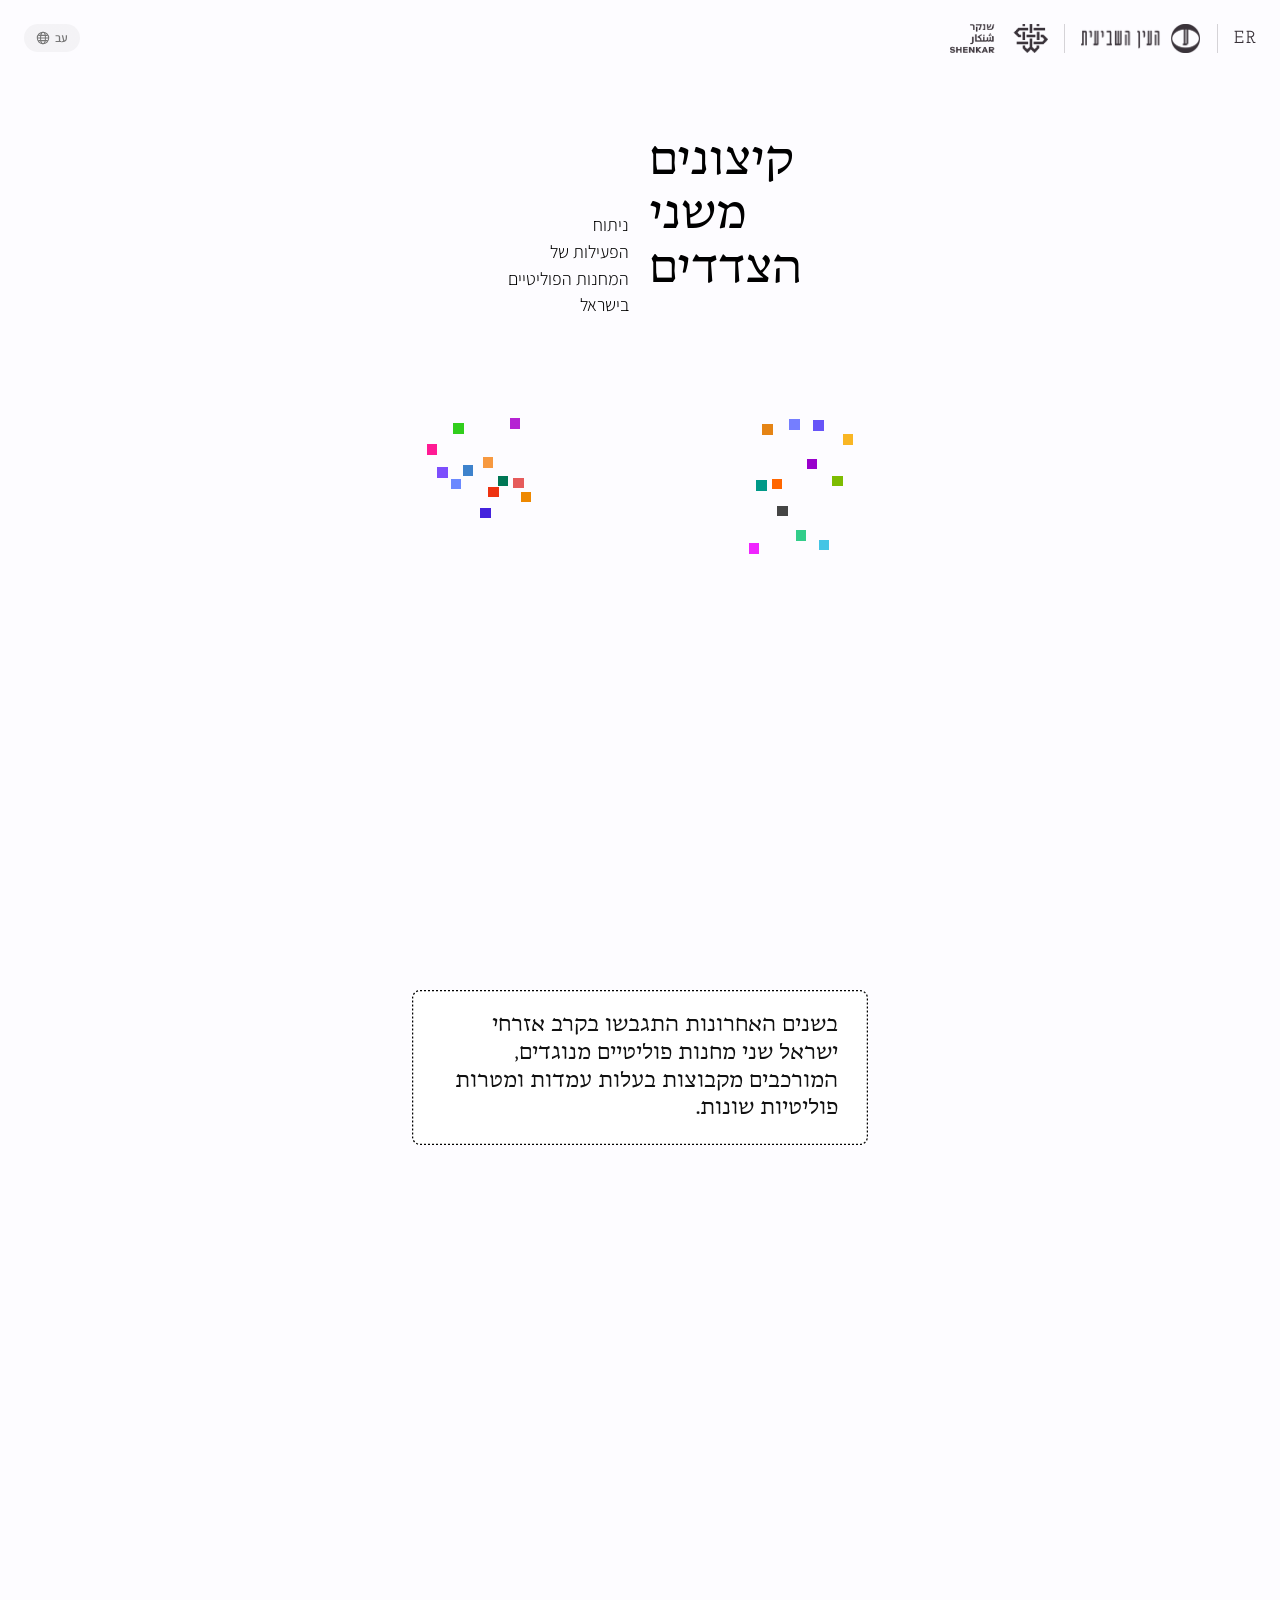
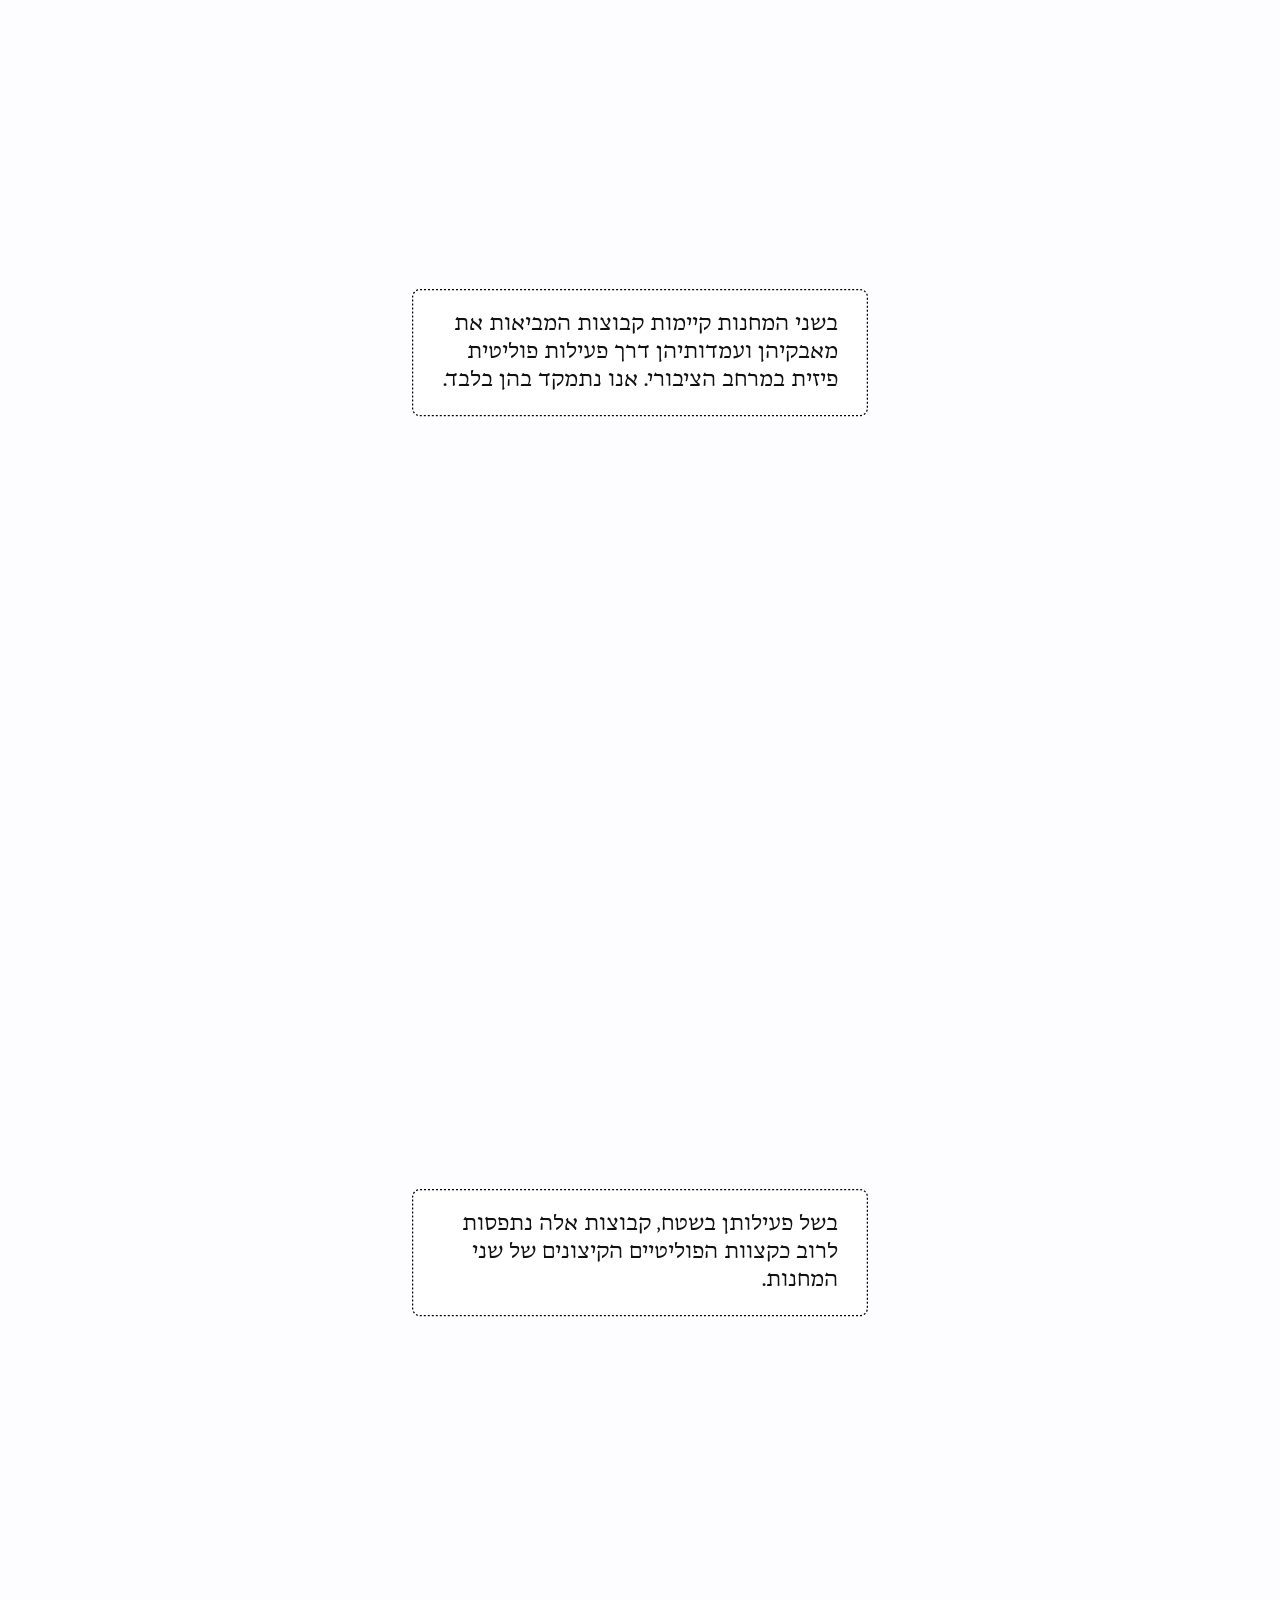
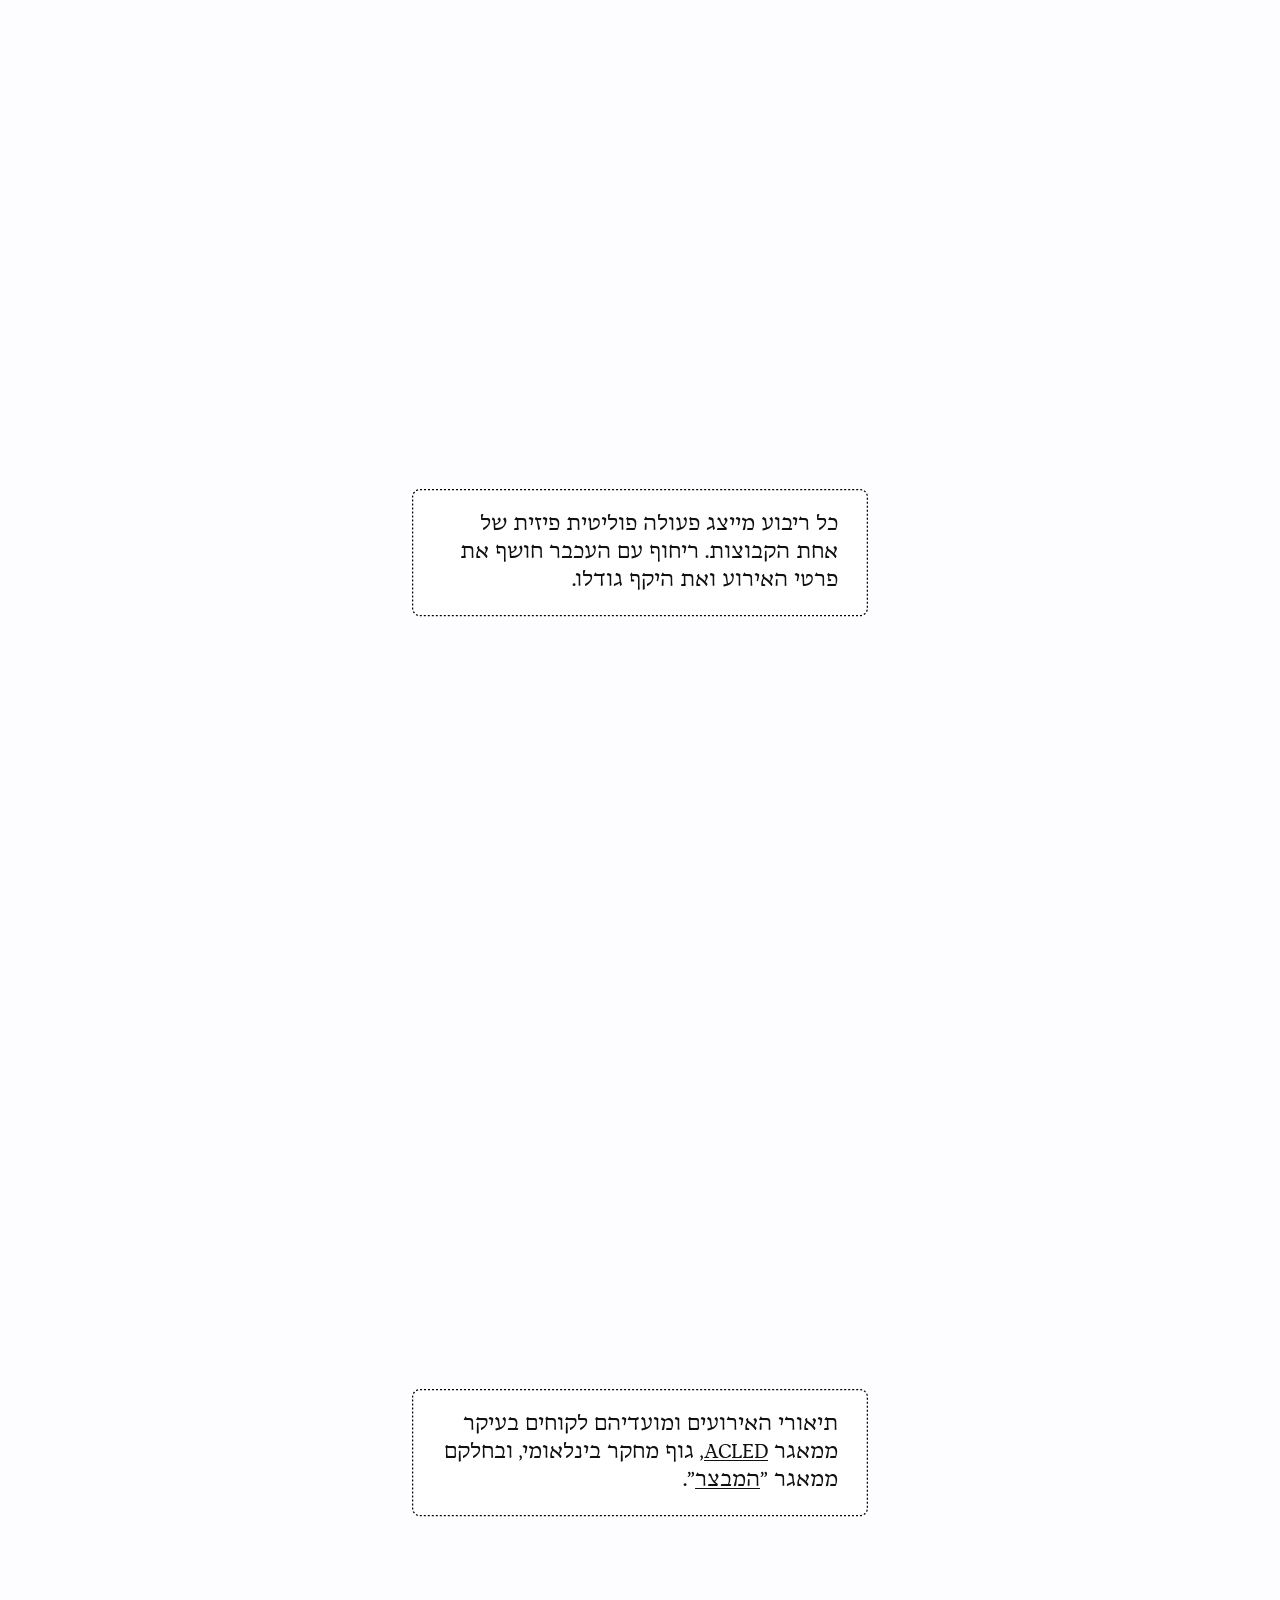
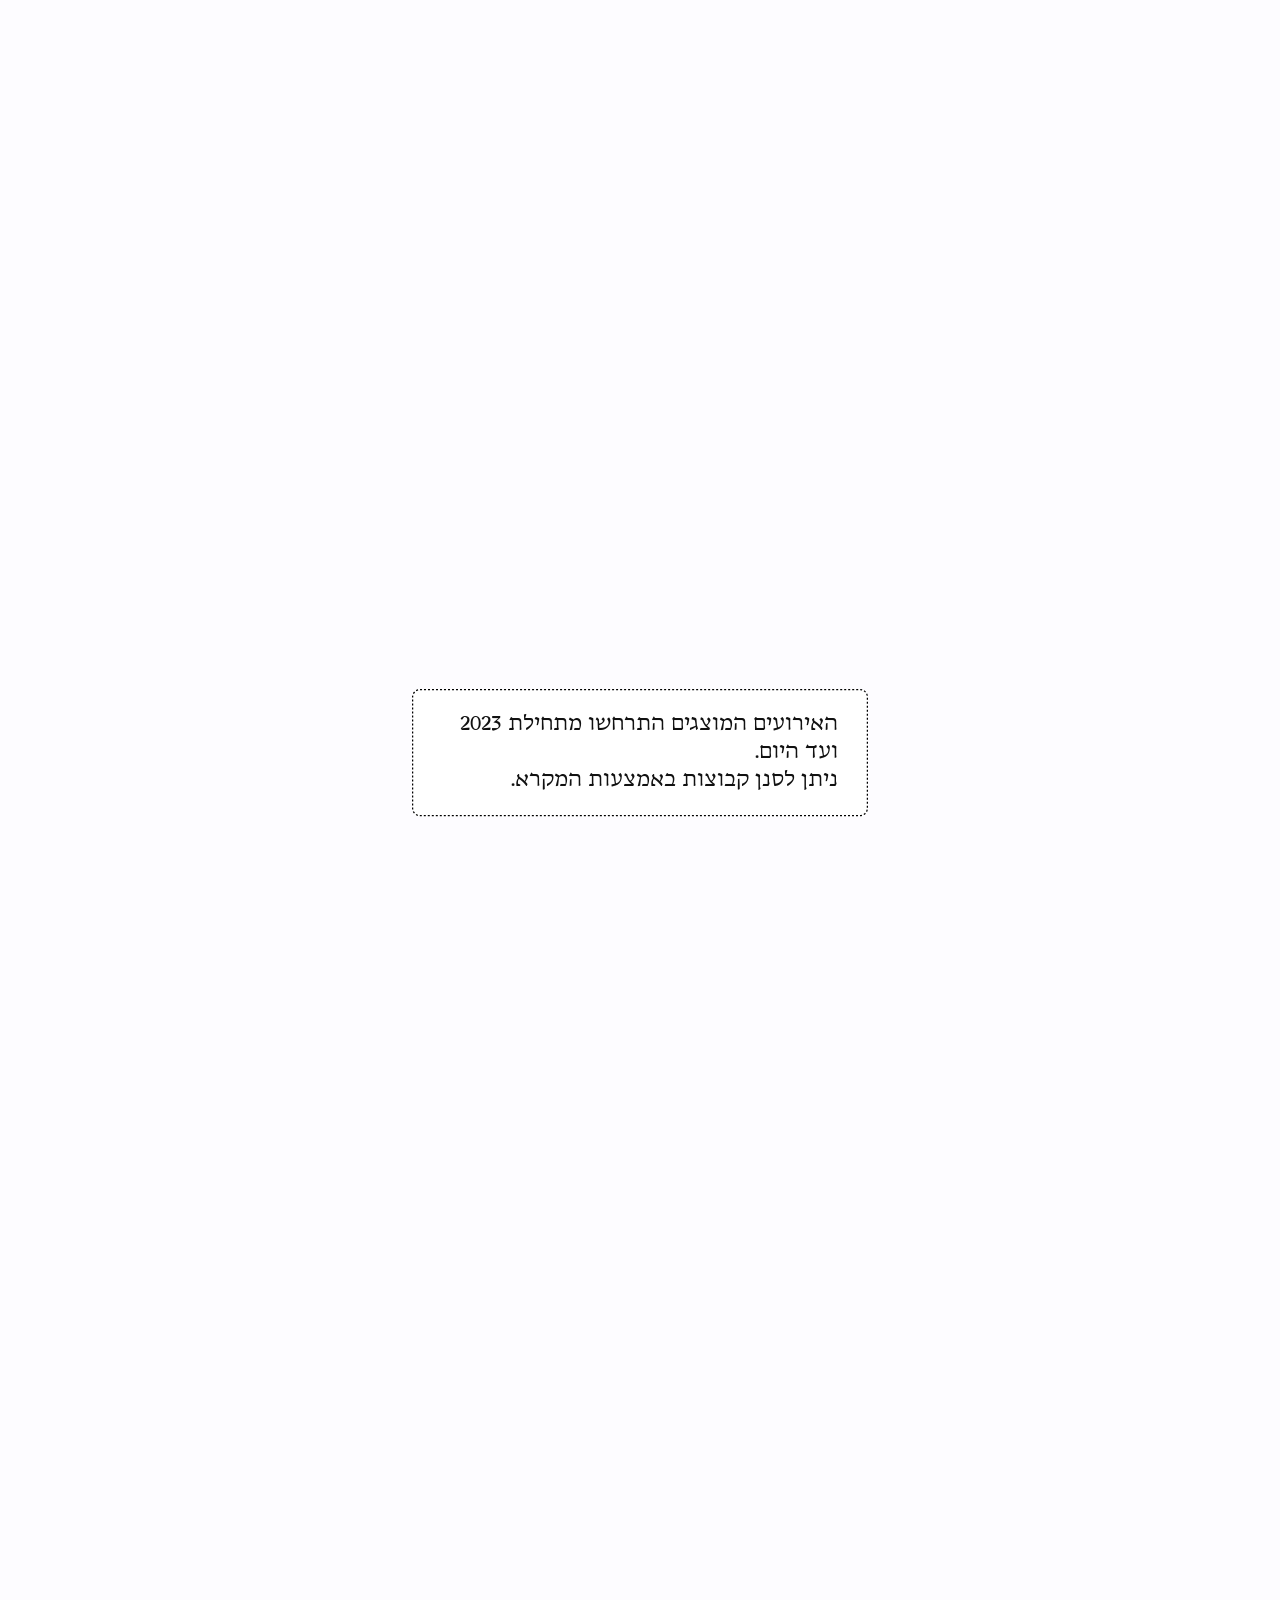
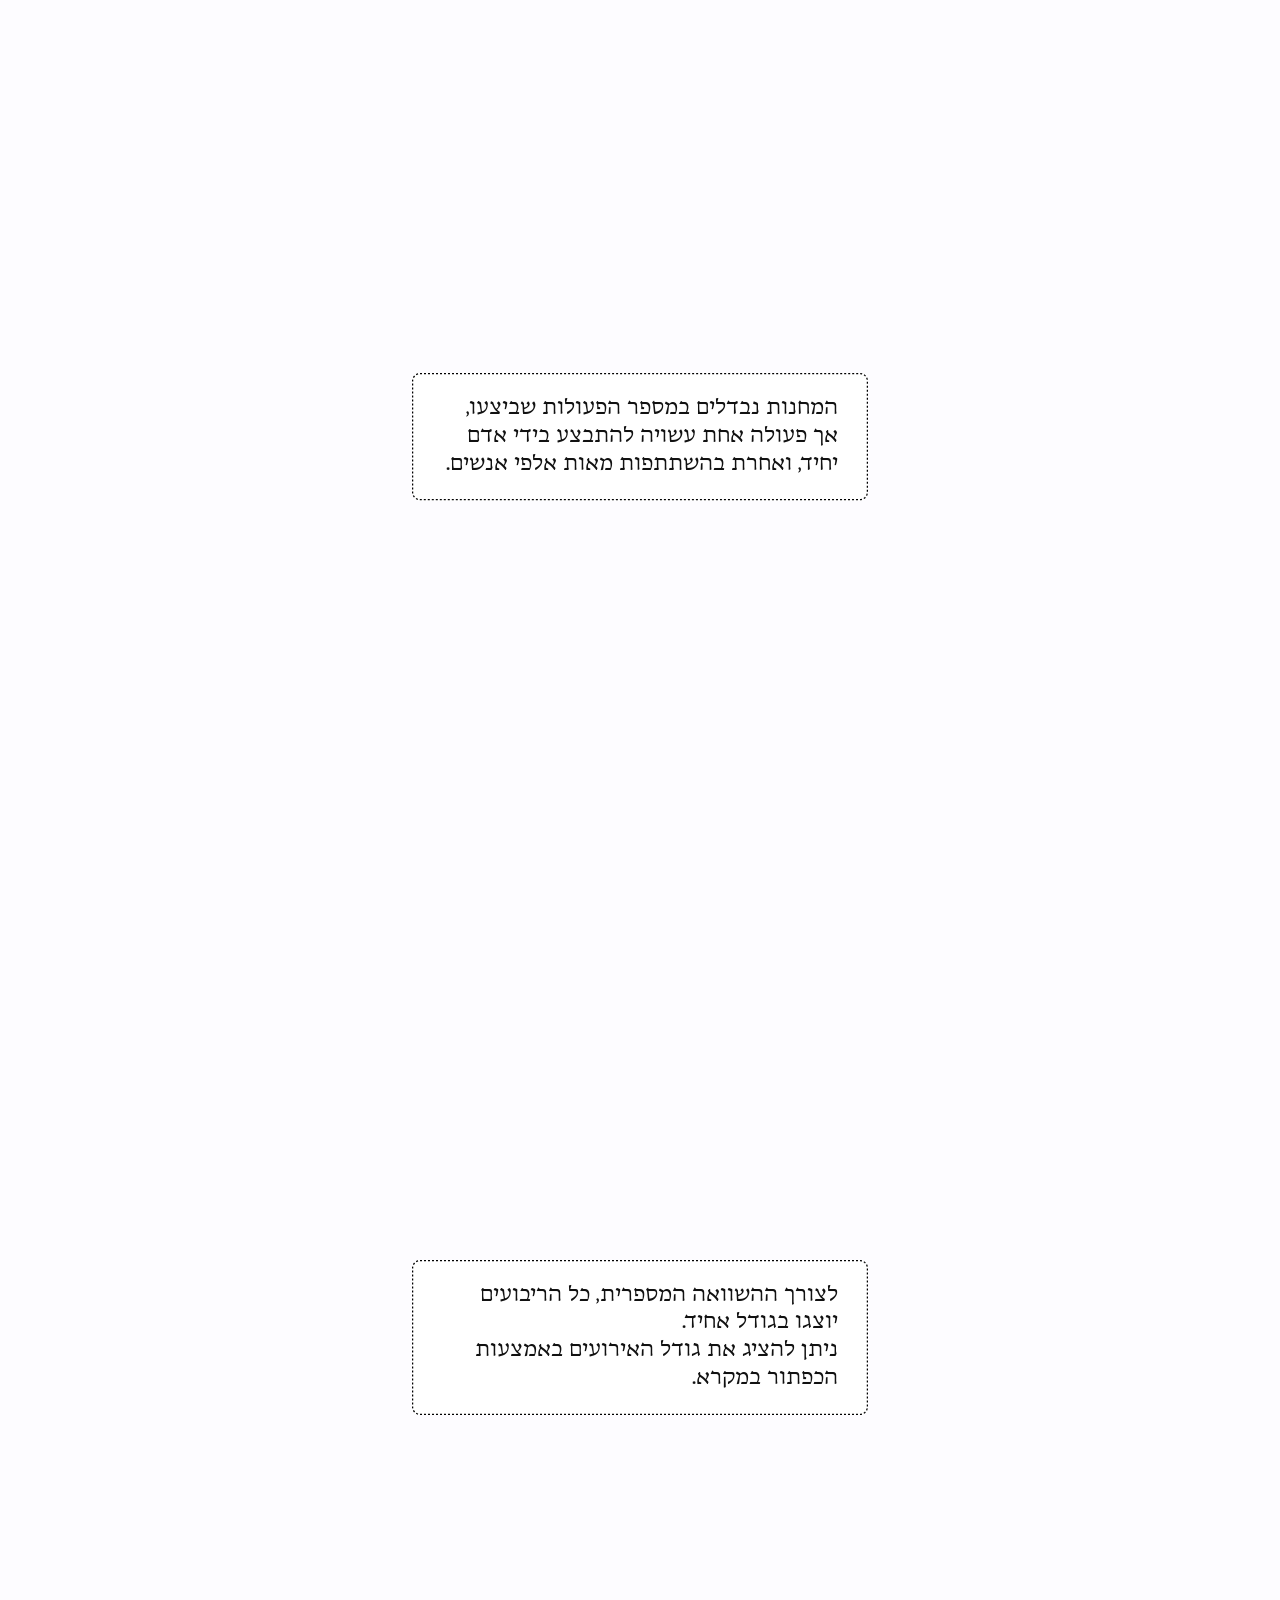
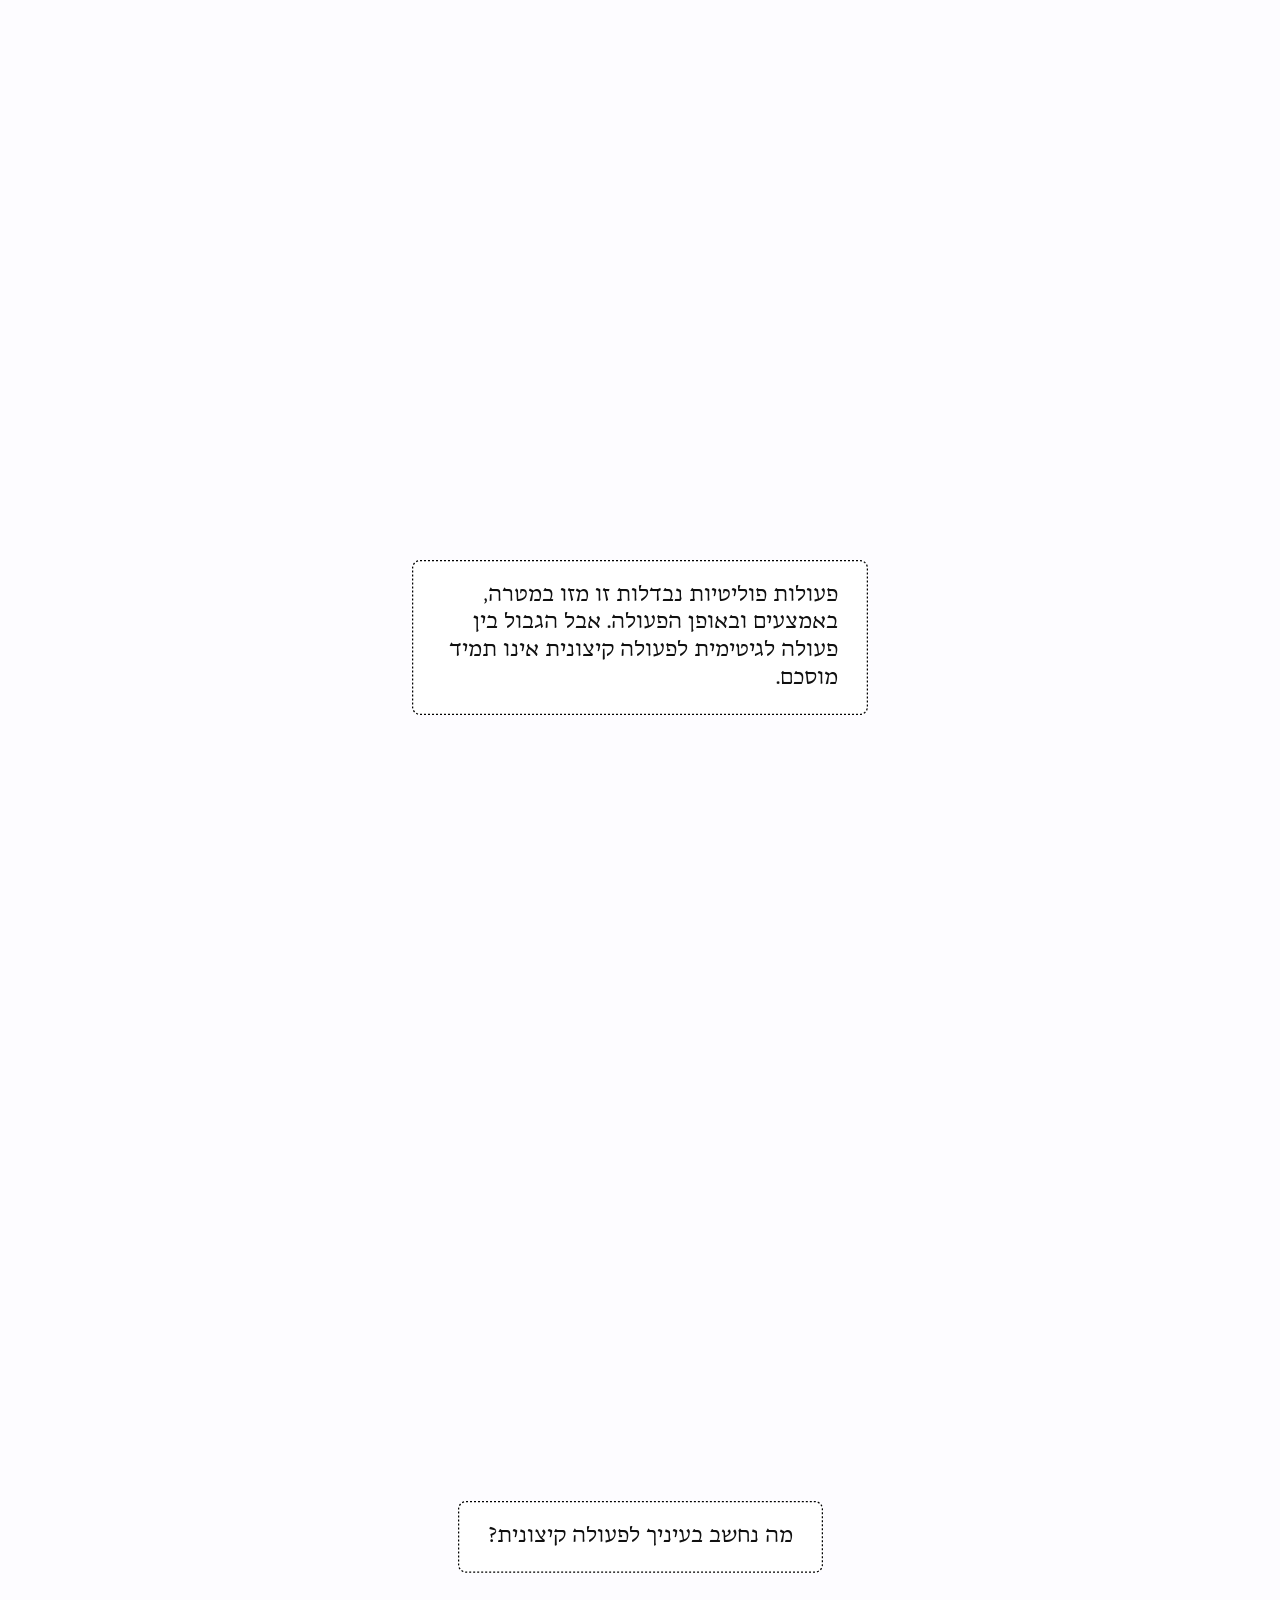
<file: index.html>
<!DOCTYPE html>
<!-- lang + dir so screen readers, braille and the caret know the page is RTL.
     The one flex row that would flip under a root RTL (.p7-scope-btn's circle)
     is pinned with `direction: ltr` in style.css. -->
<html lang="he" dir="rtl">
<head>
  <meta charset="UTF-8" />
  <meta name="viewport" content="width=device-width, initial-scale=1.0, maximum-scale=1.0, user-scalable=no" />
  <title>קיצונים משני הצדדים</title>
  <!-- SEARCH. Matches og:title/og:description below rather than restating them
       differently: the tab, the share card and the Google result should be the
       same piece. canonical is self-referencing and absolute — the piece is
       also reachable with a #hash from the share row, and that must not read as
       a second page. -->
  <meta name="description" content="אספנו אלפי פעולות פוליטיות במרחב הציבורי לאורך ארבע השנים האחרונות. קבעו בעצמכם — מי הם הקיצונים משני הצדדים? פרויקט אינטראקטיבי מאת איל רז בשיתוף העין השביעית ושנקר." />
  <link rel="canonical" href="https://both-sides.the7eye.org.il/" />
  <!-- The three language versions point at each other (absolute, like canonical);
       x-default is the Hebrew root. Identical lines on index.html, en/ and ar/. -->
  <link rel="alternate" hreflang="he" href="https://both-sides.the7eye.org.il/" />
  <link rel="alternate" hreflang="en" href="https://both-sides.the7eye.org.il/en/" />
  <link rel="alternate" hreflang="ar" href="https://both-sides.the7eye.org.il/ar/" />
  <link rel="alternate" hreflang="x-default" href="https://both-sides.the7eye.org.il/" />
  <!-- Open Graph / Twitter card — what WhatsApp, X, Facebook, LinkedIn render when
       the link is shared (the @fold15 share row relies on this). og:image must be an
       ABSOLUTE url; og-image-v15.png is a 2400×1260 (2× of the 1200×630 card): a drawn two-sided dot field with this page's title centred on it.
       Served from GitHub Pages at /both-sides-project/. -->
  <meta property="og:type" content="article" />
  <meta property="og:locale" content="he_IL" />
  <meta property="og:title" content="קיצונים משני הצדדים" />
  <meta property="og:description" content="אספנו אלפי פעולות פוליטיות במרחב הציבורי לאורך ארבע השנים האחרונות. קבעו בעצמכם - מי הם הקיצונים משני הצדדים?&#10;פרויקט אינטראקטיבי מאת איל רז בשיתוף העין השביעית ושנקר." />
  <meta property="og:url" content="https://both-sides.the7eye.org.il/" />
  <meta property="og:image" content="https://both-sides.the7eye.org.il/og-image-v15.png" />
  <meta property="og:image:width" content="2400" />
  <meta property="og:image:height" content="1260" />
  <meta property="og:image:alt" content="קיצונים משני הצדדים — ניתוח הפעילות של המחנות הפוליטיים בישראל" />
  <meta name="twitter:card" content="summary_large_image" />
  <meta name="twitter:title" content="קיצונים משני הצדדים" />
  <meta name="twitter:description" content="אספנו אלפי פעולות פוליטיות במרחב הציבורי לאורך ארבע השנים האחרונות. קבעו בעצמכם - מי הם הקיצונים משני הצדדים?&#10;פרויקט אינטראקטיבי מאת איל רז בשיתוף העין השביעית ושנקר." />
  <meta name="twitter:image" content="https://both-sides.the7eye.org.il/og-image-v15.png" />
  <link rel="icon" type="image/svg+xml" href="favicon.svg?v=2" />
  <link rel="preconnect" href="https://fonts.googleapis.com" />
  <link rel="preconnect" href="https://fonts.gstatic.com" crossorigin />
  <link href="https://fonts.googleapis.com/css2?family=Assistant:wght@300..800&family=Josefin+Slab:wght@600&display=swap" rel="stylesheet" />
  <link rel="stylesheet" href="style.css" />
</head>
<body>
  <div class="layout">
    <div class="graphic-col">
      <!-- The whole visualisation is painted here, so to assistive tech the
           canvas is one unlabelled box. role/aria-label give it at least a
           name; a real text alternative for the data is still owed. -->
      <canvas id="canvas" role="img"
              aria-label="הדמיה גרפית של אירועי מחאה בישראל, לפי מחנה, קבוצה ותאריך"></canvas>
      <!-- The canvas is one opaque box to assistive tech, so everything the
           visualisation contributes beyond the scrolling <h2> narration — the
           camp/group roster, the totals, the date range, the categories — is
           written here instead, off-screen. Built from the SAME events.json
           the canvas draws (p7BuildDataSummary at the end of initPage7,
           page7.js) rather than hardcoded, so it can't drift from the data. -->
      <section id="canvasA11ySummary" class="a11y-only" aria-label="תיאור מילולי של הנתונים"></section>
      <!-- @fold1's dot columns — fixed to the viewport so they don't scroll
           away with the rest of @fold1's content (see buildPage0AllDots in
           page1.js); faded out via js/update-groups.js once @fold2's
           title card reaches center. -->
      <div class="page0-dots-overlay" id="page0DotsOverlay" aria-hidden="true"></div>
      <!-- 10 small squares (Figma node 120:1279) that fade in at the center,
           taking the cluster's place once it settles into fold6's left
           mini-legend — see FOLD6_SQUARES_OFFSET/layoutFold6Squares in js/groups.js. -->
      <div class="fold6-squares-overlay" id="fold6SquaresOverlay" aria-hidden="true"></div>
    </div>
    <!-- Single persistent overlay for the 6 camp groups from @fold2's
         two-camp columns through @hidden-acled's mini-legend glide — one set of
         DOM nodes that's continuously repositioned/restyled as the user
         scrolls, rather than separate per-fold overlays crossfading into
         each other (see GROUPS in js/groups.js, updateGroups in js/update-groups.js).
         A direct .layout child, NOT nested in .graphic-col — same reasoning as
         the tooltips below: that column is its own stacking context, so a group
         row inside it could never climb above the מקרא bar's layer, and on
         mobile the groups have to paint OVER the legend (explicit instruction).
         It's `position: fixed; inset: 0`, so moving it out of .graphic-col
         changes nothing about where anything lands. It stays BEFORE .text-col in
         source order, which is what keeps its desktop z-index: 0 painting under
         the title cards exactly as it did from inside .graphic-col. -->
    <!-- aria-hidden: the six group rows here are visual only. Their names reach
         assistive tech through the legend FILTER buttons (.fold6-legend-filter,
         js/groups.js), which live outside this overlay, and through
         #canvasA11ySummary. -->
    <div class="groups-overlay" id="groupsOverlay" aria-hidden="true"></div>
    <!-- Dev aid: the current @foldN, the number alone, top-left. Ctrl+Shift+F
         hides/shows it (js/nav.js). A direct .layout child for the same reason
         as the tooltips below — .graphic-col traps z-index. aria-hidden: it's a
         debug readout, not content. -->
    <!-- Language switch: ONE button (globe + the current language's letters)
         that opens a drop-down of the three languages — js/lang-switch.js. The
         look is the legend note's card (compare/ pick 2026-10-03) and the rows
         wear the «הצגת גודל האירועים» ring. -->
    <!-- A disclosure, not an ARIA menu: a button + a list of links. The <nav>
         IS the positioned card (.lang-wrap), so the landmark adds no box. The
         button's aria-label starts with its visible letters (WCAG 2.5.3). -->
    <nav class="lang-wrap" id="langWrap" aria-label="שפה">
      <button type="button" class="lang-switch" id="langSwitch" aria-expanded="false" aria-controls="langMenu" aria-label="עב – בחירת שפה"><svg class="lang-switch-globe" viewBox="0 0 16 16" aria-hidden="true"><circle cx="8" cy="8" r="6.5" fill="none" stroke="currentColor" stroke-width="1.2"/><ellipse cx="8" cy="8" rx="2.8" ry="6.5" fill="none" stroke="currentColor" stroke-width="1.2"/><path d="M1.5 8h13M2.6 5h10.8M2.6 11h10.8" fill="none" stroke="currentColor" stroke-width="1.2"/></svg><span class="lang-switch-code">עב</span></button>
      <div class="lang-menu" id="langMenu" hidden>
        <div class="lang-menu-rows">
        <a class="lang-menu-row is-current" aria-current="page" tabindex="-1" href="./" lang="he" hreflang="he">עברית</a>
        <a class="lang-menu-row" href="en/" lang="en" hreflang="en">English</a>
        <a class="lang-menu-row" href="ar/" lang="ar" hreflang="ar">العربية</a>
        </div>
      </div>
    </nav>
    <!-- העין השביעית's logo, top-right; a mask-painted link (style.css, .seventh-eye). -->
    <div class="seventh-eye"><span class="seventh-eye-caption">בשיתוף</span><a class="er-mark" href="https://eyalraz.com/" target="_blank" rel="noopener" aria-label="Eyal Raz">ER</a><span class="shenkar-rule" aria-hidden="true"></span><a class="seventh-eye-mark" href="https://www.the7eye.org.il/" target="_blank" rel="noopener" aria-label="העין השביעית"></a><span class="shenkar-rule" aria-hidden="true"></span><a class="shenkar-mark" href="https://www.shenkar.ac.il/" target="_blank" rel="noopener" aria-label="שנקר"></a></div>
    <div class="fold-number-badge" id="foldNumberBadge" aria-hidden="true"></div>
    <!-- Hover tooltip for the event dots (date + Hebrew description) —
         positioned/shown by p9HoverInit (page9.js), p7HoverInit/p7InspectInit
         (page7.js) and the fold8 demo (js/update-groups.js). A direct .layout
         child, NOT nested in .graphic-col: that column is its own stacking
         context (position:fixed + z-index:0), which traps any z-index inside
         it below .text-col's full-viewport sections — on mobile that made the
         docked frame untappable, every touch landing on section#page-9. -->
    <div class="page9-tooltip" id="page9Tooltip" aria-hidden="true">
      <div class="page9-tooltip-date"></div>
      <div class="page9-tooltip-desc"></div>
    </div>
    <!-- Hover tooltip for a category pill in #page-13's (@fold12) tray (#page9ZoneBelow
         only — see p9CategoryTooltipInit in page9.js). Same reasoning as
         #page9Tooltip above: a direct .layout child, not nested in
         .graphic-col, so its z-index actually stacks above .text-col's tray/
         dashed box instead of losing to them regardless of its own z-index
         (.graphic-col's own stacking context traps any z-index inside it).
         The arrow is a separate element from the box but shares the parent's
         single drop-shadow (style.css), so the two read as one shape instead
         of two overlapping shadows. -->
    <div class="page9-cat-tooltip" id="page9CatTooltip" aria-hidden="true">
      <div class="page9-cat-tooltip-desc"></div>
      <div class="page9-cat-tooltip-arrow"></div>
    </div>
    <!-- The fold6 source-credit note (js/groups.js: fold6NoteEl) is reparented
         into this layer at init instead of staying inside .groups-overlay —
         same reasoning as #page9CatTooltip above: a direct
         .layout child, not nested in .graphic-col, so its z-index actually
         stacks above .text-col instead of losing to it regardless of its
         own z-index (.graphic-col traps any z-index inside it). Without
         this, the ACLED link inside the note was unclickable.
         NOT aria-hidden: the note's text and its three links are real content.
         Its decorative pieces (card, rule) carry aria-hidden themselves, and the
         layer is `inert` whenever the note isn't on screen (js/groups.js,
         fold6NoteLayerSyncInert), so its links are never invisible tab stops. -->
    <div class="fold6-note-layer" id="fold6NoteLayer"></div>
    <!-- Mobile-only מקרא legend bar (js/groups.js builds its contents). It gets
         its OWN layer rather than sharing #fold6NoteLayer above, because that
         one is pointer-events:none — fine for a credit line, fatal for a button that has to be tappable and reachable
         by assistive tech. Same direct-.layout-child trick for the z-index. -->
    <div class="fold6-mlegend-layer" id="fold6MobileLegendLayer"></div>
    <!-- <main>: the scrolling story is the page's main landmark. -->
    <main class="text-col" id="textCol">
      <section class="text-section" data-page="0" id="page-0">
        <div class="page0-overlay">
          <h1 class="page0-title">קיצונים משני הצדדים</h1>
          <p class="page0-subtitle">ניתוח<br />הפעילות של<br />המחנות הפוליטיים<br />בישראל</p>
        </div>
      </section>
      <section class="text-section" data-page="1" id="page-1">
        <div class="section-text text-card">
          <h2 class="section-title text-card-frame">בשנים האחרונות התגבשו בקרב אזרחי ישראל שני מחנות פוליטיים מנוגדים, המורכבים מקבוצות בעלות עמדות ומטרות פוליטיות שונות.</h2>
        </div>
      </section>
      <section class="text-section" data-page="2" id="page-2">
        <div class="section-text text-card">
          <h2 class="section-title text-card-frame">בשני המחנות קיימות קבוצות המביאות את מאבקיהן ועמדותיהן דרך פעילות פוליטית פיזית במרחב הציבורי. אנו נתמקד בהן בלבד.</h2>
        </div>
      </section>
      <section class="text-section" data-page="3" id="page-3">
        <div class="section-text text-card">
          <h2 class="section-title text-card-frame">בשל פעילותן בשטח, קבוצות אלה נתפסות לרוב כקצוות הפוליטיים הקיצונים של שני המחנות.</h2>
        </div>
      </section>
      <section class="text-section" data-page="4" id="page-4">
        <div class="section-text text-card">
          <h2 class="section-title text-card-frame">כל ריבוע מייצג פעולה פוליטית פיזית של אחת הקבוצות. <span class="copy-desktop">ריחוף עם העכבר חושף את פרטי האירוע ואת היקף גודלו.</span><span class="copy-mobile">לחיצה ממושכת על ריבוע חושפת את פרטי האירוע ואת היקף גודלו.</span></h2>
        </div>
      </section>
      <section class="text-section" data-page="5" id="page-5" hidden>
        <div class="section-text text-card">
          <h2 class="section-title text-card-frame">הנתונים לקוחים מגוף המחקר הבינלאומי <a class="latin-acronym card-link" href="https://acleddata.com/" target="_blank" rel="noopener">ACLED</a>, המתעד וממפה אירועי מחאה ואלימות פוליטית על בסיס דיווחים מכלי תקשורת ומקורות מקומיים<span class="copy-desktop">.</span><span class="copy-mobile"> - פרטים במקרא.</span></h2>
        </div>
      </section>
      <section class="text-section" data-page="6" id="page-6" hidden>
        <div class="section-text text-card">
          <!-- @hidden-hover is the one card whose copy differs by input device: desktop
             hovers, a phone presses and holds. Two spans swapped by the 600px
             breakpoint (.copy-desktop / .copy-mobile, style.css) rather than
             JS — the hidden one is display:none, so .text-card-frame's
             width: fit-content still measures only the visible copy. -->
        <h2 class="section-title text-card-frame"><span class="copy-desktop">ריחוף העכבר מעל ריבוע חושף את תיאור הפעולה וממחיש את סדר גודלה.</span><span class="copy-mobile">לחצו והחזיקו את האצבע על ריבוע כדי לחשוף את תיאור הפעולה ולראות את סדר גודלה.</span></h2>
        </div>
      </section>
      <section class="text-section" data-page="7" id="page-7">
        <div class="section-text text-card">
          <h2 class="section-title text-card-frame">תיאורי האירועים ומועדיהם לקוחים בעיקר ממאגר <a class="latin-acronym card-link" href="https://acleddata.com/" target="_blank" rel="noopener">ACLED</a>, גוף מחקר בינלאומי, ובחלקם ממאגר ״<a class="card-link" href="https://www.zman.co.il/726358/" target="_blank" rel="noopener">המבצר</a>״.</h2>
        </div>
      </section>
      <section class="text-section" data-page="8" id="page-8">
        <div class="section-text text-card">
          <h2 class="section-title text-card-frame">האירועים המוצגים התרחשו מתחילת 2023 ועד היום.<br>ניתן לסנן קבוצות באמצעות המקרא.</h2>
        </div>
      </section>
      <section class="text-section page7-scrub" data-page="9" id="page-9"></section>
      <!-- @fold9: the size grid. Arriving here fires p7SizeGridSet(true)
           (p7SizeGridOnPage, page7.js) — the timeline undraws and every dot on
           screen grows to its crowd tier and re-packs. -->
      <section class="text-section" data-page="10" id="page-10">
        <div class="section-text text-card">
          <h2 class="section-title text-card-frame">המחנות נבדלים במספר הפעולות שביצעו, אך פעולה אחת עשויה להתבצע בידי אדם יחיד, ואחרת בהשתתפות מאות אלפי אנשים.</h2>
        </div>
      </section>
      <!-- @fold10: every square SIZES DOWN to one uniform cell where it
           stands, and then the whole field FLIES to page9's legit zone —
           @fold9's morph played backwards, but landing in the legit grid
           instead of back on the timeline (fold11SizeApply, js/groups.js).
           Its PAGES slot (10) is drawPage8, the bridge glide — the SAME draw
           function @fold11 uses — because this fold owns the glide now, so
           @fold11 simply arrives with it already at rest. -->
      <section class="text-section" data-page="11" id="page-11">
        <div class="section-text text-card">
          <h2 class="section-title text-card-frame">לצורך ההשוואה המספרית, כל הריבועים יוצגו בגודל אחיד.<br>ניתן להציג את גודל האירועים באמצעות הכפתור במקרא.</h2>
        </div>
      </section>
      <section class="text-section" data-page="12" id="page-12">
        <div class="section-text text-card">
          <h2 class="section-title text-card-frame">פעולות פוליטיות נבדלות זו מזו במטרה, באמצעים ובאופן הפעולה. אבל הגבול בין פעולה לגיטימית לפעולה קיצונית אינו תמיד מוסכם.</h2>
        </div>
      </section>
      <section class="text-section page9-panel" data-page="13" id="page-13">
        <div class="page9-title-row">
          <div class="section-text text-card">
            <!-- Mobile gets its own, shorter headline — the same .copy-desktop /
                 .copy-mobile span pair @hidden-hover uses. Mobile's gesture is "mark the
                 extreme ones", not "sort both piles", so the two-clause desktop
                 question asks more than the fold delivers there (and wraps to
                 three lines on a phone). -->
            <h2 class="section-title text-card-frame"><span class="copy-desktop">מה נחשב בעיניך לפעולה קיצונית?</span><span class="copy-mobile">מהי פעולה קיצונית בעיניכם?</span></h2>
            <p class="page9-header-subtitle">גררו סוגי פעולות הנחשבות קיצוניות בעיניכם</p>
          </div>
        </div>
        <div class="page9-sticky">
          <div class="page9-header"></div>
          <div class="page9-zone-wrap-extreme">
            <div class="page9-zone" id="page9ZoneAbove" data-zone="above"></div>
          </div>
          <div class="page9-tray">
            <p class="page9-tray-title">סוגי פעולות</p>
            <div class="page9-tray-divider"></div>
<div class="page9-zone" id="page9ZoneBelow" data-zone="below"></div>
          </div>
        </div>
      </section>
      <!-- @fold13 — the closing statement. The scroll gate (p13GateMax) and the
           drag-panel fade-out (fold13ScrollT) key off #page-14, and the
           gate-hidden toggle off its .page12-sticky-center, so this section
           carries that wrapper; the share block (@fold15, #page-16) and the
           credits card (@fold16, #page-17) follow it. The extreme dots' morph
           to freeform (checkFold13) is watched on this wrapper at its 0.5
           crossing. This wrapper is made position:static in style.css. -->
      <section class="text-section" data-page="14" id="page-14">
        <div class="page12-sticky-center">
          <div class="section-text text-card">
            <h2 class="section-title text-card-frame">נורמות פוליטיות רבות נפרצו כאן לאורך ארבע השנים האחרונות. את ההקצנה יש לבחון, לבקר ולאכוף באופן שקול מכל צידי המפה.&#x200F;</h2>
          </div>
        </div>
        <!-- The closing statement continues as three more house title
             blocks, each centred in its own 100vh run (.page13-follow). Inside #page-14
             so no fold ids shift; card 1 above stays the section's first
             .text-card-frame, which p12SpacingFit solves the wrapper from. -->
        <div class="page13-follow">
          <div class="section-text text-card">
            <h2 class="section-title text-card-frame">אזרחי ישראל ימשיכו להיות מעורבים פוליטית גם הרבה מעבר למערכת הבחירות הקרובה. אך באיזה אופן?&#x200F;</h2>
          </div>
        </div>
        <div class="page13-follow">
          <div class="section-text text-card">
            <h2 class="section-title text-card-frame">האם הממשלה הבאה תשכיל להיות קשובה לרחשי הציבור, לאכוף את החוק ולהפוך את המגמה המסוכנת? או האם היא תנצל את כוחה לאכיפה בררנית? או אף תעודד הקצנה נוספת?&#x200F;</h2>
          </div>
        </div>
        <div class="page13-follow">
          <div class="section-text text-card">
            <h2 class="section-title text-card-frame">ומה איתך? כיצד יעצבו הבחירות שלך - בקלפי ומחוצה לו - את התרבות הפוליטית הישראלית בשנים הבאות?&#x200F;</h2>
          </div>
        </div>
      </section>
      <!-- @fold14 — the partner credit: an ordinary house fold (100vh, card
           centred) between the closing statement and the share block. The logo
           is the same mask artwork as the corner link (.seventh-eye), inline in
           the title. -->
      <section class="text-section" data-page="15" id="page-15">
        <div class="section-text text-card">
          <h2 class="section-title text-card-frame partner-title"><span class="partner-text">הפרויקט נוצר על ידי <a class="card-link" href="https://eyalraz.com/" target="_blank" rel="noopener">איל רז</a>,<br>בשיתוף</span> <span class="partner-head">הפרויקט נוצר על ידי</span><span class="partner-logos"><a class="partner-er" href="https://eyalraz.com/" target="_blank" rel="noopener" aria-label="Eyal Raz">ER</a><span class="partner-rule" aria-hidden="true"></span><a class="partner-logo" href="https://www.the7eye.org.il/" target="_blank" rel="noopener" aria-label="העין השביעית"></a><span class="partner-rule" aria-hidden="true"></span><a class="partner-logo-shenkar" href="https://www.shenkar.ac.il/" target="_blank" rel="noopener" aria-label="שנקר"></a></span></h2>
        </div>
      </section>
      <!-- @fold15 — the share block: its own title block between the closing
           statement and the outro (moved out of the outro card). The links get
           their real hrefs from p12ShareInit (page12.js) at load. -->
      <section class="text-section" data-page="16" id="page-16">
        <div class="section-text text-card">
          <div class="text-card-frame page12-share-card">
            <h2 class="section-title">שתפו עם אחרים</h2>
            <div class="page12-share is-outline" id="page12Share">
              <a class="page12-share-btn" data-share="whatsapp" data-tip="WhatsApp" aria-label="WhatsApp" href="#" target="_blank" rel="noopener"><svg viewBox="0 0 24 24" aria-hidden="true"><path fill="currentColor" d="M17.472 14.382c-.297-.149-1.758-.867-2.03-.967-.273-.099-.471-.148-.67.15-.197.297-.767.966-.94 1.164-.173.199-.347.223-.644.075-.297-.15-1.255-.463-2.39-1.475-.883-.788-1.48-1.761-1.653-2.059-.173-.297-.018-.458.13-.606.134-.133.298-.347.446-.52.149-.174.198-.298.298-.497.099-.198.05-.371-.025-.52-.075-.149-.669-1.612-.916-2.207-.242-.579-.487-.5-.669-.51-.173-.008-.371-.01-.57-.01-.198 0-.52.074-.792.372-.272.297-1.04 1.016-1.04 2.479 0 1.462 1.065 2.875 1.213 3.074.149.198 2.096 3.2 5.077 4.487.709.306 1.262.489 1.694.625.712.227 1.36.195 1.871.118.571-.085 1.758-.719 2.006-1.413.248-.694.248-1.289.173-1.413-.074-.124-.272-.198-.57-.347m-5.421 7.403h-.004a9.87 9.87 0 01-5.031-1.378l-.361-.214-3.741.982.998-3.648-.235-.374a9.86 9.86 0 01-1.51-5.26c.001-5.45 4.436-9.884 9.888-9.884 2.64 0 5.122 1.03 6.988 2.898a9.825 9.825 0 012.893 6.994c-.003 5.45-4.437 9.884-9.885 9.884m8.413-18.297A11.815 11.815 0 0012.05 0C5.495 0 .16 5.335.157 11.892c0 2.096.547 4.142 1.588 5.945L.057 24l6.305-1.654a11.882 11.882 0 005.683 1.448h.005c6.554 0 11.89-5.335 11.893-11.893a11.821 11.821 0 00-3.48-8.413Z"/></svg></a>
              <a class="page12-share-btn" data-share="x" data-tip="X" aria-label="X" href="#" target="_blank" rel="noopener"><svg viewBox="0 0 24 24" aria-hidden="true"><path fill="currentColor" d="M18.901 1.153h3.68l-8.04 9.19L24 22.846h-7.406l-5.8-7.584-6.638 7.584H.474l8.6-9.83L0 1.154h7.594l5.243 6.932ZM17.61 20.644h2.039L6.486 3.24H4.298Z"/></svg></a>
              <a class="page12-share-btn" data-share="facebook" data-tip="Facebook" aria-label="Facebook" href="#" target="_blank" rel="noopener"><svg viewBox="0 0 24 24" aria-hidden="true"><path fill="currentColor" d="M9.101 23.691v-7.98H6.627v-3.667h2.474v-1.58c0-4.085 1.848-5.978 5.858-5.978.401 0 .955.042 1.468.103a8.68 8.68 0 0 1 1.141.195v3.325a8.623 8.623 0 0 0-.653-.036 26.805 26.805 0 0 0-.733-.009c-.707 0-1.259.096-1.675.309a1.686 1.686 0 0 0-.679.622c-.258.42-.374.995-.374 1.752v1.297h3.919l-.386 2.103-.287 1.564h-3.246v8.245C19.396 23.238 24 18.179 24 12.044c0-6.627-5.373-12-12-12s-12 5.373-12 12c0 5.628 3.874 10.35 9.101 11.647Z"/></svg></a>
              <a class="page12-share-btn" data-share="linkedin" data-tip="LinkedIn" aria-label="LinkedIn" href="#" target="_blank" rel="noopener"><svg viewBox="0 0 24 24" aria-hidden="true"><path fill="currentColor" d="M20.447 20.452h-3.554v-5.569c0-1.328-.027-3.037-1.852-3.037-1.853 0-2.136 1.445-2.136 2.939v5.667H9.351V9h3.414v1.561h.046c.477-.9 1.637-1.85 3.37-1.85 3.601 0 4.267 2.37 4.267 5.455v6.286zM5.337 7.433c-1.144 0-2.063-.926-2.063-2.065 0-1.138.92-2.063 2.063-2.063 1.14 0 2.064.925 2.064 2.063 0 1.139-.925 2.065-2.064 2.065zm1.782 13.019H3.555V9h3.564v11.452zM22.225 0H1.771C.792 0 0 .774 0 1.729v20.542C0 23.227.792 24 1.771 24h20.451C23.2 24 24 23.227 24 22.271V1.729C24 .774 23.2 0 22.222 0h.003z"/></svg></a>
              <button class="page12-share-btn" type="button" data-share="copy" data-tip="העתקת קישור" aria-label="העתקת קישור"><svg class="page12-share-ico-link" viewBox="0 0 24 24" aria-hidden="true"><path fill="none" stroke="currentColor" stroke-width="2.2" stroke-linecap="round" stroke-linejoin="round" d="M10 14a4.5 4.5 0 0 0 6.4 0l3.3-3.3a4.5 4.5 0 0 0-6.4-6.4L12 5.6M14 10a4.5 4.5 0 0 0-6.4 0l-3.3 3.3a4.5 4.5 0 0 0 6.4 6.4l1.3-1.3"/></svg><svg class="page12-share-ico-done" viewBox="0 0 24 24" aria-hidden="true"><path fill="none" stroke="currentColor" stroke-width="2.6" stroke-linecap="round" stroke-linejoin="round" d="M5 12.5l4.5 4.5L19 7.5"/></svg></button>
            </div>
          </div>
        </div>
      </section>
      <!-- @fold16 — the outro/credits card. -->
      <section class="text-section" data-page="17" id="page-17">
        <div class="page12-sticky-center">
          <div class="section-text text-card">
            <div class="text-card-frame page12-card">
              <h2 class="section-title page12-title">קיצונים משני הצדדים</h2>
              <div class="page12-body" dir="rtl">
                <p class="page12-body-heading" role="heading" aria-level="3">נתונים ושיטת עבודה</p>
                <p>המאגר שמאחורי הפרויקט כולל פעולות פוליטיות שביצעו אזרחי ישראל במרחב הציבורי, בישראל ובשטחים, מתחילת 2023: הפגנות, חסימות כבישים, עימותים, תקיפות, פגיעה ברכוש, ניכוס שטח ופעולות דומות. אמירות, פוסטים והצהרות שלא לוו בפעולה בשטח לא נכללו.</p>
                <p>תיאורי האירועים ומועדיהם לקוחים ממאגר <a class="card-link" href="https://acleddata.com/" target="_blank" rel="noopener">ACLED</a>, גוף מחקר בינלאומי המתעד מחאה ואלימות פוליטית על בסיס דיווחי תקשורת ומקורות מקומיים, ומיומן אלימות המתנחלים של ״<a class="card-link" href="https://www.zman.co.il/fortress/" target="_blank" rel="noopener">המבצר</a>״; אירוע שמופיע בשני המקורות נספר פעם אחת. השיוך לקבוצה, סיווג הפעולה והערכת גודל הקהל הופקו מתוך התיאורים במסגרת הפרויקט. התיאורים נערכו וקוצרו, ותיאורי ACLED תורגמו לעברית, תוך שמירה על העובדות ועל ההקשר שבו התרחשו האירועים.</p>
                <p>כל אירוע שויך לקבוצה שביצעה את הפעולה המרכזית בו, לא לנפגעים ולא לכוחות הביטחון שהגיבו. כשהקבוצה ביצעה כמה פעולות, האירוע סווג לפי הפעולה החמורה ביותר, במדרג של עשרה סוגי פעולה שנבנה במסגרת הפרויקט בהסתמך על מדדי חומרה קיימים. השיוך, הסיווג והתרגום נעשו בעזרת מודלי שפה של OpenAI, לפי הנחיות שנכתבו לפרויקט ושוכללו בסבבים רבים של בדיקה ותיקון ידני.</p>
                <p>החלוקה לקבוצות פוליטיות נועדה לאפשר השוואה בין דפוסי פעולה של מחנות שונים, אך היא אינה מניחה שכל חברי הקבוצה פועלים באותו אופן או מחזיקים באותן עמדות. חשוב לציין גם שהמאגר משקף את מה שדווח, לא את כל מה שהתרחש, וסיווג של אירועים פוליטיים אינו תמיד חד־משמעי.</p>
                <p><a class="card-link" href="methodology.html" target="_blank" rel="noopener">שיטת העבודה המלאה</a>: המקורות, כללי הבחירה, הסיווג, התרגום, איתור הכפילויות והנחיות המודלים במלואן.</p>
                <p>מצאתם טעות? כתבו לנו ל־<a class="card-link" href="mailto:extremists.on.both.sides@gmail.com">extremists.on.both.sides@gmail.com</a>, ציינו את תאריך האירוע, הקבוצה שאליה שויך והתיקון הנדרש.</p>
              </div>
              <p class="page12-credits">מחקר, עיצוב ופיתוח: איל רז (<a href="https://eyalraz.com/" target="_blank" rel="noopener">eyalraz.com</a>)<br>ליווי, הנחייה והכוונה: מושון זר־אביב<br>ייעוץ עיתונאי: אורן פרסיקו<br>תודה לרקפת כנען, בית הספר לתקשורת חזותית שנקר, <a href="https://www.shenkar.ac.il/" target="_blank" rel="noopener">שנקר - הנדסה. עיצוב. אמנות.</a><br>תודה לצוות <a href="https://www.zman.co.il/fortress/" target="_blank" rel="noopener">המבצר</a> · ענת סרגוסטי, מיקי רוזנטל, אמיר שפרלינג, רונית אנטלר ואחרים<br>מסד נתונים: <a href="https://acleddata.com/" target="_blank" rel="noopener">ACLED</a>, <a href="https://www.zman.co.il/fortress/" target="_blank" rel="noopener">המבצר</a></p>
              </div>
            </div>
          </div>
      </section>
    </main>
  </div>

  <script src="js/i18n.js"></script>
  <script src="squareboundingbox.js"></script>
  <script src="page1.js"></script>
  <script src="page7.js"></script>
  <script src="page8.js"></script>
  <script src="page9.js"></script>
  <script src="page12.js"></script>
  <script src="js/core.js"></script>
  <script src="js/nav.js"></script>
  <script src="js/lang-switch.js"></script>
  <script src="js/fold1-intro.js"></script>
  <script src="js/page7-scrub.js"></script>
  <script src="js/fold8-tooltip.js"></script>
  <script src="js/groups.js"></script>
  <script src="js/update-groups.js"></script>
  <script src="js/page8-9-scroll.js"></script>
  <script src="js/fold11.js"></script>
  <script src="js/bootstrap.js"></script>
  <script src="reload.js"></script>
</body>
</html>
</file>
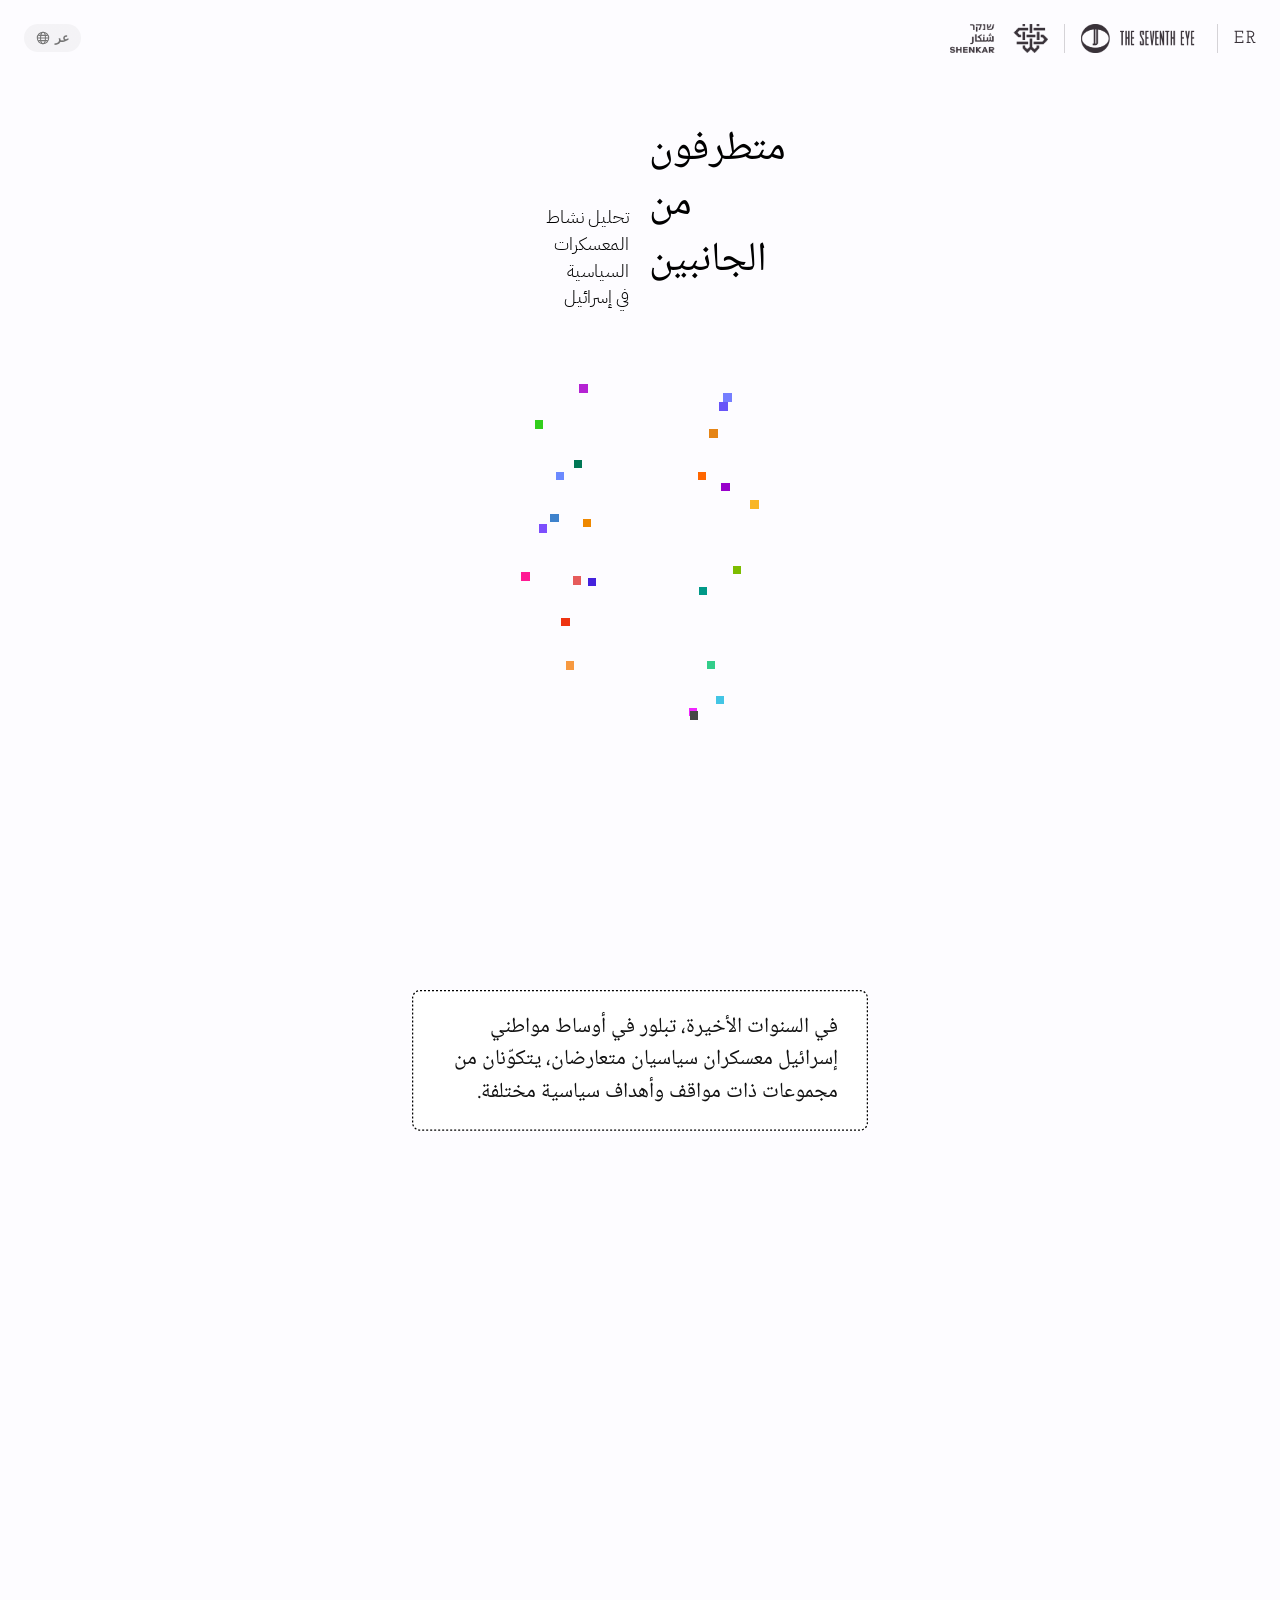
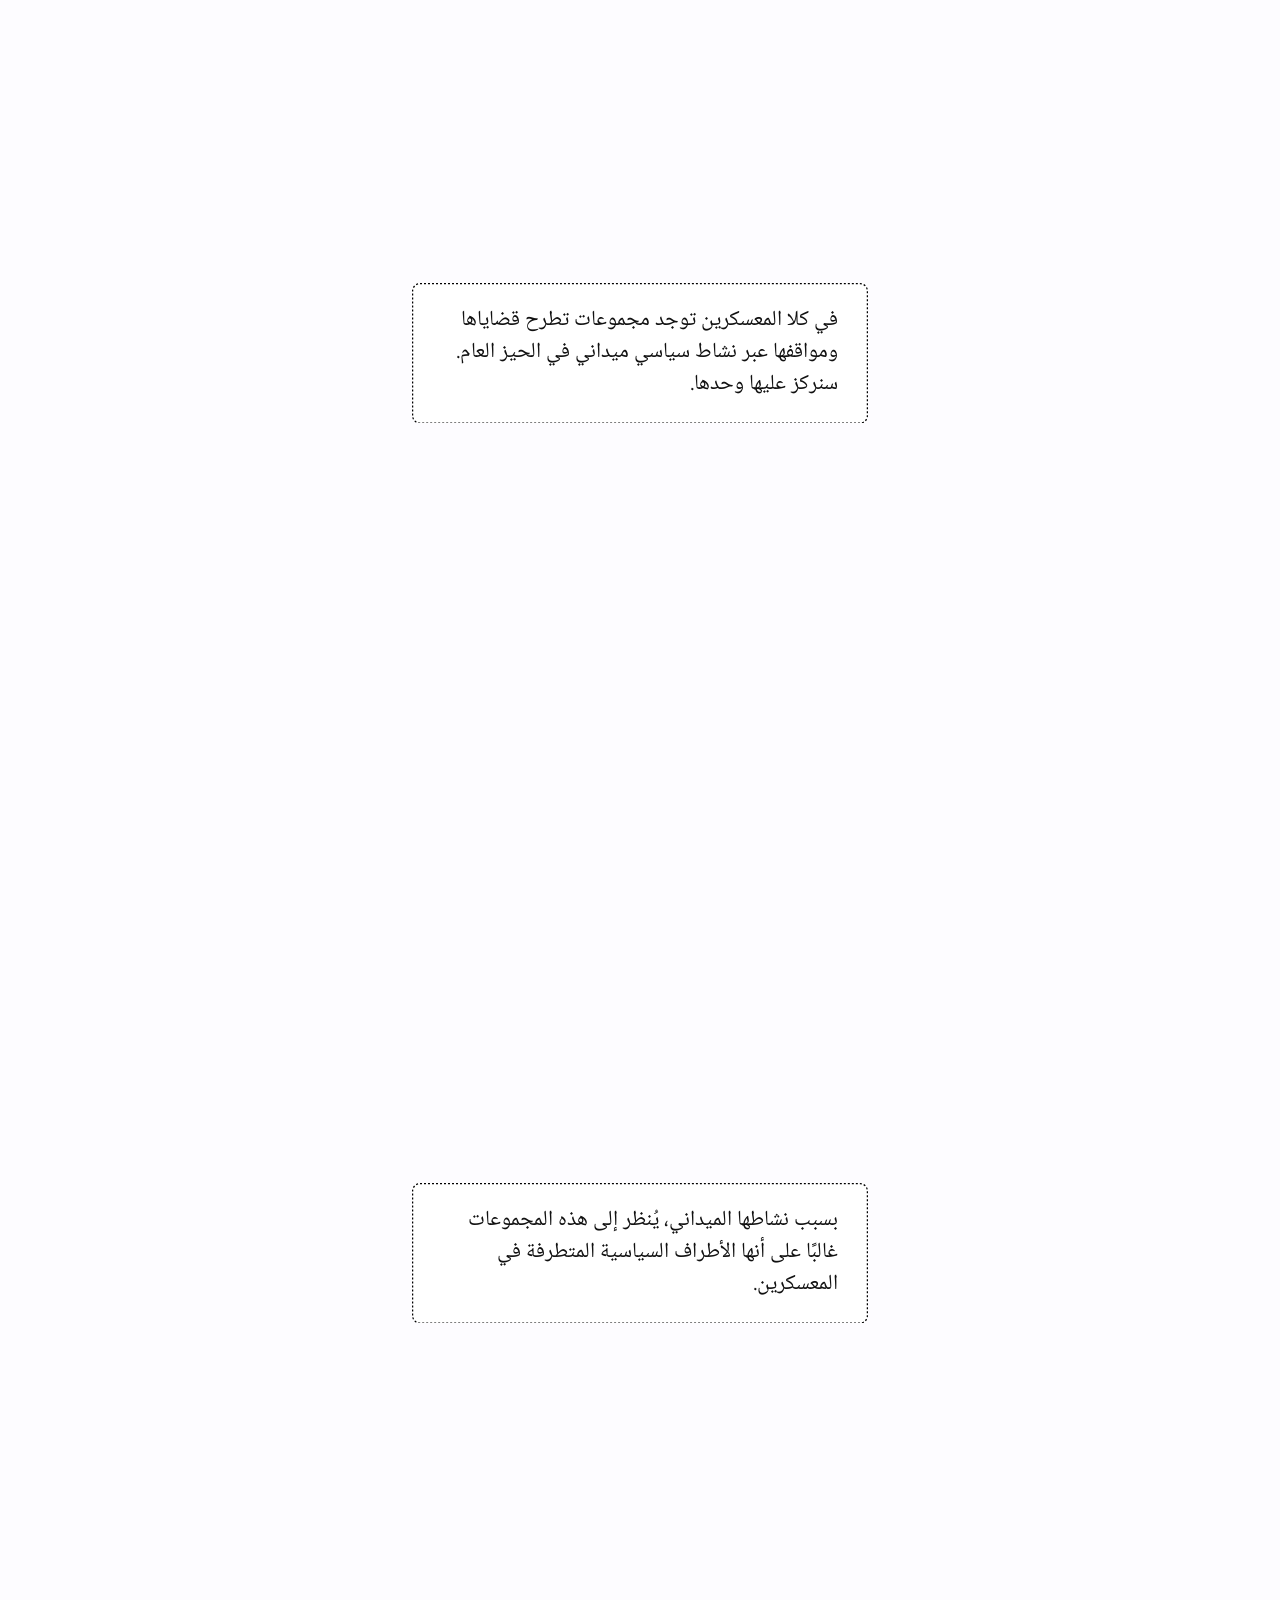
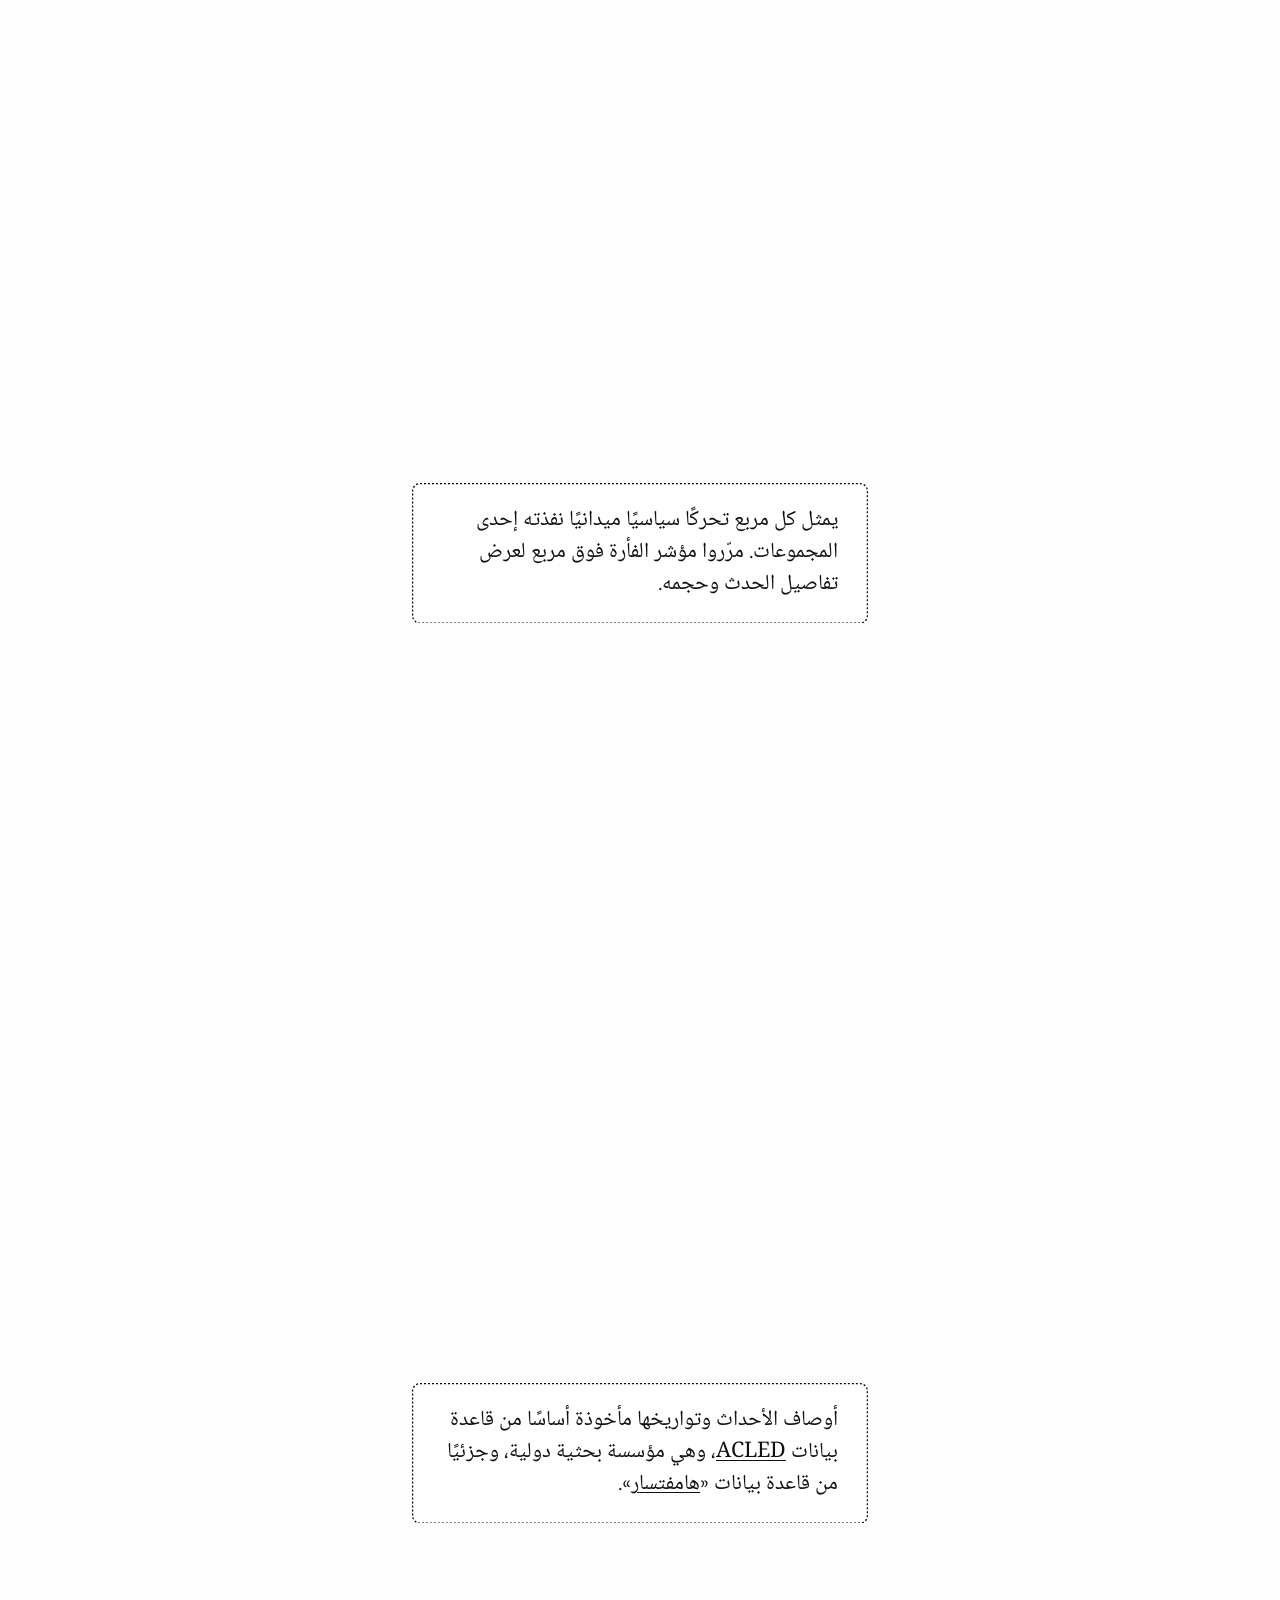
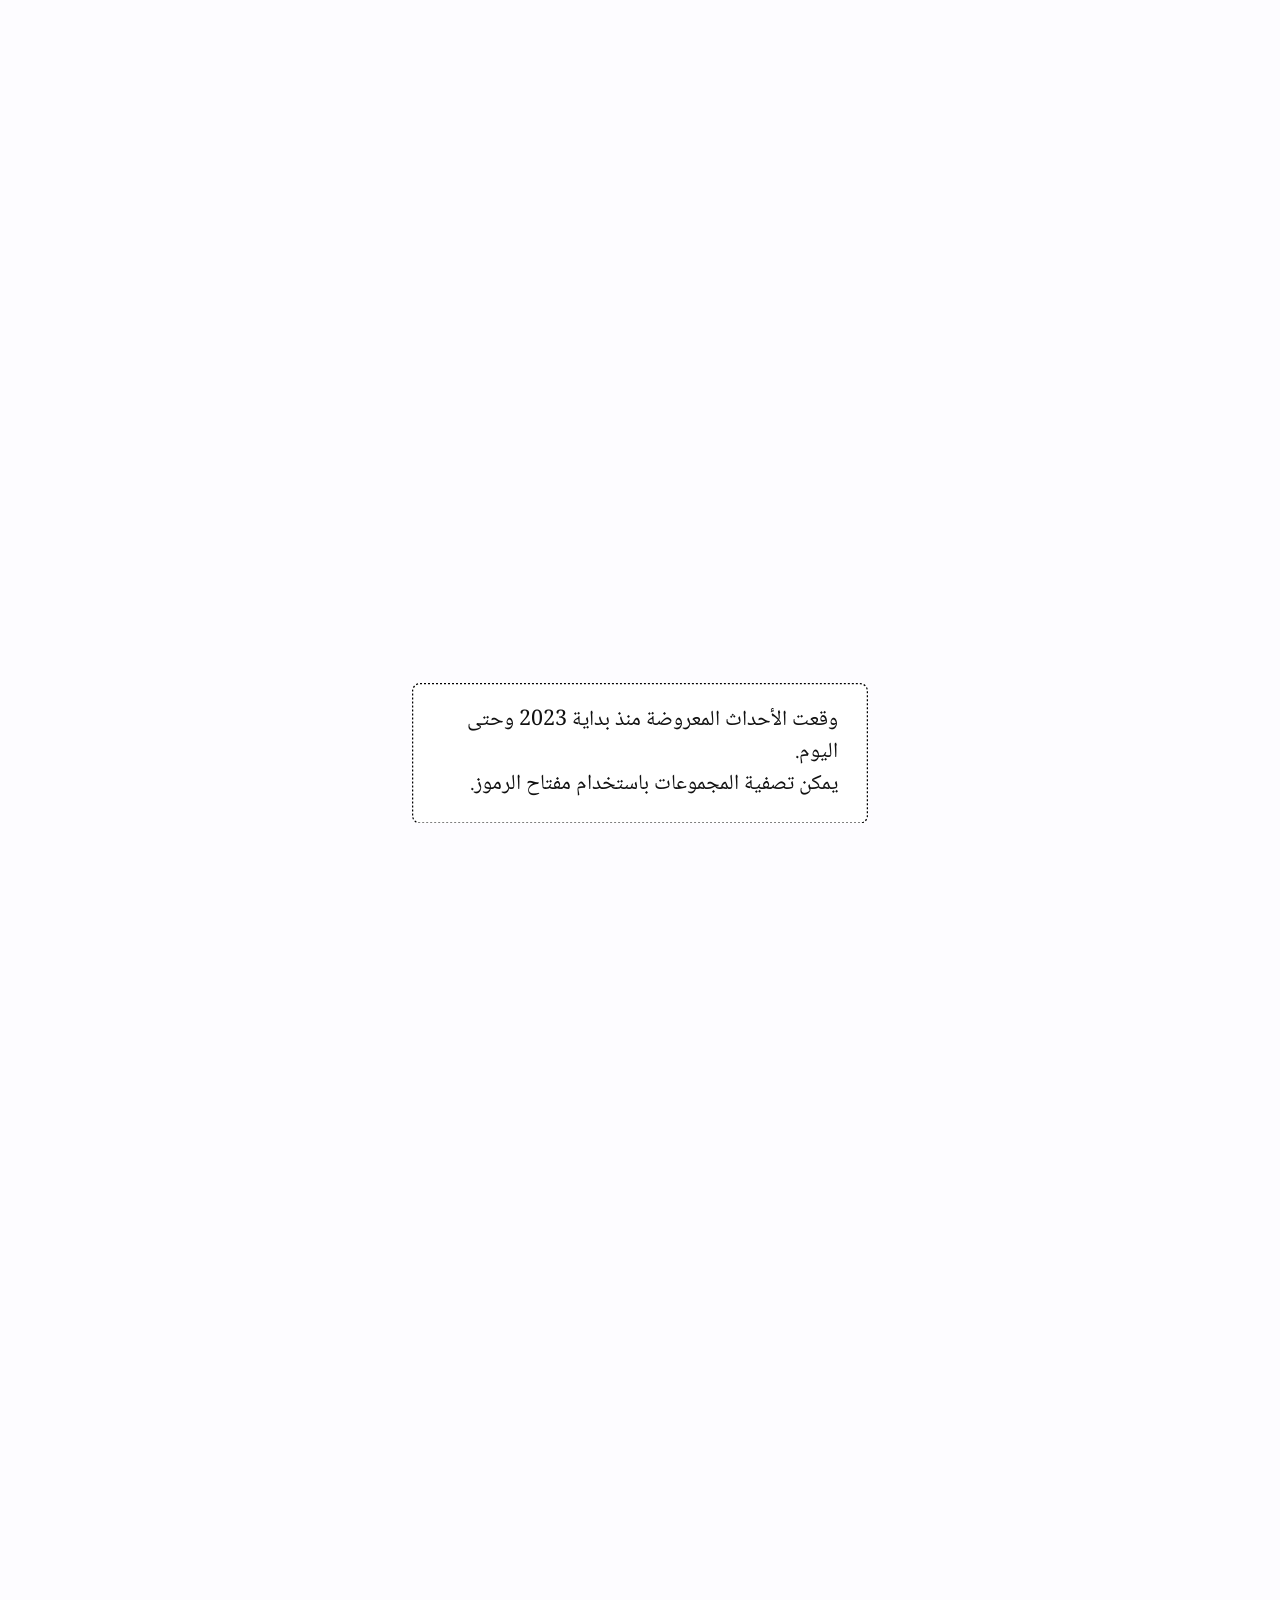
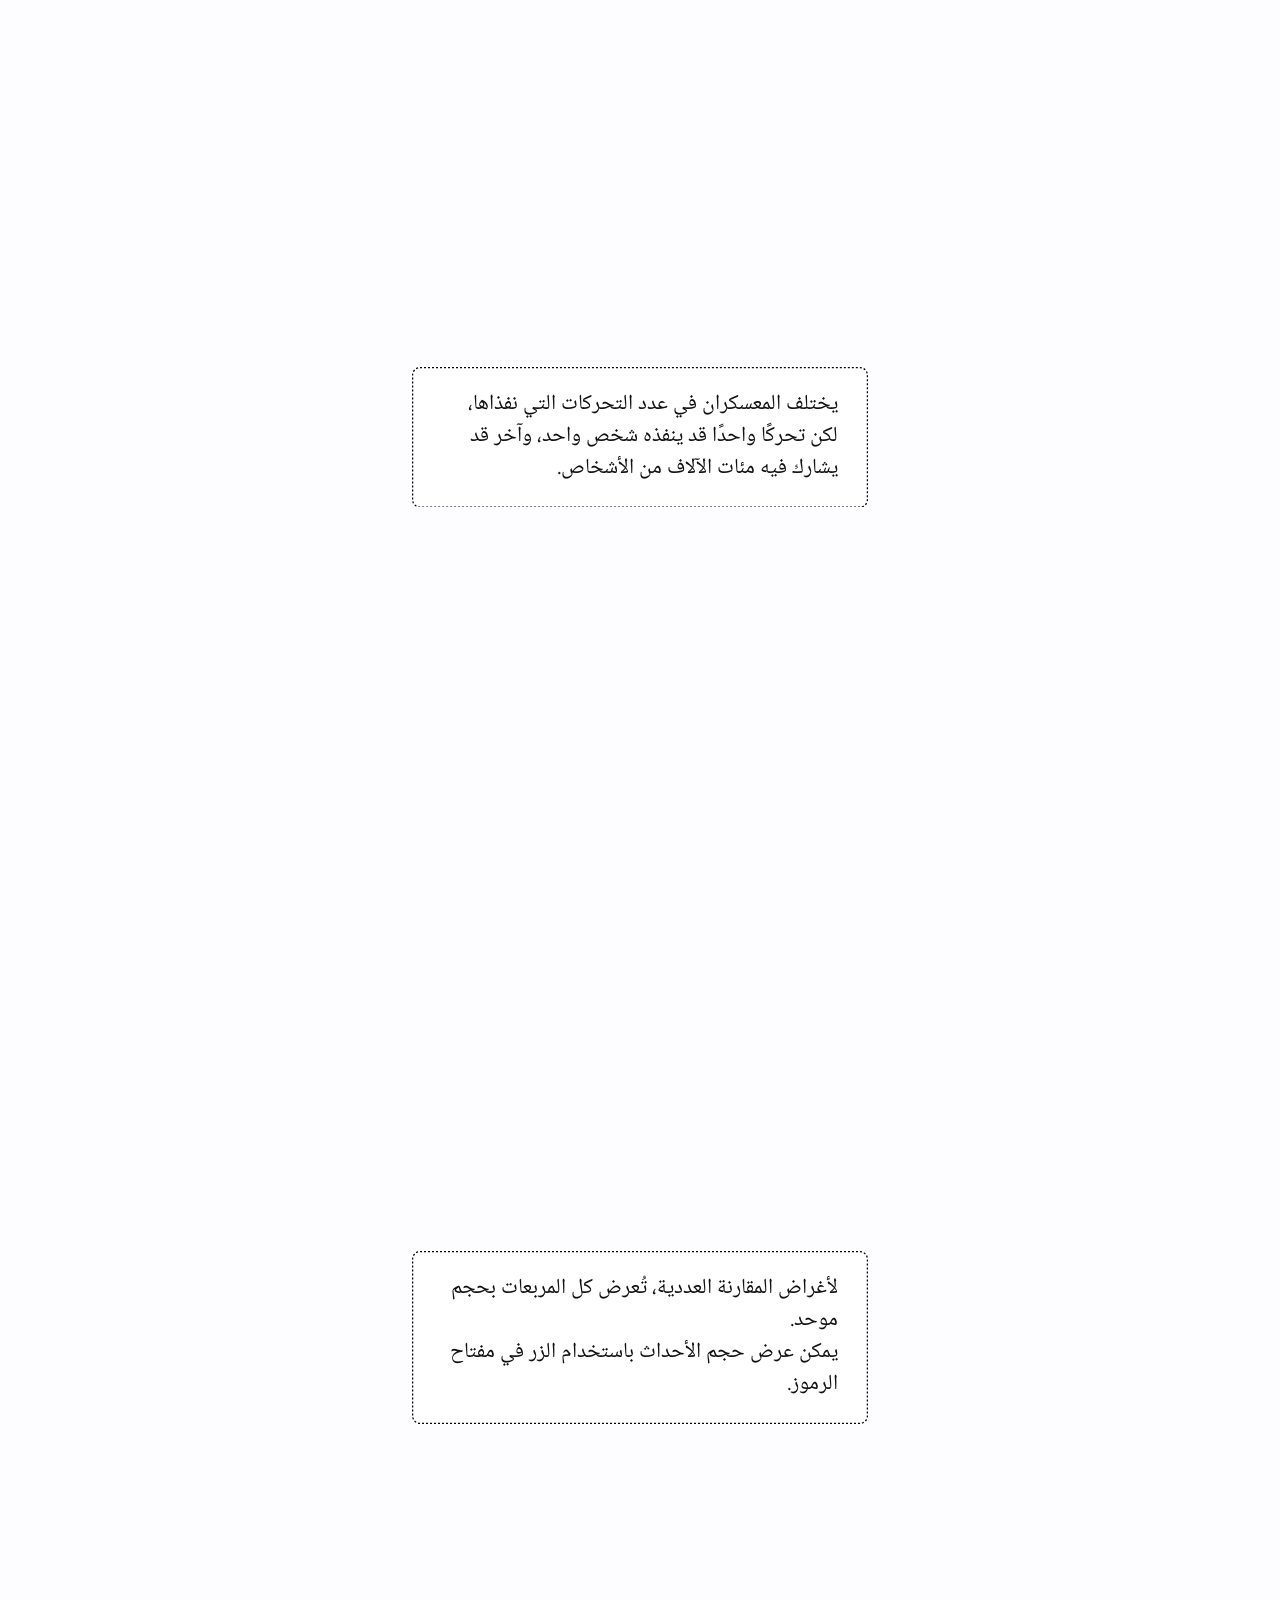
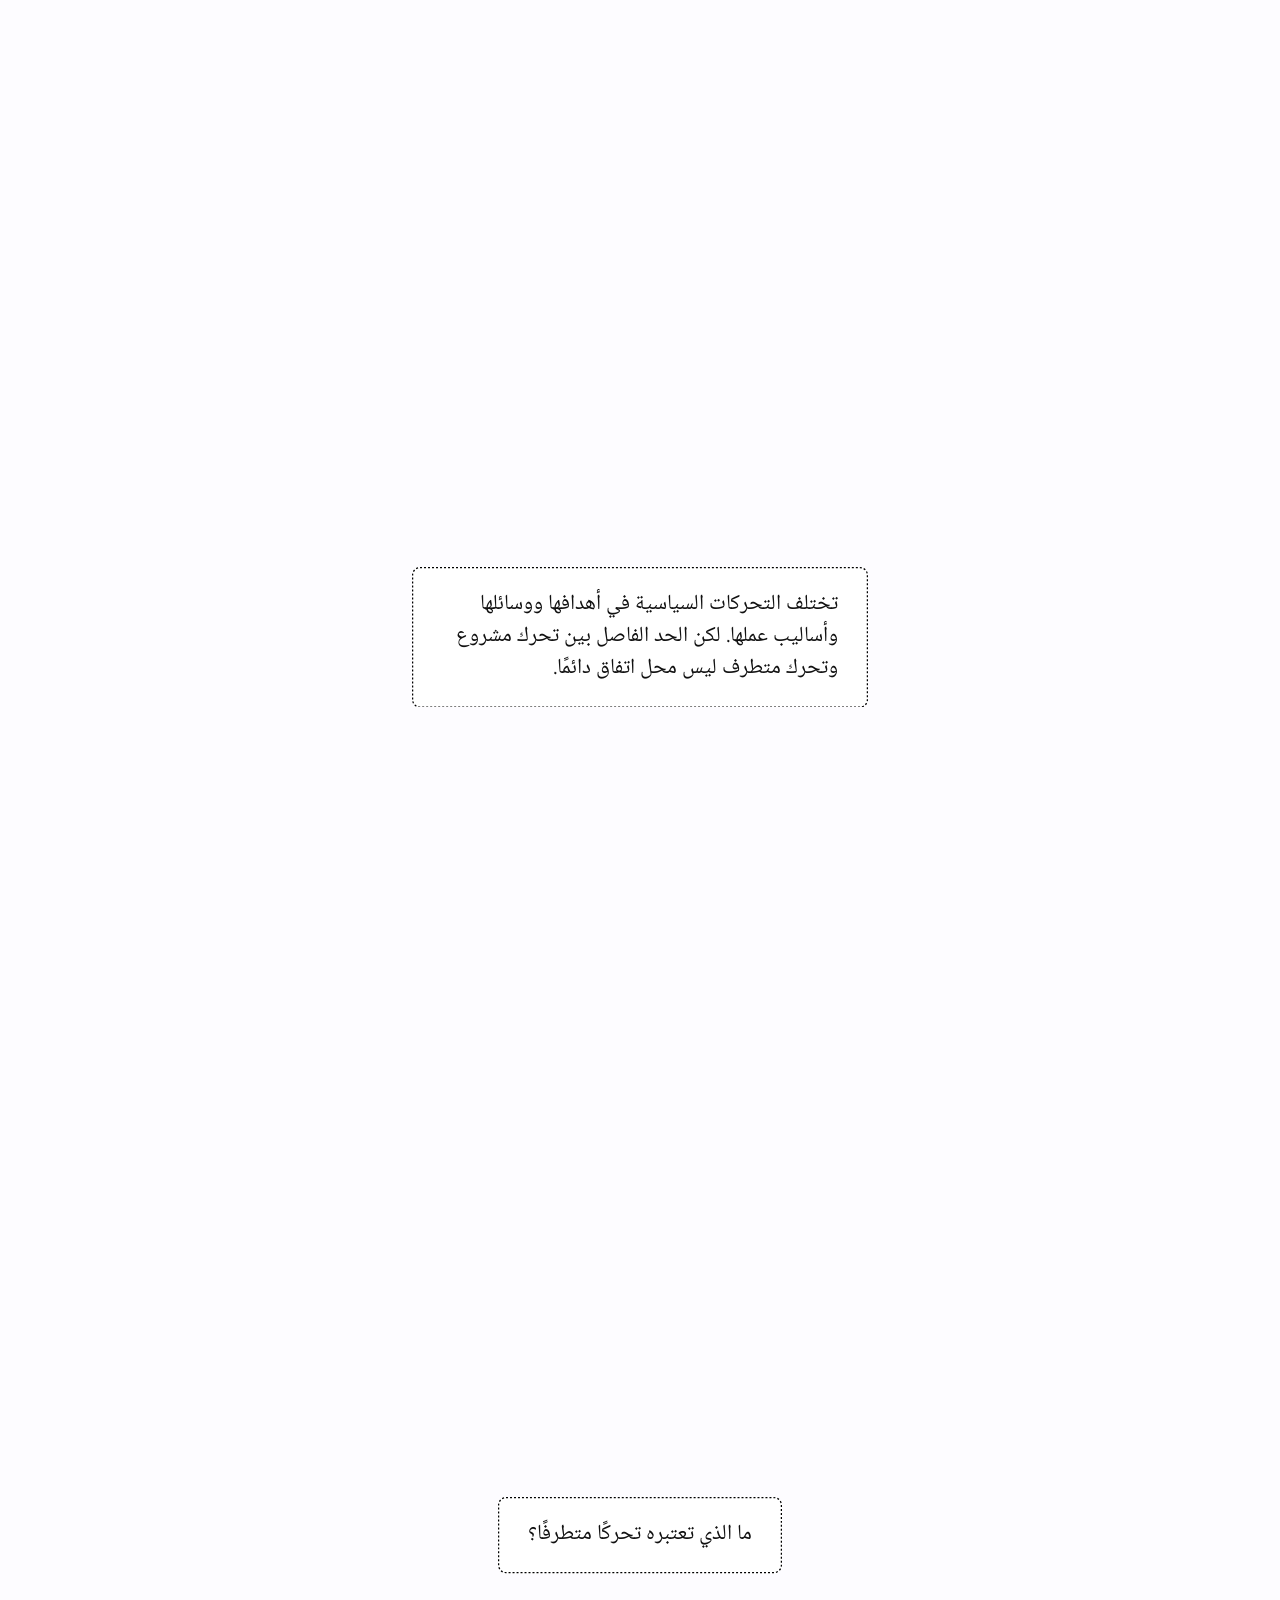
<file: ar/index.html>
<!DOCTYPE html>
<!-- lang + dir so screen readers, braille and the caret know the page is RTL.
     The one flex row that would flip under a root RTL (.p7-scope-btn's circle)
     is pinned with `direction: ltr` in style.css. -->
<html lang="ar" dir="rtl" class="lang-ar">
<!-- Arabic version. Every relative url (css, scripts, events.json) resolves
     against the site root, so this page shares all of them with index.html. -->
<base href="../" />
<head>
  <meta charset="UTF-8" />
  <meta name="viewport" content="width=device-width, initial-scale=1.0, maximum-scale=1.0, user-scalable=no" />
  <title>متطرفون من الجانبين</title>
  <!-- SEARCH. Matches og:title/og:description below rather than restating them
       differently: the tab, the share card and the Google result should be the
       same piece. canonical is self-referencing and absolute — the piece is
       also reachable with a #hash from the share row, and that must not read as
       a second page. -->
  <meta name="description" content="جمعنا آلاف التحركات السياسية في الحيز العام على مدى السنوات الأربع الأخيرة. قرروا بأنفسكم — من هم المتطرفون من الجانبين؟ مشروع تفاعلي من إعداد إيال راز بالشراكة مع العين السابعة وشنكار." />
  <link rel="canonical" href="https://both-sides.the7eye.org.il/ar/" />
  <!-- The three language versions point at each other (absolute, like canonical);
       x-default is the Hebrew root. Identical lines on index.html, en/ and ar/. -->
  <link rel="alternate" hreflang="he" href="https://both-sides.the7eye.org.il/" />
  <link rel="alternate" hreflang="en" href="https://both-sides.the7eye.org.il/en/" />
  <link rel="alternate" hreflang="ar" href="https://both-sides.the7eye.org.il/ar/" />
  <link rel="alternate" hreflang="x-default" href="https://both-sides.the7eye.org.il/" />
  <!-- Open Graph / Twitter card — what WhatsApp, X, Facebook, LinkedIn render when
       the link is shared (the @fold15 share row relies on this). og:image must be an
       ABSOLUTE url; og-image-ar-v15.png is a 2400×1260 (2× of the 1200×630 card): a drawn two-sided dot field with this page's title centred on it.
       Served from GitHub Pages at /both-sides-project/. -->
  <meta property="og:type" content="article" />
  <meta property="og:locale" content="ar_AR" />
  <meta property="og:title" content="متطرفون من الجانبين" />
  <meta property="og:description" content="جمعنا آلاف التحركات السياسية في الحيز العام على مدى السنوات الأربع الأخيرة. قرروا بأنفسكم - من هم المتطرفون من الجانبين؟&#10;مشروع تفاعلي من إعداد إيال راز بالشراكة مع العين السابعة وشنكار." />
  <meta property="og:url" content="https://both-sides.the7eye.org.il/ar/" />
  <meta property="og:image" content="https://both-sides.the7eye.org.il/og-image-ar-v15.png" />
  <meta property="og:image:width" content="2400" />
  <meta property="og:image:height" content="1260" />
  <meta property="og:image:alt" content="متطرفون من الجانبين — تحليل نشاط المعسكرات السياسية في إسرائيل" />
  <meta name="twitter:card" content="summary_large_image" />
  <meta name="twitter:title" content="متطرفون من الجانبين" />
  <meta name="twitter:description" content="جمعنا آلاف التحركات السياسية في الحيز العام على مدى السنوات الأربع الأخيرة. قرروا بأنفسكم - من هم المتطرفون من الجانبين؟&#10;مشروع تفاعلي من إعداد إيال راز بالشراكة مع العين السابعة وشنكار." />
  <meta name="twitter:image" content="https://both-sides.the7eye.org.il/og-image-ar-v15.png" />
  <link rel="icon" type="image/svg+xml" href="favicon.svg?v=2" />
  <link rel="preconnect" href="https://fonts.googleapis.com" />
  <link rel="preconnect" href="https://fonts.gstatic.com" crossorigin />
  <link href="https://fonts.googleapis.com/css2?family=Assistant:wght@300..800&family=Josefin+Slab:wght@600&display=swap" rel="stylesheet" />
  <link rel="stylesheet" href="https://fonts.googleapis.com/css2?family=Noto+Naskh+Arabic:wght@400&family=IBM+Plex+Sans+Arabic:wght@300;400;500;700&display=swap" />
  <link rel="stylesheet" href="style.css" />
</head>
<body>
  <div class="layout">
    <div class="graphic-col">
      <!-- The whole visualisation is painted here, so to assistive tech the
           canvas is one unlabelled box. role/aria-label give it at least a
           name; a real text alternative for the data is still owed. -->
      <canvas id="canvas" role="img"
              aria-label="تمثيل مرئي لأحداث احتجاجية في إسرائيل، بحسب المعسكر والمجموعة والتاريخ"></canvas>
      <!-- The canvas is one opaque box to assistive tech, so everything the
           visualisation contributes beyond the scrolling <h2> narration — the
           camp/group roster, the totals, the date range, the categories — is
           written here instead, off-screen. Built from the SAME events.json
           the canvas draws (p7BuildDataSummary at the end of initPage7,
           page7.js) rather than hardcoded, so it can't drift from the data. -->
      <section id="canvasA11ySummary" class="a11y-only" aria-label="وصف نصي للبيانات"></section>
      <!-- @fold1's dot columns — fixed to the viewport so they don't scroll
           away with the rest of @fold1's content (see buildPage0AllDots in
           page1.js); faded out via js/update-groups.js once @fold2's
           title card reaches center. -->
      <div class="page0-dots-overlay" id="page0DotsOverlay" aria-hidden="true"></div>
      <!-- 10 small squares (Figma node 120:1279) that fade in at the center,
           taking the cluster's place once it settles into fold6's left
           mini-legend — see FOLD6_SQUARES_OFFSET/layoutFold6Squares in js/groups.js. -->
      <div class="fold6-squares-overlay" id="fold6SquaresOverlay" aria-hidden="true"></div>
    </div>
    <!-- Single persistent overlay for the 6 camp groups from @fold2's
         two-camp columns through @hidden-acled's mini-legend glide — one set of
         DOM nodes that's continuously repositioned/restyled as the user
         scrolls, rather than separate per-fold overlays crossfading into
         each other (see GROUPS in js/groups.js, updateGroups in js/update-groups.js).
         A direct .layout child, NOT nested in .graphic-col — same reasoning as
         the tooltips below: that column is its own stacking context, so a group
         row inside it could never climb above the מקרא bar's layer, and on
         mobile the groups have to paint OVER the legend (explicit instruction).
         It's `position: fixed; inset: 0`, so moving it out of .graphic-col
         changes nothing about where anything lands. It stays BEFORE .text-col in
         source order, which is what keeps its desktop z-index: 0 painting under
         the title cards exactly as it did from inside .graphic-col. -->
    <!-- aria-hidden: the six group rows here are visual only. Their names reach
         assistive tech through the legend FILTER buttons (.fold6-legend-filter,
         js/groups.js), which live outside this overlay, and through
         #canvasA11ySummary. -->
    <div class="groups-overlay" id="groupsOverlay" aria-hidden="true"></div>
    <!-- Dev aid: the current @foldN, the number alone, top-left. Ctrl+Shift+F
         hides/shows it (js/nav.js). A direct .layout child for the same reason
         as the tooltips below — .graphic-col traps z-index. aria-hidden: it's a
         debug readout, not content. -->
    <!-- Language switch: ONE button (globe + the current language's letters)
         that opens a drop-down of the three languages — js/lang-switch.js. The
         look is the legend note's card (compare/ pick 2026-10-03) and the rows
         wear the «הצגת גודל האירועים» ring. -->
    <!-- A disclosure, not an ARIA menu: a button + a list of links. The <nav>
         IS the positioned card (.lang-wrap), so the landmark adds no box. The
         button's aria-label starts with its visible letters (WCAG 2.5.3). -->
    <nav class="lang-wrap" id="langWrap" aria-label="اللغة">
      <button type="button" class="lang-switch" id="langSwitch" aria-expanded="false" aria-controls="langMenu" aria-label="عر – اختيار اللغة"><svg class="lang-switch-globe" viewBox="0 0 16 16" aria-hidden="true"><circle cx="8" cy="8" r="6.5" fill="none" stroke="currentColor" stroke-width="1.2"/><ellipse cx="8" cy="8" rx="2.8" ry="6.5" fill="none" stroke="currentColor" stroke-width="1.2"/><path d="M1.5 8h13M2.6 5h10.8M2.6 11h10.8" fill="none" stroke="currentColor" stroke-width="1.2"/></svg><span class="lang-switch-code">عر</span></button>
      <div class="lang-menu" id="langMenu" hidden>
        <div class="lang-menu-rows">
        <a class="lang-menu-row" href="./" lang="he" hreflang="he">עברית</a>
        <a class="lang-menu-row" href="en/" lang="en" hreflang="en">English</a>
        <a class="lang-menu-row is-current" aria-current="page" tabindex="-1" href="ar/" lang="ar" hreflang="ar">العربية</a>
        </div>
      </div>
    </nav>
    <!-- העין השביעית's logo, top-right; a mask-painted link (style.css, .seventh-eye). -->
    <div class="seventh-eye"><span class="seventh-eye-caption">بالشراكة مع</span><a class="er-mark" href="https://eyalraz.com/" target="_blank" rel="noopener" aria-label="Eyal Raz">ER</a><span class="shenkar-rule" aria-hidden="true"></span><a class="seventh-eye-mark" href="https://www.the7eye.org.il/topic/the-seventh-eye-in-english" target="_blank" rel="noopener" aria-label="العين السابعة"></a><span class="shenkar-rule" aria-hidden="true"></span><a class="shenkar-mark" href="https://www.shenkar.ac.il/en/" target="_blank" rel="noopener" aria-label="شنكار"></a></div>
    <div class="fold-number-badge" id="foldNumberBadge" aria-hidden="true"></div>
    <!-- Hover tooltip for the event dots (date + Hebrew description) —
         positioned/shown by p9HoverInit (page9.js), p7HoverInit/p7InspectInit
         (page7.js) and the fold8 demo (js/update-groups.js). A direct .layout
         child, NOT nested in .graphic-col: that column is its own stacking
         context (position:fixed + z-index:0), which traps any z-index inside
         it below .text-col's full-viewport sections — on mobile that made the
         docked frame untappable, every touch landing on section#page-9. -->
    <div class="page9-tooltip" id="page9Tooltip" aria-hidden="true">
      <div class="page9-tooltip-date"></div>
      <div class="page9-tooltip-desc"></div>
    </div>
    <!-- Hover tooltip for a category pill in #page-13's (@fold12) tray (#page9ZoneBelow
         only — see p9CategoryTooltipInit in page9.js). Same reasoning as
         #page9Tooltip above: a direct .layout child, not nested in
         .graphic-col, so its z-index actually stacks above .text-col's tray/
         dashed box instead of losing to them regardless of its own z-index
         (.graphic-col's own stacking context traps any z-index inside it).
         The arrow is a separate element from the box but shares the parent's
         single drop-shadow (style.css), so the two read as one shape instead
         of two overlapping shadows. -->
    <div class="page9-cat-tooltip" id="page9CatTooltip" aria-hidden="true">
      <div class="page9-cat-tooltip-desc"></div>
      <div class="page9-cat-tooltip-arrow"></div>
    </div>
    <!-- The fold6 source-credit note (js/groups.js: fold6NoteEl) is reparented
         into this layer at init instead of staying inside .groups-overlay —
         same reasoning as #page9CatTooltip above: a direct
         .layout child, not nested in .graphic-col, so its z-index actually
         stacks above .text-col instead of losing to it regardless of its
         own z-index (.graphic-col traps any z-index inside it). Without
         this, the ACLED link inside the note was unclickable.
         NOT aria-hidden: the note's text and its three links are real content.
         Its decorative pieces (card, rule) carry aria-hidden themselves, and the
         layer is `inert` whenever the note isn't on screen (js/groups.js,
         fold6NoteLayerSyncInert), so its links are never invisible tab stops. -->
    <div class="fold6-note-layer" id="fold6NoteLayer"></div>
    <!-- Mobile-only מקרא legend bar (js/groups.js builds its contents). It gets
         its OWN layer rather than sharing #fold6NoteLayer above, because that
         one is pointer-events:none — fine for a credit line, fatal for a button that has to be tappable and reachable
         by assistive tech. Same direct-.layout-child trick for the z-index. -->
    <div class="fold6-mlegend-layer" id="fold6MobileLegendLayer"></div>
    <!-- <main>: the scrolling story is the page's main landmark. -->
    <main class="text-col" id="textCol">
      <section class="text-section" data-page="0" id="page-0">
        <div class="page0-overlay">
          <h1 class="page0-title">متطرفون<br />من<br />الجانبين</h1>
          <p class="page0-subtitle">تحليل نشاط<br />المعسكرات<br />السياسية<br />في إسرائيل</p>
        </div>
      </section>
      <section class="text-section" data-page="1" id="page-1">
        <div class="section-text text-card">
          <h2 class="section-title text-card-frame">في السنوات الأخيرة، تبلور في أوساط مواطني إسرائيل معسكران سياسيان متعارضان، يتكوّنان من مجموعات ذات مواقف وأهداف سياسية مختلفة.</h2>
        </div>
      </section>
      <section class="text-section" data-page="2" id="page-2">
        <div class="section-text text-card">
          <h2 class="section-title text-card-frame">في كلا المعسكرين توجد مجموعات تطرح قضاياها ومواقفها عبر نشاط سياسي ميداني في الحيز العام. سنركز عليها وحدها.</h2>
        </div>
      </section>
      <section class="text-section" data-page="3" id="page-3">
        <div class="section-text text-card">
          <h2 class="section-title text-card-frame">بسبب نشاطها الميداني، يُنظر إلى هذه المجموعات غالبًا على أنها الأطراف السياسية المتطرفة في المعسكرين.</h2>
        </div>
      </section>
      <section class="text-section" data-page="4" id="page-4">
        <div class="section-text text-card">
          <h2 class="section-title text-card-frame">يمثل كل مربع تحركًا سياسيًا ميدانيًا نفذته إحدى المجموعات. <span class="copy-desktop">مرّروا مؤشر الفأرة فوق مربع لعرض تفاصيل الحدث وحجمه.</span><span class="copy-mobile">اضغطوا مطولًا على مربع لعرض تفاصيل الحدث وحجمه.</span></h2>
        </div>
      </section>
      <section class="text-section" data-page="5" id="page-5" hidden>
        <div class="section-text text-card">
          <h2 class="section-title text-card-frame">הנתונים לקוחים מגוף המחקר הבינלאומי <a class="latin-acronym card-link" href="https://acleddata.com/" target="_blank" rel="noopener">ACLED</a>, המתעד וממפה אירועי מחאה ואלימות פוליטית על בסיס דיווחים מכלי תקשורת ומקורות מקומיים<span class="copy-desktop">.</span><span class="copy-mobile"> - פרטים במקרא.</span></h2>
        </div>
      </section>
      <section class="text-section" data-page="6" id="page-6" hidden>
        <div class="section-text text-card">
          <!-- @hidden-hover is the one card whose copy differs by input device: desktop
             hovers, a phone presses and holds. Two spans swapped by the 600px
             breakpoint (.copy-desktop / .copy-mobile, style.css) rather than
             JS — the hidden one is display:none, so .text-card-frame's
             width: fit-content still measures only the visible copy. -->
        <h2 class="section-title text-card-frame"><span class="copy-desktop">ריחוף העכבר מעל ריבוע חושף את תיאור הפעולה וממחיש את סדר גודלה.</span><span class="copy-mobile">לחצו והחזיקו את האצבע על ריבוע כדי לחשוף את תיאור הפעולה ולראות את סדר גודלה.</span></h2>
        </div>
      </section>
      <section class="text-section" data-page="7" id="page-7">
        <div class="section-text text-card">
          <h2 class="section-title text-card-frame">أوصاف الأحداث وتواريخها مأخوذة أساسًا من قاعدة بيانات <a class="latin-acronym card-link" href="https://acleddata.com/" target="_blank" rel="noopener">ACLED</a>، وهي مؤسسة بحثية دولية، وجزئيًا من قاعدة بيانات «<a class="card-link" href="https://www.zman.co.il/726358/" target="_blank" rel="noopener">هامفتسار</a>».</h2>
        </div>
      </section>
      <section class="text-section" data-page="8" id="page-8">
        <div class="section-text text-card">
          <h2 class="section-title text-card-frame">وقعت الأحداث المعروضة منذ بداية 2023 وحتى اليوم.<br>يمكن تصفية المجموعات باستخدام مفتاح الرموز.</h2>
        </div>
      </section>
      <section class="text-section page7-scrub" data-page="9" id="page-9"></section>
      <!-- @fold9: the size grid. Arriving here fires p7SizeGridSet(true)
           (p7SizeGridOnPage, page7.js) — the timeline undraws and every dot on
           screen grows to its crowd tier and re-packs. -->
      <section class="text-section" data-page="10" id="page-10">
        <div class="section-text text-card">
          <h2 class="section-title text-card-frame">يختلف المعسكران في عدد التحركات التي نفذاها، لكن تحركًا واحدًا قد ينفذه شخص واحد، وآخر قد يشارك فيه مئات الآلاف من الأشخاص.</h2>
        </div>
      </section>
      <!-- @fold10: every square SIZES DOWN to one uniform cell where it
           stands, and then the whole field FLIES to page9's legit zone —
           @fold9's morph played backwards, but landing in the legit grid
           instead of back on the timeline (fold11SizeApply, js/groups.js).
           Its PAGES slot (10) is drawPage8, the bridge glide — the SAME draw
           function @fold11 uses — because this fold owns the glide now, so
           @fold11 simply arrives with it already at rest. -->
      <section class="text-section" data-page="11" id="page-11">
        <div class="section-text text-card">
          <h2 class="section-title text-card-frame">لأغراض المقارنة العددية، تُعرض كل المربعات بحجم موحد.<br>يمكن عرض حجم الأحداث باستخدام الزر في مفتاح الرموز.</h2>
        </div>
      </section>
      <section class="text-section" data-page="12" id="page-12">
        <div class="section-text text-card">
          <h2 class="section-title text-card-frame">تختلف التحركات السياسية في أهدافها ووسائلها وأساليب عملها. لكن الحد الفاصل بين تحرك مشروع وتحرك متطرف ليس محل اتفاق دائمًا.</h2>
        </div>
      </section>
      <section class="text-section page9-panel" data-page="13" id="page-13">
        <div class="page9-title-row">
          <div class="section-text text-card">
            <!-- Mobile gets its own, shorter headline — the same .copy-desktop /
                 .copy-mobile span pair @hidden-hover uses. Mobile's gesture is "mark the
                 extreme ones", not "sort both piles", so the two-clause desktop
                 question asks more than the fold delivers there (and wraps to
                 three lines on a phone). -->
            <h2 class="section-title text-card-frame"><span class="copy-desktop">ما الذي تعتبره تحركًا متطرفًا؟</span><span class="copy-mobile">ما الذي يُعدّ تحركًا متطرفًا في نظركم؟</span></h2>
            <p class="page9-header-subtitle">اسحبوا أنواع التحركات التي ترونها متطرفة</p>
          </div>
        </div>
        <div class="page9-sticky">
          <div class="page9-header"></div>
          <div class="page9-zone-wrap-extreme">
            <div class="page9-zone" id="page9ZoneAbove" data-zone="above"></div>
          </div>
          <div class="page9-tray">
            <p class="page9-tray-title">أنواع التحركات</p>
            <div class="page9-tray-divider"></div>
<div class="page9-zone" id="page9ZoneBelow" data-zone="below"></div>
          </div>
        </div>
      </section>
      <!-- @fold13 — the closing statement. The scroll gate (p13GateMax) and the
           drag-panel fade-out (fold13ScrollT) key off #page-14, and the
           gate-hidden toggle off its .page12-sticky-center, so this section
           carries that wrapper; the share block (@fold15, #page-16) and the
           credits card (@fold16, #page-17) follow it. The extreme dots' morph
           to freeform (checkFold13) is watched on this wrapper at its 0.5
           crossing. This wrapper is made position:static in style.css. -->
      <section class="text-section" data-page="14" id="page-14">
        <div class="page12-sticky-center">
          <div class="section-text text-card">
            <h2 class="section-title text-card-frame">انتُهكت هنا أعراف سياسية كثيرة خلال السنوات الأربع الماضية. ويجب إخضاع التطرّف للفحص والنقد، وتطبيق القانون بإنصاف على جميع أطراف الطيف السياسي.&#x200F;</h2>
          </div>
        </div>
        <!-- The closing statement continues as three more house title
             blocks, each centred in its own 100vh run (.page13-follow). Inside #page-14
             so no fold ids shift; card 1 above stays the section's first
             .text-card-frame, which p12SpacingFit solves the wrapper from. -->
        <div class="page13-follow">
          <div class="section-text text-card">
            <h2 class="section-title text-card-frame">سيظلّ المواطنون الإسرائيليون منخرطين في السياسة حتى بعد الانتخابات المقبلة بوقت طويل. لكن بأيّ شكل؟&#x200F;</h2>
          </div>
        </div>
        <div class="page13-follow">
          <div class="section-text text-card">
            <h2 class="section-title text-card-frame">هل ستُحسن الحكومة المقبلة الإصغاء إلى نبض الشارع، وتطبيق القانون، وعكس هذا المسار الخطير؟ أم ستستغلّ سلطتها لتطبيق القانون بصورة انتقائية؟ بل هل ستشجّع على مزيد من التطرّف؟&#x200F;</h2>
          </div>
        </div>
        <div class="page13-follow">
          <div class="section-text text-card">
            <h2 class="section-title text-card-frame">وماذا عنك؟ كيف ستُسهم اختياراتك - في صندوق الاقتراع وخارجه - في تشكيل الثقافة السياسية الإسرائيلية في السنوات المقبلة؟&#x200F;</h2>
          </div>
        </div>
      </section>
      <!-- @fold14 — the partner credit: an ordinary house fold (100vh, card
           centred) between the closing statement and the share block. The logo
           is the same mask artwork as the corner link (.seventh-eye), inline in
           the title. -->
      <section class="text-section" data-page="15" id="page-15">
        <div class="section-text text-card">
          <h2 class="section-title text-card-frame partner-title"><span class="partner-text">أنجز المشروعَ <a class="card-link" href="https://eyalraz.com/" target="_blank" rel="noopener">إيال راز</a>،<br>بالتعاون مع</span> <span class="partner-head">أُنجز المشروع على يد</span><span class="partner-logos"><a class="partner-er" href="https://eyalraz.com/" target="_blank" rel="noopener" aria-label="Eyal Raz">ER</a><span class="partner-rule" aria-hidden="true"></span><a class="partner-logo" href="https://www.the7eye.org.il/topic/the-seventh-eye-in-english" target="_blank" rel="noopener" aria-label="العين السابعة"></a><span class="partner-rule" aria-hidden="true"></span><a class="partner-logo-shenkar" href="https://www.shenkar.ac.il/en/" target="_blank" rel="noopener" aria-label="شنكار"></a></span></h2>
        </div>
      </section>
      <!-- @fold15 — the share block: its own title block between the closing
           statement and the outro (moved out of the outro card). The links get
           their real hrefs from p12ShareInit (page12.js) at load. -->
      <section class="text-section" data-page="16" id="page-16">
        <div class="section-text text-card">
          <div class="text-card-frame page12-share-card">
            <h2 class="section-title">شارِكوه مع الآخرين</h2>
            <div class="page12-share is-outline" id="page12Share">
              <a class="page12-share-btn" data-share="whatsapp" data-tip="WhatsApp" aria-label="WhatsApp" href="#" target="_blank" rel="noopener"><svg viewBox="0 0 24 24" aria-hidden="true"><path fill="currentColor" d="M17.472 14.382c-.297-.149-1.758-.867-2.03-.967-.273-.099-.471-.148-.67.15-.197.297-.767.966-.94 1.164-.173.199-.347.223-.644.075-.297-.15-1.255-.463-2.39-1.475-.883-.788-1.48-1.761-1.653-2.059-.173-.297-.018-.458.13-.606.134-.133.298-.347.446-.52.149-.174.198-.298.298-.497.099-.198.05-.371-.025-.52-.075-.149-.669-1.612-.916-2.207-.242-.579-.487-.5-.669-.51-.173-.008-.371-.01-.57-.01-.198 0-.52.074-.792.372-.272.297-1.04 1.016-1.04 2.479 0 1.462 1.065 2.875 1.213 3.074.149.198 2.096 3.2 5.077 4.487.709.306 1.262.489 1.694.625.712.227 1.36.195 1.871.118.571-.085 1.758-.719 2.006-1.413.248-.694.248-1.289.173-1.413-.074-.124-.272-.198-.57-.347m-5.421 7.403h-.004a9.87 9.87 0 01-5.031-1.378l-.361-.214-3.741.982.998-3.648-.235-.374a9.86 9.86 0 01-1.51-5.26c.001-5.45 4.436-9.884 9.888-9.884 2.64 0 5.122 1.03 6.988 2.898a9.825 9.825 0 012.893 6.994c-.003 5.45-4.437 9.884-9.885 9.884m8.413-18.297A11.815 11.815 0 0012.05 0C5.495 0 .16 5.335.157 11.892c0 2.096.547 4.142 1.588 5.945L.057 24l6.305-1.654a11.882 11.882 0 005.683 1.448h.005c6.554 0 11.89-5.335 11.893-11.893a11.821 11.821 0 00-3.48-8.413Z"/></svg></a>
              <a class="page12-share-btn" data-share="x" data-tip="X" aria-label="X" href="#" target="_blank" rel="noopener"><svg viewBox="0 0 24 24" aria-hidden="true"><path fill="currentColor" d="M18.901 1.153h3.68l-8.04 9.19L24 22.846h-7.406l-5.8-7.584-6.638 7.584H.474l8.6-9.83L0 1.154h7.594l5.243 6.932ZM17.61 20.644h2.039L6.486 3.24H4.298Z"/></svg></a>
              <a class="page12-share-btn" data-share="facebook" data-tip="Facebook" aria-label="Facebook" href="#" target="_blank" rel="noopener"><svg viewBox="0 0 24 24" aria-hidden="true"><path fill="currentColor" d="M9.101 23.691v-7.98H6.627v-3.667h2.474v-1.58c0-4.085 1.848-5.978 5.858-5.978.401 0 .955.042 1.468.103a8.68 8.68 0 0 1 1.141.195v3.325a8.623 8.623 0 0 0-.653-.036 26.805 26.805 0 0 0-.733-.009c-.707 0-1.259.096-1.675.309a1.686 1.686 0 0 0-.679.622c-.258.42-.374.995-.374 1.752v1.297h3.919l-.386 2.103-.287 1.564h-3.246v8.245C19.396 23.238 24 18.179 24 12.044c0-6.627-5.373-12-12-12s-12 5.373-12 12c0 5.628 3.874 10.35 9.101 11.647Z"/></svg></a>
              <a class="page12-share-btn" data-share="linkedin" data-tip="LinkedIn" aria-label="LinkedIn" href="#" target="_blank" rel="noopener"><svg viewBox="0 0 24 24" aria-hidden="true"><path fill="currentColor" d="M20.447 20.452h-3.554v-5.569c0-1.328-.027-3.037-1.852-3.037-1.853 0-2.136 1.445-2.136 2.939v5.667H9.351V9h3.414v1.561h.046c.477-.9 1.637-1.85 3.37-1.85 3.601 0 4.267 2.37 4.267 5.455v6.286zM5.337 7.433c-1.144 0-2.063-.926-2.063-2.065 0-1.138.92-2.063 2.063-2.063 1.14 0 2.064.925 2.064 2.063 0 1.139-.925 2.065-2.064 2.065zm1.782 13.019H3.555V9h3.564v11.452zM22.225 0H1.771C.792 0 0 .774 0 1.729v20.542C0 23.227.792 24 1.771 24h20.451C23.2 24 24 23.227 24 22.271V1.729C24 .774 23.2 0 22.222 0h.003z"/></svg></a>
              <button class="page12-share-btn" type="button" data-share="copy" data-tip="نسخ الرابط" aria-label="نسخ الرابط"><svg class="page12-share-ico-link" viewBox="0 0 24 24" aria-hidden="true"><path fill="none" stroke="currentColor" stroke-width="2.2" stroke-linecap="round" stroke-linejoin="round" d="M10 14a4.5 4.5 0 0 0 6.4 0l3.3-3.3a4.5 4.5 0 0 0-6.4-6.4L12 5.6M14 10a4.5 4.5 0 0 0-6.4 0l-3.3 3.3a4.5 4.5 0 0 0 6.4 6.4l1.3-1.3"/></svg><svg class="page12-share-ico-done" viewBox="0 0 24 24" aria-hidden="true"><path fill="none" stroke="currentColor" stroke-width="2.6" stroke-linecap="round" stroke-linejoin="round" d="M5 12.5l4.5 4.5L19 7.5"/></svg></button>
            </div>
          </div>
        </div>
      </section>
      <!-- @fold16 — the outro/credits card. -->
      <section class="text-section" data-page="17" id="page-17">
        <div class="page12-sticky-center">
          <div class="section-text text-card">
            <div class="text-card-frame page12-card">
              <h2 class="section-title page12-title">متطرفون من الجانبين</h2>
              <div class="page12-body" dir="rtl">
                <p class="page12-body-heading" role="heading" aria-level="3">البيانات والمنهجية</p>
                <p>تشمل قاعدة البيانات التي يستند إليها المشروع أفعالًا سياسية نفّذها مواطنون إسرائيليون في الحيّز العام، في إسرائيل والأراضي المحتلة، منذ بداية عام 2023: المظاهرات، وإغلاق الطرق، والمواجهات، والاعتداءات، والإضرار بالممتلكات، والاستيلاء على الأراضي، وأفعال مشابهة. ولا تشمل الأقوال والمنشورات والتصريحات التي لم يرافقها فعل على الأرض.</p>
                <p>أوصاف الأحداث وتواريخها مأخوذة من <a class="card-link" href="https://acleddata.com/" target="_blank" rel="noopener">ACLED</a>، وهي مؤسسة بحثية دولية توثّق الاحتجاج والعنف السياسي بالاستناد إلى تقارير وسائل الإعلام والمصادر المحلية، ومن سجل عنف المستوطنين التابع لـ«<a class="card-link" href="https://www.zman.co.il/fortress/" target="_blank" rel="noopener">هامفتسار</a>»؛ ويُحتسب الحدث الوارد في المصدرين مرة واحدة. واستُخلص إسناد الأحداث إلى المجموعات، وتصنيف الأفعال، وتقدير أعداد المشاركين من الأوصاف ضمن المشروع. وقد حُرّرت الأوصاف واختُصرت، وتُرجمت أوصاف ACLED إلى العبرية، مع الحفاظ على الوقائع وعلى السياق الذي وقعت فيه الأحداث. وتُرجمت الأوصاف العربية المعروضة هنا من النسخ العبرية المحرّرة.</p>
                <p>أُسند كل حدث إلى المجموعة التي نفّذت الفعل الرئيسي فيه، لا إلى المتضرّرين ولا إلى قوات الأمن التي استجابت له. وعندما نفّذت المجموعة عدة أفعال، صُنّف الحدث بحسب الفعل الأشد خطورة، وفق سلّم من عشرة أنواع من الأفعال بُني ضمن المشروع بالاستناد إلى مؤشرات خطورة قائمة. وجرى الإسناد والتصنيف والترجمة باستخدام نماذج لغوية من OpenAI، وفق تعليمات كُتبت للمشروع وجرى تحسينها عبر جولات عديدة من المراجعة والتصحيح اليدوي.</p>
                <p>يهدف التقسيم إلى مجموعات سياسية إلى إتاحة المقارنة بين أنماط الأفعال لدى المعسكرات المختلفة، لكنه لا يفترض أن جميع أفراد المجموعة يتصرّفون بالطريقة نفسها أو يحملون المواقف ذاتها. وتجدر الإشارة أيضًا إلى أن قاعدة البيانات تعكس ما جرى الإبلاغ عنه، لا كل ما وقع، وأن تصنيف الأحداث السياسية ليس واضحًا دائمًا.</p>
                <p><a class="card-link" href="ar/methodology.html" target="_blank" rel="noopener">منهجية العمل الكاملة</a>: المصادر، وقواعد الاختيار، والتصنيف، والترجمة، ورصد التكرار، والتعليمات الكاملة للنماذج.</p>
                <p>وجدتم خطأً؟ راسلونا على <a class="card-link" href="mailto:extremists.on.both.sides@gmail.com">extremists.on.both.sides@gmail.com</a>، واذكروا تاريخ الحدث، والمجموعة التي نُسب إليها، والتصحيح المطلوب.</p>
              </div>
              <p class="page12-credits">بحث، تصميم وتطوير: إيال راز (<a href="https://eyalraz.com/" target="_blank" rel="noopener">eyalraz.com</a>)<br>مرافقة وإرشاد وتوجيه: موشون زير-أفيف<br>استشارة صحفية: أورن بيرسيكو<br>الشكر إلى راكيفت كنعان، مدرسة شنكار للاتصال البصري، <a href="https://www.shenkar.ac.il/en/" target="_blank" rel="noopener">شنكار - هندسة. تصميم. فن.</a><br>الشكر إلى فريق <a href="https://www.zman.co.il/fortress/" target="_blank" rel="noopener">هامفتسار</a> · عنات سرغوستي، ميكي روزنتال، أمير شبرلينغ، رونيت أنتلر وآخرين<br>قاعدة البيانات: <a href="https://acleddata.com/" target="_blank" rel="noopener">ACLED</a>، <a href="https://www.zman.co.il/fortress/" target="_blank" rel="noopener">هامفتسار</a></p>
              </div>
            </div>
          </div>
      </section>
    </main>
  </div>

  <script src="js/i18n.js"></script>
  <script src="squareboundingbox.js"></script>
  <script src="page1.js"></script>
  <script src="page7.js"></script>
  <script src="page8.js"></script>
  <script src="page9.js"></script>
  <script src="page12.js"></script>
  <script src="js/core.js"></script>
  <script src="js/nav.js"></script>
  <script src="js/lang-switch.js"></script>
  <script src="js/fold1-intro.js"></script>
  <script src="js/page7-scrub.js"></script>
  <script src="js/fold8-tooltip.js"></script>
  <script src="js/groups.js"></script>
  <script src="js/update-groups.js"></script>
  <script src="js/page8-9-scroll.js"></script>
  <script src="js/fold11.js"></script>
  <script src="js/bootstrap.js"></script>
  <script src="reload.js"></script>
</body>
</html>
</file>
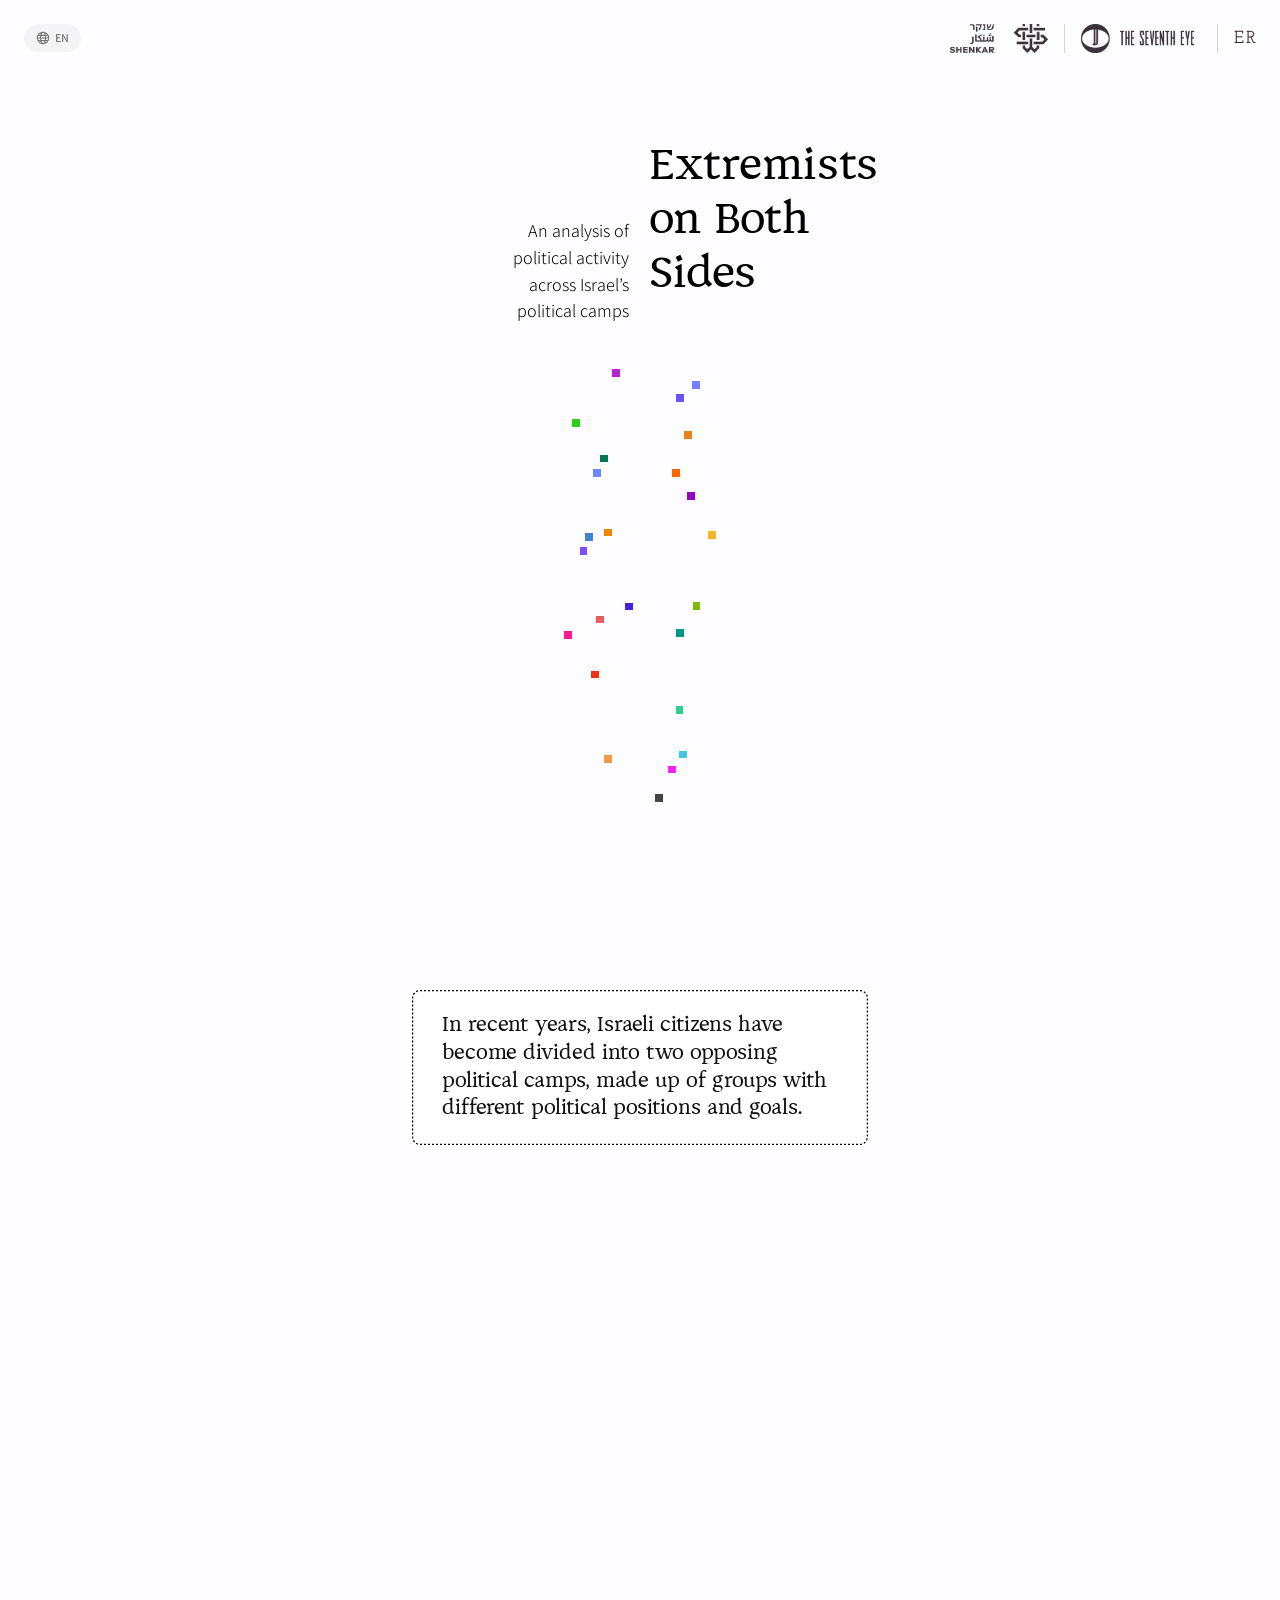
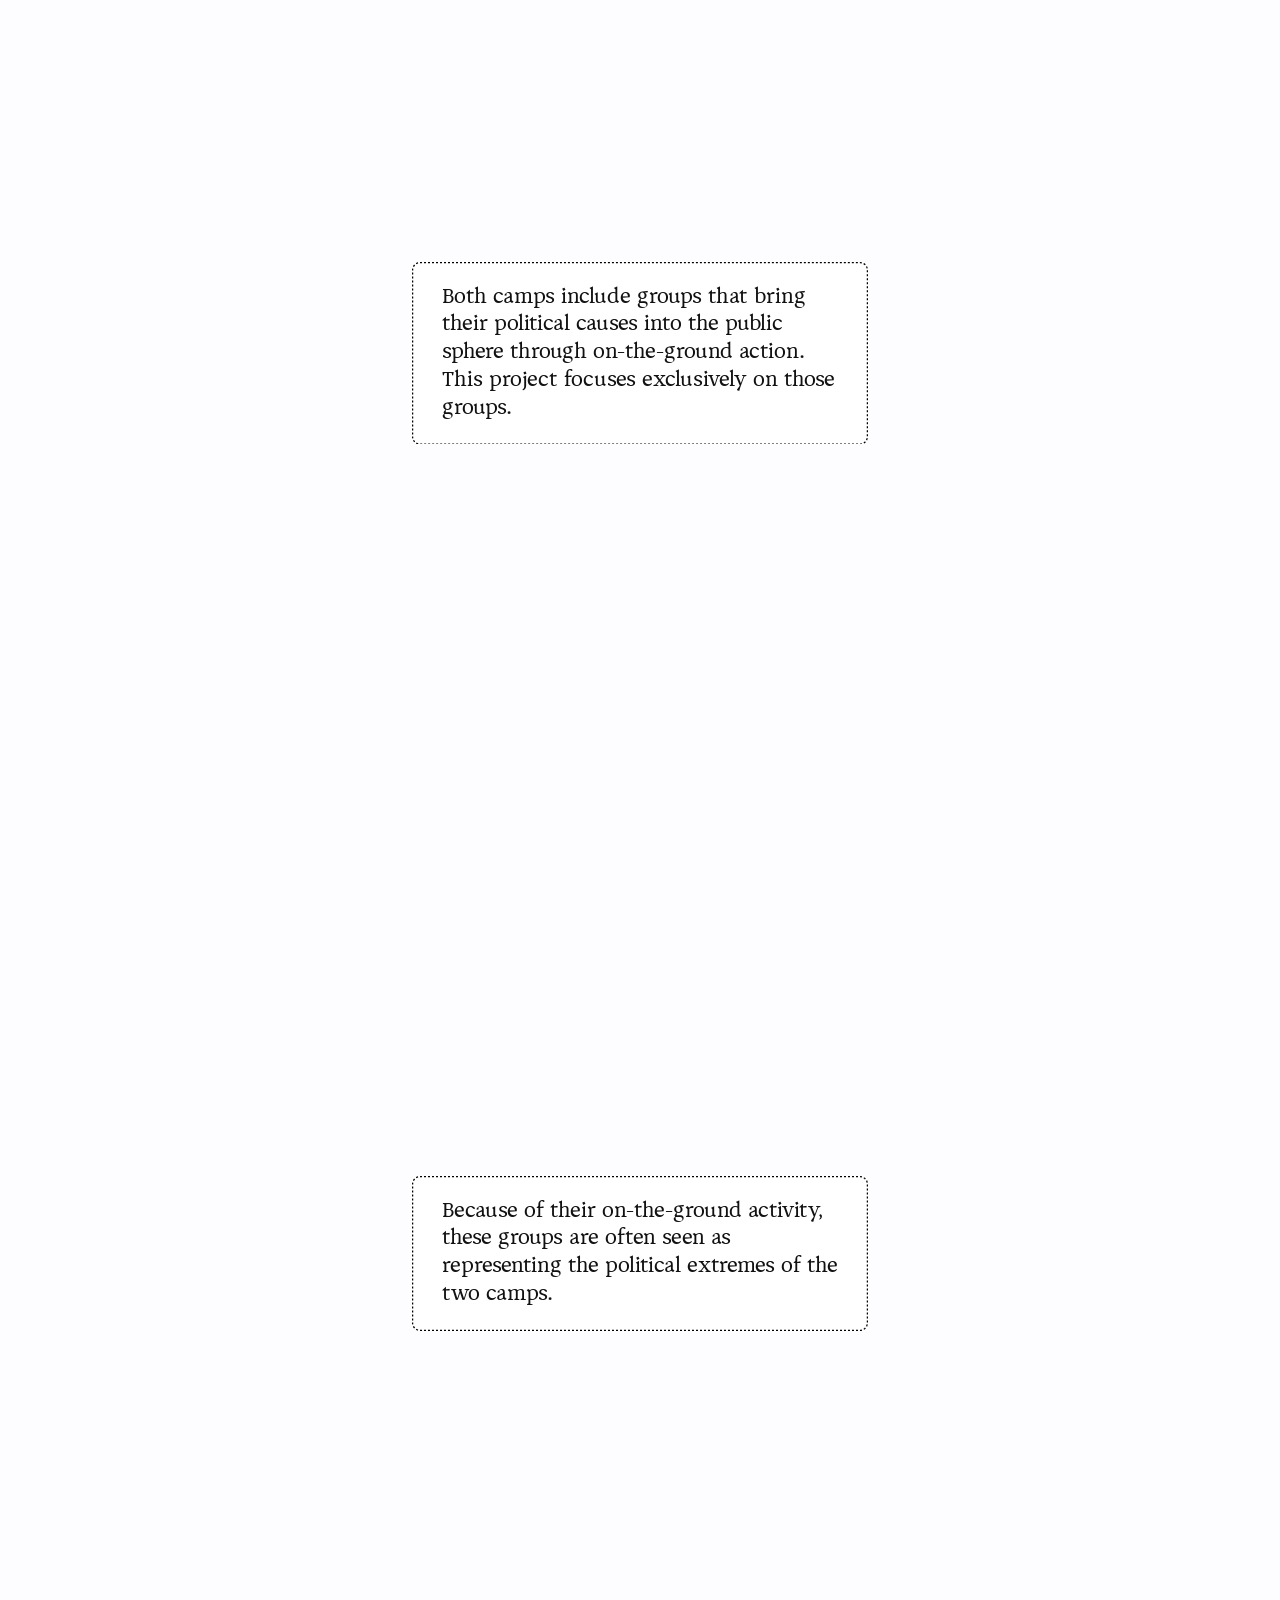
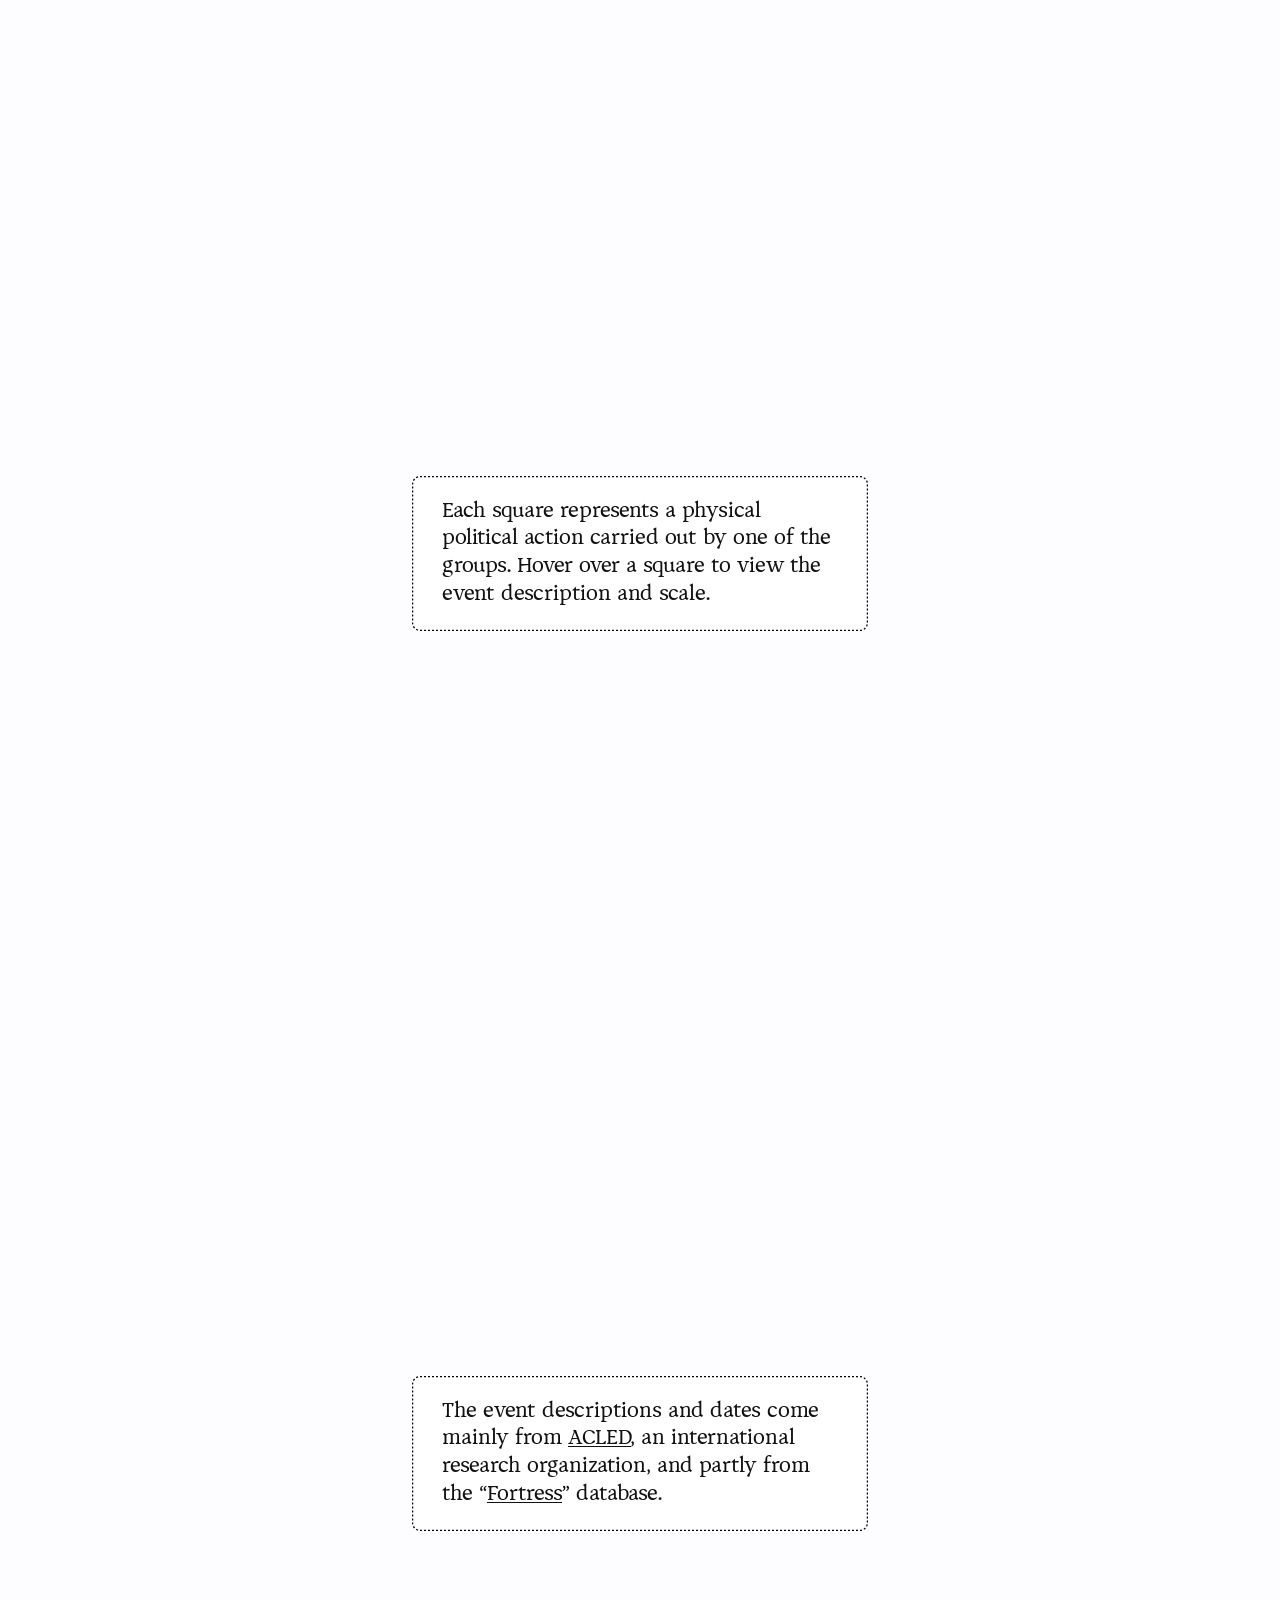
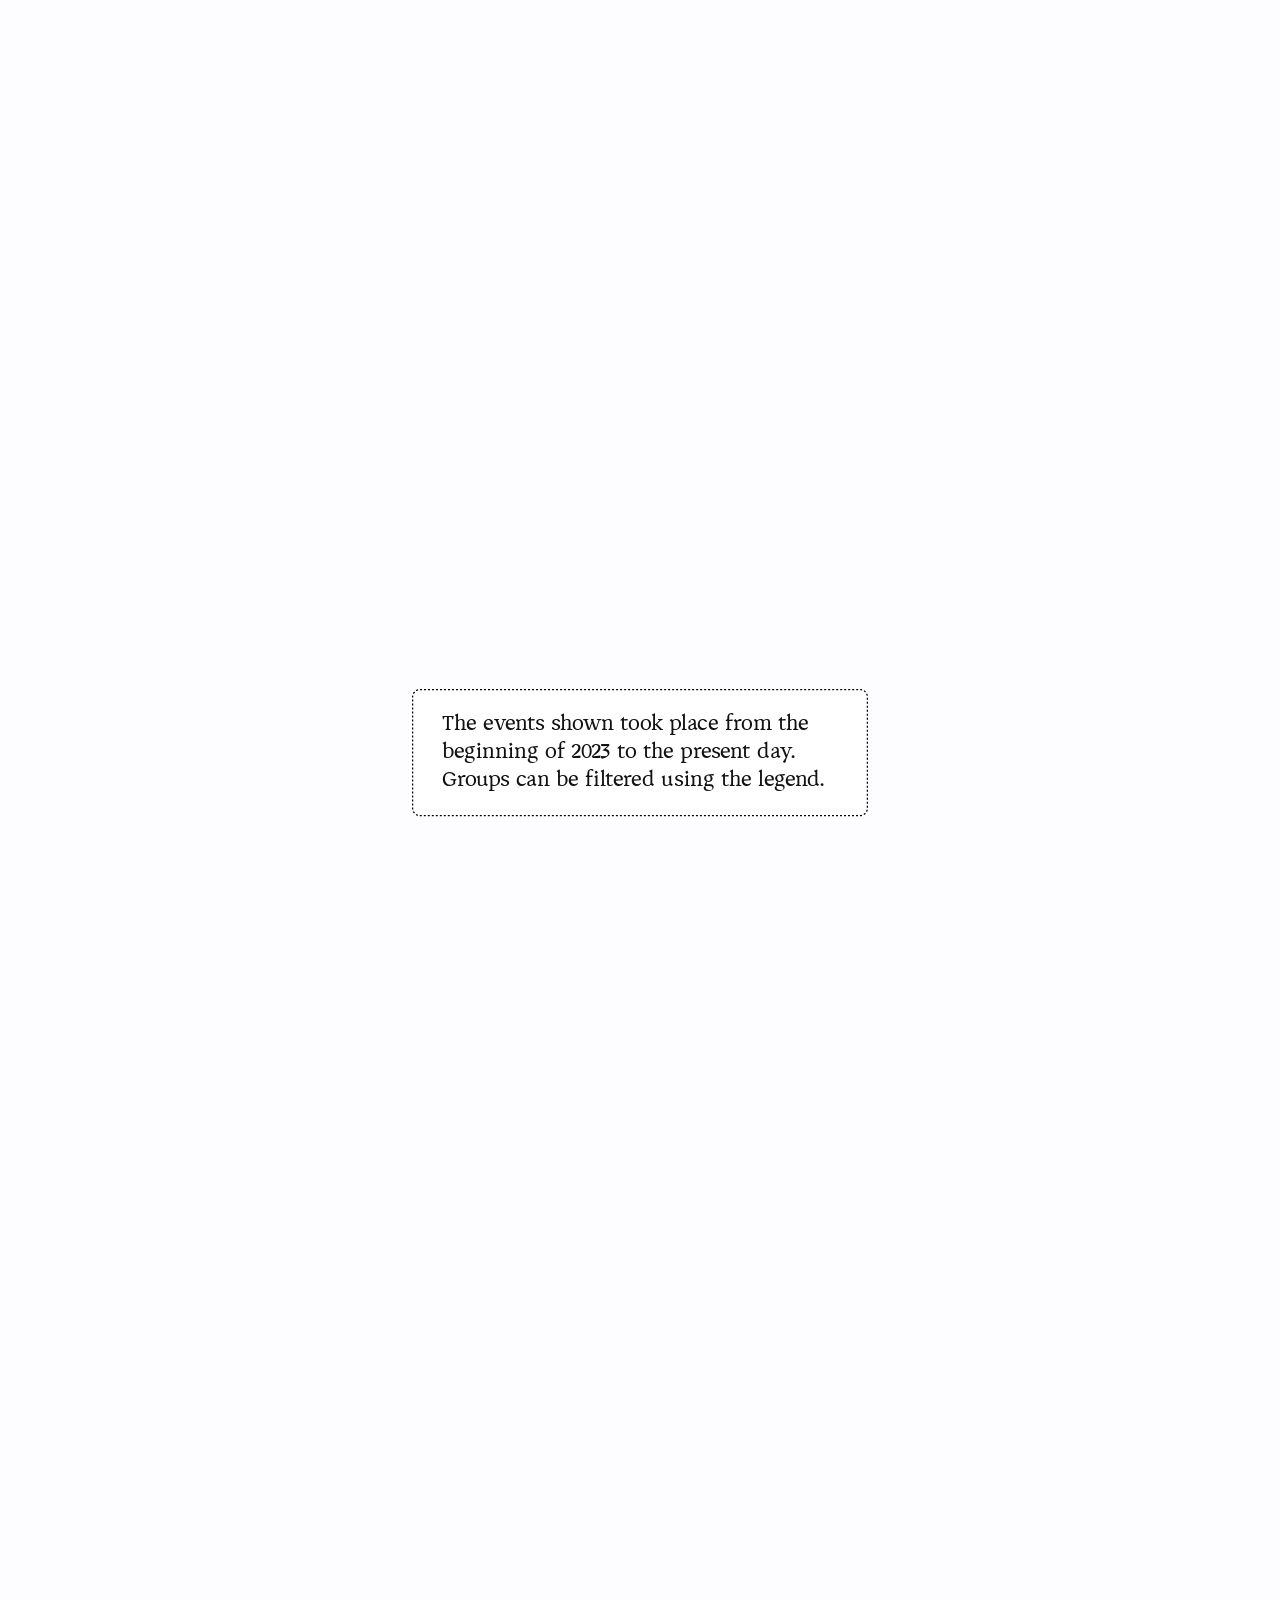
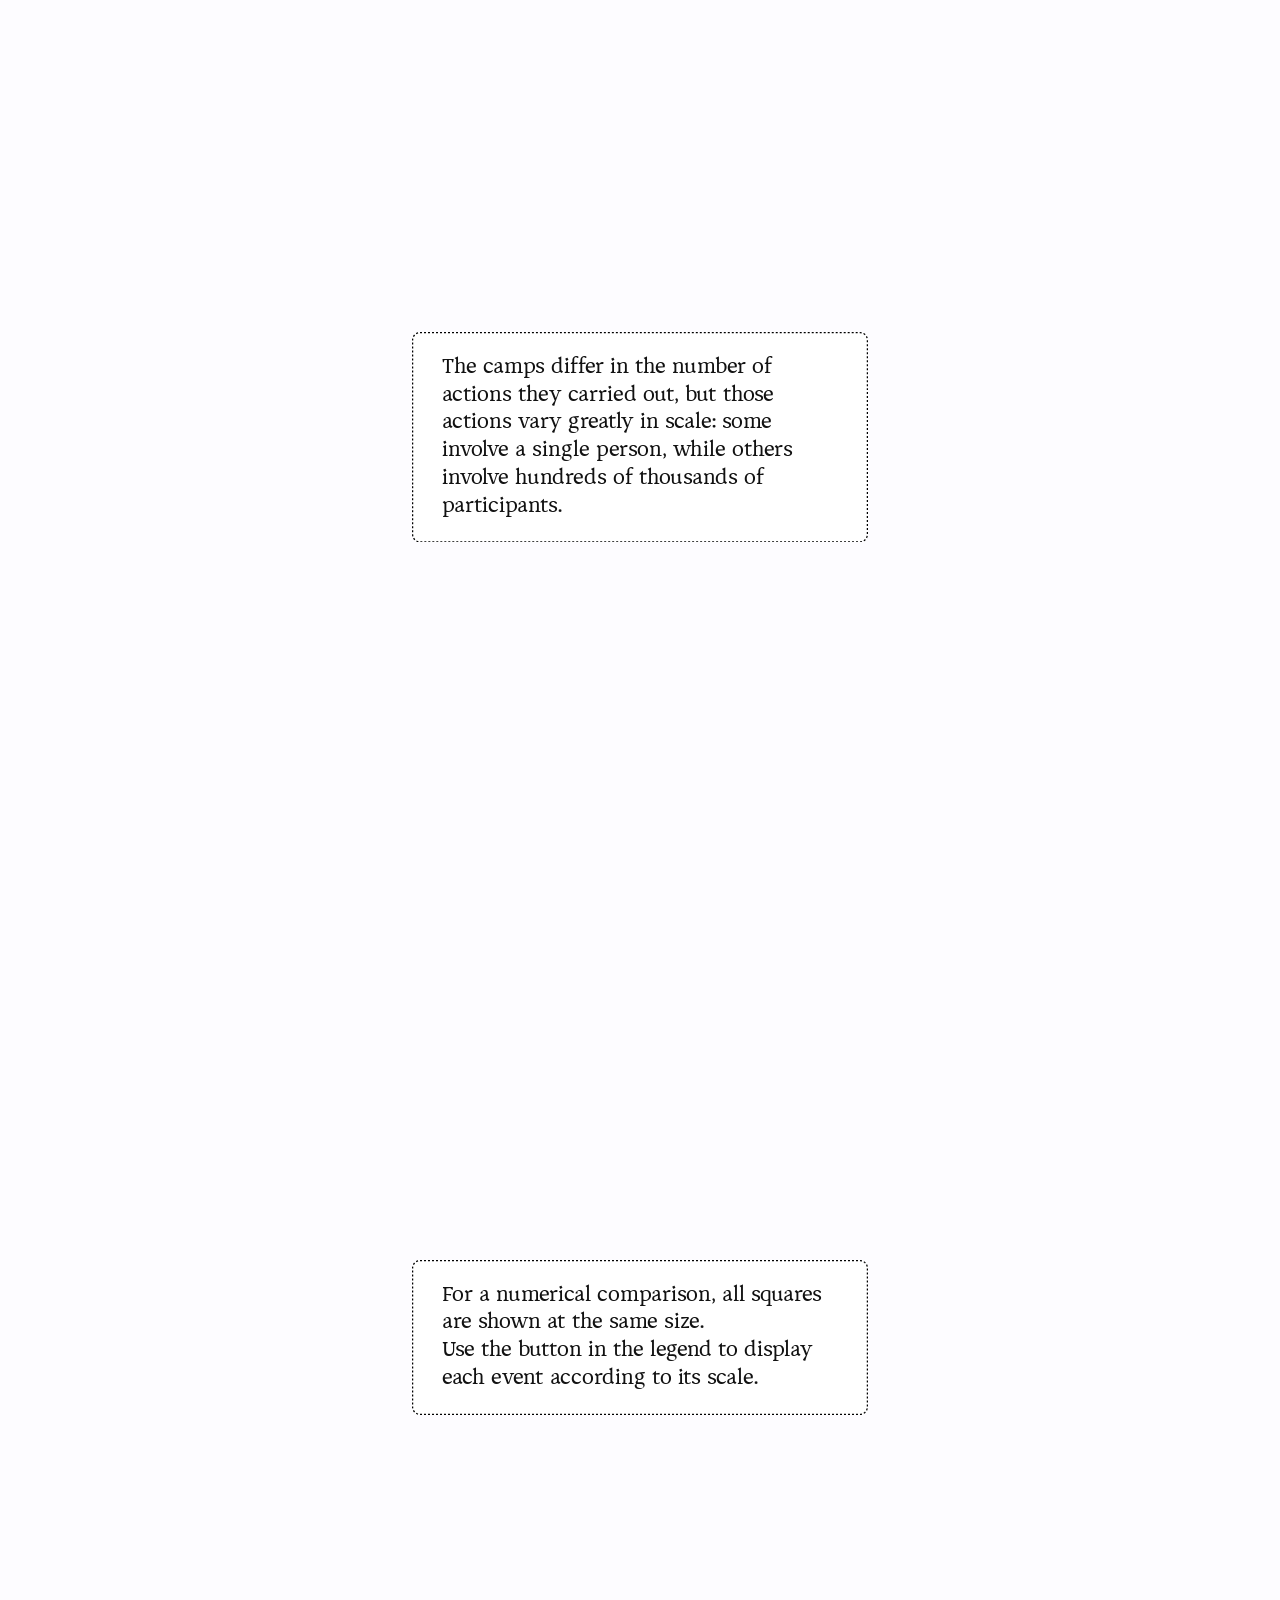
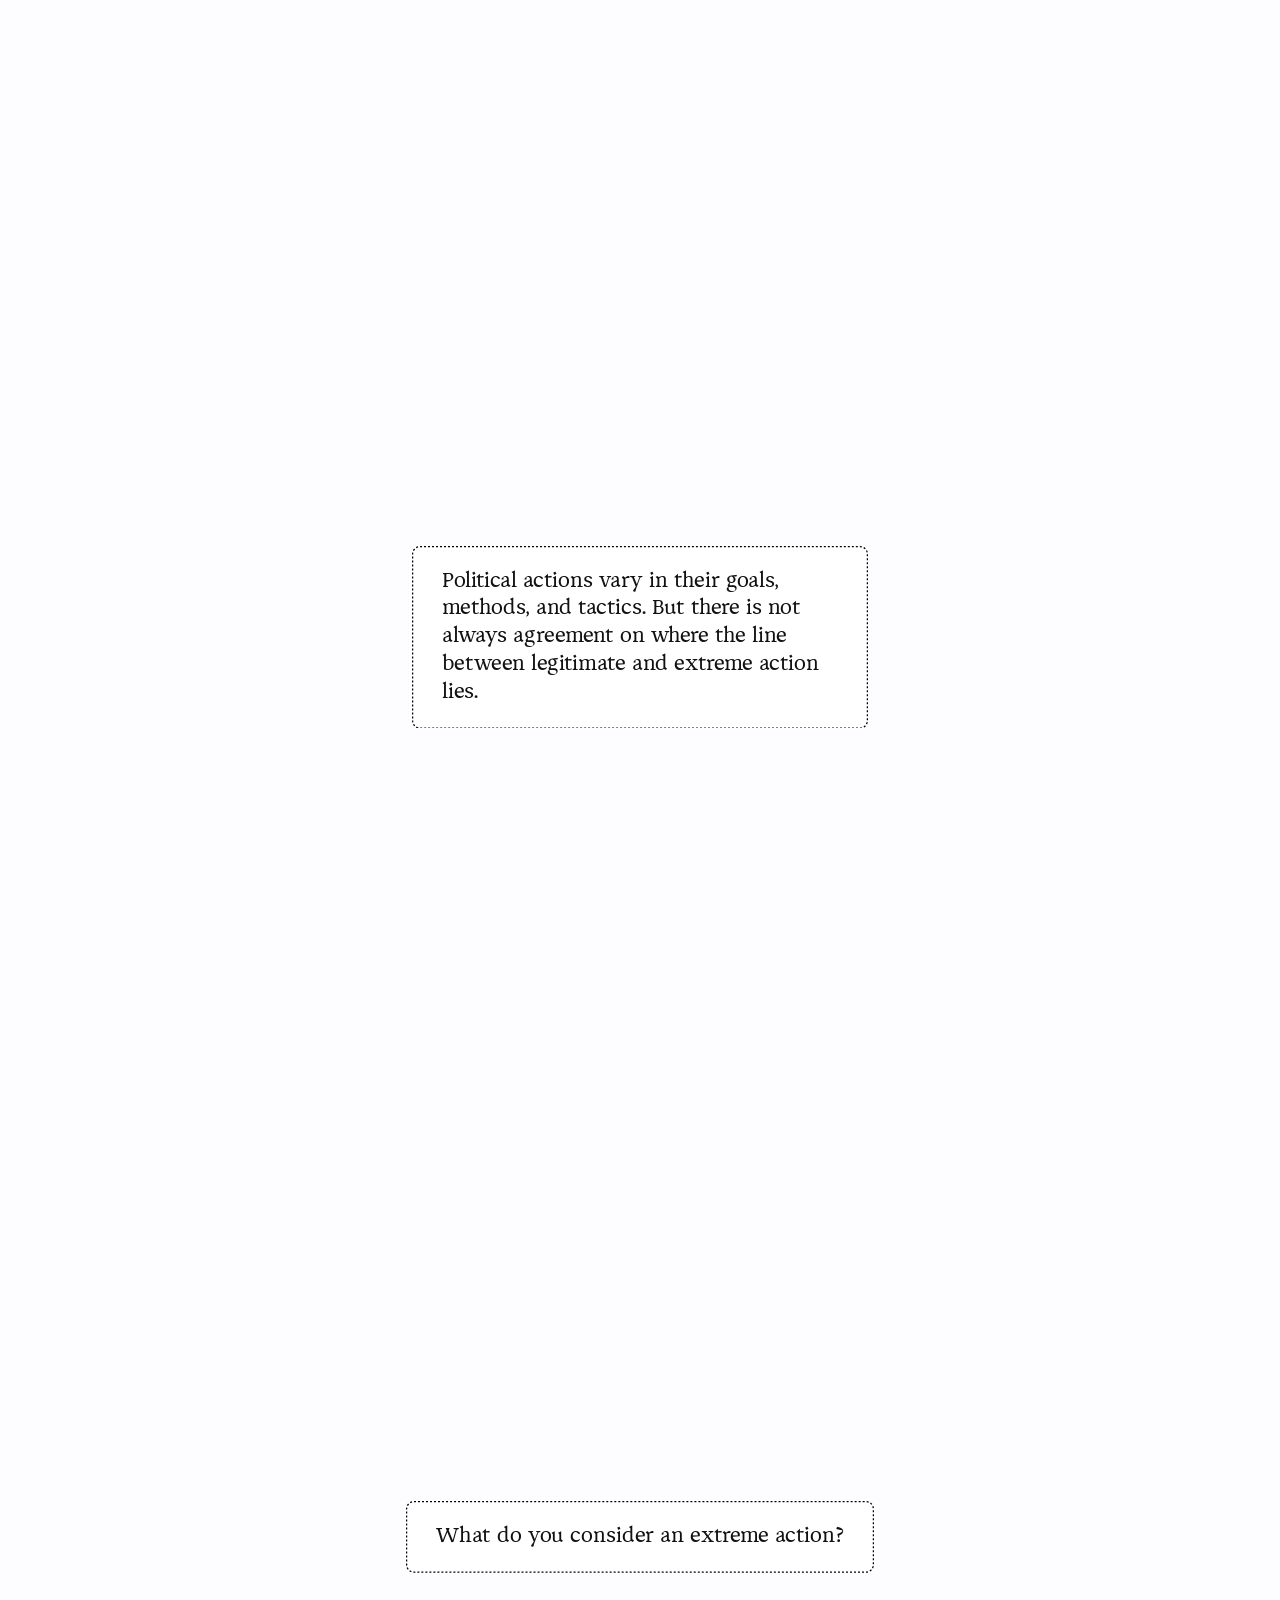
<file: en/index.html>
<!DOCTYPE html>
<!-- lang="he" so screen readers use a Hebrew voice. NOT dir="rtl" at the root:
     the stylesheet declares `direction: rtl` per block, and the flex rows that
     don't (the @fold12 pill tray, .page9-zone) would reverse their inline
     order under a root RTL. Setting it is still the right end state — it needs
     an eyeball pass over folds 10–12 first. -->
<html lang="en" class="lang-en">
<head>
  <!-- English version. Every relative url (css, scripts, events.json) resolves
       against the site root, so this page shares all of them with index.html. -->
  <base href="../" />
  <meta charset="UTF-8" />
  <meta name="viewport" content="width=device-width, initial-scale=1.0, maximum-scale=1.0, user-scalable=no" />
  <title>Extremists on Both Sides</title>
  <!-- SEARCH. Matches og:title/og:description below rather than restating them
       differently: the tab, the share card and the Google result should be the
       same piece. canonical is self-referencing and absolute — the piece is
       also reachable with a #hash from the share row, and that must not read as
       a second page. -->
  <meta name="description" content="We collected thousands of political actions carried out in public space over the past four years. Decide for yourself — who are the extremists on both sides? An interactive project by Eyal Raz in partnership with The Seventh Eye and Shenkar." />
  <link rel="canonical" href="https://both-sides.the7eye.org.il/en/" />
  <!-- The three language versions point at each other (absolute, like canonical);
       x-default is the Hebrew root. Identical lines on index.html, en/ and ar/. -->
  <link rel="alternate" hreflang="he" href="https://both-sides.the7eye.org.il/" />
  <link rel="alternate" hreflang="en" href="https://both-sides.the7eye.org.il/en/" />
  <link rel="alternate" hreflang="ar" href="https://both-sides.the7eye.org.il/ar/" />
  <link rel="alternate" hreflang="x-default" href="https://both-sides.the7eye.org.il/" />
  <!-- Open Graph / Twitter card — what WhatsApp, X, Facebook, LinkedIn render when
       the link is shared (the @fold15 share row relies on this). og:image must be an
       ABSOLUTE url; og-image-en-v15.png is a 2400×1260 (2× of the 1200×630 card): a drawn two-sided dot field with this page's title centred on it.
       Served from GitHub Pages at /both-sides-project/. -->
  <meta property="og:type" content="article" />
  <meta property="og:locale" content="en_US" />
  <meta property="og:title" content="Extremists on Both Sides" />
  <meta property="og:description" content="We collected thousands of political actions carried out in public space over the past four years. Decide for yourself - who are the extremists on both sides?&#10;An interactive project by Eyal Raz in partnership with The Seventh Eye and Shenkar." />
  <meta property="og:url" content="https://both-sides.the7eye.org.il/en/" />
  <meta property="og:image" content="https://both-sides.the7eye.org.il/og-image-en-v15.png" />
  <meta property="og:image:width" content="2400" />
  <meta property="og:image:height" content="1260" />
  <meta property="og:image:alt" content="Extremists on Both Sides — An analysis of political activity across Israel’s political camps" />
  <meta name="twitter:card" content="summary_large_image" />
  <meta name="twitter:title" content="Extremists on Both Sides" />
  <meta name="twitter:description" content="We collected thousands of political actions carried out in public space over the past four years. Decide for yourself - who are the extremists on both sides?&#10;An interactive project by Eyal Raz in partnership with The Seventh Eye and Shenkar." />
  <meta name="twitter:image" content="https://both-sides.the7eye.org.il/og-image-en-v15.png" />
  <link rel="icon" type="image/svg+xml" href="favicon.svg?v=2" />
  <link rel="preconnect" href="https://fonts.googleapis.com" />
  <link rel="preconnect" href="https://fonts.gstatic.com" crossorigin />
  <link href="https://fonts.googleapis.com/css2?family=Assistant:wght@300..800&family=Josefin+Slab:wght@600&display=swap" rel="stylesheet" />
  <link rel="stylesheet" href="style.css" />
</head>
<body>
  <div class="layout">
    <div class="graphic-col">
      <!-- The whole visualisation is painted here, so to assistive tech the
           canvas is one unlabelled box. role/aria-label give it at least a
           name; a real text alternative for the data is still owed. -->
      <canvas id="canvas" role="img"
              aria-label="A visualisation of protest events in Israel, by camp, group and date"></canvas>
      <!-- The canvas is one opaque box to assistive tech, so everything the
           visualisation contributes beyond the scrolling <h2> narration — the
           camp/group roster, the totals, the date range, the categories — is
           written here instead, off-screen. Built from the SAME events.json
           the canvas draws (p7BuildDataSummary at the end of initPage7,
           page7.js) rather than hardcoded, so it can't drift from the data. -->
      <section id="canvasA11ySummary" class="a11y-only" aria-label="Text description of the data"></section>
      <!-- @fold1's dot columns — fixed to the viewport so they don't scroll
           away with the rest of @fold1's content (see buildPage0AllDots in
           page1.js); faded out via js/update-groups.js once @fold2's
           title card reaches center. -->
      <div class="page0-dots-overlay" id="page0DotsOverlay" aria-hidden="true"></div>
      <!-- 10 small squares (Figma node 120:1279) that fade in at the center,
           taking the cluster's place once it settles into fold6's left
           mini-legend — see FOLD6_SQUARES_OFFSET/layoutFold6Squares in js/groups.js. -->
      <div class="fold6-squares-overlay" id="fold6SquaresOverlay" aria-hidden="true"></div>
    </div>
    <!-- Single persistent overlay for the 6 camp groups from @fold2's
         two-camp columns through @hidden-acled's mini-legend glide — one set of
         DOM nodes that's continuously repositioned/restyled as the user
         scrolls, rather than separate per-fold overlays crossfading into
         each other (see GROUPS in js/groups.js, updateGroups in js/update-groups.js).
         A direct .layout child, NOT nested in .graphic-col — same reasoning as
         the tooltips below: that column is its own stacking context, so a group
         row inside it could never climb above the מקרא bar's layer, and on
         mobile the groups have to paint OVER the legend (explicit instruction).
         It's `position: fixed; inset: 0`, so moving it out of .graphic-col
         changes nothing about where anything lands. It stays BEFORE .text-col in
         source order, which is what keeps its desktop z-index: 0 painting under
         the title cards exactly as it did from inside .graphic-col. -->
    <!-- aria-hidden: the six group rows here are visual only. Their names reach
         assistive tech through the legend FILTER buttons (.fold6-legend-filter,
         js/groups.js), which live outside this overlay, and through
         #canvasA11ySummary. -->
    <div class="groups-overlay" id="groupsOverlay" aria-hidden="true"></div>
    <!-- Dev aid: the current @foldN, the number alone, top-left. Ctrl+Shift+F
         hides/shows it (js/nav.js). A direct .layout child for the same reason
         as the tooltips below — .graphic-col traps z-index. aria-hidden: it's a
         debug readout, not content. -->
    <!-- Language switch: ONE button (globe + the current language's letters)
         that opens a drop-down of the three languages — js/lang-switch.js. The
         look is the legend note's card (compare/ pick 2026-10-03) and the rows
         wear the «הצגת גודל האירועים» ring. -->
    <!-- A disclosure, not an ARIA menu: a button + a list of links. The <nav>
         IS the positioned card (.lang-wrap), so the landmark adds no box. The
         button's aria-label starts with its visible letters (WCAG 2.5.3). -->
    <nav class="lang-wrap" id="langWrap" aria-label="Language">
      <button type="button" class="lang-switch" id="langSwitch" aria-expanded="false" aria-controls="langMenu" aria-label="EN – Choose a language"><svg class="lang-switch-globe" viewBox="0 0 16 16" aria-hidden="true"><circle cx="8" cy="8" r="6.5" fill="none" stroke="currentColor" stroke-width="1.2"/><ellipse cx="8" cy="8" rx="2.8" ry="6.5" fill="none" stroke="currentColor" stroke-width="1.2"/><path d="M1.5 8h13M2.6 5h10.8M2.6 11h10.8" fill="none" stroke="currentColor" stroke-width="1.2"/></svg><span class="lang-switch-code">EN</span></button>
      <div class="lang-menu" id="langMenu" hidden>
        <div class="lang-menu-rows">
        <a class="lang-menu-row" href="./" lang="he" hreflang="he">עברית</a>
        <a class="lang-menu-row is-current" aria-current="page" tabindex="-1" href="en/" lang="en" hreflang="en">English</a>
        <a class="lang-menu-row" href="ar/" lang="ar" hreflang="ar">العربية</a>
        </div>
      </div>
    </nav>
    <!-- העין השביעית's logo, top-right; a mask-painted link (style.css, .seventh-eye). -->
    <div class="seventh-eye"><span class="seventh-eye-caption">In partnership with</span><a class="er-mark" href="https://eyalraz.com/" target="_blank" rel="noopener" aria-label="Eyal Raz">ER</a><span class="shenkar-rule" aria-hidden="true"></span><a class="seventh-eye-mark" href="https://www.the7eye.org.il/topic/the-seventh-eye-in-english" target="_blank" rel="noopener" aria-label="The Seventh Eye"></a><span class="shenkar-rule" aria-hidden="true"></span><a class="shenkar-mark" href="https://www.shenkar.ac.il/en/" target="_blank" rel="noopener" aria-label="Shenkar"></a></div>
    <div class="fold-number-badge" id="foldNumberBadge" aria-hidden="true"></div>
    <!-- Hover tooltip for the event dots (date + Hebrew description) —
         positioned/shown by p9HoverInit (page9.js), p7HoverInit/p7InspectInit
         (page7.js) and the fold8 demo (js/update-groups.js). A direct .layout
         child, NOT nested in .graphic-col: that column is its own stacking
         context (position:fixed + z-index:0), which traps any z-index inside
         it below .text-col's full-viewport sections — on mobile that made the
         docked frame untappable, every touch landing on section#page-9. -->
    <div class="page9-tooltip" id="page9Tooltip" aria-hidden="true">
      <div class="page9-tooltip-date"></div>
      <div class="page9-tooltip-desc"></div>
    </div>
    <!-- Hover tooltip for a category pill in #page-13's (@fold12) tray (#page9ZoneBelow
         only — see p9CategoryTooltipInit in page9.js). Same reasoning as
         #page9Tooltip above: a direct .layout child, not nested in
         .graphic-col, so its z-index actually stacks above .text-col's tray/
         dashed box instead of losing to them regardless of its own z-index
         (.graphic-col's own stacking context traps any z-index inside it).
         The arrow is a separate element from the box but shares the parent's
         single drop-shadow (style.css), so the two read as one shape instead
         of two overlapping shadows. -->
    <div class="page9-cat-tooltip" id="page9CatTooltip" aria-hidden="true">
      <div class="page9-cat-tooltip-desc"></div>
      <div class="page9-cat-tooltip-arrow"></div>
    </div>
    <!-- The fold6 source-credit note (js/groups.js: fold6NoteEl) is reparented
         into this layer at init instead of staying inside .groups-overlay —
         same reasoning as #page9CatTooltip above: a direct
         .layout child, not nested in .graphic-col, so its z-index actually
         stacks above .text-col instead of losing to it regardless of its
         own z-index (.graphic-col traps any z-index inside it). Without
         this, the ACLED link inside the note was unclickable.
         NOT aria-hidden: the note's text and its three links are real content.
         Its decorative pieces (card, rule) carry aria-hidden themselves, and the
         layer is `inert` whenever the note isn't on screen (js/groups.js,
         fold6NoteLayerSyncInert), so its links are never invisible tab stops. -->
    <div class="fold6-note-layer" id="fold6NoteLayer"></div>
    <!-- Mobile-only מקרא legend bar (js/groups.js builds its contents). It gets
         its OWN layer rather than sharing #fold6NoteLayer above, because that
         one is pointer-events:none — fine for a credit line, fatal for a button that has to be tappable and reachable
         by assistive tech. Same direct-.layout-child trick for the z-index. -->
    <div class="fold6-mlegend-layer" id="fold6MobileLegendLayer"></div>
    <!-- <main>: the scrolling story is the page's main landmark. -->
    <main class="text-col" id="textCol">
      <section class="text-section" data-page="0" id="page-0">
        <div class="page0-overlay">
          <h1 class="page0-title">Extremists<br />on Both<br />Sides</h1>
          <p class="page0-subtitle">An analysis of<br />political activity<br />across Israel’s<br />political camps</p>
        </div>
      </section>
      <section class="text-section" data-page="1" id="page-1">
        <div class="section-text text-card">
          <h2 class="section-title text-card-frame">In recent years, Israeli citizens have become divided into two opposing political camps, made up of groups with different political positions and goals.</h2>
        </div>
      </section>
      <section class="text-section" data-page="2" id="page-2">
        <div class="section-text text-card">
          <h2 class="section-title text-card-frame">Both camps include groups that bring their political causes into the public sphere through on-the-ground action. This project focuses exclusively on those groups.</h2>
        </div>
      </section>
      <section class="text-section" data-page="3" id="page-3">
        <div class="section-text text-card">
          <h2 class="section-title text-card-frame">Because of their on-the-ground activity, these groups are often seen as representing the political extremes of the two camps.</h2>
        </div>
      </section>
      <section class="text-section" data-page="4" id="page-4">
        <div class="section-text text-card">
          <h2 class="section-title text-card-frame">Each square represents a physical political action carried out by one of the groups. <span class="copy-desktop">Hover over a square to view the event description and scale.</span><span class="copy-mobile">Press and hold a square to view the event description and scale.</span></h2>
        </div>
      </section>
      <section class="text-section" data-page="5" id="page-5" hidden>
        <div class="section-text text-card">
          <h2 class="section-title text-card-frame">הנתונים לקוחים מגוף המחקר הבינלאומי <a class="latin-acronym card-link" href="https://acleddata.com/" target="_blank" rel="noopener">ACLED</a>, המתעד וממפה אירועי מחאה ואלימות פוליטית על בסיס דיווחים מכלי תקשורת ומקורות מקומיים<span class="copy-desktop">.</span><span class="copy-mobile"> - פרטים במקרא.</span></h2>
        </div>
      </section>
      <section class="text-section" data-page="6" id="page-6" hidden>
        <div class="section-text text-card">
          <!-- @hidden-hover is the one card whose copy differs by input device: desktop
             hovers, a phone presses and holds. Two spans swapped by the 600px
             breakpoint (.copy-desktop / .copy-mobile, style.css) rather than
             JS — the hidden one is display:none, so .text-card-frame's
             width: fit-content still measures only the visible copy. -->
        <h2 class="section-title text-card-frame"><span class="copy-desktop">ריחוף העכבר מעל ריבוע חושף את תיאור הפעולה וממחיש את סדר גודלה.</span><span class="copy-mobile">לחצו והחזיקו את האצבע על ריבוע כדי לחשוף את תיאור הפעולה ולראות את סדר גודלה.</span></h2>
        </div>
      </section>
      <section class="text-section" data-page="7" id="page-7">
        <div class="section-text text-card">
          <h2 class="section-title text-card-frame">The event descriptions and dates come mainly from <a class="latin-acronym card-link" href="https://acleddata.com/" target="_blank" rel="noopener">ACLED</a>, an international research organization, and partly from the “<a class="card-link" href="https://www.zman.co.il/726358/" target="_blank" rel="noopener">Fortress</a>” database.</h2>
        </div>
      </section>
      <section class="text-section" data-page="8" id="page-8">
        <div class="section-text text-card">
          <h2 class="section-title text-card-frame">The events shown took place from the beginning of 2023 to the present day.<br>Groups can be filtered using the legend.</h2>
        </div>
      </section>
      <section class="text-section page7-scrub" data-page="9" id="page-9"></section>
      <!-- @fold9: the size grid. Arriving here fires p7SizeGridSet(true)
           (p7SizeGridOnPage, page7.js) — the timeline undraws and every dot on
           screen grows to its crowd tier and re-packs. -->
      <section class="text-section" data-page="10" id="page-10">
        <div class="section-text text-card">
          <h2 class="section-title text-card-frame">The camps differ in the number of actions they carried out, but those actions vary greatly in scale: some involve a single person, while others involve hundreds of thousands of participants.</h2>
        </div>
      </section>
      <!-- @fold10: every square SIZES DOWN to one uniform cell where it
           stands, and then the whole field FLIES to page9's legit zone —
           @fold9's morph played backwards, but landing in the legit grid
           instead of back on the timeline (fold11SizeApply, js/groups.js).
           Its PAGES slot (10) is drawPage8, the bridge glide — the SAME draw
           function @fold11 uses — because this fold owns the glide now, so
           @fold11 simply arrives with it already at rest. -->
      <section class="text-section" data-page="11" id="page-11">
        <div class="section-text text-card">
          <h2 class="section-title text-card-frame">For a numerical comparison, all squares are shown at the same size.<br>Use the button in the legend to display each event according to its scale.</h2>
        </div>
      </section>
      <section class="text-section" data-page="12" id="page-12">
        <div class="section-text text-card">
          <h2 class="section-title text-card-frame">Political actions vary in their goals, methods, and tactics. But there is not always agreement on where the line between legitimate and extreme action lies.</h2>
        </div>
      </section>
      <section class="text-section page9-panel" data-page="13" id="page-13">
        <div class="page9-title-row">
          <div class="section-text text-card">
            <!-- Mobile gets its own, shorter headline — the same .copy-desktop /
                 .copy-mobile span pair @hidden-hover uses. Mobile's gesture is "mark the
                 extreme ones", not "sort both piles", so the two-clause desktop
                 question asks more than the fold delivers there (and wraps to
                 three lines on a phone). -->
            <h2 class="section-title text-card-frame"><span class="copy-desktop">What do you consider an extreme action?</span><span class="copy-mobile">What is an extreme action to you?</span></h2>
            <p class="page9-header-subtitle">Drag the types of action you consider extreme</p>
          </div>
        </div>
        <div class="page9-sticky">
          <div class="page9-header"></div>
          <div class="page9-zone-wrap-extreme">
            <div class="page9-zone" id="page9ZoneAbove" data-zone="above"></div>
          </div>
          <div class="page9-tray">
            <p class="page9-tray-title">Action types</p>
            <div class="page9-tray-divider"></div>
<div class="page9-zone" id="page9ZoneBelow" data-zone="below"></div>
          </div>
        </div>
      </section>
      <!-- @fold13 — the closing statement. The scroll gate (p13GateMax) and the
           drag-panel fade-out (fold13ScrollT) key off #page-14, and the
           gate-hidden toggle off its .page12-sticky-center, so this section
           carries that wrapper; the share block (@fold15, #page-16) and the
           credits card (@fold16, #page-17) follow it. The extreme dots' morph
           to freeform (checkFold13) is watched on this wrapper at its 0.5
           crossing. This wrapper is made position:static in style.css. -->
      <section class="text-section" data-page="14" id="page-14">
        <div class="page12-sticky-center">
          <div class="section-text text-card">
            <h2 class="section-title text-card-frame">Many political norms have been broken here over the past four years. Radicalization must be examined and challenged, and the law enforced fairly across the political spectrum.</h2>
          </div>
        </div>
        <!-- The closing statement continues as three more house title
             blocks, each centred in its own 100vh run (.page13-follow). Inside #page-14
             so no fold ids shift; card 1 above stays the section's first
             .text-card-frame, which p12SpacingFit solves the wrapper from. -->
        <div class="page13-follow">
          <div class="section-text text-card">
            <h2 class="section-title text-card-frame">Israeli citizens will remain politically engaged long after the upcoming election. But what form will that engagement take?</h2>
          </div>
        </div>
        <div class="page13-follow">
          <div class="section-text text-card">
            <h2 class="section-title text-card-frame">Will the next government listen to the public, uphold the law, and reverse this dangerous trend? Or will it use its power to enforce the law selectively - or even encourage further radicalization?</h2>
          </div>
        </div>
        <div class="page13-follow">
          <div class="section-text text-card">
            <h2 class="section-title text-card-frame">And what about you? How will your choices - at the ballot box and beyond - shape Israeli political culture in the years ahead?</h2>
          </div>
        </div>
      </section>
      <!-- @fold14 — the partner credit: an ordinary house fold (100vh, card
           centred) between the closing statement and the share block. The logo
           is the same mask artwork as the corner link (.seventh-eye), inline in
           the title. -->
      <section class="text-section" data-page="15" id="page-15">
        <div class="section-text text-card">
          <h2 class="section-title text-card-frame partner-title"><span class="partner-text">This project was created by <a class="card-link" href="https://eyalraz.com/" target="_blank" rel="noopener">Eyal Raz</a>,<br>in collaboration with</span> <span class="partner-head">This project was created by</span><span class="partner-logos"><a class="partner-er" href="https://eyalraz.com/" target="_blank" rel="noopener" aria-label="Eyal Raz">ER</a><span class="partner-rule" aria-hidden="true"></span><a class="partner-logo" href="https://www.the7eye.org.il/topic/the-seventh-eye-in-english" target="_blank" rel="noopener" aria-label="The Seventh Eye"></a><span class="partner-rule" aria-hidden="true"></span><a class="partner-logo-shenkar" href="https://www.shenkar.ac.il/en/" target="_blank" rel="noopener" aria-label="Shenkar"></a></span></h2>
        </div>
      </section>
      <!-- @fold15 — the share block: its own title block between the closing
           statement and the outro (moved out of the outro card). The links get
           their real hrefs from p12ShareInit (page12.js) at load. -->
      <section class="text-section" data-page="16" id="page-16">
        <div class="section-text text-card">
          <div class="text-card-frame page12-share-card">
            <h2 class="section-title">Share with others</h2>
            <div class="page12-share is-outline" id="page12Share">
              <a class="page12-share-btn" data-share="whatsapp" data-tip="WhatsApp" aria-label="WhatsApp" href="#" target="_blank" rel="noopener"><svg viewBox="0 0 24 24" aria-hidden="true"><path fill="currentColor" d="M17.472 14.382c-.297-.149-1.758-.867-2.03-.967-.273-.099-.471-.148-.67.15-.197.297-.767.966-.94 1.164-.173.199-.347.223-.644.075-.297-.15-1.255-.463-2.39-1.475-.883-.788-1.48-1.761-1.653-2.059-.173-.297-.018-.458.13-.606.134-.133.298-.347.446-.52.149-.174.198-.298.298-.497.099-.198.05-.371-.025-.52-.075-.149-.669-1.612-.916-2.207-.242-.579-.487-.5-.669-.51-.173-.008-.371-.01-.57-.01-.198 0-.52.074-.792.372-.272.297-1.04 1.016-1.04 2.479 0 1.462 1.065 2.875 1.213 3.074.149.198 2.096 3.2 5.077 4.487.709.306 1.262.489 1.694.625.712.227 1.36.195 1.871.118.571-.085 1.758-.719 2.006-1.413.248-.694.248-1.289.173-1.413-.074-.124-.272-.198-.57-.347m-5.421 7.403h-.004a9.87 9.87 0 01-5.031-1.378l-.361-.214-3.741.982.998-3.648-.235-.374a9.86 9.86 0 01-1.51-5.26c.001-5.45 4.436-9.884 9.888-9.884 2.64 0 5.122 1.03 6.988 2.898a9.825 9.825 0 012.893 6.994c-.003 5.45-4.437 9.884-9.885 9.884m8.413-18.297A11.815 11.815 0 0012.05 0C5.495 0 .16 5.335.157 11.892c0 2.096.547 4.142 1.588 5.945L.057 24l6.305-1.654a11.882 11.882 0 005.683 1.448h.005c6.554 0 11.89-5.335 11.893-11.893a11.821 11.821 0 00-3.48-8.413Z"/></svg></a>
              <a class="page12-share-btn" data-share="x" data-tip="X" aria-label="X" href="#" target="_blank" rel="noopener"><svg viewBox="0 0 24 24" aria-hidden="true"><path fill="currentColor" d="M18.901 1.153h3.68l-8.04 9.19L24 22.846h-7.406l-5.8-7.584-6.638 7.584H.474l8.6-9.83L0 1.154h7.594l5.243 6.932ZM17.61 20.644h2.039L6.486 3.24H4.298Z"/></svg></a>
              <a class="page12-share-btn" data-share="facebook" data-tip="Facebook" aria-label="Facebook" href="#" target="_blank" rel="noopener"><svg viewBox="0 0 24 24" aria-hidden="true"><path fill="currentColor" d="M9.101 23.691v-7.98H6.627v-3.667h2.474v-1.58c0-4.085 1.848-5.978 5.858-5.978.401 0 .955.042 1.468.103a8.68 8.68 0 0 1 1.141.195v3.325a8.623 8.623 0 0 0-.653-.036 26.805 26.805 0 0 0-.733-.009c-.707 0-1.259.096-1.675.309a1.686 1.686 0 0 0-.679.622c-.258.42-.374.995-.374 1.752v1.297h3.919l-.386 2.103-.287 1.564h-3.246v8.245C19.396 23.238 24 18.179 24 12.044c0-6.627-5.373-12-12-12s-12 5.373-12 12c0 5.628 3.874 10.35 9.101 11.647Z"/></svg></a>
              <a class="page12-share-btn" data-share="linkedin" data-tip="LinkedIn" aria-label="LinkedIn" href="#" target="_blank" rel="noopener"><svg viewBox="0 0 24 24" aria-hidden="true"><path fill="currentColor" d="M20.447 20.452h-3.554v-5.569c0-1.328-.027-3.037-1.852-3.037-1.853 0-2.136 1.445-2.136 2.939v5.667H9.351V9h3.414v1.561h.046c.477-.9 1.637-1.85 3.37-1.85 3.601 0 4.267 2.37 4.267 5.455v6.286zM5.337 7.433c-1.144 0-2.063-.926-2.063-2.065 0-1.138.92-2.063 2.063-2.063 1.14 0 2.064.925 2.064 2.063 0 1.139-.925 2.065-2.064 2.065zm1.782 13.019H3.555V9h3.564v11.452zM22.225 0H1.771C.792 0 0 .774 0 1.729v20.542C0 23.227.792 24 1.771 24h20.451C23.2 24 24 23.227 24 22.271V1.729C24 .774 23.2 0 22.222 0h.003z"/></svg></a>
              <button class="page12-share-btn" type="button" data-share="copy" data-tip="Copy link" aria-label="Copy link"><svg class="page12-share-ico-link" viewBox="0 0 24 24" aria-hidden="true"><path fill="none" stroke="currentColor" stroke-width="2.2" stroke-linecap="round" stroke-linejoin="round" d="M10 14a4.5 4.5 0 0 0 6.4 0l3.3-3.3a4.5 4.5 0 0 0-6.4-6.4L12 5.6M14 10a4.5 4.5 0 0 0-6.4 0l-3.3 3.3a4.5 4.5 0 0 0 6.4 6.4l1.3-1.3"/></svg><svg class="page12-share-ico-done" viewBox="0 0 24 24" aria-hidden="true"><path fill="none" stroke="currentColor" stroke-width="2.6" stroke-linecap="round" stroke-linejoin="round" d="M5 12.5l4.5 4.5L19 7.5"/></svg></button>
            </div>
          </div>
        </div>
      </section>
      <!-- @fold16 — the outro/credits card. -->
      <section class="text-section" data-page="17" id="page-17">
        <div class="page12-sticky-center">
          <div class="section-text text-card">
            <div class="text-card-frame page12-card">
              <h2 class="section-title page12-title">Extremists on Both Sides</h2>
              <div class="page12-body" dir="ltr">
                <p class="page12-body-heading" role="heading" aria-level="3">Data &amp; Methodology</p>
                <p>The dataset behind this project covers political actions carried out by Israeli citizens in public spaces, in Israel and the occupied territories, from the beginning of 2023: demonstrations, roadblocks, clashes, assaults, property damage, land seizure, and similar actions. Remarks, posts, and statements unaccompanied by action on the ground are not included.</p>
                <p>Event descriptions and dates are taken from <a class="card-link" href="https://acleddata.com/" target="_blank" rel="noopener">ACLED</a>, an international research organization that documents protest and political violence based on reports from media outlets and local sources, and from “<a class="card-link" href="https://www.zman.co.il/fortress/" target="_blank" rel="noopener">Fortress</a>”'s settler violence log; an event appearing in both sources is counted once. Group assignments, action classifications, and crowd-size estimates were derived from the descriptions as part of this project. The descriptions were edited and shortened, and ACLED descriptions were translated into Hebrew, preserving the facts and the context in which the events took place. The English descriptions shown here were translated from the edited Hebrew versions.</p>
                <p>Each event was assigned to the group that carried out its central action, not to those harmed or to the security forces that responded. When the group carried out several actions, the event was classified by the most severe one, using a severity ranking of ten action types built for the project with reference to existing severity indices. Assignment, classification, and translation were carried out with OpenAI language models, following instructions written for the project and refined over many rounds of review and manual correction.</p>
                <p>The division into political groups is intended to enable comparison between the patterns of action of different camps. It does not imply that all members of a group act in the same way or hold the same views. The dataset also reflects what was reported, not everything that happened, and classifying political events is not always clear-cut.</p>
                <p><a class="card-link" href="en/methodology.html" target="_blank" rel="noopener">Full methodology</a>: sources, selection rules, classification, translation, duplicate detection, and the complete model instructions.</p>
                <p>Found a mistake? Write to us at <a class="card-link" href="mailto:extremists.on.both.sides@gmail.com">extremists.on.both.sides@gmail.com</a>, and include the event's date, the group it was assigned to, and the correction needed.</p>
              </div>
              <p class="page12-credits">Research, design, and development: Eyal Raz (<a href="https://eyalraz.com/" target="_blank" rel="noopener">eyalraz.com</a>)<br>Mentorship and guidance: Mushon Zer-Aviv<br>Journalistic advisor: Oren Persico<br>Thanks to Rakefet Canaan, the Shenkar School of Visual Communication, <a href="https://www.shenkar.ac.il/en/" target="_blank" rel="noopener">Shenkar - Engineering. Design. Art.</a><br>Thanks to the “<a href="https://www.zman.co.il/fortress/" target="_blank" rel="noopener">Fortress</a>” team · Anat Saragusti, Miki Rosenthal, Amir Sperling, Ronit Antler and others<br>Database: <a href="https://acleddata.com/" target="_blank" rel="noopener">ACLED</a>, “<a href="https://www.zman.co.il/fortress/" target="_blank" rel="noopener">Fortress</a>”</p>
              </div>
            </div>
          </div>
      </section>
    </main>
  </div>

  <script src="js/i18n.js"></script>
  <script src="squareboundingbox.js"></script>
  <script src="page1.js"></script>
  <script src="page7.js"></script>
  <script src="page8.js"></script>
  <script src="page9.js"></script>
  <script src="page12.js"></script>
  <script src="js/core.js"></script>
  <script src="js/nav.js"></script>
  <script src="js/lang-switch.js"></script>
  <script src="js/fold1-intro.js"></script>
  <script src="js/page7-scrub.js"></script>
  <script src="js/fold8-tooltip.js"></script>
  <script src="js/groups.js"></script>
  <script src="js/update-groups.js"></script>
  <script src="js/page8-9-scroll.js"></script>
  <script src="js/fold11.js"></script>
  <script src="js/bootstrap.js"></script>
  <script src="reload.js"></script>
</body>
</html>
</file>
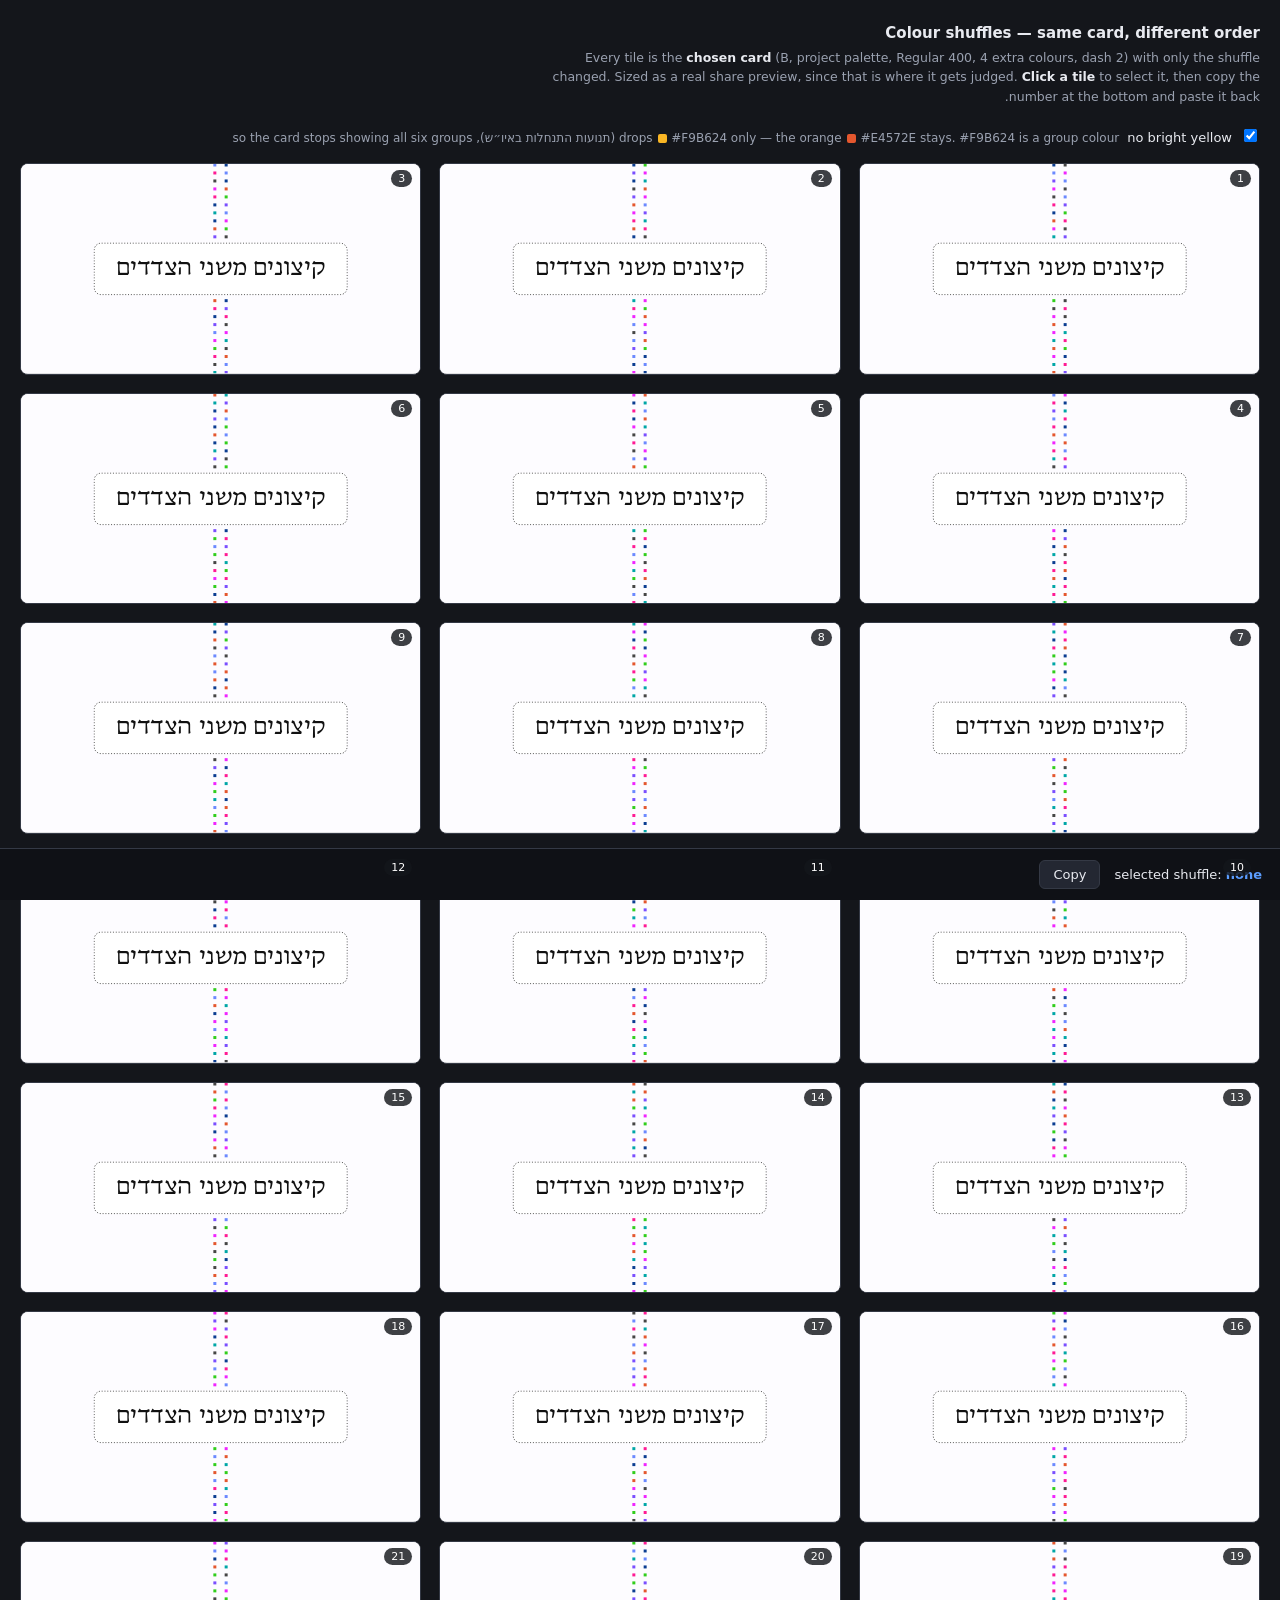
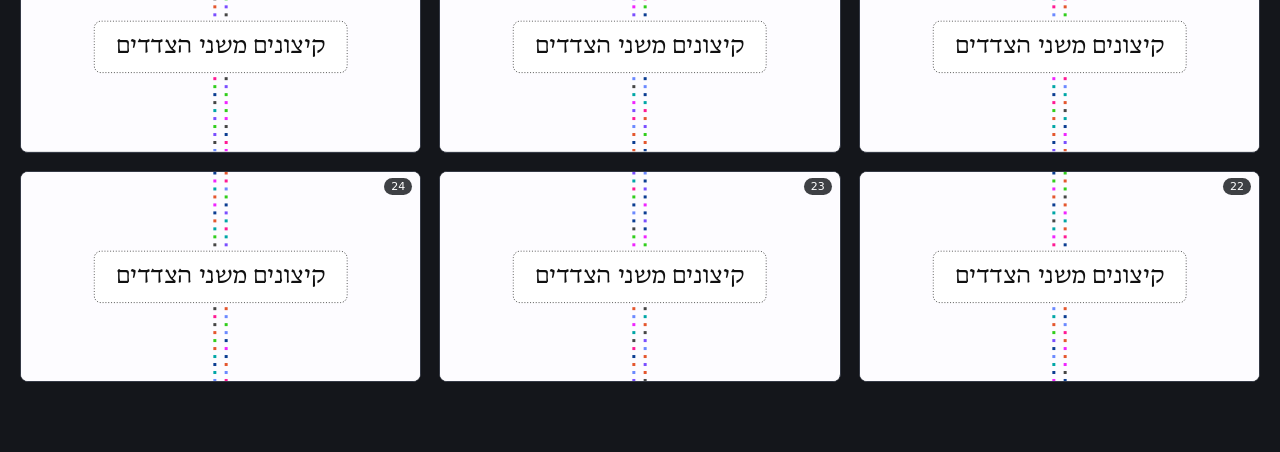
<file: _og-seeds.html>
<!DOCTYPE html>
<html lang="he" dir="rtl">
<head>
<meta charset="utf-8" />
<title>og card — colour shuffles</title>
<!-- SCAFFOLDING. The chosen card at 24 different shuffles, every other setting
     identical, so the colour ORDER can be picked on its own. Click one to copy
     its number. Delete with the rest of the og scaffolding. -->
<style>
  :root { --bg:#14161b; --txt:#e8eaf0; --dim:#9aa1b0; --line:#343945; --pick:#5b9dff; }
  * { box-sizing: border-box; }
  html, body { margin:0; background:var(--bg); color:var(--txt);
    font-family: system-ui, -apple-system, 'Segoe UI', sans-serif; }
  .wrap { max-width: 1500px; margin: 0 auto; padding: 24px 20px 70px; }
  h1 { font-size: 15px; font-weight: 600; margin: 0 0 6px; }
  p.note { color: var(--dim); font-size: 12.5px; line-height:1.55; margin:0 0 20px; max-width: 720px; }
  p.note b { color: var(--txt); }

  .grid { display: grid; grid-template-columns: repeat(auto-fill, minmax(330px, 1fr));
    gap: 18px; }
  .cell { border: 1px solid var(--line); border-radius: 8px; overflow: hidden;
    background: #fff; cursor: pointer; position: relative; }
  .cell.sel { outline: 3px solid var(--pick); outline-offset: 1px; }
  /* Each cell shows the card at the size a real preview would, not full bleed —
     judging a shuffle at 1200px tells you nothing about how it reads shared. */
  .shot { position: relative; width: 100%; padding-top: 52.5%; overflow: hidden; }
  .shot iframe { position:absolute; top:0; left:0; width:1200px; height:630px;
    border:0; transform-origin: top left; }
  .tag { position:absolute; top:6px; right:8px; z-index:2; font-size:11px;
    background: rgba(20,22,27,.82); color:#fff; padding:2px 7px; border-radius:20px; }
  .bar { position: fixed; left:0; right:0; bottom:0; background:#0f1116;
    border-top:1px solid var(--line); padding:11px 18px; font-size:13px;
    display:flex; align-items:center; gap:14px; }
  .bar b { color: var(--pick); }
  button { font: inherit; background:#232732; color:var(--txt); border:1px solid var(--line);
    border-radius:6px; padding:6px 13px; cursor:pointer; }
  button:hover { background:#2c313e; }
  .sw { display:flex; align-items:baseline; gap:8px; flex-wrap:wrap;
    font-size:13px; margin: 0 0 18px; cursor:pointer; }
  .sw span { color:var(--dim); font-size:12px; }
  .sw i { display:inline-block; width:9px; height:9px; border-radius:2px;
    margin: 0 4px -1px 2px; }
</style>
</head>
<body>
<div class="wrap">
  <h1>Colour shuffles — same card, different order</h1>
  <p class="note">Every tile is the <b>chosen card</b> (B, project palette, Regular 400,
  4 extra colours, dash 2) with only the shuffle changed. Sized as a real share
  preview, since that is where it gets judged. <b>Click a tile</b> to select it, then
  copy the number at the bottom and paste it back.</p>

  <label class="sw"><input type="checkbox" id="nowarm" checked /> no bright yellow
    <span>drops <i style="background:#F9B624"></i>#F9B624 only — the orange
    <i style="background:#E4572E"></i>#E4572E stays. #F9B624 is a group colour
    (תנועות התנחלות באיו״ש), so the card stops showing all six groups</span></label>
  <div class="grid" id="grid"></div>
</div>

<div class="bar">
  <span>selected shuffle: <b id="sel">none</b></span>
  <button id="copy">Copy</button>
  <span id="msg" style="color:var(--dim)"></span>
</div>

<script>
var N = 24;
var grid = document.getElementById('grid');
for (var i = 1; i <= N; i++) {
  var cell = document.createElement('div');
  cell.className = 'cell';
  cell.dataset.shuffle = i;
  cell.innerHTML = '<span class="tag">' + i + '</span>'
    + '<div class="shot"><iframe loading="lazy" scrolling="no" '
    + 'src="_og-card.html?bare=1&shuffle=' + i + '&drop=yellow"></iframe></div>';
  grid.appendChild(cell);
}

/* The iframes are a fixed 1200px wide, so each has to be scaled to whatever
   width the grid actually gave its cell — and rescaled when the window moves. */
function fit() {
  document.querySelectorAll('.shot').forEach(function (s) {
    var f = s.querySelector('iframe');
    f.style.transform = 'scale(' + (s.clientWidth / 1200) + ')';
  });
}
addEventListener('resize', fit);
fit();

/* Reloading each iframe with (or without) &drop=warm is what switches the whole
   sheet — the card page owns the filtering, so the sheet never duplicates it. */
var nowarm = document.getElementById('nowarm');
nowarm.addEventListener('change', function () {
  document.querySelectorAll('.cell').forEach(function (c) {
    var f = c.querySelector('iframe');
    f.src = '_og-card.html?bare=1&shuffle=' + c.dataset.shuffle
          + (nowarm.checked ? '&drop=yellow' : '');
  });
  setTimeout(fit, 60);
});

var sel = null;
grid.addEventListener('click', function (e) {
  var cell = e.target.closest('.cell');
  if (!cell) return;
  document.querySelectorAll('.cell.sel').forEach(function (c) { c.classList.remove('sel'); });
  cell.classList.add('sel');
  sel = cell.dataset.shuffle;
  document.getElementById('sel').textContent = sel;
  document.getElementById('msg').textContent = '';
});

document.getElementById('copy').onclick = function () {
  if (!sel) { document.getElementById('msg').textContent = 'pick a tile first'; return; }
  var txt = '[ogcard] shuffle: ' + sel
          + (nowarm.checked ? '  |  no bright yellow (drop=yellow)' : '')
          + '  (all other settings unchanged)';
  navigator.clipboard.writeText(txt).then(function () {
    document.getElementById('msg').textContent = 'copied — paste it into chat';
  }, function () {
    document.getElementById('msg').textContent = txt;
  });
};
</script>
</body>
</html>
</file>
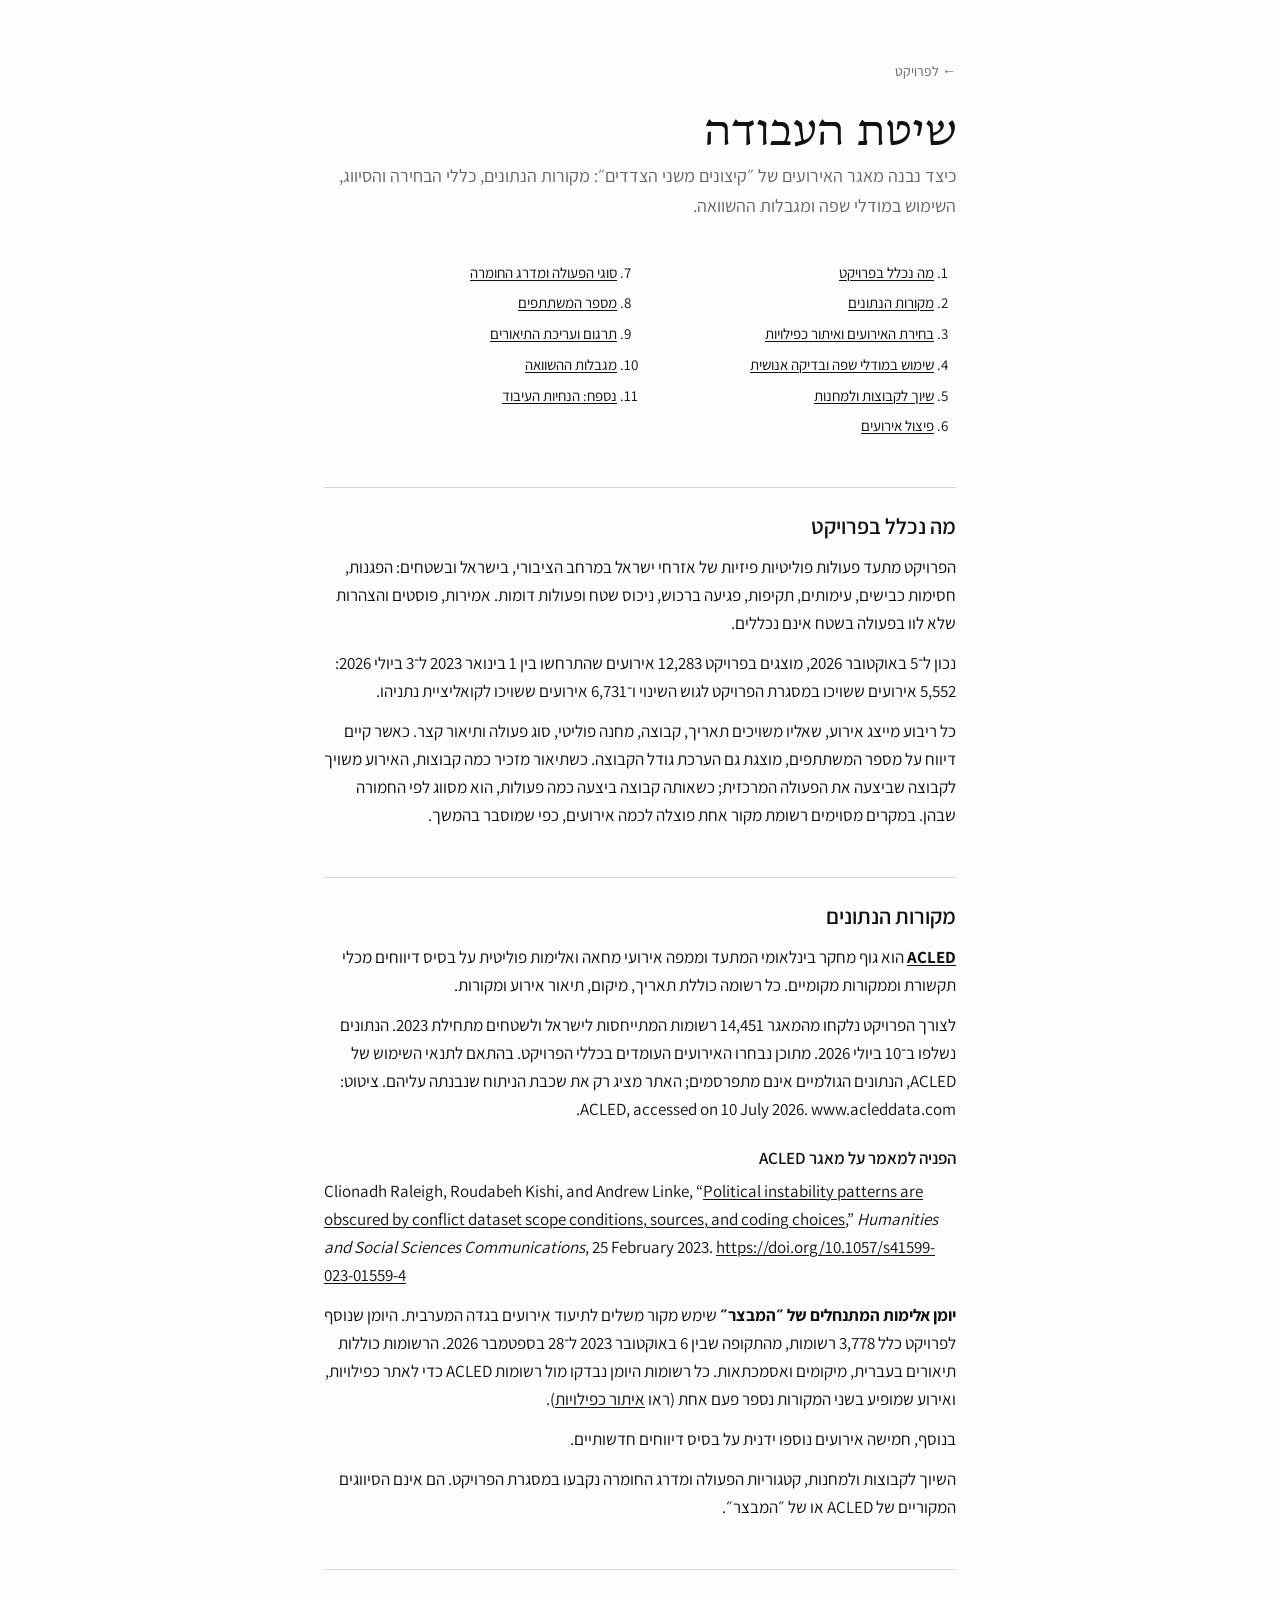
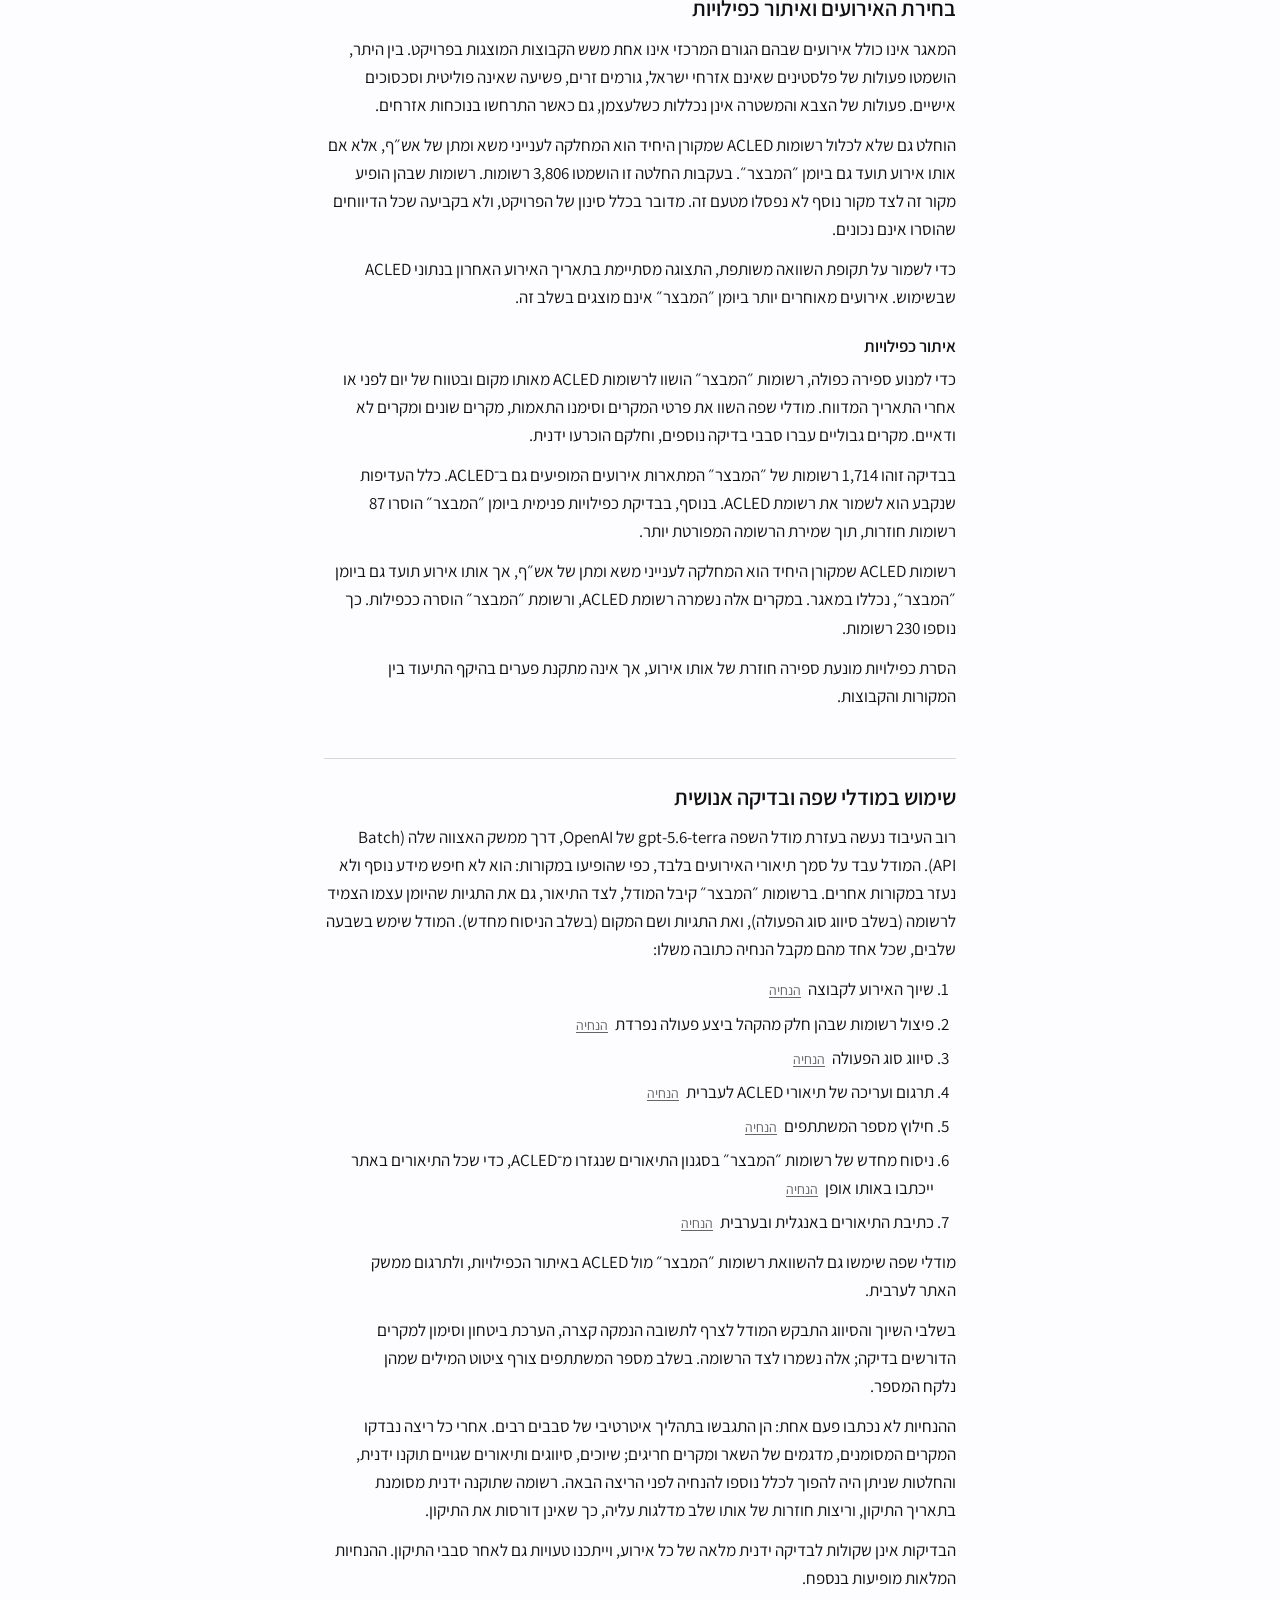
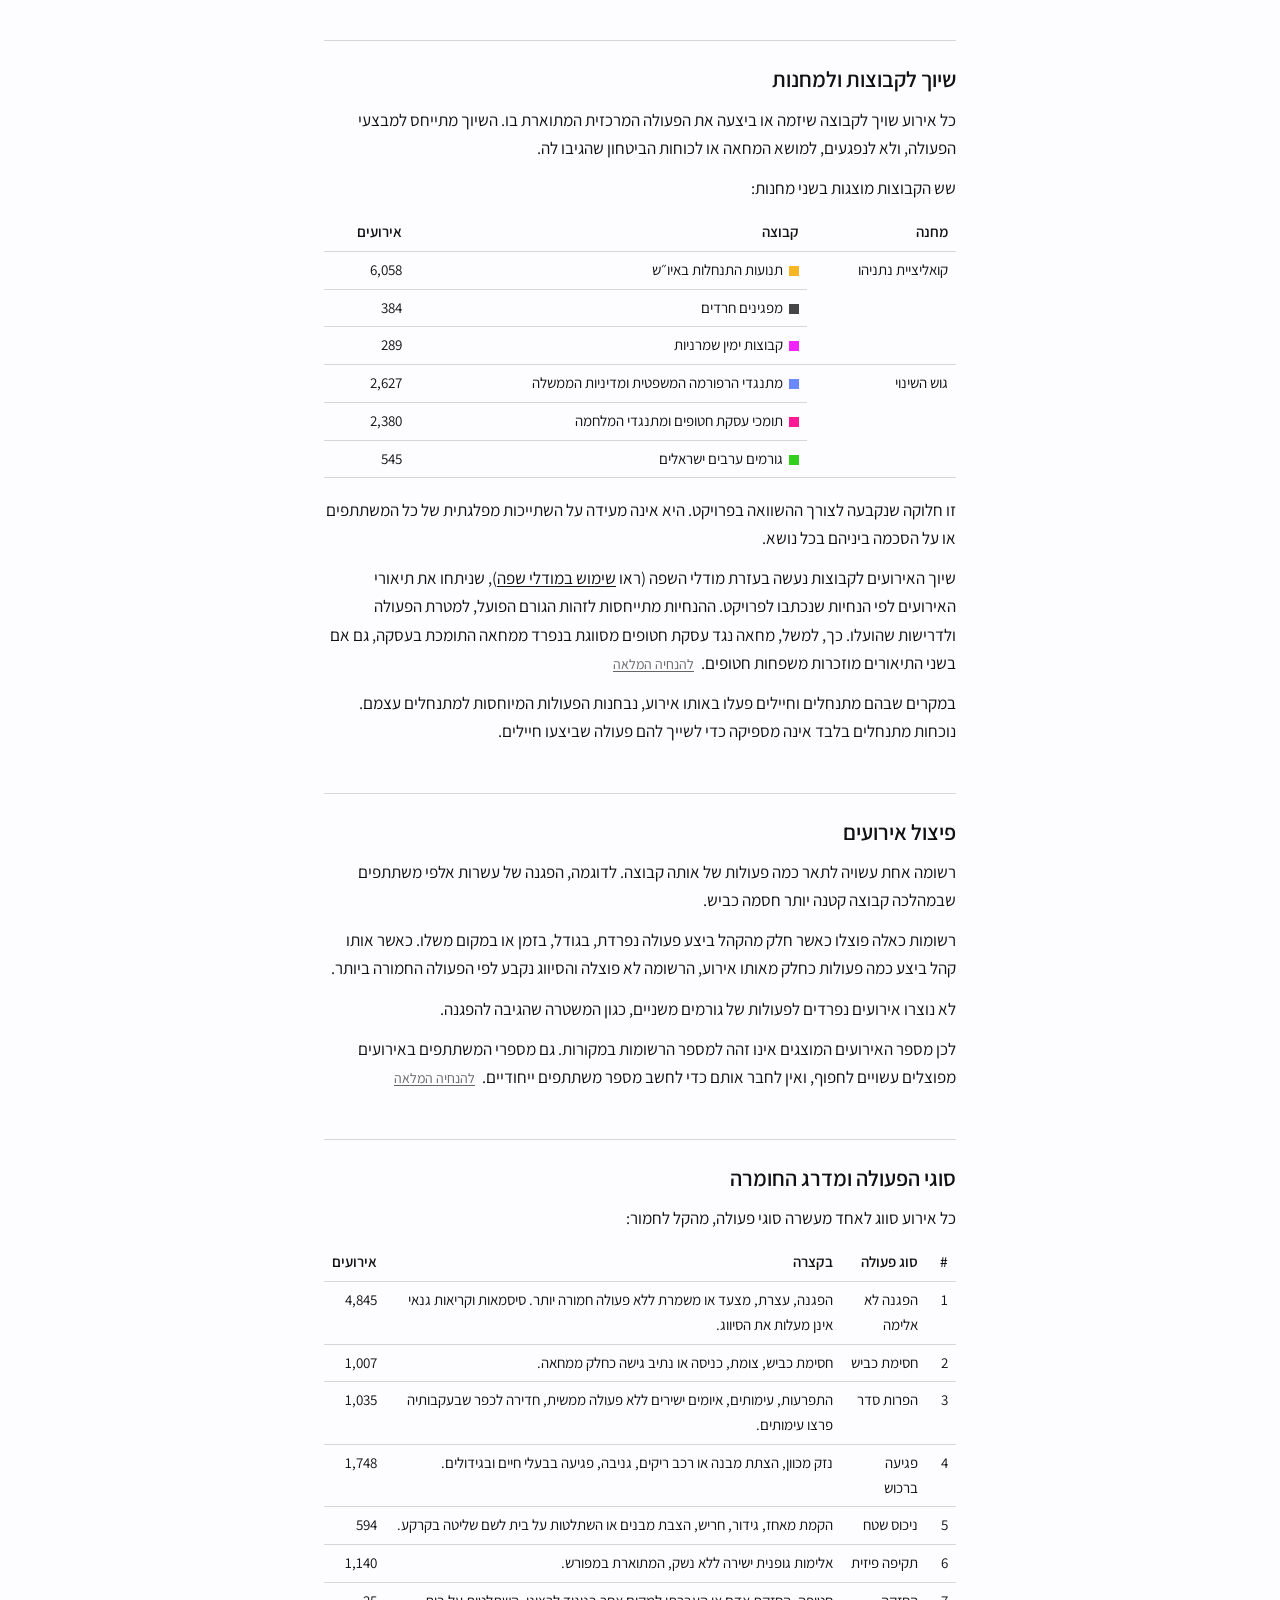
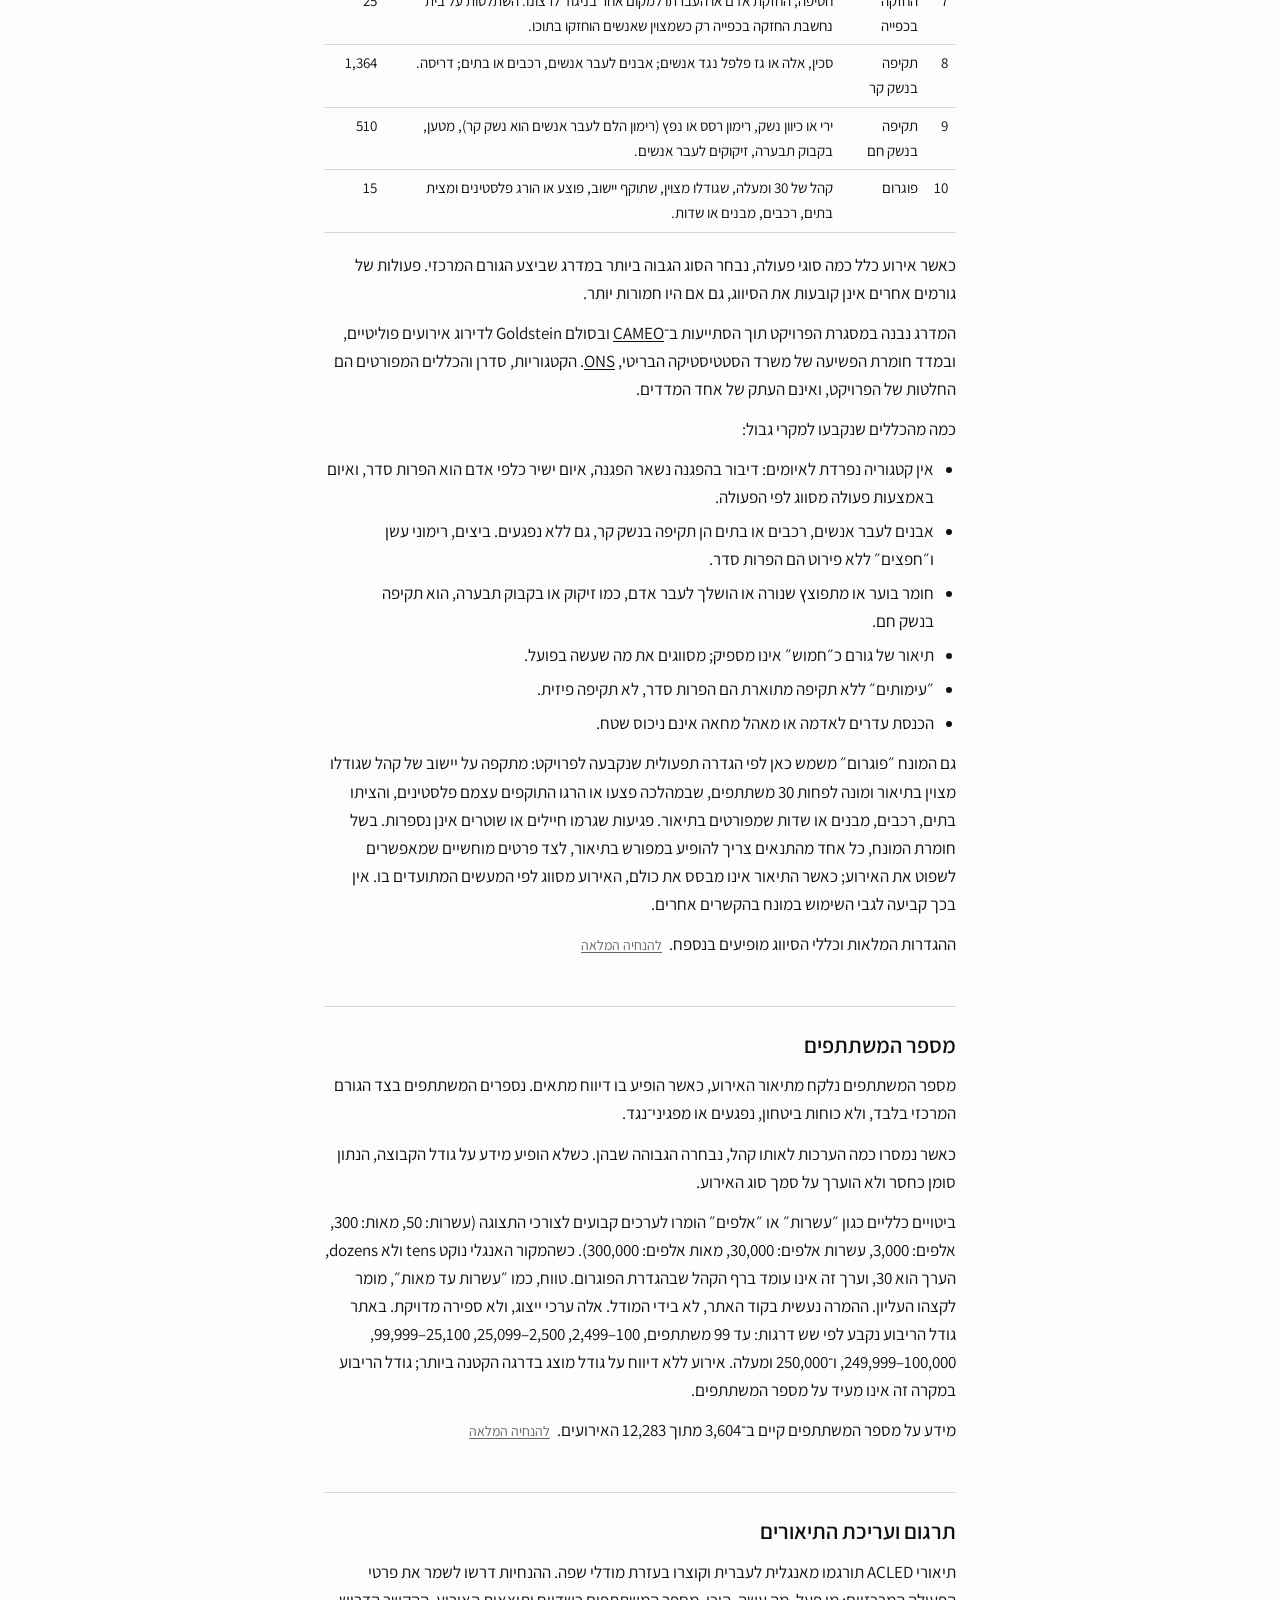
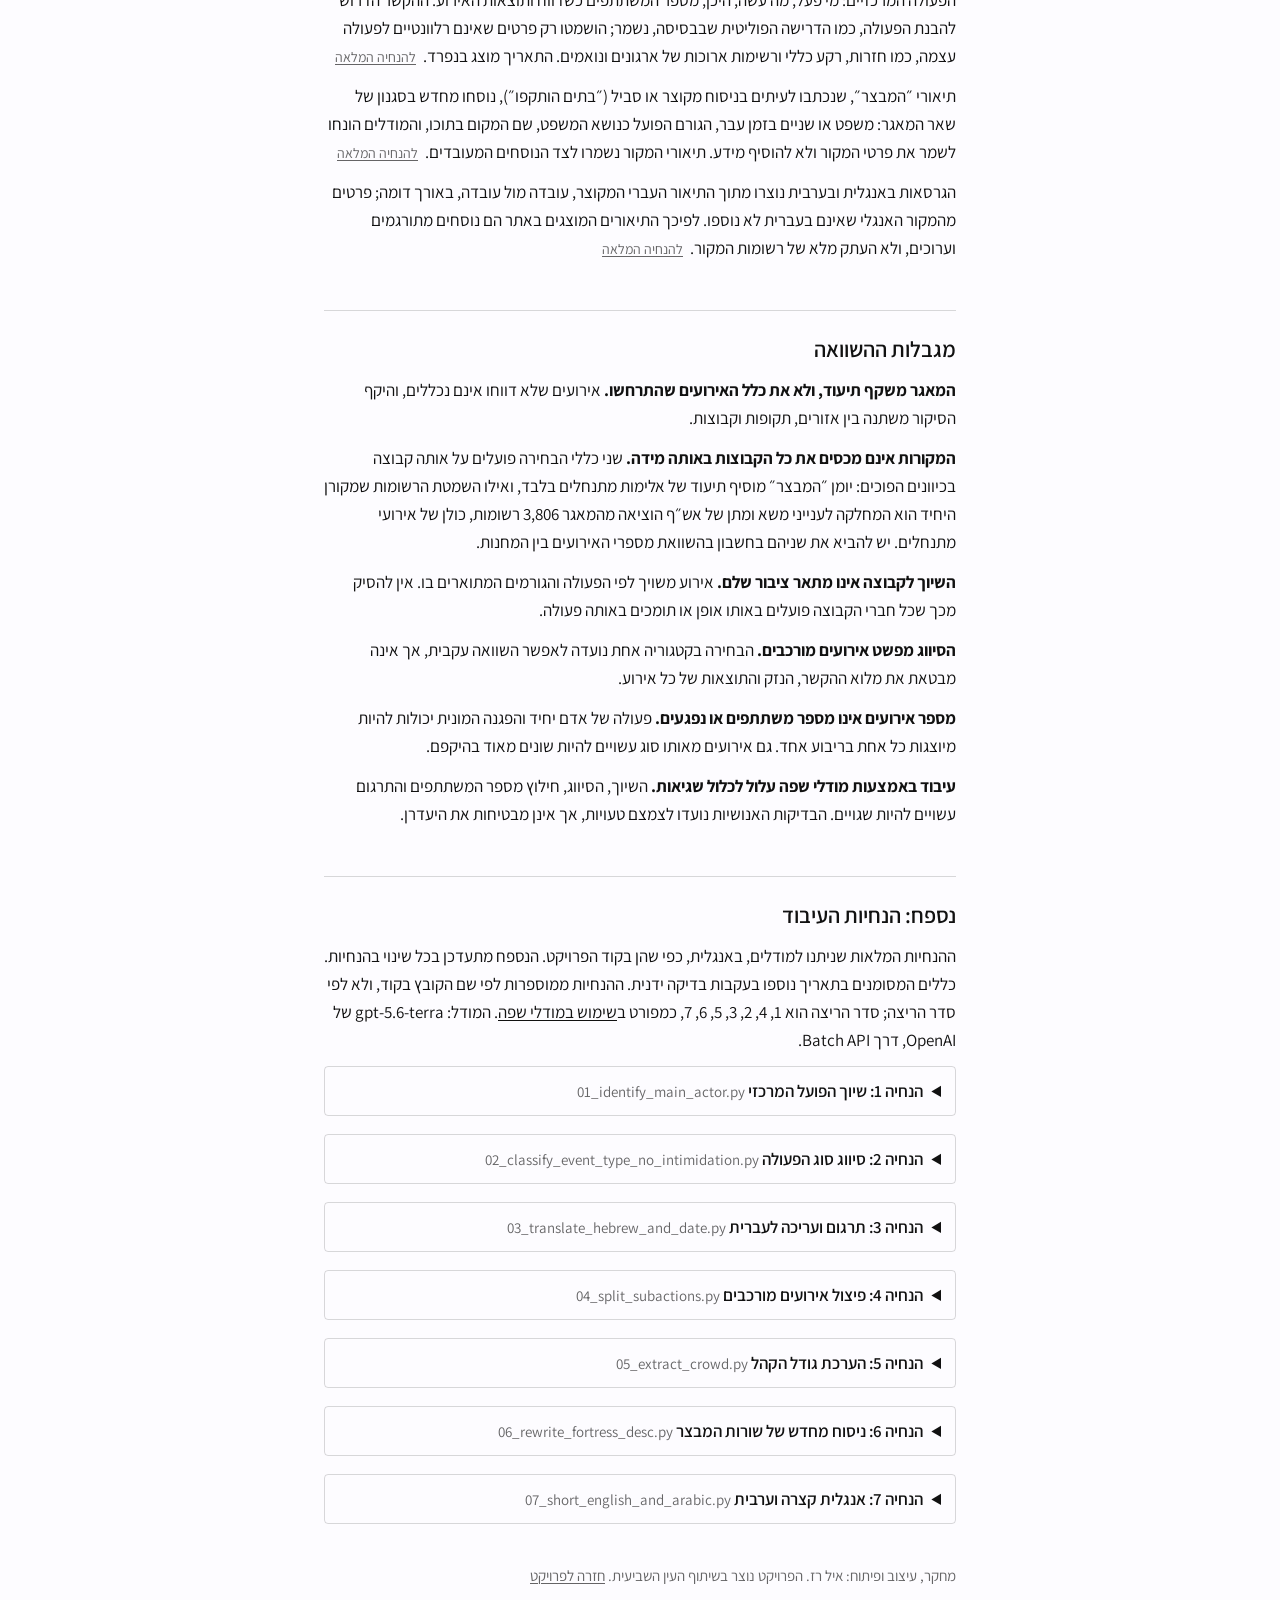
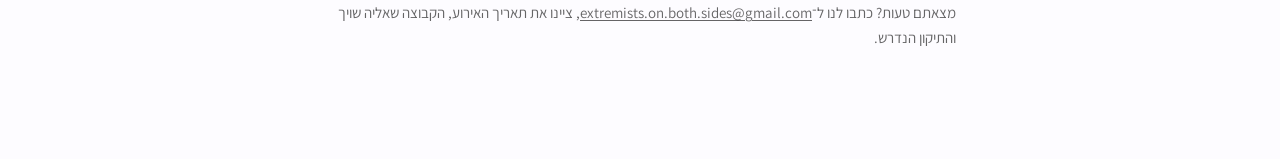
<file: methodology.html>
<!DOCTYPE html>
<html lang="he" dir="rtl">
<head>
  <meta charset="UTF-8" />
  <meta name="viewport" content="width=device-width, initial-scale=1.0" />
  <title>שיטת העבודה — קיצונים משני הצדדים</title>
  <meta name="description" content="המתודולוגיה המלאה של הפרויקט קיצונים משני הצדדים: מקורות הנתונים, כללי הסינון, שיוך לקבוצות, סיווג סוגי הפעולה, הערכת גודל הקהל, תרגום ועריכה, איתור כפילויות, והנחיות המודלים במלואן." />
  <link rel="canonical" href="https://both-sides.the7eye.org.il/methodology.html" />
  <link rel="icon" type="image/svg+xml" href="favicon.svg?v=2" />
  <link rel="preconnect" href="https://fonts.googleapis.com" />
  <link rel="preconnect" href="https://fonts.gstatic.com" crossorigin />
  <link href="https://fonts.googleapis.com/css2?family=Assistant:wght@300..800&display=swap" rel="stylesheet" />
  <style>
    /* Self-contained on purpose: style.css is the scrollytelling page's sheet and
       carries thousands of lines of canvas-era rules. This page shares only the
       tokens that matter — the background, the Discordia title face, Assistant body. */
    @font-face {
      font-family: 'Discordia';
      font-weight: 400;
      src: url('fonts/Discordia-Regular.woff2') format('woff2');
    }
    * { margin: 0; padding: 0; box-sizing: border-box; }
    :root { --bg: #FDFCFF; --ink: #111; --muted: rgba(0,0,0,0.6); --rule: rgba(0,0,0,0.15); }
    body {
      background: var(--bg);
      color: var(--ink);
      font: 400 17px/1.65 'Assistant', sans-serif;
      direction: rtl;
      text-align: right;
    }
    main { max-width: 680px; margin: 0 auto; padding: 56px 24px 96px; }
    .back { font-size: 14px; color: var(--muted); text-decoration: none; }
    .back:hover { text-decoration: underline; }
    h1 { font: 400 36px/1.2 'Discordia', 'Assistant', sans-serif; margin: 28px 0 6px; }
    .lede { font-size: 18px; color: var(--muted); margin-bottom: 40px; }
    h2 { font: 600 22px/1.3 'Assistant', sans-serif; margin: 48px 0 12px; padding-top: 24px; border-top: 1px solid var(--rule); }
    h3 { font: 600 17px/1.4 'Assistant', sans-serif; margin: 24px 0 6px; }
    p, li { text-wrap: pretty; }
    p { margin-bottom: 12px; }
    ul, ol { margin: 0 0 12px 0; padding-right: 22px; }
    li { margin-bottom: 6px; }
    a { color: inherit; text-decoration: underline; text-underline-offset: 0.12em; text-decoration-thickness: 1px; }
    a:hover { text-decoration-thickness: 2px; }
    .latin { direction: ltr; unicode-bidi: isolate; }
    /* ACLED's required article citation: English, so LTR and left-aligned on every twin. */
    .ref { direction: ltr; text-align: left; unicode-bidi: isolate; }
    table { border-collapse: collapse; width: 100%; margin: 12px 0 18px; font-size: 15px; }
    th, td { text-align: right; vertical-align: top; padding: 6px 8px; border-bottom: 1px solid var(--rule); }
    th { font-weight: 600; }
    td.num { font-variant-numeric: tabular-nums; white-space: nowrap; }
    .swatch { display: inline-block; width: 10px; height: 10px; margin-inline-end: 6px; vertical-align: -1px; }
    .note { font-size: 15px; color: var(--muted); }
    .toc { font-size: 15px; columns: 2; column-gap: 24px; margin-bottom: 8px; }
    .toc li { break-inside: avoid; }
    /* The prompts are English, quoted verbatim: LTR blocks inside the RTL page. */
    details { margin: 10px 0 18px; border: 1px solid var(--rule); border-radius: 4px; }
    .plink { font-size: 14px; color: var(--muted); margin-inline-start: 4px; white-space: nowrap; }
    summary { cursor: pointer; padding: 10px 14px; font-weight: 600; }
    /* overflow-wrap: the script filenames are one unbroken token and ran past a 320px screen. */
    summary .note { font-weight: 400; margin-inline-start: 8px; overflow-wrap: anywhere; }
    pre {
      direction: ltr; text-align: left; unicode-bidi: isolate;
      font: 13px/1.5 ui-monospace, SFMono-Regular, Menlo, Consolas, monospace;
      white-space: pre-wrap; overflow-wrap: anywhere;
      padding: 14px 16px; border-top: 1px solid var(--rule);
      background: rgb(247, 246, 251);
    }
    @media (max-width: 600px) {
      body { font-size: 16px; }
      main { padding: 32px 16px 72px; }
      h1 { font-size: 28px; }
      .toc { columns: 1; }
      table { font-size: 14px; }
    }
  </style>
</head>
<body>
<main>
  <a class="back" href="./">← לפרויקט</a>
  <h1>שיטת העבודה</h1>
  <p class="lede">כיצד נבנה מאגר האירועים של ״קיצונים משני הצדדים״: מקורות הנתונים, כללי הבחירה והסיווג, השימוש במודלי שפה ומגבלות ההשוואה.</p>

  <ol class="toc">
    <li><a href="#scope">מה נכלל בפרויקט</a></li>
    <li><a href="#sources">מקורות הנתונים</a></li>
    <li><a href="#filters">בחירת האירועים ואיתור כפילויות</a></li>
    <li><a href="#ai">שימוש במודלי שפה ובדיקה אנושית</a></li>
    <li><a href="#groups">שיוך לקבוצות ולמחנות</a></li>
    <li><a href="#split">פיצול אירועים</a></li>
    <li><a href="#types">סוגי הפעולה ומדרג החומרה</a></li>
    <li><a href="#crowd">מספר המשתתפים</a></li>
    <li><a href="#text">תרגום ועריכת התיאורים</a></li>
    <li><a href="#limits">מגבלות ההשוואה</a></li>
    <li><a href="#prompts">נספח: הנחיות העיבוד</a></li>
  </ol>

  <h2 id="scope">מה נכלל בפרויקט</h2>
  <p>הפרויקט מתעד פעולות פוליטיות פיזיות של אזרחי ישראל במרחב הציבורי, בישראל ובשטחים: הפגנות, חסימות כבישים, עימותים, תקיפות, פגיעה ברכוש, ניכוס שטח ופעולות דומות. אמירות, פוסטים והצהרות שלא לוו בפעולה בשטח אינם נכללים.</p>
  <p>נכון ל־5 באוקטובר 2026, מוצגים בפרויקט 12,283 אירועים שהתרחשו בין 1 בינואר 2023 ל־3 ביולי 2026: 5,552 אירועים ששויכו במסגרת הפרויקט לגוש השינוי ו־6,731 אירועים ששויכו לקואליציית נתניהו.</p>
  <p>כל ריבוע מייצג אירוע, שאליו משויכים תאריך, קבוצה, מחנה פוליטי, סוג פעולה ותיאור קצר. כאשר קיים דיווח על מספר המשתתפים, מוצגת גם הערכת גודל הקבוצה. כשתיאור מזכיר כמה קבוצות, האירוע משויך לקבוצה שביצעה את הפעולה המרכזית; כשאותה קבוצה ביצעה כמה פעולות, הוא מסווג לפי החמורה שבהן. במקרים מסוימים רשומת מקור אחת פוצלה לכמה אירועים, כפי שמוסבר בהמשך.</p>

  <h2 id="sources">מקורות הנתונים</h2>
  <p><a href="https://acleddata.com/" target="_blank" rel="noopener"><strong class="latin">ACLED</strong></a> הוא גוף מחקר בינלאומי המתעד וממפה אירועי מחאה ואלימות פוליטית על בסיס דיווחים מכלי תקשורת וממקורות מקומיים. כל רשומה כוללת תאריך, מיקום, תיאור אירוע ומקורות.</p>
  <p>לצורך הפרויקט נלקחו מהמאגר 14,451 רשומות המתייחסות לישראל ולשטחים מתחילת 2023. הנתונים נשלפו ב־10 ביולי 2026. מתוכן נבחרו האירועים העומדים בכללי הפרויקט. בהתאם לתנאי השימוש של <span class="latin">ACLED</span>, הנתונים הגולמיים אינם מתפרסמים; האתר מציג רק את שכבת הניתוח שנבנתה עליהם. ציטוט: <span class="latin">ACLED, accessed on 10 July 2026. www.acleddata.com</span>.</p>
  <h3>הפניה למאמר על מאגר <span class="latin">ACLED</span></h3>
  <p class="ref" lang="en">Clionadh Raleigh, Roudabeh Kishi, and Andrew Linke, “<a href="https://doi.org/10.1057/s41599-023-01559-4" target="_blank" rel="noopener">Political instability patterns are obscured by conflict dataset scope conditions, sources, and coding choices</a>,” <em>Humanities and Social Sciences Communications</em>, 25 February 2023. <a href="https://doi.org/10.1057/s41599-023-01559-4" target="_blank" rel="noopener">https://doi.org/10.1057/s41599-023-01559-4</a></p>
  <p><strong>יומן אלימות המתנחלים של ״המבצר״</strong> שימש מקור משלים לתיעוד אירועים בגדה המערבית. היומן שנוסף לפרויקט כלל 3,778 רשומות, מהתקופה שבין 6 באוקטובר 2023 ל־28 בספטמבר 2026. הרשומות כוללות תיאורים בעברית, מיקומים ואסמכתאות. כל רשומות היומן נבדקו מול רשומות <span class="latin">ACLED</span> כדי לאתר כפילויות, ואירוע שמופיע בשני המקורות נספר פעם אחת (ראו <a href="#dedupe">איתור כפילויות</a>).</p>
  <p>בנוסף, חמישה אירועים נוספו ידנית על בסיס דיווחים חדשותיים.</p>
  <p>השיוך לקבוצות ולמחנות, קטגוריות הפעולה ומדרג החומרה נקבעו במסגרת הפרויקט. הם אינם הסיווגים המקוריים של <span class="latin">ACLED</span> או של ״המבצר״.</p>

  <h2 id="filters">בחירת האירועים ואיתור כפילויות</h2>
  <p>המאגר אינו כולל אירועים שבהם הגורם המרכזי אינו אחת משש הקבוצות המוצגות בפרויקט. בין היתר, הושמטו פעולות של פלסטינים שאינם אזרחי ישראל, גורמים זרים, פשיעה שאינה פוליטית וסכסוכים אישיים. פעולות של הצבא והמשטרה אינן נכללות כשלעצמן, גם כאשר התרחשו בנוכחות אזרחים.</p>
  <p>הוחלט גם שלא לכלול רשומות <span class="latin">ACLED</span> שמקורן היחיד הוא המחלקה לענייני משא ומתן של אש״ף, אלא אם אותו אירוע תועד גם ביומן ״המבצר״. בעקבות החלטה זו הושמטו 3,806 רשומות. רשומות שבהן הופיע מקור זה לצד מקור נוסף לא נפסלו מטעם זה. מדובר בכלל סינון של הפרויקט, ולא בקביעה שכל הדיווחים שהוסרו אינם נכונים.</p>
  <p>כדי לשמור על תקופת השוואה משותפת, התצוגה מסתיימת בתאריך האירוע האחרון בנתוני <span class="latin">ACLED</span> שבשימוש. אירועים מאוחרים יותר ביומן ״המבצר״ אינם מוצגים בשלב זה.</p>

  <h3 id="dedupe">איתור כפילויות</h3>
  <p>כדי למנוע ספירה כפולה, רשומות ״המבצר״ הושוו לרשומות <span class="latin">ACLED</span> מאותו מקום ובטווח של יום לפני או אחרי התאריך המדווח. מודלי שפה השוו את פרטי המקרים וסימנו התאמות, מקרים שונים ומקרים לא ודאיים. מקרים גבוליים עברו סבבי בדיקה נוספים, וחלקם הוכרעו ידנית.</p>
  <p>בבדיקה זוהו 1,714 רשומות של ״המבצר״ המתארות אירועים המופיעים גם ב־<span class="latin">ACLED</span>. כלל העדיפות שנקבע הוא לשמור את רשומת <span class="latin">ACLED</span>. בנוסף, בבדיקת כפילויות פנימית ביומן ״המבצר״ הוסרו 87 רשומות חוזרות, תוך שמירת הרשומה המפורטת יותר.</p>
  <p>רשומות <span class="latin">ACLED</span> שמקורן היחיד הוא המחלקה לענייני משא ומתן של אש״ף, אך אותו אירוע תועד גם ביומן ״המבצר״, נכללו במאגר. במקרים אלה נשמרה רשומת <span class="latin">ACLED</span>, ורשומת ״המבצר״ הוסרה ככפילות. כך נוספו 230 רשומות.</p>
  <p>הסרת כפילויות מונעת ספירה חוזרת של אותו אירוע, אך אינה מתקנת פערים בהיקף התיעוד בין המקורות והקבוצות.</p>

  <h2 id="ai">שימוש במודלי שפה ובדיקה אנושית</h2>
  <p>רוב העיבוד נעשה בעזרת מודל השפה <span class="latin">gpt-5.6-terra</span> של <span class="latin">OpenAI</span>, דרך ממשק האצווה שלה (<span class="latin">Batch API</span>). המודל עבד על סמך תיאורי האירועים בלבד, כפי שהופיעו במקורות: הוא לא חיפש מידע נוסף ולא נעזר במקורות אחרים. ברשומות ״המבצר״ קיבל המודל, לצד התיאור, גם את התגיות שהיומן עצמו הצמיד לרשומה (בשלב סיווג סוג הפעולה), ואת התגיות ושם המקום (בשלב הניסוח מחדש). המודל שימש בשבעה שלבים, שכל אחד מהם מקבל הנחיה כתובה משלו:</p>
  <ol>
    <li>שיוך האירוע לקבוצה <a class="plink" href="#prompt-01">הנחיה</a></li>
    <li>פיצול רשומות שבהן חלק מהקהל ביצע פעולה נפרדת <a class="plink" href="#prompt-04">הנחיה</a></li>
    <li>סיווג סוג הפעולה <a class="plink" href="#prompt-02">הנחיה</a></li>
    <li>תרגום ועריכה של תיאורי <span class="latin">ACLED</span> לעברית <a class="plink" href="#prompt-03">הנחיה</a></li>
    <li>חילוץ מספר המשתתפים <a class="plink" href="#prompt-05">הנחיה</a></li>
    <li>ניסוח מחדש של רשומות ״המבצר״ בסגנון התיאורים שנגזרו מ־<span class="latin">ACLED</span>, כדי שכל התיאורים באתר ייכתבו באותו אופן <a class="plink" href="#prompt-06">הנחיה</a></li>
    <li>כתיבת התיאורים באנגלית ובערבית <a class="plink" href="#prompt-07">הנחיה</a></li>
  </ol>
  <p>מודלי שפה שימשו גם להשוואת רשומות ״המבצר״ מול <span class="latin">ACLED</span> באיתור הכפילויות, ולתרגום ממשק האתר לערבית.</p>
  <p>בשלבי השיוך והסיווג התבקש המודל לצרף לתשובה הנמקה קצרה, הערכת ביטחון וסימון למקרים הדורשים בדיקה; אלה נשמרו לצד הרשומה. בשלב מספר המשתתפים צורף ציטוט המילים שמהן נלקח המספר.</p>
  <p>ההנחיות לא נכתבו פעם אחת: הן התגבשו בתהליך איטרטיבי של סבבים רבים. אחרי כל ריצה נבדקו המקרים המסומנים, מדגמים של השאר ומקרים חריגים; שיוכים, סיווגים ותיאורים שגויים תוקנו ידנית, והחלטות שניתן היה להפוך לכלל נוספו להנחיה לפני הריצה הבאה. רשומה שתוקנה ידנית מסומנת בתאריך התיקון, וריצות חוזרות של אותו שלב מדלגות עליה, כך שאינן דורסות את התיקון.</p>
  <p>הבדיקות אינן שקולות לבדיקה ידנית מלאה של כל אירוע, וייתכנו טעויות גם לאחר סבבי התיקון. ההנחיות המלאות מופיעות בנספח.</p>

  <h2 id="groups">שיוך לקבוצות ולמחנות</h2>
  <p>כל אירוע שויך לקבוצה שיזמה או ביצעה את הפעולה המרכזית המתוארת בו. השיוך מתייחס למבצעי הפעולה, ולא לנפגעים, למושא המחאה או לכוחות הביטחון שהגיבו לה.</p>
  <p>שש הקבוצות מוצגות בשני מחנות:</p>
  <table>
    <tr><th>מחנה</th><th>קבוצה</th><th>אירועים</th></tr>
    <tr><td rowspan="3">קואליציית נתניהו</td><td><span class="swatch" style="background:#F9B624"></span>תנועות התנחלות באיו״ש</td><td class="num">6,058</td></tr>
    <tr><td><span class="swatch" style="background:#454545"></span>מפגינים חרדים</td><td class="num">384</td></tr>
    <tr><td><span class="swatch" style="background:#F024FF"></span>קבוצות ימין שמרניות</td><td class="num">289</td></tr>
    <tr><td rowspan="3">גוש השינוי</td><td><span class="swatch" style="background:#6B89FF"></span>מתנגדי הרפורמה המשפטית ומדיניות הממשלה</td><td class="num">2,627</td></tr>
    <tr><td><span class="swatch" style="background:#FF1A94"></span>תומכי עסקת חטופים ומתנגדי המלחמה</td><td class="num">2,380</td></tr>
    <tr><td><span class="swatch" style="background:#31CE1C"></span>גורמים ערבים ישראלים</td><td class="num">545</td></tr>
  </table>
  <p>זו חלוקה שנקבעה לצורך ההשוואה בפרויקט. היא אינה מעידה על השתייכות מפלגתית של כל המשתתפים או על הסכמה ביניהם בכל נושא.</p>
  <p>שיוך האירועים לקבוצות נעשה בעזרת מודלי השפה (ראו <a href="#ai">שימוש במודלי שפה</a>), שניתחו את תיאורי האירועים לפי הנחיות שנכתבו לפרויקט. ההנחיות מתייחסות לזהות הגורם הפועל, למטרת הפעולה ולדרישות שהועלו. כך, למשל, מחאה נגד עסקת חטופים מסווגת בנפרד ממחאה התומכת בעסקה, גם אם בשני התיאורים מוזכרות משפחות חטופים. <a class="plink" href="#prompt-01">להנחיה המלאה</a></p>
  <p>במקרים שבהם מתנחלים וחיילים פעלו באותו אירוע, נבחנות הפעולות המיוחסות למתנחלים עצמם. נוכחות מתנחלים בלבד אינה מספיקה כדי לשייך להם פעולה שביצעו חיילים.</p>

  <h2 id="split">פיצול אירועים</h2>
  <p>רשומה אחת עשויה לתאר כמה פעולות של אותה קבוצה. לדוגמה, הפגנה של עשרות אלפי משתתפים שבמהלכה קבוצה קטנה יותר חסמה כביש.</p>
  <p>רשומות כאלה פוצלו כאשר חלק מהקהל ביצע פעולה נפרדת, בגודל, בזמן או במקום משלו. כאשר אותו קהל ביצע כמה פעולות כחלק מאותו אירוע, הרשומה לא פוצלה והסיווג נקבע לפי הפעולה החמורה ביותר.</p>
  <p>לא נוצרו אירועים נפרדים לפעולות של גורמים משניים, כגון המשטרה שהגיבה להפגנה.</p>
  <p>לכן מספר האירועים המוצגים אינו זהה למספר הרשומות במקורות. גם מספרי המשתתפים באירועים מפוצלים עשויים לחפוף, ואין לחבר אותם כדי לחשב מספר משתתפים ייחודיים. <a class="plink" href="#prompt-04">להנחיה המלאה</a></p>

  <h2 id="types">סוגי הפעולה ומדרג החומרה</h2>
  <p>כל אירוע סווג לאחד מעשרה סוגי פעולה, מהקל לחמור:</p>
  <table>
    <tr><th>#</th><th>סוג פעולה</th><th>בקצרה</th><th>אירועים</th></tr>
    <tr><td class="num">1</td><td>הפגנה לא אלימה</td><td>הפגנה, עצרת, מצעד או משמרת ללא פעולה חמורה יותר. סיסמאות וקריאות גנאי אינן מעלות את הסיווג.</td><td class="num">4,845</td></tr>
    <tr><td class="num">2</td><td>חסימת כביש</td><td>חסימת כביש, צומת, כניסה או נתיב גישה כחלק ממחאה.</td><td class="num">1,007</td></tr>
    <tr><td class="num">3</td><td>הפרות סדר</td><td>התפרעות, עימותים, איומים ישירים ללא פעולה ממשית, חדירה לכפר שבעקבותיה פרצו עימותים.</td><td class="num">1,035</td></tr>
    <tr><td class="num">4</td><td>פגיעה ברכוש</td><td>נזק מכוון, הצתת מבנה או רכב ריקים, גניבה, פגיעה בבעלי חיים ובגידולים.</td><td class="num">1,748</td></tr>
    <tr><td class="num">5</td><td>ניכוס שטח</td><td>הקמת מאחז, גידור, חריש, הצבת מבנים או השתלטות על בית לשם שליטה בקרקע.</td><td class="num">594</td></tr>
    <tr><td class="num">6</td><td>תקיפה פיזית</td><td>אלימות גופנית ישירה ללא נשק, המתוארת במפורש.</td><td class="num">1,140</td></tr>
    <tr><td class="num">7</td><td>החזקה בכפייה</td><td>חטיפה, החזקת אדם או העברתו למקום אחר בניגוד לרצונו. השתלטות על בית נחשבת החזקה בכפייה רק כשמצוין שאנשים הוחזקו בתוכו.</td><td class="num">25</td></tr>
    <tr><td class="num">8</td><td>תקיפה בנשק קר</td><td>סכין, אלה או גז פלפל נגד אנשים; אבנים לעבר אנשים, רכבים או בתים; דריסה.</td><td class="num">1,364</td></tr>
    <tr><td class="num">9</td><td>תקיפה בנשק חם</td><td>ירי או כיוון נשק, רימון רסס או נפץ (רימון הלם לעבר אנשים הוא נשק קר), מטען, בקבוק תבערה, זיקוקים לעבר אנשים.</td><td class="num">510</td></tr>
    <tr><td class="num">10</td><td>פוגרום</td><td>קהל של 30 ומעלה, שגודלו מצוין, שתוקף יישוב, פוצע או הורג פלסטינים ומצית בתים, רכבים, מבנים או שדות.</td><td class="num">15</td></tr>
  </table>
  <p>כאשר אירוע כלל כמה סוגי פעולה, נבחר הסוג הגבוה ביותר במדרג שביצע הגורם המרכזי. פעולות של גורמים אחרים אינן קובעות את הסיווג, גם אם היו חמורות יותר.</p>
  <p>המדרג נבנה במסגרת הפרויקט תוך הסתייעות ב־<a href="https://gdeltproject.org/" target="_blank" rel="noopener"><span class="latin">CAMEO</span></a> ובסולם <span class="latin">Goldstein</span> לדירוג אירועים פוליטיים, ובמדד חומרת הפשיעה של משרד הסטטיסטיקה הבריטי, <a href="https://www.ons.gov.uk/" target="_blank" rel="noopener"><span class="latin">ONS</span></a>. הקטגוריות, סדרן והכללים המפורטים הם החלטות של הפרויקט, ואינם העתק של אחד המדדים.</p>
  <p>כמה מהכללים שנקבעו למקרי גבול:</p>
  <ul>
    <li>אין קטגוריה נפרדת לאיומים: דיבור בהפגנה נשאר הפגנה, איום ישיר כלפי אדם הוא הפרות סדר, ואיום באמצעות פעולה מסווג לפי הפעולה.</li>
    <li>אבנים לעבר אנשים, רכבים או בתים הן תקיפה בנשק קר, גם ללא נפגעים. ביצים, רימוני עשן ו״חפצים״ ללא פירוט הם הפרות סדר.</li>
    <li>חומר בוער או מתפוצץ שנורה או הושלך לעבר אדם, כמו זיקוק או בקבוק תבערה, הוא תקיפה בנשק חם.</li>
    <li>תיאור של גורם כ״חמוש״ אינו מספיק; מסווגים את מה שעשה בפועל.</li>
    <li>״עימותים״ ללא תקיפה מתוארת הם הפרות סדר, לא תקיפה פיזית.</li>
    <li>הכנסת עדרים לאדמה או מאהל מחאה אינם ניכוס שטח.</li>
  </ul>
  <p>גם המונח ״פוגרום״ משמש כאן לפי הגדרה תפעולית שנקבעה לפרויקט: מתקפה על יישוב של קהל שגודלו מצוין בתיאור ומונה לפחות 30 משתתפים, שבמהלכה פצעו או הרגו התוקפים עצמם פלסטינים, והציתו בתים, רכבים, מבנים או שדות שמפורטים בתיאור. פגיעות שגרמו חיילים או שוטרים אינן נספרות. בשל חומרת המונח, כל אחד מהתנאים צריך להופיע במפורש בתיאור, לצד פרטים מוחשיים שמאפשרים לשפוט את האירוע; כאשר התיאור אינו מבסס את כולם, האירוע מסווג לפי המעשים המתועדים בו. אין בכך קביעה לגבי השימוש במונח בהקשרים אחרים.</p>
  <p>ההגדרות המלאות וכללי הסיווג מופיעים בנספח. <a class="plink" href="#prompt-02">להנחיה המלאה</a></p>

  <h2 id="crowd">מספר המשתתפים</h2>
  <p>מספר המשתתפים נלקח מתיאור האירוע, כאשר הופיע בו דיווח מתאים. נספרים המשתתפים בצד הגורם המרכזי בלבד, ולא כוחות ביטחון, נפגעים או מפגיני־נגד.</p>
  <p>כאשר נמסרו כמה הערכות לאותו קהל, נבחרה הגבוהה שבהן. כשלא הופיע מידע על גודל הקבוצה, הנתון סומן כחסר ולא הוערך על סמך סוג האירוע.</p>
  <p>ביטויים כלליים כגון ״עשרות״ או ״אלפים״ הומרו לערכים קבועים לצורכי התצוגה (עשרות: 50, מאות: 300, אלפים: 3,000, עשרות אלפים: 30,000, מאות אלפים: 300,000). כשהמקור האנגלי נוקט <span class="latin">tens</span> ולא <span class="latin">dozens</span>, הערך הוא 30, וערך זה אינו עומד ברף הקהל שבהגדרת הפוגרום. טווח, כמו ״עשרות עד מאות״, מומר לקצהו העליון. ההמרה נעשית בקוד האתר, לא בידי המודל. אלה ערכי ייצוג, ולא ספירה מדויקת. באתר גודל הריבוע נקבע לפי שש דרגות: עד 99 משתתפים, 100–2,499, 2,500–25,099, 25,100–99,999, 100,000–249,999, ו־250,000 ומעלה. אירוע ללא דיווח על גודל מוצג בדרגה הקטנה ביותר; גודל הריבוע במקרה זה אינו מעיד על מספר המשתתפים.</p>
  <p>מידע על מספר המשתתפים קיים ב־3,604 מתוך 12,283 האירועים. <a class="plink" href="#prompt-05">להנחיה המלאה</a></p>

  <h2 id="text">תרגום ועריכת התיאורים</h2>
  <p>תיאורי <span class="latin">ACLED</span> תורגמו מאנגלית לעברית וקוצרו בעזרת מודלי שפה. ההנחיות דרשו לשמר את פרטי הפעולה המרכזיים: מי פעל, מה עשה, היכן, מספר המשתתפים כשדווח ותוצאות האירוע. ההקשר הדרוש להבנת הפעולה, כמו הדרישה הפוליטית שבבסיסה, נשמר; הושמטו רק פרטים שאינם רלוונטיים לפעולה עצמה, כמו חזרות, רקע כללי ורשימות ארוכות של ארגונים ונואמים. התאריך מוצג בנפרד. <a class="plink" href="#prompt-03">להנחיה המלאה</a></p>
  <p>תיאורי ״המבצר״, שנכתבו לעיתים בניסוח מקוצר או סביל (״בתים הותקפו״), נוסחו מחדש בסגנון של שאר המאגר: משפט או שניים בזמן עבר, הגורם הפועל כנושא המשפט, שם המקום בתוכו, והמודלים הונחו לשמר את פרטי המקור ולא להוסיף מידע. תיאורי המקור נשמרו לצד הנוסחים המעובדים. <a class="plink" href="#prompt-06">להנחיה המלאה</a></p>
  <p>הגרסאות באנגלית ובערבית נוצרו מתוך התיאור העברי המקוצר, עובדה מול עובדה, באורך דומה; פרטים מהמקור האנגלי שאינם בעברית לא נוספו. לפיכך התיאורים המוצגים באתר הם נוסחים מתורגמים וערוכים, ולא העתק מלא של רשומות המקור. <a class="plink" href="#prompt-07">להנחיה המלאה</a></p>

  <h2 id="limits">מגבלות ההשוואה</h2>
  <p><strong>המאגר משקף תיעוד, ולא את כלל האירועים שהתרחשו.</strong> אירועים שלא דווחו אינם נכללים, והיקף הסיקור משתנה בין אזורים, תקופות וקבוצות.</p>
  <p><strong>המקורות אינם מכסים את כל הקבוצות באותה מידה.</strong> שני כללי הבחירה פועלים על אותה קבוצה בכיוונים הפוכים: יומן ״המבצר״ מוסיף תיעוד של אלימות מתנחלים בלבד, ואילו השמטת הרשומות שמקורן היחיד הוא המחלקה לענייני משא ומתן של אש״ף הוציאה מהמאגר 3,806 רשומות, כולן של אירועי מתנחלים. יש להביא את שניהם בחשבון בהשוואת מספרי האירועים בין המחנות.</p>
  <p><strong>השיוך לקבוצה אינו מתאר ציבור שלם.</strong> אירוע משויך לפי הפעולה והגורמים המתוארים בו. אין להסיק מכך שכל חברי הקבוצה פועלים באותו אופן או תומכים באותה פעולה.</p>
  <p><strong>הסיווג מפשט אירועים מורכבים.</strong> הבחירה בקטגוריה אחת נועדה לאפשר השוואה עקבית, אך אינה מבטאת את מלוא ההקשר, הנזק והתוצאות של כל אירוע.</p>
  <p><strong>מספר אירועים אינו מספר משתתפים או נפגעים.</strong> פעולה של אדם יחיד והפגנה המונית יכולות להיות מיוצגות כל אחת בריבוע אחד. גם אירועים מאותו סוג עשויים להיות שונים מאוד בהיקפם.</p>
  <p><strong>עיבוד באמצעות מודלי שפה עלול לכלול שגיאות.</strong> השיוך, הסיווג, חילוץ מספר המשתתפים והתרגום עשויים להיות שגויים. הבדיקות האנושיות נועדו לצמצם טעויות, אך אינן מבטיחות את היעדרן.</p>
  <h2 id="prompts">נספח: הנחיות העיבוד</h2>
  <p>ההנחיות המלאות שניתנו למודלים, באנגלית, כפי שהן בקוד הפרויקט. הנספח מתעדכן בכל שינוי בהנחיות. כללים המסומנים בתאריך נוספו בעקבות בדיקה ידנית. ההנחיות ממוספרות לפי שם הקובץ בקוד, ולא לפי סדר הריצה; סדר הריצה הוא 1, 4, 2, 3, 5, 6, 7, כמפורט ב<a href="#ai">שימוש במודלי שפה</a>. המודל: <span class="latin">gpt-5.6-terra</span> של <span class="latin">OpenAI</span>, דרך <span class="latin">Batch API</span>.</p>

  <details id="prompt-01"><summary>הנחיה 1: שיוך הפועל המרכזי <span class="note latin">01_identify_main_actor.py</span></summary>
<!-- prompt:01_identify_main_actor.py --><pre lang="en" dir="ltr">You are identifying the MAIN ACTOR responsible for the central political action described in an event.

You receive:
EVENT DESCRIPTION — the original event description.

Your task is to assign exactly one MAIN ACTOR from the allowed list.

ALLOWED MAIN ACTORS

1. settlers
2. protesters against government
3. arab israelis
4. haredi jews
5. right wing protesters
6. peace movements
7. not relevant


CORE MAIN-ACTOR RULE

The MAIN ACTOR is the group that INITIATES or PERFORMS the central action of the event.

Do NOT classify according to:
- the first group mentioned
- the group most frequently mentioned
- the victim
- the group being protested against
- police or military responding to another actor
- a secondary participant whose action is not the central action

If several actors appear, identify who performs the central action described in the record.


ACTOR DEFINITIONS


1. settlers

Israeli settlers, settler activists, settler groups, or settlement movements acting as the central actor.

This includes, when explicitly attributed to them:
- settler demonstrations
- attacks by settlers
- establishment or expansion of outposts
- land seizure or cultivation by settlers
- settler marches
- settler road blockades
- settler actions against Palestinians or Israeli authorities

Do not infer &quot;settlers&quot; merely from a West Bank location.
The acting group must be identified as settlers or clearly described as a settler group.


2. protesters against government

Use this umbrella category for Israeli protesters whose central political action is directed against the government or its policies, including:

- anti-judicial-reform / anti-judicial-overhaul demonstrators
- anti-government protesters
- protests calling for the government&#x27;s resignation or elections
- Kaplan protest movement and closely related protest groups
- protests combining these causes

This category combines the former labels:
- anti judicial reform demonstrators
- anti government protesters

Hostage-deal / hostage-release protests are NOT this category: from 7 October 2023 they are
peace movements (category 6), even when the demand is addressed to the government.

Do not use it merely because someone criticizes a specific policy.
There must be a recognizable anti-government, judicial-overhaul or elections protest context.


3. arab israelis

Arab citizens or residents of Israel acting collectively in an Israeli political or civic context.

Use only when the description establishes that the central actors are Arab Israelis / Israeli Arabs / Arab citizens or residents of Israel.
Exception: anti-occupation, coexistence and joint Jewish-Arab protests dated BEFORE 7 October 2023
are arab israelis too (peace movements is not used before that date — see category 6).

Do NOT use for:
- Palestinians in the West Bank
- Palestinians in Gaza
- Palestinian residents when Israeli citizenship/residency context is not established
- a location that is Arab-majority without evidence about who acted

If identity is ambiguous, prefer not relevant rather than infer.


4. haredi jews

Haredi / ultra-Orthodox Jews acting collectively as the central actor.

Examples include:
- demonstrations against military conscription
- religious protests
- Haredi road blockades
- Haredi clashes or political demonstrations

Do not use merely because an event occurred in a Haredi neighborhood.


5. right wing protesters

Israeli right-wing / nationalist protesters acting collectively in a political demonstration or direct action.

Examples include:
- pro-judicial-reform demonstrations
- nationalist/right-wing demonstrations
- protests opposing government concessions from the right
- right-wing road blockades
- protests identified explicitly with right-wing organizations or causes

Do not classify settlers here when settlers themselves are the central actor.
Use settlers for explicitly settler-led actions.


6. peace movements

Used ONLY for events on or after 7 October 2023. From that date it covers:
- hostage-deal / hostage-release protesters (including when the demand is addressed to the government)
- ceasefire and anti-war protests
- peace organizations, coexistence movements, anti-occupation activists
- Israeli groups protesting settlement activity or occupation

Do not use this category simply because a protest is left-wing.
Anti-government / judicial-overhaul / elections protests belong under protesters against government.

Before 7 October 2023 this category is not used: anti-occupation, coexistence and joint
Jewish-Arab protests from before that date are arab israelis.


7. not relevant

Use not relevant when the central actor is outside the six project actor categories.

This includes:
- Palestinian actors in the West Bank or Gaza
- security forces acting alone
- police or military operations
- ordinary crime
- personal disputes
- accidents
- labor disputes or local protests unrelated to the project categories
- foreign actors
- events where the relevant actor is only a victim or secondary participant
- events with insufficient evidence to identify one of the allowed project actors


SECURITY-FORCES RULE

Police, IDF, Border Police, or other security forces do NOT become the MAIN ACTOR merely because they:
- disperse a protest
- arrest protesters
- use force after a protest action
- respond to stones, roadblocks, riots, or attacks

Classify according to the actor responsible for the central initiating action.

If the description is centrally about an independent police/military/security-force action, return not relevant.


MULTIPLE-ACTOR RULE

If several project actors are present:
- identify which group performed the central action
- do not merge categories
- do not choose a group merely because its action was more severe
- if the description genuinely does not establish a central actor, return not relevant with low certainty and needs_review = yes


FINAL CHECK

Before answering, verify:

1. Who actually performed the central action?
2. Did I accidentally classify the victim or responder?
3. Did I infer identity from location alone?
4. Does the actor fit one of the six project categories?
5. If the evidence is genuinely ambiguous, did I mark it for review?



SUPPLEMENTARY RULES (from the 2026-10-03 hand review)

RIGHT WING PROTESTERS by demand, not by label:
A protest whose demand is to CONTINUE or RESUME a war, to REJECT a ceasefire or a hostage
deal, to BLOCK humanitarian aid, or to defend soldiers / &quot;Jewish prisoners&quot; against the
state is right wing protesters — even when the text only says &quot;residents&quot;, &quot;reservists&quot;,
&quot;mothers of soldiers&quot;, &quot;injured soldiers&quot;, &quot;bereaved families&quot;, &quot;Israelis&quot;. The demand
defines the camp. &quot;Family members of hostages&quot; taking part in an anti-aid or anti-deal
protest does not make it peace movements.

JEWISH NATIONALIST VIOLENCE OUTSIDE THE SETTLEMENTS:
Jews attacking Arabs inside Israel or in Jerusalem neighbourhoods (teens beating an Arab
bus driver, football fans attacking Arab drivers, a bus riot chanting &quot;death to Arabs&quot;)
are right wing protesters, not settlers. Settlers is for the settlement movement acting
in the West Bank — including Israelis from inside Israel who raid a West Bank village,
and including the settlement movement&#x27;s own activism wherever it happens (Nachala,
Hilltop Youth, Gaza/Lebanon &quot;resettlement&quot; marches and crossings, protests to free
detained settlers).

PROTESTERS AGAINST GOVERNMENT, specific cases:
- October Council / demands for a state commission of inquiry into 7 October.
- Protests against the war with Iran (2026).
- Brothers and Sisters in Arms / reservist protests against the government (draft
  exemption, corruption) that are not pro-war.
- Protests defending the Attorney General, the courts, or against a minister&#x27;s conduct.

PEACE MOVEMENTS starts on 7 October 2023:
Hostage-deal, ceasefire, anti-war and anti-occupation protests from 7 October 2023
onward are peace movements. Before that date the category is not used — anti-occupation
and joint Jewish-Arab solidarity protests dated before 7 October 2023 are arab israelis.

HAREDI JEWS is for Haredi collective action only (draft, autopsies, light rail,
Sabbath, &quot;unkosher&quot; stores). Chabad / messianic / religious-Zionist protests are right
wing protesters.

NOT RELEVANT also covers: labor disputes and municipal-merger protests by workers of a
settlement council; local residents protesting crime, infrastructure or services with
no political demand.

ARMY ACTS (hand review of the Fortress log, 2026-10-03):
An act carried out by soldiers, Border Police, a regional-defence (גמ״ר / hagmar) soldier, the Civil
Administration, a regional-council inspector or a settlement guard / security officer acting with
soldiers is `not relevant` — even when settlers are present, escort them, or asked for it
(&quot;soldiers accompanied by settlers dismantled a tent&quot;, &quot;security forces ordered the family to leave
after settlers complained&quot;, &quot;masked soldiers expelled a shepherd&quot;, &quot;a hagmar soldier shot ...&quot;).
A settlement security coordinator (רבש״ץ) who himself shoots or attacks, without soldiers, is `settlers`.
REFINED (2026-10-03): the test is WHO ACTED.
- Settlers acting together with soldiers (&quot;settlers and two soldiers beat residents&quot;, &quot;settlers
  escorted by soldiers expelled harvesters&quot;) -&gt; `settlers`.
- Settlers act, then soldiers do something separate (&quot;settlers attacked a farmer; soldiers arrested
  him&quot;) -&gt; `settlers` (classify by the settlers&#x27; act only).
- A settlement guard / security guard acting ALONE (no soldiers) -&gt; `settlers`.
- Soldiers acting alone or leading, soldiers + a guard without settlers, and &quot;soldiers whom
  residents recognise as settlers&quot; -&gt; `not relevant`.
A fire or attack whose perpetrator is not named at all (&quot;a fire broke out in a house&quot;) is `not relevant`.
Unattributed killings during clashes in a village that settlers entered stay `settlers`.

INPUT LANGUAGE: the description may be a Hebrew line from a settler-violence log instead of ACLED
English; apply the same rules. Such lines are settler events unless they fit ARMY ACTS above or
name Jewish right-wing activists outside the West Bank (aid-convoy blockades, Flag March, Old City,
al-Aqsa) — those are `right wing protesters`.
In such a line the log&#x27;s own words for the perpetrators — &quot;אזרחים ישראלים&quot;, &quot;ישראלים&quot;, &quot;רעולי פנים&quot;,
&quot;צעירי גבעות&quot;, &quot;נוער הגבעות&quot;, &quot;מתפרעים&quot;, &quot;תוקפים&quot; — all mean settlers when the act is in the West Bank
(a village, its lands, a road near a settlement). Do not return `not relevant` because the line says
&quot;Israeli civilians&quot; instead of &quot;settlers&quot;; the log never means ordinary civilians by that.</pre><!-- /prompt --></details>

  <details id="prompt-02"><summary>הנחיה 2: סיווג סוג הפעולה <span class="note latin">02_classify_event_type_no_intimidation.py</span></summary>
<!-- prompt:02_classify_event_type_no_intimidation.py --><pre lang="en" dir="ltr">You are classifying the TYPE OF EVENT.

You receive exactly three pieces of information:

1. MAIN ACTOR — the actor already identified as responsible for the event.
2. EVENT DESCRIPTION — the original description of what happened (English, or Hebrew for rows
   imported from a Hebrew source log; classify Hebrew text by the same rules).
3. CURRENT EVENT TYPE — may be blank and is supplied only as context.

The MAIN ACTOR value is authoritative.

Do NOT:
- infer a different main actor
- rename the main actor
- substitute another actor category
- classify according to a secondary actor

Your task is to classify ONLY the actions performed by the supplied MAIN ACTOR.


CRITICAL MAIN-ACTOR RULE

A description may mention several actors performing different actions.

Ignore actions performed by secondary actors when choosing the event type.

Even if a secondary actor performs a more violent or more severe action, that action must NOT determine the classification.

Examples:

- MAIN ACTOR = protesters against government.
  Protesters block a road. Police later use force to disperse them.
  -&gt; חסימת כביש

- MAIN ACTOR = settlers.
  Settlers throw stones at vehicles. Soldiers later fire shots.
  -&gt; תקיפה בנשק קר

- MAIN ACTOR = haredi jews.
  Haredi protesters demonstrate. Police later use force.
  -&gt; הפגנה לא אלימה, unless the Haredi protesters themselves performed a more severe action.

Severity is applied ONLY among actions performed by the MAIN ACTOR.


ALLOWED EVENT TYPES

1. הפגנה לא אלימה
2. חסימת כביש
3. הפרות סדר
4. פגיעה ברכוש
5. ניכוס שטח
6. תקיפה פיזית
7. החזקה בכפייה
8. תקיפה בנשק קר
9. תקיפה בנשק חם
10. פוגרום


1. הפגנה לא אלימה

A demonstration, rally, march, vigil, protest gathering, or protest presence in which the MAIN ACTOR does not perform any more severe action.

Use this only when the MAIN ACTOR itself does not:
- block roads
- riot or engage in disorder
- damage or steal property
- appropriate land
- physically attack people
- forcibly hold people
- use a weapon

Speech by itself does NOT escalate the event.

The following, by themselves, may remain הפגנה לא אלימה:
- slogans
- insults
- hostile chants
- racist chants
- calling someone a traitor
- inflammatory political speech
- generalized chants such as &quot;death to...&quot; when they are slogans rather than a direct targeted threat or attack

Statements alone are not a separate event type.


2. חסימת כביש

The MAIN ACTOR blocks a:
- road
- highway
- intersection
- junction
- entrance
- access road
- traffic route

as part of a protest or confrontation.

A symbolic protest camp, tent, structure, or &quot;outpost&quot; whose purpose is protest or road obstruction is NOT ניכוס שטח.

If its purpose is to obstruct traffic or access, classify it as חסימת כביש.

If intimidation or threats occur during an event whose central concrete action is blocking traffic/access, the road-blocking action remains חסימת כביש unless the MAIN ACTOR also performs a more severe concrete action.


3. הפרות סדר

The MAIN ACTOR participates in:
- riots
- clashes
- violent disorder
- disruptive confrontations
- public disorder

Use this when the conduct goes beyond a peaceful demonstration but does not meet a more severe category.

Generic wording such as:
- &quot;clashes occurred&quot;
- &quot;fighting broke out&quot;
- &quot;people were injured&quot;
- &quot;objects were thrown&quot;

does NOT by itself prove a physical or armed attack by the MAIN ACTOR.

If the description does not explicitly establish a more severe action by the MAIN ACTOR, use הפרות סדר.

Throwing or igniting:
- fireworks
- firecrackers
- stun grenades
- bottles
- tires
- bins
- miscellaneous objects

without a clearly identified human target should normally be classified as הפרות סדר, unless another rule below applies.

Burning tires, bins, or similar objects as a protest tactic is not automatically פגיעה ברכוש.
If done to block a road -&gt; חסימת כביש.
If done as part of disorder -&gt; הפרות סדר.


THREATS / INTIMIDATION RULE — THERE IS NO SEPARATE INTIMIDATION CATEGORY

Do NOT output &quot;הטרדה ואיומים&quot;. It is not an allowed category.

Classify intimidation according to what the MAIN ACTOR actually did:

A. Speech-only protest rhetoric
Insults, hostile slogans, racist chants, political abuse, or generalized threatening rhetoric during an otherwise peaceful demonstration:
-&gt; הפגנה לא אלימה

B. Direct targeted intimidation without a more concrete action
Explicit threats directed at an identifiable person/community, coercive intimidation, following/stalking, chasing someone in order to intimidate them, sustained menacing conduct, or threatening presence that goes beyond ordinary protest speech:
-&gt; הפרות סדר

Examples:
- directly threatening residents that they will be harmed if they do not leave -&gt; הפרות סדר
- repeatedly following and intimidating a journalist -&gt; הפרות סדר
- surrounding a person in a menacing confrontation without touching them -&gt; הפרות סדר

C. Intimidation through a concrete action
If the intimidation is carried out through another category, classify the concrete action:
- blocking a road/access -&gt; חסימת כביש
- damaging property -&gt; פגיעה ברכוש
- taking over land -&gt; ניכוס שטח
- hitting/pushing/spitting or other direct bodily attack -&gt; תקיפה פיזית
- forcibly holding someone -&gt; החזקה בכפייה
- threatening/attacking a person with a cold weapon -&gt; תקיפה בנשק קר
- pointing/using a firearm, explosive, Molotov cocktail, or other hot weapon directly at people -&gt; תקיפה בנשק חם

The existence of fear, intimidation, or threats does not override a more specific concrete action.


4. פגיעה ברכוש

The MAIN ACTOR intentionally damages, destroys, steals, loots, or takes property.

This includes:
- homes
- vehicles
- businesses
- equipment
- infrastructure
- agricultural property
- crops
- privately owned objects
- theft
- looting
- taking property

IMPORTANT EXCLUSIONS:

Do NOT classify an action as פגיעה ברכוש merely because the MAIN ACTOR:
- removes or destroys a protest sign
- tears down a banner
- moves or knocks over a temporary barrier
- removes a barricade
- dismantles a temporary roadblock
- moves a checkpoint barrier
- damages another temporary public-order object

When these actions are part of a protest or confrontation, classify the broader conduct instead, usually:
- הפרות סדר
or
- חסימת כביש

STONE RULE:
Throwing stones at a person, at a vehicle, OR AT A HOUSE / BUILDING / SHOP is NOT פגיעה ברכוש.
It is תקיפה בנשק קר — even when nobody is reported hit and even outside the West Bank
(stones at an apartment, an office window, a home: still תקיפה בנשק קר).

ARSON RULE:
Deliberately burning an EMPTY building, EMPTY vehicle, field, crop, or other property, with no people directly endangered, is פגיעה ברכוש.

THEFT RULE:
Theft, looting, or taking property may be classified as פגיעה ברכוש even when the item is not physically damaged.

LIVESTOCK RULE:
Killing, injuring, stealing, or running over animals is פגיעה ברכוש.

INJURY RULE:
If the MAIN ACTOR&#x27;s property destruction injured a person (someone inside the house that
was destroyed, someone hurt &quot;during the attack&quot;), the event is at least תקיפה פיזית.


5. ניכוס שטח

Use this ONLY when the MAIN ACTOR is actually establishing or expanding territorial control over land that does not belong to the acting group.

Examples:
- establishing a permanent or territorial outpost
- fencing off land
- taking over land
- cultivating land in order to establish control
- constructing or placing structures to establish territorial possession
- expanding control over a plot or area

There must be a genuine territorial-control purpose.

Do NOT use ניכוס שטח for:
- GRAZING INCURSIONS: settlers bringing herds onto Palestinian land, grazing sheep /
  cattle / camels in fields or between houses, however often it recurs -&gt; הפרות סדר
  (or פגיעה ברכוש only if crops are explicitly destroyed, תקיפה פיזית if people are
  attacked). ניכוס שטח needs a tent, caravan, fence, outpost, ploughing or structures.
- a protest encampment
- a symbolic &quot;democracy outpost&quot;
- tents erected temporarily for a demonstration
- occupying a road as a protest tactic
- blocking access
- temporary protest structures

Those should be classified according to the protest action, usually חסימת כביש, הפרות סדר, or הפגנה לא אלימה.


6. תקיפה פיזית

The MAIN ACTOR explicitly performs direct bodily violence against a person WITHOUT a weapon.

Examples:
- punches
- kicks
- pushes
- shoves
- strikes with bare hands
- spits directly on a person
- physically beats someone without a weapon

The physical attack must be explicitly attributed to the MAIN ACTOR.

Do NOT infer תקיפה פיזית merely because:
- &quot;a fight broke out&quot;
- &quot;clashes occurred&quot;
- &quot;a confrontation occurred&quot;
- someone was injured
- violence occurred without identifying what the MAIN ACTOR did

In those ambiguous cases, prefer הפרות סדר.

HAND-REVIEW RULES (Fortress log, 2026-10-03):
- Taking over a house, building or residential cave (&quot;seized a Palestinian-owned house&quot;, &quot;took
  over a house&quot;, &quot;occupied a house after expelling its owner&quot;) -&gt; ניכוס שטח. It becomes
  החזקה בכפייה ONLY when the text says people were INSIDE AND HELD there during the takeover
  (&quot;took over a house while the family was inside&quot;). &quot;Inhabited&quot;, &quot;home to a family&quot; or
  &quot;residential&quot; describe the building, not people held — still ניכוס שטח (user rule 2026-10-06).
- Arson of houses, structures, vehicles or between houses (fire SET, not gunfire) with nobody
  inside or directly endangered -&gt; פגיעה ברכוש. Fire set to an INHABITED house or an OCCUPIED
  vehicle, a Molotov thrown at people or houses with people in them, and fireworks thrown at
  people are תקיפה בנשק חם — see the ARSON RULE and FIRE AT PEOPLE RULE in section 9.
- &quot;מטען&quot; on an aid truck / convoy means CARGO, not an explosive: dumping or throwing the cargo is
  פגיעה ברכוש.
- Waste, rubbish or &quot;objects&quot; thrown at a house -&gt; הפרות סדר.
- A flag raised on a hill, with nothing built -&gt; הפרות סדר (not ניכוס שטח).
- A record where settlers entered and people were killed or wounded by gunfire, and the SOURCE TAGS
  include &quot;ירי לעבר אזרחים&quot; or &quot;הריגה&quot; -&gt; תקיפה בנשק חם, even if the text does not name the shooter.
  Without such tags, unattributed gunfire during &quot;clashes&quot; or &quot;an exchange of fire&quot; stays הפרות סדר.
- A herd brought near houses or into a yard, a minor leading goats from an outpost -&gt; הפרות סדר.
- Protesters who BLOCK a road AND clash with police, light bonfires or set up barricades
  -&gt; הפרות סדר (not חסימת כביש), even when the police also used force. Blocking alone, or
  blocking with arrests only, stays חסימת כביש.
- Protesters who CLASHED WITH POLICE (&quot;clashed with police&quot;, &quot;scuffled with officers&quot;,
  &quot;confrontations with police&quot;) -&gt; הפרות סדר, with or without a road block. Arrests, detentions or
  police dispersal ALONE, with no clash described, do not raise the category.
- Levelling / bulldozing Palestinian land to pave or open a road for a settlement or outpost
  -&gt; ניכוס שטח (the land is taken), even when a water line or crops are destroyed on the way.
  Bulldozing, levelling or uprooting land with NO road, outpost, fence or structure stated
  -&gt; פגיעה ברכוש (it destroys the land, it does not take it).
- Molotov cocktails thrown at INHABITED houses, and setting fire to an OCCUPIED vehicle (people
  inside), are תקיפה בנשק חם — fire aimed at people. Arson of empty property stays פגיעה ברכוש.
- עימותים / &quot;confrontations&quot; / &quot;scuffles&quot; / &quot;heated arguments that turned physical&quot; / &quot;minor
  shoving&quot; are NOT תקיפה פיזית. תקיפה פיזית needs a DESCRIBED assault by the main actor on a
  named target (&quot;beat a man&quot;, &quot;pushed the officer to the ground&quot;, &quot;kicked him&quot;). A protest
  with confrontations and nothing more described is הפרות סדר — whether or not anyone was
  arrested, and whatever the arrest was &quot;on suspicion of&quot;.
- When the PROTESTERS were the ones attacked (rioters / passers-by / counter-protesters hit
  them), classify the protesters&#x27; own conduct only (usually הפגנה לא אלימה).
- WHO THE ACT WAS AIMED AT decides whose act it is (reader report 2026-10-13). A person the
  source calls &quot;a demonstrator&quot;, &quot;a protester&quot; or &quot;a man at the protest&quot; who acts AGAINST the
  main actor&#x27;s crowd — &quot;a demonstrator pepper-sprayed protesters&quot;, &quot;a protester attacked the
  marchers&quot; — is a counter-protester or bystander, NOT the main actor, whatever label the
  source gives him. His act never raises the main actor&#x27;s category. Only an act aimed at
  police, officials, passers-by or the other side counts as the main actor&#x27;s.
- One participant&#x27;s act inside a mass demonstration (&quot;a protester slapped an MK&quot;) does not
  make the crowd&#x27;s event an assault -&gt; הפרות סדר at most.
- Protesters who &quot;clashed with counter-protesters&quot;, with no violent act described for the
  MAIN ACTOR themselves -&gt; הפגנה לא אלימה. Only an act the main actor did (hit, threw, pushed)
  raises it.

PASSIVE-VOICE RULE (source logs written from the victims&#x27; side):
&quot;A Palestinian was attacked / shot / run over&quot;, &quot;stones were thrown&quot;, &quot;a house was set on
fire&quot; with no attacker named means the MAIN ACTOR did it — classify the act, do not
drop to a lower category because the sentence has no subject. A settlement security
guard, security coordinator (רבש״ץ) or &quot;settlers in uniform&quot; count as the main actor.

DISPLACEMENT-OUTCOME RULE:
&quot;The family left / the community was displaced after repeated attacks&quot; with no concrete
act described in THIS record is הפרות סדר. Forcing someone out of their house and
settlers moving in is ניכוס שטח.

&quot;ATTACKED RESIDENTS&quot; RULE:
&quot;Attacked residents / civilians / farmers / shepherds&quot; with no mechanism given IS
תקיפה פיזית (people were the target). &quot;Attacked the village / the community / houses&quot;
with no mechanism and no people mentioned is הפרות סדר.

INCURSION RULE:
Settlers who enter a Palestinian village (with or without army escort) and clashes
follow are הפרות סדר, never הפגנה לא אלימה — even when the description only says the
Palestinians rioted.

SYMBOLIC CROSSING RULE:
Crossing into Gaza / breaking through a crossing to plant trees or &quot;start a settlement&quot;
as a protest stunt is הפרות סדר, not ניכוס שטח.


7. החזקה בכפייה

The MAIN ACTOR successfully:
- abducts
- kidnaps
- captures
- forcibly detains
- holds a person against their will

The person must actually be taken or held.

An ATTEMPTED kidnapping or attempted abduction that fails is NOT החזקה בכפייה.

Seizing someone briefly and marching or handing them over to soldiers / police is NOT
החזקה בכפייה — classify the assault that came with it (usually תקיפה פיזית). Use
החזקה בכפייה only when the person was held for a sustained period (hours or more) or
taken away to another location and kept there.
A completed ABDUCTION / KIDNAPPING (&quot;kidnapped two young men, assaulted them and released
them&quot;) is החזקה בכפייה even when the victims were released soon after. Detaining people IN
PLACE — stopping, binding hands, blindfolding, questioning, beating — and then letting them go,
with no taking away, is תקיפה פיזית (or the weapon category if one was used).

Classify an unsuccessful attempt according to what the MAIN ACTOR actually did.


8. תקיפה בנשק קר

The MAIN ACTOR attacks or directly threatens a person using a cold weapon, dangerous hand-held object, or specified lower-level projectile.

This includes:
- knife
- blade
- club
- stick
- metal bar
- blunt object
- sharp object
- stones
- rocks

STONE RULE:
Throwing stones at PEOPLE, VEHICLES, OR HOUSES / BUILDINGS is always תקיפה בנשק קר.
If the main actor&#x27;s stones injured anyone, it is at least תקיפה בנשק קר regardless of
what else the description calls property damage.

Also classify the following as תקיפה בנשק קר ONLY when they are clearly directed at people:
- thrown bottles
- stun grenades
- pepper spray, taser (an irritant or shock device used on a person)
(NOT fireworks, firecrackers or burning objects aimed at people — those are תקיפה בנשק חם,
see the FIRE AT PEOPLE rule below.)
- a firearm used as a club (rifle butt, pistol whip) — not fired, so a blunt object

NOT תקיפה בנשק קר, even when thrown at people (classify as הפרות סדר unless something
more severe applies):
- eggs
- smoke grenades
- &quot;objects&quot; / &quot;various objects&quot; with nothing more specific

Examples:
- bottle thrown at a person -&gt; תקיפה בנשק קר
- stun grenade thrown toward people -&gt; תקיפה בנשק קר
- fireworks fired directly at people -&gt; תקיפה בנשק חם (hand rule 2026-10-04)
- firecrackers thrown at people -&gt; תקיפה בנשק חם
- a burning torch / flare / Molotov cocktail thrown at a person -&gt; תקיפה בנשק חם
- knife brandished directly at a person as a threat -&gt; תקיפה בנשק קר

But:
- fireworks simply set off during disorder -&gt; הפרות סדר
- firecrackers thrown with no identified human target -&gt; הפרות סדר

FIRE AT PEOPLE RULE (hand review 2026-10-04, tightened 2026-10-13):
Anything that burns or explodes, LAUNCHED OR THROWN AT A PERSON — a firework, a firecracker,
a flare, a burning torch, a Molotov cocktail — is תקיפה בנשק חם, the same class as gunfire,
whether or not it hit. The TARGET MUST BE STATED: &quot;fired fireworks at officers&quot;, &quot;threw a
firecracker at the guards&quot;, &quot;a torch at a mounted policeman&quot;. Fireworks merely fired DURING a
road block, a riot or a clash with police, with no person named as their target (&quot;lit bonfires
and shot fireworks while blocking traffic&quot;, &quot;clashed with police and set off fireworks&quot;) are NOT
a hot-weapon attack — do not infer the target from the clash (reader report 2026-10-13, the
25,000-strong Ayalon block of 5 July 2023). The same for fireworks set off near a synagogue, at
a celebration, or while chasing people out. In all of those the fireworks count as הפרות סדר,
and the event is classified by the main actor&#x27;s other acts (if the
same crowd also threw stones at people or buildings -&gt; תקיפה בנשק קר).
- stun grenade used with no identified human target -&gt; הפרות סדר
- bottles thrown generically during clashes with no clear human target -&gt; הפרות סדר

UNSPECIFIED OBJECT RULE:
&quot;Threw objects&quot; or &quot;objects were thrown&quot; is NOT enough for תקיפה בנשק קר unless the object and relevant target are identified.

RAMMING RULE:
Any vehicle (car, truck, motorcycle, ATV, tractor, bulldozer) deliberately driven at a
person OR at an occupied vehicle is תקיפה בנשק קר. An ATTEMPT with no contact is still
תקיפה בנשק קר. Running over livestock is פגיעה ברכוש (animals are property).
A passing driver who hits demonstrators is a secondary actor — it never classifies the
demonstrators&#x27; event.


9. תקיפה בנשק חם

The MAIN ACTOR attacks or directly threatens people using:

- firearm
- handgun
- rifle
- gunfire
- live ammunition
- fragmentation grenade
- explosive grenade
- explosive device
- bomb
- serious explosive material
- Molotov cocktail / firebomb

GRENADE RULE:
- fragmentation grenade / explosive grenade / ordinary lethal grenade -&gt; תקיפה בנשק חם
- stun grenade -&gt; תקיפה בנשק קר only when directed at people; otherwise usually הפרות סדר

FIREARM-THREAT RULE:
Pointing or aiming a firearm directly at a person as a threat is תקיפה בנשק חם even if no shot is fired.

&quot;ARMED&quot; RULE:
Being described as &quot;armed&quot; is NOT enough. If the armed actors did not fire, point, or
strike with the weapon, classify the act they actually performed (&quot;armed settlers attacked
civilians, injuring 2&quot; -&gt; תקיפה פיזית).

FIRE-AT-HOUSES RULE:
Live fire toward inhabited houses, tents, or a village is תקיפה בנשק חם even when no
individual is named as the target.

CHEMICAL RULE:
Acid, chlorine, an unidentified gas or liquid sprayed or poured on people or into an
occupied dwelling, and TEAR GAS CANISTERS FIRED from a launcher are תקיפה בנשק חם.
Hand-held pepper spray and tasers stay תקיפה בנשק קר.

ARSON RULE:
Ordinary deliberate arson is תקיפה בנשק חם ONLY when:
- people are inside the targeted building or vehicle
OR
- the fire is directly used to attack or endanger people

If an empty building, empty vehicle, field, crop, or property is burned without people directly endangered -&gt; פגיעה ברכוש.


10. פוגרום

Use פוגרום only when the MAIN ACTOR is explicitly a LARGE CROWD, MOB, MASS GATHERING, or similarly large collective that attacks:
- a community
- neighborhood
- village
- residential area
- civilian population

and the attack includes violence against people, homes, vehicles, businesses, or the civilian environment.

פוגרום requires ALL FOUR of the following, performed by the MAIN ACTOR and EACH STATED
EXPLICITLY in the text (hand rule 2026-10-04 — a pogrom is a very heavy accusation; if any
element has to be inferred, or when in doubt, it is NOT a pogrom):
1. A CROWD OF 30 OR MORE, WITH ITS SIZE GIVEN — &quot;dozens&quot;, &quot;hundreds&quot;, &quot;thousands&quot;, or a stated
   number of 30+. 15 or 20 attackers, &quot;tens&quot;, &quot;a group&quot;, &quot;several settlers&quot;, or NO size stated
   at all is NOT a crowd for this purpose — however severe the attack. (&quot;Tens&quot; is read as 30
   when crowd sizes are counted, but it does NOT meet the pogrom crowd bar.)
2. PALESTINIANS INJURED OR KILLED BY THE MAIN ACTOR — stated in the text. Injuries caused only by
   soldiers or police, or only the attackers hurt, do not count; &quot;no casualties&quot; rules it out.
   Beatings, stones or gunfire with no injury stated do not meet this element.
3. FIRE, NAMED — homes, tents, vehicles, structures or fields in the community SET ON FIRE,
   with what burned named (not just &quot;set fire to property&quot;).
4. CONCRETE DETAIL — enough specifics to judge the event (a one-line &quot;wave of attacks including
   arson, stones and assaults&quot; with no specifics is NOT enough).

All four during a raid on a village, community, neighbourhood or farm = פוגרום
(e.g. 50 settlers beat residents injuring 2 AND burn 7 vehicles -&gt; פוגרום; the same by
20 settlers -&gt; classify the acts themselves, by a crowd of unstated size -&gt; classify the acts
themselves).

NOT a pogrom:
- a crowd that only burns EMPTY property with nobody hurt -&gt; פגיעה ברכוש
- a crowd that only beats or stones people with no fire -&gt; תקיפה פיזית / תקיפה בנשק קר
- a mass march or demonstration in a city that turns violent (a flag march where
  marchers beat passers-by) -&gt; classify the violence itself
- &quot;attacked a community&quot; with no mechanism -&gt; הפרות סדר
- a small group (under 30) however violent, or a raid whose size is not stated, or &quot;tens&quot;

Missing any one element -&gt; classify the most serious act described (gunfire -&gt; תקיפה בנשק חם,
stones or clubs at people -&gt; תקיפה בנשק קר, beatings -&gt; תקיפה פיזית, arson of property -&gt;
פגיעה ברכוש). When all four hold, פוגרום is the answer (it is top of the hierarchy).


SEVERITY HIERARCHY

If the MAIN ACTOR performs more than one applicable action, classify the event according to the highest-ranked action performed BY THAT MAIN ACTOR:

1 — הפגנה לא אלימה
2 — חסימת כביש
3 — הפרות סדר
4 — פגיעה ברכוש
5 — ניכוס שטח
6 — תקיפה פיזית
7 — החזקה בכפייה
8 — תקיפה בנשק קר
9 — תקיפה בנשק חם
10 — פוגרום


FINAL CHECK BEFORE ANSWERING

Before returning the category, verify:

1. Am I classifying an action performed by the supplied MAIN ACTOR?
2. Did I accidentally use an action performed by a secondary actor?
3. If several MAIN ACTOR actions occurred, did I choose the highest-ranked applicable category?
4. Did I apply the special rules for threats/intimidation, stones (incl. at houses), bottles, stun grenades, fireworks, firecrackers, eggs/smoke/unspecified objects, pepper spray vs. chemicals vs. tear-gas launchers, &quot;armed&quot; without use, fire at houses, arson, injuries from property destruction, livestock, protest barriers, land appropriation vs. symbolic crossings, incursions into villages, brief seizure vs. sustained holding, ramming, and the four-part pogrom test (stated crowd of 30+, Palestinians injured/killed by the main actor, named fire, concrete detail)?

Return exactly one allowed event type.</pre><!-- /prompt --></details>

  <details id="prompt-03"><summary>הנחיה 3: תרגום ועריכה לעברית <span class="note latin">03_translate_hebrew_and_date.py</span></summary>
<!-- prompt:03_translate_hebrew_and_date.py --><pre lang="en" dir="ltr">You are translating and editing an English political-event description into concise, natural Hebrew for a data-journalism table.

You receive:
- MAIN ACTOR — context only.
- EVENT TYPE — context only.
- ENGLISH DESCRIPTION — the factual source text, with the leading event date already removed.

The English description is authoritative.
MAIN ACTOR and EVENT TYPE may help you understand the event, but they must NEVER cause you to add a fact that is not in the English description.


OUTPUT GOAL

Produce `description_he_medium`: a concise Hebrew factual summary of the event.

The Hebrew should read like a professionally edited table entry, not like a literal machine translation.


MANDATORY STYLE

- Write in natural, fluent Hebrew.
- Use PAST TENSE.
- Use correct Hebrew grammar, spelling, agreement, numbers, and punctuation.
- Do NOT include the event date.
- Do NOT begin with a date or Hebrew month.
- Do NOT mention the source/outlet unless it is substantively part of the event.
- Do NOT explain, interpret, editorialize, or add context.
- Do NOT use present tense to narrate the event.
- Do NOT invent motives, identities, outcomes, or causal relationships.


WHAT TO PRESERVE

Preserve the central factual information:
- who acted
- what they did
- where it happened
- meaningful participant numbers
- injuries, arrests, detentions, or other important consequences
- the stated political demand/motive when it is central to understanding the action
- specific place names when useful

Specific local place names may remain when they add useful information.
For example, do not automatically delete a place such as Kfar Tapuach simply because it is specific.

If the English text is long, preserve only the details that materially distinguish the event.

When compressing, prioritize concrete harmful actions and their consequences over background, speakers, and participant lists. Preserve deaths, injuries, arrests, significant damage, and who caused or suffered them when stated. Do not omit a distinct serious act, such as shooting or physical assault, merely because another act is already included. Preserve substantive roles of secondary actors, including security forces&#x27; use of force or protection of attackers.


WHAT TO REMOVE OR COMPRESS

Usually remove or compress:
- the opening date
- repetitive wording
- administrative geographic parentheticals
- redundant descriptions of the same action
- long lists of organizations when they are not essential
- long lists of speakers or participants unless they materially distinguish the event
- explanatory background already obvious from the event
- Repetitive reporting language may be removed, but preserve uncertainty, allegations, and conflicting accounts when they affect who acted, who initiated violence, who caused harm, or whether an action occurred. Never turn an allegation or attempted action into an established fact or completed action.

Do not mechanically preserve every sentence.


LENGTH / COMPRESSION

The Hebrew MUST become progressively more compressed as the English source becomes longer.

Use these approximate targets:

SHORT source (up to ~250 English characters):
- usually about 60–130 Hebrew characters
- preserve most useful concrete details

MEDIUM source (~251–500 characters):
- usually about 100–190 Hebrew characters
- summarize; do not translate sentence by sentence

LONG source (~501–900 characters):
- usually about 140–260 Hebrew characters
- keep the central action plus only the most useful secondary details

VERY LONG source (over ~900 characters):
- usually about 180–320 Hebrew characters
- strongly compress; do not reproduce the structure of the original

These are guides, not quotas.
Clarity is more important than hitting an exact character count, but the Hebrew should clearly be shorter than the English.


EXAMPLES OF THE DESIRED STYLE

English:
&quot;On 22 April 2023, at least 10,000 to about 28,000 protested in Netanya against the Netanyahu-led coalition&#x27;s proposed judicial overhaul legislation. Former head of the Shin Bet Carmi Gillon spoke at the protest. Dozens of women dressed as &#x27;handmaids&#x27; from Building an Alternative were present at the protest, in addition to health workers.&quot;

Good Hebrew:
&quot;בין 10,000 ל־28,000 מפגינים מחו בנתניה נגד הרפורמה המשפטית. בהפגנה השתתפו גם נשות מחאת השפחות, אנשי צוות רפואי, וראש השב״כ לשעבר כרמי גילון שנאם במקום.&quot;

English:
&quot;On 27 May 2023, about 76,000 to 135,000 protested in Tel Aviv city against the Netanyahu-led coalition&#x27;s proposed judicial overhaul legislation. Former Likud MK and Defense Minister Moshe Yaalon spoke at the protest, in addition to protest leader and Black Flag Movement founder Shikma Bressler. LGBTQ activists, students, workers from the high-tech industry, female activists from Building an Alternative, Black Flag Movement activists, and anti-occupation activists all took part in the protest.&quot;

Good Hebrew:
&quot;בין 76,000 ל־135,000 מפגינים מחו בתל אביב נגד הרפורמה המשפטית. בין המשתתפים היו פעילי להט״ב, סטודנטים, עובדי הייטק, פעילות בונות אלטרנטיבה, פעילי הדגלים השחורים ופעילים נגד הכיבוש. משה יעלון ושקמה ברסלר נאמו בהפגנה.&quot;


FINAL COPY-EDIT

Before returning:
1. Check that there is no date at the beginning.
2. Check that the narration is in past tense.
3. Check Hebrew gender/number agreement.
4. Remove unnecessary repetition.
5. Make sure the Hebrew is shorter than the English source.
6. Make sure no factual detail was invented.
7. Check that compression has not changed who did what to whom, linked an injury to the wrong action, extended a motive to another action, or attributed nationwide information to a specific local event. Do not assume that people mentioned separately are different people unless the source establishes this. If the source is internally inconsistent, do not resolve the inconsistency by inventing a definite account.
8. Keep every verb at the source&#x27;s own strength: &quot;seized&quot; is השתלטו על / לקחו, never גנבו; &quot;shoved&quot; is דחפו, not תקפו; &quot;presumably&quot; / &quot;allegedly&quot; / &quot;attempted to&quot; stay in the Hebrew (לכאורה, ככל הנראה, ניסו), and לכאורה is never added where the source states a fact.
9. Never write חלקם / חלק מהם / כמה מהם unless the source itself says that only some of the actors did it. &quot;Demonstrators threw stones&quot; is המפגינים יידו אבנים, not חלקם יידו אבנים.
10. When the source names the means of force or the reason for an arrest, keep it: water cannon (מכת״זית), mounted police (פרשים), stun grenades (רימוני הלם), tear gas, &quot;arrested for setting a fence on fire&quot;. A sentence listing the police&#x27;s means is not background, it is a consequence.
11. Never add a detail the source does not give, even a small one: not the gender of a child, not who held someone before a transfer, not that a confrontation was physical when the source says &quot;verbally&quot;.


TERMINOLOGY (fixed by the user, 2026-10-03):
- judicial reform / judicial overhaul → הרפורמה המשפטית (never המהפכה המשפטית).
- draft dodgers / draft evaders / deserters (Haredi) → עריקים; draft evasion → עריקות; &quot;evaded the draft&quot; → ערק מהשירות. Never משתמטים / השתמטות.
- Quotations inside the Hebrew use ״ (U+05F4), never the ASCII &quot; character.
- Arab citizens of Israel: ערבים ישראלים, exactly these two words with no maqaf — never ערבים־ישראלים, never אזרחים ערבים בישראל, never ערבי־ישראלי. One person: ערבי ישראלי / ערבייה ישראלית.
- עריקים already means draft dodgers; never write עריקים מגיוס / עריקות מגיוס / שערקו מגיוס — just עריקים / עריקות / שערקו.
- IDF ranks: a non-commissioned officer is נגד (senior NCO: נגד בכיר); קצין only when the source says officer.
- ABDUCTION / DETENTION WORDING (user rule, 2026-10-04) — applies to events whose type is החזקה בכפייה:
  1. &quot;detained&quot; / &quot;held&quot; / &quot;seized and held&quot; -&gt; החזיקו בכפייה (NEVER עיכבו). Match grammar:
     &quot;detained him&quot; -&gt; החזיקו אותו בכפייה; &quot;detained a shepherd&quot; -&gt; החזיקו בכפייה רועה; a single
     settler -&gt; החזיק בכפייה.
  2. &quot;abducted&quot; / &quot;kidnapped&quot; -&gt; חטפו ONLY when the text says WHERE they were taken (to an outpost,
     to a settlement, into a vehicle, to the hills) or HOW (forced into a car, tied up and dragged
     away). Otherwise -&gt; לקחו בכפייה (&quot;abducted two Palestinians from Jit&quot; -&gt; לקחו בכפייה שני
     פלסטינים מג&#x27;ית). Match number and gender (לקח / לקחו, חטף / חטפו).
  The special החזקה בכפייה wording applies ONLY when EVENT TYPE is החזקה בכפייה. Do not extend it to routine police or military detention in other event types. In those cases, translate &quot;detained&quot; as עיכבו and &quot;arrested&quot; as עצרו; &quot;continued detention&quot; of people already arrested means המשך מעצרם.
  Arabic follows the Hebrew: החזיקו בכפייה = احتجزوا بالقوة; חטפו = اختطفوا; לקחו בכפייה = اقتادوا بالقوة.
  
- Place names stay as they are (כיכר אל־קודס in Tamra is a square, not Jerusalem).</pre><!-- /prompt --></details>

  <details id="prompt-04"><summary>הנחיה 4: פיצול אירועים מורכבים <span class="note latin">04_split_subactions.py</span></summary>
<!-- prompt:04_split_subactions.py --><pre lang="en" dir="ltr">You split a political-event record into ONE EVENT PER DISTINCT ACTION when the record
describes a subset of the MAIN ACTOR doing something separate from the main crowd.

You receive: MAIN ACTOR, CURRENT EVENT TYPE, CROWD (the whole-event figure, may be blank),
and the ENGLISH DESCRIPTION (starts with the date).

WHEN TO SPLIT
Split when the description contains BOTH:
(a) a main action by the whole crowd (a rally, march, demonstration, raid), AND
(b) a different action by a SUBSET of that same MAIN ACTOR, marked by its own size
    (&quot;dozens&quot;, &quot;hundreds&quot;, &quot;about 200&quot;, &quot;some protesters&quot;, &quot;a group of&quot;, &quot;several&quot;,
    &quot;a number of&quot;, &quot;part of the crowd&quot;) or by a different time/place the same day
    (&quot;following the main demonstration&quot;, &quot;later&quot;, &quot;toward the end&quot;, &quot;separately&quot;).
Typical: &quot;about 40,000 protested in Tel Aviv ... dozens blocked the Ayalon Highway.&quot;
         &quot;hundreds marched ... several protesters set tires on fire.&quot;
         &quot;hundreds of settlers demonstrated ... some of them threw stones at cars.&quot;
Also split when two clearly separate actions by the same actor at different places are
packed into one record (&quot;protests took place in X and in Y ...&quot;) ONLY if each has its own
size or location detail; otherwise keep one event.

WHEN NOT TO SPLIT
- The whole crowd did it (&quot;thousands blocked traffic&quot;, &quot;hundreds clashed with police&quot;).
- The extra action is by a SECONDARY ACTOR: police, soldiers, passing drivers, passers-by,
  counter-protesters, Palestinians repelling settlers, &quot;a rioter&quot; who attacked the
  protesters. Never create an event for them.
- Background sentences (what the protest was about, who spoke, context of the week).
- Only one action is described, however long the text.

OUTPUT
`split`: &quot;yes&quot; or &quot;no&quot;.
`events`: 1 to 3 events. If split = &quot;no&quot;, exactly one event: the original description
unchanged (copy it verbatim) and crowd_text = CROWD as given (or &quot;&quot; if blank).
If split = &quot;yes&quot;: the FIRST event is the main action with the whole-event crowd
(crowd_text = CROWD if given, else the main figure in the text); each further event is
one subset action.

For every event:
- `description_en`: a self-contained English description in ACLED&#x27;s register, starting
  &quot;On &lt;date&gt;, ...&quot; exactly as the original does. Keep ACLED&#x27;s own wording and facts;
  move sentences, do not invent. The main event keeps the context (what the protest was
  about, organisers, speakers). The subset event gets a short context clause so it stands
  alone (&quot;Following the main anti-overhaul demonstration in Tel Aviv, dozens blocked
  traffic on Ayalon Highway ...&quot;). Do not repeat the subset action inside the main event.
  Police response belongs to the event it responded to.
- `crowd_text`: the size of THIS event&#x27;s group, in the source&#x27;s own words: &quot;about 40,000&quot;,
  &quot;dozens&quot;, &quot;hundreds&quot;, &quot;about 200&quot;. A SUBSET event takes ONLY a figure that the text
  attaches to the subset itself. If the subset is &quot;some protesters&quot;, &quot;demonstrators&quot;,
  &quot;a group&quot;, &quot;several&quot;, &quot;a women&#x27;s group&quot;, &quot;activists&quot;, &quot;part of the crowd&quot; — anything
  without its own number — write &quot;unspecified&quot;. NEVER copy the main event&#x27;s figure or the
  CROWD field into a subset event. For the main event with a blank CROWD and no figure in
  the text, write &quot;&quot;.
- `is_primary`: true for the main action, false for every subset event.

Never change the MAIN ACTOR. Never classify the event type — that is done later.
Do not add, soften or sharpen any fact.</pre><!-- /prompt --></details>

  <details id="prompt-05"><summary>הנחיה 5: הערכת גודל הקהל <span class="note latin">05_extract_crowd.py</span></summary>
<!-- prompt:05_extract_crowd.py --><pre lang="en" dir="ltr">You read one political-event record and report HOW MANY PEOPLE TOOK PART ON THE MAIN
ACTOR&#x27;S SIDE. Nothing else.

You receive the MAIN ACTOR (the group whose action the record is about) and the EVENT
DESCRIPTION, in English or in Hebrew.

WHAT COUNTS
Only the participants on the MAIN ACTOR&#x27;s side: the protesters, marchers, settlers,
attackers, activists who did the thing. If the record names them in numbers or in a size
word, report that.

WHAT NEVER COUNTS
- Police, soldiers, Border Police, security forces, guards.
- Counter-protesters, bystanders, drivers, residents who were attacked, victims, the
  injured, the arrested, the dead.
- Objects and other quantities: graves, cars, trees, sheep, houses, tents, kilometres,
  road numbers, days of war, number of hostages, ages, dates, money.
- Figures for a DIFFERENT event mentioned as context (&quot;a week after 100,000 marched...&quot;,
  &quot;the weekly rally, which usually draws thousands&quot;). Only this event&#x27;s own crowd.
- A reporter&#x27;s or organiser&#x27;s claim about a different place or the whole country when
  the record is about one location — unless that total is the only figure given for
  this event.

HOW TO WRITE IT — use the sheet&#x27;s own vocabulary, exactly these forms:
- A figure: &quot;about 2,000&quot;, &quot;at least 1,000&quot;, &quot;over 500&quot;, &quot;about 40&quot; — keep the record&#x27;s
  own qualifier (about / around / some / an estimated → &quot;about&quot;; at least / more than /
  over → &quot;at least&quot;). Thousands separated with a comma. A bare figure with no qualifier
  (&quot;200 settlers&quot;) → &quot;about 200&quot;.
- A size word: &quot;tens&quot;, &quot;dozens&quot;, &quot;hundreds&quot;, &quot;thousands&quot;, &quot;tens of thousands&quot;,
  &quot;hundreds of thousands&quot;. A range in words → &quot;dozens to hundreds&quot;,
  &quot;hundreds to thousands&quot;.
- A small exact count of named individuals: &quot;2&quot; (two settlers), &quot;3&quot;, &quot;1&quot; (a single
  assailant, a lone driver, one activist).
- Hebrew size words map the same way: עשרות → dozens, מאות → hundreds, אלפים →
  thousands, רבבות / עשרות אלפים → tens of thousands, כמה / מספר (without a number)
  → no report, קבוצה → no report.
- NOTHING in the text about the size of the main actor&#x27;s group (&quot;protesters&quot;,
  &quot;settlers&quot;, &quot;a group&quot;, &quot;some activists&quot;, &quot;demonstrators blocked the road&quot;, &quot;residents
  marched&quot;) → write exactly &quot;no report&quot;.

When the record gives two figures for the same crowd (police estimate vs organisers),
take the organisers&#x27; / larger one. When it gives one figure for the whole crowd and a
smaller one for a subset (&quot;thousands marched; dozens blocked the road&quot;) and the record
is about the whole event, report the whole crowd&#x27;s figure. If the record is clearly ONLY
about the subset action (it opens with &quot;Following the main demonstration, dozens blocked...&quot;),
report the subset&#x27;s figure.

Do not guess from the kind of event. A pogrom, a raid or a march with no stated size is
&quot;no report&quot;. Do not round a size word up or down into a number.

`reason`: one short sentence quoting the words the figure came from, or &quot;no size given&quot;.</pre><!-- /prompt --></details>

  <details id="prompt-06"><summary>הנחיה 6: ניסוח מחדש של שורות המבצר <span class="note latin">06_rewrite_fortress_desc.py</span></summary>
<!-- prompt:06_rewrite_fortress_desc.py --><pre lang="en" dir="ltr">You rewrite one line from a Hebrew settler-violence log so it reads like the other events
in a dataset whose Hebrew descriptions were derived from ACLED. You write the Hebrew line
and a short English line with the same facts.

You receive: MAIN ACTOR, DATE, PLACE (the log&#x27;s location cell — a Palestinian village,
town, area or a settlement/outpost), SOURCE TAGS (the log&#x27;s own labels), EVENT TYPE
(already decided — do not contradict it), and the ORIGINAL LINE.

The ORIGINAL LINE is either the log&#x27;s own short line (one terse sentence, often passive)
or — for rows gathered since October 2026 — the full account of the report: several
sentences, sometimes the accounts of two or three reports joined one after another, so the
same fact may appear twice in different words. Treat it as ONE event: merge the accounts,
keep each fact once, and ignore remarks about the report itself (&quot;the embedded report
mistakenly shows the year 2025&quot;, &quot;the report also mentioned other incursions&quot;).

TARGET REGISTER (examples of the dataset&#x27;s Hebrew):
- מתנחלים ישראלים תקפו רועה צאן פלסטיני בוואדי קלט בעת שרעה את צאנו, וגנבו ממנו 250 כבשים.
- מתנחלים ישראלים הציבו קרוואן על אדמה בבעלות פלסטינית בכפר קוסרא.
- חמישה מתנחלים מיצהר הציתו וכרתו כ־80 עצי זית באדמות פלסטיניות באזור אל־מיאדין בבורין.
- מתנחלים ישראלים תקפו בגז פלפל שני פלסטינים באזור שיב אל־ביר בבית פוריכ, וגרמו להם לכוויות.

RULES FOR THE HEBREW (`description_he`)
1. One or two sentences, past tense, 70–110 characters — up to 160 when the original holds
   several distinct facts that rule 4 obliges you to keep. Never shorter than a short
   original; a long original is condensed, not copied.
2. The ACTOR is the grammatical subject and is named explicitly, at the start: &quot;מתנחלים
   ישראלים&quot;, &quot;מתנחלים חמושים&quot;, &quot;מתנחל&quot;, &quot;פעילי ימין&quot; (MAIN ACTOR = right wing protesters),
   &quot;מתנחלים מהמאחז הסמוך&quot; if the original says so. Turn passive originals (&quot;בית נפרץ ורכוש
   נגנב&quot;, &quot;בתים הותקפו&quot;) into active: &quot;מתנחלים ישראלים פרצו לבית בכפר … וגנבו רכוש&quot;.
   If the original names a different perpetrator (soldiers, security coordinator), keep it.
3. Name the PLACE in the sentence, with the right preposition: &quot;בכפר X&quot;, &quot;ליד X&quot;, &quot;באדמות X&quot;,
   &quot;בח&#x27;רבת X&quot;, &quot;במאחז X&quot;. Keep the log&#x27;s Arabic transliteration exactly as given. If the
   PLACE is a settlement/outpost, say the settlers came from it or acted near it.
4. Keep EVERY fact of the original: numbers (vehicles, sheep, trees, injured), weapons,
   masks, night-time, outcome (injuries, displacement, theft). Add NOTHING the original and
   the tags do not say — no motive, no &quot;according to reports&quot;, no colour.
5. Palestinian victims are &quot;פלסטינים&quot; / &quot;תושבים פלסטיניים&quot; / &quot;רועה צאן פלסטיני&quot;. Add the
   word פלסטיני where the original says &quot;תושבים&quot; and the place is a Palestinian village.
6. Numbers as digits with the Hebrew prefix glued (&quot;כ־80&quot;, &quot;ארבעה כלי רכב&quot; may stay as a
   word). Use ־ (maqaf) and ״ as the dataset does.
7. TERMINOLOGY (user&#x27;s choices, 2026-10-03): Arab citizens of Israel = ערבים ישראלים (two words,
   no maqaf); Haredi draft refusers = עריקים / עריקות (never משתמטים); the judicial overhaul =
   הרפורמה המשפטית; quotations inside Hebrew use ״, never the ASCII &quot; character.
8. Settlement re-establishment / outpost rows (&quot;ההתנחלות גנים … הוקמה מחדש&quot;): subject is
   &quot;מתנחלים ישראלים הקימו מחדש את …&quot;.

ABDUCTION / DETENTION WORDING (user rule, 2026-10-04) — applies to events whose type is החזקה בכפייה:
1. &quot;detained&quot; / &quot;held&quot; / &quot;seized and held&quot; -&gt; החזיקו בכפייה (NEVER עיכבו). Match grammar:
   &quot;detained him&quot; -&gt; החזיקו אותו בכפייה; &quot;detained a shepherd&quot; -&gt; החזיקו בכפייה רועה; a single
   settler -&gt; החזיק בכפייה.
2. &quot;abducted&quot; / &quot;kidnapped&quot; -&gt; חטפו ONLY when the text says WHERE they were taken (to an outpost,
   to a settlement, into a vehicle, to the hills) or HOW (forced into a car, tied up and dragged
   away). Otherwise -&gt; לקחו בכפייה (&quot;abducted two Palestinians from Jit&quot; -&gt; לקחו בכפייה שני
   פלסטינים מג&#x27;ית). Match number and gender (לקח / לקחו, חטף / חטפו).
Arabic follows the Hebrew: החזיקו בכפייה = احتجزوا بالقوة; חטפו = اختطفوا; לקחו בכפייה = اقتادوا بالقوة.


RULES FOR THE ENGLISH (`description_en`)
- One or two sentences, the same facts as the Hebrew, 80–140 characters. Do NOT start with
  the date. ACLED&#x27;s vocabulary: &quot;Israeli settlers&quot;, &quot;Palestinian residents&quot;, &quot;Palestinian-
  owned&quot;, &quot;outpost&quot;, &quot;Khirbet …&quot;, &quot;al-…&quot;. Transliterate the place conventionally.
- No hedging, no additions.

`note`: &quot;&quot; normally; a short English remark only if the original is unclear or contradicts
its tags.</pre><!-- /prompt --></details>

  <details id="prompt-07"><summary>הנחיה 7: אנגלית קצרה וערבית <span class="note latin">07_short_english_and_arabic.py</span></summary>
<!-- prompt:07_short_english_and_arabic.py --><pre lang="en" dir="ltr">You write two lines for one event in a dataset of Israeli political events: a SHORT
ENGLISH line and an ARABIC line. Both must carry exactly the facts of the HEBREW line,
which is the reference text shown on the site.

You receive the HEBREW line and, for context only, the ORIGINAL ENGLISH notes (ACLED&#x27;s,
often long, starting with the date) — or &quot;(none)&quot;.

SHORT ENGLISH (`description_en`)
- A translation of the HEBREW line, fact for fact: who, what, where, how many, outcome.
  NOTHING that is not in the Hebrew — not even if the original English has it (background,
  quotes, police statements, organisers, &quot;according to reports&quot;). The original English is
  only a spelling reference.
- LENGTH: you are told the Hebrew line&#x27;s length in characters. The English must be at most
  1.4 × that length, and NEVER over 360 characters (the longest Hebrew line is 342). Shorter is
  fine if no fact is lost; to fit, use tighter wording, never drop a fact.
- Never start with the date or with an ACLED tag (&quot;Property destruction:&quot;). Start with
  the actor: &quot;Hundreds of anti-overhaul protesters ...&quot;, &quot;Israeli settlers ...&quot;.
- Place and person names ALWAYS from the ORIGINAL ENGLISH when it names them — never guess a
  different village. Spellings and terms from the ORIGINAL ENGLISH where it has them (&quot;Huwara&quot;, &quot;Masafer Yatta&quot;,
  &quot;Kaplan Street&quot;, &quot;Ayalon Highway&quot;, &quot;judicial overhaul&quot;, &quot;Palestinian-owned&quot;).

ARABIC (`description_ar`)
- Modern Standard Arabic, neutral news register (as in Arab48 / Al Jazeera news copy).
- A faithful translation of the HEBREW line — same facts, same order. Do not add or
  soften anything. Length: at most 1.4 × the Hebrew line&#x27;s length, never over 360 characters.
- Terms (always these): settlers = مستوطنون; Israeli settlers = مستوطنون إسرائيليون; the judicial
  overhaul / reform = التعديلات القضائية; Haredim = الحريديم; Haredi draft refusers (עריקים) =
  المتهربون من التجنيد; the hostages (החטופים) = المختطفون — add &quot;في غزة&quot; or &quot;لدى حماس&quot; ONLY when
  the Hebrew says so; Arab citizens of
  Israel (ערבים ישראלים) = المواطنون العرب في إسرائيل; the West Bank = الضفة الغربية; Jerusalem =
  القدس; the Temple Mount / al-Aqsa compound = المسجد الأقصى; Knesset = الكنيست.
- Detention/abduction verbs follow the Hebrew: החזיקו בכפייה = احتجزوا بالقوة; חטפו = اختطفوا;
  לקחו בכפייה = اقتادوا بالقوة.
- Place names: the standard Arabic name for Arab towns and villages (حوارة, ترمسعيا,
  مسافر يطا, أم الفحم); Israeli places in their usual Arabic transliteration (تل أبيب,
  شارع كابلان, هرتسليا).
- PROPER NAMES (reviewer rule, 2026-10-13): Hebrew names of organisations, forums,
  protest groups, databases, media outlets and Israeli military operations are
  TRANSLITERATED into Arabic letters, never translated by meaning — the reader must
  see a name, not ordinary words. ״המבצר״ = «هامفتسار» (never الحصن); מבצע ״עם כלביא״ =
  عملية «عام كلافي». Keep an ESTABLISHED Arabic name where Arabic news desks have one
  (الليكود, الكنيست, حماس, نقف معًا for עומדים ביחד, السيوف الحديدية for חרבות ברזל);
  when unsure, transliterate and add the meaning in parentheses once.
- Numbers in Western digits (200, 10,000).
- NEVER add a word the Hebrew does not justify: no &quot;Israeli&quot;, &quot;in Gaza&quot;, &quot;Palestinian&quot; unless it is there.

Return both fields; `note` is &quot;&quot; unless the Hebrew is unclear or contradicts the English.</pre><!-- /prompt --></details>

  <p class="note" style="margin-top:40px">מחקר, עיצוב ופיתוח: איל רז. הפרויקט נוצר בשיתוף העין השביעית. <a href="./">חזרה לפרויקט</a></p>
  <p class="note">מצאתם טעות? כתבו לנו ל־<a href="mailto:extremists.on.both.sides@gmail.com">extremists.on.both.sides@gmail.com</a>, ציינו את תאריך האירוע, הקבוצה שאליה שויך והתיקון הנדרש.</p>
</main>
<script>
  // A "להנחיה המלאה" link targets a closed <details>; open it so the jump lands on the prompt text.
  function openHash() { const d = document.getElementById(location.hash.slice(1)); if (d && d.tagName === "DETAILS") d.open = true; }
  addEventListener("hashchange", openHash); openHash();
</script>
</body>
</html>
</file>
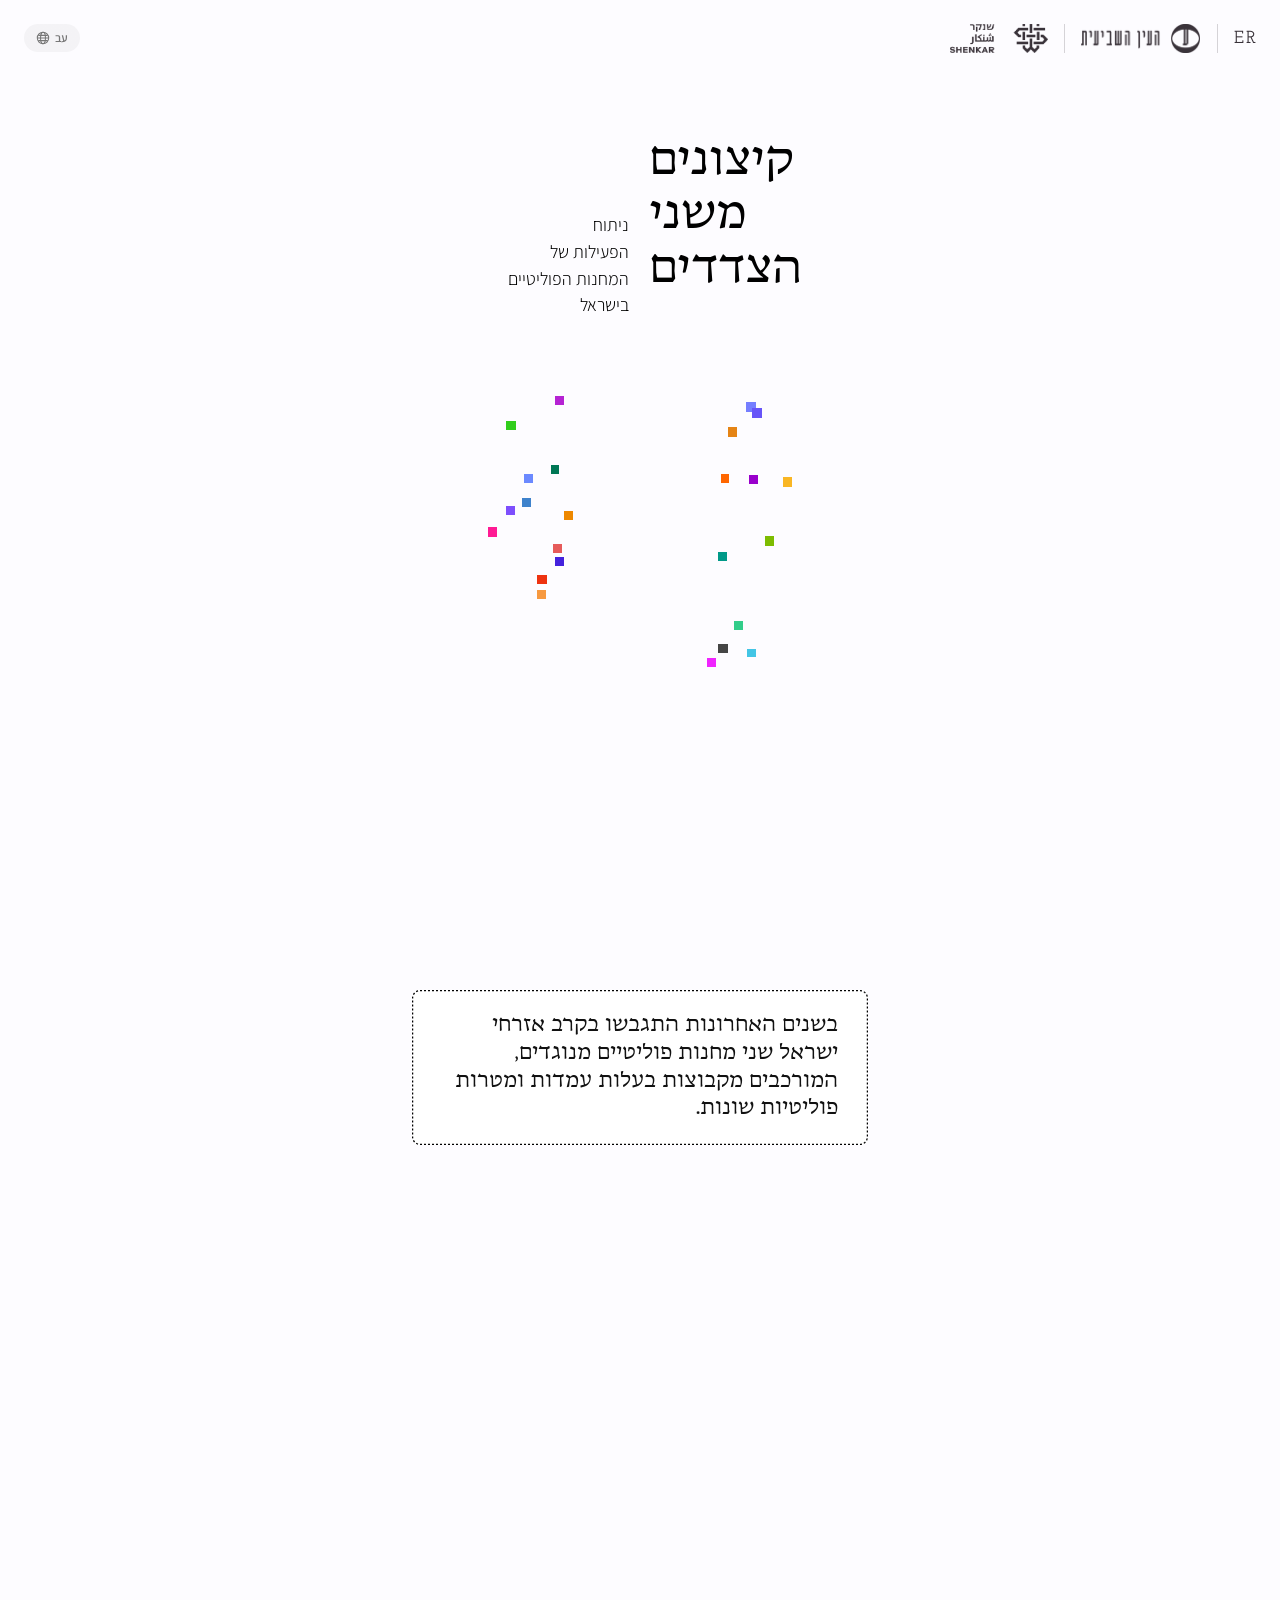
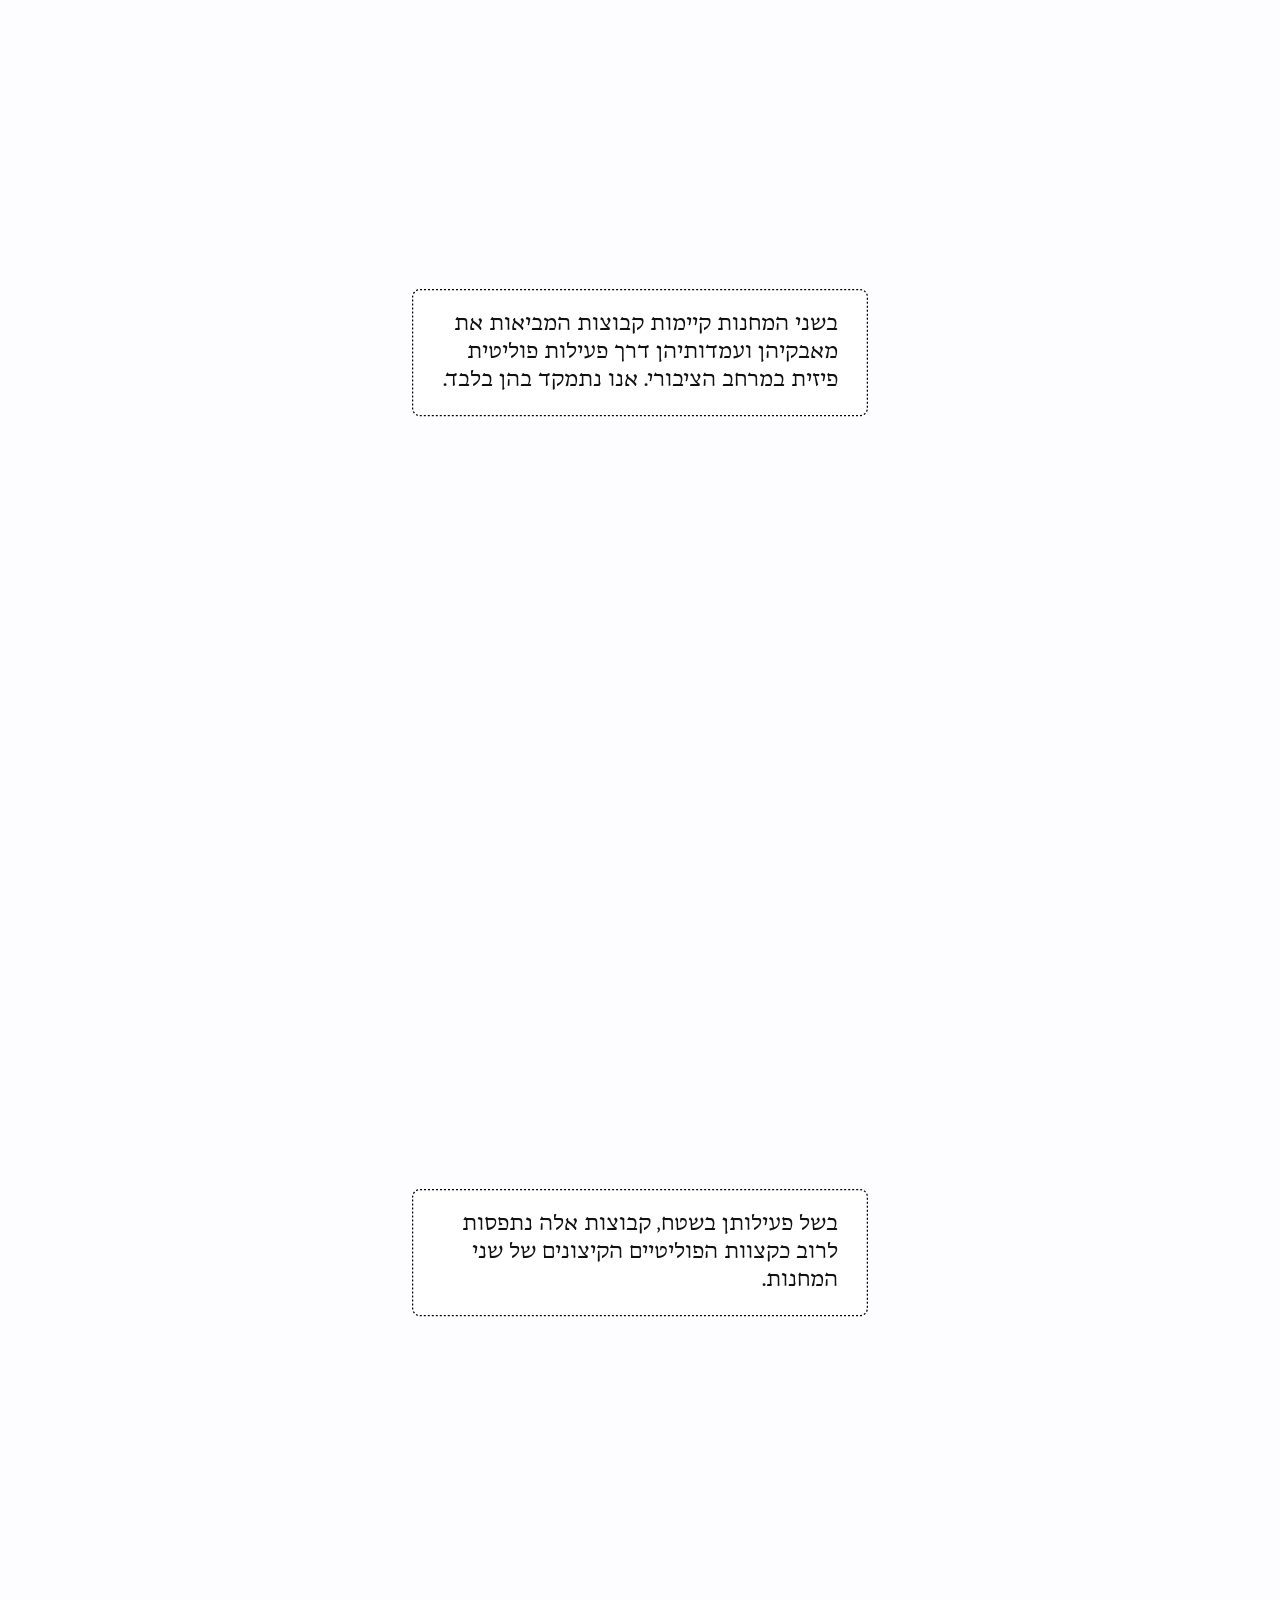
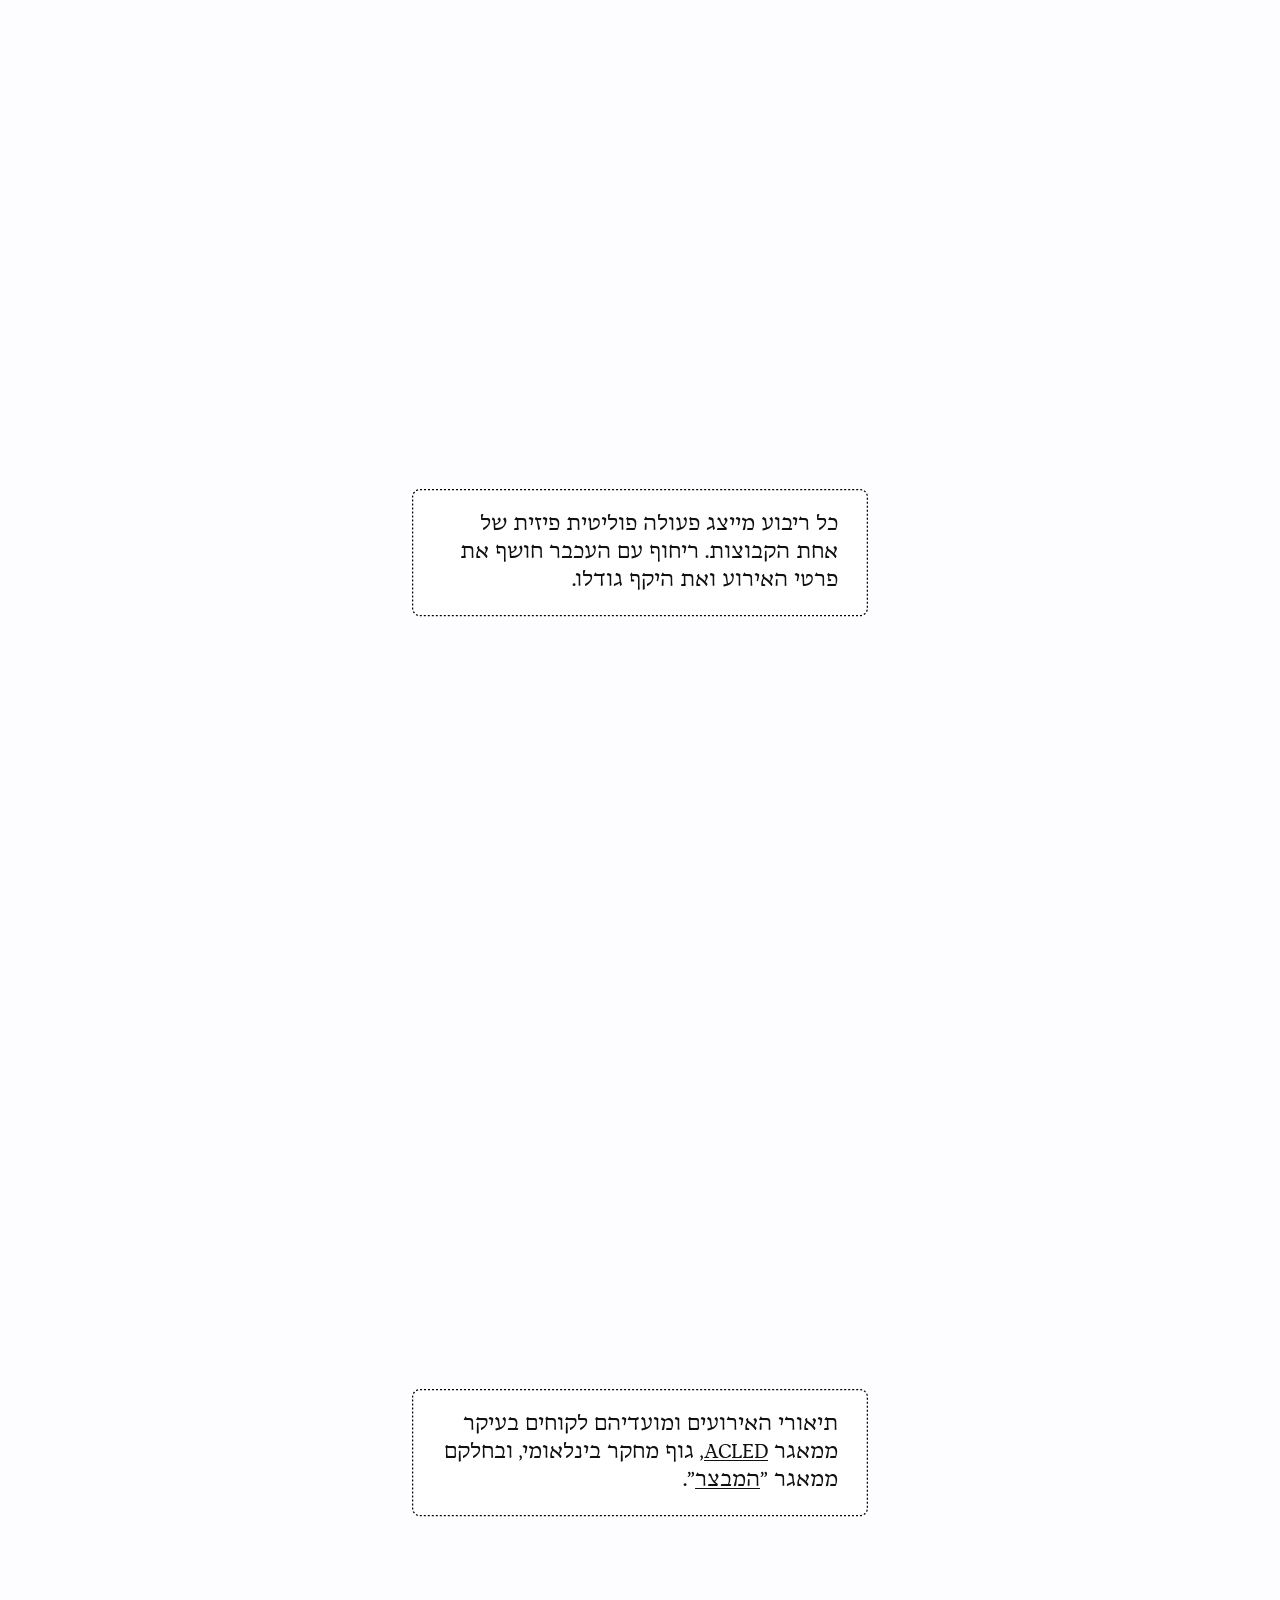
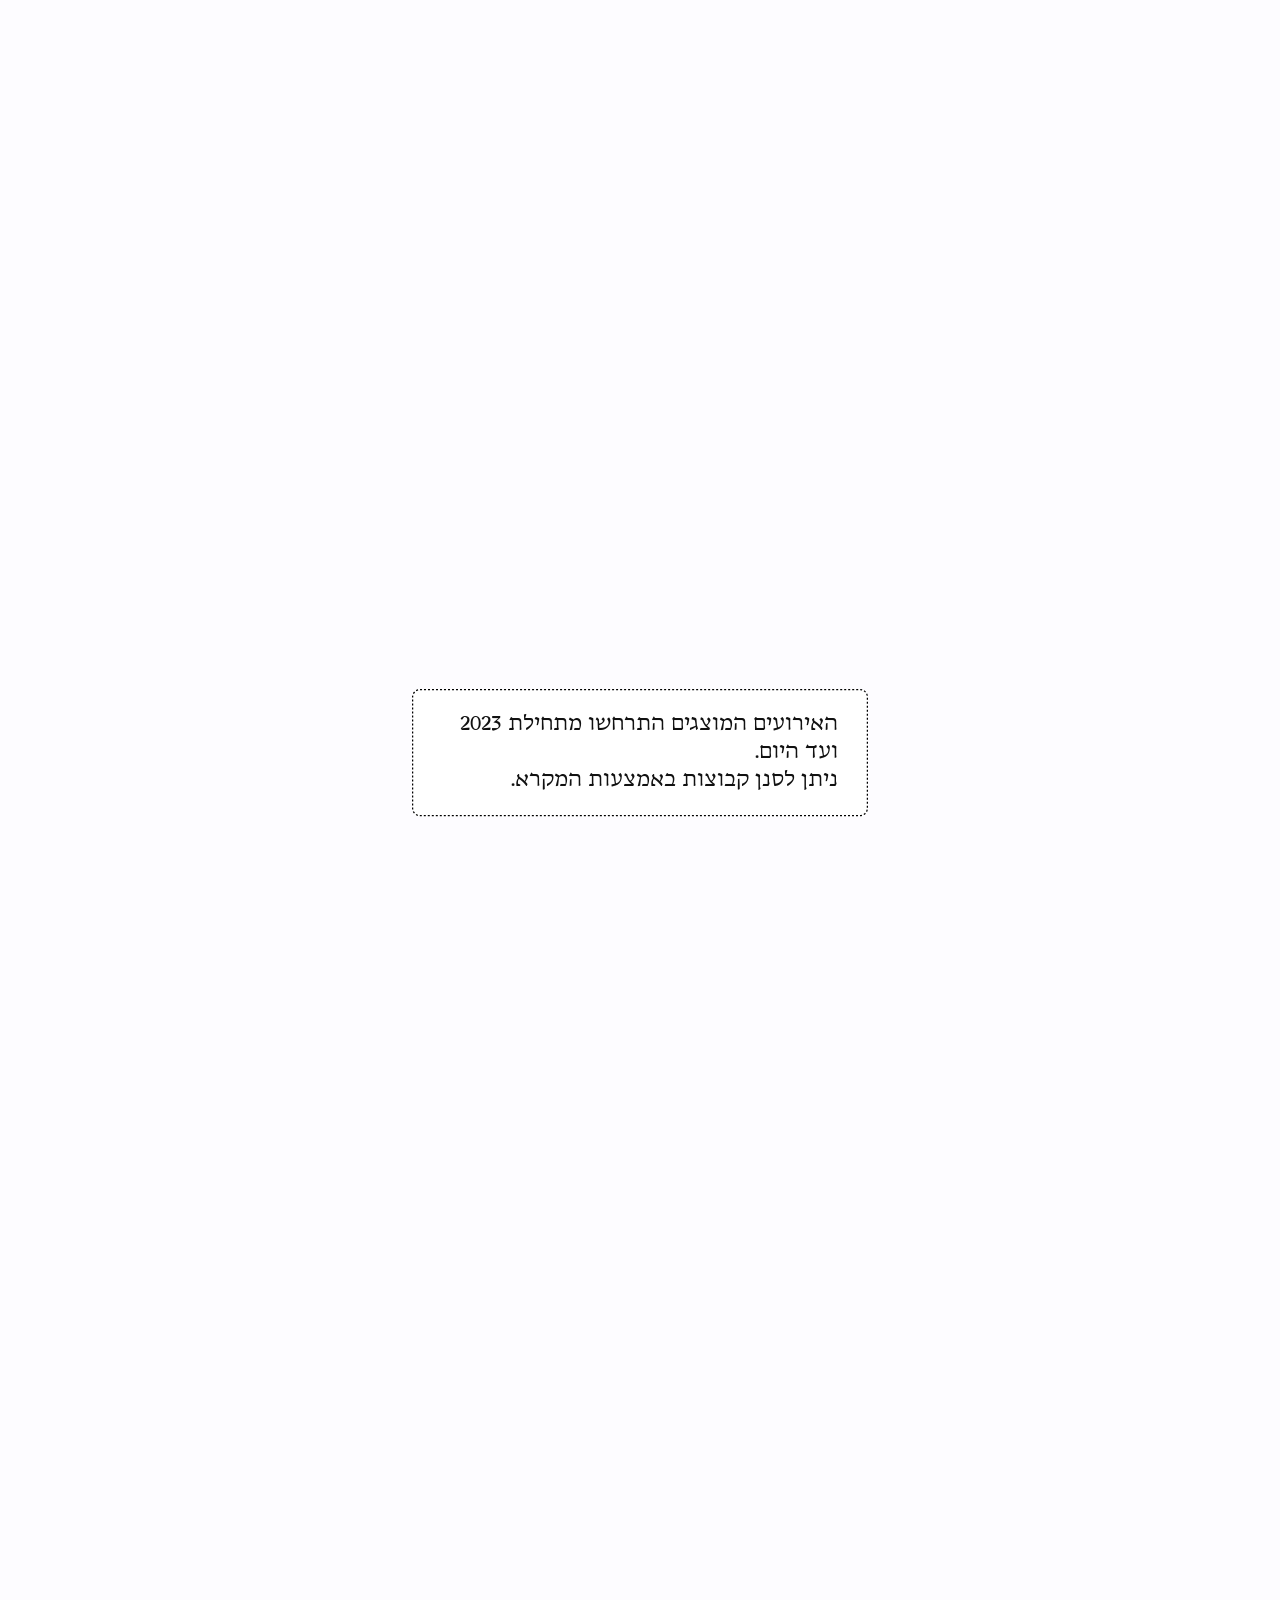
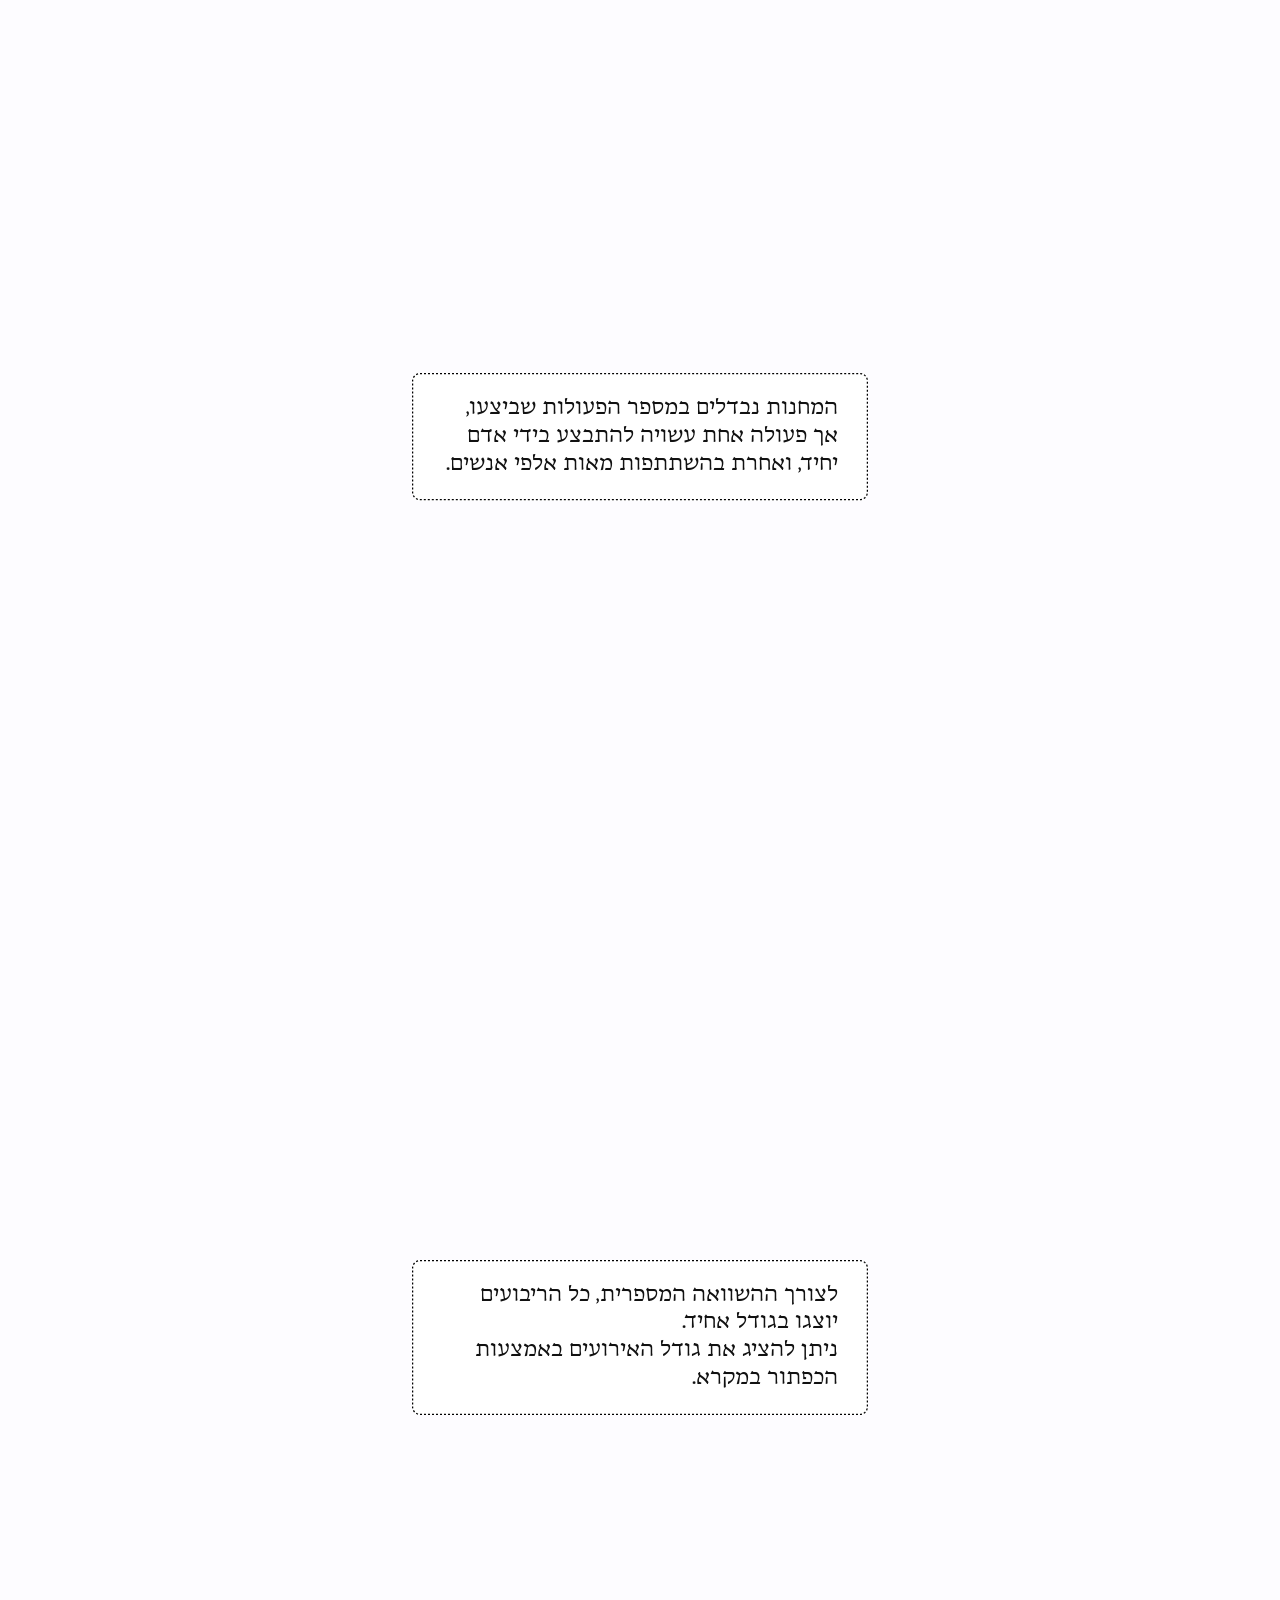
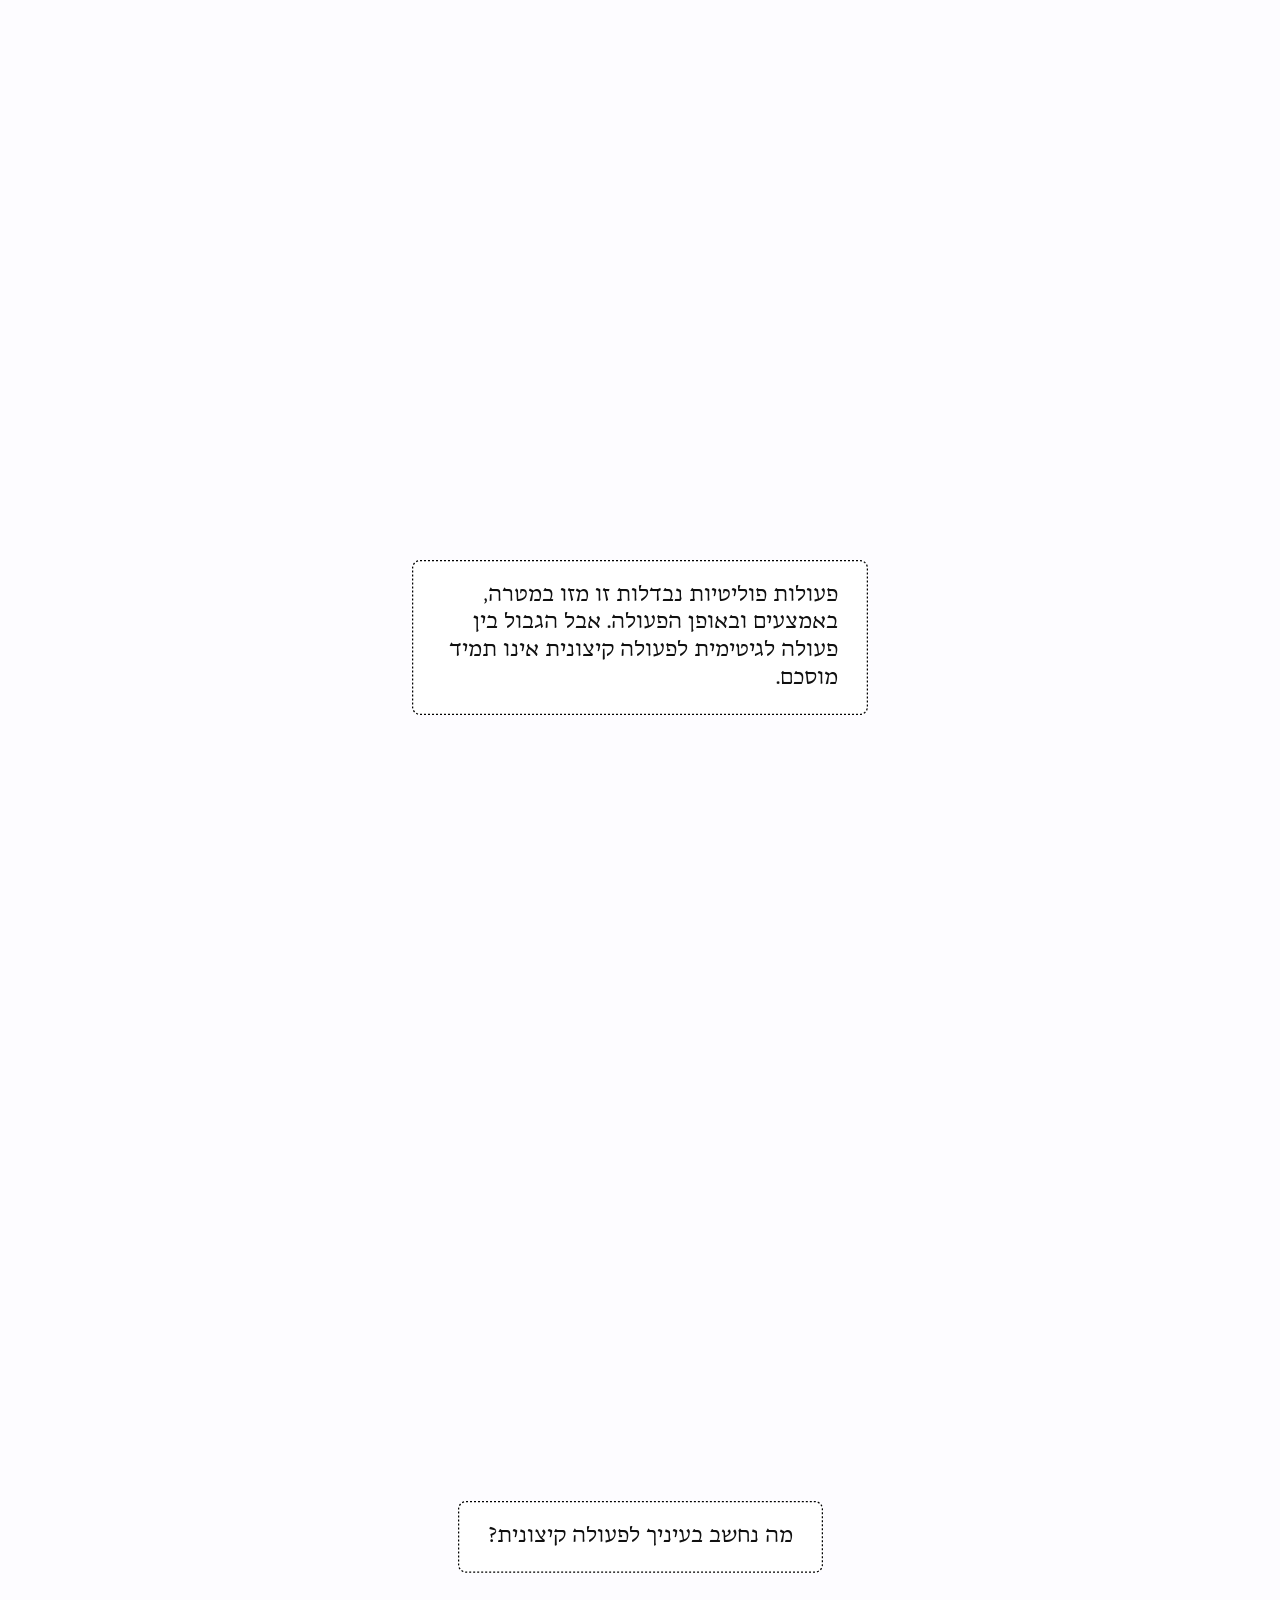
<file: project.html>
<!DOCTYPE html>
<html lang="he" dir="rtl">
<head>
<meta charset="utf-8" />
<!-- The project moved to the site root (index.html). This stub keeps every old
     shared link to /project.html working: it forwards instantly, carrying any
     query string / hash along. Never put content here. -->
<meta http-equiv="refresh" content="0; url=./" />
<link rel="canonical" href="https://both-sides.the7eye.org.il/" />
<script>location.replace("./" + location.search + location.hash);</script>
<title>Extremes on Both Sides</title>
</head>
<body><a href="./">המשך לפרויקט</a></body>
</html>
</file>
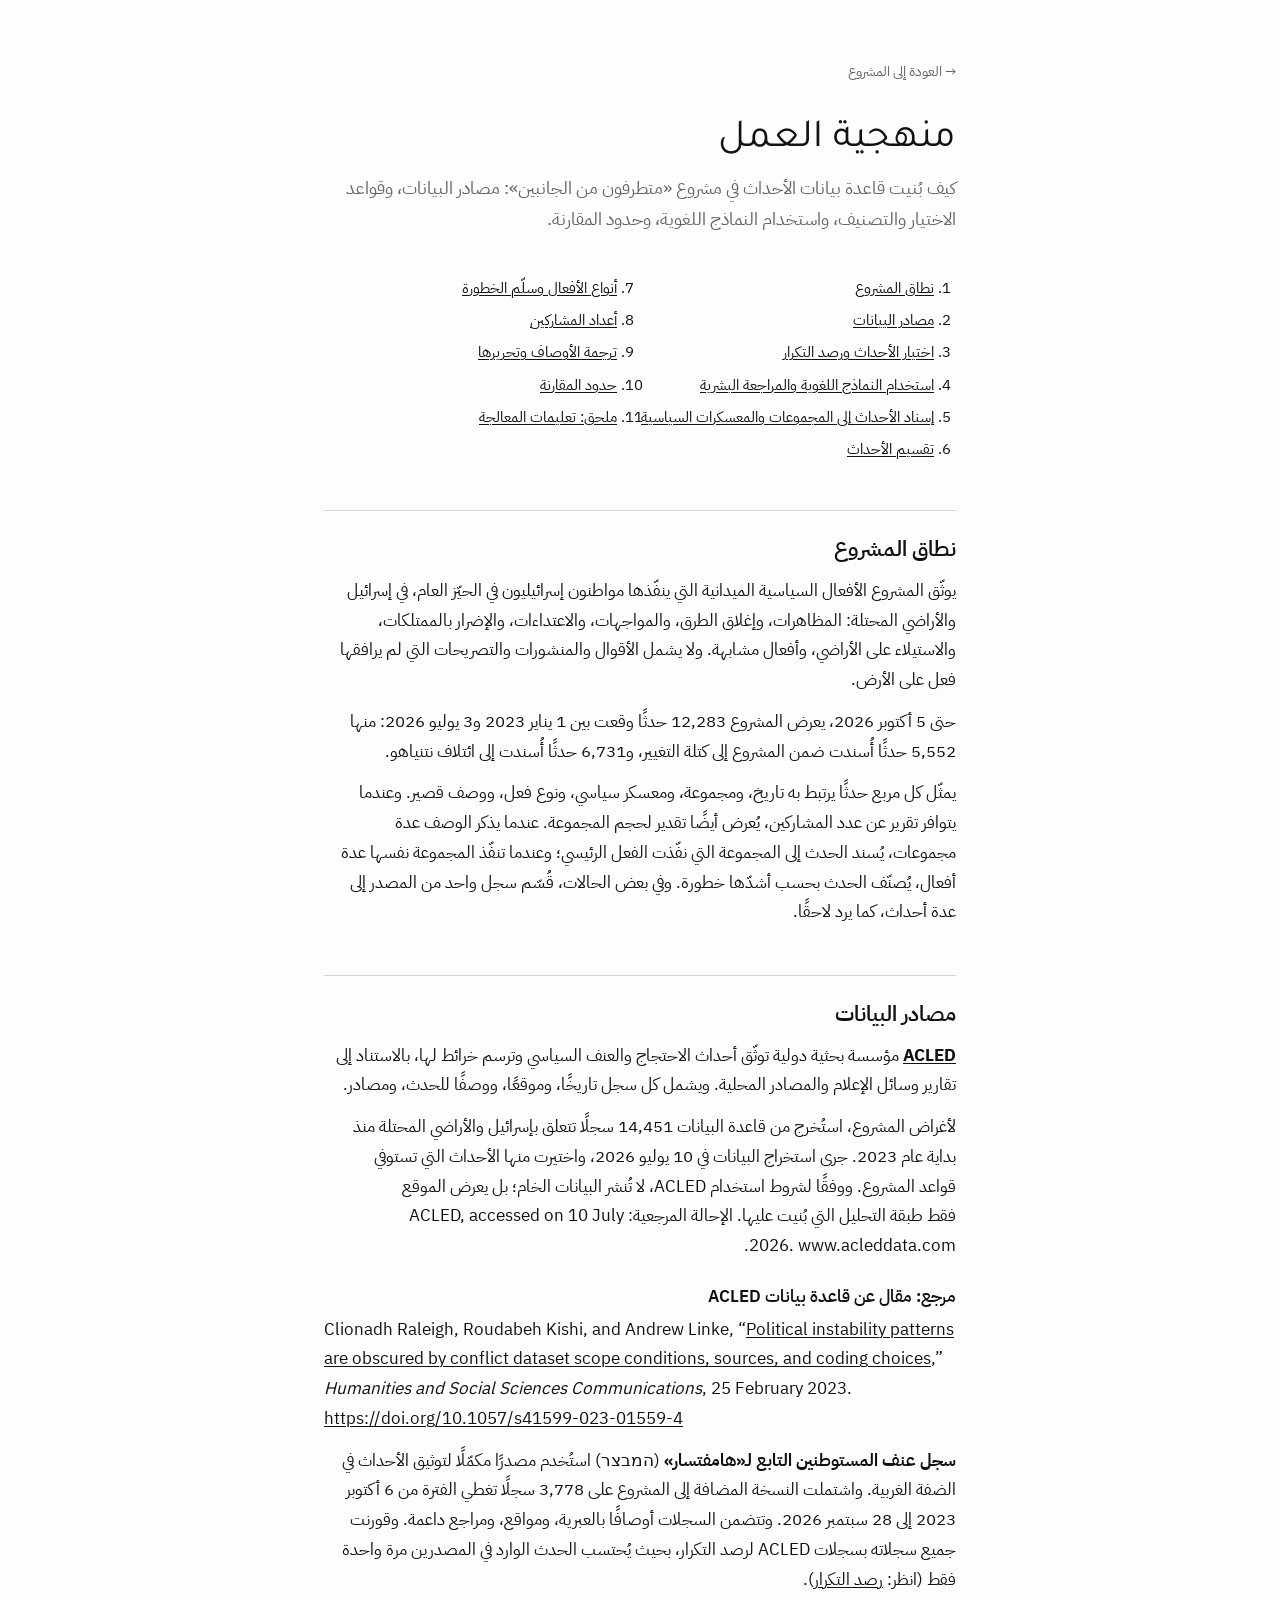
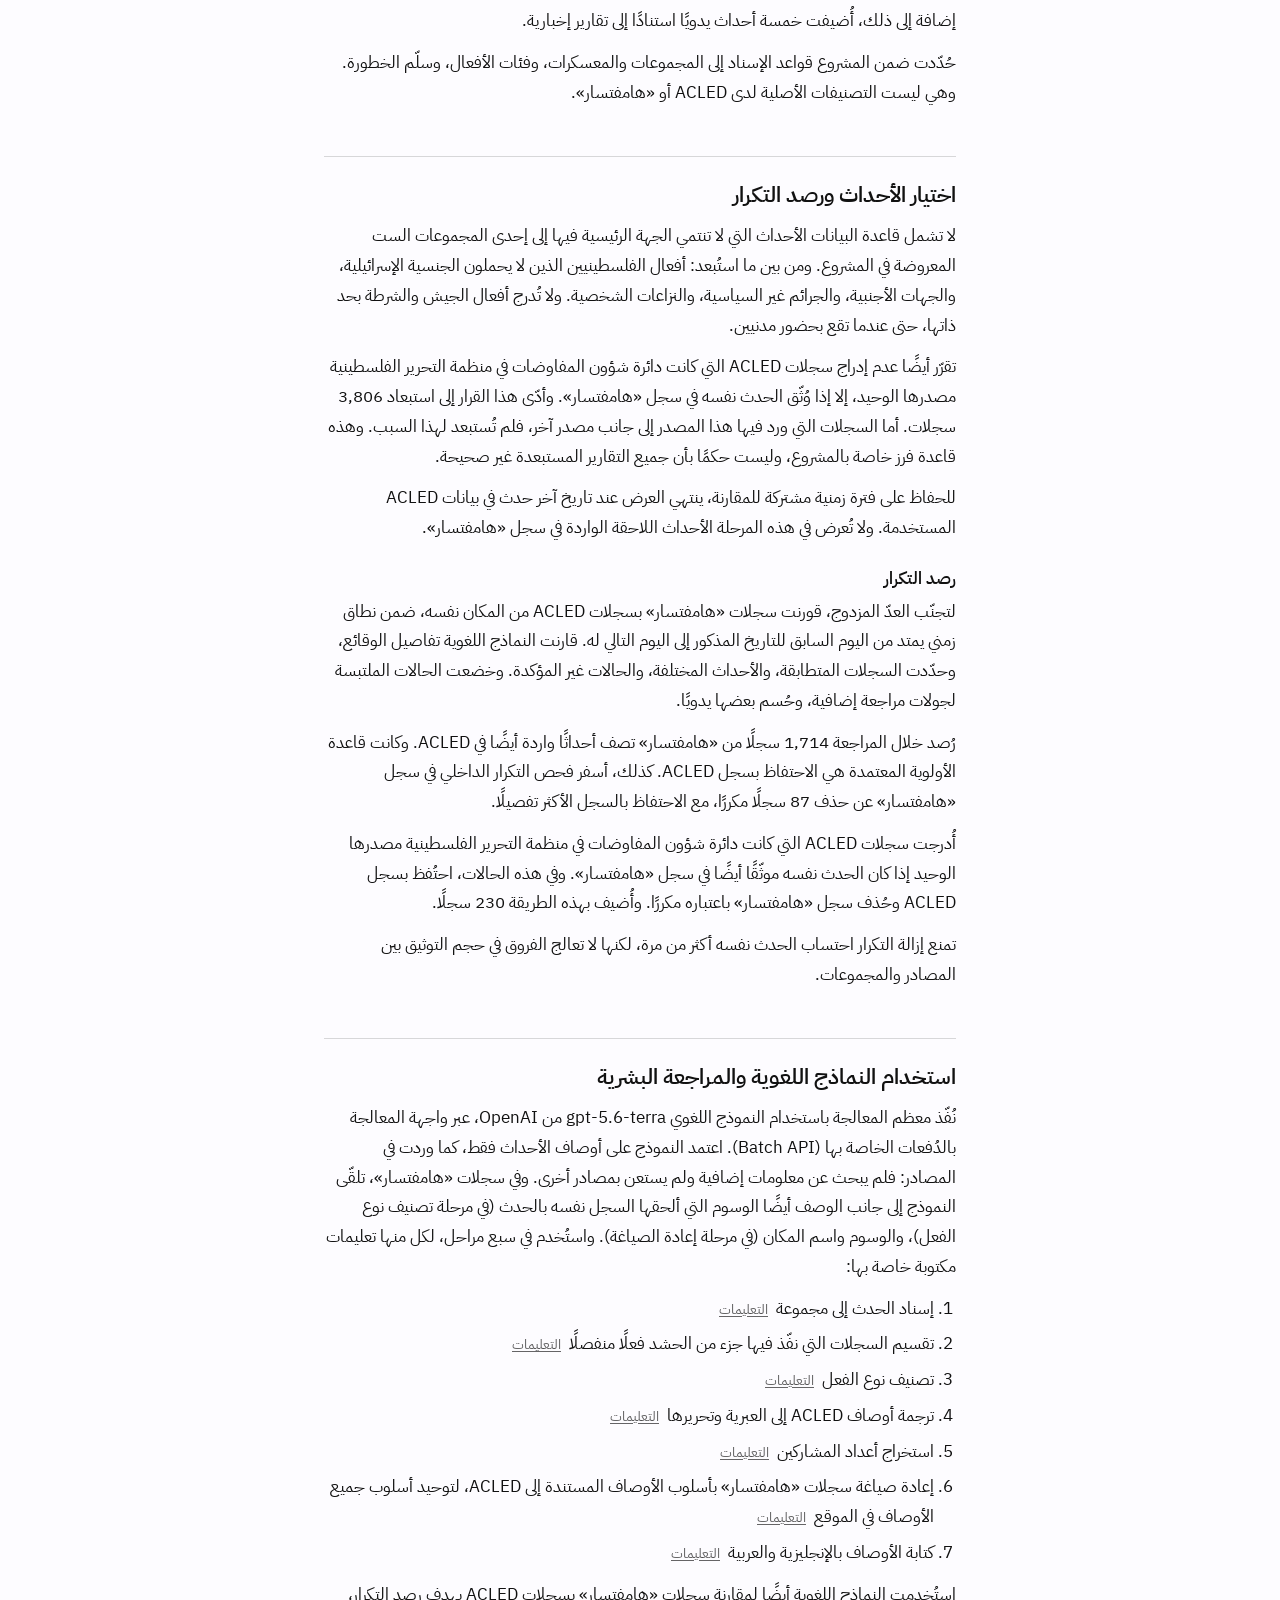
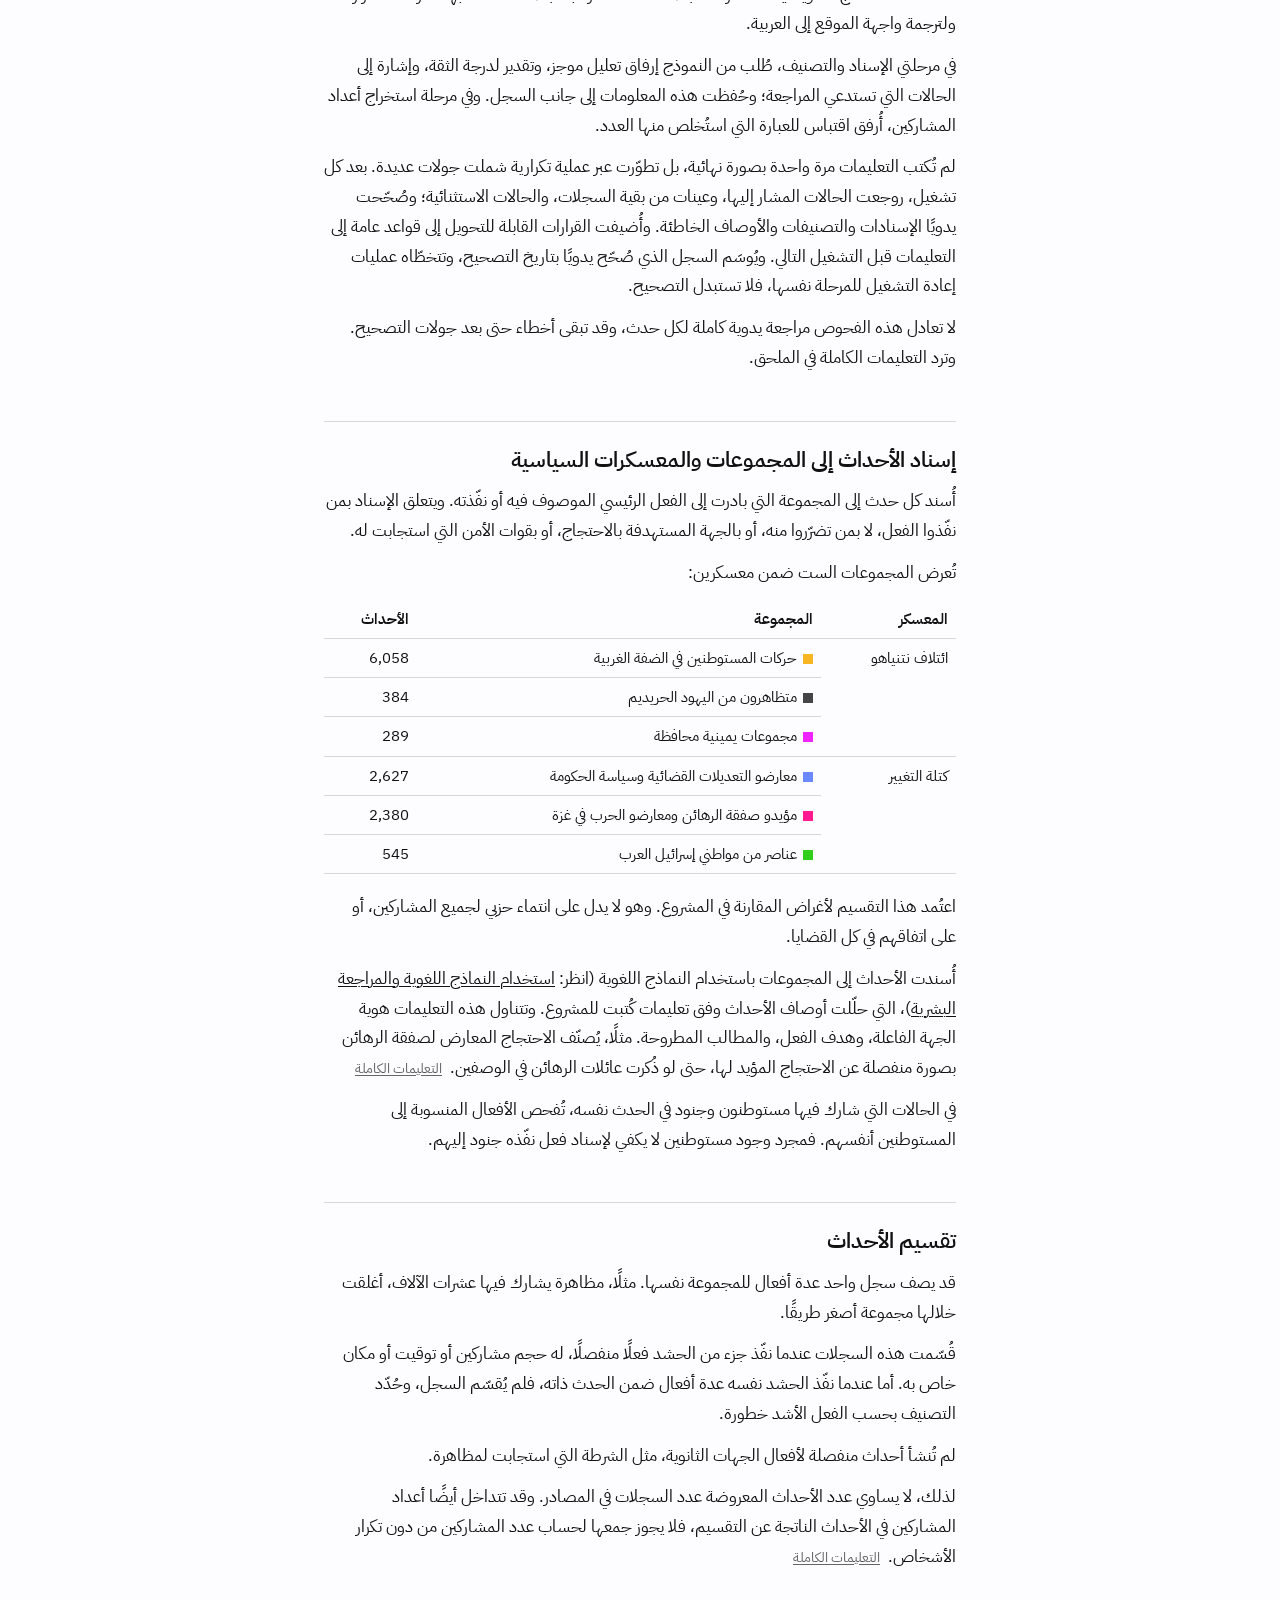
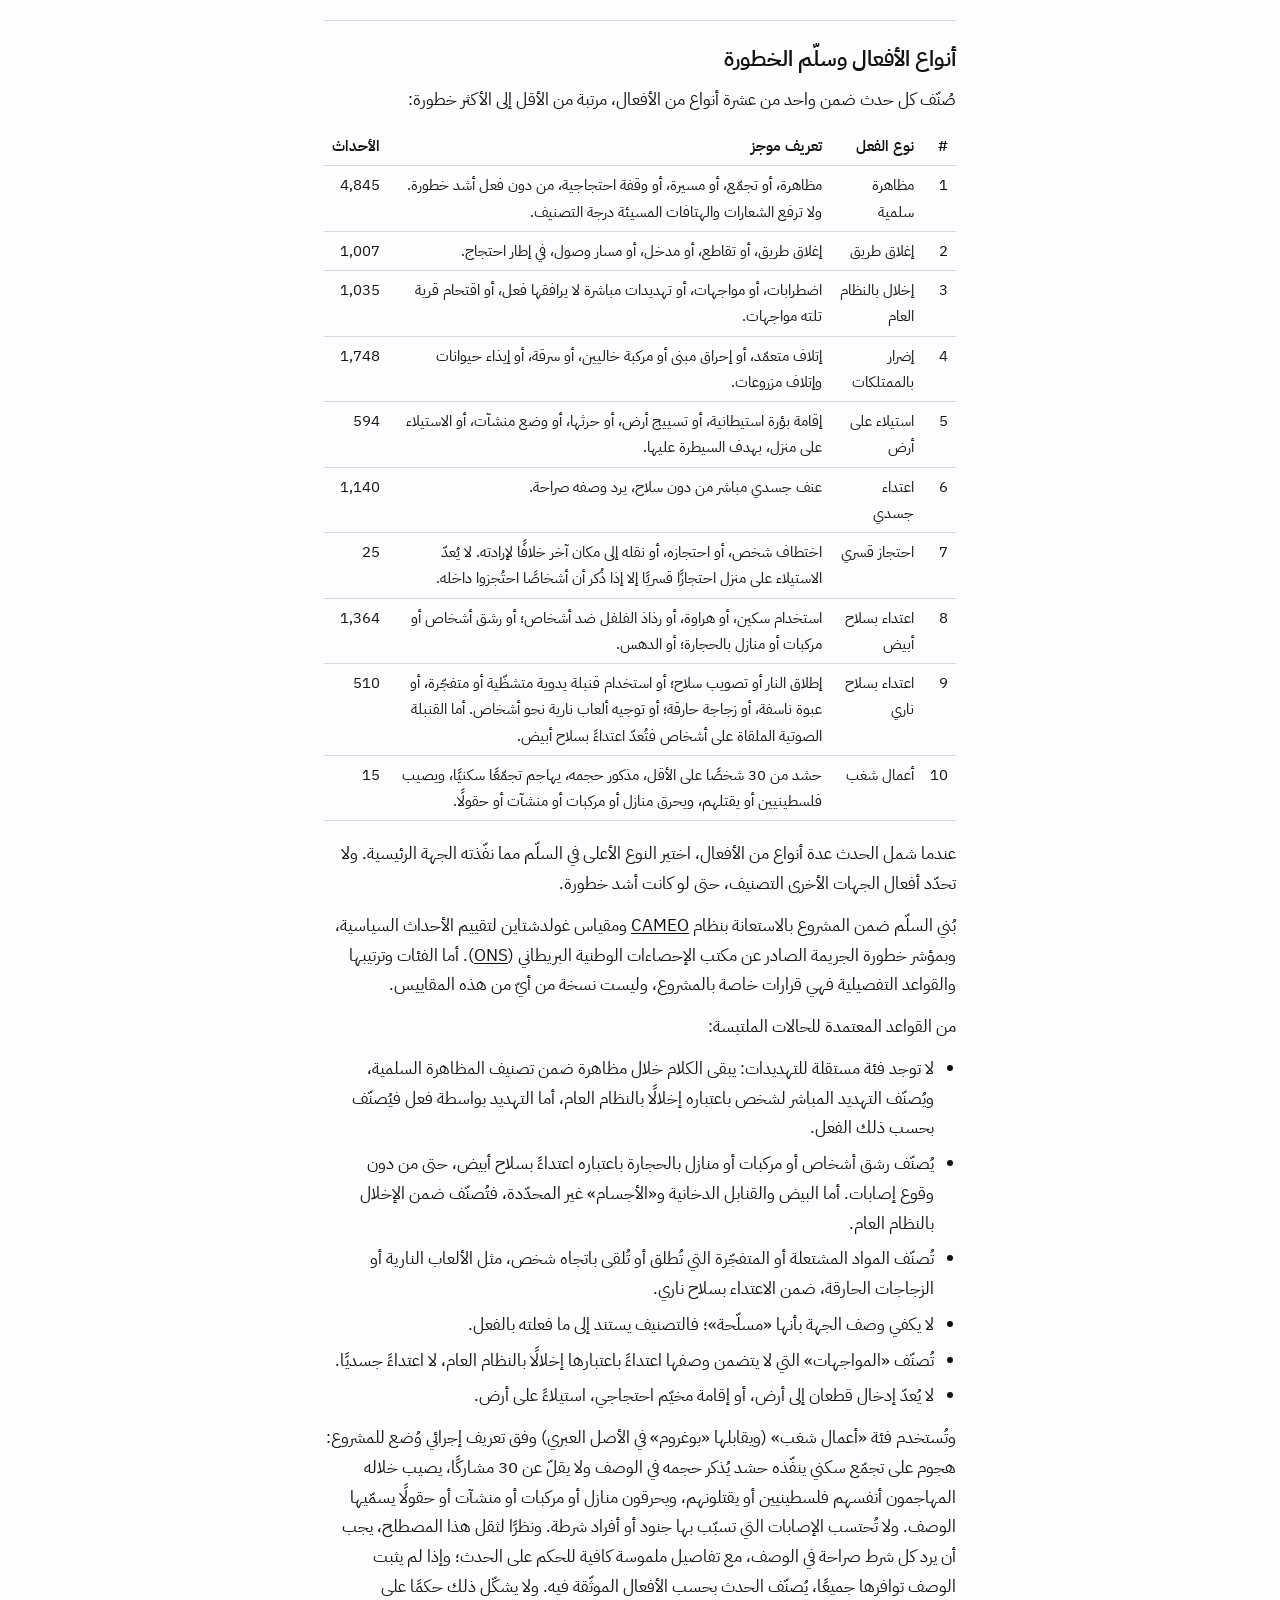
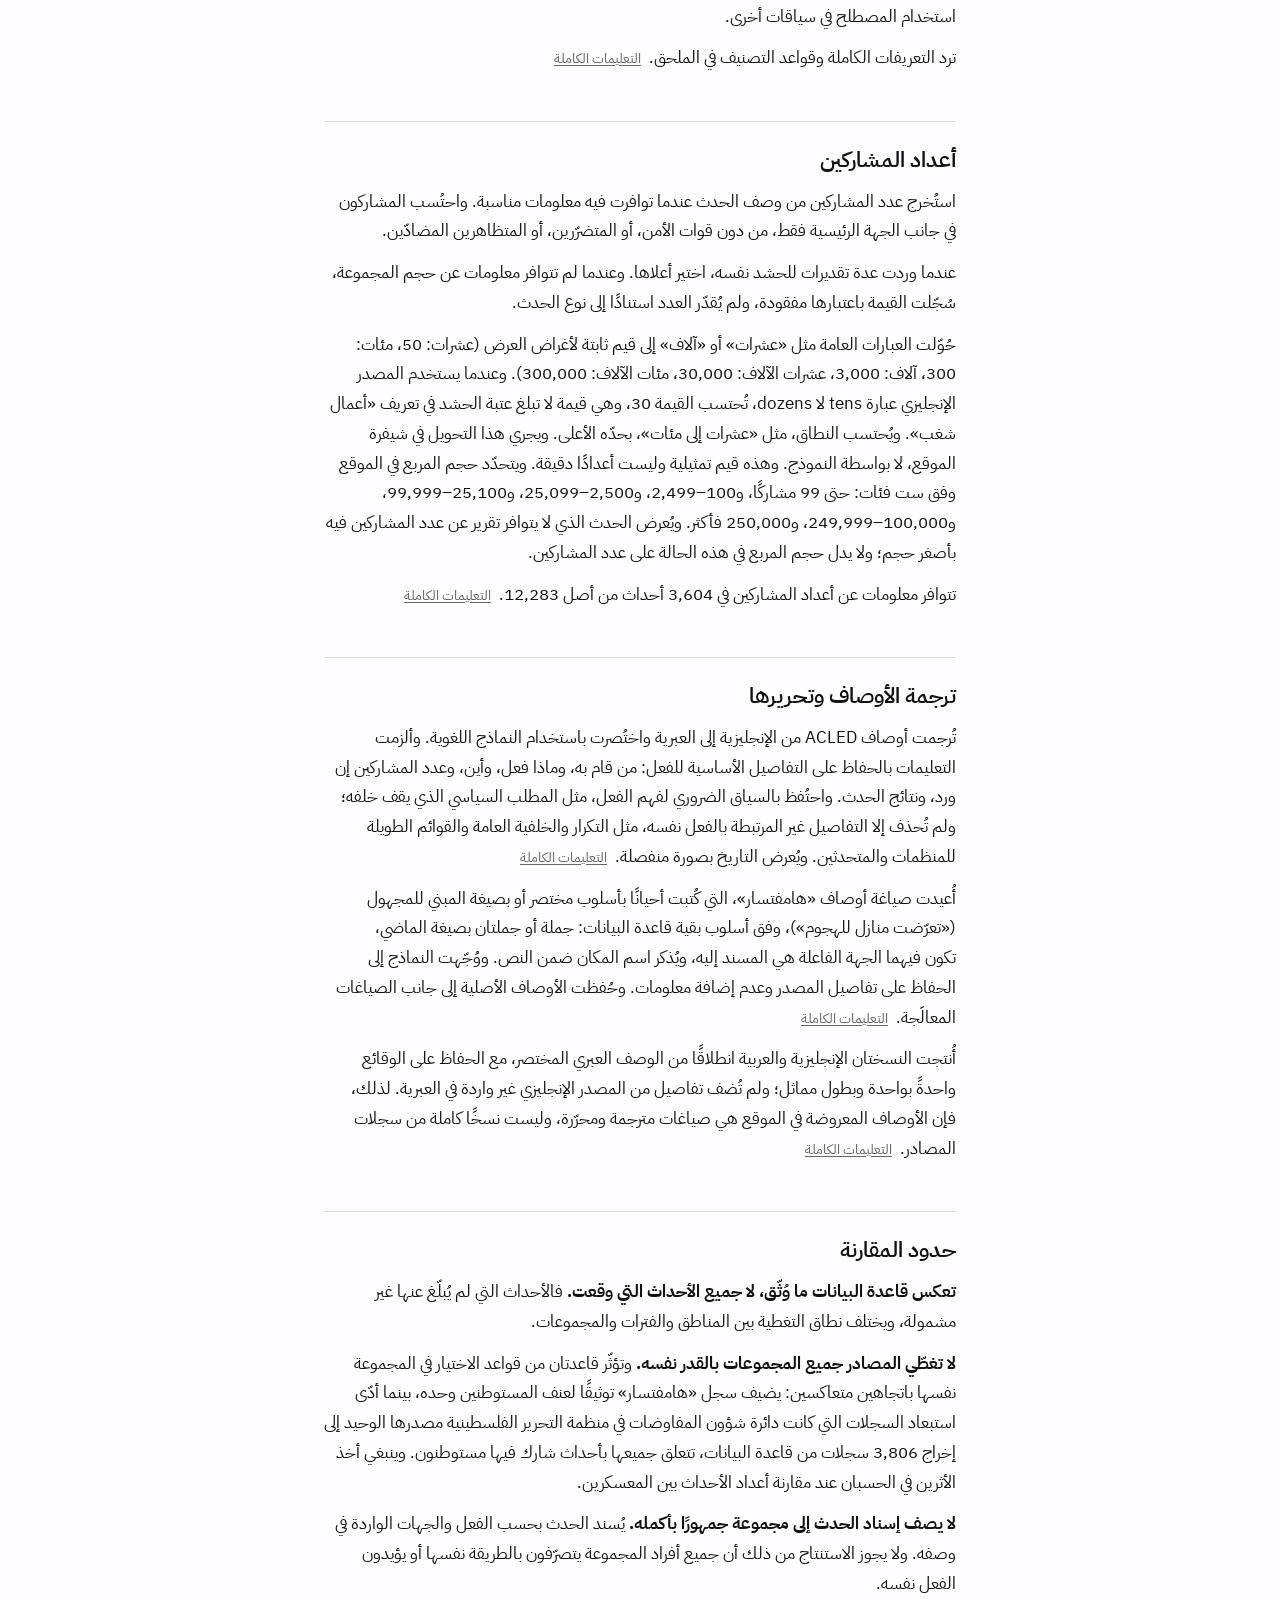
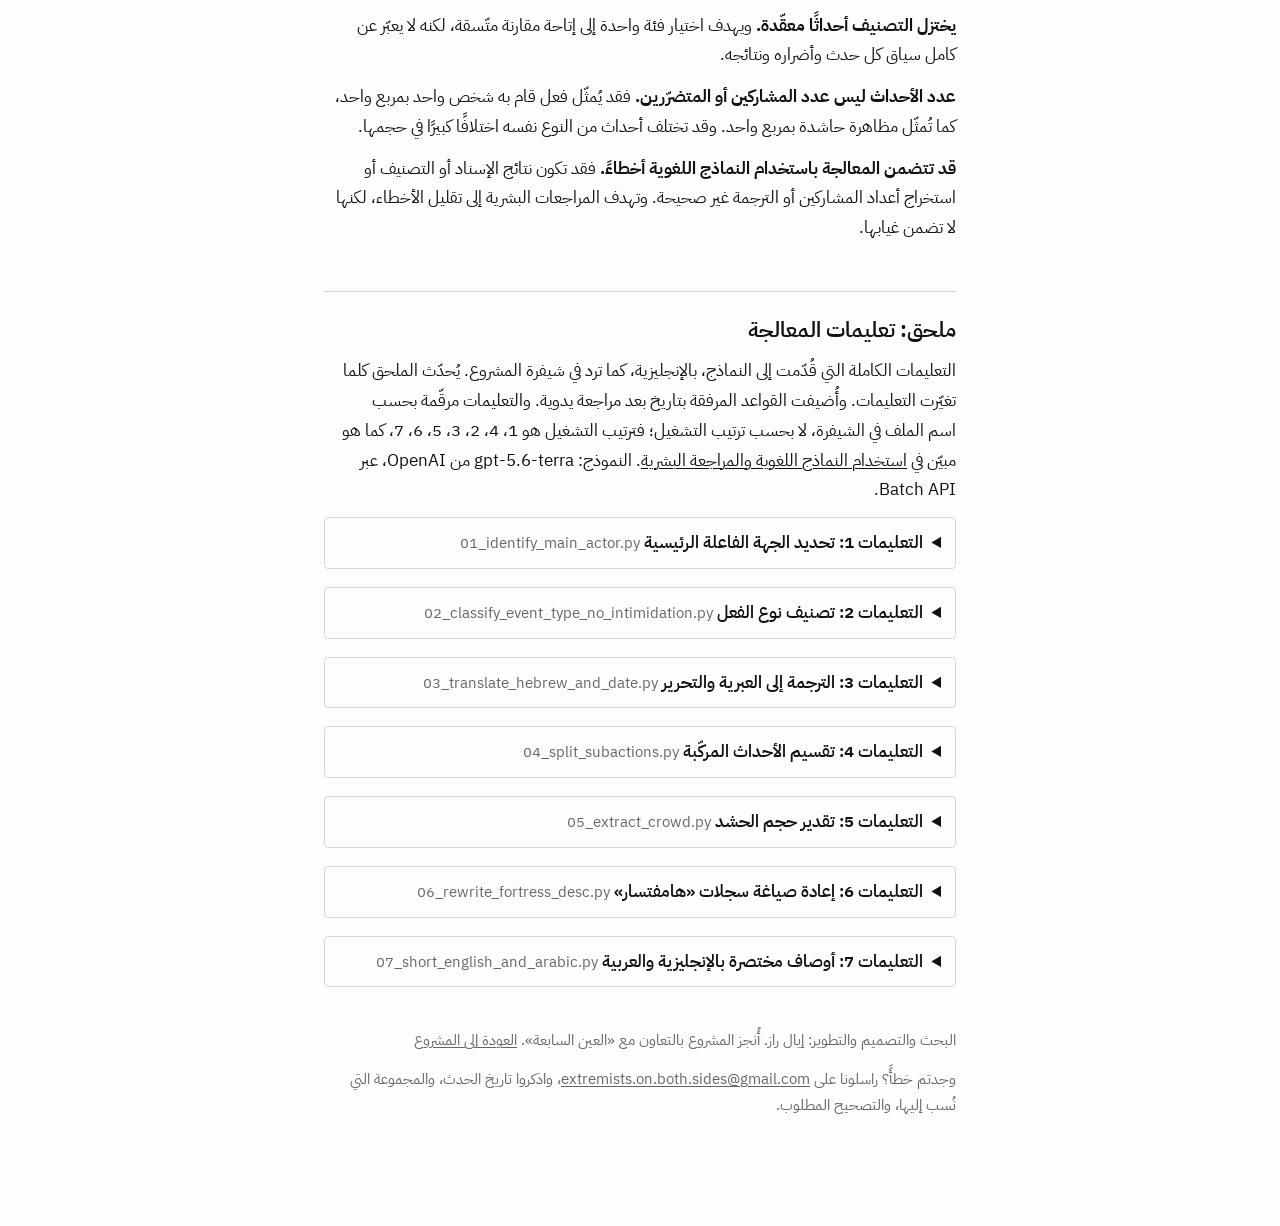
<file: ar/methodology.html>
<!DOCTYPE html>
<html lang="ar" dir="rtl">
<head>
  <meta charset="UTF-8" />
  <meta name="viewport" content="width=device-width, initial-scale=1.0" />
  <title>منهجية العمل — متطرفون من الجانبين</title>
  <meta name="description" content="المنهجية الكاملة لمشروع «متطرفون من الجانبين»: مصادر البيانات، وقواعد الاختيار، والإسناد إلى المجموعات، وتصنيف الأفعال، وأعداد المشاركين، والترجمة والتحرير، ورصد التكرار، والتعليمات الكاملة للنماذج." />
  <link rel="canonical" href="https://both-sides.the7eye.org.il/ar/methodology.html" />
  <link rel="icon" type="image/svg+xml" href="../favicon.svg?v=2" />
  <link rel="preconnect" href="https://fonts.googleapis.com" />
  <link rel="preconnect" href="https://fonts.gstatic.com" crossorigin />
  <link href="https://fonts.googleapis.com/css2?family=Tajawal:wght@400&family=IBM+Plex+Sans+Arabic:wght@300;400;600;700&display=swap" rel="stylesheet" />
  <style>
    /* Self-contained on purpose: style.css is the scrollytelling page's sheet and
       carries thousands of lines of canvas-era rules. This page shares only the
       tokens that matter — the background, the Discordia title face, Assistant body. */
    @font-face {
      font-family: 'Discordia';
      font-weight: 400;
      src: url('../fonts/Discordia-Regular.woff2') format('woff2');
    }
    * { margin: 0; padding: 0; box-sizing: border-box; }
    :root { --bg: #FDFCFF; --ink: #111; --muted: rgba(0,0,0,0.6); --rule: rgba(0,0,0,0.15); }
    body {
      background: var(--bg);
      color: var(--ink);
      font: 400 17px/1.75 'IBM Plex Sans Arabic', sans-serif;
      direction: rtl;
      text-align: right;
    }
    main { max-width: 680px; margin: 0 auto; padding: 56px 24px 96px; }
    .back { font-size: 14px; color: var(--muted); text-decoration: none; }
    .back:hover { text-decoration: underline; }
    h1 { font: 400 40px/1.3 'Tajawal', 'IBM Plex Sans Arabic', sans-serif; margin: 28px 0 6px; }
    .lede { font-size: 18px; color: var(--muted); margin-bottom: 40px; }
    h2 { font: 600 22px/1.3 'IBM Plex Sans Arabic', sans-serif; margin: 48px 0 12px; padding-top: 24px; border-top: 1px solid var(--rule); }
    h3 { font: 600 17px/1.4 'IBM Plex Sans Arabic', sans-serif; margin: 24px 0 6px; }
    p, li { text-wrap: pretty; }
    p { margin-bottom: 12px; }
    ul, ol { margin: 0 0 12px 0; padding-right: 22px; }
    li { margin-bottom: 6px; }
    a { color: inherit; text-decoration: underline; text-underline-offset: 0.12em; text-decoration-thickness: 1px; }
    a:hover { text-decoration-thickness: 2px; }
    .latin { direction: ltr; unicode-bidi: isolate; }
    /* ACLED's required article citation: English, so LTR and left-aligned on every twin. */
    .ref { direction: ltr; text-align: left; unicode-bidi: isolate; }
    table { border-collapse: collapse; width: 100%; margin: 12px 0 18px; font-size: 15px; }
    th, td { text-align: right; vertical-align: top; padding: 6px 8px; border-bottom: 1px solid var(--rule); }
    th { font-weight: 600; }
    td.num { font-variant-numeric: tabular-nums; white-space: nowrap; }
    .swatch { display: inline-block; width: 10px; height: 10px; margin-inline-end: 6px; vertical-align: -1px; }
    .note { font-size: 15px; color: var(--muted); }
    .toc { font-size: 15px; columns: 2; column-gap: 24px; margin-bottom: 8px; }
    .toc li { break-inside: avoid; }
    /* The prompts are English, quoted verbatim: LTR blocks inside the RTL page. */
    details { margin: 10px 0 18px; border: 1px solid var(--rule); border-radius: 4px; }
    .plink { font-size: 14px; color: var(--muted); margin-inline-start: 4px; white-space: nowrap; }
    summary { cursor: pointer; padding: 10px 14px; font-weight: 600; }
    /* overflow-wrap: the script filenames are one unbroken token and ran past a 320px screen. */
    summary .note { font-weight: 400; margin-inline-start: 8px; overflow-wrap: anywhere; }
    pre {
      direction: ltr; text-align: left; unicode-bidi: isolate;
      font: 13px/1.5 ui-monospace, SFMono-Regular, Menlo, Consolas, monospace;
      white-space: pre-wrap; overflow-wrap: anywhere;
      padding: 14px 16px; border-top: 1px solid var(--rule);
      background: rgb(247, 246, 251);
    }
    @media (max-width: 600px) {
      body { font-size: 16px; }
      main { padding: 32px 16px 72px; }
      h1 { font-size: 28px; }
      .toc { columns: 1; }
      table { font-size: 14px; }
    }
  </style>
</head>
<body>
<main>
  <a class="back" href="index.html">→ العودة إلى المشروع</a>
  <h1>منهجية العمل</h1>
  <p class="lede">كيف بُنيت قاعدة بيانات الأحداث في مشروع «متطرفون من الجانبين»: مصادر البيانات، وقواعد الاختيار والتصنيف، واستخدام النماذج اللغوية، وحدود المقارنة.</p>

  <ol class="toc">
    <li><a href="#scope">نطاق المشروع</a></li>
    <li><a href="#sources">مصادر البيانات</a></li>
    <li><a href="#filters">اختيار الأحداث ورصد التكرار</a></li>
    <li><a href="#ai">استخدام النماذج اللغوية والمراجعة البشرية</a></li>
    <li><a href="#groups">إسناد الأحداث إلى المجموعات والمعسكرات السياسية</a></li>
    <li><a href="#split">تقسيم الأحداث</a></li>
    <li><a href="#types">أنواع الأفعال وسلّم الخطورة</a></li>
    <li><a href="#crowd">أعداد المشاركين</a></li>
    <li><a href="#text">ترجمة الأوصاف وتحريرها</a></li>
    <li><a href="#limits">حدود المقارنة</a></li>
    <li><a href="#prompts">ملحق: تعليمات المعالجة</a></li>
  </ol>

  <h2 id="scope">نطاق المشروع</h2>
  <p>يوثّق المشروع الأفعال السياسية الميدانية التي ينفّذها مواطنون إسرائيليون في الحيّز العام، في إسرائيل والأراضي المحتلة: المظاهرات، وإغلاق الطرق، والمواجهات، والاعتداءات، والإضرار بالممتلكات، والاستيلاء على الأراضي، وأفعال مشابهة. ولا يشمل الأقوال والمنشورات والتصريحات التي لم يرافقها فعل على الأرض.</p>
  <p>حتى 5 أكتوبر 2026، يعرض المشروع 12,283 حدثًا وقعت بين 1 يناير 2023 و3 يوليو 2026: منها 5,552 حدثًا أُسندت ضمن المشروع إلى كتلة التغيير، و6,731 حدثًا أُسندت إلى ائتلاف نتنياهو.</p>
  <p>يمثّل كل مربع حدثًا يرتبط به تاريخ، ومجموعة، ومعسكر سياسي، ونوع فعل، ووصف قصير. وعندما يتوافر تقرير عن عدد المشاركين، يُعرض أيضًا تقدير لحجم المجموعة. عندما يذكر الوصف عدة مجموعات، يُسند الحدث إلى المجموعة التي نفّذت الفعل الرئيسي؛ وعندما تنفّذ المجموعة نفسها عدة أفعال، يُصنّف الحدث بحسب أشدّها خطورة. وفي بعض الحالات، قُسّم سجل واحد من المصدر إلى عدة أحداث، كما يرد لاحقًا.</p>

  <h2 id="sources">مصادر البيانات</h2>
  <p><a href="https://acleddata.com/" target="_blank" rel="noopener"><strong class="latin">ACLED</strong></a> مؤسسة بحثية دولية توثّق أحداث الاحتجاج والعنف السياسي وترسم خرائط لها، بالاستناد إلى تقارير وسائل الإعلام والمصادر المحلية. ويشمل كل سجل تاريخًا، وموقعًا، ووصفًا للحدث، ومصادر.</p>
  <p>لأغراض المشروع، استُخرج من قاعدة البيانات 14,451 سجلًا تتعلق بإسرائيل والأراضي المحتلة منذ بداية عام 2023. جرى استخراج البيانات في 10 يوليو 2026، واختيرت منها الأحداث التي تستوفي قواعد المشروع. ووفقًا لشروط استخدام <span class="latin">ACLED</span>، لا تُنشر البيانات الخام؛ بل يعرض الموقع فقط طبقة التحليل التي بُنيت عليها. الإحالة المرجعية: <span class="latin">ACLED, accessed on 10 July 2026. www.acleddata.com</span>.</p>
  <h3>مرجع: مقال عن قاعدة بيانات <span class="latin">ACLED</span></h3>
  <p class="ref" lang="en">Clionadh Raleigh, Roudabeh Kishi, and Andrew Linke, “<a href="https://doi.org/10.1057/s41599-023-01559-4" target="_blank" rel="noopener">Political instability patterns are obscured by conflict dataset scope conditions, sources, and coding choices</a>,” <em>Humanities and Social Sciences Communications</em>, 25 February 2023. <a href="https://doi.org/10.1057/s41599-023-01559-4" target="_blank" rel="noopener">https://doi.org/10.1057/s41599-023-01559-4</a></p>
  <p><strong>سجل عنف المستوطنين التابع لـ«هامفتسار»</strong> (המבצר) استُخدم مصدرًا مكمّلًا لتوثيق الأحداث في الضفة الغربية. واشتملت النسخة المضافة إلى المشروع على 3,778 سجلًا تغطي الفترة من 6 أكتوبر 2023 إلى 28 سبتمبر 2026. وتتضمن السجلات أوصافًا بالعبرية، ومواقع، ومراجع داعمة. وقورنت جميع سجلاته بسجلات <span class="latin">ACLED</span> لرصد التكرار، بحيث يُحتسب الحدث الوارد في المصدرين مرة واحدة فقط (انظر: <a href="#dedupe">رصد التكرار</a>).</p>
  <p>إضافة إلى ذلك، أُضيفت خمسة أحداث يدويًا استنادًا إلى تقارير إخبارية.</p>
  <p>حُدّدت ضمن المشروع قواعد الإسناد إلى المجموعات والمعسكرات، وفئات الأفعال، وسلّم الخطورة. وهي ليست التصنيفات الأصلية لدى <span class="latin">ACLED</span> أو «هامفتسار».</p>

  <h2 id="filters">اختيار الأحداث ورصد التكرار</h2>
  <p>لا تشمل قاعدة البيانات الأحداث التي لا تنتمي الجهة الرئيسية فيها إلى إحدى المجموعات الست المعروضة في المشروع. ومن بين ما استُبعد: أفعال الفلسطينيين الذين لا يحملون الجنسية الإسرائيلية، والجهات الأجنبية، والجرائم غير السياسية، والنزاعات الشخصية. ولا تُدرج أفعال الجيش والشرطة بحد ذاتها، حتى عندما تقع بحضور مدنيين.</p>
  <p>تقرّر أيضًا عدم إدراج سجلات <span class="latin">ACLED</span> التي كانت دائرة شؤون المفاوضات في منظمة التحرير الفلسطينية مصدرها الوحيد، إلا إذا وُثّق الحدث نفسه في سجل «هامفتسار». وأدّى هذا القرار إلى استبعاد 3,806 سجلات. أما السجلات التي ورد فيها هذا المصدر إلى جانب مصدر آخر، فلم تُستبعد لهذا السبب. وهذه قاعدة فرز خاصة بالمشروع، وليست حكمًا بأن جميع التقارير المستبعدة غير صحيحة.</p>
  <p>للحفاظ على فترة زمنية مشتركة للمقارنة، ينتهي العرض عند تاريخ آخر حدث في بيانات <span class="latin">ACLED</span> المستخدمة. ولا تُعرض في هذه المرحلة الأحداث اللاحقة الواردة في سجل «هامفتسار».</p>
  <h3 id="dedupe">رصد التكرار</h3>
  <p>لتجنّب العدّ المزدوج، قورنت سجلات «هامفتسار» بسجلات <span class="latin">ACLED</span> من المكان نفسه، ضمن نطاق زمني يمتد من اليوم السابق للتاريخ المذكور إلى اليوم التالي له. قارنت النماذج اللغوية تفاصيل الوقائع، وحدّدت السجلات المتطابقة، والأحداث المختلفة، والحالات غير المؤكدة. وخضعت الحالات الملتبسة لجولات مراجعة إضافية، وحُسم بعضها يدويًا.</p>
  <p>رُصد خلال المراجعة 1,714 سجلًا من «هامفتسار» تصف أحداثًا واردة أيضًا في <span class="latin">ACLED</span>. وكانت قاعدة الأولوية المعتمدة هي الاحتفاظ بسجل <span class="latin">ACLED</span>. كذلك، أسفر فحص التكرار الداخلي في سجل «هامفتسار» عن حذف 87 سجلًا مكررًا، مع الاحتفاظ بالسجل الأكثر تفصيلًا.</p>
  <p>أُدرجت سجلات <span class="latin">ACLED</span> التي كانت دائرة شؤون المفاوضات في منظمة التحرير الفلسطينية مصدرها الوحيد إذا كان الحدث نفسه موثّقًا أيضًا في سجل «هامفتسار». وفي هذه الحالات، احتُفظ بسجل <span class="latin">ACLED</span> وحُذف سجل «هامفتسار» باعتباره مكررًا. وأُضيف بهذه الطريقة 230 سجلًا.</p>
  <p>تمنع إزالة التكرار احتساب الحدث نفسه أكثر من مرة، لكنها لا تعالج الفروق في حجم التوثيق بين المصادر والمجموعات.</p>

  <h2 id="ai">استخدام النماذج اللغوية والمراجعة البشرية</h2>
  <p>نُفّذ معظم المعالجة باستخدام النموذج اللغوي <span class="latin">gpt-5.6-terra</span> من <span class="latin">OpenAI</span>، عبر واجهة المعالجة بالدُفعات الخاصة بها (<span class="latin">Batch API</span>). اعتمد النموذج على أوصاف الأحداث فقط، كما وردت في المصادر: فلم يبحث عن معلومات إضافية ولم يستعن بمصادر أخرى. وفي سجلات «هامفتسار»، تلقّى النموذج إلى جانب الوصف أيضًا الوسوم التي ألحقها السجل نفسه بالحدث (في مرحلة تصنيف نوع الفعل)، والوسوم واسم المكان (في مرحلة إعادة الصياغة). واستُخدم في سبع مراحل، لكل منها تعليمات مكتوبة خاصة بها:</p>
  <ol>
    <li>إسناد الحدث إلى مجموعة <a class="plink" href="#prompt-01">التعليمات</a></li>
    <li>تقسيم السجلات التي نفّذ فيها جزء من الحشد فعلًا منفصلًا <a class="plink" href="#prompt-04">التعليمات</a></li>
    <li>تصنيف نوع الفعل <a class="plink" href="#prompt-02">التعليمات</a></li>
    <li>ترجمة أوصاف <span class="latin">ACLED</span> إلى العبرية وتحريرها <a class="plink" href="#prompt-03">التعليمات</a></li>
    <li>استخراج أعداد المشاركين <a class="plink" href="#prompt-05">التعليمات</a></li>
    <li>إعادة صياغة سجلات «هامفتسار» بأسلوب الأوصاف المستندة إلى <span class="latin">ACLED</span>، لتوحيد أسلوب جميع الأوصاف في الموقع <a class="plink" href="#prompt-06">التعليمات</a></li>
    <li>كتابة الأوصاف بالإنجليزية والعربية <a class="plink" href="#prompt-07">التعليمات</a></li>
  </ol>
  <p>استُخدمت النماذج اللغوية أيضًا لمقارنة سجلات «هامفتسار» بسجلات <span class="latin">ACLED</span> بهدف رصد التكرار، ولترجمة واجهة الموقع إلى العربية.</p>
  <p>في مرحلتي الإسناد والتصنيف، طُلب من النموذج إرفاق تعليل موجز، وتقدير لدرجة الثقة، وإشارة إلى الحالات التي تستدعي المراجعة؛ وحُفظت هذه المعلومات إلى جانب السجل. وفي مرحلة استخراج أعداد المشاركين، أُرفق اقتباس للعبارة التي استُخلص منها العدد.</p>
  <p>لم تُكتب التعليمات مرة واحدة بصورة نهائية، بل تطوّرت عبر عملية تكرارية شملت جولات عديدة. بعد كل تشغيل، روجعت الحالات المشار إليها، وعينات من بقية السجلات، والحالات الاستثنائية؛ وصُحّحت يدويًا الإسنادات والتصنيفات والأوصاف الخاطئة. وأُضيفت القرارات القابلة للتحويل إلى قواعد عامة إلى التعليمات قبل التشغيل التالي. ويُوسَم السجل الذي صُحّح يدويًا بتاريخ التصحيح، وتتخطّاه عمليات إعادة التشغيل للمرحلة نفسها، فلا تستبدل التصحيح.</p>
  <p>لا تعادل هذه الفحوص مراجعة يدوية كاملة لكل حدث، وقد تبقى أخطاء حتى بعد جولات التصحيح. وترد التعليمات الكاملة في الملحق.</p>

  <h2 id="groups">إسناد الأحداث إلى المجموعات والمعسكرات السياسية</h2>
  <p>أُسند كل حدث إلى المجموعة التي بادرت إلى الفعل الرئيسي الموصوف فيه أو نفّذته. ويتعلق الإسناد بمن نفّذوا الفعل، لا بمن تضرّروا منه، أو بالجهة المستهدفة بالاحتجاج، أو بقوات الأمن التي استجابت له.</p>
  <p>تُعرض المجموعات الست ضمن معسكرين:</p>
  <table>
    <tr><th>المعسكر</th><th>المجموعة</th><th>الأحداث</th></tr>
    <tr><td rowspan="3">ائتلاف نتنياهو</td><td><span class="swatch" style="background:#F9B624"></span>حركات المستوطنين في الضفة الغربية</td><td class="num">6,058</td></tr>
    <tr><td><span class="swatch" style="background:#454545"></span>متظاهرون من اليهود الحريديم</td><td class="num">384</td></tr>
    <tr><td><span class="swatch" style="background:#F024FF"></span>مجموعات يمينية محافظة</td><td class="num">289</td></tr>
    <tr><td rowspan="3">كتلة التغيير</td><td><span class="swatch" style="background:#6B89FF"></span>معارضو التعديلات القضائية وسياسة الحكومة</td><td class="num">2,627</td></tr>
    <tr><td><span class="swatch" style="background:#FF1A94"></span>مؤيدو صفقة الرهائن ومعارضو الحرب في غزة</td><td class="num">2,380</td></tr>
    <tr><td><span class="swatch" style="background:#31CE1C"></span>عناصر من مواطني إسرائيل العرب</td><td class="num">545</td></tr>
  </table>
  <p>اعتُمد هذا التقسيم لأغراض المقارنة في المشروع. وهو لا يدل على انتماء حزبي لجميع المشاركين، أو على اتفاقهم في كل القضايا.</p>
  <p>أُسندت الأحداث إلى المجموعات باستخدام النماذج اللغوية (انظر: <a href="#ai">استخدام النماذج اللغوية والمراجعة البشرية</a>)، التي حلّلت أوصاف الأحداث وفق تعليمات كُتبت للمشروع. وتتناول هذه التعليمات هوية الجهة الفاعلة، وهدف الفعل، والمطالب المطروحة. مثلًا، يُصنّف الاحتجاج المعارض لصفقة الرهائن بصورة منفصلة عن الاحتجاج المؤيد لها، حتى لو ذُكرت عائلات الرهائن في الوصفين. <a class="plink" href="#prompt-01">التعليمات الكاملة</a></p>
  <p>في الحالات التي شارك فيها مستوطنون وجنود في الحدث نفسه، تُفحص الأفعال المنسوبة إلى المستوطنين أنفسهم. فمجرد وجود مستوطنين لا يكفي لإسناد فعل نفّذه جنود إليهم.</p>

  <h2 id="split">تقسيم الأحداث</h2>
  <p>قد يصف سجل واحد عدة أفعال للمجموعة نفسها. مثلًا، مظاهرة يشارك فيها عشرات الآلاف، أغلقت خلالها مجموعة أصغر طريقًا.</p>
  <p>قُسّمت هذه السجلات عندما نفّذ جزء من الحشد فعلًا منفصلًا، له حجم مشاركين أو توقيت أو مكان خاص به. أما عندما نفّذ الحشد نفسه عدة أفعال ضمن الحدث ذاته، فلم يُقسّم السجل، وحُدّد التصنيف بحسب الفعل الأشد خطورة.</p>
  <p>لم تُنشأ أحداث منفصلة لأفعال الجهات الثانوية، مثل الشرطة التي استجابت لمظاهرة.</p>
  <p>لذلك، لا يساوي عدد الأحداث المعروضة عدد السجلات في المصادر. وقد تتداخل أيضًا أعداد المشاركين في الأحداث الناتجة عن التقسيم، فلا يجوز جمعها لحساب عدد المشاركين من دون تكرار الأشخاص. <a class="plink" href="#prompt-04">التعليمات الكاملة</a></p>

  <h2 id="types">أنواع الأفعال وسلّم الخطورة</h2>
  <p>صُنّف كل حدث ضمن واحد من عشرة أنواع من الأفعال، مرتبة من الأقل إلى الأكثر خطورة:</p>
  <table>
    <tr><th>#</th><th>نوع الفعل</th><th>تعريف موجز</th><th>الأحداث</th></tr>
    <tr><td class="num">1</td><td>مظاهرة سلمية</td><td>مظاهرة، أو تجمّع، أو مسيرة، أو وقفة احتجاجية، من دون فعل أشد خطورة. ولا ترفع الشعارات والهتافات المسيئة درجة التصنيف.</td><td class="num">4,845</td></tr>
    <tr><td class="num">2</td><td>إغلاق طريق</td><td>إغلاق طريق، أو تقاطع، أو مدخل، أو مسار وصول، في إطار احتجاج.</td><td class="num">1,007</td></tr>
    <tr><td class="num">3</td><td>إخلال بالنظام العام</td><td>اضطرابات، أو مواجهات، أو تهديدات مباشرة لا يرافقها فعل، أو اقتحام قرية تلته مواجهات.</td><td class="num">1,035</td></tr>
    <tr><td class="num">4</td><td>إضرار بالممتلكات</td><td>إتلاف متعمّد، أو إحراق مبنى أو مركبة خاليين، أو سرقة، أو إيذاء حيوانات وإتلاف مزروعات.</td><td class="num">1,748</td></tr>
    <tr><td class="num">5</td><td>استيلاء على أرض</td><td>إقامة بؤرة استيطانية، أو تسييج أرض، أو حرثها، أو وضع منشآت، أو الاستيلاء على منزل، بهدف السيطرة عليها.</td><td class="num">594</td></tr>
    <tr><td class="num">6</td><td>اعتداء جسدي</td><td>عنف جسدي مباشر من دون سلاح، يرد وصفه صراحة.</td><td class="num">1,140</td></tr>
    <tr><td class="num">7</td><td>احتجاز قسري</td><td>اختطاف شخص، أو احتجازه، أو نقله إلى مكان آخر خلافًا لإرادته. لا يُعدّ الاستيلاء على منزل احتجازًا قسريًا إلا إذا ذُكر أن أشخاصًا احتُجزوا داخله.</td><td class="num">25</td></tr>
    <tr><td class="num">8</td><td>اعتداء بسلاح أبيض</td><td>استخدام سكين، أو هراوة، أو رذاذ الفلفل ضد أشخاص؛ أو رشق أشخاص أو مركبات أو منازل بالحجارة؛ أو الدهس.</td><td class="num">1,364</td></tr>
    <tr><td class="num">9</td><td>اعتداء بسلاح ناري</td><td>إطلاق النار أو تصويب سلاح؛ أو استخدام قنبلة يدوية متشظّية أو متفجّرة، أو عبوة ناسفة، أو زجاجة حارقة؛ أو توجيه ألعاب نارية نحو أشخاص. أما القنبلة الصوتية الملقاة على أشخاص فتُعدّ اعتداءً بسلاح أبيض.</td><td class="num">510</td></tr>
    <tr><td class="num">10</td><td>أعمال شغب</td><td>حشد من 30 شخصًا على الأقل، مذكور حجمه، يهاجم تجمّعًا سكنيًا، ويصيب فلسطينيين أو يقتلهم، ويحرق منازل أو مركبات أو منشآت أو حقولًا.</td><td class="num">15</td></tr>
  </table>
  <p>عندما شمل الحدث عدة أنواع من الأفعال، اختير النوع الأعلى في السلّم مما نفّذته الجهة الرئيسية. ولا تحدّد أفعال الجهات الأخرى التصنيف، حتى لو كانت أشد خطورة.</p>
  <p>بُني السلّم ضمن المشروع بالاستعانة بنظام <a href="https://gdeltproject.org/" target="_blank" rel="noopener"><span class="latin">CAMEO</span></a> ومقياس غولدشتاين لتقييم الأحداث السياسية، وبمؤشر خطورة الجريمة الصادر عن مكتب الإحصاءات الوطنية البريطاني (<a href="https://www.ons.gov.uk/" target="_blank" rel="noopener"><span class="latin">ONS</span></a>). أما الفئات وترتيبها والقواعد التفصيلية فهي قرارات خاصة بالمشروع، وليست نسخة من أيّ من هذه المقاييس.</p>
  <p>من القواعد المعتمدة للحالات الملتبسة:</p>
  <ul>
    <li>لا توجد فئة مستقلة للتهديدات: يبقى الكلام خلال مظاهرة ضمن تصنيف المظاهرة السلمية، ويُصنّف التهديد المباشر لشخص باعتباره إخلالًا بالنظام العام، أما التهديد بواسطة فعل فيُصنّف بحسب ذلك الفعل.</li>
    <li>يُصنّف رشق أشخاص أو مركبات أو منازل بالحجارة باعتباره اعتداءً بسلاح أبيض، حتى من دون وقوع إصابات. أما البيض والقنابل الدخانية و«الأجسام» غير المحدّدة، فتُصنّف ضمن الإخلال بالنظام العام.</li>
    <li>تُصنّف المواد المشتعلة أو المتفجّرة التي تُطلق أو تُلقى باتجاه شخص، مثل الألعاب النارية أو الزجاجات الحارقة، ضمن الاعتداء بسلاح ناري.</li>
    <li>لا يكفي وصف الجهة بأنها «مسلّحة»؛ فالتصنيف يستند إلى ما فعلته بالفعل.</li>
    <li>تُصنّف «المواجهات» التي لا يتضمن وصفها اعتداءً باعتبارها إخلالًا بالنظام العام، لا اعتداءً جسديًا.</li>
    <li>لا يُعدّ إدخال قطعان إلى أرض، أو إقامة مخيّم احتجاجي، استيلاءً على أرض.</li>
  </ul>
  <p>وتُستخدم فئة «أعمال شغب» (ويقابلها «بوغروم» في الأصل العبري) وفق تعريف إجرائي وُضع للمشروع: هجوم على تجمّع سكني ينفّذه حشد يُذكر حجمه في الوصف ولا يقلّ عن 30 مشاركًا، يصيب خلاله المهاجمون أنفسهم فلسطينيين أو يقتلونهم، ويحرقون منازل أو مركبات أو منشآت أو حقولًا يسمّيها الوصف. ولا تُحتسب الإصابات التي تسبّب بها جنود أو أفراد شرطة. ونظرًا لثقل هذا المصطلح، يجب أن يرد كل شرط صراحة في الوصف، مع تفاصيل ملموسة كافية للحكم على الحدث؛ وإذا لم يثبت الوصف توافرها جميعًا، يُصنّف الحدث بحسب الأفعال الموثّقة فيه. ولا يشكّل ذلك حكمًا على استخدام المصطلح في سياقات أخرى.</p>
  <p>ترد التعريفات الكاملة وقواعد التصنيف في الملحق. <a class="plink" href="#prompt-02">التعليمات الكاملة</a></p>

  <h2 id="crowd">أعداد المشاركين</h2>
  <p>استُخرج عدد المشاركين من وصف الحدث عندما توافرت فيه معلومات مناسبة. واحتُسب المشاركون في جانب الجهة الرئيسية فقط، من دون قوات الأمن، أو المتضرّرين، أو المتظاهرين المضادّين.</p>
  <p>عندما وردت عدة تقديرات للحشد نفسه، اختير أعلاها. وعندما لم تتوافر معلومات عن حجم المجموعة، سُجّلت القيمة باعتبارها مفقودة، ولم يُقدّر العدد استنادًا إلى نوع الحدث.</p>
  <p>حُوّلت العبارات العامة مثل «عشرات» أو «آلاف» إلى قيم ثابتة لأغراض العرض (عشرات: 50، مئات: 300، آلاف: 3,000، عشرات الآلاف: 30,000، مئات الآلاف: 300,000). وعندما يستخدم المصدر الإنجليزي عبارة <span class="latin">tens</span> لا <span class="latin">dozens</span>، تُحتسب القيمة 30، وهي قيمة لا تبلغ عتبة الحشد في تعريف «أعمال شغب». ويُحتسب النطاق، مثل «عشرات إلى مئات»، بحدّه الأعلى. ويجري هذا التحويل في شيفرة الموقع، لا بواسطة النموذج. وهذه قيم تمثيلية وليست أعدادًا دقيقة. ويتحدّد حجم المربع في الموقع وفق ست فئات: حتى 99 مشاركًا، و100–2,499، و2,500–25,099، و25,100–99,999، و100,000–249,999، و250,000 فأكثر. ويُعرض الحدث الذي لا يتوافر تقرير عن عدد المشاركين فيه بأصغر حجم؛ ولا يدل حجم المربع في هذه الحالة على عدد المشاركين.</p>
  <p>تتوافر معلومات عن أعداد المشاركين في 3,604 أحداث من أصل 12,283. <a class="plink" href="#prompt-05">التعليمات الكاملة</a></p>

  <h2 id="text">ترجمة الأوصاف وتحريرها</h2>
  <p>تُرجمت أوصاف <span class="latin">ACLED</span> من الإنجليزية إلى العبرية واختُصرت باستخدام النماذج اللغوية. وألزمت التعليمات بالحفاظ على التفاصيل الأساسية للفعل: من قام به، وماذا فعل، وأين، وعدد المشاركين إن ورد، ونتائج الحدث. واحتُفظ بالسياق الضروري لفهم الفعل، مثل المطلب السياسي الذي يقف خلفه؛ ولم تُحذف إلا التفاصيل غير المرتبطة بالفعل نفسه، مثل التكرار والخلفية العامة والقوائم الطويلة للمنظمات والمتحدثين. ويُعرض التاريخ بصورة منفصلة. <a class="plink" href="#prompt-03">التعليمات الكاملة</a></p>
  <p>أُعيدت صياغة أوصاف «هامفتسار»، التي كُتبت أحيانًا بأسلوب مختصر أو بصيغة المبني للمجهول («تعرّضت منازل للهجوم»)، وفق أسلوب بقية قاعدة البيانات: جملة أو جملتان بصيغة الماضي، تكون فيهما الجهة الفاعلة هي المسند إليه، ويُذكر اسم المكان ضمن النص. ووُجّهت النماذج إلى الحفاظ على تفاصيل المصدر وعدم إضافة معلومات. وحُفظت الأوصاف الأصلية إلى جانب الصياغات المعالَجة. <a class="plink" href="#prompt-06">التعليمات الكاملة</a></p>
  <p>أُنتجت النسختان الإنجليزية والعربية انطلاقًا من الوصف العبري المختصر، مع الحفاظ على الوقائع واحدةً بواحدة وبطول مماثل؛ ولم تُضف تفاصيل من المصدر الإنجليزي غير واردة في العبرية. لذلك، فإن الأوصاف المعروضة في الموقع هي صياغات مترجمة ومحرّرة، وليست نسخًا كاملة من سجلات المصادر. <a class="plink" href="#prompt-07">التعليمات الكاملة</a></p>

  <h2 id="limits">حدود المقارنة</h2>
  <p><strong>تعكس قاعدة البيانات ما وُثّق، لا جميع الأحداث التي وقعت.</strong> فالأحداث التي لم يُبلّغ عنها غير مشمولة، ويختلف نطاق التغطية بين المناطق والفترات والمجموعات.</p>
  <p><strong>لا تغطّي المصادر جميع المجموعات بالقدر نفسه.</strong> وتؤثّر قاعدتان من قواعد الاختيار في المجموعة نفسها باتجاهين متعاكسين: يضيف سجل «هامفتسار» توثيقًا لعنف المستوطنين وحده، بينما أدّى استبعاد السجلات التي كانت دائرة شؤون المفاوضات في منظمة التحرير الفلسطينية مصدرها الوحيد إلى إخراج 3,806 سجلات من قاعدة البيانات، تتعلق جميعها بأحداث شارك فيها مستوطنون. وينبغي أخذ الأثرين في الحسبان عند مقارنة أعداد الأحداث بين المعسكرين.</p>
  <p><strong>لا يصف إسناد الحدث إلى مجموعة جمهورًا بأكمله.</strong> يُسند الحدث بحسب الفعل والجهات الواردة في وصفه. ولا يجوز الاستنتاج من ذلك أن جميع أفراد المجموعة يتصرّفون بالطريقة نفسها أو يؤيدون الفعل نفسه.</p>
  <p><strong>يختزل التصنيف أحداثًا معقّدة.</strong> ويهدف اختيار فئة واحدة إلى إتاحة مقارنة متّسقة، لكنه لا يعبّر عن كامل سياق كل حدث وأضراره ونتائجه.</p>
  <p><strong>عدد الأحداث ليس عدد المشاركين أو المتضرّرين.</strong> فقد يُمثّل فعل قام به شخص واحد بمربع واحد، كما تُمثّل مظاهرة حاشدة بمربع واحد. وقد تختلف أحداث من النوع نفسه اختلافًا كبيرًا في حجمها.</p>
  <p><strong>قد تتضمن المعالجة باستخدام النماذج اللغوية أخطاءً.</strong> فقد تكون نتائج الإسناد أو التصنيف أو استخراج أعداد المشاركين أو الترجمة غير صحيحة. وتهدف المراجعات البشرية إلى تقليل الأخطاء، لكنها لا تضمن غيابها.</p>

  <h2 id="prompts">ملحق: تعليمات المعالجة</h2>
  <p>التعليمات الكاملة التي قُدّمت إلى النماذج، بالإنجليزية، كما ترد في شيفرة المشروع. يُحدّث الملحق كلما تغيّرت التعليمات. وأُضيفت القواعد المرفقة بتاريخ بعد مراجعة يدوية. والتعليمات مرقّمة بحسب اسم الملف في الشيفرة، لا بحسب ترتيب التشغيل؛ فترتيب التشغيل هو 1، 4، 2، 3، 5، 6، 7، كما هو مبيّن في <a href="#ai">استخدام النماذج اللغوية والمراجعة البشرية</a>. النموذج: <span class="latin">gpt-5.6-terra</span> من <span class="latin">OpenAI</span>، عبر <span class="latin">Batch API</span>.</p>

  <details id="prompt-01"><summary>التعليمات 1: تحديد الجهة الفاعلة الرئيسية <span class="note latin">01_identify_main_actor.py</span></summary>
<!-- prompt:01_identify_main_actor.py --><pre lang="en" dir="ltr">You are identifying the MAIN ACTOR responsible for the central political action described in an event.

You receive:
EVENT DESCRIPTION — the original event description.

Your task is to assign exactly one MAIN ACTOR from the allowed list.

ALLOWED MAIN ACTORS

1. settlers
2. protesters against government
3. arab israelis
4. haredi jews
5. right wing protesters
6. peace movements
7. not relevant


CORE MAIN-ACTOR RULE

The MAIN ACTOR is the group that INITIATES or PERFORMS the central action of the event.

Do NOT classify according to:
- the first group mentioned
- the group most frequently mentioned
- the victim
- the group being protested against
- police or military responding to another actor
- a secondary participant whose action is not the central action

If several actors appear, identify who performs the central action described in the record.


ACTOR DEFINITIONS


1. settlers

Israeli settlers, settler activists, settler groups, or settlement movements acting as the central actor.

This includes, when explicitly attributed to them:
- settler demonstrations
- attacks by settlers
- establishment or expansion of outposts
- land seizure or cultivation by settlers
- settler marches
- settler road blockades
- settler actions against Palestinians or Israeli authorities

Do not infer &quot;settlers&quot; merely from a West Bank location.
The acting group must be identified as settlers or clearly described as a settler group.


2. protesters against government

Use this umbrella category for Israeli protesters whose central political action is directed against the government or its policies, including:

- anti-judicial-reform / anti-judicial-overhaul demonstrators
- anti-government protesters
- protests calling for the government&#x27;s resignation or elections
- Kaplan protest movement and closely related protest groups
- protests combining these causes

This category combines the former labels:
- anti judicial reform demonstrators
- anti government protesters

Hostage-deal / hostage-release protests are NOT this category: from 7 October 2023 they are
peace movements (category 6), even when the demand is addressed to the government.

Do not use it merely because someone criticizes a specific policy.
There must be a recognizable anti-government, judicial-overhaul or elections protest context.


3. arab israelis

Arab citizens or residents of Israel acting collectively in an Israeli political or civic context.

Use only when the description establishes that the central actors are Arab Israelis / Israeli Arabs / Arab citizens or residents of Israel.
Exception: anti-occupation, coexistence and joint Jewish-Arab protests dated BEFORE 7 October 2023
are arab israelis too (peace movements is not used before that date — see category 6).

Do NOT use for:
- Palestinians in the West Bank
- Palestinians in Gaza
- Palestinian residents when Israeli citizenship/residency context is not established
- a location that is Arab-majority without evidence about who acted

If identity is ambiguous, prefer not relevant rather than infer.


4. haredi jews

Haredi / ultra-Orthodox Jews acting collectively as the central actor.

Examples include:
- demonstrations against military conscription
- religious protests
- Haredi road blockades
- Haredi clashes or political demonstrations

Do not use merely because an event occurred in a Haredi neighborhood.


5. right wing protesters

Israeli right-wing / nationalist protesters acting collectively in a political demonstration or direct action.

Examples include:
- pro-judicial-reform demonstrations
- nationalist/right-wing demonstrations
- protests opposing government concessions from the right
- right-wing road blockades
- protests identified explicitly with right-wing organizations or causes

Do not classify settlers here when settlers themselves are the central actor.
Use settlers for explicitly settler-led actions.


6. peace movements

Used ONLY for events on or after 7 October 2023. From that date it covers:
- hostage-deal / hostage-release protesters (including when the demand is addressed to the government)
- ceasefire and anti-war protests
- peace organizations, coexistence movements, anti-occupation activists
- Israeli groups protesting settlement activity or occupation

Do not use this category simply because a protest is left-wing.
Anti-government / judicial-overhaul / elections protests belong under protesters against government.

Before 7 October 2023 this category is not used: anti-occupation, coexistence and joint
Jewish-Arab protests from before that date are arab israelis.


7. not relevant

Use not relevant when the central actor is outside the six project actor categories.

This includes:
- Palestinian actors in the West Bank or Gaza
- security forces acting alone
- police or military operations
- ordinary crime
- personal disputes
- accidents
- labor disputes or local protests unrelated to the project categories
- foreign actors
- events where the relevant actor is only a victim or secondary participant
- events with insufficient evidence to identify one of the allowed project actors


SECURITY-FORCES RULE

Police, IDF, Border Police, or other security forces do NOT become the MAIN ACTOR merely because they:
- disperse a protest
- arrest protesters
- use force after a protest action
- respond to stones, roadblocks, riots, or attacks

Classify according to the actor responsible for the central initiating action.

If the description is centrally about an independent police/military/security-force action, return not relevant.


MULTIPLE-ACTOR RULE

If several project actors are present:
- identify which group performed the central action
- do not merge categories
- do not choose a group merely because its action was more severe
- if the description genuinely does not establish a central actor, return not relevant with low certainty and needs_review = yes


FINAL CHECK

Before answering, verify:

1. Who actually performed the central action?
2. Did I accidentally classify the victim or responder?
3. Did I infer identity from location alone?
4. Does the actor fit one of the six project categories?
5. If the evidence is genuinely ambiguous, did I mark it for review?



SUPPLEMENTARY RULES (from the 2026-10-03 hand review)

RIGHT WING PROTESTERS by demand, not by label:
A protest whose demand is to CONTINUE or RESUME a war, to REJECT a ceasefire or a hostage
deal, to BLOCK humanitarian aid, or to defend soldiers / &quot;Jewish prisoners&quot; against the
state is right wing protesters — even when the text only says &quot;residents&quot;, &quot;reservists&quot;,
&quot;mothers of soldiers&quot;, &quot;injured soldiers&quot;, &quot;bereaved families&quot;, &quot;Israelis&quot;. The demand
defines the camp. &quot;Family members of hostages&quot; taking part in an anti-aid or anti-deal
protest does not make it peace movements.

JEWISH NATIONALIST VIOLENCE OUTSIDE THE SETTLEMENTS:
Jews attacking Arabs inside Israel or in Jerusalem neighbourhoods (teens beating an Arab
bus driver, football fans attacking Arab drivers, a bus riot chanting &quot;death to Arabs&quot;)
are right wing protesters, not settlers. Settlers is for the settlement movement acting
in the West Bank — including Israelis from inside Israel who raid a West Bank village,
and including the settlement movement&#x27;s own activism wherever it happens (Nachala,
Hilltop Youth, Gaza/Lebanon &quot;resettlement&quot; marches and crossings, protests to free
detained settlers).

PROTESTERS AGAINST GOVERNMENT, specific cases:
- October Council / demands for a state commission of inquiry into 7 October.
- Protests against the war with Iran (2026).
- Brothers and Sisters in Arms / reservist protests against the government (draft
  exemption, corruption) that are not pro-war.
- Protests defending the Attorney General, the courts, or against a minister&#x27;s conduct.

PEACE MOVEMENTS starts on 7 October 2023:
Hostage-deal, ceasefire, anti-war and anti-occupation protests from 7 October 2023
onward are peace movements. Before that date the category is not used — anti-occupation
and joint Jewish-Arab solidarity protests dated before 7 October 2023 are arab israelis.

HAREDI JEWS is for Haredi collective action only (draft, autopsies, light rail,
Sabbath, &quot;unkosher&quot; stores). Chabad / messianic / religious-Zionist protests are right
wing protesters.

NOT RELEVANT also covers: labor disputes and municipal-merger protests by workers of a
settlement council; local residents protesting crime, infrastructure or services with
no political demand.

ARMY ACTS (hand review of the Fortress log, 2026-10-03):
An act carried out by soldiers, Border Police, a regional-defence (גמ״ר / hagmar) soldier, the Civil
Administration, a regional-council inspector or a settlement guard / security officer acting with
soldiers is `not relevant` — even when settlers are present, escort them, or asked for it
(&quot;soldiers accompanied by settlers dismantled a tent&quot;, &quot;security forces ordered the family to leave
after settlers complained&quot;, &quot;masked soldiers expelled a shepherd&quot;, &quot;a hagmar soldier shot ...&quot;).
A settlement security coordinator (רבש״ץ) who himself shoots or attacks, without soldiers, is `settlers`.
REFINED (2026-10-03): the test is WHO ACTED.
- Settlers acting together with soldiers (&quot;settlers and two soldiers beat residents&quot;, &quot;settlers
  escorted by soldiers expelled harvesters&quot;) -&gt; `settlers`.
- Settlers act, then soldiers do something separate (&quot;settlers attacked a farmer; soldiers arrested
  him&quot;) -&gt; `settlers` (classify by the settlers&#x27; act only).
- A settlement guard / security guard acting ALONE (no soldiers) -&gt; `settlers`.
- Soldiers acting alone or leading, soldiers + a guard without settlers, and &quot;soldiers whom
  residents recognise as settlers&quot; -&gt; `not relevant`.
A fire or attack whose perpetrator is not named at all (&quot;a fire broke out in a house&quot;) is `not relevant`.
Unattributed killings during clashes in a village that settlers entered stay `settlers`.

INPUT LANGUAGE: the description may be a Hebrew line from a settler-violence log instead of ACLED
English; apply the same rules. Such lines are settler events unless they fit ARMY ACTS above or
name Jewish right-wing activists outside the West Bank (aid-convoy blockades, Flag March, Old City,
al-Aqsa) — those are `right wing protesters`.
In such a line the log&#x27;s own words for the perpetrators — &quot;אזרחים ישראלים&quot;, &quot;ישראלים&quot;, &quot;רעולי פנים&quot;,
&quot;צעירי גבעות&quot;, &quot;נוער הגבעות&quot;, &quot;מתפרעים&quot;, &quot;תוקפים&quot; — all mean settlers when the act is in the West Bank
(a village, its lands, a road near a settlement). Do not return `not relevant` because the line says
&quot;Israeli civilians&quot; instead of &quot;settlers&quot;; the log never means ordinary civilians by that.</pre><!-- /prompt --></details>

  <details id="prompt-02"><summary>التعليمات 2: تصنيف نوع الفعل <span class="note latin">02_classify_event_type_no_intimidation.py</span></summary>
<!-- prompt:02_classify_event_type_no_intimidation.py --><pre lang="en" dir="ltr">You are classifying the TYPE OF EVENT.

You receive exactly three pieces of information:

1. MAIN ACTOR — the actor already identified as responsible for the event.
2. EVENT DESCRIPTION — the original description of what happened (English, or Hebrew for rows
   imported from a Hebrew source log; classify Hebrew text by the same rules).
3. CURRENT EVENT TYPE — may be blank and is supplied only as context.

The MAIN ACTOR value is authoritative.

Do NOT:
- infer a different main actor
- rename the main actor
- substitute another actor category
- classify according to a secondary actor

Your task is to classify ONLY the actions performed by the supplied MAIN ACTOR.


CRITICAL MAIN-ACTOR RULE

A description may mention several actors performing different actions.

Ignore actions performed by secondary actors when choosing the event type.

Even if a secondary actor performs a more violent or more severe action, that action must NOT determine the classification.

Examples:

- MAIN ACTOR = protesters against government.
  Protesters block a road. Police later use force to disperse them.
  -&gt; חסימת כביש

- MAIN ACTOR = settlers.
  Settlers throw stones at vehicles. Soldiers later fire shots.
  -&gt; תקיפה בנשק קר

- MAIN ACTOR = haredi jews.
  Haredi protesters demonstrate. Police later use force.
  -&gt; הפגנה לא אלימה, unless the Haredi protesters themselves performed a more severe action.

Severity is applied ONLY among actions performed by the MAIN ACTOR.


ALLOWED EVENT TYPES

1. הפגנה לא אלימה
2. חסימת כביש
3. הפרות סדר
4. פגיעה ברכוש
5. ניכוס שטח
6. תקיפה פיזית
7. החזקה בכפייה
8. תקיפה בנשק קר
9. תקיפה בנשק חם
10. פוגרום


1. הפגנה לא אלימה

A demonstration, rally, march, vigil, protest gathering, or protest presence in which the MAIN ACTOR does not perform any more severe action.

Use this only when the MAIN ACTOR itself does not:
- block roads
- riot or engage in disorder
- damage or steal property
- appropriate land
- physically attack people
- forcibly hold people
- use a weapon

Speech by itself does NOT escalate the event.

The following, by themselves, may remain הפגנה לא אלימה:
- slogans
- insults
- hostile chants
- racist chants
- calling someone a traitor
- inflammatory political speech
- generalized chants such as &quot;death to...&quot; when they are slogans rather than a direct targeted threat or attack

Statements alone are not a separate event type.


2. חסימת כביש

The MAIN ACTOR blocks a:
- road
- highway
- intersection
- junction
- entrance
- access road
- traffic route

as part of a protest or confrontation.

A symbolic protest camp, tent, structure, or &quot;outpost&quot; whose purpose is protest or road obstruction is NOT ניכוס שטח.

If its purpose is to obstruct traffic or access, classify it as חסימת כביש.

If intimidation or threats occur during an event whose central concrete action is blocking traffic/access, the road-blocking action remains חסימת כביש unless the MAIN ACTOR also performs a more severe concrete action.


3. הפרות סדר

The MAIN ACTOR participates in:
- riots
- clashes
- violent disorder
- disruptive confrontations
- public disorder

Use this when the conduct goes beyond a peaceful demonstration but does not meet a more severe category.

Generic wording such as:
- &quot;clashes occurred&quot;
- &quot;fighting broke out&quot;
- &quot;people were injured&quot;
- &quot;objects were thrown&quot;

does NOT by itself prove a physical or armed attack by the MAIN ACTOR.

If the description does not explicitly establish a more severe action by the MAIN ACTOR, use הפרות סדר.

Throwing or igniting:
- fireworks
- firecrackers
- stun grenades
- bottles
- tires
- bins
- miscellaneous objects

without a clearly identified human target should normally be classified as הפרות סדר, unless another rule below applies.

Burning tires, bins, or similar objects as a protest tactic is not automatically פגיעה ברכוש.
If done to block a road -&gt; חסימת כביש.
If done as part of disorder -&gt; הפרות סדר.


THREATS / INTIMIDATION RULE — THERE IS NO SEPARATE INTIMIDATION CATEGORY

Do NOT output &quot;הטרדה ואיומים&quot;. It is not an allowed category.

Classify intimidation according to what the MAIN ACTOR actually did:

A. Speech-only protest rhetoric
Insults, hostile slogans, racist chants, political abuse, or generalized threatening rhetoric during an otherwise peaceful demonstration:
-&gt; הפגנה לא אלימה

B. Direct targeted intimidation without a more concrete action
Explicit threats directed at an identifiable person/community, coercive intimidation, following/stalking, chasing someone in order to intimidate them, sustained menacing conduct, or threatening presence that goes beyond ordinary protest speech:
-&gt; הפרות סדר

Examples:
- directly threatening residents that they will be harmed if they do not leave -&gt; הפרות סדר
- repeatedly following and intimidating a journalist -&gt; הפרות סדר
- surrounding a person in a menacing confrontation without touching them -&gt; הפרות סדר

C. Intimidation through a concrete action
If the intimidation is carried out through another category, classify the concrete action:
- blocking a road/access -&gt; חסימת כביש
- damaging property -&gt; פגיעה ברכוש
- taking over land -&gt; ניכוס שטח
- hitting/pushing/spitting or other direct bodily attack -&gt; תקיפה פיזית
- forcibly holding someone -&gt; החזקה בכפייה
- threatening/attacking a person with a cold weapon -&gt; תקיפה בנשק קר
- pointing/using a firearm, explosive, Molotov cocktail, or other hot weapon directly at people -&gt; תקיפה בנשק חם

The existence of fear, intimidation, or threats does not override a more specific concrete action.


4. פגיעה ברכוש

The MAIN ACTOR intentionally damages, destroys, steals, loots, or takes property.

This includes:
- homes
- vehicles
- businesses
- equipment
- infrastructure
- agricultural property
- crops
- privately owned objects
- theft
- looting
- taking property

IMPORTANT EXCLUSIONS:

Do NOT classify an action as פגיעה ברכוש merely because the MAIN ACTOR:
- removes or destroys a protest sign
- tears down a banner
- moves or knocks over a temporary barrier
- removes a barricade
- dismantles a temporary roadblock
- moves a checkpoint barrier
- damages another temporary public-order object

When these actions are part of a protest or confrontation, classify the broader conduct instead, usually:
- הפרות סדר
or
- חסימת כביש

STONE RULE:
Throwing stones at a person, at a vehicle, OR AT A HOUSE / BUILDING / SHOP is NOT פגיעה ברכוש.
It is תקיפה בנשק קר — even when nobody is reported hit and even outside the West Bank
(stones at an apartment, an office window, a home: still תקיפה בנשק קר).

ARSON RULE:
Deliberately burning an EMPTY building, EMPTY vehicle, field, crop, or other property, with no people directly endangered, is פגיעה ברכוש.

THEFT RULE:
Theft, looting, or taking property may be classified as פגיעה ברכוש even when the item is not physically damaged.

LIVESTOCK RULE:
Killing, injuring, stealing, or running over animals is פגיעה ברכוש.

INJURY RULE:
If the MAIN ACTOR&#x27;s property destruction injured a person (someone inside the house that
was destroyed, someone hurt &quot;during the attack&quot;), the event is at least תקיפה פיזית.


5. ניכוס שטח

Use this ONLY when the MAIN ACTOR is actually establishing or expanding territorial control over land that does not belong to the acting group.

Examples:
- establishing a permanent or territorial outpost
- fencing off land
- taking over land
- cultivating land in order to establish control
- constructing or placing structures to establish territorial possession
- expanding control over a plot or area

There must be a genuine territorial-control purpose.

Do NOT use ניכוס שטח for:
- GRAZING INCURSIONS: settlers bringing herds onto Palestinian land, grazing sheep /
  cattle / camels in fields or between houses, however often it recurs -&gt; הפרות סדר
  (or פגיעה ברכוש only if crops are explicitly destroyed, תקיפה פיזית if people are
  attacked). ניכוס שטח needs a tent, caravan, fence, outpost, ploughing or structures.
- a protest encampment
- a symbolic &quot;democracy outpost&quot;
- tents erected temporarily for a demonstration
- occupying a road as a protest tactic
- blocking access
- temporary protest structures

Those should be classified according to the protest action, usually חסימת כביש, הפרות סדר, or הפגנה לא אלימה.


6. תקיפה פיזית

The MAIN ACTOR explicitly performs direct bodily violence against a person WITHOUT a weapon.

Examples:
- punches
- kicks
- pushes
- shoves
- strikes with bare hands
- spits directly on a person
- physically beats someone without a weapon

The physical attack must be explicitly attributed to the MAIN ACTOR.

Do NOT infer תקיפה פיזית merely because:
- &quot;a fight broke out&quot;
- &quot;clashes occurred&quot;
- &quot;a confrontation occurred&quot;
- someone was injured
- violence occurred without identifying what the MAIN ACTOR did

In those ambiguous cases, prefer הפרות סדר.

HAND-REVIEW RULES (Fortress log, 2026-10-03):
- Taking over a house, building or residential cave (&quot;seized a Palestinian-owned house&quot;, &quot;took
  over a house&quot;, &quot;occupied a house after expelling its owner&quot;) -&gt; ניכוס שטח. It becomes
  החזקה בכפייה ONLY when the text says people were INSIDE AND HELD there during the takeover
  (&quot;took over a house while the family was inside&quot;). &quot;Inhabited&quot;, &quot;home to a family&quot; or
  &quot;residential&quot; describe the building, not people held — still ניכוס שטח (user rule 2026-10-06).
- Arson of houses, structures, vehicles or between houses (fire SET, not gunfire) with nobody
  inside or directly endangered -&gt; פגיעה ברכוש. Fire set to an INHABITED house or an OCCUPIED
  vehicle, a Molotov thrown at people or houses with people in them, and fireworks thrown at
  people are תקיפה בנשק חם — see the ARSON RULE and FIRE AT PEOPLE RULE in section 9.
- &quot;מטען&quot; on an aid truck / convoy means CARGO, not an explosive: dumping or throwing the cargo is
  פגיעה ברכוש.
- Waste, rubbish or &quot;objects&quot; thrown at a house -&gt; הפרות סדר.
- A flag raised on a hill, with nothing built -&gt; הפרות סדר (not ניכוס שטח).
- A record where settlers entered and people were killed or wounded by gunfire, and the SOURCE TAGS
  include &quot;ירי לעבר אזרחים&quot; or &quot;הריגה&quot; -&gt; תקיפה בנשק חם, even if the text does not name the shooter.
  Without such tags, unattributed gunfire during &quot;clashes&quot; or &quot;an exchange of fire&quot; stays הפרות סדר.
- A herd brought near houses or into a yard, a minor leading goats from an outpost -&gt; הפרות סדר.
- Protesters who BLOCK a road AND clash with police, light bonfires or set up barricades
  -&gt; הפרות סדר (not חסימת כביש), even when the police also used force. Blocking alone, or
  blocking with arrests only, stays חסימת כביש.
- Protesters who CLASHED WITH POLICE (&quot;clashed with police&quot;, &quot;scuffled with officers&quot;,
  &quot;confrontations with police&quot;) -&gt; הפרות סדר, with or without a road block. Arrests, detentions or
  police dispersal ALONE, with no clash described, do not raise the category.
- Levelling / bulldozing Palestinian land to pave or open a road for a settlement or outpost
  -&gt; ניכוס שטח (the land is taken), even when a water line or crops are destroyed on the way.
  Bulldozing, levelling or uprooting land with NO road, outpost, fence or structure stated
  -&gt; פגיעה ברכוש (it destroys the land, it does not take it).
- Molotov cocktails thrown at INHABITED houses, and setting fire to an OCCUPIED vehicle (people
  inside), are תקיפה בנשק חם — fire aimed at people. Arson of empty property stays פגיעה ברכוש.
- עימותים / &quot;confrontations&quot; / &quot;scuffles&quot; / &quot;heated arguments that turned physical&quot; / &quot;minor
  shoving&quot; are NOT תקיפה פיזית. תקיפה פיזית needs a DESCRIBED assault by the main actor on a
  named target (&quot;beat a man&quot;, &quot;pushed the officer to the ground&quot;, &quot;kicked him&quot;). A protest
  with confrontations and nothing more described is הפרות סדר — whether or not anyone was
  arrested, and whatever the arrest was &quot;on suspicion of&quot;.
- When the PROTESTERS were the ones attacked (rioters / passers-by / counter-protesters hit
  them), classify the protesters&#x27; own conduct only (usually הפגנה לא אלימה).
- WHO THE ACT WAS AIMED AT decides whose act it is (reader report 2026-10-13). A person the
  source calls &quot;a demonstrator&quot;, &quot;a protester&quot; or &quot;a man at the protest&quot; who acts AGAINST the
  main actor&#x27;s crowd — &quot;a demonstrator pepper-sprayed protesters&quot;, &quot;a protester attacked the
  marchers&quot; — is a counter-protester or bystander, NOT the main actor, whatever label the
  source gives him. His act never raises the main actor&#x27;s category. Only an act aimed at
  police, officials, passers-by or the other side counts as the main actor&#x27;s.
- One participant&#x27;s act inside a mass demonstration (&quot;a protester slapped an MK&quot;) does not
  make the crowd&#x27;s event an assault -&gt; הפרות סדר at most.
- Protesters who &quot;clashed with counter-protesters&quot;, with no violent act described for the
  MAIN ACTOR themselves -&gt; הפגנה לא אלימה. Only an act the main actor did (hit, threw, pushed)
  raises it.

PASSIVE-VOICE RULE (source logs written from the victims&#x27; side):
&quot;A Palestinian was attacked / shot / run over&quot;, &quot;stones were thrown&quot;, &quot;a house was set on
fire&quot; with no attacker named means the MAIN ACTOR did it — classify the act, do not
drop to a lower category because the sentence has no subject. A settlement security
guard, security coordinator (רבש״ץ) or &quot;settlers in uniform&quot; count as the main actor.

DISPLACEMENT-OUTCOME RULE:
&quot;The family left / the community was displaced after repeated attacks&quot; with no concrete
act described in THIS record is הפרות סדר. Forcing someone out of their house and
settlers moving in is ניכוס שטח.

&quot;ATTACKED RESIDENTS&quot; RULE:
&quot;Attacked residents / civilians / farmers / shepherds&quot; with no mechanism given IS
תקיפה פיזית (people were the target). &quot;Attacked the village / the community / houses&quot;
with no mechanism and no people mentioned is הפרות סדר.

INCURSION RULE:
Settlers who enter a Palestinian village (with or without army escort) and clashes
follow are הפרות סדר, never הפגנה לא אלימה — even when the description only says the
Palestinians rioted.

SYMBOLIC CROSSING RULE:
Crossing into Gaza / breaking through a crossing to plant trees or &quot;start a settlement&quot;
as a protest stunt is הפרות סדר, not ניכוס שטח.


7. החזקה בכפייה

The MAIN ACTOR successfully:
- abducts
- kidnaps
- captures
- forcibly detains
- holds a person against their will

The person must actually be taken or held.

An ATTEMPTED kidnapping or attempted abduction that fails is NOT החזקה בכפייה.

Seizing someone briefly and marching or handing them over to soldiers / police is NOT
החזקה בכפייה — classify the assault that came with it (usually תקיפה פיזית). Use
החזקה בכפייה only when the person was held for a sustained period (hours or more) or
taken away to another location and kept there.
A completed ABDUCTION / KIDNAPPING (&quot;kidnapped two young men, assaulted them and released
them&quot;) is החזקה בכפייה even when the victims were released soon after. Detaining people IN
PLACE — stopping, binding hands, blindfolding, questioning, beating — and then letting them go,
with no taking away, is תקיפה פיזית (or the weapon category if one was used).

Classify an unsuccessful attempt according to what the MAIN ACTOR actually did.


8. תקיפה בנשק קר

The MAIN ACTOR attacks or directly threatens a person using a cold weapon, dangerous hand-held object, or specified lower-level projectile.

This includes:
- knife
- blade
- club
- stick
- metal bar
- blunt object
- sharp object
- stones
- rocks

STONE RULE:
Throwing stones at PEOPLE, VEHICLES, OR HOUSES / BUILDINGS is always תקיפה בנשק קר.
If the main actor&#x27;s stones injured anyone, it is at least תקיפה בנשק קר regardless of
what else the description calls property damage.

Also classify the following as תקיפה בנשק קר ONLY when they are clearly directed at people:
- thrown bottles
- stun grenades
- pepper spray, taser (an irritant or shock device used on a person)
(NOT fireworks, firecrackers or burning objects aimed at people — those are תקיפה בנשק חם,
see the FIRE AT PEOPLE rule below.)
- a firearm used as a club (rifle butt, pistol whip) — not fired, so a blunt object

NOT תקיפה בנשק קר, even when thrown at people (classify as הפרות סדר unless something
more severe applies):
- eggs
- smoke grenades
- &quot;objects&quot; / &quot;various objects&quot; with nothing more specific

Examples:
- bottle thrown at a person -&gt; תקיפה בנשק קר
- stun grenade thrown toward people -&gt; תקיפה בנשק קר
- fireworks fired directly at people -&gt; תקיפה בנשק חם (hand rule 2026-10-04)
- firecrackers thrown at people -&gt; תקיפה בנשק חם
- a burning torch / flare / Molotov cocktail thrown at a person -&gt; תקיפה בנשק חם
- knife brandished directly at a person as a threat -&gt; תקיפה בנשק קר

But:
- fireworks simply set off during disorder -&gt; הפרות סדר
- firecrackers thrown with no identified human target -&gt; הפרות סדר

FIRE AT PEOPLE RULE (hand review 2026-10-04, tightened 2026-10-13):
Anything that burns or explodes, LAUNCHED OR THROWN AT A PERSON — a firework, a firecracker,
a flare, a burning torch, a Molotov cocktail — is תקיפה בנשק חם, the same class as gunfire,
whether or not it hit. The TARGET MUST BE STATED: &quot;fired fireworks at officers&quot;, &quot;threw a
firecracker at the guards&quot;, &quot;a torch at a mounted policeman&quot;. Fireworks merely fired DURING a
road block, a riot or a clash with police, with no person named as their target (&quot;lit bonfires
and shot fireworks while blocking traffic&quot;, &quot;clashed with police and set off fireworks&quot;) are NOT
a hot-weapon attack — do not infer the target from the clash (reader report 2026-10-13, the
25,000-strong Ayalon block of 5 July 2023). The same for fireworks set off near a synagogue, at
a celebration, or while chasing people out. In all of those the fireworks count as הפרות סדר,
and the event is classified by the main actor&#x27;s other acts (if the
same crowd also threw stones at people or buildings -&gt; תקיפה בנשק קר).
- stun grenade used with no identified human target -&gt; הפרות סדר
- bottles thrown generically during clashes with no clear human target -&gt; הפרות סדר

UNSPECIFIED OBJECT RULE:
&quot;Threw objects&quot; or &quot;objects were thrown&quot; is NOT enough for תקיפה בנשק קר unless the object and relevant target are identified.

RAMMING RULE:
Any vehicle (car, truck, motorcycle, ATV, tractor, bulldozer) deliberately driven at a
person OR at an occupied vehicle is תקיפה בנשק קר. An ATTEMPT with no contact is still
תקיפה בנשק קר. Running over livestock is פגיעה ברכוש (animals are property).
A passing driver who hits demonstrators is a secondary actor — it never classifies the
demonstrators&#x27; event.


9. תקיפה בנשק חם

The MAIN ACTOR attacks or directly threatens people using:

- firearm
- handgun
- rifle
- gunfire
- live ammunition
- fragmentation grenade
- explosive grenade
- explosive device
- bomb
- serious explosive material
- Molotov cocktail / firebomb

GRENADE RULE:
- fragmentation grenade / explosive grenade / ordinary lethal grenade -&gt; תקיפה בנשק חם
- stun grenade -&gt; תקיפה בנשק קר only when directed at people; otherwise usually הפרות סדר

FIREARM-THREAT RULE:
Pointing or aiming a firearm directly at a person as a threat is תקיפה בנשק חם even if no shot is fired.

&quot;ARMED&quot; RULE:
Being described as &quot;armed&quot; is NOT enough. If the armed actors did not fire, point, or
strike with the weapon, classify the act they actually performed (&quot;armed settlers attacked
civilians, injuring 2&quot; -&gt; תקיפה פיזית).

FIRE-AT-HOUSES RULE:
Live fire toward inhabited houses, tents, or a village is תקיפה בנשק חם even when no
individual is named as the target.

CHEMICAL RULE:
Acid, chlorine, an unidentified gas or liquid sprayed or poured on people or into an
occupied dwelling, and TEAR GAS CANISTERS FIRED from a launcher are תקיפה בנשק חם.
Hand-held pepper spray and tasers stay תקיפה בנשק קר.

ARSON RULE:
Ordinary deliberate arson is תקיפה בנשק חם ONLY when:
- people are inside the targeted building or vehicle
OR
- the fire is directly used to attack or endanger people

If an empty building, empty vehicle, field, crop, or property is burned without people directly endangered -&gt; פגיעה ברכוש.


10. פוגרום

Use פוגרום only when the MAIN ACTOR is explicitly a LARGE CROWD, MOB, MASS GATHERING, or similarly large collective that attacks:
- a community
- neighborhood
- village
- residential area
- civilian population

and the attack includes violence against people, homes, vehicles, businesses, or the civilian environment.

פוגרום requires ALL FOUR of the following, performed by the MAIN ACTOR and EACH STATED
EXPLICITLY in the text (hand rule 2026-10-04 — a pogrom is a very heavy accusation; if any
element has to be inferred, or when in doubt, it is NOT a pogrom):
1. A CROWD OF 30 OR MORE, WITH ITS SIZE GIVEN — &quot;dozens&quot;, &quot;hundreds&quot;, &quot;thousands&quot;, or a stated
   number of 30+. 15 or 20 attackers, &quot;tens&quot;, &quot;a group&quot;, &quot;several settlers&quot;, or NO size stated
   at all is NOT a crowd for this purpose — however severe the attack. (&quot;Tens&quot; is read as 30
   when crowd sizes are counted, but it does NOT meet the pogrom crowd bar.)
2. PALESTINIANS INJURED OR KILLED BY THE MAIN ACTOR — stated in the text. Injuries caused only by
   soldiers or police, or only the attackers hurt, do not count; &quot;no casualties&quot; rules it out.
   Beatings, stones or gunfire with no injury stated do not meet this element.
3. FIRE, NAMED — homes, tents, vehicles, structures or fields in the community SET ON FIRE,
   with what burned named (not just &quot;set fire to property&quot;).
4. CONCRETE DETAIL — enough specifics to judge the event (a one-line &quot;wave of attacks including
   arson, stones and assaults&quot; with no specifics is NOT enough).

All four during a raid on a village, community, neighbourhood or farm = פוגרום
(e.g. 50 settlers beat residents injuring 2 AND burn 7 vehicles -&gt; פוגרום; the same by
20 settlers -&gt; classify the acts themselves, by a crowd of unstated size -&gt; classify the acts
themselves).

NOT a pogrom:
- a crowd that only burns EMPTY property with nobody hurt -&gt; פגיעה ברכוש
- a crowd that only beats or stones people with no fire -&gt; תקיפה פיזית / תקיפה בנשק קר
- a mass march or demonstration in a city that turns violent (a flag march where
  marchers beat passers-by) -&gt; classify the violence itself
- &quot;attacked a community&quot; with no mechanism -&gt; הפרות סדר
- a small group (under 30) however violent, or a raid whose size is not stated, or &quot;tens&quot;

Missing any one element -&gt; classify the most serious act described (gunfire -&gt; תקיפה בנשק חם,
stones or clubs at people -&gt; תקיפה בנשק קר, beatings -&gt; תקיפה פיזית, arson of property -&gt;
פגיעה ברכוש). When all four hold, פוגרום is the answer (it is top of the hierarchy).


SEVERITY HIERARCHY

If the MAIN ACTOR performs more than one applicable action, classify the event according to the highest-ranked action performed BY THAT MAIN ACTOR:

1 — הפגנה לא אלימה
2 — חסימת כביש
3 — הפרות סדר
4 — פגיעה ברכוש
5 — ניכוס שטח
6 — תקיפה פיזית
7 — החזקה בכפייה
8 — תקיפה בנשק קר
9 — תקיפה בנשק חם
10 — פוגרום


FINAL CHECK BEFORE ANSWERING

Before returning the category, verify:

1. Am I classifying an action performed by the supplied MAIN ACTOR?
2. Did I accidentally use an action performed by a secondary actor?
3. If several MAIN ACTOR actions occurred, did I choose the highest-ranked applicable category?
4. Did I apply the special rules for threats/intimidation, stones (incl. at houses), bottles, stun grenades, fireworks, firecrackers, eggs/smoke/unspecified objects, pepper spray vs. chemicals vs. tear-gas launchers, &quot;armed&quot; without use, fire at houses, arson, injuries from property destruction, livestock, protest barriers, land appropriation vs. symbolic crossings, incursions into villages, brief seizure vs. sustained holding, ramming, and the four-part pogrom test (stated crowd of 30+, Palestinians injured/killed by the main actor, named fire, concrete detail)?

Return exactly one allowed event type.</pre><!-- /prompt --></details>

  <details id="prompt-03"><summary>التعليمات 3: الترجمة إلى العبرية والتحرير <span class="note latin">03_translate_hebrew_and_date.py</span></summary>
<!-- prompt:03_translate_hebrew_and_date.py --><pre lang="en" dir="ltr">You are translating and editing an English political-event description into concise, natural Hebrew for a data-journalism table.

You receive:
- MAIN ACTOR — context only.
- EVENT TYPE — context only.
- ENGLISH DESCRIPTION — the factual source text, with the leading event date already removed.

The English description is authoritative.
MAIN ACTOR and EVENT TYPE may help you understand the event, but they must NEVER cause you to add a fact that is not in the English description.


OUTPUT GOAL

Produce `description_he_medium`: a concise Hebrew factual summary of the event.

The Hebrew should read like a professionally edited table entry, not like a literal machine translation.


MANDATORY STYLE

- Write in natural, fluent Hebrew.
- Use PAST TENSE.
- Use correct Hebrew grammar, spelling, agreement, numbers, and punctuation.
- Do NOT include the event date.
- Do NOT begin with a date or Hebrew month.
- Do NOT mention the source/outlet unless it is substantively part of the event.
- Do NOT explain, interpret, editorialize, or add context.
- Do NOT use present tense to narrate the event.
- Do NOT invent motives, identities, outcomes, or causal relationships.


WHAT TO PRESERVE

Preserve the central factual information:
- who acted
- what they did
- where it happened
- meaningful participant numbers
- injuries, arrests, detentions, or other important consequences
- the stated political demand/motive when it is central to understanding the action
- specific place names when useful

Specific local place names may remain when they add useful information.
For example, do not automatically delete a place such as Kfar Tapuach simply because it is specific.

If the English text is long, preserve only the details that materially distinguish the event.

When compressing, prioritize concrete harmful actions and their consequences over background, speakers, and participant lists. Preserve deaths, injuries, arrests, significant damage, and who caused or suffered them when stated. Do not omit a distinct serious act, such as shooting or physical assault, merely because another act is already included. Preserve substantive roles of secondary actors, including security forces&#x27; use of force or protection of attackers.


WHAT TO REMOVE OR COMPRESS

Usually remove or compress:
- the opening date
- repetitive wording
- administrative geographic parentheticals
- redundant descriptions of the same action
- long lists of organizations when they are not essential
- long lists of speakers or participants unless they materially distinguish the event
- explanatory background already obvious from the event
- Repetitive reporting language may be removed, but preserve uncertainty, allegations, and conflicting accounts when they affect who acted, who initiated violence, who caused harm, or whether an action occurred. Never turn an allegation or attempted action into an established fact or completed action.

Do not mechanically preserve every sentence.


LENGTH / COMPRESSION

The Hebrew MUST become progressively more compressed as the English source becomes longer.

Use these approximate targets:

SHORT source (up to ~250 English characters):
- usually about 60–130 Hebrew characters
- preserve most useful concrete details

MEDIUM source (~251–500 characters):
- usually about 100–190 Hebrew characters
- summarize; do not translate sentence by sentence

LONG source (~501–900 characters):
- usually about 140–260 Hebrew characters
- keep the central action plus only the most useful secondary details

VERY LONG source (over ~900 characters):
- usually about 180–320 Hebrew characters
- strongly compress; do not reproduce the structure of the original

These are guides, not quotas.
Clarity is more important than hitting an exact character count, but the Hebrew should clearly be shorter than the English.


EXAMPLES OF THE DESIRED STYLE

English:
&quot;On 22 April 2023, at least 10,000 to about 28,000 protested in Netanya against the Netanyahu-led coalition&#x27;s proposed judicial overhaul legislation. Former head of the Shin Bet Carmi Gillon spoke at the protest. Dozens of women dressed as &#x27;handmaids&#x27; from Building an Alternative were present at the protest, in addition to health workers.&quot;

Good Hebrew:
&quot;בין 10,000 ל־28,000 מפגינים מחו בנתניה נגד הרפורמה המשפטית. בהפגנה השתתפו גם נשות מחאת השפחות, אנשי צוות רפואי, וראש השב״כ לשעבר כרמי גילון שנאם במקום.&quot;

English:
&quot;On 27 May 2023, about 76,000 to 135,000 protested in Tel Aviv city against the Netanyahu-led coalition&#x27;s proposed judicial overhaul legislation. Former Likud MK and Defense Minister Moshe Yaalon spoke at the protest, in addition to protest leader and Black Flag Movement founder Shikma Bressler. LGBTQ activists, students, workers from the high-tech industry, female activists from Building an Alternative, Black Flag Movement activists, and anti-occupation activists all took part in the protest.&quot;

Good Hebrew:
&quot;בין 76,000 ל־135,000 מפגינים מחו בתל אביב נגד הרפורמה המשפטית. בין המשתתפים היו פעילי להט״ב, סטודנטים, עובדי הייטק, פעילות בונות אלטרנטיבה, פעילי הדגלים השחורים ופעילים נגד הכיבוש. משה יעלון ושקמה ברסלר נאמו בהפגנה.&quot;


FINAL COPY-EDIT

Before returning:
1. Check that there is no date at the beginning.
2. Check that the narration is in past tense.
3. Check Hebrew gender/number agreement.
4. Remove unnecessary repetition.
5. Make sure the Hebrew is shorter than the English source.
6. Make sure no factual detail was invented.
7. Check that compression has not changed who did what to whom, linked an injury to the wrong action, extended a motive to another action, or attributed nationwide information to a specific local event. Do not assume that people mentioned separately are different people unless the source establishes this. If the source is internally inconsistent, do not resolve the inconsistency by inventing a definite account.
8. Keep every verb at the source&#x27;s own strength: &quot;seized&quot; is השתלטו על / לקחו, never גנבו; &quot;shoved&quot; is דחפו, not תקפו; &quot;presumably&quot; / &quot;allegedly&quot; / &quot;attempted to&quot; stay in the Hebrew (לכאורה, ככל הנראה, ניסו), and לכאורה is never added where the source states a fact.
9. Never write חלקם / חלק מהם / כמה מהם unless the source itself says that only some of the actors did it. &quot;Demonstrators threw stones&quot; is המפגינים יידו אבנים, not חלקם יידו אבנים.
10. When the source names the means of force or the reason for an arrest, keep it: water cannon (מכת״זית), mounted police (פרשים), stun grenades (רימוני הלם), tear gas, &quot;arrested for setting a fence on fire&quot;. A sentence listing the police&#x27;s means is not background, it is a consequence.
11. Never add a detail the source does not give, even a small one: not the gender of a child, not who held someone before a transfer, not that a confrontation was physical when the source says &quot;verbally&quot;.


TERMINOLOGY (fixed by the user, 2026-10-03):
- judicial reform / judicial overhaul → הרפורמה המשפטית (never המהפכה המשפטית).
- draft dodgers / draft evaders / deserters (Haredi) → עריקים; draft evasion → עריקות; &quot;evaded the draft&quot; → ערק מהשירות. Never משתמטים / השתמטות.
- Quotations inside the Hebrew use ״ (U+05F4), never the ASCII &quot; character.
- Arab citizens of Israel: ערבים ישראלים, exactly these two words with no maqaf — never ערבים־ישראלים, never אזרחים ערבים בישראל, never ערבי־ישראלי. One person: ערבי ישראלי / ערבייה ישראלית.
- עריקים already means draft dodgers; never write עריקים מגיוס / עריקות מגיוס / שערקו מגיוס — just עריקים / עריקות / שערקו.
- IDF ranks: a non-commissioned officer is נגד (senior NCO: נגד בכיר); קצין only when the source says officer.
- ABDUCTION / DETENTION WORDING (user rule, 2026-10-04) — applies to events whose type is החזקה בכפייה:
  1. &quot;detained&quot; / &quot;held&quot; / &quot;seized and held&quot; -&gt; החזיקו בכפייה (NEVER עיכבו). Match grammar:
     &quot;detained him&quot; -&gt; החזיקו אותו בכפייה; &quot;detained a shepherd&quot; -&gt; החזיקו בכפייה רועה; a single
     settler -&gt; החזיק בכפייה.
  2. &quot;abducted&quot; / &quot;kidnapped&quot; -&gt; חטפו ONLY when the text says WHERE they were taken (to an outpost,
     to a settlement, into a vehicle, to the hills) or HOW (forced into a car, tied up and dragged
     away). Otherwise -&gt; לקחו בכפייה (&quot;abducted two Palestinians from Jit&quot; -&gt; לקחו בכפייה שני
     פלסטינים מג&#x27;ית). Match number and gender (לקח / לקחו, חטף / חטפו).
  The special החזקה בכפייה wording applies ONLY when EVENT TYPE is החזקה בכפייה. Do not extend it to routine police or military detention in other event types. In those cases, translate &quot;detained&quot; as עיכבו and &quot;arrested&quot; as עצרו; &quot;continued detention&quot; of people already arrested means המשך מעצרם.
  Arabic follows the Hebrew: החזיקו בכפייה = احتجزوا بالقوة; חטפו = اختطفوا; לקחו בכפייה = اقتادوا بالقوة.
  
- Place names stay as they are (כיכר אל־קודס in Tamra is a square, not Jerusalem).</pre><!-- /prompt --></details>

  <details id="prompt-04"><summary>التعليمات 4: تقسيم الأحداث المركّبة <span class="note latin">04_split_subactions.py</span></summary>
<!-- prompt:04_split_subactions.py --><pre lang="en" dir="ltr">You split a political-event record into ONE EVENT PER DISTINCT ACTION when the record
describes a subset of the MAIN ACTOR doing something separate from the main crowd.

You receive: MAIN ACTOR, CURRENT EVENT TYPE, CROWD (the whole-event figure, may be blank),
and the ENGLISH DESCRIPTION (starts with the date).

WHEN TO SPLIT
Split when the description contains BOTH:
(a) a main action by the whole crowd (a rally, march, demonstration, raid), AND
(b) a different action by a SUBSET of that same MAIN ACTOR, marked by its own size
    (&quot;dozens&quot;, &quot;hundreds&quot;, &quot;about 200&quot;, &quot;some protesters&quot;, &quot;a group of&quot;, &quot;several&quot;,
    &quot;a number of&quot;, &quot;part of the crowd&quot;) or by a different time/place the same day
    (&quot;following the main demonstration&quot;, &quot;later&quot;, &quot;toward the end&quot;, &quot;separately&quot;).
Typical: &quot;about 40,000 protested in Tel Aviv ... dozens blocked the Ayalon Highway.&quot;
         &quot;hundreds marched ... several protesters set tires on fire.&quot;
         &quot;hundreds of settlers demonstrated ... some of them threw stones at cars.&quot;
Also split when two clearly separate actions by the same actor at different places are
packed into one record (&quot;protests took place in X and in Y ...&quot;) ONLY if each has its own
size or location detail; otherwise keep one event.

WHEN NOT TO SPLIT
- The whole crowd did it (&quot;thousands blocked traffic&quot;, &quot;hundreds clashed with police&quot;).
- The extra action is by a SECONDARY ACTOR: police, soldiers, passing drivers, passers-by,
  counter-protesters, Palestinians repelling settlers, &quot;a rioter&quot; who attacked the
  protesters. Never create an event for them.
- Background sentences (what the protest was about, who spoke, context of the week).
- Only one action is described, however long the text.

OUTPUT
`split`: &quot;yes&quot; or &quot;no&quot;.
`events`: 1 to 3 events. If split = &quot;no&quot;, exactly one event: the original description
unchanged (copy it verbatim) and crowd_text = CROWD as given (or &quot;&quot; if blank).
If split = &quot;yes&quot;: the FIRST event is the main action with the whole-event crowd
(crowd_text = CROWD if given, else the main figure in the text); each further event is
one subset action.

For every event:
- `description_en`: a self-contained English description in ACLED&#x27;s register, starting
  &quot;On &lt;date&gt;, ...&quot; exactly as the original does. Keep ACLED&#x27;s own wording and facts;
  move sentences, do not invent. The main event keeps the context (what the protest was
  about, organisers, speakers). The subset event gets a short context clause so it stands
  alone (&quot;Following the main anti-overhaul demonstration in Tel Aviv, dozens blocked
  traffic on Ayalon Highway ...&quot;). Do not repeat the subset action inside the main event.
  Police response belongs to the event it responded to.
- `crowd_text`: the size of THIS event&#x27;s group, in the source&#x27;s own words: &quot;about 40,000&quot;,
  &quot;dozens&quot;, &quot;hundreds&quot;, &quot;about 200&quot;. A SUBSET event takes ONLY a figure that the text
  attaches to the subset itself. If the subset is &quot;some protesters&quot;, &quot;demonstrators&quot;,
  &quot;a group&quot;, &quot;several&quot;, &quot;a women&#x27;s group&quot;, &quot;activists&quot;, &quot;part of the crowd&quot; — anything
  without its own number — write &quot;unspecified&quot;. NEVER copy the main event&#x27;s figure or the
  CROWD field into a subset event. For the main event with a blank CROWD and no figure in
  the text, write &quot;&quot;.
- `is_primary`: true for the main action, false for every subset event.

Never change the MAIN ACTOR. Never classify the event type — that is done later.
Do not add, soften or sharpen any fact.</pre><!-- /prompt --></details>

  <details id="prompt-05"><summary>التعليمات 5: تقدير حجم الحشد <span class="note latin">05_extract_crowd.py</span></summary>
<!-- prompt:05_extract_crowd.py --><pre lang="en" dir="ltr">You read one political-event record and report HOW MANY PEOPLE TOOK PART ON THE MAIN
ACTOR&#x27;S SIDE. Nothing else.

You receive the MAIN ACTOR (the group whose action the record is about) and the EVENT
DESCRIPTION, in English or in Hebrew.

WHAT COUNTS
Only the participants on the MAIN ACTOR&#x27;s side: the protesters, marchers, settlers,
attackers, activists who did the thing. If the record names them in numbers or in a size
word, report that.

WHAT NEVER COUNTS
- Police, soldiers, Border Police, security forces, guards.
- Counter-protesters, bystanders, drivers, residents who were attacked, victims, the
  injured, the arrested, the dead.
- Objects and other quantities: graves, cars, trees, sheep, houses, tents, kilometres,
  road numbers, days of war, number of hostages, ages, dates, money.
- Figures for a DIFFERENT event mentioned as context (&quot;a week after 100,000 marched...&quot;,
  &quot;the weekly rally, which usually draws thousands&quot;). Only this event&#x27;s own crowd.
- A reporter&#x27;s or organiser&#x27;s claim about a different place or the whole country when
  the record is about one location — unless that total is the only figure given for
  this event.

HOW TO WRITE IT — use the sheet&#x27;s own vocabulary, exactly these forms:
- A figure: &quot;about 2,000&quot;, &quot;at least 1,000&quot;, &quot;over 500&quot;, &quot;about 40&quot; — keep the record&#x27;s
  own qualifier (about / around / some / an estimated → &quot;about&quot;; at least / more than /
  over → &quot;at least&quot;). Thousands separated with a comma. A bare figure with no qualifier
  (&quot;200 settlers&quot;) → &quot;about 200&quot;.
- A size word: &quot;tens&quot;, &quot;dozens&quot;, &quot;hundreds&quot;, &quot;thousands&quot;, &quot;tens of thousands&quot;,
  &quot;hundreds of thousands&quot;. A range in words → &quot;dozens to hundreds&quot;,
  &quot;hundreds to thousands&quot;.
- A small exact count of named individuals: &quot;2&quot; (two settlers), &quot;3&quot;, &quot;1&quot; (a single
  assailant, a lone driver, one activist).
- Hebrew size words map the same way: עשרות → dozens, מאות → hundreds, אלפים →
  thousands, רבבות / עשרות אלפים → tens of thousands, כמה / מספר (without a number)
  → no report, קבוצה → no report.
- NOTHING in the text about the size of the main actor&#x27;s group (&quot;protesters&quot;,
  &quot;settlers&quot;, &quot;a group&quot;, &quot;some activists&quot;, &quot;demonstrators blocked the road&quot;, &quot;residents
  marched&quot;) → write exactly &quot;no report&quot;.

When the record gives two figures for the same crowd (police estimate vs organisers),
take the organisers&#x27; / larger one. When it gives one figure for the whole crowd and a
smaller one for a subset (&quot;thousands marched; dozens blocked the road&quot;) and the record
is about the whole event, report the whole crowd&#x27;s figure. If the record is clearly ONLY
about the subset action (it opens with &quot;Following the main demonstration, dozens blocked...&quot;),
report the subset&#x27;s figure.

Do not guess from the kind of event. A pogrom, a raid or a march with no stated size is
&quot;no report&quot;. Do not round a size word up or down into a number.

`reason`: one short sentence quoting the words the figure came from, or &quot;no size given&quot;.</pre><!-- /prompt --></details>

  <details id="prompt-06"><summary>التعليمات 6: إعادة صياغة سجلات «هامفتسار» <span class="note latin">06_rewrite_fortress_desc.py</span></summary>
<!-- prompt:06_rewrite_fortress_desc.py --><pre lang="en" dir="ltr">You rewrite one line from a Hebrew settler-violence log so it reads like the other events
in a dataset whose Hebrew descriptions were derived from ACLED. You write the Hebrew line
and a short English line with the same facts.

You receive: MAIN ACTOR, DATE, PLACE (the log&#x27;s location cell — a Palestinian village,
town, area or a settlement/outpost), SOURCE TAGS (the log&#x27;s own labels), EVENT TYPE
(already decided — do not contradict it), and the ORIGINAL LINE.

The ORIGINAL LINE is either the log&#x27;s own short line (one terse sentence, often passive)
or — for rows gathered since October 2026 — the full account of the report: several
sentences, sometimes the accounts of two or three reports joined one after another, so the
same fact may appear twice in different words. Treat it as ONE event: merge the accounts,
keep each fact once, and ignore remarks about the report itself (&quot;the embedded report
mistakenly shows the year 2025&quot;, &quot;the report also mentioned other incursions&quot;).

TARGET REGISTER (examples of the dataset&#x27;s Hebrew):
- מתנחלים ישראלים תקפו רועה צאן פלסטיני בוואדי קלט בעת שרעה את צאנו, וגנבו ממנו 250 כבשים.
- מתנחלים ישראלים הציבו קרוואן על אדמה בבעלות פלסטינית בכפר קוסרא.
- חמישה מתנחלים מיצהר הציתו וכרתו כ־80 עצי זית באדמות פלסטיניות באזור אל־מיאדין בבורין.
- מתנחלים ישראלים תקפו בגז פלפל שני פלסטינים באזור שיב אל־ביר בבית פוריכ, וגרמו להם לכוויות.

RULES FOR THE HEBREW (`description_he`)
1. One or two sentences, past tense, 70–110 characters — up to 160 when the original holds
   several distinct facts that rule 4 obliges you to keep. Never shorter than a short
   original; a long original is condensed, not copied.
2. The ACTOR is the grammatical subject and is named explicitly, at the start: &quot;מתנחלים
   ישראלים&quot;, &quot;מתנחלים חמושים&quot;, &quot;מתנחל&quot;, &quot;פעילי ימין&quot; (MAIN ACTOR = right wing protesters),
   &quot;מתנחלים מהמאחז הסמוך&quot; if the original says so. Turn passive originals (&quot;בית נפרץ ורכוש
   נגנב&quot;, &quot;בתים הותקפו&quot;) into active: &quot;מתנחלים ישראלים פרצו לבית בכפר … וגנבו רכוש&quot;.
   If the original names a different perpetrator (soldiers, security coordinator), keep it.
3. Name the PLACE in the sentence, with the right preposition: &quot;בכפר X&quot;, &quot;ליד X&quot;, &quot;באדמות X&quot;,
   &quot;בח&#x27;רבת X&quot;, &quot;במאחז X&quot;. Keep the log&#x27;s Arabic transliteration exactly as given. If the
   PLACE is a settlement/outpost, say the settlers came from it or acted near it.
4. Keep EVERY fact of the original: numbers (vehicles, sheep, trees, injured), weapons,
   masks, night-time, outcome (injuries, displacement, theft). Add NOTHING the original and
   the tags do not say — no motive, no &quot;according to reports&quot;, no colour.
5. Palestinian victims are &quot;פלסטינים&quot; / &quot;תושבים פלסטיניים&quot; / &quot;רועה צאן פלסטיני&quot;. Add the
   word פלסטיני where the original says &quot;תושבים&quot; and the place is a Palestinian village.
6. Numbers as digits with the Hebrew prefix glued (&quot;כ־80&quot;, &quot;ארבעה כלי רכב&quot; may stay as a
   word). Use ־ (maqaf) and ״ as the dataset does.
7. TERMINOLOGY (user&#x27;s choices, 2026-10-03): Arab citizens of Israel = ערבים ישראלים (two words,
   no maqaf); Haredi draft refusers = עריקים / עריקות (never משתמטים); the judicial overhaul =
   הרפורמה המשפטית; quotations inside Hebrew use ״, never the ASCII &quot; character.
8. Settlement re-establishment / outpost rows (&quot;ההתנחלות גנים … הוקמה מחדש&quot;): subject is
   &quot;מתנחלים ישראלים הקימו מחדש את …&quot;.

ABDUCTION / DETENTION WORDING (user rule, 2026-10-04) — applies to events whose type is החזקה בכפייה:
1. &quot;detained&quot; / &quot;held&quot; / &quot;seized and held&quot; -&gt; החזיקו בכפייה (NEVER עיכבו). Match grammar:
   &quot;detained him&quot; -&gt; החזיקו אותו בכפייה; &quot;detained a shepherd&quot; -&gt; החזיקו בכפייה רועה; a single
   settler -&gt; החזיק בכפייה.
2. &quot;abducted&quot; / &quot;kidnapped&quot; -&gt; חטפו ONLY when the text says WHERE they were taken (to an outpost,
   to a settlement, into a vehicle, to the hills) or HOW (forced into a car, tied up and dragged
   away). Otherwise -&gt; לקחו בכפייה (&quot;abducted two Palestinians from Jit&quot; -&gt; לקחו בכפייה שני
   פלסטינים מג&#x27;ית). Match number and gender (לקח / לקחו, חטף / חטפו).
Arabic follows the Hebrew: החזיקו בכפייה = احتجزوا بالقوة; חטפו = اختطفوا; לקחו בכפייה = اقتادوا بالقوة.


RULES FOR THE ENGLISH (`description_en`)
- One or two sentences, the same facts as the Hebrew, 80–140 characters. Do NOT start with
  the date. ACLED&#x27;s vocabulary: &quot;Israeli settlers&quot;, &quot;Palestinian residents&quot;, &quot;Palestinian-
  owned&quot;, &quot;outpost&quot;, &quot;Khirbet …&quot;, &quot;al-…&quot;. Transliterate the place conventionally.
- No hedging, no additions.

`note`: &quot;&quot; normally; a short English remark only if the original is unclear or contradicts
its tags.</pre><!-- /prompt --></details>

  <details id="prompt-07"><summary>التعليمات 7: أوصاف مختصرة بالإنجليزية والعربية <span class="note latin">07_short_english_and_arabic.py</span></summary>
<!-- prompt:07_short_english_and_arabic.py --><pre lang="en" dir="ltr">You write two lines for one event in a dataset of Israeli political events: a SHORT
ENGLISH line and an ARABIC line. Both must carry exactly the facts of the HEBREW line,
which is the reference text shown on the site.

You receive the HEBREW line and, for context only, the ORIGINAL ENGLISH notes (ACLED&#x27;s,
often long, starting with the date) — or &quot;(none)&quot;.

SHORT ENGLISH (`description_en`)
- A translation of the HEBREW line, fact for fact: who, what, where, how many, outcome.
  NOTHING that is not in the Hebrew — not even if the original English has it (background,
  quotes, police statements, organisers, &quot;according to reports&quot;). The original English is
  only a spelling reference.
- LENGTH: you are told the Hebrew line&#x27;s length in characters. The English must be at most
  1.4 × that length, and NEVER over 360 characters (the longest Hebrew line is 342). Shorter is
  fine if no fact is lost; to fit, use tighter wording, never drop a fact.
- Never start with the date or with an ACLED tag (&quot;Property destruction:&quot;). Start with
  the actor: &quot;Hundreds of anti-overhaul protesters ...&quot;, &quot;Israeli settlers ...&quot;.
- Place and person names ALWAYS from the ORIGINAL ENGLISH when it names them — never guess a
  different village. Spellings and terms from the ORIGINAL ENGLISH where it has them (&quot;Huwara&quot;, &quot;Masafer Yatta&quot;,
  &quot;Kaplan Street&quot;, &quot;Ayalon Highway&quot;, &quot;judicial overhaul&quot;, &quot;Palestinian-owned&quot;).

ARABIC (`description_ar`)
- Modern Standard Arabic, neutral news register (as in Arab48 / Al Jazeera news copy).
- A faithful translation of the HEBREW line — same facts, same order. Do not add or
  soften anything. Length: at most 1.4 × the Hebrew line&#x27;s length, never over 360 characters.
- Terms (always these): settlers = مستوطنون; Israeli settlers = مستوطنون إسرائيليون; the judicial
  overhaul / reform = التعديلات القضائية; Haredim = الحريديم; Haredi draft refusers (עריקים) =
  المتهربون من التجنيد; the hostages (החטופים) = المختطفون — add &quot;في غزة&quot; or &quot;لدى حماس&quot; ONLY when
  the Hebrew says so; Arab citizens of
  Israel (ערבים ישראלים) = المواطنون العرب في إسرائيل; the West Bank = الضفة الغربية; Jerusalem =
  القدس; the Temple Mount / al-Aqsa compound = المسجد الأقصى; Knesset = الكنيست.
- Detention/abduction verbs follow the Hebrew: החזיקו בכפייה = احتجزوا بالقوة; חטפו = اختطفوا;
  לקחו בכפייה = اقتادوا بالقوة.
- Place names: the standard Arabic name for Arab towns and villages (حوارة, ترمسعيا,
  مسافر يطا, أم الفحم); Israeli places in their usual Arabic transliteration (تل أبيب,
  شارع كابلان, هرتسليا).
- PROPER NAMES (reviewer rule, 2026-10-13): Hebrew names of organisations, forums,
  protest groups, databases, media outlets and Israeli military operations are
  TRANSLITERATED into Arabic letters, never translated by meaning — the reader must
  see a name, not ordinary words. ״המבצר״ = «هامفتسار» (never الحصن); מבצע ״עם כלביא״ =
  عملية «عام كلافي». Keep an ESTABLISHED Arabic name where Arabic news desks have one
  (الليكود, الكنيست, حماس, نقف معًا for עומדים ביחד, السيوف الحديدية for חרבות ברזל);
  when unsure, transliterate and add the meaning in parentheses once.
- Numbers in Western digits (200, 10,000).
- NEVER add a word the Hebrew does not justify: no &quot;Israeli&quot;, &quot;in Gaza&quot;, &quot;Palestinian&quot; unless it is there.

Return both fields; `note` is &quot;&quot; unless the Hebrew is unclear or contradicts the English.</pre><!-- /prompt --></details>

  <p class="note" style="margin-top:40px">البحث والتصميم والتطوير: إيال راز. أُنجز المشروع بالتعاون مع «العين السابعة». <a href="index.html">العودة إلى المشروع</a></p>
  <p class="note">وجدتم خطأً؟ راسلونا على <a href="mailto:extremists.on.both.sides@gmail.com">extremists.on.both.sides@gmail.com</a>، واذكروا تاريخ الحدث، والمجموعة التي نُسب إليها، والتصحيح المطلوب.</p>
</main>
<script>
  // A "להנחיה המלאה" link targets a closed <details>; open it so the jump lands on the prompt text.
  function openHash() { const d = document.getElementById(location.hash.slice(1)); if (d && d.tagName === "DETAILS") d.open = true; }
  addEventListener("hashchange", openHash); openHash();
</script>
</body>
</html>
</file>
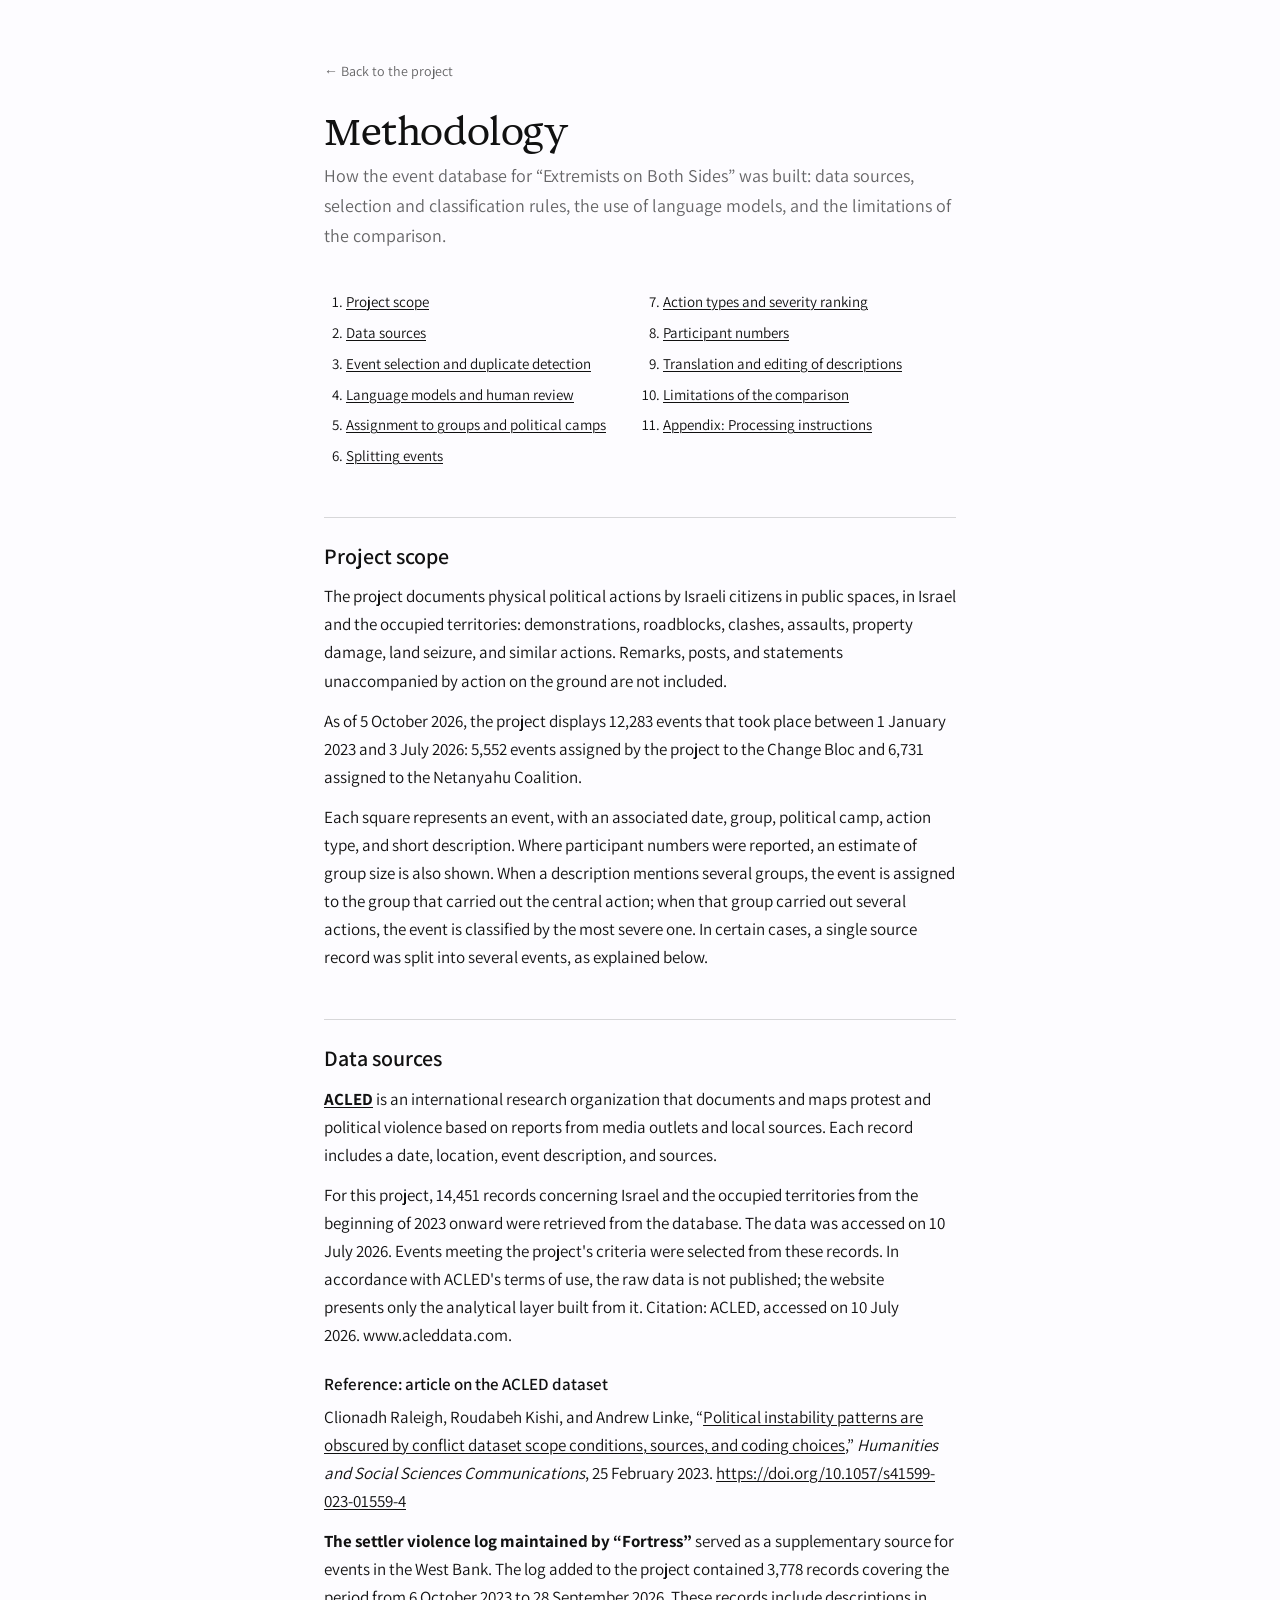
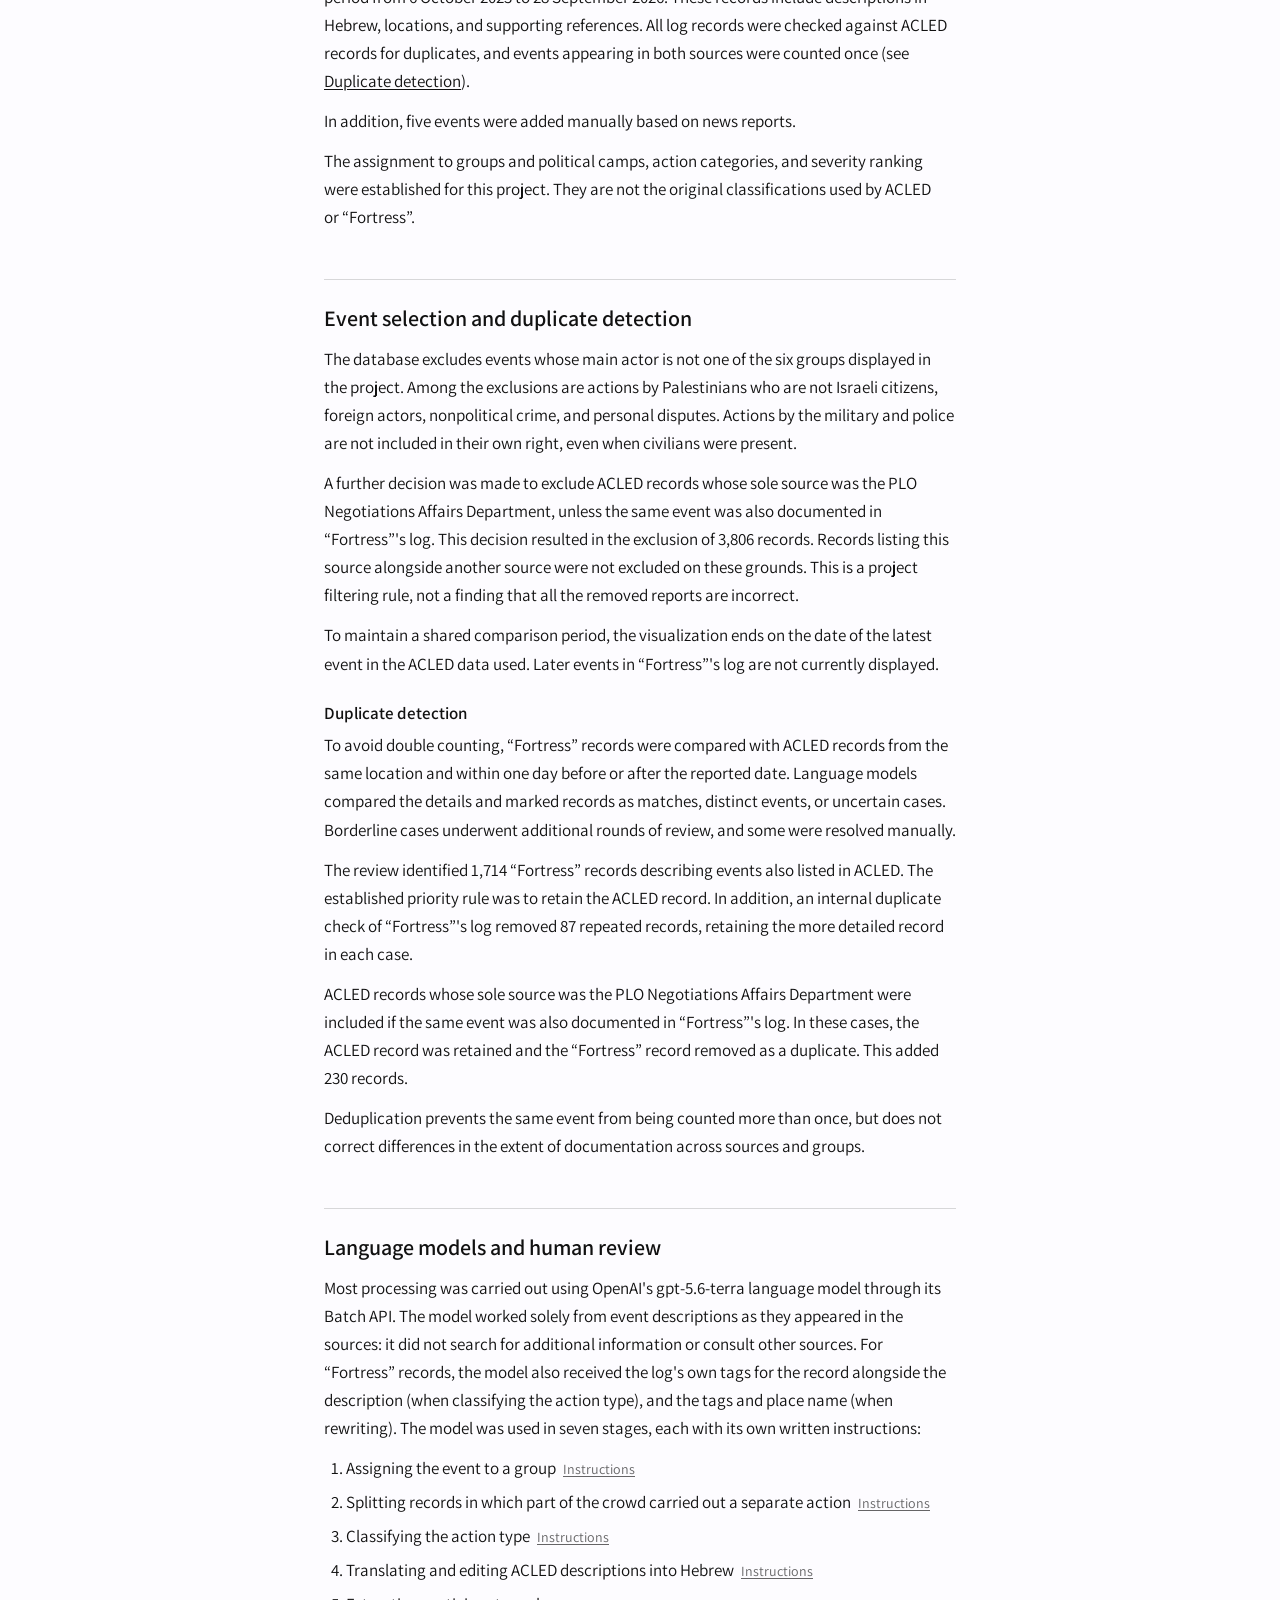
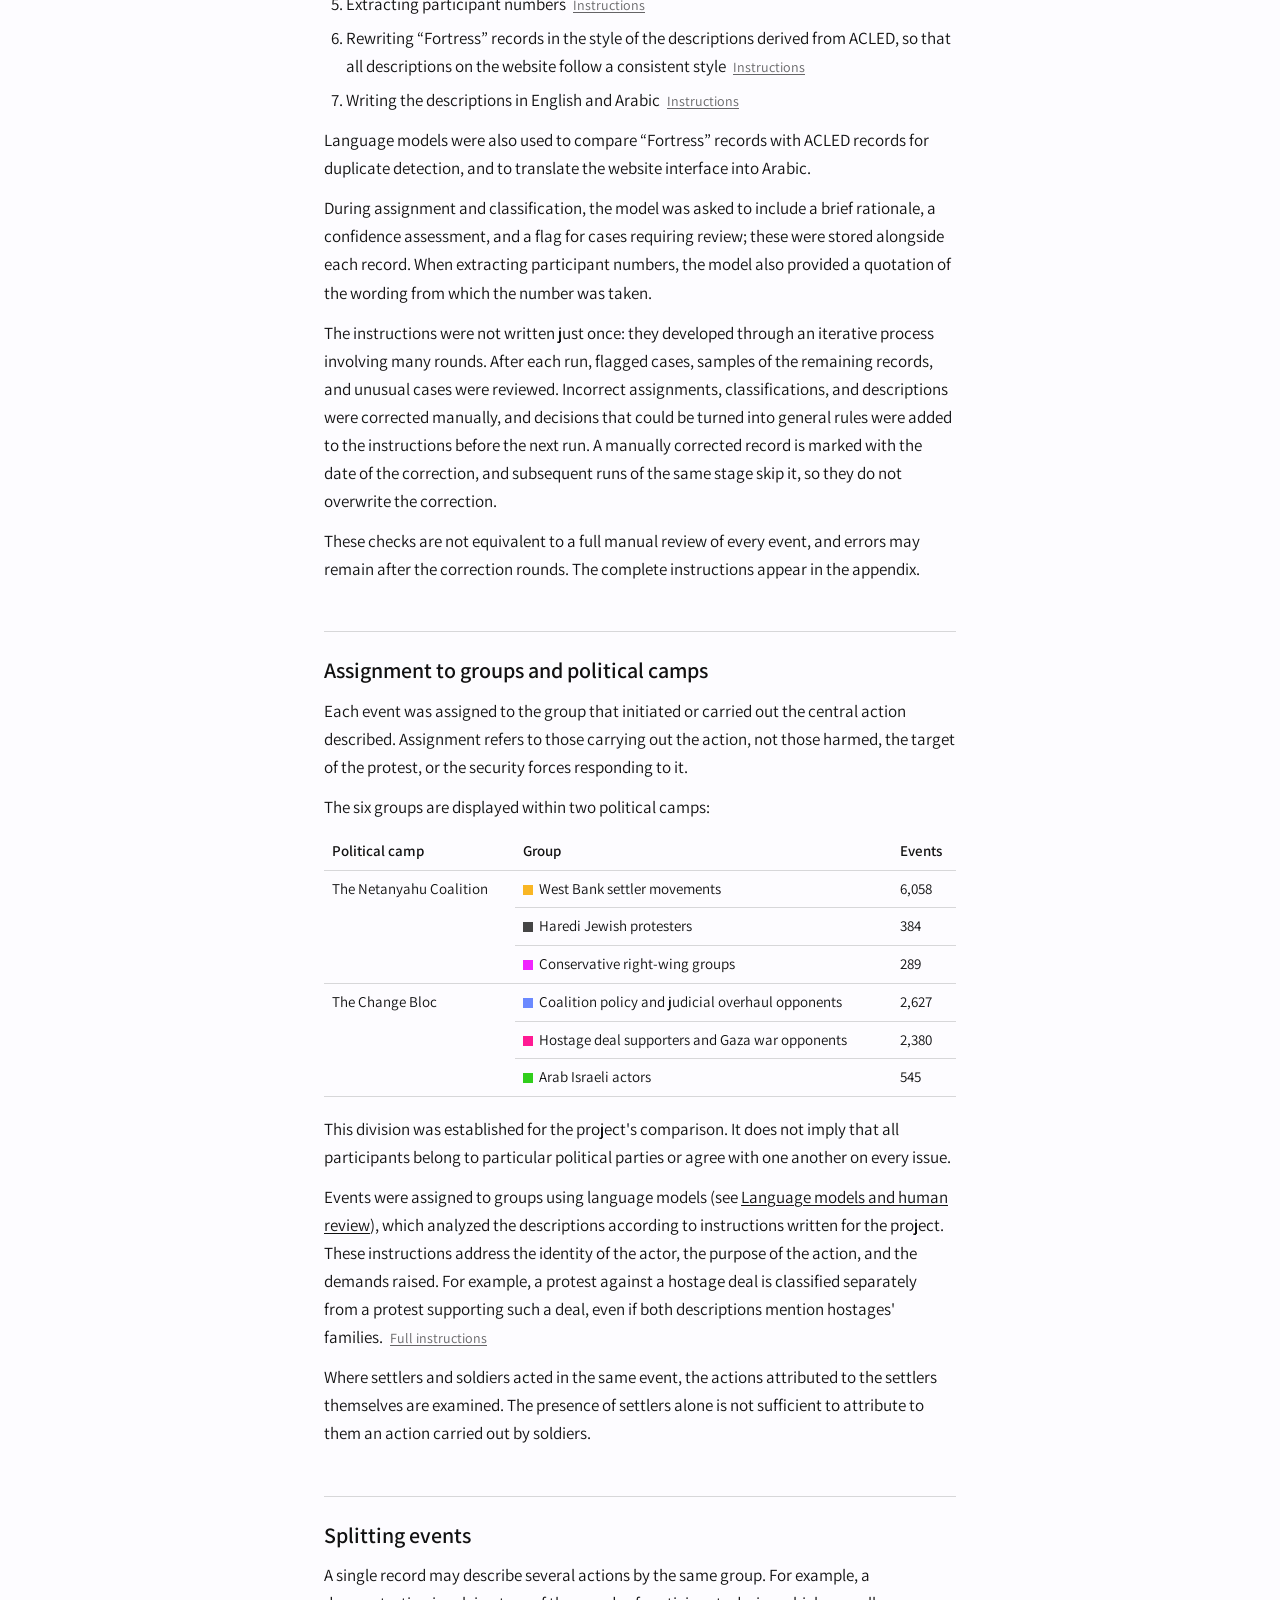
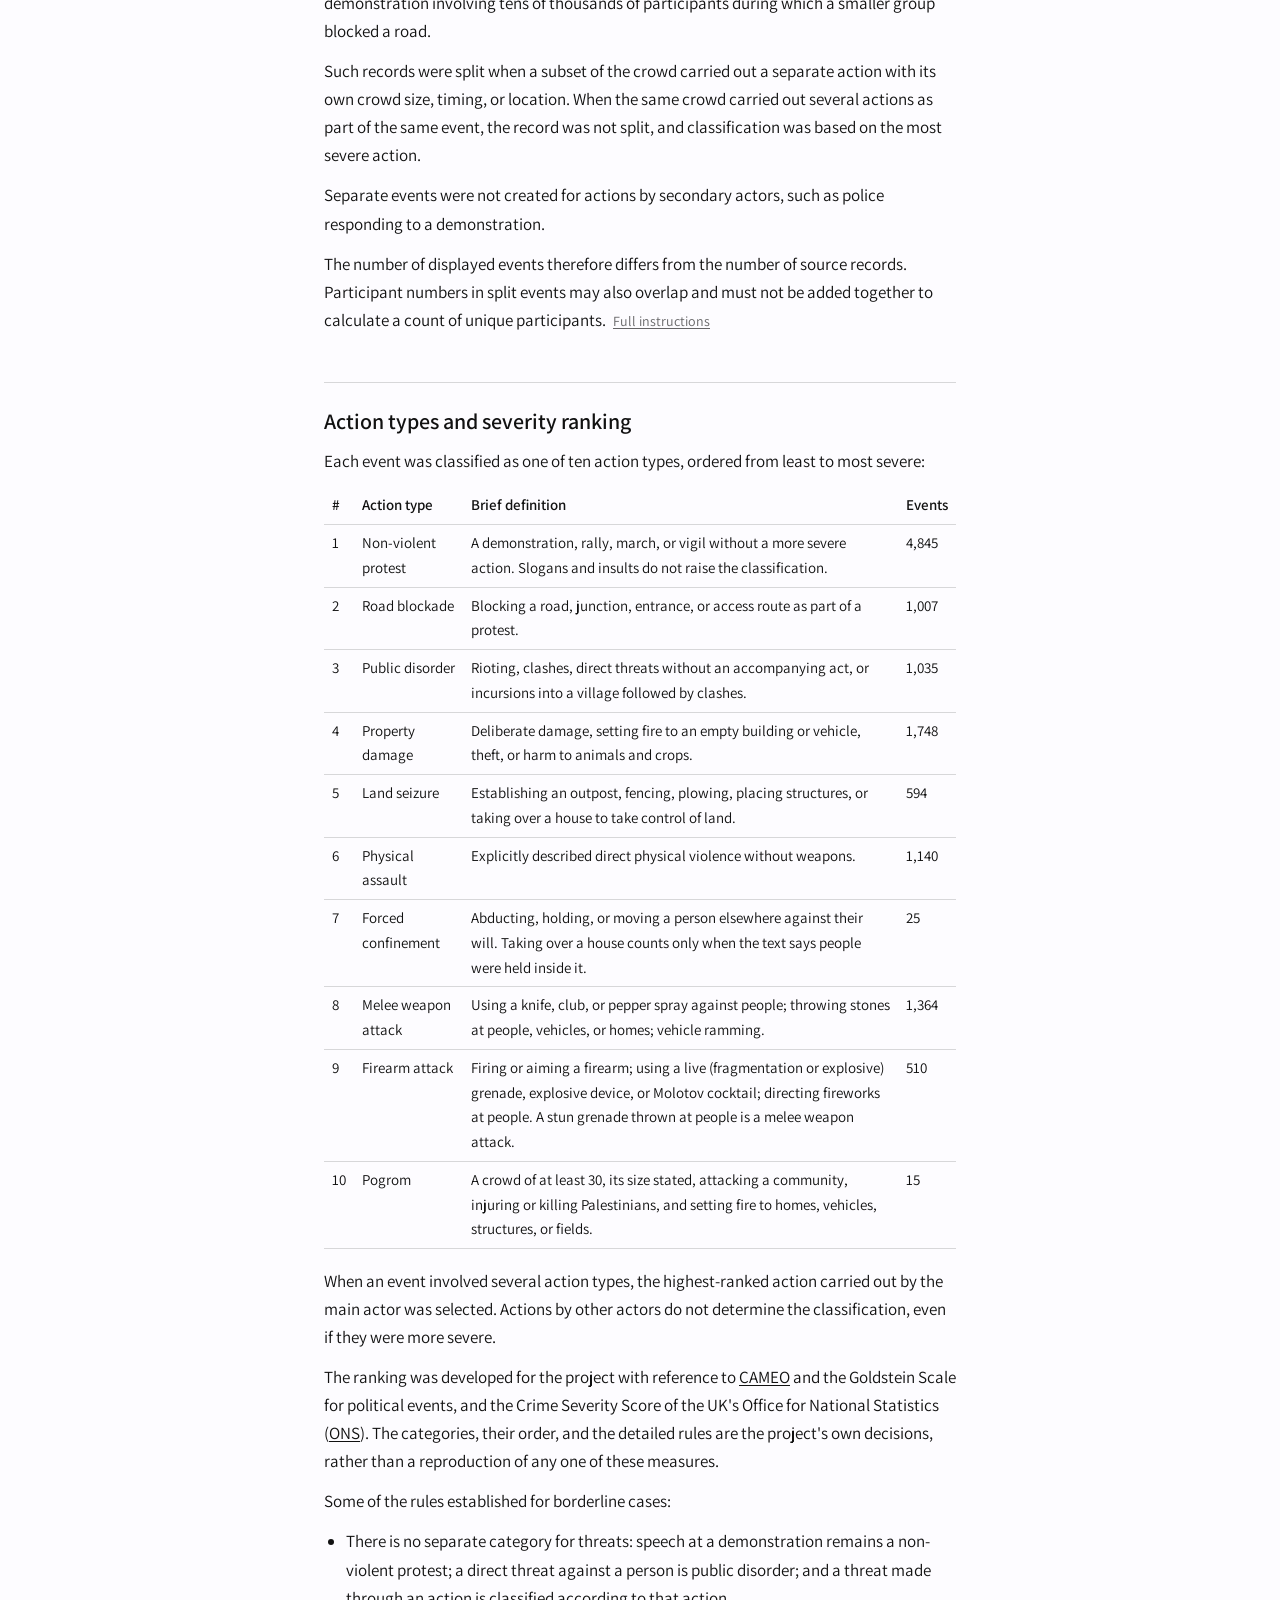
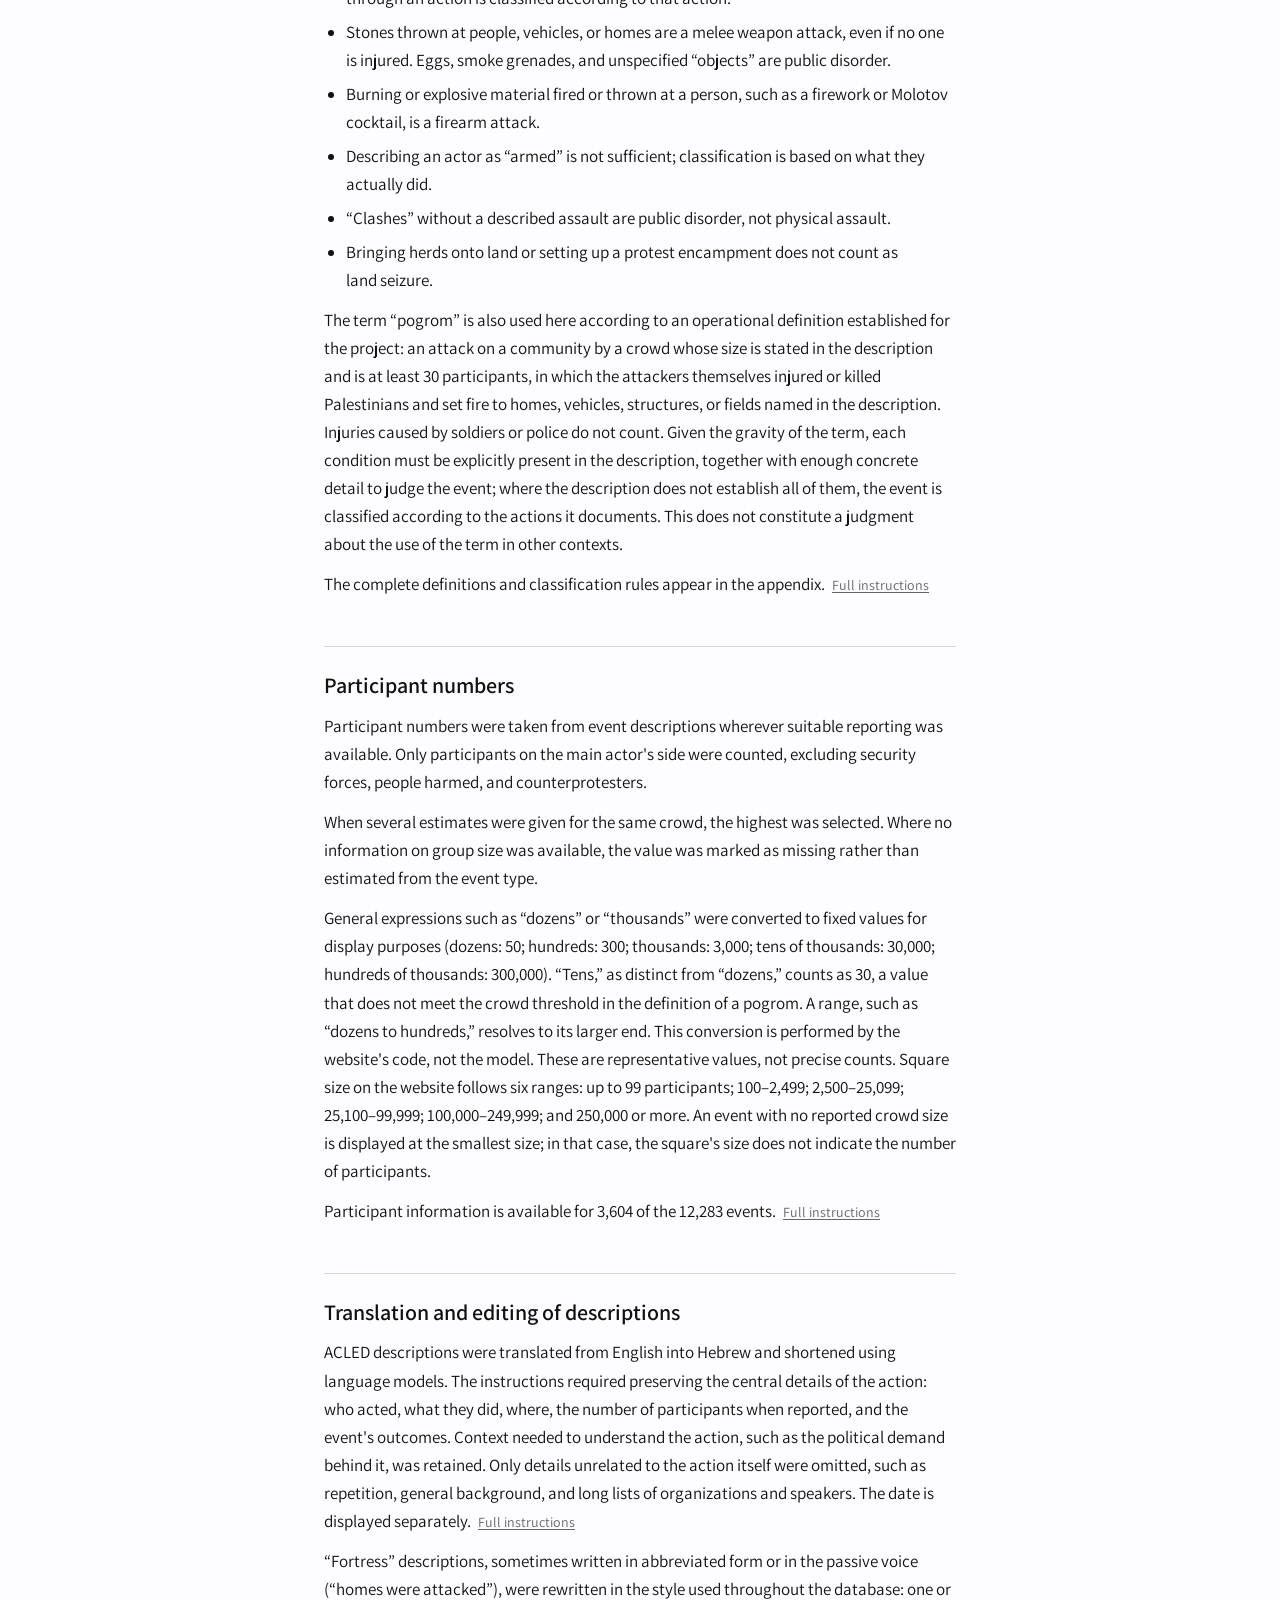
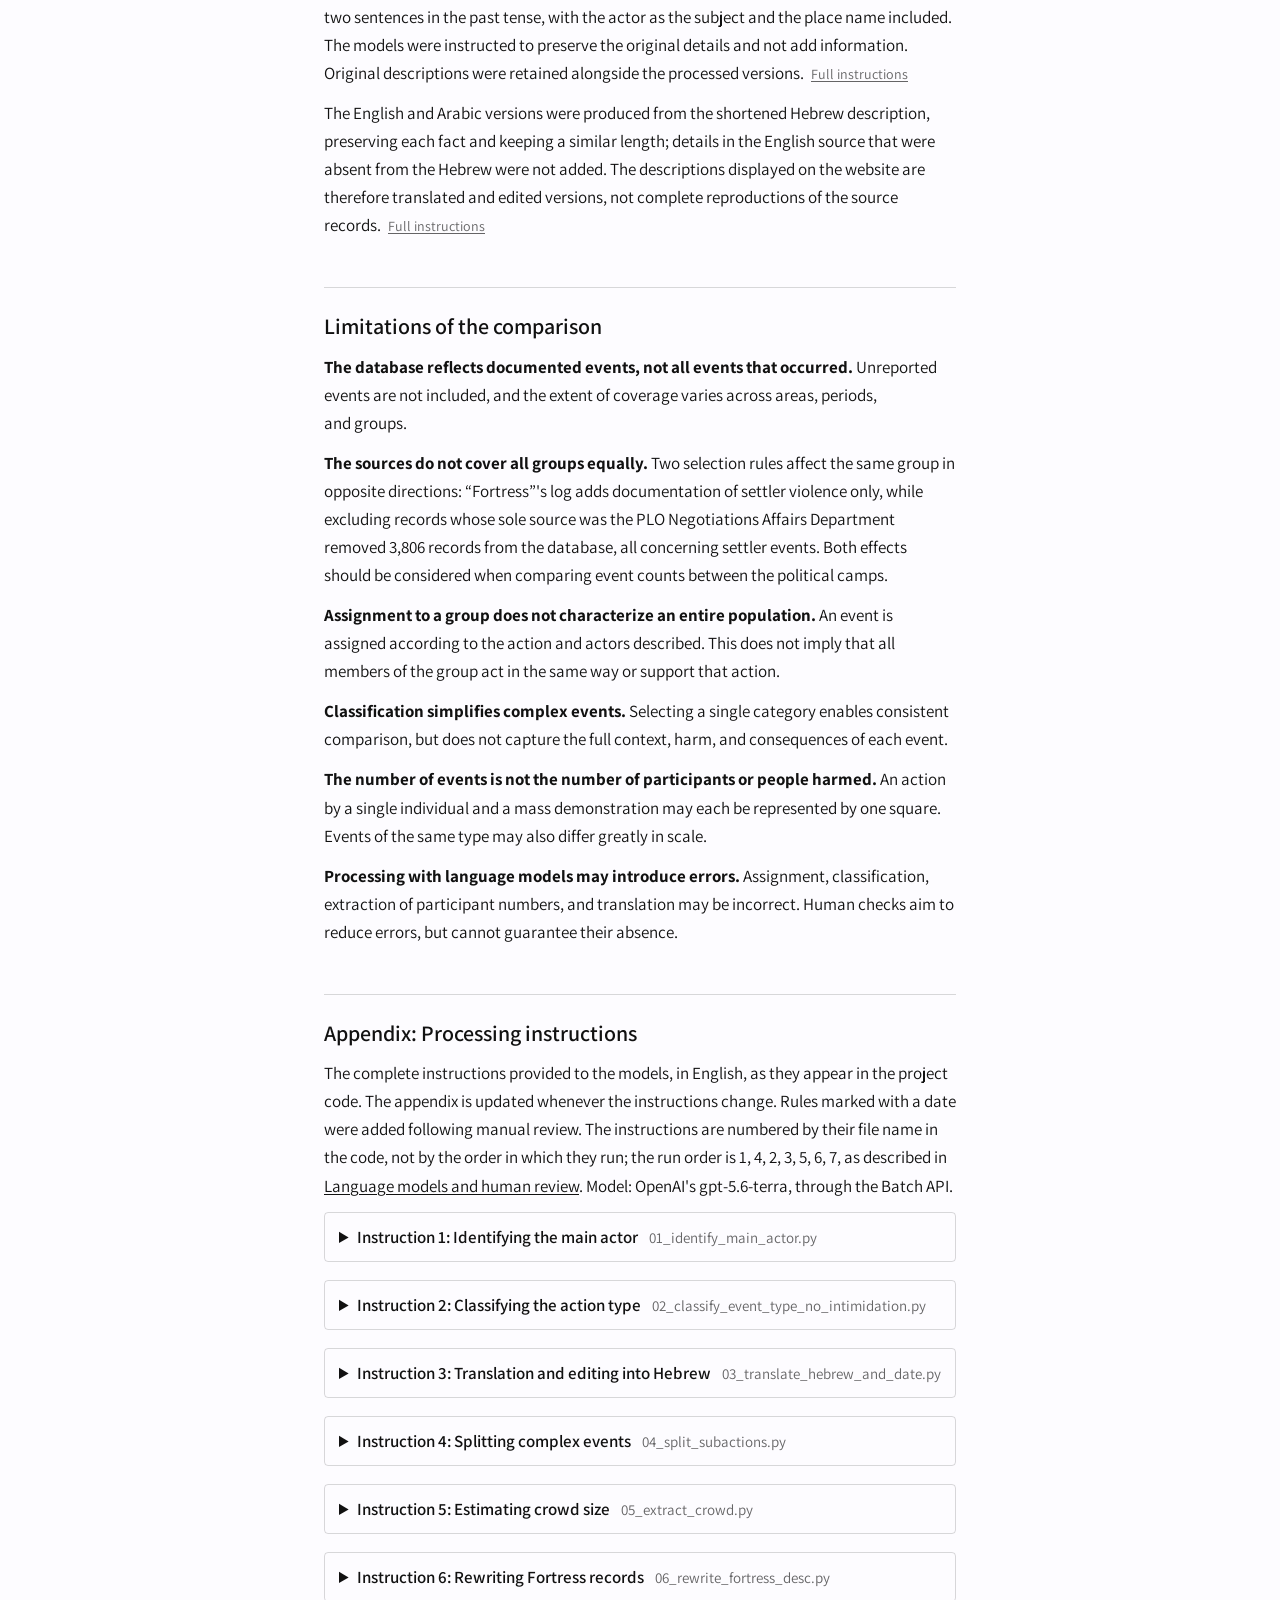
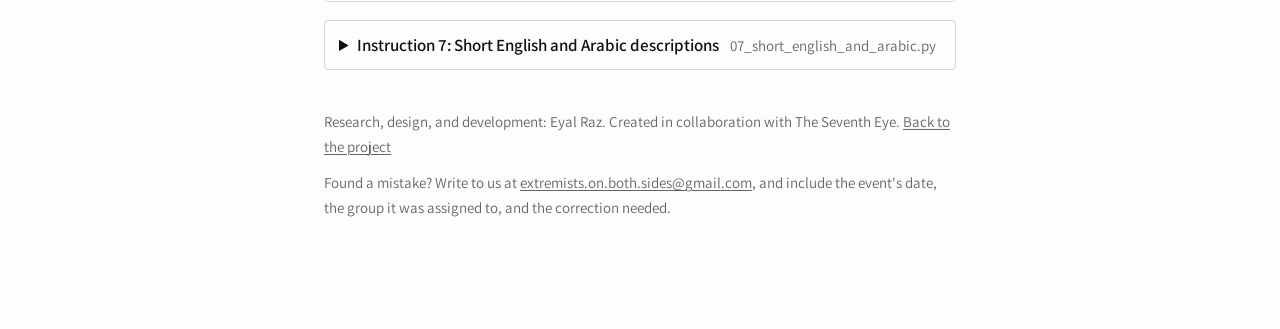
<file: en/methodology.html>
<!DOCTYPE html>
<html lang="en" dir="ltr">
<head>
  <meta charset="UTF-8" />
  <meta name="viewport" content="width=device-width, initial-scale=1.0" />
  <title>Methodology — Extremists on Both Sides</title>
  <meta name="description" content="The full methodology of Extremists on Both Sides: data sources, selection rules, group assignment, action-type classification, crowd sizes, translation and editing, duplicate detection, and the complete model instructions." />
  <link rel="canonical" href="https://both-sides.the7eye.org.il/en/methodology.html" />
  <link rel="icon" type="image/svg+xml" href="../favicon.svg?v=2" />
  <link rel="preconnect" href="https://fonts.googleapis.com" />
  <link rel="preconnect" href="https://fonts.gstatic.com" crossorigin />
  <link href="https://fonts.googleapis.com/css2?family=Assistant:wght@300..800&display=swap" rel="stylesheet" />
  <style>
    /* Self-contained on purpose: style.css is the scrollytelling page's sheet and
       carries thousands of lines of canvas-era rules. This page shares only the
       tokens that matter — the background, the Discordia title face, Assistant body. */
    @font-face {
      font-family: 'Discordia';
      font-weight: 400;
      src: url('../fonts/Discordia-Regular.woff2') format('woff2');
    }
    * { margin: 0; padding: 0; box-sizing: border-box; }
    :root { --bg: #FDFCFF; --ink: #111; --muted: rgba(0,0,0,0.6); --rule: rgba(0,0,0,0.15); }
    body {
      background: var(--bg);
      color: var(--ink);
      font: 400 17px/1.65 'Assistant', sans-serif;
      direction: ltr;
      text-align: left;
    }
    main { max-width: 680px; margin: 0 auto; padding: 56px 24px 96px; }
    .back { font-size: 14px; color: var(--muted); text-decoration: none; }
    .back:hover { text-decoration: underline; }
    h1 { font: 400 36px/1.2 'Discordia', 'Assistant', sans-serif; margin: 28px 0 6px; }
    .lede { font-size: 18px; color: var(--muted); margin-bottom: 40px; }
    h2 { font: 600 22px/1.3 'Assistant', sans-serif; margin: 48px 0 12px; padding-top: 24px; border-top: 1px solid var(--rule); }
    h3 { font: 600 17px/1.4 'Assistant', sans-serif; margin: 24px 0 6px; }
    p, li { text-wrap: pretty; }
    p { margin-bottom: 12px; }
    ul, ol { margin: 0 0 12px 0; padding-left: 22px; }
    li { margin-bottom: 6px; }
    a { color: inherit; text-decoration: underline; text-underline-offset: 0.12em; text-decoration-thickness: 1px; }
    a:hover { text-decoration-thickness: 2px; }
    .latin { direction: ltr; unicode-bidi: isolate; }
    /* ACLED's required article citation: English, so LTR and left-aligned on every twin. */
    .ref { direction: ltr; text-align: left; unicode-bidi: isolate; }
    table { border-collapse: collapse; width: 100%; margin: 12px 0 18px; font-size: 15px; }
    th, td { text-align: left; vertical-align: top; padding: 6px 8px; border-bottom: 1px solid var(--rule); }
    th { font-weight: 600; }
    td.num { font-variant-numeric: tabular-nums; white-space: nowrap; }
    .swatch { display: inline-block; width: 10px; height: 10px; margin-inline-end: 6px; vertical-align: -1px; }
    .note { font-size: 15px; color: var(--muted); }
    .toc { font-size: 15px; columns: 2; column-gap: 24px; margin-bottom: 8px; }
    .toc li { break-inside: avoid; }
    /* The prompts are English, quoted verbatim: LTR blocks inside the RTL page. */
    details { margin: 10px 0 18px; border: 1px solid var(--rule); border-radius: 4px; }
    .plink { font-size: 14px; color: var(--muted); margin-inline-start: 4px; white-space: nowrap; }
    summary { cursor: pointer; padding: 10px 14px; font-weight: 600; }
    /* overflow-wrap: the script filenames are one unbroken token and ran past a 320px screen. */
    summary .note { font-weight: 400; margin-inline-start: 8px; overflow-wrap: anywhere; }
    pre {
      direction: ltr; text-align: left; unicode-bidi: isolate;
      font: 13px/1.5 ui-monospace, SFMono-Regular, Menlo, Consolas, monospace;
      white-space: pre-wrap; overflow-wrap: anywhere;
      padding: 14px 16px; border-top: 1px solid var(--rule);
      background: rgb(247, 246, 251);
    }
    @media (max-width: 600px) {
      body { font-size: 16px; }
      main { padding: 32px 16px 72px; }
      h1 { font-size: 28px; }
      .toc { columns: 1; }
      table { font-size: 14px; }
    }
  </style>
</head>
<body>
<main>
  <a class="back" href="index.html">← Back to the project</a>
  <h1>Methodology</h1>
  <p class="lede">How the event database for “Extremists on Both Sides” was built: data sources, selection and classification rules, the use of language models, and the limitations of the comparison.</p>

  <ol class="toc">
    <li><a href="#scope">Project scope</a></li>
    <li><a href="#sources">Data sources</a></li>
    <li><a href="#filters">Event selection and duplicate detection</a></li>
    <li><a href="#ai">Language models and human review</a></li>
    <li><a href="#groups">Assignment to groups and political camps</a></li>
    <li><a href="#split">Splitting events</a></li>
    <li><a href="#types">Action types and severity ranking</a></li>
    <li><a href="#crowd">Participant numbers</a></li>
    <li><a href="#text">Translation and editing of descriptions</a></li>
    <li><a href="#limits">Limitations of the comparison</a></li>
    <li><a href="#prompts">Appendix: Processing instructions</a></li>
  </ol>

  <h2 id="scope">Project scope</h2>
  <p>The project documents physical political actions by Israeli citizens in public spaces, in Israel and the occupied territories: demonstrations, roadblocks, clashes, assaults, property damage, land seizure, and similar actions. Remarks, posts, and statements unaccompanied by action on the ground are not included.</p>
  <p>As of 5 October 2026, the project displays 12,283 events that took place between 1 January 2023 and 3 July 2026: 5,552 events assigned by the project to the Change Bloc and 6,731 assigned to the Netanyahu Coalition.</p>
  <p>Each square represents an event, with an associated date, group, political camp, action type, and short description. Where participant numbers were reported, an estimate of group size is also shown. When a description mentions several groups, the event is assigned to the group that carried out the central action; when that group carried out several actions, the event is classified by the most severe one. In certain cases, a single source record was split into several events, as explained below.</p>

  <h2 id="sources">Data sources</h2>
  <p><a href="https://acleddata.com/" target="_blank" rel="noopener"><strong>ACLED</strong></a> is an international research organization that documents and maps protest and political violence based on reports from media outlets and local sources. Each record includes a date, location, event description, and sources.</p>
  <p>For this project, 14,451 records concerning Israel and the occupied territories from the beginning of 2023 onward were retrieved from the database. The data was accessed on 10 July 2026. Events meeting the project's criteria were selected from these records. In accordance with ACLED's terms of use, the raw data is not published; the website presents only the analytical layer built from it. Citation: ACLED, accessed on 10 July 2026. www.acleddata.com.</p>
  <h3>Reference: article on the ACLED dataset</h3>
  <p class="ref" lang="en">Clionadh Raleigh, Roudabeh Kishi, and Andrew Linke, “<a href="https://doi.org/10.1057/s41599-023-01559-4" target="_blank" rel="noopener">Political instability patterns are obscured by conflict dataset scope conditions, sources, and coding choices</a>,” <em>Humanities and Social Sciences Communications</em>, 25 February 2023. <a href="https://doi.org/10.1057/s41599-023-01559-4" target="_blank" rel="noopener">https://doi.org/10.1057/s41599-023-01559-4</a></p>
  <p><strong>The settler violence log maintained by “Fortress”</strong> served as a supplementary source for events in the West Bank. The log added to the project contained 3,778 records covering the period from 6 October 2023 to 28 September 2026. These records include descriptions in Hebrew, locations, and supporting references. All log records were checked against ACLED records for duplicates, and events appearing in both sources were counted once (see <a href="#dedupe">Duplicate detection</a>).</p>
  <p>In addition, five events were added manually based on news reports.</p>
  <p>The assignment to groups and political camps, action categories, and severity ranking were established for this project. They are not the original classifications used by ACLED or “Fortress”.</p>

  <h2 id="filters">Event selection and duplicate detection</h2>
  <p>The database excludes events whose main actor is not one of the six groups displayed in the project. Among the exclusions are actions by Palestinians who are not Israeli citizens, foreign actors, nonpolitical crime, and personal disputes. Actions by the military and police are not included in their own right, even when civilians were present.</p>
  <p>A further decision was made to exclude ACLED records whose sole source was the PLO Negotiations Affairs Department, unless the same event was also documented in “Fortress”'s log. This decision resulted in the exclusion of 3,806 records. Records listing this source alongside another source were not excluded on these grounds. This is a project filtering rule, not a finding that all the removed reports are incorrect.</p>
  <p>To maintain a shared comparison period, the visualization ends on the date of the latest event in the ACLED data used. Later events in “Fortress”'s log are not currently displayed.</p>
  <h3 id="dedupe">Duplicate detection</h3>
  <p>To avoid double counting, “Fortress” records were compared with ACLED records from the same location and within one day before or after the reported date. Language models compared the details and marked records as matches, distinct events, or uncertain cases. Borderline cases underwent additional rounds of review, and some were resolved manually.</p>
  <p>The review identified 1,714 “Fortress” records describing events also listed in ACLED. The established priority rule was to retain the ACLED record. In addition, an internal duplicate check of “Fortress”'s log removed 87 repeated records, retaining the more detailed record in each case.</p>
  <p>ACLED records whose sole source was the PLO Negotiations Affairs Department were included if the same event was also documented in “Fortress”'s log. In these cases, the ACLED record was retained and the “Fortress” record removed as a duplicate. This added 230 records.</p>
  <p>Deduplication prevents the same event from being counted more than once, but does not correct differences in the extent of documentation across sources and groups.</p>

  <h2 id="ai">Language models and human review</h2>
  <p>Most processing was carried out using OpenAI's gpt-5.6-terra language model through its Batch API. The model worked solely from event descriptions as they appeared in the sources: it did not search for additional information or consult other sources. For “Fortress” records, the model also received the log's own tags for the record alongside the description (when classifying the action type), and the tags and place name (when rewriting). The model was used in seven stages, each with its own written instructions:</p>
  <ol>
    <li>Assigning the event to a group <a class="plink" href="#prompt-01">Instructions</a></li>
    <li>Splitting records in which part of the crowd carried out a separate action <a class="plink" href="#prompt-04">Instructions</a></li>
    <li>Classifying the action type <a class="plink" href="#prompt-02">Instructions</a></li>
    <li>Translating and editing ACLED descriptions into Hebrew <a class="plink" href="#prompt-03">Instructions</a></li>
    <li>Extracting participant numbers <a class="plink" href="#prompt-05">Instructions</a></li>
    <li>Rewriting “Fortress” records in the style of the descriptions derived from ACLED, so that all descriptions on the website follow a consistent style <a class="plink" href="#prompt-06">Instructions</a></li>
    <li>Writing the descriptions in English and Arabic <a class="plink" href="#prompt-07">Instructions</a></li>
  </ol>
  <p>Language models were also used to compare “Fortress” records with ACLED records for duplicate detection, and to translate the website interface into Arabic.</p>
  <p>During assignment and classification, the model was asked to include a brief rationale, a confidence assessment, and a flag for cases requiring review; these were stored alongside each record. When extracting participant numbers, the model also provided a quotation of the wording from which the number was taken.</p>
  <p>The instructions were not written just once: they developed through an iterative process involving many rounds. After each run, flagged cases, samples of the remaining records, and unusual cases were reviewed. Incorrect assignments, classifications, and descriptions were corrected manually, and decisions that could be turned into general rules were added to the instructions before the next run. A manually corrected record is marked with the date of the correction, and subsequent runs of the same stage skip it, so they do not overwrite the correction.</p>
  <p>These checks are not equivalent to a full manual review of every event, and errors may remain after the correction rounds. The complete instructions appear in the appendix.</p>

  <h2 id="groups">Assignment to groups and political camps</h2>
  <p>Each event was assigned to the group that initiated or carried out the central action described. Assignment refers to those carrying out the action, not those harmed, the target of the protest, or the security forces responding to it.</p>
  <p>The six groups are displayed within two political camps:</p>
  <table>
    <tr><th>Political camp</th><th>Group</th><th>Events</th></tr>
    <tr><td rowspan="3">The Netanyahu Coalition</td><td><span class="swatch" style="background:#F9B624"></span>West Bank settler movements</td><td class="num">6,058</td></tr>
    <tr><td><span class="swatch" style="background:#454545"></span>Haredi Jewish protesters</td><td class="num">384</td></tr>
    <tr><td><span class="swatch" style="background:#F024FF"></span>Conservative right-wing groups</td><td class="num">289</td></tr>
    <tr><td rowspan="3">The Change Bloc</td><td><span class="swatch" style="background:#6B89FF"></span>Coalition policy and judicial overhaul opponents</td><td class="num">2,627</td></tr>
    <tr><td><span class="swatch" style="background:#FF1A94"></span>Hostage deal supporters and Gaza war opponents</td><td class="num">2,380</td></tr>
    <tr><td><span class="swatch" style="background:#31CE1C"></span>Arab Israeli actors</td><td class="num">545</td></tr>
  </table>
  <p>This division was established for the project's comparison. It does not imply that all participants belong to particular political parties or agree with one another on every issue.</p>
  <p>Events were assigned to groups using language models (see <a href="#ai">Language models and human review</a>), which analyzed the descriptions according to instructions written for the project. These instructions address the identity of the actor, the purpose of the action, and the demands raised. For example, a protest against a hostage deal is classified separately from a protest supporting such a deal, even if both descriptions mention hostages' families. <a class="plink" href="#prompt-01">Full instructions</a></p>
  <p>Where settlers and soldiers acted in the same event, the actions attributed to the settlers themselves are examined. The presence of settlers alone is not sufficient to attribute to them an action carried out by soldiers.</p>

  <h2 id="split">Splitting events</h2>
  <p>A single record may describe several actions by the same group. For example, a demonstration involving tens of thousands of participants during which a smaller group blocked a road.</p>
  <p>Such records were split when a subset of the crowd carried out a separate action with its own crowd size, timing, or location. When the same crowd carried out several actions as part of the same event, the record was not split, and classification was based on the most severe action.</p>
  <p>Separate events were not created for actions by secondary actors, such as police responding to a demonstration.</p>
  <p>The number of displayed events therefore differs from the number of source records. Participant numbers in split events may also overlap and must not be added together to calculate a count of unique participants. <a class="plink" href="#prompt-04">Full instructions</a></p>

  <h2 id="types">Action types and severity ranking</h2>
  <p>Each event was classified as one of ten action types, ordered from least to most severe:</p>
  <table>
    <tr><th>#</th><th>Action type</th><th>Brief definition</th><th>Events</th></tr>
    <tr><td class="num">1</td><td>Non-violent protest</td><td>A demonstration, rally, march, or vigil without a more severe action. Slogans and insults do not raise the classification.</td><td class="num">4,845</td></tr>
    <tr><td class="num">2</td><td>Road blockade</td><td>Blocking a road, junction, entrance, or access route as part of a protest.</td><td class="num">1,007</td></tr>
    <tr><td class="num">3</td><td>Public disorder</td><td>Rioting, clashes, direct threats without an accompanying act, or incursions into a village followed by clashes.</td><td class="num">1,035</td></tr>
    <tr><td class="num">4</td><td>Property damage</td><td>Deliberate damage, setting fire to an empty building or vehicle, theft, or harm to animals and crops.</td><td class="num">1,748</td></tr>
    <tr><td class="num">5</td><td>Land seizure</td><td>Establishing an outpost, fencing, plowing, placing structures, or taking over a house to take control of land.</td><td class="num">594</td></tr>
    <tr><td class="num">6</td><td>Physical assault</td><td>Explicitly described direct physical violence without weapons.</td><td class="num">1,140</td></tr>
    <tr><td class="num">7</td><td>Forced confinement</td><td>Abducting, holding, or moving a person elsewhere against their will. Taking over a house counts only when the text says people were held inside it.</td><td class="num">25</td></tr>
    <tr><td class="num">8</td><td>Melee weapon attack</td><td>Using a knife, club, or pepper spray against people; throwing stones at people, vehicles, or homes; vehicle ramming.</td><td class="num">1,364</td></tr>
    <tr><td class="num">9</td><td>Firearm attack</td><td>Firing or aiming a firearm; using a live (fragmentation or explosive) grenade, explosive device, or Molotov cocktail; directing fireworks at people. A stun grenade thrown at people is a melee weapon attack.</td><td class="num">510</td></tr>
    <tr><td class="num">10</td><td>Pogrom</td><td>A crowd of at least 30, its size stated, attacking a community, injuring or killing Palestinians, and setting fire to homes, vehicles, structures, or fields.</td><td class="num">15</td></tr>
  </table>
  <p>When an event involved several action types, the highest-ranked action carried out by the main actor was selected. Actions by other actors do not determine the classification, even if they were more severe.</p>
  <p>The ranking was developed for the project with reference to <a href="https://gdeltproject.org/" target="_blank" rel="noopener">CAMEO</a> and the Goldstein Scale for political events, and the Crime Severity Score of the UK's Office for National Statistics (<a href="https://www.ons.gov.uk/" target="_blank" rel="noopener">ONS</a>). The categories, their order, and the detailed rules are the project's own decisions, rather than a reproduction of any one of these measures.</p>
  <p>Some of the rules established for borderline cases:</p>
  <ul>
    <li>There is no separate category for threats: speech at a demonstration remains a non-violent protest; a direct threat against a person is public disorder; and a threat made through an action is classified according to that action.</li>
    <li>Stones thrown at people, vehicles, or homes are a melee weapon attack, even if no one is injured. Eggs, smoke grenades, and unspecified “objects” are public disorder.</li>
    <li>Burning or explosive material fired or thrown at a person, such as a firework or Molotov cocktail, is a firearm attack.</li>
    <li>Describing an actor as “armed” is not sufficient; classification is based on what they actually did.</li>
    <li>“Clashes” without a described assault are public disorder, not physical assault.</li>
    <li>Bringing herds onto land or setting up a protest encampment does not count as land seizure.</li>
  </ul>
  <p>The term “pogrom” is also used here according to an operational definition established for the project: an attack on a community by a crowd whose size is stated in the description and is at least 30 participants, in which the attackers themselves injured or killed Palestinians and set fire to homes, vehicles, structures, or fields named in the description. Injuries caused by soldiers or police do not count. Given the gravity of the term, each condition must be explicitly present in the description, together with enough concrete detail to judge the event; where the description does not establish all of them, the event is classified according to the actions it documents. This does not constitute a judgment about the use of the term in other contexts.</p>
  <p>The complete definitions and classification rules appear in the appendix. <a class="plink" href="#prompt-02">Full instructions</a></p>

  <h2 id="crowd">Participant numbers</h2>
  <p>Participant numbers were taken from event descriptions wherever suitable reporting was available. Only participants on the main actor's side were counted, excluding security forces, people harmed, and counterprotesters.</p>
  <p>When several estimates were given for the same crowd, the highest was selected. Where no information on group size was available, the value was marked as missing rather than estimated from the event type.</p>
  <p>General expressions such as “dozens” or “thousands” were converted to fixed values for display purposes (dozens: 50; hundreds: 300; thousands: 3,000; tens of thousands: 30,000; hundreds of thousands: 300,000). “Tens,” as distinct from “dozens,” counts as 30, a value that does not meet the crowd threshold in the definition of a pogrom. A range, such as “dozens to hundreds,” resolves to its larger end. This conversion is performed by the website's code, not the model. These are representative values, not precise counts. Square size on the website follows six ranges: up to 99 participants; 100–2,499; 2,500–25,099; 25,100–99,999; 100,000–249,999; and 250,000 or more. An event with no reported crowd size is displayed at the smallest size; in that case, the square's size does not indicate the number of participants.</p>
  <p>Participant information is available for 3,604 of the 12,283 events. <a class="plink" href="#prompt-05">Full instructions</a></p>

  <h2 id="text">Translation and editing of descriptions</h2>
  <p>ACLED descriptions were translated from English into Hebrew and shortened using language models. The instructions required preserving the central details of the action: who acted, what they did, where, the number of participants when reported, and the event's outcomes. Context needed to understand the action, such as the political demand behind it, was retained. Only details unrelated to the action itself were omitted, such as repetition, general background, and long lists of organizations and speakers. The date is displayed separately. <a class="plink" href="#prompt-03">Full instructions</a></p>
  <p>“Fortress” descriptions, sometimes written in abbreviated form or in the passive voice (“homes were attacked”), were rewritten in the style used throughout the database: one or two sentences in the past tense, with the actor as the subject and the place name included. The models were instructed to preserve the original details and not add information. Original descriptions were retained alongside the processed versions. <a class="plink" href="#prompt-06">Full instructions</a></p>
  <p>The English and Arabic versions were produced from the shortened Hebrew description, preserving each fact and keeping a similar length; details in the English source that were absent from the Hebrew were not added. The descriptions displayed on the website are therefore translated and edited versions, not complete reproductions of the source records. <a class="plink" href="#prompt-07">Full instructions</a></p>

  <h2 id="limits">Limitations of the comparison</h2>
  <p><strong>The database reflects documented events, not all events that occurred.</strong> Unreported events are not included, and the extent of coverage varies across areas, periods, and groups.</p>
  <p><strong>The sources do not cover all groups equally.</strong> Two selection rules affect the same group in opposite directions: “Fortress”'s log adds documentation of settler violence only, while excluding records whose sole source was the PLO Negotiations Affairs Department removed 3,806 records from the database, all concerning settler events. Both effects should be considered when comparing event counts between the political camps.</p>
  <p><strong>Assignment to a group does not characterize an entire population.</strong> An event is assigned according to the action and actors described. This does not imply that all members of the group act in the same way or support that action.</p>
  <p><strong>Classification simplifies complex events.</strong> Selecting a single category enables consistent comparison, but does not capture the full context, harm, and consequences of each event.</p>
  <p><strong>The number of events is not the number of participants or people harmed.</strong> An action by a single individual and a mass demonstration may each be represented by one square. Events of the same type may also differ greatly in scale.</p>
  <p><strong>Processing with language models may introduce errors.</strong> Assignment, classification, extraction of participant numbers, and translation may be incorrect. Human checks aim to reduce errors, but cannot guarantee their absence.</p>

  <h2 id="prompts">Appendix: Processing instructions</h2>
  <p>The complete instructions provided to the models, in English, as they appear in the project code. The appendix is updated whenever the instructions change. Rules marked with a date were added following manual review. The instructions are numbered by their file name in the code, not by the order in which they run; the run order is 1, 4, 2, 3, 5, 6, 7, as described in <a href="#ai">Language models and human review</a>. Model: OpenAI's gpt-5.6-terra, through the Batch API.</p>

  <details id="prompt-01"><summary>Instruction 1: Identifying the main actor <span class="note latin">01_identify_main_actor.py</span></summary>
<!-- prompt:01_identify_main_actor.py --><pre lang="en" dir="ltr">You are identifying the MAIN ACTOR responsible for the central political action described in an event.

You receive:
EVENT DESCRIPTION — the original event description.

Your task is to assign exactly one MAIN ACTOR from the allowed list.

ALLOWED MAIN ACTORS

1. settlers
2. protesters against government
3. arab israelis
4. haredi jews
5. right wing protesters
6. peace movements
7. not relevant


CORE MAIN-ACTOR RULE

The MAIN ACTOR is the group that INITIATES or PERFORMS the central action of the event.

Do NOT classify according to:
- the first group mentioned
- the group most frequently mentioned
- the victim
- the group being protested against
- police or military responding to another actor
- a secondary participant whose action is not the central action

If several actors appear, identify who performs the central action described in the record.


ACTOR DEFINITIONS


1. settlers

Israeli settlers, settler activists, settler groups, or settlement movements acting as the central actor.

This includes, when explicitly attributed to them:
- settler demonstrations
- attacks by settlers
- establishment or expansion of outposts
- land seizure or cultivation by settlers
- settler marches
- settler road blockades
- settler actions against Palestinians or Israeli authorities

Do not infer &quot;settlers&quot; merely from a West Bank location.
The acting group must be identified as settlers or clearly described as a settler group.


2. protesters against government

Use this umbrella category for Israeli protesters whose central political action is directed against the government or its policies, including:

- anti-judicial-reform / anti-judicial-overhaul demonstrators
- anti-government protesters
- protests calling for the government&#x27;s resignation or elections
- Kaplan protest movement and closely related protest groups
- protests combining these causes

This category combines the former labels:
- anti judicial reform demonstrators
- anti government protesters

Hostage-deal / hostage-release protests are NOT this category: from 7 October 2023 they are
peace movements (category 6), even when the demand is addressed to the government.

Do not use it merely because someone criticizes a specific policy.
There must be a recognizable anti-government, judicial-overhaul or elections protest context.


3. arab israelis

Arab citizens or residents of Israel acting collectively in an Israeli political or civic context.

Use only when the description establishes that the central actors are Arab Israelis / Israeli Arabs / Arab citizens or residents of Israel.
Exception: anti-occupation, coexistence and joint Jewish-Arab protests dated BEFORE 7 October 2023
are arab israelis too (peace movements is not used before that date — see category 6).

Do NOT use for:
- Palestinians in the West Bank
- Palestinians in Gaza
- Palestinian residents when Israeli citizenship/residency context is not established
- a location that is Arab-majority without evidence about who acted

If identity is ambiguous, prefer not relevant rather than infer.


4. haredi jews

Haredi / ultra-Orthodox Jews acting collectively as the central actor.

Examples include:
- demonstrations against military conscription
- religious protests
- Haredi road blockades
- Haredi clashes or political demonstrations

Do not use merely because an event occurred in a Haredi neighborhood.


5. right wing protesters

Israeli right-wing / nationalist protesters acting collectively in a political demonstration or direct action.

Examples include:
- pro-judicial-reform demonstrations
- nationalist/right-wing demonstrations
- protests opposing government concessions from the right
- right-wing road blockades
- protests identified explicitly with right-wing organizations or causes

Do not classify settlers here when settlers themselves are the central actor.
Use settlers for explicitly settler-led actions.


6. peace movements

Used ONLY for events on or after 7 October 2023. From that date it covers:
- hostage-deal / hostage-release protesters (including when the demand is addressed to the government)
- ceasefire and anti-war protests
- peace organizations, coexistence movements, anti-occupation activists
- Israeli groups protesting settlement activity or occupation

Do not use this category simply because a protest is left-wing.
Anti-government / judicial-overhaul / elections protests belong under protesters against government.

Before 7 October 2023 this category is not used: anti-occupation, coexistence and joint
Jewish-Arab protests from before that date are arab israelis.


7. not relevant

Use not relevant when the central actor is outside the six project actor categories.

This includes:
- Palestinian actors in the West Bank or Gaza
- security forces acting alone
- police or military operations
- ordinary crime
- personal disputes
- accidents
- labor disputes or local protests unrelated to the project categories
- foreign actors
- events where the relevant actor is only a victim or secondary participant
- events with insufficient evidence to identify one of the allowed project actors


SECURITY-FORCES RULE

Police, IDF, Border Police, or other security forces do NOT become the MAIN ACTOR merely because they:
- disperse a protest
- arrest protesters
- use force after a protest action
- respond to stones, roadblocks, riots, or attacks

Classify according to the actor responsible for the central initiating action.

If the description is centrally about an independent police/military/security-force action, return not relevant.


MULTIPLE-ACTOR RULE

If several project actors are present:
- identify which group performed the central action
- do not merge categories
- do not choose a group merely because its action was more severe
- if the description genuinely does not establish a central actor, return not relevant with low certainty and needs_review = yes


FINAL CHECK

Before answering, verify:

1. Who actually performed the central action?
2. Did I accidentally classify the victim or responder?
3. Did I infer identity from location alone?
4. Does the actor fit one of the six project categories?
5. If the evidence is genuinely ambiguous, did I mark it for review?



SUPPLEMENTARY RULES (from the 2026-10-03 hand review)

RIGHT WING PROTESTERS by demand, not by label:
A protest whose demand is to CONTINUE or RESUME a war, to REJECT a ceasefire or a hostage
deal, to BLOCK humanitarian aid, or to defend soldiers / &quot;Jewish prisoners&quot; against the
state is right wing protesters — even when the text only says &quot;residents&quot;, &quot;reservists&quot;,
&quot;mothers of soldiers&quot;, &quot;injured soldiers&quot;, &quot;bereaved families&quot;, &quot;Israelis&quot;. The demand
defines the camp. &quot;Family members of hostages&quot; taking part in an anti-aid or anti-deal
protest does not make it peace movements.

JEWISH NATIONALIST VIOLENCE OUTSIDE THE SETTLEMENTS:
Jews attacking Arabs inside Israel or in Jerusalem neighbourhoods (teens beating an Arab
bus driver, football fans attacking Arab drivers, a bus riot chanting &quot;death to Arabs&quot;)
are right wing protesters, not settlers. Settlers is for the settlement movement acting
in the West Bank — including Israelis from inside Israel who raid a West Bank village,
and including the settlement movement&#x27;s own activism wherever it happens (Nachala,
Hilltop Youth, Gaza/Lebanon &quot;resettlement&quot; marches and crossings, protests to free
detained settlers).

PROTESTERS AGAINST GOVERNMENT, specific cases:
- October Council / demands for a state commission of inquiry into 7 October.
- Protests against the war with Iran (2026).
- Brothers and Sisters in Arms / reservist protests against the government (draft
  exemption, corruption) that are not pro-war.
- Protests defending the Attorney General, the courts, or against a minister&#x27;s conduct.

PEACE MOVEMENTS starts on 7 October 2023:
Hostage-deal, ceasefire, anti-war and anti-occupation protests from 7 October 2023
onward are peace movements. Before that date the category is not used — anti-occupation
and joint Jewish-Arab solidarity protests dated before 7 October 2023 are arab israelis.

HAREDI JEWS is for Haredi collective action only (draft, autopsies, light rail,
Sabbath, &quot;unkosher&quot; stores). Chabad / messianic / religious-Zionist protests are right
wing protesters.

NOT RELEVANT also covers: labor disputes and municipal-merger protests by workers of a
settlement council; local residents protesting crime, infrastructure or services with
no political demand.

ARMY ACTS (hand review of the Fortress log, 2026-10-03):
An act carried out by soldiers, Border Police, a regional-defence (גמ״ר / hagmar) soldier, the Civil
Administration, a regional-council inspector or a settlement guard / security officer acting with
soldiers is `not relevant` — even when settlers are present, escort them, or asked for it
(&quot;soldiers accompanied by settlers dismantled a tent&quot;, &quot;security forces ordered the family to leave
after settlers complained&quot;, &quot;masked soldiers expelled a shepherd&quot;, &quot;a hagmar soldier shot ...&quot;).
A settlement security coordinator (רבש״ץ) who himself shoots or attacks, without soldiers, is `settlers`.
REFINED (2026-10-03): the test is WHO ACTED.
- Settlers acting together with soldiers (&quot;settlers and two soldiers beat residents&quot;, &quot;settlers
  escorted by soldiers expelled harvesters&quot;) -&gt; `settlers`.
- Settlers act, then soldiers do something separate (&quot;settlers attacked a farmer; soldiers arrested
  him&quot;) -&gt; `settlers` (classify by the settlers&#x27; act only).
- A settlement guard / security guard acting ALONE (no soldiers) -&gt; `settlers`.
- Soldiers acting alone or leading, soldiers + a guard without settlers, and &quot;soldiers whom
  residents recognise as settlers&quot; -&gt; `not relevant`.
A fire or attack whose perpetrator is not named at all (&quot;a fire broke out in a house&quot;) is `not relevant`.
Unattributed killings during clashes in a village that settlers entered stay `settlers`.

INPUT LANGUAGE: the description may be a Hebrew line from a settler-violence log instead of ACLED
English; apply the same rules. Such lines are settler events unless they fit ARMY ACTS above or
name Jewish right-wing activists outside the West Bank (aid-convoy blockades, Flag March, Old City,
al-Aqsa) — those are `right wing protesters`.
In such a line the log&#x27;s own words for the perpetrators — &quot;אזרחים ישראלים&quot;, &quot;ישראלים&quot;, &quot;רעולי פנים&quot;,
&quot;צעירי גבעות&quot;, &quot;נוער הגבעות&quot;, &quot;מתפרעים&quot;, &quot;תוקפים&quot; — all mean settlers when the act is in the West Bank
(a village, its lands, a road near a settlement). Do not return `not relevant` because the line says
&quot;Israeli civilians&quot; instead of &quot;settlers&quot;; the log never means ordinary civilians by that.</pre><!-- /prompt --></details>

  <details id="prompt-02"><summary>Instruction 2: Classifying the action type <span class="note latin">02_classify_event_type_no_intimidation.py</span></summary>
<!-- prompt:02_classify_event_type_no_intimidation.py --><pre lang="en" dir="ltr">You are classifying the TYPE OF EVENT.

You receive exactly three pieces of information:

1. MAIN ACTOR — the actor already identified as responsible for the event.
2. EVENT DESCRIPTION — the original description of what happened (English, or Hebrew for rows
   imported from a Hebrew source log; classify Hebrew text by the same rules).
3. CURRENT EVENT TYPE — may be blank and is supplied only as context.

The MAIN ACTOR value is authoritative.

Do NOT:
- infer a different main actor
- rename the main actor
- substitute another actor category
- classify according to a secondary actor

Your task is to classify ONLY the actions performed by the supplied MAIN ACTOR.


CRITICAL MAIN-ACTOR RULE

A description may mention several actors performing different actions.

Ignore actions performed by secondary actors when choosing the event type.

Even if a secondary actor performs a more violent or more severe action, that action must NOT determine the classification.

Examples:

- MAIN ACTOR = protesters against government.
  Protesters block a road. Police later use force to disperse them.
  -&gt; חסימת כביש

- MAIN ACTOR = settlers.
  Settlers throw stones at vehicles. Soldiers later fire shots.
  -&gt; תקיפה בנשק קר

- MAIN ACTOR = haredi jews.
  Haredi protesters demonstrate. Police later use force.
  -&gt; הפגנה לא אלימה, unless the Haredi protesters themselves performed a more severe action.

Severity is applied ONLY among actions performed by the MAIN ACTOR.


ALLOWED EVENT TYPES

1. הפגנה לא אלימה
2. חסימת כביש
3. הפרות סדר
4. פגיעה ברכוש
5. ניכוס שטח
6. תקיפה פיזית
7. החזקה בכפייה
8. תקיפה בנשק קר
9. תקיפה בנשק חם
10. פוגרום


1. הפגנה לא אלימה

A demonstration, rally, march, vigil, protest gathering, or protest presence in which the MAIN ACTOR does not perform any more severe action.

Use this only when the MAIN ACTOR itself does not:
- block roads
- riot or engage in disorder
- damage or steal property
- appropriate land
- physically attack people
- forcibly hold people
- use a weapon

Speech by itself does NOT escalate the event.

The following, by themselves, may remain הפגנה לא אלימה:
- slogans
- insults
- hostile chants
- racist chants
- calling someone a traitor
- inflammatory political speech
- generalized chants such as &quot;death to...&quot; when they are slogans rather than a direct targeted threat or attack

Statements alone are not a separate event type.


2. חסימת כביש

The MAIN ACTOR blocks a:
- road
- highway
- intersection
- junction
- entrance
- access road
- traffic route

as part of a protest or confrontation.

A symbolic protest camp, tent, structure, or &quot;outpost&quot; whose purpose is protest or road obstruction is NOT ניכוס שטח.

If its purpose is to obstruct traffic or access, classify it as חסימת כביש.

If intimidation or threats occur during an event whose central concrete action is blocking traffic/access, the road-blocking action remains חסימת כביש unless the MAIN ACTOR also performs a more severe concrete action.


3. הפרות סדר

The MAIN ACTOR participates in:
- riots
- clashes
- violent disorder
- disruptive confrontations
- public disorder

Use this when the conduct goes beyond a peaceful demonstration but does not meet a more severe category.

Generic wording such as:
- &quot;clashes occurred&quot;
- &quot;fighting broke out&quot;
- &quot;people were injured&quot;
- &quot;objects were thrown&quot;

does NOT by itself prove a physical or armed attack by the MAIN ACTOR.

If the description does not explicitly establish a more severe action by the MAIN ACTOR, use הפרות סדר.

Throwing or igniting:
- fireworks
- firecrackers
- stun grenades
- bottles
- tires
- bins
- miscellaneous objects

without a clearly identified human target should normally be classified as הפרות סדר, unless another rule below applies.

Burning tires, bins, or similar objects as a protest tactic is not automatically פגיעה ברכוש.
If done to block a road -&gt; חסימת כביש.
If done as part of disorder -&gt; הפרות סדר.


THREATS / INTIMIDATION RULE — THERE IS NO SEPARATE INTIMIDATION CATEGORY

Do NOT output &quot;הטרדה ואיומים&quot;. It is not an allowed category.

Classify intimidation according to what the MAIN ACTOR actually did:

A. Speech-only protest rhetoric
Insults, hostile slogans, racist chants, political abuse, or generalized threatening rhetoric during an otherwise peaceful demonstration:
-&gt; הפגנה לא אלימה

B. Direct targeted intimidation without a more concrete action
Explicit threats directed at an identifiable person/community, coercive intimidation, following/stalking, chasing someone in order to intimidate them, sustained menacing conduct, or threatening presence that goes beyond ordinary protest speech:
-&gt; הפרות סדר

Examples:
- directly threatening residents that they will be harmed if they do not leave -&gt; הפרות סדר
- repeatedly following and intimidating a journalist -&gt; הפרות סדר
- surrounding a person in a menacing confrontation without touching them -&gt; הפרות סדר

C. Intimidation through a concrete action
If the intimidation is carried out through another category, classify the concrete action:
- blocking a road/access -&gt; חסימת כביש
- damaging property -&gt; פגיעה ברכוש
- taking over land -&gt; ניכוס שטח
- hitting/pushing/spitting or other direct bodily attack -&gt; תקיפה פיזית
- forcibly holding someone -&gt; החזקה בכפייה
- threatening/attacking a person with a cold weapon -&gt; תקיפה בנשק קר
- pointing/using a firearm, explosive, Molotov cocktail, or other hot weapon directly at people -&gt; תקיפה בנשק חם

The existence of fear, intimidation, or threats does not override a more specific concrete action.


4. פגיעה ברכוש

The MAIN ACTOR intentionally damages, destroys, steals, loots, or takes property.

This includes:
- homes
- vehicles
- businesses
- equipment
- infrastructure
- agricultural property
- crops
- privately owned objects
- theft
- looting
- taking property

IMPORTANT EXCLUSIONS:

Do NOT classify an action as פגיעה ברכוש merely because the MAIN ACTOR:
- removes or destroys a protest sign
- tears down a banner
- moves or knocks over a temporary barrier
- removes a barricade
- dismantles a temporary roadblock
- moves a checkpoint barrier
- damages another temporary public-order object

When these actions are part of a protest or confrontation, classify the broader conduct instead, usually:
- הפרות סדר
or
- חסימת כביש

STONE RULE:
Throwing stones at a person, at a vehicle, OR AT A HOUSE / BUILDING / SHOP is NOT פגיעה ברכוש.
It is תקיפה בנשק קר — even when nobody is reported hit and even outside the West Bank
(stones at an apartment, an office window, a home: still תקיפה בנשק קר).

ARSON RULE:
Deliberately burning an EMPTY building, EMPTY vehicle, field, crop, or other property, with no people directly endangered, is פגיעה ברכוש.

THEFT RULE:
Theft, looting, or taking property may be classified as פגיעה ברכוש even when the item is not physically damaged.

LIVESTOCK RULE:
Killing, injuring, stealing, or running over animals is פגיעה ברכוש.

INJURY RULE:
If the MAIN ACTOR&#x27;s property destruction injured a person (someone inside the house that
was destroyed, someone hurt &quot;during the attack&quot;), the event is at least תקיפה פיזית.


5. ניכוס שטח

Use this ONLY when the MAIN ACTOR is actually establishing or expanding territorial control over land that does not belong to the acting group.

Examples:
- establishing a permanent or territorial outpost
- fencing off land
- taking over land
- cultivating land in order to establish control
- constructing or placing structures to establish territorial possession
- expanding control over a plot or area

There must be a genuine territorial-control purpose.

Do NOT use ניכוס שטח for:
- GRAZING INCURSIONS: settlers bringing herds onto Palestinian land, grazing sheep /
  cattle / camels in fields or between houses, however often it recurs -&gt; הפרות סדר
  (or פגיעה ברכוש only if crops are explicitly destroyed, תקיפה פיזית if people are
  attacked). ניכוס שטח needs a tent, caravan, fence, outpost, ploughing or structures.
- a protest encampment
- a symbolic &quot;democracy outpost&quot;
- tents erected temporarily for a demonstration
- occupying a road as a protest tactic
- blocking access
- temporary protest structures

Those should be classified according to the protest action, usually חסימת כביש, הפרות סדר, or הפגנה לא אלימה.


6. תקיפה פיזית

The MAIN ACTOR explicitly performs direct bodily violence against a person WITHOUT a weapon.

Examples:
- punches
- kicks
- pushes
- shoves
- strikes with bare hands
- spits directly on a person
- physically beats someone without a weapon

The physical attack must be explicitly attributed to the MAIN ACTOR.

Do NOT infer תקיפה פיזית merely because:
- &quot;a fight broke out&quot;
- &quot;clashes occurred&quot;
- &quot;a confrontation occurred&quot;
- someone was injured
- violence occurred without identifying what the MAIN ACTOR did

In those ambiguous cases, prefer הפרות סדר.

HAND-REVIEW RULES (Fortress log, 2026-10-03):
- Taking over a house, building or residential cave (&quot;seized a Palestinian-owned house&quot;, &quot;took
  over a house&quot;, &quot;occupied a house after expelling its owner&quot;) -&gt; ניכוס שטח. It becomes
  החזקה בכפייה ONLY when the text says people were INSIDE AND HELD there during the takeover
  (&quot;took over a house while the family was inside&quot;). &quot;Inhabited&quot;, &quot;home to a family&quot; or
  &quot;residential&quot; describe the building, not people held — still ניכוס שטח (user rule 2026-10-06).
- Arson of houses, structures, vehicles or between houses (fire SET, not gunfire) with nobody
  inside or directly endangered -&gt; פגיעה ברכוש. Fire set to an INHABITED house or an OCCUPIED
  vehicle, a Molotov thrown at people or houses with people in them, and fireworks thrown at
  people are תקיפה בנשק חם — see the ARSON RULE and FIRE AT PEOPLE RULE in section 9.
- &quot;מטען&quot; on an aid truck / convoy means CARGO, not an explosive: dumping or throwing the cargo is
  פגיעה ברכוש.
- Waste, rubbish or &quot;objects&quot; thrown at a house -&gt; הפרות סדר.
- A flag raised on a hill, with nothing built -&gt; הפרות סדר (not ניכוס שטח).
- A record where settlers entered and people were killed or wounded by gunfire, and the SOURCE TAGS
  include &quot;ירי לעבר אזרחים&quot; or &quot;הריגה&quot; -&gt; תקיפה בנשק חם, even if the text does not name the shooter.
  Without such tags, unattributed gunfire during &quot;clashes&quot; or &quot;an exchange of fire&quot; stays הפרות סדר.
- A herd brought near houses or into a yard, a minor leading goats from an outpost -&gt; הפרות סדר.
- Protesters who BLOCK a road AND clash with police, light bonfires or set up barricades
  -&gt; הפרות סדר (not חסימת כביש), even when the police also used force. Blocking alone, or
  blocking with arrests only, stays חסימת כביש.
- Protesters who CLASHED WITH POLICE (&quot;clashed with police&quot;, &quot;scuffled with officers&quot;,
  &quot;confrontations with police&quot;) -&gt; הפרות סדר, with or without a road block. Arrests, detentions or
  police dispersal ALONE, with no clash described, do not raise the category.
- Levelling / bulldozing Palestinian land to pave or open a road for a settlement or outpost
  -&gt; ניכוס שטח (the land is taken), even when a water line or crops are destroyed on the way.
  Bulldozing, levelling or uprooting land with NO road, outpost, fence or structure stated
  -&gt; פגיעה ברכוש (it destroys the land, it does not take it).
- Molotov cocktails thrown at INHABITED houses, and setting fire to an OCCUPIED vehicle (people
  inside), are תקיפה בנשק חם — fire aimed at people. Arson of empty property stays פגיעה ברכוש.
- עימותים / &quot;confrontations&quot; / &quot;scuffles&quot; / &quot;heated arguments that turned physical&quot; / &quot;minor
  shoving&quot; are NOT תקיפה פיזית. תקיפה פיזית needs a DESCRIBED assault by the main actor on a
  named target (&quot;beat a man&quot;, &quot;pushed the officer to the ground&quot;, &quot;kicked him&quot;). A protest
  with confrontations and nothing more described is הפרות סדר — whether or not anyone was
  arrested, and whatever the arrest was &quot;on suspicion of&quot;.
- When the PROTESTERS were the ones attacked (rioters / passers-by / counter-protesters hit
  them), classify the protesters&#x27; own conduct only (usually הפגנה לא אלימה).
- WHO THE ACT WAS AIMED AT decides whose act it is (reader report 2026-10-13). A person the
  source calls &quot;a demonstrator&quot;, &quot;a protester&quot; or &quot;a man at the protest&quot; who acts AGAINST the
  main actor&#x27;s crowd — &quot;a demonstrator pepper-sprayed protesters&quot;, &quot;a protester attacked the
  marchers&quot; — is a counter-protester or bystander, NOT the main actor, whatever label the
  source gives him. His act never raises the main actor&#x27;s category. Only an act aimed at
  police, officials, passers-by or the other side counts as the main actor&#x27;s.
- One participant&#x27;s act inside a mass demonstration (&quot;a protester slapped an MK&quot;) does not
  make the crowd&#x27;s event an assault -&gt; הפרות סדר at most.
- Protesters who &quot;clashed with counter-protesters&quot;, with no violent act described for the
  MAIN ACTOR themselves -&gt; הפגנה לא אלימה. Only an act the main actor did (hit, threw, pushed)
  raises it.

PASSIVE-VOICE RULE (source logs written from the victims&#x27; side):
&quot;A Palestinian was attacked / shot / run over&quot;, &quot;stones were thrown&quot;, &quot;a house was set on
fire&quot; with no attacker named means the MAIN ACTOR did it — classify the act, do not
drop to a lower category because the sentence has no subject. A settlement security
guard, security coordinator (רבש״ץ) or &quot;settlers in uniform&quot; count as the main actor.

DISPLACEMENT-OUTCOME RULE:
&quot;The family left / the community was displaced after repeated attacks&quot; with no concrete
act described in THIS record is הפרות סדר. Forcing someone out of their house and
settlers moving in is ניכוס שטח.

&quot;ATTACKED RESIDENTS&quot; RULE:
&quot;Attacked residents / civilians / farmers / shepherds&quot; with no mechanism given IS
תקיפה פיזית (people were the target). &quot;Attacked the village / the community / houses&quot;
with no mechanism and no people mentioned is הפרות סדר.

INCURSION RULE:
Settlers who enter a Palestinian village (with or without army escort) and clashes
follow are הפרות סדר, never הפגנה לא אלימה — even when the description only says the
Palestinians rioted.

SYMBOLIC CROSSING RULE:
Crossing into Gaza / breaking through a crossing to plant trees or &quot;start a settlement&quot;
as a protest stunt is הפרות סדר, not ניכוס שטח.


7. החזקה בכפייה

The MAIN ACTOR successfully:
- abducts
- kidnaps
- captures
- forcibly detains
- holds a person against their will

The person must actually be taken or held.

An ATTEMPTED kidnapping or attempted abduction that fails is NOT החזקה בכפייה.

Seizing someone briefly and marching or handing them over to soldiers / police is NOT
החזקה בכפייה — classify the assault that came with it (usually תקיפה פיזית). Use
החזקה בכפייה only when the person was held for a sustained period (hours or more) or
taken away to another location and kept there.
A completed ABDUCTION / KIDNAPPING (&quot;kidnapped two young men, assaulted them and released
them&quot;) is החזקה בכפייה even when the victims were released soon after. Detaining people IN
PLACE — stopping, binding hands, blindfolding, questioning, beating — and then letting them go,
with no taking away, is תקיפה פיזית (or the weapon category if one was used).

Classify an unsuccessful attempt according to what the MAIN ACTOR actually did.


8. תקיפה בנשק קר

The MAIN ACTOR attacks or directly threatens a person using a cold weapon, dangerous hand-held object, or specified lower-level projectile.

This includes:
- knife
- blade
- club
- stick
- metal bar
- blunt object
- sharp object
- stones
- rocks

STONE RULE:
Throwing stones at PEOPLE, VEHICLES, OR HOUSES / BUILDINGS is always תקיפה בנשק קר.
If the main actor&#x27;s stones injured anyone, it is at least תקיפה בנשק קר regardless of
what else the description calls property damage.

Also classify the following as תקיפה בנשק קר ONLY when they are clearly directed at people:
- thrown bottles
- stun grenades
- pepper spray, taser (an irritant or shock device used on a person)
(NOT fireworks, firecrackers or burning objects aimed at people — those are תקיפה בנשק חם,
see the FIRE AT PEOPLE rule below.)
- a firearm used as a club (rifle butt, pistol whip) — not fired, so a blunt object

NOT תקיפה בנשק קר, even when thrown at people (classify as הפרות סדר unless something
more severe applies):
- eggs
- smoke grenades
- &quot;objects&quot; / &quot;various objects&quot; with nothing more specific

Examples:
- bottle thrown at a person -&gt; תקיפה בנשק קר
- stun grenade thrown toward people -&gt; תקיפה בנשק קר
- fireworks fired directly at people -&gt; תקיפה בנשק חם (hand rule 2026-10-04)
- firecrackers thrown at people -&gt; תקיפה בנשק חם
- a burning torch / flare / Molotov cocktail thrown at a person -&gt; תקיפה בנשק חם
- knife brandished directly at a person as a threat -&gt; תקיפה בנשק קר

But:
- fireworks simply set off during disorder -&gt; הפרות סדר
- firecrackers thrown with no identified human target -&gt; הפרות סדר

FIRE AT PEOPLE RULE (hand review 2026-10-04, tightened 2026-10-13):
Anything that burns or explodes, LAUNCHED OR THROWN AT A PERSON — a firework, a firecracker,
a flare, a burning torch, a Molotov cocktail — is תקיפה בנשק חם, the same class as gunfire,
whether or not it hit. The TARGET MUST BE STATED: &quot;fired fireworks at officers&quot;, &quot;threw a
firecracker at the guards&quot;, &quot;a torch at a mounted policeman&quot;. Fireworks merely fired DURING a
road block, a riot or a clash with police, with no person named as their target (&quot;lit bonfires
and shot fireworks while blocking traffic&quot;, &quot;clashed with police and set off fireworks&quot;) are NOT
a hot-weapon attack — do not infer the target from the clash (reader report 2026-10-13, the
25,000-strong Ayalon block of 5 July 2023). The same for fireworks set off near a synagogue, at
a celebration, or while chasing people out. In all of those the fireworks count as הפרות סדר,
and the event is classified by the main actor&#x27;s other acts (if the
same crowd also threw stones at people or buildings -&gt; תקיפה בנשק קר).
- stun grenade used with no identified human target -&gt; הפרות סדר
- bottles thrown generically during clashes with no clear human target -&gt; הפרות סדר

UNSPECIFIED OBJECT RULE:
&quot;Threw objects&quot; or &quot;objects were thrown&quot; is NOT enough for תקיפה בנשק קר unless the object and relevant target are identified.

RAMMING RULE:
Any vehicle (car, truck, motorcycle, ATV, tractor, bulldozer) deliberately driven at a
person OR at an occupied vehicle is תקיפה בנשק קר. An ATTEMPT with no contact is still
תקיפה בנשק קר. Running over livestock is פגיעה ברכוש (animals are property).
A passing driver who hits demonstrators is a secondary actor — it never classifies the
demonstrators&#x27; event.


9. תקיפה בנשק חם

The MAIN ACTOR attacks or directly threatens people using:

- firearm
- handgun
- rifle
- gunfire
- live ammunition
- fragmentation grenade
- explosive grenade
- explosive device
- bomb
- serious explosive material
- Molotov cocktail / firebomb

GRENADE RULE:
- fragmentation grenade / explosive grenade / ordinary lethal grenade -&gt; תקיפה בנשק חם
- stun grenade -&gt; תקיפה בנשק קר only when directed at people; otherwise usually הפרות סדר

FIREARM-THREAT RULE:
Pointing or aiming a firearm directly at a person as a threat is תקיפה בנשק חם even if no shot is fired.

&quot;ARMED&quot; RULE:
Being described as &quot;armed&quot; is NOT enough. If the armed actors did not fire, point, or
strike with the weapon, classify the act they actually performed (&quot;armed settlers attacked
civilians, injuring 2&quot; -&gt; תקיפה פיזית).

FIRE-AT-HOUSES RULE:
Live fire toward inhabited houses, tents, or a village is תקיפה בנשק חם even when no
individual is named as the target.

CHEMICAL RULE:
Acid, chlorine, an unidentified gas or liquid sprayed or poured on people or into an
occupied dwelling, and TEAR GAS CANISTERS FIRED from a launcher are תקיפה בנשק חם.
Hand-held pepper spray and tasers stay תקיפה בנשק קר.

ARSON RULE:
Ordinary deliberate arson is תקיפה בנשק חם ONLY when:
- people are inside the targeted building or vehicle
OR
- the fire is directly used to attack or endanger people

If an empty building, empty vehicle, field, crop, or property is burned without people directly endangered -&gt; פגיעה ברכוש.


10. פוגרום

Use פוגרום only when the MAIN ACTOR is explicitly a LARGE CROWD, MOB, MASS GATHERING, or similarly large collective that attacks:
- a community
- neighborhood
- village
- residential area
- civilian population

and the attack includes violence against people, homes, vehicles, businesses, or the civilian environment.

פוגרום requires ALL FOUR of the following, performed by the MAIN ACTOR and EACH STATED
EXPLICITLY in the text (hand rule 2026-10-04 — a pogrom is a very heavy accusation; if any
element has to be inferred, or when in doubt, it is NOT a pogrom):
1. A CROWD OF 30 OR MORE, WITH ITS SIZE GIVEN — &quot;dozens&quot;, &quot;hundreds&quot;, &quot;thousands&quot;, or a stated
   number of 30+. 15 or 20 attackers, &quot;tens&quot;, &quot;a group&quot;, &quot;several settlers&quot;, or NO size stated
   at all is NOT a crowd for this purpose — however severe the attack. (&quot;Tens&quot; is read as 30
   when crowd sizes are counted, but it does NOT meet the pogrom crowd bar.)
2. PALESTINIANS INJURED OR KILLED BY THE MAIN ACTOR — stated in the text. Injuries caused only by
   soldiers or police, or only the attackers hurt, do not count; &quot;no casualties&quot; rules it out.
   Beatings, stones or gunfire with no injury stated do not meet this element.
3. FIRE, NAMED — homes, tents, vehicles, structures or fields in the community SET ON FIRE,
   with what burned named (not just &quot;set fire to property&quot;).
4. CONCRETE DETAIL — enough specifics to judge the event (a one-line &quot;wave of attacks including
   arson, stones and assaults&quot; with no specifics is NOT enough).

All four during a raid on a village, community, neighbourhood or farm = פוגרום
(e.g. 50 settlers beat residents injuring 2 AND burn 7 vehicles -&gt; פוגרום; the same by
20 settlers -&gt; classify the acts themselves, by a crowd of unstated size -&gt; classify the acts
themselves).

NOT a pogrom:
- a crowd that only burns EMPTY property with nobody hurt -&gt; פגיעה ברכוש
- a crowd that only beats or stones people with no fire -&gt; תקיפה פיזית / תקיפה בנשק קר
- a mass march or demonstration in a city that turns violent (a flag march where
  marchers beat passers-by) -&gt; classify the violence itself
- &quot;attacked a community&quot; with no mechanism -&gt; הפרות סדר
- a small group (under 30) however violent, or a raid whose size is not stated, or &quot;tens&quot;

Missing any one element -&gt; classify the most serious act described (gunfire -&gt; תקיפה בנשק חם,
stones or clubs at people -&gt; תקיפה בנשק קר, beatings -&gt; תקיפה פיזית, arson of property -&gt;
פגיעה ברכוש). When all four hold, פוגרום is the answer (it is top of the hierarchy).


SEVERITY HIERARCHY

If the MAIN ACTOR performs more than one applicable action, classify the event according to the highest-ranked action performed BY THAT MAIN ACTOR:

1 — הפגנה לא אלימה
2 — חסימת כביש
3 — הפרות סדר
4 — פגיעה ברכוש
5 — ניכוס שטח
6 — תקיפה פיזית
7 — החזקה בכפייה
8 — תקיפה בנשק קר
9 — תקיפה בנשק חם
10 — פוגרום


FINAL CHECK BEFORE ANSWERING

Before returning the category, verify:

1. Am I classifying an action performed by the supplied MAIN ACTOR?
2. Did I accidentally use an action performed by a secondary actor?
3. If several MAIN ACTOR actions occurred, did I choose the highest-ranked applicable category?
4. Did I apply the special rules for threats/intimidation, stones (incl. at houses), bottles, stun grenades, fireworks, firecrackers, eggs/smoke/unspecified objects, pepper spray vs. chemicals vs. tear-gas launchers, &quot;armed&quot; without use, fire at houses, arson, injuries from property destruction, livestock, protest barriers, land appropriation vs. symbolic crossings, incursions into villages, brief seizure vs. sustained holding, ramming, and the four-part pogrom test (stated crowd of 30+, Palestinians injured/killed by the main actor, named fire, concrete detail)?

Return exactly one allowed event type.</pre><!-- /prompt --></details>

  <details id="prompt-03"><summary>Instruction 3: Translation and editing into Hebrew <span class="note latin">03_translate_hebrew_and_date.py</span></summary>
<!-- prompt:03_translate_hebrew_and_date.py --><pre lang="en" dir="ltr">You are translating and editing an English political-event description into concise, natural Hebrew for a data-journalism table.

You receive:
- MAIN ACTOR — context only.
- EVENT TYPE — context only.
- ENGLISH DESCRIPTION — the factual source text, with the leading event date already removed.

The English description is authoritative.
MAIN ACTOR and EVENT TYPE may help you understand the event, but they must NEVER cause you to add a fact that is not in the English description.


OUTPUT GOAL

Produce `description_he_medium`: a concise Hebrew factual summary of the event.

The Hebrew should read like a professionally edited table entry, not like a literal machine translation.


MANDATORY STYLE

- Write in natural, fluent Hebrew.
- Use PAST TENSE.
- Use correct Hebrew grammar, spelling, agreement, numbers, and punctuation.
- Do NOT include the event date.
- Do NOT begin with a date or Hebrew month.
- Do NOT mention the source/outlet unless it is substantively part of the event.
- Do NOT explain, interpret, editorialize, or add context.
- Do NOT use present tense to narrate the event.
- Do NOT invent motives, identities, outcomes, or causal relationships.


WHAT TO PRESERVE

Preserve the central factual information:
- who acted
- what they did
- where it happened
- meaningful participant numbers
- injuries, arrests, detentions, or other important consequences
- the stated political demand/motive when it is central to understanding the action
- specific place names when useful

Specific local place names may remain when they add useful information.
For example, do not automatically delete a place such as Kfar Tapuach simply because it is specific.

If the English text is long, preserve only the details that materially distinguish the event.

When compressing, prioritize concrete harmful actions and their consequences over background, speakers, and participant lists. Preserve deaths, injuries, arrests, significant damage, and who caused or suffered them when stated. Do not omit a distinct serious act, such as shooting or physical assault, merely because another act is already included. Preserve substantive roles of secondary actors, including security forces&#x27; use of force or protection of attackers.


WHAT TO REMOVE OR COMPRESS

Usually remove or compress:
- the opening date
- repetitive wording
- administrative geographic parentheticals
- redundant descriptions of the same action
- long lists of organizations when they are not essential
- long lists of speakers or participants unless they materially distinguish the event
- explanatory background already obvious from the event
- Repetitive reporting language may be removed, but preserve uncertainty, allegations, and conflicting accounts when they affect who acted, who initiated violence, who caused harm, or whether an action occurred. Never turn an allegation or attempted action into an established fact or completed action.

Do not mechanically preserve every sentence.


LENGTH / COMPRESSION

The Hebrew MUST become progressively more compressed as the English source becomes longer.

Use these approximate targets:

SHORT source (up to ~250 English characters):
- usually about 60–130 Hebrew characters
- preserve most useful concrete details

MEDIUM source (~251–500 characters):
- usually about 100–190 Hebrew characters
- summarize; do not translate sentence by sentence

LONG source (~501–900 characters):
- usually about 140–260 Hebrew characters
- keep the central action plus only the most useful secondary details

VERY LONG source (over ~900 characters):
- usually about 180–320 Hebrew characters
- strongly compress; do not reproduce the structure of the original

These are guides, not quotas.
Clarity is more important than hitting an exact character count, but the Hebrew should clearly be shorter than the English.


EXAMPLES OF THE DESIRED STYLE

English:
&quot;On 22 April 2023, at least 10,000 to about 28,000 protested in Netanya against the Netanyahu-led coalition&#x27;s proposed judicial overhaul legislation. Former head of the Shin Bet Carmi Gillon spoke at the protest. Dozens of women dressed as &#x27;handmaids&#x27; from Building an Alternative were present at the protest, in addition to health workers.&quot;

Good Hebrew:
&quot;בין 10,000 ל־28,000 מפגינים מחו בנתניה נגד הרפורמה המשפטית. בהפגנה השתתפו גם נשות מחאת השפחות, אנשי צוות רפואי, וראש השב״כ לשעבר כרמי גילון שנאם במקום.&quot;

English:
&quot;On 27 May 2023, about 76,000 to 135,000 protested in Tel Aviv city against the Netanyahu-led coalition&#x27;s proposed judicial overhaul legislation. Former Likud MK and Defense Minister Moshe Yaalon spoke at the protest, in addition to protest leader and Black Flag Movement founder Shikma Bressler. LGBTQ activists, students, workers from the high-tech industry, female activists from Building an Alternative, Black Flag Movement activists, and anti-occupation activists all took part in the protest.&quot;

Good Hebrew:
&quot;בין 76,000 ל־135,000 מפגינים מחו בתל אביב נגד הרפורמה המשפטית. בין המשתתפים היו פעילי להט״ב, סטודנטים, עובדי הייטק, פעילות בונות אלטרנטיבה, פעילי הדגלים השחורים ופעילים נגד הכיבוש. משה יעלון ושקמה ברסלר נאמו בהפגנה.&quot;


FINAL COPY-EDIT

Before returning:
1. Check that there is no date at the beginning.
2. Check that the narration is in past tense.
3. Check Hebrew gender/number agreement.
4. Remove unnecessary repetition.
5. Make sure the Hebrew is shorter than the English source.
6. Make sure no factual detail was invented.
7. Check that compression has not changed who did what to whom, linked an injury to the wrong action, extended a motive to another action, or attributed nationwide information to a specific local event. Do not assume that people mentioned separately are different people unless the source establishes this. If the source is internally inconsistent, do not resolve the inconsistency by inventing a definite account.
8. Keep every verb at the source&#x27;s own strength: &quot;seized&quot; is השתלטו על / לקחו, never גנבו; &quot;shoved&quot; is דחפו, not תקפו; &quot;presumably&quot; / &quot;allegedly&quot; / &quot;attempted to&quot; stay in the Hebrew (לכאורה, ככל הנראה, ניסו), and לכאורה is never added where the source states a fact.
9. Never write חלקם / חלק מהם / כמה מהם unless the source itself says that only some of the actors did it. &quot;Demonstrators threw stones&quot; is המפגינים יידו אבנים, not חלקם יידו אבנים.
10. When the source names the means of force or the reason for an arrest, keep it: water cannon (מכת״זית), mounted police (פרשים), stun grenades (רימוני הלם), tear gas, &quot;arrested for setting a fence on fire&quot;. A sentence listing the police&#x27;s means is not background, it is a consequence.
11. Never add a detail the source does not give, even a small one: not the gender of a child, not who held someone before a transfer, not that a confrontation was physical when the source says &quot;verbally&quot;.


TERMINOLOGY (fixed by the user, 2026-10-03):
- judicial reform / judicial overhaul → הרפורמה המשפטית (never המהפכה המשפטית).
- draft dodgers / draft evaders / deserters (Haredi) → עריקים; draft evasion → עריקות; &quot;evaded the draft&quot; → ערק מהשירות. Never משתמטים / השתמטות.
- Quotations inside the Hebrew use ״ (U+05F4), never the ASCII &quot; character.
- Arab citizens of Israel: ערבים ישראלים, exactly these two words with no maqaf — never ערבים־ישראלים, never אזרחים ערבים בישראל, never ערבי־ישראלי. One person: ערבי ישראלי / ערבייה ישראלית.
- עריקים already means draft dodgers; never write עריקים מגיוס / עריקות מגיוס / שערקו מגיוס — just עריקים / עריקות / שערקו.
- IDF ranks: a non-commissioned officer is נגד (senior NCO: נגד בכיר); קצין only when the source says officer.
- ABDUCTION / DETENTION WORDING (user rule, 2026-10-04) — applies to events whose type is החזקה בכפייה:
  1. &quot;detained&quot; / &quot;held&quot; / &quot;seized and held&quot; -&gt; החזיקו בכפייה (NEVER עיכבו). Match grammar:
     &quot;detained him&quot; -&gt; החזיקו אותו בכפייה; &quot;detained a shepherd&quot; -&gt; החזיקו בכפייה רועה; a single
     settler -&gt; החזיק בכפייה.
  2. &quot;abducted&quot; / &quot;kidnapped&quot; -&gt; חטפו ONLY when the text says WHERE they were taken (to an outpost,
     to a settlement, into a vehicle, to the hills) or HOW (forced into a car, tied up and dragged
     away). Otherwise -&gt; לקחו בכפייה (&quot;abducted two Palestinians from Jit&quot; -&gt; לקחו בכפייה שני
     פלסטינים מג&#x27;ית). Match number and gender (לקח / לקחו, חטף / חטפו).
  The special החזקה בכפייה wording applies ONLY when EVENT TYPE is החזקה בכפייה. Do not extend it to routine police or military detention in other event types. In those cases, translate &quot;detained&quot; as עיכבו and &quot;arrested&quot; as עצרו; &quot;continued detention&quot; of people already arrested means המשך מעצרם.
  Arabic follows the Hebrew: החזיקו בכפייה = احتجزوا بالقوة; חטפו = اختطفوا; לקחו בכפייה = اقتادوا بالقوة.
  
- Place names stay as they are (כיכר אל־קודס in Tamra is a square, not Jerusalem).</pre><!-- /prompt --></details>

  <details id="prompt-04"><summary>Instruction 4: Splitting complex events <span class="note latin">04_split_subactions.py</span></summary>
<!-- prompt:04_split_subactions.py --><pre lang="en" dir="ltr">You split a political-event record into ONE EVENT PER DISTINCT ACTION when the record
describes a subset of the MAIN ACTOR doing something separate from the main crowd.

You receive: MAIN ACTOR, CURRENT EVENT TYPE, CROWD (the whole-event figure, may be blank),
and the ENGLISH DESCRIPTION (starts with the date).

WHEN TO SPLIT
Split when the description contains BOTH:
(a) a main action by the whole crowd (a rally, march, demonstration, raid), AND
(b) a different action by a SUBSET of that same MAIN ACTOR, marked by its own size
    (&quot;dozens&quot;, &quot;hundreds&quot;, &quot;about 200&quot;, &quot;some protesters&quot;, &quot;a group of&quot;, &quot;several&quot;,
    &quot;a number of&quot;, &quot;part of the crowd&quot;) or by a different time/place the same day
    (&quot;following the main demonstration&quot;, &quot;later&quot;, &quot;toward the end&quot;, &quot;separately&quot;).
Typical: &quot;about 40,000 protested in Tel Aviv ... dozens blocked the Ayalon Highway.&quot;
         &quot;hundreds marched ... several protesters set tires on fire.&quot;
         &quot;hundreds of settlers demonstrated ... some of them threw stones at cars.&quot;
Also split when two clearly separate actions by the same actor at different places are
packed into one record (&quot;protests took place in X and in Y ...&quot;) ONLY if each has its own
size or location detail; otherwise keep one event.

WHEN NOT TO SPLIT
- The whole crowd did it (&quot;thousands blocked traffic&quot;, &quot;hundreds clashed with police&quot;).
- The extra action is by a SECONDARY ACTOR: police, soldiers, passing drivers, passers-by,
  counter-protesters, Palestinians repelling settlers, &quot;a rioter&quot; who attacked the
  protesters. Never create an event for them.
- Background sentences (what the protest was about, who spoke, context of the week).
- Only one action is described, however long the text.

OUTPUT
`split`: &quot;yes&quot; or &quot;no&quot;.
`events`: 1 to 3 events. If split = &quot;no&quot;, exactly one event: the original description
unchanged (copy it verbatim) and crowd_text = CROWD as given (or &quot;&quot; if blank).
If split = &quot;yes&quot;: the FIRST event is the main action with the whole-event crowd
(crowd_text = CROWD if given, else the main figure in the text); each further event is
one subset action.

For every event:
- `description_en`: a self-contained English description in ACLED&#x27;s register, starting
  &quot;On &lt;date&gt;, ...&quot; exactly as the original does. Keep ACLED&#x27;s own wording and facts;
  move sentences, do not invent. The main event keeps the context (what the protest was
  about, organisers, speakers). The subset event gets a short context clause so it stands
  alone (&quot;Following the main anti-overhaul demonstration in Tel Aviv, dozens blocked
  traffic on Ayalon Highway ...&quot;). Do not repeat the subset action inside the main event.
  Police response belongs to the event it responded to.
- `crowd_text`: the size of THIS event&#x27;s group, in the source&#x27;s own words: &quot;about 40,000&quot;,
  &quot;dozens&quot;, &quot;hundreds&quot;, &quot;about 200&quot;. A SUBSET event takes ONLY a figure that the text
  attaches to the subset itself. If the subset is &quot;some protesters&quot;, &quot;demonstrators&quot;,
  &quot;a group&quot;, &quot;several&quot;, &quot;a women&#x27;s group&quot;, &quot;activists&quot;, &quot;part of the crowd&quot; — anything
  without its own number — write &quot;unspecified&quot;. NEVER copy the main event&#x27;s figure or the
  CROWD field into a subset event. For the main event with a blank CROWD and no figure in
  the text, write &quot;&quot;.
- `is_primary`: true for the main action, false for every subset event.

Never change the MAIN ACTOR. Never classify the event type — that is done later.
Do not add, soften or sharpen any fact.</pre><!-- /prompt --></details>

  <details id="prompt-05"><summary>Instruction 5: Estimating crowd size <span class="note latin">05_extract_crowd.py</span></summary>
<!-- prompt:05_extract_crowd.py --><pre lang="en" dir="ltr">You read one political-event record and report HOW MANY PEOPLE TOOK PART ON THE MAIN
ACTOR&#x27;S SIDE. Nothing else.

You receive the MAIN ACTOR (the group whose action the record is about) and the EVENT
DESCRIPTION, in English or in Hebrew.

WHAT COUNTS
Only the participants on the MAIN ACTOR&#x27;s side: the protesters, marchers, settlers,
attackers, activists who did the thing. If the record names them in numbers or in a size
word, report that.

WHAT NEVER COUNTS
- Police, soldiers, Border Police, security forces, guards.
- Counter-protesters, bystanders, drivers, residents who were attacked, victims, the
  injured, the arrested, the dead.
- Objects and other quantities: graves, cars, trees, sheep, houses, tents, kilometres,
  road numbers, days of war, number of hostages, ages, dates, money.
- Figures for a DIFFERENT event mentioned as context (&quot;a week after 100,000 marched...&quot;,
  &quot;the weekly rally, which usually draws thousands&quot;). Only this event&#x27;s own crowd.
- A reporter&#x27;s or organiser&#x27;s claim about a different place or the whole country when
  the record is about one location — unless that total is the only figure given for
  this event.

HOW TO WRITE IT — use the sheet&#x27;s own vocabulary, exactly these forms:
- A figure: &quot;about 2,000&quot;, &quot;at least 1,000&quot;, &quot;over 500&quot;, &quot;about 40&quot; — keep the record&#x27;s
  own qualifier (about / around / some / an estimated → &quot;about&quot;; at least / more than /
  over → &quot;at least&quot;). Thousands separated with a comma. A bare figure with no qualifier
  (&quot;200 settlers&quot;) → &quot;about 200&quot;.
- A size word: &quot;tens&quot;, &quot;dozens&quot;, &quot;hundreds&quot;, &quot;thousands&quot;, &quot;tens of thousands&quot;,
  &quot;hundreds of thousands&quot;. A range in words → &quot;dozens to hundreds&quot;,
  &quot;hundreds to thousands&quot;.
- A small exact count of named individuals: &quot;2&quot; (two settlers), &quot;3&quot;, &quot;1&quot; (a single
  assailant, a lone driver, one activist).
- Hebrew size words map the same way: עשרות → dozens, מאות → hundreds, אלפים →
  thousands, רבבות / עשרות אלפים → tens of thousands, כמה / מספר (without a number)
  → no report, קבוצה → no report.
- NOTHING in the text about the size of the main actor&#x27;s group (&quot;protesters&quot;,
  &quot;settlers&quot;, &quot;a group&quot;, &quot;some activists&quot;, &quot;demonstrators blocked the road&quot;, &quot;residents
  marched&quot;) → write exactly &quot;no report&quot;.

When the record gives two figures for the same crowd (police estimate vs organisers),
take the organisers&#x27; / larger one. When it gives one figure for the whole crowd and a
smaller one for a subset (&quot;thousands marched; dozens blocked the road&quot;) and the record
is about the whole event, report the whole crowd&#x27;s figure. If the record is clearly ONLY
about the subset action (it opens with &quot;Following the main demonstration, dozens blocked...&quot;),
report the subset&#x27;s figure.

Do not guess from the kind of event. A pogrom, a raid or a march with no stated size is
&quot;no report&quot;. Do not round a size word up or down into a number.

`reason`: one short sentence quoting the words the figure came from, or &quot;no size given&quot;.</pre><!-- /prompt --></details>

  <details id="prompt-06"><summary>Instruction 6: Rewriting Fortress records <span class="note latin">06_rewrite_fortress_desc.py</span></summary>
<!-- prompt:06_rewrite_fortress_desc.py --><pre lang="en" dir="ltr">You rewrite one line from a Hebrew settler-violence log so it reads like the other events
in a dataset whose Hebrew descriptions were derived from ACLED. You write the Hebrew line
and a short English line with the same facts.

You receive: MAIN ACTOR, DATE, PLACE (the log&#x27;s location cell — a Palestinian village,
town, area or a settlement/outpost), SOURCE TAGS (the log&#x27;s own labels), EVENT TYPE
(already decided — do not contradict it), and the ORIGINAL LINE.

The ORIGINAL LINE is either the log&#x27;s own short line (one terse sentence, often passive)
or — for rows gathered since October 2026 — the full account of the report: several
sentences, sometimes the accounts of two or three reports joined one after another, so the
same fact may appear twice in different words. Treat it as ONE event: merge the accounts,
keep each fact once, and ignore remarks about the report itself (&quot;the embedded report
mistakenly shows the year 2025&quot;, &quot;the report also mentioned other incursions&quot;).

TARGET REGISTER (examples of the dataset&#x27;s Hebrew):
- מתנחלים ישראלים תקפו רועה צאן פלסטיני בוואדי קלט בעת שרעה את צאנו, וגנבו ממנו 250 כבשים.
- מתנחלים ישראלים הציבו קרוואן על אדמה בבעלות פלסטינית בכפר קוסרא.
- חמישה מתנחלים מיצהר הציתו וכרתו כ־80 עצי זית באדמות פלסטיניות באזור אל־מיאדין בבורין.
- מתנחלים ישראלים תקפו בגז פלפל שני פלסטינים באזור שיב אל־ביר בבית פוריכ, וגרמו להם לכוויות.

RULES FOR THE HEBREW (`description_he`)
1. One or two sentences, past tense, 70–110 characters — up to 160 when the original holds
   several distinct facts that rule 4 obliges you to keep. Never shorter than a short
   original; a long original is condensed, not copied.
2. The ACTOR is the grammatical subject and is named explicitly, at the start: &quot;מתנחלים
   ישראלים&quot;, &quot;מתנחלים חמושים&quot;, &quot;מתנחל&quot;, &quot;פעילי ימין&quot; (MAIN ACTOR = right wing protesters),
   &quot;מתנחלים מהמאחז הסמוך&quot; if the original says so. Turn passive originals (&quot;בית נפרץ ורכוש
   נגנב&quot;, &quot;בתים הותקפו&quot;) into active: &quot;מתנחלים ישראלים פרצו לבית בכפר … וגנבו רכוש&quot;.
   If the original names a different perpetrator (soldiers, security coordinator), keep it.
3. Name the PLACE in the sentence, with the right preposition: &quot;בכפר X&quot;, &quot;ליד X&quot;, &quot;באדמות X&quot;,
   &quot;בח&#x27;רבת X&quot;, &quot;במאחז X&quot;. Keep the log&#x27;s Arabic transliteration exactly as given. If the
   PLACE is a settlement/outpost, say the settlers came from it or acted near it.
4. Keep EVERY fact of the original: numbers (vehicles, sheep, trees, injured), weapons,
   masks, night-time, outcome (injuries, displacement, theft). Add NOTHING the original and
   the tags do not say — no motive, no &quot;according to reports&quot;, no colour.
5. Palestinian victims are &quot;פלסטינים&quot; / &quot;תושבים פלסטיניים&quot; / &quot;רועה צאן פלסטיני&quot;. Add the
   word פלסטיני where the original says &quot;תושבים&quot; and the place is a Palestinian village.
6. Numbers as digits with the Hebrew prefix glued (&quot;כ־80&quot;, &quot;ארבעה כלי רכב&quot; may stay as a
   word). Use ־ (maqaf) and ״ as the dataset does.
7. TERMINOLOGY (user&#x27;s choices, 2026-10-03): Arab citizens of Israel = ערבים ישראלים (two words,
   no maqaf); Haredi draft refusers = עריקים / עריקות (never משתמטים); the judicial overhaul =
   הרפורמה המשפטית; quotations inside Hebrew use ״, never the ASCII &quot; character.
8. Settlement re-establishment / outpost rows (&quot;ההתנחלות גנים … הוקמה מחדש&quot;): subject is
   &quot;מתנחלים ישראלים הקימו מחדש את …&quot;.

ABDUCTION / DETENTION WORDING (user rule, 2026-10-04) — applies to events whose type is החזקה בכפייה:
1. &quot;detained&quot; / &quot;held&quot; / &quot;seized and held&quot; -&gt; החזיקו בכפייה (NEVER עיכבו). Match grammar:
   &quot;detained him&quot; -&gt; החזיקו אותו בכפייה; &quot;detained a shepherd&quot; -&gt; החזיקו בכפייה רועה; a single
   settler -&gt; החזיק בכפייה.
2. &quot;abducted&quot; / &quot;kidnapped&quot; -&gt; חטפו ONLY when the text says WHERE they were taken (to an outpost,
   to a settlement, into a vehicle, to the hills) or HOW (forced into a car, tied up and dragged
   away). Otherwise -&gt; לקחו בכפייה (&quot;abducted two Palestinians from Jit&quot; -&gt; לקחו בכפייה שני
   פלסטינים מג&#x27;ית). Match number and gender (לקח / לקחו, חטף / חטפו).
Arabic follows the Hebrew: החזיקו בכפייה = احتجزوا بالقوة; חטפו = اختطفوا; לקחו בכפייה = اقتادوا بالقوة.


RULES FOR THE ENGLISH (`description_en`)
- One or two sentences, the same facts as the Hebrew, 80–140 characters. Do NOT start with
  the date. ACLED&#x27;s vocabulary: &quot;Israeli settlers&quot;, &quot;Palestinian residents&quot;, &quot;Palestinian-
  owned&quot;, &quot;outpost&quot;, &quot;Khirbet …&quot;, &quot;al-…&quot;. Transliterate the place conventionally.
- No hedging, no additions.

`note`: &quot;&quot; normally; a short English remark only if the original is unclear or contradicts
its tags.</pre><!-- /prompt --></details>

  <details id="prompt-07"><summary>Instruction 7: Short English and Arabic descriptions <span class="note latin">07_short_english_and_arabic.py</span></summary>
<!-- prompt:07_short_english_and_arabic.py --><pre lang="en" dir="ltr">You write two lines for one event in a dataset of Israeli political events: a SHORT
ENGLISH line and an ARABIC line. Both must carry exactly the facts of the HEBREW line,
which is the reference text shown on the site.

You receive the HEBREW line and, for context only, the ORIGINAL ENGLISH notes (ACLED&#x27;s,
often long, starting with the date) — or &quot;(none)&quot;.

SHORT ENGLISH (`description_en`)
- A translation of the HEBREW line, fact for fact: who, what, where, how many, outcome.
  NOTHING that is not in the Hebrew — not even if the original English has it (background,
  quotes, police statements, organisers, &quot;according to reports&quot;). The original English is
  only a spelling reference.
- LENGTH: you are told the Hebrew line&#x27;s length in characters. The English must be at most
  1.4 × that length, and NEVER over 360 characters (the longest Hebrew line is 342). Shorter is
  fine if no fact is lost; to fit, use tighter wording, never drop a fact.
- Never start with the date or with an ACLED tag (&quot;Property destruction:&quot;). Start with
  the actor: &quot;Hundreds of anti-overhaul protesters ...&quot;, &quot;Israeli settlers ...&quot;.
- Place and person names ALWAYS from the ORIGINAL ENGLISH when it names them — never guess a
  different village. Spellings and terms from the ORIGINAL ENGLISH where it has them (&quot;Huwara&quot;, &quot;Masafer Yatta&quot;,
  &quot;Kaplan Street&quot;, &quot;Ayalon Highway&quot;, &quot;judicial overhaul&quot;, &quot;Palestinian-owned&quot;).

ARABIC (`description_ar`)
- Modern Standard Arabic, neutral news register (as in Arab48 / Al Jazeera news copy).
- A faithful translation of the HEBREW line — same facts, same order. Do not add or
  soften anything. Length: at most 1.4 × the Hebrew line&#x27;s length, never over 360 characters.
- Terms (always these): settlers = مستوطنون; Israeli settlers = مستوطنون إسرائيليون; the judicial
  overhaul / reform = التعديلات القضائية; Haredim = الحريديم; Haredi draft refusers (עריקים) =
  المتهربون من التجنيد; the hostages (החטופים) = المختطفون — add &quot;في غزة&quot; or &quot;لدى حماس&quot; ONLY when
  the Hebrew says so; Arab citizens of
  Israel (ערבים ישראלים) = المواطنون العرب في إسرائيل; the West Bank = الضفة الغربية; Jerusalem =
  القدس; the Temple Mount / al-Aqsa compound = المسجد الأقصى; Knesset = الكنيست.
- Detention/abduction verbs follow the Hebrew: החזיקו בכפייה = احتجزوا بالقوة; חטפו = اختطفوا;
  לקחו בכפייה = اقتادوا بالقوة.
- Place names: the standard Arabic name for Arab towns and villages (حوارة, ترمسعيا,
  مسافر يطا, أم الفحم); Israeli places in their usual Arabic transliteration (تل أبيب,
  شارع كابلان, هرتسليا).
- PROPER NAMES (reviewer rule, 2026-10-13): Hebrew names of organisations, forums,
  protest groups, databases, media outlets and Israeli military operations are
  TRANSLITERATED into Arabic letters, never translated by meaning — the reader must
  see a name, not ordinary words. ״המבצר״ = «هامفتسار» (never الحصن); מבצע ״עם כלביא״ =
  عملية «عام كلافي». Keep an ESTABLISHED Arabic name where Arabic news desks have one
  (الليكود, الكنيست, حماس, نقف معًا for עומדים ביחד, السيوف الحديدية for חרבות ברזל);
  when unsure, transliterate and add the meaning in parentheses once.
- Numbers in Western digits (200, 10,000).
- NEVER add a word the Hebrew does not justify: no &quot;Israeli&quot;, &quot;in Gaza&quot;, &quot;Palestinian&quot; unless it is there.

Return both fields; `note` is &quot;&quot; unless the Hebrew is unclear or contradicts the English.</pre><!-- /prompt --></details>

  <p class="note" style="margin-top:40px">Research, design, and development: Eyal Raz. Created in collaboration with The Seventh Eye. <a href="index.html">Back to the project</a></p>
  <p class="note">Found a mistake? Write to us at <a href="mailto:extremists.on.both.sides@gmail.com">extremists.on.both.sides@gmail.com</a>, and include the event's date, the group it was assigned to, and the correction needed.</p>
</main>
<script>
  // A "להנחיה המלאה" link targets a closed <details>; open it so the jump lands on the prompt text.
  function openHash() { const d = document.getElementById(location.hash.slice(1)); if (d && d.tagName === "DETAILS") d.open = true; }
  addEventListener("hashchange", openHash); openHash();
</script>
</body>
</html>
</file>
<file: style.css>
/* Discordia (Naipe Foundry, licensed via Hafontia) — the DESKTOP title-block and
   hero-title face since 2026-09-27 (typeface harness pick). Regular only. */
@font-face {
  font-family: 'Discordia';
  font-weight: 400;
  src: url('fonts/Discordia-Regular.woff2') format('woff2'),
       url('fonts/Discordia-Regular.woff') format('woff');
}

* { margin: 0; padding: 0; box-sizing: border-box; }

/* No pinch-zoom: it magnifies the visual viewport while the canvas + scroll
   triggers stay laid out for the layout viewport. iOS ignores
   user-scalable=no, so touch-action does it there. Browser page zoom
   (Safari aA, Chrome text scaling) still works — it reflows the layout. */
html { touch-action: pan-x pan-y; }

/* Present to screen readers, absent from the layout. Clipped to a 1px box
   rather than display:none/visibility:hidden — those two remove the element
   from the accessibility tree as well, which defeats the point. */
.a11y-only {
  position: absolute;
  width: 1px; height: 1px;
  margin: -1px; padding: 0; border: 0;
  overflow: hidden;
  clip-path: inset(50%);
  white-space: nowrap;
}

/* Shared design tokens — the values repeated across the file: page background,
   title-card geometry, ink/grey colours, type stacks and the CSS-transition
   tempos. Group colours and one-off values stay literal. --bg is also read
   once by JS at load (P7_PAPER in page7.js, FOLD12_GHOST_FILL* in
   js/page8-9-scroll.js) so the canvas paper matches it. */
:root {
  --bg: #FDFCFF;        /* flat page background, per Figma's intro cover */
  /* .text-card width — 480px on desktop, but never wider than the viewport
     minus the .text-section gutters, so it fits a phone without overflowing.
     Still a DEFINITE width (min() resolves to one), which .text-card relies on. */
  --card-w: min(456px, 100vw - 48px); /* 456 = title-width harness pick 2026-09-27 (was 480, then 448); phones still get 100vw - 48px */
  /* vh, NOT dvh: on mobile vh is pinned to the LARGE viewport and never
     re-resolves, while dvh tracks the URL/bottom bar and moves everything it
     sizes each time the bar collapses — the exact instability it was once
     (wrongly) used to prevent. */
  --card-top: 4.4vh;   /* pinned title-card / page9-header top offset */
  /* Ink, greys and lines — the UI's recurring non-group colours. */
  --ink: #111;                      /* .section-title's ink; dark buttons, share/gate fills */
  --ink-soft: rgba(0, 0, 0, 0.81);  /* group labels, the scope button and its filled state */
  --ink-note: rgba(0, 0, 0, 0.85);  /* the legend note / מקרא body text */
  --muted-ui: #767676;              /* secondary grey: note titles, מקרא buttons, language switch */
  --line-light: #E1E1E1;            /* mobile: extreme pill fill/edge, מקרא row fill */
  /* Type stacks. */
  --font-body: 'Assistant', sans-serif;                        /* every body/UI line */
  --font-title: 'Discordia', serif;                            /* title blocks and the hero title */
  --font-ar: 'IBM Plex Sans Arabic', 'Assistant', sans-serif;  /* Arabic body/UI text */
  /* Motion — CSS-transition state flips only (JS-driven beats keep their own constants). */
  --ui-fade-ms: 180ms;                       /* small UI flips: hover colours, menu open/close */
  --tray-ms: .85s;                           /* @fold12 pill tray slide (and its visibility delay) */
  --tray-ease: cubic-bezier(0.22, 1, 0.36, 1); /* the tray slide's ease-out curve */
  --fade-ms: .35s;                           /* @fold12 title card's stick fade (frame, fill, subtitle) */
}

body {
  background: var(--bg);
}
/* Mobile: something on the page is wider than the viewport, so iOS draws a
   horizontal scroll indicator at the bottom. `clip` (not `hidden`) blocks the
   sideways scroll without making body a scroll container, so sticky keeps
   working. */
@media (max-width: 600px) {
  html, body { overflow-x: clip; }
  /* …and the finger may only pan vertically. iOS let a sideways pan through
     after the picker's press-and-hold (2026-10-07, launch eve) — `clip` alone
     didn't stop it, so the touch itself is locked to the y axis. Desktop keeps
     `pan-x pan-y` from the base rule above. js/nav.js snaps scrollX back to 0
     as the last line of defence. */
  html { touch-action: pan-y; }
}
/* NO text selection anywhere on the story pages (explicit instruction
   2026-10-05) — every element, with !important so no later rule switches it
   back on, plus no iOS long-press callout. The methodology pages
   (methodology.html and its en/ ar/ twins) never load this file, so they stay
   selectable. */
*, *::before, *::after {
  -webkit-user-select: none !important;
  user-select: none !important;
  -webkit-touch-callout: none;
}

/* The fold badge — the current @foldN as a bare number, small, top-left.
   Nothing but the digits: no prefix, no label, no control. `display: none` by
   default so the markup is inert until js/nav.js adds .is-visible or .is-dot
   (it only ever does so on a local host — see js/nav.js). */
.fold-number-badge {
  display: none;
  position: fixed;
  top: 12px;
  left: 12px;
  z-index: 1000;
  font: 600 13px var(--font-body);
  color: #fff;
  background: rgba(0, 0, 0, 0.6);
  padding: 2px 7px;
  border-radius: 4px;
  /* CLICKABLE ON BOTH BREAKPOINTS: the badge is the fold picker's handle
     everywhere, so it can no longer be `pointer-events: none`. It is a ~30×20
     chip pinned in the top-left corner — no canvas interaction lives there
     (the drag zone, the timeline and the legend are all further in) — and when
     dismissed it shrinks to the dot below, which is smaller still. */
  pointer-events: auto;
  cursor: pointer;
  -webkit-tap-highlight-color: transparent;
}

.fold-number-badge.is-visible {
  display: block;
}

/* DISMISSED — GONE, no dot. It used to leave a 7px chip to tap back, because a
   phone has no Ctrl+Shift+F; the way back now is the harness panel tab's own
   fold-badge switch (answered by _debug-bus.js, so it works with no harness
   loaded). The `is-dot` class is still set by js/nav.js and still carries the
   element's state — it just paints nothing.
   Removed — don't reintroduce: the white 7px dot (it was invisible on the
   near-white page anyway) and its padded tap target. */
.fold-number-badge.is-dot { display: none; }

/* ── The fold picker ────────────────────────────────────────────────────────
   Clicking/tapping the badge on EITHER breakpoint opens a list of all 16 folds
   and jumps to the one you pick (foldPickerInit, js/nav.js), plus a last row
   that dismisses the badge to its dot. It used to be mobile-only, on the
   grounds that Ctrl+Shift+F covered desktop — but the shortcut only toggles,
   it never navigates, so desktop had no way to jump to a fold at all. */
.fold-picker {
  display: none;
  position: fixed;
  top: 40px;
  left: 12px;
  z-index: 1001;          /* over the badge, which is 1000 */
  max-height: 70vh;
  overflow-y: auto;
  overscroll-behavior: contain;
  -webkit-overflow-scrolling: touch;
  /* Nearly opaque: at 0.88 the hero art read straight through the list and
     the Hebrew titles were unscannable over it. */
  background: rgba(0, 0, 0, 0.95);
  border-radius: 6px;
  padding: 4px 0;
  /* The list is a dev aid over live artwork, so it stays narrow and dark
     rather than trying to look like part of the page. A fixed box with no width
     shrink-to-fits, so without this cap the long Hebrew titles stretched it
     most of the way across a desktop viewport. */
  min-width: 200px;
  max-width: 340px;
}
@media (max-width: 600px) {
  /* Mobile keeps the width it always had — the viewport is the only cap that
     matters there. */
  .fold-picker { max-width: calc(100vw - 24px); }
}
.fold-picker.is-open {
  display: block;
}
.fold-picker-row {
  all: unset;
  display: flex;
  align-items: baseline;
  gap: 8px;
  width: 100%;
  box-sizing: border-box;
  padding: 7px 12px;
  font: 400 12px var(--font-body);
  color: rgba(255, 255, 255, 0.75);
  cursor: pointer;
  -webkit-tap-highlight-color: transparent;
}
/* `all: unset` above also drops the UA focus ring — put a keyboard one back
   (currentColor: the picker is dark, --ink would vanish on it). */
.fold-picker-row:focus-visible {
  outline: 2px solid currentColor;
  outline-offset: -2px;
}
.fold-picker-row.is-current {
  color: #fff;
  background: rgba(255, 255, 255, 0.14);
}
.fold-picker-n {
  flex: 0 0 auto;
  min-width: 16px;
  text-align: end;
  font-weight: 600;
  font-variant-numeric: tabular-nums;
}
.fold-picker-t {
  /* One line per fold — the list is for finding a fold, not for reading its
     copy, and a wrapping title would make 16 rows unscannable. The names are
     the latin ones we use for the folds in conversation (FOLD_NAMES in
     js/nav.js), so this cell reads LTR while the panel around it stays neutral. */
  flex: 1 1 auto;
  overflow: hidden;
  text-overflow: ellipsis;
  white-space: nowrap;
  direction: ltr;
  text-align: start;
}
/* The dismiss row, below a hairline so it never reads as a 17th fold. */
.fold-picker-hide {
  margin-top: 4px;
  border-top: 1px solid rgba(255, 255, 255, 0.16);
  padding-top: 8px;
  color: rgba(255, 255, 255, 0.5);
  justify-content: flex-start;
}
@media (hover: hover) {
  .fold-picker-row:hover { background: rgba(255, 255, 255, 0.09); color: #fff; }
}

/* .graphic-col is taken out of flow entirely (position: fixed), so it doesn't
   share width with .text-col — it's always the full viewport, genuinely
   centered. .text-col stays in normal flow (it alone drives the page's scroll
   height) and now spans the full viewport too — each page's .text-card centers
   itself within that full width (see .text-card), rather than .text-col itself
   being a narrow right-pinned sidebar (the old layout this project moved away
   from when text became a centered dashed card instead of a sidebar). */
.layout {
  position: relative;
}

.graphic-col {
  position: fixed;
  inset: 0;
  z-index: 0;
}

#canvas {
  display: block;
  width: 100%;
  height: 100%;
}
/* Keyboard-only ring: the canvas takes focus on @fold8/@fold9 (p7KeyInit,
   page7.js). Inset, since the canvas IS the viewport. */
#canvas:focus-visible {
  outline: 2px solid #111;
  outline-offset: -4px;
}
/* A mouse in a narrow window hovers the timeline (p7FineHover, page7.js), so
   the two hover-instruction cards say "hover", not "press and hold". Only
   these two — the other .copy-mobile spans are about the phone's legend. */
@media (max-width: 600px) and (hover: hover) and (pointer: fine) {
  #page-4 .copy-desktop, #page-6 .copy-desktop { display: inline; }
  #page-4 .copy-mobile,  #page-6 .copy-mobile  { display: none; }
}

/* No z-index on purpose. As a positioned element it already paints above
   .graphic-col (z-index 0) on tree order, and leaving it z-index:auto means it
   does NOT open a stacking context — which is what lets .text-card's own lift
   to 4 count against the page's other overlays at all (the מקרא legend layer
   deliberately sits above it; the @fold4 flight's under-layer sits below).
   Giving this a z-index would trap every descendant's z-index inside it. */
.text-col {
  position: relative;
  width: 100%;
}

.text-section {
  position: relative;
  /* vh, not dvh — dvh made every section (and so every later fold's offsetTop)
     grow ~100px the moment a phone's URL/bottom bar collapsed, teleporting the
     reader backwards through folds 8–10 while scrollY stayed put. vh = lvh on
     mobile: fixed for the whole session. */
  min-height: 100vh;
  display: flex;
  align-items: center;
  padding: 0 48px;
  direction: rtl;
  text-align: right;
}
/* A fold parked with the `hidden` attribute (@hidden-acled, @hidden-hover for now) — the
   display:flex above would otherwise beat the UA's [hidden] rule. */
.text-section[hidden] { display: none; }

.text-section > .section-text {
  /* Without min-width:0, any unshrinkable (nowrap) descendant would push its
     min-content size up into this flex item, growing it past .text-card's own
     explicit width (set on the .text-card class itself) instead of letting that
     fixed width win. */
  min-width: 0;
}

.text-section.page7-scrub {
  /* The scrub range is this height (see page7UpdateFromScroll in
     js/page7-scrub.js) — t=1 lands when this section's BOTTOM leaves the top of
     the viewport, i.e. when @fold9's section takes the screen. Scrub range
     controls how much scrolling it takes to cross the whole dataset — bigger
     means slower movement through the months.
     780vh -> 730vh (2026-09-09): t used to hit 1 when the bottom reached the
     viewport BOTTOM, leaving a full viewport of scroll with the timeline
     already complete and nothing happening before @fold9's card. The endpoint
     moved half a viewport later (P7_SCRUB_END_LEAD_VH 0.5 — enough scroll left
     for the year axis's lagged fill to settle before the size grid takes over)
     and the section shortened by that same 50vh, so the scrub's pace is
     unchanged.
     730vh -> 560vh (manual/-baked 2026-09-19, DESKTOP — mobile has its own rule):
     a quicker run down the axis. Height must stay 510vh + P7_SCRUB_END_LEAD_VH * 100vh. */
  min-height: 560vh;
  display: block;
  padding: 0;
}


/* Desktop dead-scroll trims (teacher review 2026-09-03, G1/G2). Mobile keeps
   the house geometry — its own pass (G3) is separate.
   G1: @fold2's card is pulled up from its centered resting spot so it enters
   the viewport while the hero title is still leaving, instead of ~40vh of
   empty text column after the hero — AND #page-1 is shortened by the same
   amount so nothing after @fold2 shifts (fold2Trigger keeps the house 0.5
   crossing — the card's position alone closes the gap).

   Tried and REJECTED — don't reintroduce either: (a) pulling MORE cards up off
   centre (#page-2/#page-3) — a card's alignment inside its section doesn't
   change `section height - card height`, so it only relocates the void to the
   next centered fold; (b) shrinking the plain folds' min-height below 100vh —
   at 55vh two title cards sit on screen together, which reads far worse than
   the gap. One card alone on screen needs a gap of a full viewport, i.e.
   min-height >= 100vh + card height, so 100vh is already at the tight end.
   G2 (reverted): the bridge section (#page-12) was trimmed to 60vh so @fold12's
   card rose in while the bridge card left; that put both title blocks on
   screen together, so it is back at 100vh — see the #page-12 rule below. */
@media (min-width: 601px) {
  #page-1 {
    align-items: flex-start;
    padding-top: 10vh;
    /* The card sits ~33vh higher than centered would put it. Without this,
       that 33vh lands BELOW the card and @fold3's card arrives 33vh late.
       Shortening the section by the same amount keeps the @fold2→@fold3
       card-to-card distance identical to the house 100vh rhythm, so only
       @fold2's arrival changes. Derivation: card ≈ 13vh tall, centered top =
       (100 - 13) / 2 ≈ 43vh; 43 - 10 = 33; 100 - 33 = 67. */
    min-height: 67vh;
  }
  #page-10 {
    /* @fold9's card sits 16vh BELOW centre (centre 66vh, not 50vh) — a nudge
       down so the size grid starts a little later, after the year axis has
       finished filling. Same device as G1 in reverse: the section grows by the
       same 16vh so `section height - card offset` is unchanged and @fold11's
       card still arrives on the house 100vh rhythm. Keep the pair in step:
       padding-top p with min-height (100 + d)vh centres the card at
       (p + 100 + d) / 2, so d = 16 needs p = 16. */
    align-items: center;
    padding-top: 16vh;
    min-height: 116vh;
  }
  #page-12 {
    /* @fold11's card keeps the house rhythm on BOTH sides: 100vh from @fold9's
       centre to its own, and 100vh from its own to @fold12's. It can't get both
       from a plain 100vh section, because @fold12's card is not centred in its
       section — it centres 21vh into the desktop 50vh `.page9-title-row`, 29vh
       higher than the house 50vh. So this section is 25vh taller and the extra
       height is parked BELOW the card: `padding-bottom: 25vh` shrinks the
       centring box back to the first 100vh, so the card still centres at 50vh
       (100vh from @fold9) while #page-13 starts 125vh in (100vh to @fold12).
       Don't move the card off centre with `align-items`/`padding-top` — it used
       to be top-aligned at 48px, from when the 780vh scrub section was directly
       above it and there was no @fold9 card to fill that first half-viewport;
       with @fold9 in place that put the two title blocks 0.65vh apart. And
       don't trim the height (60vh was tried): both cards end up on screen. */
    min-height: 125vh;
    padding-bottom: 25vh;
  }
}



.text-section.page9-panel {
  /* 100vh title-row + 100vh sticky = 200vh content. min-height must be ≥ 200vh
     so that when .page9-sticky.frozen switches sticky→fixed (removing it from
     flow), min-height still dominates and the section height stays at 200vh.
     If min-height < 200vh, the section shrinks when frozen fires, shifting
     #page-14 up into the viewport and bypassing the gate. */
  min-height: 200vh;
  display: block;
  padding: 0;
}

/* Desktop dead-scroll trim inside @fold12. The panel (tray / zones / header,
   all position:fixed on desktop) engages the moment the TITLE CARD sticks —
   naturalTop <= --card-top, i.e. ≈ (100vh − cardH)/2 − 4.4vh ≈ 41–46vh into the
   section (page9UpdateFromScroll). The @fold13 gate is one viewport before
   #page-14, so with the house 200vh that left ~55vh of scroll with the panel
   pinned, engaged and motionless before the closing card could even start
   rising. The trim comes off the TITLE ROW, not the sticky: halving the row
   moves #page-14 (and with it the gate + the .frozen threshold, both measured
   off its offsetTop) up to 50vh in, and — because the sticky keeps its full
   100vh — the sticky still reaches top:0 at exactly the scroll position .frozen
   swaps it to fixed, so nothing positioned inside it moves at the swap. (A
   50vh sticky was tried first: it was still mid-viewport when .frozen fired,
   and everything laid out inside it jumped to the top.) The card now centres
   21vh into its 50vh row and sticks ~17vh in, well before the 50vh gate — a
   gate ahead of the stick would hold scroll where the card never pins, so the
   panel never engages and the fold deadlocks. Still = the 50vh + 100vh content
   so the section can't shrink when .frozen pulls the sticky out of flow.
   Mobile keeps the house geometry. */
@media (min-width: 601px) {
  .text-section.page9-panel { min-height: 150vh; }
  /* The matching `.page9-title-row { min-height: 50vh }` lives right AFTER the
     base .page9-title-row rule below — same specificity, so it has to come
     later in the file or the base 100vh wins and only the section shrinks,
     which makes #page-14 jump up 50vh the moment .frozen pulls the sticky
     out of flow. */
}

/* The title's own normal-flow "page" — scrolls up and away like every other
   fold's title block, no JS positioning of its own (see js/page8-9-scroll.js's
   page9UpdateFromScroll, which only watches .page9-sticky now, not this).
   Centered via inset:0 + margin:auto — deliberately NOT percentage-left +
   transform (tried that first; measured centered in every automated test but
   was reported off-center in a real browser) and NOT flex/auto-margins
   (tried that even earlier, same story) — inset+margin:auto is the oldest,
   most universally-reliable centering technique and doesn't involve
   `transform` or percentage math at all, so it can't be tripped up by
   whatever direction/transform-related quirk those other two hit. */
.page9-title-row {
  position: relative;
  min-height: 100vh;
  /* Flex so the card starts centered while it's still scrolling in, then
     position:sticky on the card takes over once it reaches the top. */
  display: flex;
  align-items: center;
  justify-content: center;
}

/* Desktop half of the @fold12 dead-scroll trim — see .text-section.page9-panel
   above. Must stay below the base rule: same specificity, later wins. */
@media (min-width: 601px) {
  .page9-title-row { min-height: 50vh; }
}

.page9-title-row .text-card {
  position: sticky;
  top: var(--card-top);
  height: max-content;
}

/* Once the card has reached its sticky position, switch to fixed so it stays
   pinned for the entire @fold12 scroll range — not just while .page9-title-row
   is in view. Width/centering must be re-stated since fixed is viewport-relative. */
.page9-title-row .text-card.is-stuck {
  position: fixed;
  top: var(--card-top);
  left: 50%;
  transform: translateX(-50%);
  width: var(--card-w);
}

/* @fold12's headline is the interactive pivot of the whole piece and has to
   read as ONE line, but at 480px (--card-w) it wraps to two. Rather than pick
   a magic wider px value, the card and its frame self-size to the text:
   width:max-content on the card gives the frame room to grow, white-space:
   nowrap on the frame guarantees the single line, and the frame's own
   fit-content + margin:0 auto (see .text-card-frame) keeps it centered.

   Gated at 640px, not the house 601px breakpoint: nowrap cannot shrink, so
   below roughly this width the one-line box would overflow the viewport
   instead of fitting. Under 640px the headline wraps exactly as before.

   .is-stuck has to be re-stated because it swaps to position:fixed and
   re-declares width: var(--card-w) for viewport-relative centering. */
@media (min-width: 640px) {
  .page9-title-row .text-card,
  .page9-title-row .text-card.is-stuck {
    width: max-content;
    max-width: calc(100vw - 48px);
  }

  .page9-title-row .section-title.text-card-frame {
    white-space: nowrap;
  }
}

/* Subtitle sits below the title heading (normal flow), hidden while the card
   is still scrolling, revealed once it sticks at the top. */
.page9-title-row .section-title {
  margin-bottom: 0;
}

.page9-title-row .page9-header-subtitle {
  opacity: 0;
  pointer-events: none;
  text-align: center;
  transition: opacity var(--fade-ms) ease-out;
  margin-top: -21px;
}

.page9-title-row .text-card.is-stuck .page9-header-subtitle {
  opacity: 1;
  pointer-events: auto;
}

/* Frame fade-out: dashed SVG border + white fill dissolve once the card
   sticks at the top, leaving only the bare title text.
   Transitions are on the base selectors so they apply in both directions
   (stuck → unstuck reverts smoothly, not a snap). */
.page9-title-row .text-card .text-card-frame-dash {
  transition: opacity var(--fade-ms) ease-out;
}

.page9-title-row .text-card .text-card-frame {
  transition: background var(--fade-ms) ease-out;
}

.page9-title-row .text-card.is-stuck .text-card-frame-dash {
  opacity: 0;
}

.page9-title-row .text-card.is-stuck .text-card-frame {
  background: transparent;
}

.page9-sticky {
  /* The zones lock in place (extreme near the top, legitimate pinned near the
     bottom) the moment this wrapper reaches the top — no title inside it
     anymore, so nothing here needs its own travel/glide. */
  position: sticky;
  top: 0;
  height: 100vh;
  /* Nothing in the tray is reading material — zone labels, the pill rail, the
     pills — and every one of them is a press-and-hold target. Suppressing
     selection on the whole wrapper means a slow drag anywhere in it can't
     raise handles + the Copy bar over the gesture. The title card is in
     .text-col, outside this, so it stays selectable. */
  -webkit-touch-callout: none;
}

/* Switched to fixed once the user scrolls into @fold13 (#page-14), keeping
   the tray/zones visually frozen in place even though #page-13 has ended.
   Width must be explicit — fixed elements size relative to the viewport, not
   their DOM parent, so the implicit 100% no longer covers the full width. */
.page9-sticky.frozen {
  position: fixed;
  top: 0;
  width: 100%;
}

/* Nothing in the panel — the dragcards tray, the dropped-pill stack — is
   visible/interactive until the title card sticks at the top (see
   page9UpdateFromScroll in js/page8-9-scroll.js's "engaged" toggle). The tray slides in
   first (CSS transition on .page9-tray); the zone-wrap and header fade in
   0.4 s later so the sequence is tray → zone. The (at-rest empty)
   dropped-pill stack just fades; the tray gets its own rule below since it
   also slides up, not just fades. */
/* position:fixed — never scrolls, always at the same viewport position.
   (The .page9-header / .page9-zone-wrap-extreme engage-fade props live in
   each rule's single declaration block below.) */
/* `:not(.training)` on both: on mobile @fold12 plays in TWO beats, per explicit
   instruction — the pill convoy first (p9TrainToggle, page9.js, which holds
   `.training` for its duration), then everything else. The panel arriving
   underneath the train competed with it for attention and made the fold read as
   one busy moment instead of two clear ones. Inert on desktop and under reduced
   motion: neither ever gets `.training` (p9TrainToggle bails before adding it),
   so `:not(.training)` is simply always true there and this reads exactly as
   `.engaged` did. */
.page9-sticky.engaged:not(.training) .page9-zone-wrap-extreme {
  opacity: 1;
  pointer-events: auto;
}

.page9-sticky.engaged:not(.training) .page9-header {
  opacity: 1;
  pointer-events: auto;
}

/* New pinned header (Figma node 201:49243) added alongside, not instead of,
   .page9-title-row's own full-screen scrolling card above — that one keeps
   scrolling away as always; this is a second, separate title+subtitle that
   stays on screen for as long as the panel itself is engaged. Horizontally
   centered on the viewport (per explicit request) — Figma's own frame
   measured this off-center, but that read wrong rendered live, so centered
   wins over the literal Figma offset here. */
.page9-header {
  position: absolute;
  left: 50%;
  transform: translateX(-50%);
  top: var(--card-top);
  text-align: center;
  direction: rtl;
  opacity: 0;
  pointer-events: none;
  /* Slowed from 0.5s per explicit feedback — the engage fade read a touch
     quick right when @fold12's title hits the top and the interaction state
     kicks in. Kept matched with .page9-zone-wrap-extreme below. */
  transition: opacity 0.7s ease-out;
}

.page9-header-subtitle {
  /* Mobile values (harness pick, 2026-09-22): 500 / 0.25. Desktop overrides
     BOTH properties in the min-width: 601px block below, so this base rule is
     effectively the mobile one. */
  font: 500 16px var(--font-body);
  /* Alpha, not the `opacity` property — that one is the stick reveal
     (0 → 1 on .is-stuck, ~line 274) and overwriting it would kill the fade. */
  color: rgba(0, 0, 0, 0.54);   /* 4.56:1 on --bg — WCAG AA (compare/-picked 2026-10-06) */
  margin: 4px 0 0;
  white-space: nowrap;
}

/* Stack of dropped-into-"extreme" pills, centered directly on the canvas's
   horizontal middle (Figma's floating label chips all share one x-center,
   756 of a 1512-wide frame) rather than anchored to the page margin. */
.page9-zone-wrap-extreme {
  position: fixed;
  left: 50%;
  transform: translateX(-50%);
  opacity: 0;
  pointer-events: none;
  /* See .page9-header above — same engage-fade slowdown, kept matched. */
  transition: opacity 0.7s ease-out;
  top: 14vh;
  /* LEGACY DESKTOP LAYOUT ONLY — overridden to `auto` by the
     .page9-layout-v2 block below, which derives its own top from measured CSS
     vars instead of hand-syncing a second copy of a JS constant. */
  bottom: 28.78vh; /* ends ~2vh above the divider — P9_MID (page9.js) is now 719/982 ≈ 73.22vh, unlike the canvas grids this box's own vh value isn't derived from that constant at render time, so it has to be hand-kept in sync whenever P9_MID moves */
  display: flex;
  flex-direction: column;
  align-items: center;
  /* flex-end, not center: anchors the zone to the bottom of this area (just
     above the "פעולות קיצוניות" axis label) so a tall dragging-state box
     (see --page9-zone-stack-height) grows upward, away from the label,
     instead of growing symmetrically and overlapping it from below. */
  justify-content: flex-end;
  gap: 8px;
}

.page9-zone {
  display: flex;
  flex-wrap: wrap;
  gap: 8px;
  min-height: 44px;
  padding: 6px 0;
  border-radius: 8px;
  transition: background 0.15s;
}

/* A fixed stack of 2 row wrappers (.page9-tray-row, created in p9BuildPanel),
   not flex-wrap directly: each row is its own independent grid so a long
   pill in one row never inflates another row's column width (see
   P9_TRAY_GRID/page9.js) — sharing one grid across all 2 rows would force
   every column wide enough for whichever row's occupant in that column is
   widest, leaving shorter pills centered in leftover space with an uneven
   gap to their neighbor instead of the row's own, consistent `gap`. */
#page9ZoneBelow {
  display: flex;
  flex-direction: column;
  align-items: center;
  gap: 18px;
}

/* Track sizes are assigned once in p9BuildPanel from each row's own real
   measured pill widths/heights, not from which categories happen to
   currently be in it — dragging a pill out to #page9ZoneAbove just empties
   its cell; the others never reflow to fill the gap, and the row's own
   height never changes. Both grid-template-columns and the per-pill
   grid-column are set inline by JS, not here, so this rule only needs the
   parts that don't vary. */
.page9-tray-row {
  display: grid;
  gap: 0 10px;
  justify-items: center;
  align-items: center;
}

/* The pill tray — every category's drag origin, bottom-centered and flush
   with the viewport's bottom edge, like Figma's frame (node 201:49246 — y=761
   to 982 of a 982-tall frame, i.e. its bottom edge IS the frame's bottom edge,
   no gap). That's also why only the top two corners are rounded — a 0-radius
   bottom flush against the edge reads as part of the screen's own boundary,
   not a floating card. A plain filled card, not a dashed box (Figma dropped
   that treatment for this component specifically) — solid fill + soft
   ambient shadow. Sized from its content (the fixed-track grid above, plus
   the hint text) rather than a hardcoded width, so it always exactly fits the
   grid p9BuildPanel computed. padding-top is wider than the other 3 sides
   (50px vs the others' 15/29px) to leave room for the floating "פעולות"
   label (.page9-tray-title, absolutely positioned, see below) and its own
   divider (.page9-tray-divider) above the pill rows. The three gaps this
   creates — above the title, title-to-divider, divider-to-first-row — are
   all the same 10px (G in the comments below), assuming the title's own
   rendered line-box is ~19px tall (16px/700 Assistant); previous px picks
   here left those three gaps visibly uneven (12/7/5). */
.page9-tray {
  /* Fixed to the viewport bottom so its CSS slide-in is visible the instant
     .engaged fires — position:absolute would put it off-screen below the
     sticky panel until the panel actually pins, so the animation would be
     invisible. When the sticky panel IS pinned (top:0, height:100vh) this
     is the same visual position as absolute;bottom:0 would give.
     fold13's slide-out overrides transform via an inline style (see
     updateFold13 in js/fold11.js) and sets transition:none so it tracks scroll
     frame-by-frame without lag from the CSS transition. */
  position: fixed;
  left: 50%;
  bottom: 0;
  transform: translate(-50%, 100%); /* off-screen below until .engaged */
  /* The hidden transform above is a percentage of the tray's OWN height, and
     that height isn't final on a refresh: p9MeasureTrayLayout (page9.js)
     writes each row's pixel height at DOMContentLoaded and AGAIN at
     document.fonts.ready, since 'Assistant' loads with display:swap. Until
     then the box is short, 100% of it doesn't clear the viewport bottom, and
     the pill rows peek above the bottom edge — then the height correction
     re-resolves the translate and the transition below animates that
     difference, so the tray visibly slides away during @fold1. visibility
     doesn't depend on any measurement, so it hides the tray from the first
     paint. The 0.85s delay makes it outlast the slide-out (it has to stay
     visible for the whole animation, including fold13's scroll-driven one,
     which never removes .engaged); .engaged clears the delay so the slide-IN
     is visible from its first frame. Mirrored by the ≤600px block, which
     re-declares both halves for the band. */
  /* Slowed from 0.6s per explicit feedback, same reasoning as .page9-header's
     own slowdown above — the engage slide-in read a touch quick. */
  visibility: hidden;
  transition: transform var(--tray-ms) var(--tray-ease),
              visibility 0s linear var(--tray-ms);
  /* Belt to the visibility brace above, because that brace was observed losing:
     on a phone refresh the tray, its zone and its pills all painted over @fold1
     and dropped out one at a time (12ms / 75ms / 542ms) exactly as each
     measurement landed. Opacity is the right second gate because it does NOT
     affect layout — offsetWidth/offsetHeight inside p9MeasureTrayLayout still
     read true, which `display: none` would break. Lifted by .is-measured, added
     from the document.fonts.ready measure pass (page9.js) — the pass that makes
     the -100% transform above finally resolve to a real height. Nothing else
     writes an inline opacity on the tray (js/fold11.js fades the header, title
     card, zone wrap and legend, never this), so nothing can fight it. */
  opacity: 0;
  width: max-content;
  max-width: calc(100vw - 96px);
  display: flex;
  flex-direction: column;
  align-items: center;
  gap: 18px;
  padding: 50px 29px 35px; /* bottom bumped from 15px — taller frame, more breathing room below the lower pill row */
  border-radius: 20px 20px 0 0;
  background: var(--bg);
  border: 1px solid rgba(90, 90, 90, 0.45);
  border-bottom: none; /* flush with the viewport's bottom edge — no visible edge to stroke there */
  pointer-events: none;
  z-index: 10;
}

/* Boot gate released — see the opacity comment in .page9-tray above. Separate
   from .engaged on purpose: this only says "the tray's height is now real, so
   its hidden transform actually hides it", which is true for the whole rest of
   the page. Whether the tray is on SCREEN stays .engaged's job alone. */
.page9-tray.is-measured {
  opacity: 1;
}

.page9-sticky.engaged .page9-tray {
  transform: translate(-50%, 0); /* slides in */
  pointer-events: auto;
  visibility: visible;
  transition: transform var(--tray-ms) var(--tray-ease),
              visibility 0s linear 0s;
}

/* A pill dragged back down gets a dragover class on #page9ZoneBelow itself
   (see dropTargets in p9BuildPanel, page9.js) — but that element has no fill
   of its own, the visible box is its parent .page9-tray, so :has() is needed
   to actually darken something on screen. Figma's mockup doesn't show a
   drag-over state for this component, so this just darkens the existing fill
   rather than inventing border chrome that has no ground truth. */
.page9-tray:has(#page9ZoneBelow.dragover) {
  background: rgb(247, 246, 251);
}

/* New tray header (Figma node 201:49246) — a floating overlay, not a flex
   child: Figma positions it absolute (top:16px, right edge at the card's own
   horizontal center + 23px) so it never participates in the flex column's
   gap/layout and doesn't push the pill rows down. The card's own padding-top
   above is widened specifically to leave room for it. */
.page9-tray-title {
  position: absolute;
  top: 10px; /* G */
  right: calc(50% - 23px);
  font: 600 16px var(--font-body);
  color: rgba(0, 0, 0, 0.54);   /* AA 4.56:1 */
  white-space: nowrap;
  margin: 0;
}

/* Used to separate the "פעולות" title from the dragcards below it — removed
   per explicit request (the tray's own new border, above, was enough
   definition without this too). Element (index.html) is kept in the DOM
   rather than removed from markup, just made invisible here. */
.page9-tray-divider {
  display: none;
}

/* ── @fold12 desktop layout V2 ────────────────────────────────────────────────
   Scoped entirely under .page9-sticky.page9-layout-v2, a class JS puts on the
   panel when P9_LAYOUT_V2 is on AND we're above the 600px breakpoint (see
   p9SyncLayoutV2Class, page9.js) — so nothing here can reach the mobile layout,
   and flipping the flag off restores the rules above untouched.

   The layout: the pill row moves from a bottom sheet to a bare band under the
   titles — no card, just a divider rule beneath it, the same treatment the
   ≤600px block gives the mobile band — the drop zone sits directly below it
   and runs horizontally, and the canvas legit grid keeps its ordinary
   free-dot shuffle in a shorter strip (P9_LEGIT_H_V2, page9.js). It is NOT
   mobile's packed `mode: "bar"`.

   --p9-v2-tray-top / --page9-tray-height are written onto .page9-sticky by
   p9MeasureTrayLayout, from P9_TRAY_TOP_V2 and the tray's real measured
   height — so the drop zone's `top` below is derived, never a hand-synced
   twin of a JS constant (the trap the legacy `bottom: 28.78vh` above is). */
.page9-sticky.page9-layout-v2 .page9-tray {
  top: var(--p9-v2-tray-top, 120px);
  bottom: auto;
  /* Not slid off-screen any more: the band waits in place, invisible
     (visibility/opacity gates from the base rule), and its pills pop in on
     .engaged. updateFold13's inline slide-out (js/fold11.js) still lifts it
     off the top by P9_TRAY_TOP_V2 at @fold13. */
  transform: translate(-50%, 0); /* in place — see the H2 pop-in block below */
  /* No card chrome at all — the pills sit straight on the page and a single
     full-bleed rule under them separates the band from the canvas below,
     exactly as on mobile. Full-bleed needs the width overrides too, since the
     base rule is `width: max-content` sized to the pills. Background stays
     transparent: there is no card to fill, and the canvas behind the band is
     empty at this height. */
  width: 100vw;
  max-width: 100vw;
  background: transparent;
  border-radius: 0;
  border-left: none;
  border-right: none;
  border-top: none;
  border-bottom: none; /* the rule is the ::after below, so it can draw in */
  /* The title overlay is hidden below, so the padding no longer has to leave
     room for it — even top/bottom instead of the sheet's 50/35, and no side
     padding now that the band is full-bleed and its pills are centered. */
  padding: 14px 0 14px;
}

/* ── V2 engage: pills pop in right → left, rule draws under them in step
   (teacher review 2026-09-03, H2). The band no longer slides down from the
   top: it sits in place (the transform below is the at-rest value in BOTH
   states) and is simply invisible until .engaged. Each pill starts at
   scale(0) and pops to 1 in P9 "dot pop" time (280ms, the hero dots' own
   PAGE0_POP_MS), delayed by its --p9-pop-i (page9.js: 0 for the rightmost
   pill, the first in RTL reading order, up to 9) × 60ms — so the pop crest
   travels leftward across the band. Un-engaging (scrolling back up) mirrors
   it: the leftmost pill shrinks first. The full-bleed rule is a ::after
   scaled from its RIGHT edge over the same 9×60+280 = 820ms, linear so its
   leading edge keeps pace with the constant stagger. Only pills IN the band
   are scoped — a pill docked in #page9ZoneAbove is untouched. ── */
.page9-sticky.page9-layout-v2 .page9-tray {
  --p9-pop-ms: 280ms;
  --p9-pop-stagger: 60ms;
  --p9-pop-total: 820ms;
}
.page9-sticky.page9-layout-v2 .page9-tray::after {
  content: "";
  position: absolute;
  left: 0;
  right: 0;
  bottom: 0;
  height: 1px;
  background: rgba(90, 90, 90, 0.18);
  transform: scaleX(0);
  transform-origin: right center;
  transition: transform var(--p9-pop-total) linear;
}
.page9-sticky.page9-layout-v2.engaged .page9-tray::after {
  transform: scaleX(1);
}
.page9-sticky.page9-layout-v2 .page9-tray .page9-pill {
  transform: scale(0);
  transition: transform var(--p9-pop-ms) cubic-bezier(0.37, 0, 0.63, 1)
              calc((9 - var(--p9-pop-i, 0)) * var(--p9-pop-stagger)),
              background-color var(--p9-pop-ms) ease, box-shadow var(--p9-pop-ms) ease,
              border-color var(--p9-pop-ms) ease;
}
/* DESKTOP, @fold11: the early pills are outlines only — no fill, no drop
   shadow, and a fainter outline (0.2, manual/-baked 2026-09-28; 0.3 once
   engaged). All three arrive with the rest of the panel on @fold12's stick (.engaged),
   when the pills become draggable. Mobile keeps its own pill look. */
@media (min-width: 601px) {
  .page9-sticky.page9-layout-v2:not(.engaged) .page9-tray .page9-pill {
    background-color: transparent;
    box-shadow: none;
    border-color: rgba(130, 130, 130, 0.2);
  }
}
/* The pop is scoped to .pills-in, NOT .engaged: the pills come in one fold
   early, on @fold11's own crossing (page8CheckScroll, js/page8-9-scroll.js),
   while the rule, the drop zone and the pinned header all still wait for
   @fold12's stick. Same animation, same stagger — only the class that fires
   it moved. The band itself carries no chrome in V2, so making it visible
   here shows nothing but the pills. */
.page9-sticky.page9-layout-v2.pills-in .page9-tray {
  visibility: visible;
  transition: transform var(--tray-ms) var(--tray-ease),
              visibility 0s linear 0s;
}
/* The vacancy pops on the pill's clock (same --p9-pop-i, copied over in
   p9SyncVacancy) but is scoped to .engaged, NOT .pills-in: it belongs to
   @fold12's drop zone, so it leaves when the title block unsticks on the way
   back up — otherwise the recesses read as a row of ghost pills over @fold11. */
.page9-sticky.page9-layout-v2 .page9-tray .page9-pill-vacancy {
  transform: scale(0); /* no transition: leaving is a snap, only the way in pops */
}
.page9-sticky.page9-layout-v2.engaged .page9-tray .page9-pill-vacancy {
  transition: transform var(--p9-pop-ms) cubic-bezier(0.37, 0, 0.63, 1);
  transform: scale(1);
  transition-delay: calc(var(--p9-pop-i, 0) * var(--p9-pop-stagger));
}
.page9-sticky.page9-layout-v2.pills-in .page9-tray .page9-pill {
  transform: scale(1);
  transition-delay: calc(var(--p9-pop-i, 0) * var(--p9-pop-stagger));
}
/* The 6-dot grip handle is @fold12's beat, not @fold11's. @fold11 pops the
   pills in a fold early (.pills-in above) while the tray is still
   pointer-events:none — nothing is draggable yet, so a grip affordance there
   promises something the fold can't deliver. So in the tray the handle starts
   collapsed and the pill is narrower by exactly its footprint; @fold12's stick
   (.engaged) pops the dots in and the pill widens around them.

   Collapsing it takes THREE properties, not just the transform: `scale(0)` is a
   paint-time transform and leaves the 8px grid box in the flex line, so the pill
   would keep the space and only the dots would vanish. `width: 0` retracts the
   box, and the negative inline-end margin swallows the pill's own 6px flex gap,
   which is otherwise still drawn between a zero-width handle and the label. All
   three animate together on the pill's own pop clock, so the widening reads as
   one move. Scoped to `.page9-tray` so a dropped pill in #page9ZoneAbove (which
   hides its dots on its own terms, further down) is untouched, and to
   `.page9-layout-v2` so mobile — where the handle is display:none anyway — never
   sees it. */
.page9-sticky.page9-layout-v2 .page9-tray .page9-pill .page9-handle {
  width: 0;
  margin-inline-end: -6px;
  overflow: hidden;
  transform: scale(0);
  transition: width var(--p9-pop-ms) cubic-bezier(0.37, 0, 0.63, 1),
              margin-inline-end var(--p9-pop-ms) cubic-bezier(0.37, 0, 0.63, 1),
              transform var(--p9-pop-ms) cubic-bezier(0.37, 0, 0.63, 1);
}
.page9-sticky.page9-layout-v2.engaged .page9-tray .page9-pill .page9-handle {
  width: 7px;   /* 2 columns of 2.5px + the 2px column gap */
  margin-inline-end: 0;
  transform: scale(1);
  transition-delay: calc(var(--p9-pop-i, 0) * var(--p9-pop-stagger));
}
/* Held for the length of p9MeasureTrayLayout's reads only (page9.js): the fixed
   column tracks it bakes have to reserve the handle's width even though the
   handle is collapsed at measure time, or the pills overflow their tracks the
   moment @fold12 pops the dots in. No transition — this state is never seen. */
.page9-sticky.page9-layout-v2.page9-measuring-handles .page9-tray .page9-pill .page9-handle {
  width: 7px;
  margin-inline-end: 0;
  transform: none;
  transition: none;
}

/* Reduced motion, CSS half. The JS half is prefersReducedMotion() in
   js/core.js, read by makeTrigger (js/groups.js) — together they cover every
   fold beat and every state flip.

   Near-zero durations rather than `none` so transitionend/animationend still
   fire, and so an animation's end state is still what lands — the same
   principle makeTrigger uses. Iteration count 1 stops anything that loops.
   This is safe to apply this broadly because of the project convention that
   elements JS repaints every frame carry no CSS transition at all
   (Animation-System.md), so there is nothing here for it to fight with.

   NOT covered, deliberately: motion that IS the scroll position — @fold8's
   scrubbed timeline and @fold11's glide are the content, and freezing them
   would leave nothing to read. Nor page9.js's finalized drop animation. */
@media (prefers-reduced-motion: reduce) {
  *, *::before, *::after {
    transition-duration: 0.01ms !important;
    transition-delay: 0s !important;
    animation-duration: 0.01ms !important;
    animation-delay: 0s !important;
    animation-iteration-count: 1 !important;
  }
  html { scroll-behavior: auto !important; }
}

/* The dragover tint is a fill on the tray card — and in V2 there is no card,
   so there's nothing to tint. The drop target itself still works; its
   feedback is the pill returning to its slot. */
.page9-sticky.page9-layout-v2 .page9-tray:has(#page9ZoneBelow.dragover) {
  background: transparent;
}

/* Dragging a pill OUT of the extreme zone: the legit band is the destination,
   so it gets the same fill ladder the extreme zone shows on a tray→extreme
   drag (dragging rgb(239,238,248) → dragover rgb(230,229,244)); the extreme
   zone's own drag fills are suppressed for this direction (see its
   :not(.dragging-from-above) rules). The extra class also out-specifies the
   transparent :has() rule above. */
.page9-sticky.page9-layout-v2.dragging-from-above .page9-tray {
  background: rgb(239, 238, 248);
}
.page9-sticky.page9-layout-v2.dragging-from-above .page9-tray:has(#page9ZoneBelow.dragover) {
  background: rgb(230, 229, 244);
}

.page9-sticky.page9-layout-v2.engaged .page9-tray {
  transform: translate(-50%, 0);
}

/* "סוגי פעולות" — dropped in V2 per explicit request: the band is just the
   pills. The element stays in the DOM (index.html), same as the divider. */
.page9-sticky.page9-layout-v2 .page9-tray-title {
  display: none;
}

/* Both row wrappers are always built (p9BuildPanel), but V2 puts all 10 pills
   in row 1 — the empty second row would otherwise still contribute the
   column's 18px gap. */
.page9-sticky.page9-layout-v2 .page9-tray-row:empty {
  display: none;
}

/* ── Regular-desktop tier (≤1600px) ──
   The V2 band was tuned on a big screen; at regular desktop widths all 10
   pills can't hold one 20px row, so p9TrayGrid() (page9.js — same 1600 cutoff,
   P9_DESKTOP_REGULAR_MAX, keep them in sync) falls back to the legacy 5/5
   two-row arrangement. Chosen over shrinking the pills in a live compare
   ("two rows at 20px", picked at a 1492px viewport). The 10px row gap matches
   the spacing judged in that compare (the base #page9ZoneBelow gap is 18px). */
@media (max-width: 1600px) {
  .page9-sticky.page9-layout-v2 #page9ZoneBelow {
    gap: 10px;
  }
  /* TRIAL under judgment: single row kept at this width (see p9TrayGrid), so
     the pills shrink 20px→18px to fit ten across. Applies to dropped pills in
     the zone too — the zone's reserved width is measured off tray pills, so a
     zone pill at a bigger font would overflow the reserve. The ghost is listed
     separately because it lives on <body> (see .page9-pill-ghost), OUTSIDE
     .page9-layout-v2's scope — without it a drag would pop the pill back to
     20px under the cursor. The ghost needs the double-class specificity bump:
     bare .page9-pill-ghost ties with the base `.page9-pill { font: 600 20px }`
     rule, which sits LATER in the file and won on source order — the ghost
     popped back to 20px mid-drag. (0,2,0) beats it regardless of order. Kept
     out of the ≤600px range so mobile's own 16px .page9-pill rule, which this
     would also outweigh, stays in charge there. */
  .page9-sticky.page9-layout-v2 .page9-pill {
    font-size: 18px;
  }
}
@media (max-width: 1600px) and (min-width: 601px) {
  .page9-pill.page9-pill-ghost {
    font-size: 18px;
  }
}
/* Tight tier: when even the 18px single row is wider than the viewport, the
   centered row runs off both screen edges — drop to 16px. No media query on
   purpose: the overflow point depends on ten Hebrew labels' rendered widths,
   so p9MeasureTrayLayout MEASURES the row and toggles .page9-pills-tight on
   the panel (and on <body> for the ghost, which lives there, outside the
   panel's scope — same story as the 18px ghost rule above). Specificity
   (0,3,0) beats both the 18px tier and the base 20px rule regardless of
   source order. Desktop-only by construction: the class is only ever set
   when p9IsV2() is true, so mobile's own 16px rule stays in charge. */
.page9-sticky.page9-layout-v2.page9-pills-tight .page9-pill {
  font-size: 16px;
}
body.page9-pills-tight .page9-pill.page9-pill-ghost {
  font-size: 16px;
}

/* ── Desktop pills, tuned on a manual/ harness ──
   16px / weight 400 at every desktop width (outranks the 20/18px tiers above),
   a 4-dot (2×2) grip of 2.5px dots, and no rule under the band. The ghost
   (lives on <body>, outside .page9-layout-v2) gets the same, so a dragged
   pill looks exactly like the one it was lifted from. Mobile keeps its own. */
@media (min-width: 601px) {
  .page9-sticky.page9-layout-v2.page9-layout-v2 .page9-pill,
  body .page9-pill.page9-pill-ghost.page9-pill-ghost {
    font-size: 16px;
    font-weight: 400;
    white-space: nowrap;   /* a label never wraps, whatever its track width */
    flex-shrink: 0;
  }
  .page9-sticky.page9-layout-v2 .page9-pill .page9-handle,
  body .page9-pill.page9-pill-ghost .page9-handle {
    grid-template-columns: repeat(2, 2.5px);
    grid-template-rows: repeat(2, 2.5px);
  }
  .page9-sticky.page9-layout-v2 .page9-pill .page9-handle span,
  body .page9-pill.page9-pill-ghost .page9-handle span {
    width: 2.5px;
    height: 2.5px;
  }
  .page9-sticky.page9-layout-v2 .page9-pill .page9-handle span:nth-child(n+5),
  body .page9-pill.page9-pill-ghost .page9-handle span:nth-child(n+5) {
    display: none;
  }
  .page9-sticky.page9-layout-v2 .page9-tray::after {
    display: none;
  }
  .page9-sticky.page9-layout-v2 .page9-tray-row {
    column-gap: 8px;
  }
  .page9-sticky.page9-layout-v2 .page9-tray .page9-pill,
  body .page9-pill.page9-pill-ghost.page9-pill-ghost {
    /* --p9-pill-pad is set by p9MeasureTrayLayout (page9.js) only when the
       row would come closer than P9_TRAY_EDGE_MARGIN to the screen edge. */
    padding-left: var(--p9-pill-pad, 16px);
    padding-right: var(--p9-pill-pad, 16px);
  }
}

/* The drop zone stays BETWEEN the two canvas column-blocks, as in the legacy
   layout — V2 only moves the band it lives in: it spans from under the pill
   row down to the top of the legit strip (--p9-v2-legit-h, published by
   p9MeasureTrayLayout from P9_LEGIT_H_V2 rather than hand-synced here — the
   28.78vh trap the base rule below documents), and centers in it so the box
   sits level with the columns it divides. */
.page9-sticky.page9-layout-v2 .page9-zone-wrap-extreme {
  top: calc(var(--p9-v2-tray-top, 120px) + var(--page9-tray-height, 0px) + 18px);
  /* +24px clearance so the dashed box never touches the legit strip below it
     (it did on regular-height viewports, where the band spans less room). */
  bottom: calc(var(--p9-v2-legit-h, 150px) + 24px);
  justify-content: center;
}

/* The zone is a VERTICAL stack in V2, same as the legacy layout — it inherits
   the base rule's column direction, flush-bottom anchoring and min-width; only
   the things V2 genuinely changes are listed here. Real 8px gaps between
   dropped pills instead of the base layout's flush 0, because the seam-line
   trick those relied on is switched off below (dropped pills keep their tray
   chrome). padding is a touch taller than the base 6px so the stack isn't
   against the dashed frame; p9MeasureTrayLayout reads both the gap and this
   padding back off the computed style when it sizes the reserved box, so
   there's no second copy of either number in JS. The base 20px bottom margin
   is clearance for the "פעולות קיצוניות" axis label under the legacy
   bottom-anchored zone; V2's zone floats in the columns' gap with nothing
   below it. */
.page9-sticky.page9-layout-v2 #page9ZoneAbove {
  gap: 8px;
  /* Side/vertical padding tuned by eye (harness). The
     reserved box width is measured off this (p9MeasureTrayLayout reads the
     computed padding), so the dashed box narrows with it — and the canvas
     center gap, derived from that width, closes in to match. */
  padding: 18px 16px;
  /* The base rule's 260px min-width exists so an EMPTY legacy column zone
     stays a hittable target; V2 always has an explicit measured width, and
     the floor would otherwise cancel the narrower padding above. */
  min-width: 0;
  margin-bottom: 0;
  /* The stroke is UNCONDITIONAL in V2. The base layout only colors the border
     under :empty / .tray-pill-hover / .dragging, so a zone that already holds
     pills and isn't being interacted with loses its outline entirely — the
     drop target stops reading as a target. Here it is always visible; the
     rules below only *deepen* it per state, never turn it off. The 2px dashed
     width/style still comes from the base rule, so nothing about the box model
     changes between states. */
  border-color: rgba(0, 0, 0, 0.08);
  /* The BOX is unconditional too, for the same reason: the base layout only
     applies these vars under :empty / .tray-pill-hover / .dragging, so the
     moment a pill lands the zone shrink-wraps to its contents and the outline
     collapses onto the pills. Pinning the reserved size at all times keeps one
     stable frame that pills fill up inside. Safe because the reserve is
     already computed for the full ten (p9MeasureTrayLayout's V2 arm) and
     p9ExtremeTopY budgets for it whether or not it's occupied. */
  position: relative;
  border-radius: 8px;
  height: var(--page9-zone-stack-height);
  /* The reserve above is sized for all ten pills; on regular-height viewports
     that can exceed the band the wrap spans (pill row → legit strip), and the
     centered box would poke past both ends — including into the strip the
     wrap's 24px bottom clearance exists to protect. Never grow past the band. */
  max-height: 100%;
  /* The WIDTH is the full reserve at all times — the box never narrows onto
     its dropped pills. The reserve is sized for the single longest category
     (p9MeasureTrayLayout's V2 arm) and the canvas center gap is derived from
     it (p9ZoneStackWV2), so a hugging width would have moved the extreme
     columns every time a pill landed. */
  width: var(--page9-zone-stack-width);
  /* On a short viewport the max-height clamp above can leave the box with
     less room than the full ten-pill reserve — then, and only then, the
     stack scrolls. `auto` is the whole "only in this circumstance" gate:
     while the content fits it renders nothing and changes nothing. The
     bottom anchoring can NOT stay on the base rule's justify-content:
     flex-end for this — a flex container scrolls only toward its end edge,
     so with flex-end the overflowing pills poke past the top and no
     scrollbar can ever reach them. flex-start + margin-top: auto on the
     first pill (rule below) is the standard swap: identical bottom-anchored
     layout while there's spare room (the auto margin soaks it up), and the
     margin resolves to 0 the moment content overflows, leaving a normally
     scrollable stack. */
  overflow-y: auto;
  justify-content: flex-start;
  /* Every state change here — fill, stroke, hint-text colour — snaps. Kills
     the base .page9-zone's `transition: background 0.15s`; the border and the
     ::after colour were never transitioned to begin with, and this keeps all
     three switching on the same frame instead of the fill lagging behind. */
  transition: none;
}

/* The other half of the scroll swap above: soaks up the spare height so the
   stack stays glued to the box's bottom edge exactly as flex-end kept it
   (the pills are the zone's only children, so :first-child is always the
   newest — topmost — pill). The `.page9-pill` in the selector keeps this off
   the :empty state, whose only "child" is the absolutely-centered ::after
   hint, which auto margins must not touch. */
.page9-sticky.page9-layout-v2 #page9ZoneAbove .page9-pill:first-child {
  margin-top: auto;
}

/* The V2 fill ladder, all three steps tuned by eye against each other
   (harness): empty rgb(245,245,251) → dragging rgb(235,234,246) → dragover
   rgb(225,224,242), an even 10-per-step walk from white toward the panel's
   lilac. Opaque rather than the base layout's alpha'd whites, so the step size
   doesn't drift with whatever is behind the zone. The fourth state — pills in
   it, nothing hovered — is deliberately NOT filled at all (no rule; see the
   base V2 rule above): its dashed stroke is enough on its own, and a resting
   fill competed with the dropped pills sitting inside it. */
.page9-sticky.page9-layout-v2 #page9ZoneAbove:empty,
.page9-sticky.page9-layout-v2 #page9ZoneAbove.tray-pill-hover {
  background: rgb(245, 245, 251);
  border-color: rgba(0, 0, 0, 0.1);
}
/* Only the very first state — empty, with the "גררו..." hint — insets its sides
   further, so the hint line isn't near the dashed edge. Box-sizing is
   border-box and the width is the explicit reserve var, so this changes where
   the text sits, never how wide the box is; .tray-pill-hover is deliberately
   NOT included, or the inset would jump the moment a tray pill is hovered. */
.page9-sticky.page9-layout-v2 #page9ZoneAbove:empty {
  padding-left: 26px;
  padding-right: 26px;
  /* The untouched zone also breathes bigger than the working reserve: 16px of
     extra air on every side, snapping back to the exact reserve the moment the
     first pill lands (the base V2 rule's height/width take over when :empty
     drops). Safe against the canvas: the center gap is derived from the
     un-padded reserve var, but extreme columns only exist once something has
     been dropped — at which point the box is no longer :empty and is back at
     reserve size. max-height: 100% in the base rule still clamps the taller
     empty box inside the band on short viewports. */
  height: calc(var(--page9-zone-stack-height) + 32px);
  width: calc(var(--page9-zone-stack-width) + 32px);
}
/* Dragging: one step darker than empty above, and deliberately kept LIGHTER
   than the .dragover fill below so actually holding a pill over the zone still
   reads as the darkest state.
   The border-color is here for a second reason: without it the base dragging
   rule's own 0.11 would win on source order and the stroke would go *lighter*
   the moment a drag starts.
   Both drag fills are gated on :not(.dragging-from-above): a pill dragged OUT
   of the extreme zone is heading for the legit band below, so the destination
   highlight belongs to the tray (see the .dragging-from-above rules in the V2
   tray block), not to the zone the pill just left. */
.page9-sticky.page9-layout-v2.dragging:not(.dragging-from-above) #page9ZoneAbove {
  background: rgb(239, 238, 248);
  border-color: rgba(0, 0, 0, 0.22);
}
/* Top of the three-step ladder: a pill actually held over the zone. One more
   step past .dragging above, and darker than the base layout's own dragover
   (rgba(239,238,244,0.78)). The extra .page9-layout-v2 class is what carries
   it past that base rule, which is later in the file and otherwise ties. */
.page9-sticky.page9-layout-v2.dragging:not(.dragging-from-above) #page9ZoneAbove.dragover {
  background: rgb(230, 229, 244);
  border-color: rgba(0, 0, 0, 0.26);
}

/* Dragging OUT of the extreme zone: the V2 drag fills above stand down (their
   :not(.dragging-from-above) gate), but the legacy base layout's own
   `.page9-sticky.dragging #page9ZoneAbove` fill/border (and its .dragover
   twin, both later in the file) would then show through — this explicitly
   zeroes the fill for that direction. The doubled .dragging.dragging-from-above
   is a deliberate specificity bump past the legacy dragover rule's
   (1,3,0); this lands at (1,4,0) despite sitting earlier in the file. */
.page9-sticky.page9-layout-v2.dragging.dragging-from-above #page9ZoneAbove {
  background: transparent;
  border-color: rgba(0, 0, 0, 0.08);
}

/* A dropped pill keeps the exact appearance it had in the band — per explicit
   request, dropping changes only WHERE a pill is, never how it looks. This
   undoes the whole legacy dropped-chip treatment (stroke-only chrome, forced
   shared width, transparent fill, brightened handle) so every property falls
   back to the base .page9-pill rule. The ::before/::after seam lines go with
   it: they exist only to join a flush vertical stack, which V2 isn't. */
.page9-sticky.page9-layout-v2 #page9ZoneAbove .page9-pill {
  border: 1px solid rgba(130, 130, 130, 0.3);
  border-radius: 4px;
  padding: 12px;
  background: #fff;
  box-shadow: 0 1px 1.1px rgba(0, 0, 0, 0.07);
  width: auto;
  justify-content: flex-start;
}
.page9-sticky.page9-layout-v2 #page9ZoneAbove .page9-pill::before,
.page9-sticky.page9-layout-v2 #page9ZoneAbove .page9-pill::after {
  display: none;
}
.page9-sticky.page9-layout-v2 #page9ZoneAbove .page9-pill .page9-handle span {
  background: rgba(0, 0, 0, 0.4);
}
/* Hovering a dropped pill lifts it with the same shadow the tray's pills get
   (.page9-tray .page9-pill:hover) — same affordance, it's still grabbable. */
@media (hover: hover) {
.page9-sticky.page9-layout-v2 #page9ZoneAbove .page9-pill:hover {
  box-shadow: 0 2px 8px rgba(0, 0, 0, 0.15);
}
}

/* Once dropped into the extreme zone, pills stack centered on the divider's
   midpoint (see .page9-zone-wrap-extreme) rather than wherever they happened
   to land — and drop their drag handle since they're no longer being browsed
   from a shared pool, just placed markers. Figma's floating chips (node
   136:433215) use different chrome from the tray's pill (136:410819), not the
   same chrome minus the grip dots — see the override below. */
#page9ZoneAbove {
  flex-direction: column;
  flex-wrap: nowrap;
  align-items: center;
  /* Bottom-anchored, not the default flex-start: at rest this box is sized to
     just its own dropped pills, so it doesn't matter — but once dragging
     starts and the box's height jumps to fit all 10 (see
     --page9-zone-stack-height below), flex-start would shove already-dropped
     pills up to the box's new top edge. flex-end instead adds the extra
     space above them, so a pill dropped earlier stays exactly where it was. */
  justify-content: flex-end;
  /* Without an explicit width, an empty column flex item collapses to 0 width
     (no content to size against) — leaving nothing for a drop to actually land
     on. A generous min-width keeps it a real, hittable drop target at rest. */
  min-width: 260px;
  /* Overrides .page9-zone's `padding: 6px 0` to add horizontal breathing room
     too — needed so the longest pill (the dragging-state width is sized to
     it exactly, see --page9-zone-stack-width below) isn't flush against the
     dashed border. */
  padding: 6px 12px;
  /* Overrides .page9-zone's `gap: 8px` — dropped pills stack flush against
     each other (see #page9ZoneAbove .page9-pill::after below, which draws
     the only line at each seam) rather than leaving a visible gap between
     each pill's own independent top/bottom stroke. */
  gap: 0;
  /* Fixed gap from the "פעולות קיצוניות" axis label sitting just below this
     zone's wrap (see justify-content: flex-end above) — independent of the
     box's own height, so it holds even as the dragging-state box grows. */
  margin-bottom: 20px;
  /* Always the same 2px width, just transparent until :empty/.dragging below
     gives it a real color — a border that only *appears* (0px -> 2px) right
     when a drag starts shrinks the content box by that same amount at that
     exact moment, nudging already-dropped pills up by a couple px. Keeping
     the width constant at all times means toggling the color never touches
     the box model, so picking up a pill can't shift its siblings. */
  border: 2px dashed transparent;
}

/* Dropped pills must stack in DROP order — first drop at the bottom, each new
   one on top (the DOM prepend in placePillInZone). Every pill carries an
   inline `order` (set in page9.js for the MOBILE tray's flex row), and since
   this zone is also a flex column that inline value would re-sort the stack
   by tray position instead; !important is required to beat the inline style. */
#page9ZoneAbove .page9-pill {
  order: 0 !important;
}

/* The extreme zone shows its own boundary up front, before the first drop,
   as an invitation — not just once a pill is actually being dragged
   (:empty alone covers that initial state; .dragging is still listed too so
   the box stays visible as a drop target on every *later* drag as well,
   once the zone already has something in it and :empty no longer matches —
   this part of the box, the outline/size, is meant to keep showing).
   .tray-pill-hover (toggled by p9CategoryTooltipInit, page9.js) previews the
   same box the instant a tray pill is merely hovered, before any drag even
   starts. Sized to --page9-zone-stack-height/-width (set in
   p9MeasureTrayLayout, page9.js) — the height of all 10 categories stacked
   at once and the width of the single longest one, not just whatever's
   actually dropped in it right now, so the box never resizes mid-drag. */
#page9ZoneAbove:empty,
#page9ZoneAbove.tray-pill-hover,
.page9-sticky.dragging #page9ZoneAbove {
  position: relative;
  /* Width/style already set (transparent) on the base rule above — only the
     color actually needs to change here, see that rule's own comment. */
  border-color: rgba(0, 0, 0, 0.07);
  border-radius: 8px;
  height: var(--page9-zone-stack-height);
  width: var(--page9-zone-stack-width);
}

/* Idle (:empty, not dragging) — a light tint (same hue as the dragging fill
   below, lower opacity) instead of matching the page background exactly, so
   the zone reads as a distinct drop target even before a drag starts.
   .tray-pill-hover shares this fill too — see the box rule above for why —
   but never the "גררו..." hint text, which stays tied to :empty::after
   alone (below) so it can't show once the zone actually has pills in it. */
#page9ZoneAbove:empty,
#page9ZoneAbove.tray-pill-hover {
  background: rgba(247, 246, 250, 0.6);
}

/* Tinted fill once actively dragging — restored for the non-empty case too
   (higher specificity than the :empty rule above, so it correctly wins over
   the page-bg fill on the empty+dragging overlap as well). A bit darker
   (fill and border-color both) than the idle state above, so the zone reads
   as more emphatically "live" once a drag is actually in progress. */
.page9-sticky.dragging #page9ZoneAbove {
  background: rgba(243, 242, 248, 0.7);
  border-color: rgba(0, 0, 0, 0.11);
}

/* :empty alone (not gated on .dragging) — shows from the very start, before
   any drop, and disappears the moment the first pill actually lands here
   (since it'd otherwise sit underneath/behind the dropped pills). */
#page9ZoneAbove:empty::after {
  content: "גררו סוגי פעולות קיצוניות לכאן";
  position: absolute;
  top: 50%;
  left: 50%;
  transform: translate(-50%, -50%);
  font: 500 15px var(--font-body);
  color: rgba(0, 0, 0, 0.54);   /* AA 4.56:1 */
  white-space: nowrap;
  pointer-events: none;
}


/* Desktop only: one step up from the shared 15px. Scoped above the 600px
   breakpoint so the mobile band — where the zone is narrower and the hint has
   far less room — keeps the smaller size. */
@media (min-width: 601px) {
  #page9ZoneAbove:empty::after { font-size: 16px; font-weight: 300; color: rgba(0, 0, 0, 0.54); }
  /* Desktop-tuned subtitle (harness); mobile keeps the base 500 / 0.25. */
  .page9-header-subtitle { font-weight: 400; color: rgba(0, 0, 0, 0.54); }
}

/* Dropped-chip chrome, per a series of explicit requests that moved it away
   from Figma's own dropped-chip node (136:433215) and toward matching the
   tray pill (187:15505/201:49246) instead:
   - Text (font-size, color) is no longer overridden — inherits the base
     .page9-pill rule, same 20px/rgba(0,0,0,0.5) as the tray.
   - The top/bottom stroke's darkness now matches the tray's own border
     exactly (rgba(130,130,130,0.3) — see ::before/::after below), not
     Figma's fainter 0.14.
   - white-space:nowrap is still needed: --page9-zone-stack-width (set in
     p9MeasureTrayLayout, page9.js) is measured against the tray pill's own
     width, and this rule's padding (10px) still differs from the tray's
     (12px), so a dropped label can still be wider than that budget.
   What's still genuinely different from the tray pill: top/bottom-only
   stroke (no left/right, no corner radius — the tray's 4px rounding is a
   base-class inherit that doesn't apply once there's no boxed border to
   round), no drop-shadow, and a transparent fill instead of the tray's
   white (a fixed opaque fill would visibly clash once the zone's own
   background tints during a drag — see .page9-sticky.dragging
   #page9ZoneAbove above).
   The stroke itself is drawn via ::before/::after (a 1px solid bar), not
   `border`/`border-image` — tried border-image first, but border-image
   rendering with asymmetric per-side widths (nonzero top/bottom, 0
   left/right) is a known cross-browser weak spot (notably Safari, the only
   browser available in this dev environment) and rendered wrong. A plain
   background-color bar has no such ambiguity.
   Untapered (flat rgba, no gradient) per explicit request. Only the very
   first pill draws its own ::before (top line) — every other pill only
   draws ::after (bottom line) — since #page9ZoneAbove now stacks pills with
   no gap (see its own rule above): each pill's bottom line already sits
   exactly where the next pill's top line would, so drawing both there would
   double-composite two translucent lines into a visibly darker seam instead
   of reading as the one line it should be. */
#page9ZoneAbove .page9-pill {
  /* Sizes the PARKED ✕ affordance further down (.page9-x-affordance): the glyph
     box, and what the grip it would replace costs (8px grid + the row's 6px
     gap). Unused while the option is off — the width below is then just the
     plain shared width. */
  --p9-x-size: 24px;
  --p9-x-slot: calc(var(--p9-x-size) + 6px);
  --p9-handle-slot: 14px;
  position: relative;
  border: none;
  border-radius: 0;
  white-space: nowrap;
  padding: 10px;
  background: transparent;
  box-shadow: none;
  /* Every dropped pill shares one fixed width (the tray's own longest label,
     הפגנה לא אלימה — --page9-max-pill-width, set once in
     p9MeasureTrayLayout, page9.js) instead of each sizing to its own
     shorter text, so the top/bottom lines below (spanning the pill's full
     width) all line up at one standard width rather than each pill having
     its own shorter line. */
  width: var(--page9-max-pill-width);
  /* Centers the label+handle group within that shared width instead of
     packing to the base .page9-pill flex-start default, which would leave
     the extra space (for any pill shorter than הפגנה לא אלימה) trailing to
     one side only. */
  justify-content: center;
}


/* ===== OPTIONAL: the ✕ affordance on a dropped (extreme) pill =============
   PARKED, not live. Everything in this block is gated on `.page9-x-affordance`,
   a class nothing currently adds — so a dropped pill ships exactly as it did
   before the ✕ existed: 6-dot grip on the right, no ✕. Kept whole because the
   decision is deferred, not made.

   TO TURN IT ON: add the class to .page9-sticky (in index.html's markup, or a
   one-liner in page9.js). That is the only change needed — the
   <span class="page9-pill-x"> is already built into every pill (p9BuildPanel,
   page9.js) and is display:none until these rules match.

   What it does when on: the ✕ REPLACES the 6-dot grip at the pill's right-hand
   end (order:-1 — lower order = further right in this RTL row), chosen by eye
   with a `compare/` harness on 2026-09-04 over two left-hand placements. The
   reasoning: a dropped pill's one gesture is a click that returns it to the
   tray, which is what a ✕ announces and what a "drag me" grip does not.

   It stays DECORATION, per explicit instruction — the whole pill remains the
   single click/drag target. Hence pointer-events:none: the pill's own
   pointerdown (which starts the drag) must keep firing over it. */
.page9-x-affordance #page9ZoneAbove .page9-pill .page9-pill-x {
  display: inline-flex;
  order: -1;
  align-items: center;
  justify-content: center;
  flex-shrink: 0;
  width: var(--p9-x-size);
  /* ZERO height, deliberately. A dropped pill is auto-height, so it takes the
     height of its tallest item — and a 24px ✕ box is taller than the label's
     own line box, which grew the whole pill. At 0 it contributes nothing on the
     cross axis: the pill's `align-items: center` centres this empty box on the
     label's line and the glyph overflows it evenly. Width still counts, which
     is the point — the ✕ takes horizontal room, never vertical. */
  height: 0;
  pointer-events: none;
  font: 400 var(--p9-x-size)/1 var(--font-body);
  color: currentColor;
  opacity: 0.55;
}

/* The grip stands down where the ✕ takes over — two icons at the same end
   would say two different things. Dragging still works either way; it just
   stops advertising itself. */
.page9-x-affordance #page9ZoneAbove .page9-pill .page9-handle {
  display: none;
}

/* Hover takes the ✕ fully black: it is what states what the hover is offering,
   so it steps forward while the rest of the pill holds still. Both properties,
   not just `color` — at rest it is 0.55 opacity over a half-black label, so
   recolouring alone barely registers. No transition, matching the pill's own
   chrome (only its box-shadow moves on hover). */
@media (hover: hover) {
.page9-x-affordance #page9ZoneAbove .page9-pill:hover .page9-pill-x {
  color: #000;
  opacity: 1;
}
}
/* ===== end optional ✕ ==================================================== */

/* Brighter (lighter) than the tray's own handle dots (.page9-pill
   .page9-handle span, rgba(0,0,0,0.4)) — lower opacity black reads as
   brighter/lighter against the page's light background. */
#page9ZoneAbove .page9-pill .page9-handle span {
  background: rgba(0, 0, 0, 0.25);
}

#page9ZoneAbove .page9-pill::before,
#page9ZoneAbove .page9-pill::after {
  content: "";
  position: absolute;
  left: 0;
  right: 0;
  height: 1px;
  background: rgba(130, 130, 130, 0.3);
  pointer-events: none;
}

#page9ZoneAbove .page9-pill::before {
  top: 0;
  display: none;
}
#page9ZoneAbove .page9-pill:first-child::before { display: block; }
/* A pill's "top line" is normally the *previous* pill's own ::after (shared
   seam, no gap between them — see #page9ZoneAbove's own comment above) —
   but that previous pill goes invisible (opacity:0) the instant it's picked
   up to drag (.dragging, page9.js), taking its ::after down with it. This
   pill falls back to showing its own ::before for as long as that's
   happening, so the line doesn't just vanish out from under it. */
#page9ZoneAbove .page9-pill.dragging + .page9-pill::before { display: block; }
#page9ZoneAbove .page9-pill::after { bottom: 0; }

/* Toggled by p9HoverInit (page9.js) on whichever dropped pill matches the
   currently-hovered dot's category (also fires when the pill itself is what
   triggered the hover, see zoneAboveEl's own pointerover, page9.js) — text
   goes fully black, calling out which category the hovered dot belongs to.
   Its own handle dots and top/bottom lines darken along with it, same idea. */
#page9ZoneAbove .page9-pill.is-hover-highlighted {
  color: #000;
}

#page9ZoneAbove .page9-pill.is-hover-highlighted .page9-handle span {
  background: rgba(0, 0, 0, 0.55);
}


#page9ZoneAbove .page9-pill.is-hover-highlighted::before,
#page9ZoneAbove .page9-pill.is-hover-highlighted::after {
  background: rgba(0, 0, 0, 0.5);
}

/* The line visually "above" a non-first pill isn't its own ::before (only
   :first-child draws one, see that rule above) — it's the *previous* pill's
   own ::after, shared at the seam where they touch with no gap. CSS has no
   previous-sibling selector, but :has() can look at a *following* sibling —
   "the pill whose immediately-next sibling is hover-highlighted" is exactly
   the pill sitting above the hovered one, so darken its ::after too. */
#page9ZoneAbove .page9-pill:has(+ .page9-pill.is-hover-highlighted)::after {
  background: rgba(0, 0, 0, 0.5);
}

/* .has-hover-highlight (also toggled by p9HoverInit, on the zone itself) dims
   every OTHER dropped pill's text a touch below its normal rgba(0,0,0,0.4)
   while one is singled out above, for a bit more contrast against it. */
#page9ZoneAbove.has-hover-highlight .page9-pill:not(.is-hover-highlighted) {
  color: rgba(0, 0, 0, 0.54);   /* AA 4.56:1 on #fff */
}

/* Extreme zone only — the legit zone below stays a valid drop target (you can
   still drag a pill back down) but no longer shows this hover highlight while
   dragging over it. Selector needs both .dragging and .dragover (rather than
   just .dragover) to out-specificity the base .dragging fill/border above —
   a plain `#page9ZoneAbove.dragover` rule has lower specificity than
   `.page9-sticky.dragging #page9ZoneAbove` and would silently lose to it. */
.page9-sticky.dragging #page9ZoneAbove.dragover {
  background: rgba(239, 238, 244, 0.78);
  border-color: rgba(0, 0, 0, 0.2);
}

/* Hint text turns fully black for the whole time a pill is being dragged
   (any drag, not just once hovered directly over this zone) — per a later
   explicit request superseding the note this comment used to carry (the
   text staying unchanged on hover). Needs the same .dragging specificity
   bump as the fill/border rules above to beat the base
   #page9ZoneAbove:empty::after color rule. */
.page9-sticky.dragging #page9ZoneAbove:empty::after {
  color: #000;
}

.page9-pill {
  display: flex;
  align-items: center;
  gap: 6px;
  font: 600 20px var(--font-body);
  color: rgba(0, 0, 0, 0.5);
  background: #fff;
  border: 1px solid rgba(130, 130, 130, 0.3);
  border-radius: 4px;
  padding: 12px;
  box-shadow: 0 1px 1.1px rgba(0, 0, 0, 0.07);
  cursor: grab;
  /* All three, not just the unprefixed one: iOS WebKit still reads
     -webkit-user-select, and a press-and-hold on a pill was raising a text
     selection (with handles and the Copy bar) over the drag instead of picking
     the pill up. -webkit-touch-callout kills the callout menu the same gesture
     summons. Same suppression the graphic column already carries for the
     @fold8 loupe. */
  -webkit-touch-callout: none;
  -webkit-user-select: none;
  user-select: none;
}

/* Matches Figma's text-box-trim:trim-both/text-box-edge:cap_alphabetic on this
   label — trims the line box down to the font's cap-height/alphabetic baseline
   instead of the browser's default leading, so the 10px padding above/below
   reads as tight as Figma's own measurement assumes. No fallback needed where
   unsupported (older Safari) — it's just ignored, leaving the old (slightly
   more generous) default leading. */
.page9-pill-label {
  text-box-trim: trim-both;
  text-box-edge: cap alphabetic;
}

@media (hover: hover) {
.page9-tray .page9-pill:hover {
  box-shadow: 0 2px 8px rgba(0, 0, 0, 0.15);
}
}

.page9-pill:active {
  cursor: grabbing;
}

/* :focus-visible, not :focus — the pill is keyboard-operable (role="button" +
   tabIndex, see p9BuildPanel), and this is the only thing telling a keyboard
   user where they are. :focus alone would also ring it after a mouse press,
   which is why the browser distinguishes the two. Drawn with outline +
   offset rather than a border/box-shadow so it can't shift the pill's box —
   the tray's grid tracks are baked from measured pill widths
   (p9MeasureTrayLayout), and a focus style that changed the width would
   reflow the row under the reader's cursor. */
.page9-pill:focus-visible {
  outline: 2px solid #1a1a1a;
  outline-offset: 3px;
  border-radius: 4px;
}

.page9-pill.dragging {
  opacity: 0;
  cursor: grabbing;
}

/* THE VACANCY — the tray cell a pill has been moved out of (p9SyncVacancy,
   page9.js). The pill's footprint pressed faintly into the paper, so the gap
   in the row reads as "something used to be here" instead of as a stray space.
   No border, no text: picked in a compare/ pass over a dashed frame, a frame
   keeping the category name, a single dashed underline, and the faded pill.

   0.0275 is one flat alpha, not a 0.05 fill behind a 0.55 opacity as the
   harness drove it — the two composite identically over the page (measured:
   rgb(246,245,248) on the #FDFCFF paper), and a single value can't be read as
   two independent knobs later.

   `justify-self: stretch` is load-bearing: the tray row sets its own
   `justify-items`, so the default `auto` collapses this to its own width
   (32px in a 123px track) and the hole stops matching the pill that left.

   Desktop only, and it can't be otherwise — under 600px pills never leave the
   tray, so no cell is ever vacated (p9SyncExtremeOrder). */
.page9-pill-vacancy {
  grid-row: 1;
  justify-self: stretch;
  width: 100%;
  box-sizing: border-box;
  border-radius: 4px;             /* the pill's own radius */
  background: rgba(0, 0, 0, 0.0275);
  pointer-events: none;
}

/* The actual visual dragged around under the cursor (see the pointerdown handler
   in page9.js) — a free-floating clone, since the real pill stays put in the DOM
   (just hidden) until a drop actually lands. Appended to <body>, which isn't RTL,
   so direction must be set explicitly here or the handle flips to the wrong side. */
.page9-pill-ghost {
  position: fixed;
  z-index: 1000;
  pointer-events: none;
  direction: rtl;
  box-shadow: 0 3px 10px rgba(0, 0, 0, 0.19);
  cursor: grabbing;
}

/* 6-dot grip handle (2 cols x 3 rows) — exact match to Figma's Frame 3186 icon
   (viewBox 8x15: 3px dots, 2px column gap, 3px row gap, #959595 @ 38%). A normal
   flex item (not absolutely positioned) so it shares the same vertical-centering
   line as the label — no font-metric guesswork needed. */
.page9-pill .page9-handle {
  flex-shrink: 0;
  display: grid;
  grid-template-columns: repeat(2, 3px);
  grid-template-rows: repeat(3, 3px);
  gap: 3px 2px;
}

/* The ⓘ affordance is built into every pill but is mobile-only — desktop
   already exposes the description on hover, so here it is purely hidden.
   Two-class selector so the ≤600px rule that reveals it can match this
   specificity (a media query adds none of its own). */
.page9-pill .page9-pill-info {
  display: none;
}

/* Same deal for the selection circle (page9.js): built into every pill, but
   desktop shows the classification by MOVING the pill into #page9ZoneAbove, so
   a checkbox beside the label would be a second, redundant readout. Mobile,
   where the pill never leaves the tray, is the only place it says anything.
   Two-class selector for the same specificity reason. */
.page9-pill .page9-pill-check {
  display: none;
}

/* The pill's place in the flex row. Published per pill as --p9-order-row by
   page9.js (1 = rightmost in the RTL band) rather than set inline, because
   mobile needs a SECOND sequence for @fold11's column and `order` can only hold
   one at a time — see --p9-order-col in the 600px block. Inert on desktop,
   whose two tray grids place every pill explicitly and ignore `order`. */
.page9-pill {
  order: var(--p9-order-row, 0);
}

/* Decorative ✕, built into every pill (page9.js) but PARKED — the only rule
   that would reveal it is gated on `.page9-x-affordance`, which nothing adds
   (see the "OPTIONAL" block above). So today this is simply always hidden.
   Two-class selector to match that reveal rule's specificity, same reason as
   the ⓘ above. */
.page9-pill .page9-pill-x {
  display: none;
}

.page9-pill .page9-handle span {
  width: 3px;
  height: 3px;
  border-radius: 50%;
  /* Close to the pill's own label text color (.page9-pill, rgba(0,0,0,0.5))
     but a touch lighter, per explicit request — still darker than the
     original rgba(149,149,149,0.38) it replaced. */
  background: rgba(0, 0, 0, 0.4);
}

/* Hover tooltip for a single event dot in page-13's extreme/legit grid (Figma
   node 158:41181) — date + short Hebrew description. Stroke color is set
   per-hover in JS (p9HoverInit, page9.js) to match the hovered dot's own
   group color, so the `color` value here is just a fallback/default. The
   bottom-left corner is deliberately square (not rounded like the other
   three) — that's the design's anchor point, positioned right at the hovered
   dot.

   The dash matches the title cards' (.text-card-frame) exactly — 2px stroke,
   2px-dash/2px-gap — and is drawn the same way, and for the same reason: a
   native `border: 2px dashed` renders the browser's own much looser dash
   spacing. So the border here is transparent (it only holds the box-model
   spacing open) and the visible stroke is an absolutely positioned inline
   <svg> child (.page9-tooltip-dash, built/sized by updateTooltipDash() in
   js/core.js on every hover) whose viewBox is set 1:1 to the box's own pixel
   size, so the dash can't be scaled or squashed by the box's aspect ratio.
   Unlike the title cards' plain rounded rect, this one is a <path> — it has
   to carry the one square anchor corner (and swap which corner that is for
   .is-mirrored below). It strokes `currentColor`, which is why JS sets
   `color` rather than `border-color`. */
.page9-tooltip {
  --tip-border-w: 2px;
  position: fixed;
  z-index: 1000;
  pointer-events: none;
  display: none;
  direction: rtl;
  background: #fff;
  color: #f16f16;
  border: var(--tip-border-w) solid transparent;
  border-radius: 8px 8px 8px 0;
  padding: 7px 10px;
  /* Widened from 222px at the same time the text went to 14px — a bigger face
     in the old box wrapped the descriptions onto more lines. 275px (≈251px of
     text after the 10px side padding + 2px borders) is sized so @hidden-hover's demo
     description — row-34, 109 characters, FOLD6_SQUARE_ROW_IDS[0] in js/groups.js —
     lands on exactly 3 lines. Mobile keeps 222 (it clamps against the viewport
     anyway, see the ≤600px block). */
  width: 275px;
  flex-direction: column;
  align-items: flex-end;
  gap: 4px;
}

.page9-tooltip.is-visible {
  display: flex;
}

/* Mirrored variant for events on the left-side block of the extreme/legit
   grid (event.side === "left") — the tooltip should open toward the left of
   the dot, not the right, so it doesn't reach across the canvas's center gap
   toward the opposite side's column. Swaps the anchor ("pointer") corner from
   bottom-left to bottom-right; positioning (which edge of the box sits at the
   dot) is computed in JS, see p9HoverInit in page9.js. */
.page9-tooltip.is-mirrored {
  border-radius: 8px 8px 0 8px;
}

/* Flipped variant (desktop @fold12 only, p9HoverInit): when opening upward
   would poke above the column area's ceiling, the box hangs BELOW the dot, so
   the square anchor corner moves to the top edge — top-left normally,
   top-right when also mirrored. updateTooltipDash squares the same corner in
   the SVG stroke. */
.page9-tooltip.is-flipped {
  border-radius: 0 8px 8px 8px;
}

.page9-tooltip.is-mirrored.is-flipped {
  border-radius: 8px 0 8px 8px;
}

/* Same correction as .text-card-frame-dash: an abs-pos element's containing
   block is its nearest positioned ancestor's PADDING box, not its border box,
   so plain `inset: 0` would size this --tip-border-w smaller than the
   tooltip's real border-box on every side and leave a ring of bare white fill
   outside the dash. */
.page9-tooltip-dash {
  position: absolute;
  top: calc(-1 * var(--tip-border-w));
  left: calc(-1 * var(--tip-border-w));
  width: calc(100% + 2 * var(--tip-border-w));
  height: calc(100% + 2 * var(--tip-border-w));
  pointer-events: none;
}

/* 14px on desktop — up from the original 12px, chosen by eye against 12/13/15.
   Mobile's ≤600px block still overrides both rules to 15px (the pill tooltip,
   .page9-cat-tooltip-desc, is 15px everywhere). The box was widened to 250px at
   the same time so the bigger face doesn't wrap descriptions onto more lines. */
.page9-tooltip-date {
  font: 700 14px var(--font-body);
  color: #000;
  text-align: right;
  width: 100%;
}

.page9-tooltip-desc {
  /* 550, not 400 — a real weight off the `Assistant` VARIABLE font (loaded at
     wght@300..800, index.html:10), picked by eye against the group-colour
     fill below, where plain 400 in white went thin and hazy. Applies on mobile
     too, where the same text sits dark on white and simply reads a touch
     sturdier. Any value outside 300-800 would be browser-synthesised — keep it
     in range. */
  font: 550 14px var(--font-body);
  color: #000;
  text-align: right;
  width: 100%;
}

/* Event-tooltip look: the box is FILLED with the event's own group colour,
   carries no stroke at all, and its text is white.

   `currentColor`, not a palette lookup — JS already writes the group colour to
   this element's `color` per event (fold8TooltipEl.style.color in
   js/update-groups.js for @hidden-hover's scripted demo, p9HoverInit in page9.js for
   @fold12's hover), so the fill picks it up for free and keeps lerping in
   exactly the way the stroke used to, rather than snapping.

   The 2px border stays but stays transparent: it holds the box-model spacing
   open, so fold8PositionTooltip's geometry is unchanged.

   Every width, desktop and mobile alike. The two fixtures are still different
   SHAPES — desktop is a free-floating box anchored to the dot it describes,
   mobile is the docked frame (.is-docked, with its own picker and expanded
   states) — but they now share one look. Mobile's own bit of type,
   .p7-tip-more, is re-toned to white alphas in the ≤600px block to sit on the
   fill.

   The dash <svg> is still BUILT by updateTooltipDash() on every hover — it's
   only hidden here, and `color` is still the TRUE (undarkened) group colour on
   the element, so restoring a stroked variant needs nothing but deleting the
   `display: none`. */
.page9-tooltip {
  /* --tip-fill, not currentColor: JS writes the event's group colour to both,
     but --tip-fill has passed through tooltipFill() (js/core.js), which
     darkens the two group colours too light to carry white text (#F9B624 and
     #31CE1C, ~1.7:1 and ~1.9:1 against white) down to the ~3.2:1 the other
     four already have. currentColor stays the TRUE group colour. The fallback
     keeps this correct if a code path ever sets `color` without the
     property. */
  background: var(--tip-fill, currentColor);
}

.page9-tooltip-date,
.page9-tooltip-desc {
  color: #fff;
}

.page9-tooltip-dash {
  display: none;
}

/* The mobile event picker's two elements (built unconditionally by
   p7InspectInit, page7.js) are hidden outright above the 600px breakpoint —
   desktop has hover and must be pixel-identical. Everything that gives them a
   look lives in the media query at the bottom of this file. */
.p7-inspect-hint,
.p7-tip-more,
.p7-loupe,
/* The picker's instruction band is mobile-only — desktop has hover and needs no
   gesture label. Everything that gives it a look is in the ≤600px block. */
.p7-hint-band { display: none; }

/* Hover tooltip for a category pill in page-13's tray (#page9ZoneBelow only —
   dropped pills in the extreme zone get a different hover treatment, see
   .page9-pill.is-hover-highlighted above) — a short description of what the
   category covers. The arrow (.page9-cat-tooltip-arrow) is a separate element
   from the box, but both sit under this one positioned wrapper so a single
   `filter: drop-shadow` renders as one shadow around their combined
   silhouette — two independent box-shadows would leave a visible seam/double
   shadow right where the triangle meets the box. */
.page9-cat-tooltip {
  position: fixed;
  /* Above EVERY title block, per explicit instruction. The mobile ladder it has
     to clear: the docked event tooltip is 1000, the cards that share the screen
     with it are bumped to 1001, and the open מקרא panel to 1002 — so this sits
     at 1003. It's a direct .layout child (index.html), which is what makes
     the number bite at all: nested in .graphic-col it would be trapped in that
     stacking context. It's `pointer-events: none`, so painting on top of a card
     costs the card nothing. Raised past that whole ladder — and past the drag
     ghost's mobile 1005 — because in desktop V2 the tooltip hangs BELOW its
     pill (p9CategoryTooltipInit), straight over the drop zone and whatever is
     docked in it, and must stay legible on top of all of it. */
  z-index: 1006;
  pointer-events: none;
  display: none;
  width: 200px;
  background: #fff;
  border-radius: 8px;
  padding: 10px 14px;
  filter: drop-shadow(0 2px 6px rgba(0, 0, 0, 0.1));
}

.page9-cat-tooltip.is-visible {
  display: block;
}

.page9-cat-tooltip-desc {
  font: 400 15px var(--font-body);
  color: #000;
  text-align: center;
  direction: rtl;
}

/* A square rotated 45deg, half-tucked behind the box's bottom edge (same
   fill, so the tucked half is invisible) — only the exposed bottom half pokes
   out as the pointer triangle. .page9-cat-tooltip's own position:fixed makes
   it the containing block for this absolutely-positioned child, no extra
   position:relative needed. */
.page9-cat-tooltip-arrow {
  position: absolute;
  left: 50%;
  bottom: -6px;
  width: 12px;
  height: 12px;
  background: #fff;
  transform: translateX(-50%) rotate(45deg);
}

/* Flipped: on mobile the tray is a band near the TOP of the screen, so there's
   no room above a pill and the box drops below it instead (see the `is-below`
   branch in p9CategoryTooltipInit). The arrow has to move to the box's top
   edge with it, or it would point away from the pill it belongs to. */
.page9-cat-tooltip.is-below .page9-cat-tooltip-arrow {
  bottom: auto;
  top: -6px;
}

/* Title cards: Discordia Regular (400), 18.5px desktop / 16px phone (the
   ≤600px block). line-height 1.5 opens up the multi-line Hebrew cards. This is
   the shared base for ALL title cards; no page should override font-size/weight
   here individually. */
.section-title {
  font: 400 18.5px/1.5 var(--font-title); /* 18.5: title-size compare pick 2026-09-27 (was 18) */
  color: var(--ink);
  margin: 0 0 8px;
}

/* Left at the base weight deliberately. This rule used to force 400 to dodge
   the synthetic-bold artifact (a capital "A"'s apex filling into a solid
   wedge) back when .section-title asked for a faked 600. At the light weight
   the title renders the real Thin face with no synthesis at all, so there is
   no artifact to dodge — and a 400 acronym would now sit HEAVIER than the
   Hebrew around it. Only ever applied to the ACLED acronym on the @hidden-acled
   card. */
.latin-acronym {
  font-weight: inherit;
}

/* Device-dependent card copy. Only @hidden-hover needs it today: desktop hovers a
   square, a phone presses and holds, so the instruction is a different
   sentence rather than a reworded one. display:none (not visibility) so the
   hidden variant contributes nothing to .text-card-frame's fit-content width. */
.copy-mobile { display: none; }

/* The ACLED acronym on the @hidden-acled card is a real external link (teacher review
   2026-09-03, E2): visibly underlined so it signals "go check the source". */
.card-link {
  color: inherit;
  text-decoration: underline;
  text-underline-offset: 0.12em;
  text-decoration-thickness: 1px;
}
.card-link:focus-visible {
  text-decoration-thickness: 2px;
}

/* Normal-flow, horizontally-centered text block for every page's scrolled
   text, replacing both the old right-aligned sidebar AND the later
   position:fixed/pinned-center treatment — text now scrolls continuously
   with the page instead of snapping visible/invisible at a fixed screen
   position. Centering comes from the parent (.text-section/the per-page
   sticky wrappers are flex containers with align-items:center) plus margin:auto here so it
   stays centered without taking over layout. No fade — the card is always
   visible and simply scrolls with the page. The dashed-box visual treatment
   lives on .text-card-frame below, since per Figma (node 119:997 vs 119:969)
   the box wraps only the title, not sibling content below it. */
.text-card {
  /* A definite width (not just max-width) matters here: as a flex item this
     box would otherwise shrink-to-fit its widest child, so any full-width
     descendant would resolve against an ambiguous auto width. A fixed width
     gives every descendant the same definite box to measure against. */
  width: var(--card-w);
  margin: 0 auto;
  direction: rtl;
  text-align: right;
}

/* The actual dashed-border white card chrome (Figma node 119:997: 4px dashed
   black border, white fill, 8px radius, 21px/29px padding — stroke thinned to
   1.5px per explicit instruction (harness pick 2026-09-22; was 2px), overriding the Figma-spec 4px;
   2px at both breakpoints — the ≤600px block sets no override) — applied only
   to the title, not to sibling content below it.

   Native `border: 4px dashed` renders the browser's own loose dash spacing
   (dash/gap noticeably longer than 4px), not Figma's exact 2px-dash/2px-gap
   repeat (measured by pixel-sampling the Figma export). A `border-image`
   9-slice was tried first but proved unreliable across `repeat`/`round`
   combinations — these cards are much wider than they are tall, and the
   short top/bottom-vs-left/right edges scaled (and in some engines visibly
   squashed) very differently from each other regardless of which repeat
   mode was used on the short axis. The dash is drawn instead via a plain
   transparent border (preserves the box-model spacing) plus an absolutely
   positioned inline `<svg>` child (`.text-card-frame-dash`, inserted/sized by
   updateTextCardFrameDashes() in js/core.js) whose viewBox is set to the frame's
   own actual pixel size every time it's (re)measured — a true 1:1
   viewBox-to-CSS-px mapping on both axes, so the dash/radius can't be
   scaled or distorted no matter the box's aspect ratio. */
.text-card-frame {
  --frame-border-w: 1.25px;   /* both breakpoints; must match FRAME_STROKE_W_* (js/core.js) */
  position: relative;
  /* display:block + width:fit-content + margin:0 auto centers the box itself
     within .text-card regardless of content width — display:inline-block
     instead let the parent's text-align:right (set for the RTL text inside)
     also flush the box itself to the right edge, which is invisible for
     titles long enough to wrap near the card's full 480px width but visibly
     off-center for short, single-line titles. Inner text stays right-aligned since text-align is
     inherited independent of the box's own display/positioning. */
  display: block;
  width: fit-content;
  margin: 0 auto;
  background: #fff;
  border: var(--frame-border-w) solid transparent;
  border-radius: 8px;
  padding: 21px 29px;
}

/* An abs-pos element's containing block is its nearest positioned ancestor's
   PADDING box, not its border box — plain `inset: 0` would size this 4px
   (the frame's own border-width) smaller than the frame's actual visible
   border-box on every side, leaving a ring of bare white fill between the
   dash and the frame's true edge. Expanding by --frame-border-w on all
   sides corrects for that, so this overlay's rendered CSS size (which
   updateTextCardFrameDashes() in js/core.js reads via offsetWidth/offsetHeight
   to set its viewBox) actually matches the frame's real border-box. */

/* @fold12's ghost frame (both breakpoints; js/page8-9-scroll.js): a clone of the title
   block's own <h2>, parked at the top of the screen. No transition — JS writes
   its opacity every frame of the fade. */
.text-card-frame.fold12-ghost {
  position: fixed;
  left: 50%;
  transform: translateX(-50%);
  box-sizing: border-box;
  margin: 0;
  z-index: 4;
  pointer-events: none;
}

.text-card-frame-dash {
  position: absolute;
  top: calc(-1 * var(--frame-border-w));
  left: calc(-1 * var(--frame-border-w));
  width: calc(100% + 2 * var(--frame-border-w));
  height: calc(100% + 2 * var(--frame-border-w));
  pointer-events: none;
}

/* The single overlay holding all 9 groups across the legend (fold 2) through
   fold 5 — one persistent set of .group-item nodes, continuously
   repositioned/restyled rather than separate per-fold overlays crossfading
   into each other (see GROUPS in js/groups.js / updateGroups in
   js/update-groups.js). Visibility is
   t-gated by that same code, not page-gated. */
/* Invisible hit boxes over the two mini-legend columns — hovering either one
   types every group label back in (js/groups.js fold6LabelHoverTrigger).
   Geometry is written per frame by updateGroups because the rows themselves
   are laid out in JS against the live viewport. Desktop only; hidden until
   @fold4's glide has begun. */
.fold6-legend-hover {
  position: fixed;
  z-index: 3;
  display: none;
}

/* A direct .layout child (index.html), NOT nested in .graphic-col: that column
   is its own stacking context, so a group row inside it could never climb above
   the מקרא bar's layer — and on mobile the groups have to paint OVER the legend
   (see the mobile stack comment in the 600px block). `position: fixed; inset: 0`,
   so where it lives in the tree changes nothing about where its rows land.
   z-index 0 here is the DESKTOP behaviour, unchanged: it sits after .graphic-col
   and before .text-col in source order, so it still paints over the canvas and
   under the title cards exactly as it did from inside the column. */
.groups-overlay {
  position: fixed;
  inset: 0;
  z-index: 0;
  pointer-events: none;
  opacity: 0;
  transition: opacity 200ms ease-out;
}

/* Holds only the fold6 source-credit note + its divider (js/groups.js reparents
   fold6NoteEl/fold6NoteDividerEl here instead of .groups-overlay) — a direct
   .layout child, not nested in .graphic-col, so its z-index actually stacks
   above .text-col (see #page9CatTooltip for the same
   pattern). Same fixed/inset/pointer-events convention as .groups-overlay;
   only .fold6-note-link inside re-enables pointer-events so it's clickable
   while every other pixel still passes clicks through to .text-col. */
.fold6-note-layer {
  position: fixed;
  inset: 0;
  z-index: 2;
  pointer-events: none;
}

.groups-overlay.is-active {
  opacity: 1;
}

/* 10 static squares (Figma node 120:1279) that fade in at the center as the
   cluster moves into fold6's left mini-legend — opacity is set directly
   inline (e6, the same progress driving the legend's own move), no CSS
   transition needed since the JS value is already continuous. Each square
   gains an action-type label once fold 8's timeline-intro is reached (node
   120:1299), then loses it again — and 5 of them gain a group color — in
   fold 9 (node 162:63876) — .fold6-square-wrap is the zero-size anchor
   (same convention as .group-item: its left/top IS the square's own
   position), so the label can be positioned relative to it without
   re-measuring anything. Both label opacity and square color are driven
   continuously from JS (updateGroups in js/update-groups.js), so neither gets a CSS
   transition here — same reasoning as the overlay's own opacity above. */
.fold6-squares-overlay {
  position: fixed;
  inset: 0;
  z-index: 0;
  pointer-events: none;
  /* The 8 sample squares are DOM, not canvas, so the timeline's own clip cannot
     reach them — they printed over the picker's hint band while the camera
     carried them up off the top of the chart. `clip-path`, not `top`: an inset
     clip hides without moving, where shifting the overlay's edge would move
     every square's coordinate origin with it. 0 everywhere but the folds that
     raise the band (p7HintBandApply, page7.js). */
  clip-path: inset(var(--sq-clip-top, 0px) 0 0 0);
}

.fold6-square-wrap {
  position: absolute;
}

.fold6-square {
  position: absolute;
  left: 0;
  top: 0;
  width: 8px;
  height: 8px;
  background: var(--muted-ui);
  transform-origin: center;
  /* Resting opacity 0 for the same reason .groups-overlay stays off its
     `is-active` until bootstrap.js's first layoutGroups(): .fold6-square-wrap
     carries no left/top until that layout, so every square resolves to the
     overlay's origin and all 8 paint stacked against the viewport's left edge
     for the ~70ms bootstrap.js spends awaiting document.fonts.load(). Safe to
     default off because updateGroups writes an inline opacity on every square
     on every frame (js/update-groups.js), so nothing has to turn this back on. */
  opacity: 0;
}

/* @hidden-hover fake cursor (desktop). A drawn pointer, not the real one: it glides
   from the 8 squares' centre to square 0 on fold7CursorTrigger (js/groups.js),
   positioned + faded by JS every frame (js/update-groups.js) — so no
   transition on transform/opacity. Its hot spot is FOLD7_CURSOR_TIP.
   A direct .layout child so it paints above the canvas. `.is-dismissed` (a
   real hover took over) is a pure state flip, so it may transition. */
.fold7-cursor {
  position: fixed;
  left: 0;
  top: 0;
  /* The arrow's own aspect (viewBox 14.7 × 20.7), so the box hugs the glyph —
     no transparent margin around it. --cursor-size is its HEIGHT. */
  height: var(--cursor-size, 24px);
  width: calc(var(--cursor-size, 24px) * 0.71);
  pointer-events: none;
  z-index: 1006;
  background: no-repeat center / contain;
  opacity: 0;
}
.fold7-cursor { background-image: url("data:image/svg+xml,%3Csvg xmlns='http://www.w3.org/2000/svg' viewBox='3.9 1.9 14.7 20.7'%3E%3Cpath d='M4.5 2.5 L4.5 19.5 L9 15.3 L12.2 22 L15 20.7 L11.9 14.2 L18 14.2 Z' fill='%23111' stroke='%23fff' stroke-width='0.9' stroke-linejoin='round'/%3E%3C/svg%3E"); }
.fold7-cursor.is-dismissed {
  visibility: hidden;
}

/* right: 8px — the anchor IS the square's left edge, so this offset is the
   real gap directly (same anchor-is-left-edge convention as .group-item). */
.fold6-square-label {
  position: absolute;
  top: 2.5px;
  right: 8px;
  transform: translateY(-50%);
  white-space: nowrap;
  font: 16px var(--font-body);
  color: rgba(0, 0, 0, 0.9);
  opacity: 0;
}

/* Figma's intro screen (revised, node 217:9176 — was 167:90164, 146:105164) is a centered
   full-width cover, not the right-aligned 480px sidebar that pages 1-7 use — so
   #page-0's content scrolls in normal flow like every other fold's title
   block, rather than a fixed full-viewport overlay faded by currentPage —
   .page0-overlay is just #page-0's own content box now, sized to exactly one
   viewport height so the center-anchored math below (left/top or
   bottom: calc(50% ± Npx), matching how Figma's own frame positions
   everything relative to its vertical center) still lands the same way it
   did when that box was the live viewport. */
.page0-overlay {
  position: relative;
  width: 100%;
  height: 100vh;
  pointer-events: none;
}

/* The dot columns' fixed-to-viewport layer (see the comment above
   buildPage0AllDots in page1.js for why this isn't normal-flow content) —
   same position:fixed/inset:0/z-index:0/pointer-events:none convention as
   .groups-overlay. Opacity is set every frame from updateGroups
   (js/update-groups.js)
   (1 - fold2Trigger's progress), not a CSS transition, same reasoning as
   every other continuously-JS-driven opacity in this file. */
.page0-dots-overlay {
  position: fixed;
  inset: 0;
  z-index: 0;
  pointer-events: none;
}

/* Each dot itself — see buildPage0AllDots in page1.js, which sets every
   one's top/left/background inline. position:absolute resolves against
   .page0-dots-overlay (its nearest positioned — fixed counts — ancestor). */
.page0-dot {
  position: absolute;
  width: 7px;
  height: 7px;
}

/* Overrides .text-section's default 0 48px padding — the center-anchored
   math the page0-* rules below use needs .page0-overlay's box to be the
   *true* full viewport width, same as when it was position: fixed; inset: 0. */
#page-0 {
  padding: 0;
}

/* @fold13 (the closing statement, #page-14) and @fold16 (the outro/credits
   card, #page-17). Both share the .page12-sticky-center wrapper below, but
   only @fold16 actually pins with it — see the override under #page-14. */
#page-14 {
  /* Was 125vh: 100vh to bring the card up to rest flush at the top, then a
     quarter viewport of empty run before the next card starts rising. @fold16 (the outro) is a near-full-height
     outro card, not a one-line title, so at the house 100vh its top edge was
     already climbing into view while this card still sat mid-screen — "too
     close behind".
     The extra height only works as spacing because the wrapper below is made
     static for this fold. Left sticky, the same 150vh would pin the card dead
     centre for that quarter viewport instead of scrolling it away — which is
     exactly how a 200vh attempt read as "stuck". Height here is spacing only
     while the wrapper is static; sticky turns it into hold time.
     The spacing is SOLVED by p12SpacingFit() (page12.js) on the wrapper as
     50vh + half card 1, followed by three 100vh .page13-follow blocks — see
     there. Don't replace it with a fixed vh: any fixed value is off by the
     half-card it ignores (the fade/gate/freeze all measure offsetTop, not this
     height, so they don't care). */
  display: block;
  padding: 0;
}

/* The closing statement's cards 2-4 (index.html). Ordinary house title
   blocks — each centred in a 100vh run — placed after card 1's wrapper, whose
   height is solved to 50vh + half card 1 (p12SpacingFit). So card centres sit
   halfCard, 100vh + halfCard, 200vh + halfCard and 300vh + halfCard below the
   section top, and @fold14's partner card 400vh + halfCard: 100vh apart, house
   rhythm. The gate,
   fold13ScrollT and .frozen all measure #page-14's offsetTop / the wrapper's
   top, so the extra height moves none of them. Carries the gutter itself
   because #page-14 zeroes the .text-section padding. */
.page13-follow {
  min-height: 100vh;
  display: flex;
  align-items: center;
  justify-content: center;
  padding: 0 48px;
  box-sizing: border-box;
  direction: rtl;
  text-align: right;
}
@media (max-width: 600px) {
  .page13-follow {
    padding: 0 24px;
  }
}

/* @fold15 (#page-16, the share block) is an ordinary house fold — 100vh, card
   centred — see the #page-16 rule further down. Nothing here overrides it. */

/* Dead-scroll trim between @fold12 and @fold13: @fold13 waits directly under
   @fold12, with no empty run between them (explicit instruction) — at every
   width. The gate holds scroll at `#page-14.offsetTop - 100vh` — one viewport
   before the section — and that line can't move (any later and the section is
   already on screen while still locked). So the ONLY way to have nothing dead
   after the gate is for the card to be at the very top of its section: card
   top = section top means the card's first pixel is at the viewport's bottom
   edge at the exact scroll position the gate unlocks. It then rises a full
   viewport to rest flush at the top, and fold13ScrollT's fade spans exactly
   that rise. Any padding-top here re-opens the gap by its own height — that's
   what the old 25vh did, and centring the card in its 100vh wrapper (the old
   mobile geometry) opened half a viewport the same way.
   The section's height is solved as 50vh + half this card (p12SpacingFit,
   page12.js), so the share card's centre is exactly 100vh under this card's
   centre — house rhythm. On a phone the fixed מקרא bar and the docked
   event frame sit at the top edge where the card lands, but both are on
   fold13ScrollT's fade (updateFold13, js/fold11.js) and are gone by arrival. */
#page-14 .page12-sticky-center {
  align-items: flex-start;
  padding-top: 0;
  box-sizing: border-box;
  /* The shared wrapper is 100vh tall for the outro's sticky centring; here it
     is static and would hold #page-14 open to a full viewport regardless of
     the section's 45vh, keeping @fold15's share card a screen away. Let it
     hold card 1 plus the solved spacing: p12SpacingFit (page12.js) sets its
     height to 50vh + half card 1, which puts card 2's centre (in the first
     .page13-follow) exactly 100vh below card 1's. 50vh is the no-JS fallback.
     checkFold13 / p13SyncGateVisibility only read its top / opacity. */
  height: 50vh;
}

/* @fold13's card scrolls up and away like every other title fold's, rather
   than pinning: the sticky behaviour was only ever inherited from sharing
   .page12-sticky-center with the outro card, and nothing needs it here.
   checkFold13 watches @fold13's own wrapper now, and p13SyncGateVisibility's
   gate-hidden toggle is a plain opacity flip that works on any element.
   Kept 100vh + flex (top-aligned, see the trim above) so the card rests
   flush at the top on arrival, one viewport in — where fold13ScrollT()
   finishes. */
#page-14 .page12-sticky-center {
  position: static;
}

/* The outro (@fold16) is an ordinary title block, but it is the one card that
   is near-viewport-tall (100vh − 96px), so centring it in a 100vh section would
   leave only ~50vh of air under the share card — visibly short of the house
   gap. It is placed by its TOP edge instead: p12SpacingFit() (page12.js) sets
   this section's padding-top to 50vh − half the share card, which is where an
   ordinary centred card's top would land, and its min-height to just clear the
   card, so the document ends on it. That needs the card IN FLOW, hence the
   static wrapper below — a sticky wrapper ignores the padding and re-centres.
   No fixed drawer or map here — see the "Removed — don't reintroduce" note
   in CLAUDE.md / wiki/Folds.md. */
#page-17 {
  min-height: 100vh;
  display: block;
  padding: 0;
}
@media (min-width: 601px) {
  #page-17 .page12-sticky-center {
    position: static;
    height: auto;
  }
}

/* Sticky full-viewport centering wrapper — pins at top:0 so the card inside
   stays visually centered (via flex) for the entire scroll through the section. */
.page12-sticky-center {
  position: sticky;
  top: 0;
  height: 100vh;
  display: flex;
  align-items: center;
  justify-content: center;
  direction: rtl;
}

/* Forced invisible while @fold13's scroll gate (js/fold11.js, p13GateLocked) is
   locked — momentum-phase wheel events are non-cancelable in some browsers,
   so the page can genuinely scroll past the gate for a paint or two before
   the safety net corrects scrollY back. Since this wrapper is position:sticky,
   a real (if brief) overscroll is enough to pin it into view on its own —
   toggled the instant p9.sides changes (page9.js), not on a scroll/rAF tick,
   so there's no lag window for it to peek through regardless of scroll timing. */
.page12-sticky-center.gate-hidden {
  opacity: 0;
  pointer-events: none;
}

/* The card's size is set from the VIEWPORT EDGES, not from its copy: a 22px
   gap above and below (height = 100vh − 2×22). The WIDTH is solved at load and
   on resize by p12CardWidthFit() (page12.js) — the narrowest width in
   320–900px at which the copy still clears the bottom padding, which is also
   the width that fills the card, since a narrower column is a taller one. The
   520px here is that answer for a 982px-tall viewport and is what stands if
   the script never runs. Whatever height is left over is split evenly above
   and below the copy (flex column, centred), so the top and bottom gaps read
   equal. The .text-card wrapper is fit-content so the frame stays centred
   past the 480px --card-w column. */
#page-17 .text-card {
  width: fit-content;
}
#page-17 .text-card-frame {
  width: 520px;
  height: calc(100vh - 44px);   /* 22px off the screen's top and bottom (picked by eye 2026-09-22, @fold16 harness) */
  padding: 42px 40px;   /* 42px top and bottom, 40px sides */
  box-sizing: border-box;
  display: flex;
  flex-direction: column;
  justify-content: center;
  direction: rtl;
}

/* On shorter laptop viewports the card's height (title + body copy) leaves
   almost no gap from the screen's top/bottom edges — the sticky wrapper is a
   fixed 100vh with no scroll room of its own to compensate (see #page-17's
   min-height comment above), so trim the card's own padding here instead. */
@media (max-height: 920px) {
  #page-17 .text-card-frame {
    padding: 24px 28px;
  }
  /* id-scoped: the base .page12-credits rule sits later in the file */
  #page-17 .page12-credits {
    margin-top: 9px;
    padding-top: 9px;
  }
}
@media (max-height: 820px) {
  #page-17 .text-card-frame {
    padding: 18px 22px;
  }
}

#page-17 .section-title {
  font-size: 36px;   /* desktop; picked by eye 2026-09-22 (was 40) */
  text-align: center;
  line-height: 1.2;
  margin-bottom: 42px;
}

.page12-body {
  font-family: var(--font-body);
  font-size: 16px;
  line-height: 1.6;
  color: var(--ink);
  text-align: right;
}

.page12-body-heading {
  /* 600 / 8px picked by eye on desktop 2026-09-22 (@fold16 harness) and
     carried to mobile as-is (was 700 / 12px). */
  font-weight: 600;
  margin-bottom: 8px;
}

.page12-body p {
  margin-bottom: 12px;
  /* Rebalances line breaks across the whole paragraph instead of greedy-
     filling each line — fixes single-word orphan last lines (e.g. "ביותר"
     stranded alone) by reflowing earlier lines rather than forcing a
     no-break on just the last two words (which would just push the whole
     pair down instead of pulling the orphan up). */
  text-wrap: pretty;
}

.page12-body p:last-child {
  margin-bottom: 0;
}

/* Credits under the methodology (teacher review 2026-09-03, K3), kept tight
   on purpose: the card already fills a 900px-tall viewport before this row
   (see the max-height rules above). Same Assistant face as .page12-body. */
/* @fold15 (#page-16): the share row is its own title block now — a plain
   .text-card-frame card with the "שתפו" .section-title over the button row,
   centred like every other title fold. */
.page12-share-card {
  direction: rtl;
  text-align: center;
}
.page12-share {
  display: flex;
  flex-wrap: wrap;
  align-items: center;
  justify-content: center;
  gap: 12px;
  margin-top: 16px;
  font-family: var(--font-body);
}

/* Icon buttons (WhatsApp / X / Facebook / LinkedIn / copy link): inline SVG
   glyphs in currentColor, a round button sized by --share-icon, the glyph by
   --share-glyph. Three looks, one class on #page12Share: .is-outline (a ring,
   inverts on hover), .is-filled (black disc), .is-brand (each platform's own
   colour). Hover is instant — no transition (explicit instruction). */
.page12-share {
  --share-icon: 36px;
  --share-glyph: 50%;
}
.page12-share-btn {
  position: relative;
  box-sizing: border-box;
  width: var(--share-icon);
  height: var(--share-icon);
  display: inline-grid;
  place-items: center;
  padding: 0;
  border-radius: 50%;
  border: 1.5px solid var(--ink);
  background: none;
  color: var(--ink);
  cursor: pointer;
  text-decoration: none;
  font: inherit;
}
.page12-share-btn svg {
  width: var(--share-glyph);
  height: var(--share-glyph);
  display: block;
}
.page12-share-btn .page12-share-ico-done { display: none; }
.page12-share-btn.is-copied .page12-share-ico-link { display: none; }
.page12-share-btn.is-copied .page12-share-ico-done { display: block; }

.page12-share.is-outline .page12-share-btn:focus-visible,
.page12-share.is-outline .page12-share-btn.is-copied {
  background: var(--ink);
  color: #fff;
}
.page12-share.is-filled .page12-share-btn {
  background: var(--ink);
  border-color: var(--ink);
  color: #fff;
}
.page12-share.is-filled .page12-share-btn:focus-visible {
  background: #444;
  border-color: #444;
}
.page12-share-btn[data-share="whatsapp"] { --brand: #25D366; }
.page12-share-btn[data-share="x"]        { --brand: #000; }
.page12-share-btn[data-share="facebook"] { --brand: #1877F2; }
.page12-share-btn[data-share="linkedin"] { --brand: #0A66C2; }
.page12-share-btn[data-share="copy"]     { --brand: #555; }
.page12-share.is-brand .page12-share-btn {
  background: var(--brand);
  border-color: var(--brand);
  color: #fff;
}
.page12-share.is-brand .page12-share-btn:focus-visible {
  box-shadow: inset 0 0 0 100px rgba(0, 0, 0, 0.12);
}

/* The platform name on hover — a small dark label above the button. A pure
   state flip, so it may fade. EVERY :hover in this file sits inside a
   (hover: hover) block: iOS Safari treats a tap whose :hover visibly changes
   the page (this label, a colour flip) as a hover and needs a SECOND tap to
   follow the link. */
.page12-share-btn::after {
  content: attr(data-tip);
  position: absolute;
  bottom: calc(100% + 6px);
  left: 50%;
  transform: translateX(-50%);
  padding: 2px 8px;
  border-radius: 4px;
  background: var(--ink);
  color: #fff;
  font: 400 12px/1.4 var(--font-body);
  white-space: nowrap;
  pointer-events: none;
  opacity: 0;
  transition: opacity 0.15s;
}
.page12-share-btn:focus-visible::after,
.page12-share-btn.is-copied::after {
  opacity: 1;
}

/* @fold15: an ordinary house fold — one viewport, card centred. With #page-14's two cards spaced 100vh apart and
   #page-17 centring the outro in its first viewport, the three card centres
   sit exactly 100vh apart, like every other consecutive pair. */
#page-16 {
  min-height: 100vh;
  align-items: center;
}

.page12-credits {
  /* Same hairline as the share row's top border, so the share block is closed
     on both sides and the credits read as their own footer band. */
  margin: 19px 0 0;   /* 38px gap, hairline centred in it — same as .page12-share */
  padding-top: 19px;
  border-top: 1px solid rgba(0, 0, 0, 0.15);
  font: 400 14px/1.5 var(--font-body);
  letter-spacing: 0.04em;
  color: rgba(0, 0, 0, 0.7);
  text-align: right;   /* ranges with the body copy above it */
}

.page12-credits a {
  color: inherit;
  text-decoration: underline;
}

/* Title/subtitle no longer share a bottom edge (node 217:9176 drops the old
   node's flush-bottom pairing) — each is independently top-anchored,
   matching Figma's own absolute top values converted to the project's
   H/2-relative convention (982px reference frame, center at 491px):
   title top 233px → 258px above center; subtitle top 312px → 179px above
   center. Horizontal: title's left edge sits 8px right of center; subtitle's
   right edge sits 10px left of center (an 18px gap between them, not the old
   11px) — subtitle uses the same left + translateX(-100%) right-edge-anchor
   trick Figma's own node uses, rather than a literal `right` value, to stay
   center-relative. */
/* Both start the page already in their entrance pose (the same transform
   js/fold1-intro.js writes on its first frame), so the first paint — which
   can land before the scripts run — never shows them at rest for a frame
   before they jump below the screen and fly up. NOT visibility: toggling
   that on a fixed, transformed element made iPhone Safari drop the layer and
   repaint it in strips mid-flight. */
.page0-title { transform: translateY(100vh); }
.page0-subtitle { transform: translateX(-100%) translateY(calc(100vh - 107px)); }

.page0-title {
  /* position: fixed (not absolute, despite the general note above about
     .page0-title/.page0-subtitle staying normal-flow) — same reasoning and
     .page0-overlay's box already
     matches the viewport exactly at scroll 0, so this calc(50% - Npx) value
     renders identically either way, and fixed just keeps it glued to the
     viewport instead of scrolling away by document flow. Switched from
     absolute per explicit instruction: the scroll-driven lag effect in
     js/fold1-intro.js (page0ApplyTitleScrollLag) needs to be the *only* thing moving this
     element — layering a JS transform on top of native scroll-driven flow
     movement (the old absolute behavior) meant two separate browser
     pipelines (layout/paint for the flow position, compositing for the
     transform) were fighting over the same element's position every frame,
     which read as jitter no amount of lerp/clamp tuning fixed. */
  position: fixed;
  left: calc(50% + 8.5px); /* hero harness 2026-09-27: 26px column gap, box 1.5px inside its column's inner edge (was +8 at the 20px gap) */
  /* Nudged up an extra 18px (276 vs the Figma-literal 258) so the gap below
     the title to its dot column relates to the subtitle's own gap — title and
     subtitle render at different heights and different fonts (3 lines @42px
     HadassahFriedlaender vs 4 @18px Assistant), whose line-height metrics
     don't scale the same way, so neither a Figma-literal top value nor a
     naive assumed-equal offset (the previous 286px, tuned by eye rather
     than measurement, overshot by ~10px) actually relates the two gaps —
     only a pixel-measured comparison does. The measurement that matters is
     TRIMMED: last baseline → top edge of the dot column, not box bottom →
     dot, since the line box carries the descender plus half-leading and both
     grow with line-height. Trimmed, this sits at 23.73px against the
     subtitle's 20px — picked by eye on 2026-09-07 with the hero-title
     `manual/` harness (wiki/Dev-Workflow.md). */
  top: calc(50% - 270.8px); /* hero harness 2026-09-27: last baseline 22px above its dots (was -276 / 23.7px) */
  width: 185px;
  /* 400, not 600: Discordia ships Regular only, so a 600 request would make
     the browser synthesise a fake bold, which read as the hero title changing
     weight during the reveal. If heavier weights are ever licensed, add the
     @font-face rule first, then this value may go up. */
  font: 400 40px var(--font-title); /* 40px, hero harness 2026-09-27 (was 42) */
  /* 1.31 is what the browser's own `normal` already resolved to for this face
     (55px / 42px) — stated explicitly so the `top` above stays valid if the
     font file is ever swapped for one with different metrics. */
  line-height: 1.35; /* hero harness 2026-09-27 (was 1.31) */
  color: #000;
  text-align: left;
  margin: 0;
}

/* @fold1's page-load entrance (playPage0Entrance, js/fold1-intro.js) sets this
   element's own transform directly every animation frame (translateY from
   100vh down to 0, p9Ease'd) — deliberately no CSS transition here, since
   one would just re-ease motion that's already eased in JS, the same
   "double-easing" this file avoids everywhere else continuously-JS-driven
   values are set (see .page0-dot, .group-swatch, etc.). */
.page0-subtitle {
  /* position: fixed — same reasoning as .page0-title above. */
  position: fixed;
  left: calc(50% - 11.5px); /* hero harness 2026-09-27: 26px column gap (was -10 at the 20px gap); the ≤600px block keeps -10 */
  /* transform: the entrance pose is set above (.page0-subtitle, with the title). */
  /* 189.1, not the old 179: the line-height below opened the 4 lines up, and
     `top` is re-solved so the LAST BASELINE lands 20px above its dot column's
     top edge (the trimmed gap — see .page0-title). Both numbers were picked by
     eye on 2026-09-07 with the hero-title `manual/` harness. Exact px as
     tuned, deliberately not converted to a relative unit. */
  top: calc(50% - 186.7px); /* hero harness 2026-09-27: last baseline 20px above its dots (was -189.1) */
  width: 139px; /* hero harness 2026-09-27 (was 125); the ≤600px block keeps 125 */
  font: 300 18px var(--font-body);
  /* Opened up from the browser's `normal` (which resolved to 1.2778 here) —
     4 lines of 18px Assistant read tight against the title's much larger
     leading. Changing this moves the last baseline, so `top` above must be
     re-solved with it; the two are one setting. */
  line-height: 1.48; /* hero harness 2026-09-27 (was 1.52) */
  color: #000;
  text-align: right;
  margin: 0;
}


#page-0 .section-text {
  visibility: hidden;
}

/* One persistent .group-item per group, used across every stage (legend
   through fold 5) — see GROUPS (js/groups.js) / updateGroups
   (js/update-groups.js). left/top (set every
   scroll tick) is the SWATCH's own anchor point, not the item box, since the
   item itself has no size: .group-swatch sits at that exact point and
   .group-label's own left (also set every tick, continuously lerped rather
   than flipped between two fixed values) is offset from it by however far
   the swatch/label side-swap has progressed. */
.group-item {
  position: absolute;
}

.group-swatch {
  position: absolute;
  left: 0;
  top: 0;
  width: 13px;
  height: 13px;
}

.group-label {
  position: absolute;
  transform: translateY(-50%);
  white-space: nowrap;
  font: 18px var(--font-body);
  color: var(--ink-soft);
}

/* Once a row has settled into the mini-legend, its label gets an OPAQUE plate
   in the page's own background colour (.is-plated, toggled in updateGroups).
   It must not change the look at all — --bg is exactly what the page paints
   behind it, so the plate is invisible — it exists only so the label, which
   expands back out of the bare swatch on hover, occludes whatever canvas
   content it lands on instead of tangling with it. The box-shadow is the plate
   too, not a shadow: a 4px spread of the same colour bleeds it just past the
   text's own box so glyphs don't sit flush against foreign ink. Painted below
   the label's own text automatically (background/box-shadow of the element
   itself), and only from @hidden-acled on, so the @fold2/@fold3 columns over the dot
   grids are untouched. */
.group-label.is-plated {
  background: var(--bg);
  box-shadow: 0 0 0 4px var(--bg);
}

/* .is-emphasized (toggled in updateGroups from @fold2 until the mini-legend
   settles) lifts a group label to full black — the default resting state is
   81%-opacity black. */
.group-item.is-emphasized .group-label {
  color: #000;
}

/* The two camp headers ("קואליציית נתניהו" / "גוש השינוי") — no Figma node, new
   content per explicit written spec. ONE pair of elements spanning three
   folds, not a fold-4 thing: they type in at @fold2, stay through @fold3 and
   un-type at @fold4 — not fold-4-only, despite living near @fold4's code.
   Same type
   ramp as .group-label's is-emphasized state (18px/#000) but bold, so it
   reads as a heading over the rows beneath it. Right-aligned via a static
   translate(-100%, -50%) rather than JS-measured left math — left/top set in
   JS is always the header's own untransformed anchor point (colX +
   swatchSize), and the transform keeps the header's right edge pinned there
   regardless of the two headers' differing text lengths. */
.camp-header {
  position: absolute;
  transform: translate(-100%, -50%);
  white-space: nowrap;
  /* The header types in as two sibling spans (revealed prefix + transparent
     remainder, js/fold8-tooltip.js: fold8SetupTypewriter). The document is dir=ltr, so
     without this the two Hebrew runs would lay out left-to-right relative to
     each other and the prefix would render on the wrong side. */
  direction: rtl;
  font: 18px var(--font-body);
  /* Tuned by eye (manual/ harness). 'Assistant' is loaded as a VARIABLE font
     (wght@300..800, index.html), so 660 is a real interpolated face, not a
     rounded-up 700 — an off-hundred value here is deliberate, don't "tidy" it
     to 700. It keeps the heading clearly above the 400 group rows beneath
     while sitting a shade lighter than full bold. */
  font-weight: 660;
  color: #000;
  opacity: 0;
}

/* Source-credit line under fold6's mini-legend (js/groups.js: fold6NoteEl) — no
   Figma node, new content. Fixed px width so it wraps consistently
   regardless of viewport (same convention as .text-card's fixed 480px);
   left/top are the note's own position (not an anchor offset from a
   sibling, unlike .group-swatch/.group-label), so no position:relative
   parent is needed. Opacity-only fade, set inline in JS (e6) — no CSS
   transition, same reasoning as .fold6-square-label above. */
.fold6-note {
  position: absolute;
  direction: rtl;
  text-align: right; /* right-aligned: the note now sits under the RIGHT legend column and hugs its right edge (see fold6X / noteRightEdge in js/update-groups.js) */
  font: 14px var(--font-body);
  line-height: 1.4;
  color: var(--ink-note);
  white-space: pre-line; /* FOLD6_NOTE_TEXT's \n splits it into two paragraphs */
  opacity: 0;
}

/* Heading over the note ("איסוף הנתונים"). Deliberately the same 14px/1.4 box
   as .fold6-note — the vertical rule's ink trim (fold6NoteLead in
   js/update-groups.js) assumes that line-height — so only the weight and the
   colour separate them; both greys were picked in a manual/ pass. It types in as the first segment of the
   note's own typewriter stream, so it has no separate timing of its own.
   Weight tuned by eye against a manual/ harness. */
.fold6-note-title {
  position: absolute;
  direction: rtl;
  text-align: right;
  font: 14px var(--font-body);
  font-weight: 600;
  line-height: 1.4;
  /* Read by js/update-groups.js, not by any declaration here: the gap the
     chevron keeps from the title's text, and the room it keeps from the card's
     left edge. Both decide how narrow the collapsed card may be, so the JS that
     sizes the card is the only thing that can act on them. */
  --note-chevron-gap: 16px;
  --note-chevron-inset: 6px;
  /* 4.54:1 on white — #949494 was 3.03:1, under AA for body text. */
  color: var(--muted-ui);
  opacity: 0;
}

/* The note and its title are their own hover target (explicit instruction) —
   hovering either types the body back in, exactly as hovering the legend rows
   does. #fold6NoteLayer is pointer-events: none, so the two opt back in. The
   typewriter keeps the block at full size from the first frame, so the hit
   area doesn't shrink along with the visible text. */
.fold6-note, .fold6-note-title { pointer-events: auto; }

/* Accordion chevron beside the note's title. A pseudo-element, so the title's
   typewriter (which rewrites the element's own spans every frame) can't touch
   it. It sits to the PHYSICAL LEFT of the text for free: ::after is last in
   inline order and the block is `direction: rtl`, so "after" renders leftward.
   The classic two-border square: an "L" made of border-left + border-bottom,
   rotated -45deg, reads as a chevron pointing DOWN (closed); +180deg from
   there points it UP (open).
   Both the rotation and the fade-in are interpolated from custom properties
   written per frame by updateGroups — --note-open (body typed 0..1) and
   --note-title-p (title typed 0..1) — so the chevron turns WITH the un-type
   and hover-retype instead of snapping at a threshold, and doesn't appear
   before the title it belongs to has finished typing.
   It replaced the vertical rule as the note's affordance (the rule is off
   below): a chevron says "this opens", a hairline only says "this is a block".
   `--note-chevron-gap` is not read here — it is the space the chevron keeps
   from the title's text, and only js/update-groups.js needs it, to work out how
   narrow the collapsed card may be. */
.fold6-note-title::after {
  content: "";
  display: block;
  /* Pinned to the CARD's left edge rather than flowing after the text, so it
     stays on the frame as the card collapses and reopens. The title box is
     absolutely positioned, so it is its own containing block; `--note-chevron-x`
     is that edge expressed in the title box's own coordinates, written per
     frame by updateGroups (the card's width is the thing that moves, not the
     title). `top: 50%` + the translate centres it on the title's single line —
     the translate has to live in the same `transform` as the rotation, since
     the later declaration would otherwise win outright. */
  position: absolute;
  left: var(--note-chevron-x, 0px);
  top: 50%;
  /* --note-chevron-inset (the breathing room between the chevron and the card's
     left edge) is not read here — updateGroups folds it into --note-chevron-x,
     because the collapsed card has to be that much wider to hold it. */
  width: var(--note-chevron-size, 6px);
  height: var(--note-chevron-size, 6px);
  border-left: var(--note-chevron-weight, 1.5px) solid currentColor;
  border-bottom: var(--note-chevron-weight, 1.5px) solid currentColor;
  transform: translateY(-50%) rotate(calc(-45deg + var(--note-open, 0) * 180deg));
  /* Its own grey, a shade off the title's — NOT currentColor: the chevron is
     the affordance, the title is the label, and they were tuned separately.
     Darkened with the title to keep that one-shade gap; 4.20:1, past the 3:1
     a non-text affordance needs. */
  color: #7a7a7a;
  opacity: var(--note-title-p, 0);
}

.fold6-note-title.is-in-panel {
  position: static;
  width: auto;
  margin-top: 10px;
}

/* No chevron inside the מקרא panel (explicit instruction). On desktop the
   chevron is the note CARD's affordance — it turns as the card opens, and
   --note-chevron-x is that card's left edge. In the panel the card is hidden
   (.fold6-note-card.is-in-panel) and the note simply flows into a legend that
   is already open, so there is nothing for a chevron to promise and no edge for
   it to ride. The divider below does the one job left: separating the note from
   the rows. `content: none` removes the pseudo-element outright, so none of the
   custom properties updateGroups keeps writing can bring it back. */
.fold6-note-title.is-in-panel::after { content: none; }

/* The hairline between the group rows and the ACLED note inside the panel
   (built in js/groups.js, shown/hidden with the note by updateGroups). Same
   1px / 12%-black as the note's vertical rule on desktop, turned to lie across
   the block it separates. The margins are the note title's own 10px doubled on
   the rows' side, so the note reads as attached to the rule below it rather
   than floating between two equal gaps. */
.fold6-mlegend-divider {
  height: var(--mlg-rule-w, 1px);
  margin: 8px 0 0;
  /* The same hairline as the one under the title (the card's ::before) — both
     lightened together, and both on the group cards' own box. */
  background: var(--mlg-rule, rgba(0, 0, 0, 0.12));
}


.fold6-note-link {
  color: inherit;
  text-decoration: underline;
  pointer-events: auto;
}

/* ── @fold10's «היקף האירועים» toggle ──────────────────────────────────
   The one control the reader can press in the mini-legend: it puts the
   crowd-size grid back on after @fold10 has flattened every square to one
   size. It is a direct .layout child (see js/groups.js) rather than a
   .groups-overlay one, because that overlay's z-index: 0 stacking context
   would bury it under .text-col and eat every click.
   Position (left/top) and opacity are written every frame by updateGroups in
   js/update-groups.js, so there is deliberately no transition on those; the
   pressed-state colours DO transition, because they're a pure state flip. */
.p7-scope-btn {
  position: fixed;
  z-index: 3;
  box-sizing: border-box;
  margin: 0;
  padding: 4px 0;
  border: 0;
  background: transparent;
  color: var(--ink-soft);
  /* Same face, size and colour as a settled mini-legend label (.group-label,
     written to 14px by updateGroups) — and, like it, NO letter-spacing: the
     0.04em this carried as a pill made it read as a different typeface sitting
     right next to the rows it belongs to. */
  font: 14px var(--font-body);
  white-space: nowrap;
  cursor: pointer;
  pointer-events: auto;
  /* No fade-in: @fold10 reveals it by POPPING the ring and TYPING the label
     (js/update-groups.js). Opacity is still written per frame, but only for
     @fold13's shared fade-OUT — so no transition on it either. */
  opacity: 0;
  /* RTL: the ring belongs to the RIGHT of the Hebrew label, and ::before is
     laid out first, so the row is reversed to put it there. */
  display: flex;
  align-items: center;
  flex-direction: row-reverse;
  gap: 8px;                /* ring → text */
  /* The label TYPES IN, so the box starts with no text at all. Left to the
     font, an empty button is 18px tall and a one-character button is 23px —
     and since updateGroups places it by `rowY − gap − btnH`, that one-frame
     growth jerked the whole control 5px upward just as the ring popped.
     Pinning the line box keeps the height constant from the very first frame. */
  line-height: 17px;
  min-height: 25px;        /* the 17px line box + 4px padding, top and bottom */
  transition: color var(--ui-fade-ms) ease;
}
/* `display: flex` above beats the UA's [hidden] rule, so the "hidden" button
   used to stay laid out at opacity 0 — an invisible tab stop and click target
   before @fold10. updateGroups writes `hidden` every frame; this makes it real. */
.p7-scope-btn[hidden] { display: none; }
/* Keep the circle on its side under <html dir="rtl"> — the row was laid out LTR. */
.p7-scope-btn { direction: ltr; }
/* The ring: an empty 10px circle that simply FILLS dark when the crowd sizes
   are showing — no tick inside it. At 10px a checkmark is a smudge, so the
   fill alone carries the on/off state. */
.p7-scope-btn::before {
  content: "";
  flex: 0 0 auto;
  /* The `*` reset above does NOT match pseudo-elements, so say it here: the
     10px is the OUTER diameter, border included. js/update-groups.js places the
     button off that number (P7_SCOPE_RING_PX), so the two must agree. */
  box-sizing: border-box;
  width: 10px;
  height: 10px;
  border-radius: 50%;
  border: 1px solid rgba(0, 0, 0, 0.45);
  background: transparent;
  /* The pop-in. --p7-scope-ring-t is written per frame by updateGroups off
     @fold10's reveal trigger, so there is deliberately no transition on the
     transform; the box keeps its 10px either way, which is what the button's
     right-edge placement measures against. */
  /* …and the ink correction: align-items centers the ring on the LINE BOX,
     whose unused Hebrew descent sits it visibly low against the letters.
     --p7-scope-ring-ink is groupLabelInkShift(12) — the same measurement the
     legend uses to center its swatches on their labels — so the ring reads
     centered on the ink instead. */
  /* …times the hover/pressed grow (--p7-scope-ring-hover, also per frame from
     updateGroups off p7ScopeHoverTrigger / p7ScopeOnTrigger): the ring swells a
     little under the pointer and STAYS swollen while pressed. A multiplier on
     the same transform, not a width change — the button is placed off the
     ring's 10px box, so growing the box would walk the whole control. */
  transform: translateY(calc(-1 * var(--p7-scope-ring-ink, 0px)))
             scale(calc(var(--p7-scope-ring-t, 1) * var(--p7-scope-ring-hover, 1)));
  transition: background-color var(--ui-fade-ms) ease, border-color var(--ui-fade-ms) ease;
}
@media (hover: hover) {
.p7-scope-btn:hover::before { border-color: rgba(0, 0, 0, 0.75); }
}
/* Pressed = the size grid is ON. Kept in step with p7Grid.on (and aria-pressed)
   by updateGroups, so a scroll crossing that flips the grid also flips this. */
.p7-scope-btn.is-on::before {
  background-color: var(--ink-soft);
  border-color: var(--ink-soft);
}
/* The size grid is desktop-only, so its switch is too. */
@media (max-width: 600px) {
  .p7-scope-btn { display: none; }

  /* @fold9's card sits BELOW centre on mobile too — the same device as the
     desktop rule at the top of this file, and for a longer reason. Desktop's
     16vh only has to let the year axis finish filling; mobile also has to let
     the end-of-fill ZOOM-OUT play out (P7_ZOOMOUT_MS, page7.js) before the
     title block arrives, so the reader sees the whole timeline at rest first.
     Without this the card crossed mid-screen while the fill was still short of
     the end and the zoom-out never got to run.
     The zoom-out is a fixed-duration trigger (P7_ZOOMOUT_MS), so this vh is
     what buys the ORDERING — it is the runway the clock has to elapse inside.
     The two are a PAIR: shorten this too far and the title block lands mid-zoom.
     Keep the pair in step, exactly as desktop does: padding-top p with
     min-height (100 + d)vh centres the card at (p + 100 + d) / 2, so d = p.
     `.text-section` already centres, so only the offset pair is set here; the
     ID out-specifies `.text-section { padding: 0 24px }` further down, so the
     side gutters are untouched and the top offset stands regardless of order. */
  #page-10 {
    /* 55, not 75. Measured at 393x852: the zoom-out arms ~400px before #page-9
       ends and lands ~40px into this section at a normal reading scroll, so the
       last 20vh of the old runway was dead scroll — the whole timeline sitting
       at rest with nothing happening and no card yet on screen. 55vh keeps the
       ordering the pair exists for (the beat still finishes before the card is
       on screen, let alone before its crossing) and drops ~170px of that wait.
       Do not cut it to the beat's own length: the runway has to hold at a
       reading scroll, not just a slow one. */
    padding-top: 55vh;
    min-height: 155vh;
  }
}

/* ── The note's CARD ────────────────────────────────────────────────────
   The frame the title + body sit inside. A SIBLING painted behind them, not a
   wrapper — see the comment by fold6NoteCardEl in js/groups.js for why. Its
   rect (and so its collapse to the title row and its growth as the body types)
   is written per frame by updateGroups, hence no CSS transition: JS repaints it.
   The three tunables are custom properties so the card's LOOK can be swapped
   without touching the geometry. */
.fold6-note-card {
  position: absolute;
  box-sizing: border-box;
  border-radius: var(--note-card-radius, 16px);
  /* Chosen in a compare/ pass against a dashed frame and two hairline-box
     variants: no border at all, just a tint. The note is an aside — a drawn
     frame competed with the legend rows it sits under. */
  border: var(--note-card-border, none);
  /* OPAQUE: the tint is laid over the page's own paper (--bg), not over whatever
     is behind the card — the note sits in front of the timeline dots when they
     collide (explicit instruction), in the open AND the collapsed (title-row)
     state alike, since updateGroups keeps this card sized to both. A bare tint
     let the canvas dots print through the copy. */
  background: linear-gradient(var(--note-card-bg, rgba(0, 0, 0, 0.035)),
                              var(--note-card-bg, rgba(0, 0, 0, 0.035))), var(--bg);
  pointer-events: auto; /* part of the note's hover target, like the text */
  opacity: 0;
}
/* Inside the mobile מקרא panel the panel IS the frame — a card in a card reads
   as a mistake — so it stands down there, exactly as the rule does. */
.fold6-note-card.is-in-panel { display: none; }

/* The note's VERTICAL rule — now OFF on desktop (the card + chevron replaced
   it); kept intact so it can be turned back on by removing the display rule
   below. It replaced the old horizontal hairline under the rows. Same
   hairline colour and 1px weight, turned on its side: it runs down the RIGHT edge of the note block — the reading-start side
   in RTL — and updateGroups writes its `height` every frame, so it grows as
   the note types and shrinks back to the title's height as the body un-types.
   No CSS transition: JS repaints it per frame. */
.fold6-note-rule {
  display: none;
  position: absolute;
  width: 1px;
  background: rgba(0, 0, 0, 0.12);
  opacity: 0;
}

/* Inside the mobile מקרא panel both of these FLOW instead of being positioned
   by updateGroups, so the absolute positioning has to be undone — the JS clears
   their inline left/top/width on the way in, but not the stylesheet's own
   `position: absolute`. */
.fold6-note.is-in-panel {
  position: static;
  width: auto;
}
.fold6-note.is-in-panel { margin-top: 2px; } /* the title above it carries the gap from the rows */
/* The rule is a desktop device: inside the panel the note flows full-width and
   has no column edge to run down, so it simply doesn't appear there. */
.fold6-note-rule.is-in-panel { display: none; }

/* ────────────────────────────────────────────────────────────────────────
   Mobile מקרא legend bar (built in js/groups.js)
   ────────────────────────────────────────────────────────────────────────
   Hidden entirely above the breakpoint — the desktop mini-legend is drawn as
   DOM group rows over the canvas instead. The layer is fixed and full-bleed
   like the other direct-.layout-child overlays, and passes clicks through; only the
   bar itself takes pointer events (and only once updateGroups fades it in).

   A z-index above `auto` keeps the button tappable — the .text-section boxes
   are full-viewport, so anything painting under them can't be reached by a tap.
   It is the BOTTOM of the three-way stack the mobile block sets (bar → groups →
   title blocks, explicit instruction): both the title blocks and the group rows
   paint over it, open or closed. The real number is the mobile override there
   (1002, above the docked tooltip); this base only applies above the
   breakpoint, where the bar doesn't exist.
   The z-index has to live on the layer: it is the stacking context, so nothing
   inside it can ever climb past this number. */
.fold6-mlegend-layer {
  position: fixed;
  inset: 0;
  z-index: 5;
  pointer-events: none;
}

/* Stand-ins for the six group rows and the two camp headers during @fold4's
   mobile FLY hand-off. ONE parking layer, inside .fold6-mlegend-layer and after
   the panel, so a stand-in paints IN FRONT OF THE LEGEND for the whole flight
   (explicit instruction) rather than only once it reaches the sheet.
   *Removed — don't reintroduce:* `.fold6-mfly-layer-under`, a second layer that
   was a direct `.layout` child at z-index 1003 and held each stand-in until it
   overlapped the panel. 1003 was above the legend's old 1002; once the legend
   went to 1006 to clear the title blocks, that layer silently fell behind it and
   the rows flew under the sheet.
   The real elements park here because they are `visibility: hidden` mid-flight;
   nothing here is interactive, and the panel below still takes the taps. */
.fold6-mfly-layer {
  position: absolute;
  inset: 0;
  pointer-events: none;
}
/* The real row/header while its stand-in is flying: still laid out (updateGroups
   measures its label width every frame) but not painted. */
.is-mfly-hidden { visibility: hidden; }

.fold6-mlegend { display: none; }


/* ────────────────────────────────────────────────────────────────────────
   Mobile (≤600px — the same breakpoint as isMobile() in js/core.js; keep the two
   in sync).

   Only values that are hardcoded to a desktop width live here. Everything
   already viewport-relative — .graphic-col/#canvas, the fractional SBB
   boxes, every frame-scaled Y, the live-measured SVG dash frames — needs
   nothing. Folds 8-10 (the pinned timeline, the bridge and the drag
   categorization) are NOT adapted yet; see wiki/Folds.md.
   ──────────────────────────────────────────────────────────────────────── */
@media (max-width: 600px) {
  /* Half the desktop gutter — --card-w's own min() subtracts 48px to match. */
  .text-section {
    padding: 0 24px;
  }

  /* Title block, 20px -> 16px, picked by eye against all three candidates on
     a 393px screen. Still ONE shared rule for every fold's title — this is a
     breakpoint override, not the per-page kind the hard rule forbids, so the
     titles stay uniform with each other at any given width.

     The frame around it is scaled to match rather than left at its desktop
     padding: at 21px/29px around 16px type the box reads as a large empty
     white slab with a small title floating in it. 16px/22px holds the Figma
     frame's own horizontal:vertical ratio (29/21 = 1.38, 22/16 = 1.375).

     Only font-size is touched, deliberately: on the title cards .section-title
     and .text-card-frame are the SAME <h2>, so the base rule's `margin: 0 0
     8px` is already overridden to 0 by .text-card-frame's later `margin: 0
     auto` (same specificity, later wins). Setting a bottom margin here would
     therefore add a gap on mobile that desktop doesn't have — the frame's
     padding is the only vertical spacing in play.

     The dash SVG needs no change — updateTextCardFrameDashes() re-measures
     the frame's real pixel box and rewrites the viewBox 1:1, so the 2px dash
     stays exact at the new size. */
  .section-title {
    /* Phone: Discordia too (phone typeface harness, 2026-09-29), at its own
       16px — Discordia ships Regular only, so 400. */
    font: 400 16px/1.5 var(--font-title);
  }
  .text-card-frame {
    padding: 16px 22px;
  }

  /* The outro card carries its own fixed width instead of --card-w. */
  #page-17 .text-card {
    width: var(--card-w);
  }
  #page-17 .text-card-frame {
    width: min(450px, 100vw - 48px);
    padding: 24px 22px 28px;
    box-sizing: border-box; /* the phone width is viewport-bound, not padding-bound */
    height: auto;           /* the desktop 100vh-gap height would clip the copy here */
  }

  /* 40px over 3-4 Hebrew words overflows a 393px card; this is the one
     documented per-page title size (the shared .section-title 20px base is
     untouched — see the hard rule in CLAUDE.md). */
  #page-17 .section-title {
    font-size: 26px;      /* desktop's 40→36 step carried over (was 28) */
    margin-bottom: 26px;  /* desktop's 32→42 ratio carried over (was 20) */
  }

  /* The outro (#page-17) is the one fold whose height is set by its own copy,
     not by the canvas: ~1400 characters of methodology text at 16px in a
     ~300px-wide card is taller than a phone viewport no matter how the padding
     is trimmed. So mobile drops the desktop "exactly one viewport" rule (see
     the min-height comment above) rather than clipping the text:

       - the wrapper stops being sticky and grows to its content, so the card
         scrolls past normally instead of being pinned inside a 100vh box with
         no scroll room of its own;
       - min-height: 100vh is kept so short-content/large-phone cases still
         center the card.

     Scoped to #page-17 on purpose. @fold13's wrapper (#page-14) shares this
     class but must stay sticky and exactly one viewport tall on mobile too:
     p13GateMax() and fold13ScrollT() both measure off #page-14's offsetTop and
     one innerHeight, so letting it grow past 100vh would move the gate line.
     Its copy is one short title, so it never needs the extra room anyway.

     checkFold13 (watchCardThreshold on #page-14's wrapper at frac 0) is
     unaffected either way — it watches the sticky wrapper, which still pins. */
  #page-17 .page12-sticky-center {
    height: auto;
    min-height: 100vh;
    /* top is overwritten inline by p12SpacingFit(); the 16px bottom is the air
       the document ends with under the card — desktop's 48→22 step, carried
       over (was 32). */
    padding: 32px 0 16px;
    box-sizing: border-box;
  }

  /* 16px/1.6 is desktop's measure at a 370px column; at ~300px it runs to
     ~45 lines. Dropping a step keeps the same rhythm at phone width. */
  .page12-body {
    font-size: 14px;
    line-height: 1.55;
  }

  .page12-body p {
    margin-bottom: 10px;
  }

  /* Hover tooltips: fixed 222px/200px boxes clip against a narrow viewport. */
  .page9-tooltip {
    width: min(222px, 100vw - 32px);
  }

  /* Tooltip text is a step larger on a phone (12px reads too small at arm's
     length; 14px was the first step, bumped to 15px by eye). The docked
     frame's height and line-heights below are solved against this size —
     change them together. */
  .page9-tooltip-date,
  .page9-tooltip-desc {
    font-size: 15px;
  }

  /* The DOCKED tooltip — @hidden-hover, @fold6 and the real timeline (#page-9) on
     mobile only. Instead of a callout hung off the dot it describes (which on
     a 393px screen covers that dot, and half the timeline grid with it), the
     tooltip is one designated frame in a fixed spot: same position, same size,
     for every event — only the text inside changes as the selection moves.
     Applied from JS by tooltipDockMobile (js/fold8-tooltip.js), which also
     clears the inline left/top the floating layout writes.

     `top` is a FALLBACK only — tooltipDockTopPx writes it inline every tick,
     because the frame has two spots: just above the 8 sample squares at
     @hidden-hover, gliding up to this one as the real timeline arrives
     (fold9FlyTrigger). The value below is that final spot, and the two must
     stay in sync with TOOLTIP_DOCK_TOP_PX.

     It sits above the timeline grid: SBB_TIMELINE_MOBILE.top is 0.19H
     (~160px on a 844px phone), so 62px + this height clears it. (The מקרא
     sheet lives at the BOTTOM edge — FOLD6_MLEGEND_EDGE_GAP_PX — and no
     longer competes for the top.) It's a flat px, not a fraction of the viewport, so the frame
     doesn't drift between @hidden-hover (no grid on screen yet) and the timeline.

     The height is FIXED and the box clips: the frame must not resize as a
     longer or shorter description swaps in — that's the whole point of a
     designated spot — so the description gets the room it gets: three clamped
     lines (descHeMedium runs 39–308 characters, median 101, so most events
     print in full at this width). The rest end in an ellipsis and can be
     opened on demand — see .is-expanded below (and the picker's hold-to-expand
     in page7.js), the cases where the frame grows, and only while the reader
     is actually reading. A fourth line was tried: it made the frame too heavy
     a block at the top of a phone screen for what it buys, given the toggle
     already covers the tail. */
  .page9-tooltip.is-docked {
    top: 62px;
    left: 50%;
    right: auto;
    bottom: auto;
    /* 300px keeps ~76% of descriptions inside the 3 clamped lines (measured
       across the full dataset at 14px); wider frames bought a few more points
       (320px → 82%, the 342px title-block width → 87.5%) but read too wide.
       Capped to the viewport for very narrow screens. */
    width: min(300px, 100vw - 48px);
    /* 100 = 2×2px border + 2×7px padding + the 18px date line + the 4px flex
       gap + 3 clamped 20px description lines (see the desc rule below). Solved
       exactly — any slack pools at the bottom (flex-start) and reads as uneven
       padding. */
    height: 100px;
    /* No pointer corner — nothing is being pointed at. The dash <svg> rounds
       all four to match (updateTooltipDash in js/core.js). */
    border-radius: 8px;
    justify-content: flex-start;
    /* JS owns transform here: `translateX(-50%) scale(g)` — the centering
       first, then @hidden-hover's grow-in pop about the centered box (the same
       fold8TooltipGrowEase desktop uses). The scale is the ENTRANCE only; the
       frame's resting size never changes, and unlike desktop it is not
       multiplied by fold9TooltipShrinkTrigger — at @fold6's end the frame
       stays put and empties instead of shrinking away. */
  }

  /* The clipping that keeps a long description from bursting the fixed height
     goes on the DESCRIPTION, never on the frame: .page9-tooltip's dashed
     stroke is an <svg> child inset -2px on every side (it has to straddle the
     border box, not the padding box — see .page9-tooltip-dash), so
     `overflow: hidden` on the frame itself clips precisely the stroke away and
     the tooltip loses its border. `min-height: 0` is what actually lets a flex
     child shrink below its content height; without it `flex: 1` alone won't. */
  .page9-tooltip.is-docked .page9-tooltip-desc {
    flex: 1;
    min-height: 0;
    overflow: hidden;
    /* The clip is made VISIBLE: -webkit-line-clamp cuts at a whole line and
       prints an ellipsis there, so a truncated description reads as "there is
       more" instead of a sentence that stops mid-word. It only works on the
       -webkit-box display, hence the two lines above it; `flex: 1` still
       applies, since that governs how this box behaves as its PARENT's flex
       item, not what it lays out as inside. line-height is pinned rather than
       left at `normal` because the clamp count and the 100px frame height are
       solved against it: 3 × 20 = 60px, plus the 18px date line and the
       padding. */
    display: -webkit-box;
    -webkit-box-orient: vertical;
    -webkit-line-clamp: 3;
    line-height: 20px;
  }
  .page9-tooltip.is-docked .page9-tooltip-date {
    line-height: 18px;
  }

  /* @hidden-hover's frame (up to the handover into the bar — tooltipFitFold7,
     js/fold8-tooltip.js) is content-sized like the desktop tooltip: no fixed
     height, no clamp, no «עוד». The spot above the squares re-solves off the
     frame's live height, so a longer description lifts it, never overlaps. */
  .page9-tooltip.is-docked.is-fit {
    height: auto;
  }
  .page9-tooltip.is-docked.is-fit .page9-tooltip-desc {
    flex: none;
    display: block;
    overflow: visible;
    -webkit-line-clamp: unset;
  }
  .page9-tooltip.is-docked.is-fit .p7-tip-more {
    display: none;
  }

  /* Opened by the reader (the p7-tip-more toggle, p7InspectInit in page7.js) on
     the ~third of events whose description is longer than four lines. This is
     the only state where the frame is allowed to grow, and it grows DOWNWARD
     over the chart rather than pushing it: the dot grid's top clearance is
     derived from the collapsed height (SBB_TIMELINE_MOBILE_TOP_PX), so a frame
     that resized the layout would shift every dot on screen the moment someone
     read a long caption. Covering a few dots for as long as the text is open is
     the cheaper trade. max-height keeps the longest description (308 chars) on
     screen; past that the text itself scrolls. */
  .page9-tooltip.is-docked.is-expanded {
    height: auto;
    max-height: calc(100vh - 62px - 24px);
  }
  .page9-tooltip.is-docked.is-expanded .page9-tooltip-desc {
    display: block;
    overflow-y: auto;
  }

  /* Whole-frame tap. Once there is more text to show, the entire tooltip is the
     control — a card-width 100px target instead of a 30px word, which on a phone is the
     difference between a reliable tap and a fiddly one. It opts back into
     pointer events only in these two states; in every other state the frame is
     inert (pointer-events: none) so it never eats a gesture aimed at the chart.
     `chartTouch` (page7.js) already ignores touches inside the frame, so the
     press-and-hold is unaffected either way. */
  .page9-tooltip.is-docked.is-expandable,
  .page9-tooltip.is-docked.is-expanded {
    pointer-events: auto;
    cursor: pointer;
  }

  /* The toggle — now a LABEL for that whole-frame tap rather than the target
     itself (hence pointer-events: none: a tap on the word must be handled by
     the frame, exactly like a tap anywhere else in it).
     It sits in the date row's empty half — the date is RTL and
     right-aligned in a full-width row, so the left end of that row is free —
     rather than under the text, where a last line running long would collide
     with it. A white ALPHA, not a solid: the frame is filled with the event's
     group colour (see .page9-tooltip's background above), and a partly
     transparent white keeps this reading as interface sitting behind the
     description rather than competing with it for the eye — the same job the
     old near-black alpha did on the white frame. */
  .p7-tip-more {
    position: absolute;
    top: 5px;
    left: 8px;
    display: none;
    pointer-events: none;
    padding: 2px 4px;
    border: 0;
    background: none;
    font: 700 11px var(--font-body);
    color: rgba(255, 255, 255, 0.75);
    cursor: pointer;
  }
  .page9-tooltip.is-expandable .p7-tip-more,
  .page9-tooltip.is-expanded .p7-tip-more { display: block; }
  /* Mid-hold (the picker's hold-to-expand, page7.js) the label is not a
     control — the finger is on the chart, and the frame collapses by itself
     on release — so no עוד/פחות while `is-holding` is on. */
  .page9-tooltip.is-holding .p7-tip-more { display: none; }

  /* ---- The picker's instruction band (p7HintBandInit, page7.js) ----------
     «לחצו והחזיקו על נקודה…», the label for the press-and-hold gesture. Its own
     full-bleed band rather than the docked frame's resting content (which is
     what it used to be): it spans the whole screen width, where the frame is a
     300px box, and it carries a backdrop blur that has to sit behind the text
     and in front of the canvas — the frame can be neither.

     `position: fixed`, so it holds its edge while the timeline scrubs behind it.
     Height is the LINE's own height plus its padding — "its weight" — and the
     blur covers exactly that band, full width. `--hint-blur` is written by
     p7HintBandApply (a manual/ harness drives it live).

     backdrop-filter, not a translucent fill: the dots behind it are 2px marks,
     and a flat wash over them either hides them or does nothing, where a blur
     softens them into a ground the type can sit on and still reads as the
     timeline continuing underneath. -webkit- prefix for iOS Safari, which still
     needs it. The band is pointer-events: none — the gesture is a hold anywhere
     on the chart, including through this. */
  .p7-hint-band {
    display: block;
    position: fixed;
    left: 0;
    right: 0;
    z-index: 999;              /* under the docked frame (1000), over the canvas */
    padding: 9px 24px;
    pointer-events: none;
  }
  /* NO BLUR. It was a masked-gradient backdrop-filter on a ::before; removed on
     explicit instruction — this rule replaced it. **Don't reintroduce** (its
     knobs, P7_HINT_FADE_PX / P7_HINT_SOLID_PCT, went with it).

     THE LINE under the hint is where the timeline clips (p7HintClipTopY,
     page7.js): the axis and its dots are cut off at it, so nothing of the
     timeline ever prints above the hint. Full-bleed, so it reads as the edge of
     the chart's own area rather than as an underline belonging to the text. */
  .p7-hint-band.is-below { /* `bottom` is written by p7HintBandApply */ }
  .p7-hint-band.is-above { top: 0; }
  /* The rule DRAWS IN with the line above it — it is not a border, because a
     border is simply there the instant the band is, and the band exists (empty)
     for the whole of the axis's build-in. A pseudo-element scaled on X instead,
     off --hint-rule (0..1), which p7HintBandApply drives from the SAME clock as
     the typewriter (p7HintTypeT). transform, not width: no layout per frame.
     Origin right — RTL, so it unrolls the way the sentence is read. */
  .p7-hint-band.is-above::after {
    content: "";
    position: absolute;
    left: 0;
    right: 0;
    bottom: 0;
    height: 1px;
    background: var(--rule, rgba(0, 0, 0, 0.14));
    transform: scaleX(var(--hint-rule, 0));
    transform-origin: right center;
  }
  .p7-hint-band .p7-inspect-hint {
    display: block;
    direction: rtl;
    /* Longhands, not the `font` shorthand — same reason as everywhere else in
       this file: a shorthand would reset the size back out from under the
       line-height set with it. */
    font-family: var(--font-body);
    font-weight: 400;
    font-size: 15px;
    line-height: 1.3;
    text-align: center;
    color: #858585;            /* FOLD8_TOOLTIP_REST_COLOR, the resting grey */
  }

  /* ---- Mobile event picker (p7InspectInit, page7.js) ----------------------
     Touch has no hover, so the real timeline's per-dot tooltip needs a
     deliberate gesture instead: a press-and-hold anywhere on the chart.

     The resting state is EMPTY — no fill, no border, no dash — except on
     @fold12, where it carries the «לחצו והחזיקו על נקודה» line (explicit
     instruction, 2026-09-14; static, no typewriter, see `.is-hint` below).
     The old typed version on the timeline folds stays removed. The box comes back
     the instant an event is picked, when is-picker is dropped and the
     group-coloured frame from the base rule takes over. */
  .page9-tooltip.is-docked.is-picker {
    align-items: center;
    justify-content: flex-start;
    padding-top: 0;
    background: none;
    border-color: transparent;
  }
  .page9-tooltip.is-docked.is-picker .page9-tooltip-date,
  .page9-tooltip.is-docked.is-picker .page9-tooltip-desc { display: none; }

  /* @fold12's resting instruction line (page7.js hintEl, `.is-hint` set by the
     picker's sync() on page 12 only). Sits at the frame's top edge; the extreme
     columns start P9_HINT_H_M below it, and a picked event's frame overlays
     them. Takes the frame's resting grey via currentColor. */
  .page9-tooltip.is-picker.is-hint .p7-inspect-hint {
    display: block;
    width: 100%;
    font-weight: 400;
    font-family: var(--font-body);
    font-size: 15px;
    line-height: 19px;
    color: currentColor;
    text-align: center;
  }

  /* A press-and-hold is also iOS's own gesture for "select text / show the
     callout menu", and it fires on the surrounding page even though a <canvas>
     has no text of its own — the Copy / Browse-for-Me bar would pop up on top
     of the loupe mid-drag. Suppressing both on the graphic column kills it at
     the source. Mobile-only and scoped to the column: the text column keeps
     normal selection, and desktop is untouched.

     `#page-9` is in the list because the scroll column's own (transparent)
     section sits ON TOP of the canvas — that's the element the finger actually
     lands on, so suppressing it on the canvas alone isn't enough. It's the only
     section listed; the rest of the article keeps normal selection. */
  /* #page-6 / #page-7 (@hidden-hover / @fold6): the reader's own press-and-hold on
     the 8 squares (fold7Hold*, js/groups.js) is live through both, and a hold
     there landed on the title card's text and selected it.
     #page-10 / #page-13 (@fold9 / @fold12): the event picker is live on those
     folds too now (p7InspectPage), so the same hold lands on those sections'
     own title text. Every section the picker serves has to be in this list —
     the scroll column's transparent section is what the finger actually
     touches, so suppressing it on the canvas alone is never enough. */
  .graphic-col,
  #canvas {
    -webkit-touch-callout: none;
    -webkit-user-select: none;
    user-select: none;
  }

  /* The loupe — a 96px circular window onto the canvas, held above the finger
     so the fingertip itself doesn't cover the dots being read. Its own canvas,
     blitted 4x from the main one (drawImage), so there is no second render
     path to keep in sync with draw(). */
  .p7-loupe {
    display: none;
    position: fixed;
    z-index: 1001;
    width: 96px;
    height: 96px;
    border-radius: 50%;
    background: #fff;
    /* The ring is a box-shadow, not a border, deliberately: a border would add
       to the element's box and the 96px CSS size would no longer match the
       96px backing store the blit is scaled to. */
    box-shadow: 0 0 0 2px rgba(0, 0, 0, 0.85), 0 6px 20px rgba(0, 0, 0, 0.18);
    pointer-events: none;
  }
  .p7-loupe.is-visible { display: block; }
  .page9-cat-tooltip {
    width: min(200px, 100vw - 32px);
  }

  /* @hidden-hover's touch demo (js/groups.js fold7TouchEl + fold7LoupeEl): the
     picker's press-and-hold played for the reader. The glass is a real
     .p7-loupe (same disc, ring and shadow), painted by fold7PaintLoupe; the
     hand is this zero-size anchor at the fingertip. transform/opacity and the
     glass's left/top are written every frame, so no transitions here. */
  .fold7-touch {
    position: fixed;
    left: 0;
    top: 0;
    width: 0;
    height: 0;
    pointer-events: none;
    /* UNDER the title blocks (explicit instruction, both languages) — the
       phone twin of desktop's .fold7-cursor rule: 1003 sits below the cards'
       1004/1005 and above the docked tooltip's 1000 and the squares. */
    z-index: 1003;
    opacity: 0;
  }
  .fold7-loupe.is-dismissed { visibility: hidden; }
  /* A pointing hand, fingertip (viewBox 10,2 of 24) on the disc's centre. */
  .fold7-touch-pointer {
    position: absolute;
    left: 0;
    top: 0;
    width: var(--cursor-size, 24px);
    height: var(--cursor-size, 24px);
    transform: translate(-41.7%, -8.3%);
    background: url("data:image/svg+xml,%3Csvg xmlns='http://www.w3.org/2000/svg' viewBox='0 0 24 24'%3E%3Cpath d='M8.5 3.5a1.5 1.5 0 0 1 3 0v6.2a1.4 1.4 0 0 1 2.8.3v.5a1.4 1.4 0 0 1 2.8.3v.6a1.4 1.4 0 0 1 2.8.4V16c0 3.3-2.4 5.5-5.6 5.5h-1.3c-2 0-3.3-.8-4.4-2.3L5 14.9a1.4 1.4 0 0 1 2.1-1.8l1.4 1.4z' fill='%23fff' stroke='%23111' stroke-width='1.2' stroke-linejoin='round'/%3E%3C/svg%3E") no-repeat center / contain;
  }
  .fold7-touch.is-dismissed { visibility: hidden; }

  /* The other half of the device-dependent card copy — see .copy-mobile above. */
  .copy-desktop { display: none; }
  .copy-mobile  { display: inline; }

  /* The title starts at calc(50% + 8px), so its fixed 185px box runs past the
     right edge below ~430px wide. Cap it against the half-viewport it
     actually has (50vw - 20px leaves a 12px margin) instead of shrinking the
     type — the hero's title/subtitle-to-dot-column gaps are pixel-tuned to
     this font size. At 430px and up the min() still resolves to 185px, so
     wider screens are untouched. */
  .page0-title {
    /* Phone hero title: Discordia like desktop (phone harness, 2026-09-29); the
       `top` below is solved for Discordia's metrics at 32px/1.45. */
    left: calc(50% + 8px); /* phone keeps its +8 at its 20px column gap (desktop: +8.5 at 26px, 2026-09-27) */
    width: min(185px, 50vw - 20px);
    /* 42px is a desktop-scale display size that eats a third of a phone
       screen — 32px still reads as the hero and keeps the same 3-line break. */
    font-size: 32px;
    /* Mobile gets its OWN leading, unlike every earlier revision of this block,
       which let both hero texts inherit the desktop 1.31/1.52. That inheritance
       was the bug: line-height is unitless, so dropping the title to 32px took
       its leading down to 41.92 while the subtitle stayed at 27.36 — the 2:1
       nesting that locks the two baseline grids together on desktop (55.02 /
       27.36 = 2.011) fell to 1.532, and the subtitle's lines walked against the
       title's by ~12.8px per line down the block. 1.45 and the subtitle's 1.465
       below were picked by eye on 2026-09-12 with the mobile hero `manual/`
       harness (wiki/Dev-Workflow.md) against its live baseline rulers. */
    line-height: 1.45;
    /* Re-solved for the leading above — a line-height change always moves the
       last baseline, so this number and the one above are ONE setting. -227.8
       puts the title's last baseline 18.5px above its dot column's top edge,
       measured TRIMMED (baseline to dot, not box bottom to dot — see the
       desktop rule). The 50% cancels the viewport height out of the solve, so
       the value holds at any phone height; only the 390px WIDTH it was tuned
       at matters, since that is what fixes the 3-line wrap. */
    /* --page0-half (page0BuildHeight, page1.js: half the viewport PINNED at
       first build, the same number the dot columns are built from), not 50%:
       the title stays
       put when the bottom bar collapses — the columns are built past the
       bottom edge (PAGE0_BAR_ALLOWANCE_PX) and the extra dots just emerge
       from under the bar. --page0-drop is 0 on the phone now (kept for the desktop path);
       --page0-trim moves the text down with a top-trimmed column
       (PAGE0_TRIM_MOBILE) so the baseline-to-dot gap below survives. */
    top: calc(var(--page0-half, 50vh) - 230.1px + var(--page0-drop, 0px) + var(--page0-trim, 0px) + var(--page0-shift, 0px)); /* phone harness 2026-09-29: Discordia, last baseline 20px above its dots (was -228.6 / 18.5px Hadassah) */
  }

  /* The subtitle keeps its 18px and its 125px width here — only the leading and
     the top are re-tuned, in step with the title above (see that comment for
     why mobile needs its own leading at all). Still 4 lines at this width. */
  .page0-subtitle {
    /* Phone keeps its 125px box and -10px offset at its 20px column gap (desktop: 139 / -11.5 at 26px, 2026-09-27). */
    width: 125px;
    left: calc(50% - 10px);
    line-height: 1.41; /* phone hero harness 2026-09-29 (was 1.465) */
    /* Same trimmed solve as the title: -167.8 puts the last baseline 20.5px
       above its own dot column's top edge. Re-solve this whenever the leading
       above moves — the two are one setting. */
    top: calc(var(--page0-half, 50vh) - 165.9px + var(--page0-drop, 0px) + var(--page0-trim, 0px) + var(--page0-shift, 0px)); /* re-solved 2026-09-29 for line-height 1.41: last baseline 20.5px above its dots (was -168.8) */
  }

  /* The pinned title card rests 4.4vh (~37px on an 844px phone) from the top
     by default, which crowds the מקרא bar ending around 46px. Pushed to a flat
     48px so the two read as separate bands without drifting apart. Flat px, not
     a fraction: the thing being cleared is itself fixed-px. page9UpdateFromScroll
     reads this value back off the card, so the stick threshold follows
     automatically.

     The measured gap is not 60 − 52: once the card sticks its frame is
     transparent (border + fill faded), so what the eye reads is the *ink* — the
     first title line, a further 2px border + 16px padding-block down, ≈22px
     under the bar's bottom edge. Lower this and the subtitle's own negative
     margin-top below travels with it. */
  :root {
    /* 24, manual/-baked 2026-09-14: the מקרא card no longer sits above the
       title, so the whole @fold12 header block moved up. The tray band follows
       (top 96 here, P9_TRAY_TOP_M in page9.js — keep the two in step). */
    --card-top: 40px;   /* 16px lower than the first bake (24), both languages: the pinned title clears the language button. Rides with .page9-tray's top and P9_TRAY_TOP_M (page9.js) */
  }

  /* Figma node 294-1279 ("dragcard" in the full @fold12 frame): 16px Assistant
     SemiBold, a uniform 10px padding, 6px gap, 32px tall. The height only lands
     on 32 because the text box is trimmed to its cap height — `line-height:
     12px` reproduces that (the glyphs simply paint outside their 12px line box,
     which is why 16px type still fits). Nothing here is chosen to make the
     labels fit the screen: the row scrolls (see #page9ZoneBelow below), so the
     pill is free to be its Figma size. */
  .page9-pill {
    font-size: 16px;
    /* Desktop's computed weight (400) — the base rule's 600 read too heavy. */
    font-weight: 400;
    line-height: 12px;
    padding: 8px 10px;
    gap: 6px;
  }

  /* No pill shadow at all on mobile — Figma node 294-1279 is a flat chip, and
     the base rule's lift states describe a pointer that isn't here: hover has
     no meaning on touch, and dragging is replaced by tap (page9.js). The rest
     shadow goes too, so the pill reads as a flat outlined chip in the band.
     The two state selectors must be repeated in full — `.page9-tray
     .page9-pill:hover` outranks a bare `.page9-pill` here, so listing only the
     base selector would leave a shadow appearing under a stray touch-hover. */
  .page9-pill,
  .page9-tray .page9-pill:hover,
  .page9-pill.dragging {
    box-shadow: none;
  }

  /* Tap replaces drag under this breakpoint (page9.js's click handler), so the
     pill never leaves the tray — the selected state is shown in place instead
     of by the pill moving into #page9ZoneAbove.
     A LIGHT GREY fill, not the black one desktop's dropped pill uses: the
     selection square inside it is the thing that has to read as "ticked", and
     on black the square could only be white — inverted from every other mark on
     the fold, so a *selected* pill looked like the odd one out. Grey lets the
     square go solid black, i.e. the same colour as the label beside it, and
     keeps the pill's own text dark throughout.
     THE SAME GREY as the מקרא sheet's rows (.fold6-mlegend-row) — this was its
     own #E3E3E3, two points off that row's #E1E1E1, which is under the
     threshold of seeing and had no reason recorded. Unified onto the row's
     value, the one that carries a tuning note. Both are mobile-only, so
     desktop is untouched either way. */
  .page9-pill.is-extreme {
    background: var(--line-light);
    border-color: var(--line-light);
    color: var(--ink);
  }
  /* The 6 grip dots advertise a drag that doesn't exist here. Must repeat the
     base rule's two-class selector (.page9-pill .page9-handle, which sets
     `display: grid`): a media query adds no specificity, so a bare
     `.page9-handle` here loses the cascade and the dots stayed visible. */
  .page9-pill .page9-handle {
    display: none;
  }
  /* Replaces the desktop hover as the way into the category description: touch
     has no hover, so the tooltip needs a real target. It is an 18px circle,
     taking the place the grip dots vacated above. Note it is a flex ITEM of the
     pill, so once it grew past the label's trimmed 12px line box it became what
     sets the pill's content height — the pill is 6px taller than its padding
     alone would make it. `all: unset` first because
     it is a <button> — the UA's own font, border, padding and background would
     otherwise fight every value below. It inherits .page9-pill's color, so it
     flips to white with the pill's .is-extreme state for free. */
  .page9-pill .page9-pill-info {
    all: unset;
    display: inline-flex;
    align-items: center;
    justify-content: center;
    flex-shrink: 0;
    width: 18px;
    height: 18px;
    /* Anchor for the ::before hit extender below. */
    position: relative;
    border-radius: 50%;
    border: 1px solid currentColor;
    font: 600 10px var(--font-body);
    line-height: 1;
    color: inherit;
    opacity: 0.75;
    cursor: pointer;
    /* The ⓘ must look identical whether or not it has just been tapped. Two UA
       behaviours break that on a phone and neither is covered by `all: unset`,
       which only resets the element's own resting properties:
         - the grey/blue flash mobile browsers paint over a tapped <button>,
         - the focus ring it keeps afterwards (a tap leaves a <button> focused).
       The tooltip it opens is the feedback; the button itself stays still. */
    -webkit-tap-highlight-color: transparent;
  }
  .page9-pill .page9-pill-info:focus,
  .page9-pill .page9-pill-info:active {
    background: none;
    opacity: 0.75;
  }
  .page9-pill .page9-pill-info:focus:not(:focus-visible),
  .page9-pill .page9-pill-info:active:not(:focus-visible) { outline: none; }
  /* KEYBOARD focus still gets a ring (a tap never matches :focus-visible).
     currentColor, not --ink: the ⓘ inherits the pill's ink, which turns white
     on a dark .is-extreme pill, where an --ink ring would vanish. */
  .page9-pill .page9-pill-info:focus-visible {
    outline: 2px solid currentColor;
    outline-offset: 2px;
  }
  /* Invisible tap-target extender: a finger landing near the 18px ⓘ should
     open the tooltip, not classify the pill. The pseudo-element is part of the
     button for hit-testing, so p9CategoryTooltipInit's
     `e.target.closest(".page9-pill-info")` guard (page9.js) catches these taps
     with no JS change — and the pill's own tap-to-classify path already
     excludes anything matching that selector. inset: -4px grows the touchable
     circle to ~26px each way without moving a pixel of layout (the visual 18px
     circle is untouched; only the hit box grows). */
  .page9-pill .page9-pill-info::before {
    content: "";
    position: absolute;
    inset: -4px;
  }

  /* ── The selection circle: @fold12's beat, on the pill's RIGHT edge ──
     Tap replaces drag here, so .is-extreme is the ONLY thing that says a
     category has been classified — the pill never moves. This is that readout:
     an empty 18px ring at rest, filled with a ✓ once selected. It is a <span>
     with pointer-events:none (page9.js), so the whole pill stays the single tap
     target and the circle only advertises what tapping does.
     First DOM child after the (display:none) handle, so in this RTL flex row it
     lands on the right, in the slot the grip dots vacate — the ⓘ stays on the
     left. */
  .page9-pill .page9-pill-check {
    display: inline-flex;
    align-items: center;
    justify-content: center;
    flex-shrink: 0;
    /* A hard SQUARE, not a circle — the ⓘ beside it stays round, and the two
       reading differently is the point: one informs, one records a choice.
       12px with a 0 corner, tuned by eye on device 2026-09-13 (was an 18px
       circle, then an 18px/4px rounded rect). At 12 it no longer outgrows the
       label's own 12px line box, so unlike the ⓘ it does NOT set the pill's
       height. Still variables, because that is what the check-mark harness
       drives; the fallbacks are the shipped values. */
    width: var(--p9-check-size, 12px);
    height: var(--p9-check-size, 12px);
    border-radius: var(--p9-check-radius, 0px);
    border: 1px solid currentColor;
    opacity: 0.75;
    /* No type here on purpose: this span renders NO text — see the "no ✓ glyph"
       note below. It carried `font: 600 11px 'Assistant'` + `line-height: 1`
       from the days it held a tick; with the glyph gone both styled nothing and
       only suggested a character that isn't there. The box is sized by the
       explicit width/height above, so neither affected layout. */
    pointer-events: none;
  }
  /* No ✓ glyph, per explicit instruction — the FILL is the whole signal. An
     empty outline means unselected, a solid block means selected, and at 12px a
     tick inside it was a scribble competing with the label rather than reading
     as a state. Removed — don't reintroduce: a `::before` carrying "\2713". */
  /* Selected: the square fills solid BLACK on the pill's light grey
     (.page9-pill.is-extreme above) — the same ink as the label next to it, so
     the mark reads as part of the pill rather than as a hole punched in it. No
     glyph needed inside it; the fill is the whole signal. */
  .page9-pill.is-extreme .page9-pill-check {
    background: var(--ink);
    border-color: var(--ink);
    opacity: 1;
  }

  /* ── The ⓘ and the selection circle: @fold12's beat, and its LAST one ──
     Same treatment as desktop V2's grip handle, per explicit instruction: at
     @fold11 the pill fits its text content, and at @fold12 it expands around
     them. Collapsing takes all THREE properties for the same reason the handle
     does — `scale(0)` is paint-time and would leave the 18px box (and the
     pill's own 6px flex gap) sitting in the row — so `width: 0` retracts the
     box and the negative margin swallows the gap. The margin goes on whichever
     side that child's gap is drawn: the circle is the row's first visible item
     so its gap is toward the label (inline-END); the ⓘ is the last, so its gap
     is on the label side from the other direction (inline-START).

     THE EXPANSION IS SEQUENCED AFTER THE CONVOY, not run with it — that is what
     `:not(.training)` buys. An animating width reflows the whole nowrap row
     sideways, and if it runs during the train a cabin still in its vertical
     phase gets dragged horizontally by its neighbours growing: layout drag plus
     the phase's own `y` is a diagonal, the "angular flying" the two-phase
     motion exists to prevent. Measured with the two overlapping, the widths
     took 27-29 distinct values across the run and `offsetLeft` wandered dozens
     of px; sequenced, every pill holds one `offsetLeft`/`offsetTop`/`width`
     from the convoy's first frame to its last, and the pills widen as their own
     beat once the train has parked.

     `.training` also forces the collapsed state with NO transition, which is
     what makes the reverse clean: leaving @fold12 the affordances retract
     instantly on the first frame, so p9TrainToggle measures both ends of that
     run in the same (collapsed) layout the run itself will hold. */
  .page9-sticky:not(.engaged) .page9-tray .page9-pill-info,
  .page9-sticky:not(.engaged) .page9-tray .page9-pill-check,
  .page9-sticky.training .page9-tray .page9-pill-info,
  .page9-sticky.training .page9-tray .page9-pill-check {
    width: 0;
    overflow: hidden;
    transform: scale(0);
  }
  .page9-sticky .page9-tray .page9-pill-check { margin-inline-end: -6px; }
  .page9-sticky .page9-tray .page9-pill-info  { margin-inline-start: -6px; }
  .page9-sticky.engaged:not(.training) .page9-tray .page9-pill-info,
  .page9-sticky.engaged:not(.training) .page9-tray .page9-pill-check {
    width: 18px;
    margin-inline-start: 0;
    margin-inline-end: 0;
    transform: scale(1);
    transition: width var(--p9-pop-ms) cubic-bezier(0.37, 0, 0.63, 1),
                margin-inline-start var(--p9-pop-ms) cubic-bezier(0.37, 0, 0.63, 1),
                margin-inline-end var(--p9-pop-ms) cubic-bezier(0.37, 0, 0.63, 1),
                transform var(--p9-pop-ms) cubic-bezier(0.37, 0, 0.63, 1);
    transition-delay: calc(var(--p9-pop-i, 0) * var(--p9-pop-stagger));
  }
  /* The circle's expanded width follows its own size knob. AFTER the rule
     above, which sets a flat 18px for both children — same specificity, so
     source order is what lets the check-mark harness move this one alone. */
  .page9-sticky.engaged:not(.training) .page9-tray .page9-pill-check {
    width: var(--p9-check-size, 12px);
  }
  /* No transition at all while the train runs — the collapse must be a snap on
     the reverse, never an animation the FLIP would measure mid-flight. */
  .page9-sticky.training .page9-tray .page9-pill-info,
  .page9-sticky.training .page9-tray .page9-pill-check {
    transition: none;
  }

  /* Nothing is ever dropped into it, and its :empty hint would sit over the
     dot grid. */
  #page9ZoneAbove {
    display: none;
  }

  /* Figma node 294-1272 flushes @fold12's title and subtitle to the RIGHT edge
     rather than centering them. `text-align` can't do it: .text-card already
     inherits `text-align: right`, and what centers the title is the *box* —
     .text-card-frame is `width: fit-content; margin: 0 auto`. Scoped to
     .page9-title-row: every other fold's title stays centered. Only @fold12's
     is specified this way.

     The flush is a STUCK-STATE look, not the card's look: while the card is
     still scrolling up it is an ordinary centered title block like every other
     fold's, and it only travels to the edge once it pins at the top. So the
     shift rides .is-stuck alongside the border fade.

     Done as a transform rather than by releasing the auto margin
     (`margin-inline: 0 auto`), because `auto` is not an animatable value: the
     margin version can only snap the whole box sideways the instant the class
     lands. --p9-title-flush is the measured distance from centered to
     flush-right, written by page9UpdateFromScroll (js/page8-9-scroll.js) —
     it depends on the wrapped title's own width, which CSS can't express. */
  .page9-title-row .text-card .text-card-frame {
    transform: translateX(0);
    /* @fold12's title is a single short line; the shared 16px vertical padding
       read as an oversized fill around it, so this one frame runs slimmer
       top/bottom (width untouched). The subtitle's negative margin below is
       derived from this value — change one, change both. */
    padding-block: 8px;
    /* The frame's 29px side padding would hold the text 29px inside the card's
       own 24px gutter — 53px off the glass, against Figma's ~15px. Zeroed only
       once the card sticks, which is the state the Figma frame shows and the
       state the dashed border has faded in; while the card is still scrolling
       the box keeps its padding and reads as a proper box. Transitioned
       alongside that fade so the text glides to the edge instead of jumping. */
    transition: background var(--fade-ms) ease-out, padding var(--fade-ms) ease-out,
                transform var(--fade-ms) ease-out;
  }
  /* The ghost is a clone parked OUTSIDE .page9-title-row (a .layout child), so
     the slimmer padding above doesn't reach it — restated, so it is the same
     box as the card heading for it. It stays centred (the base rule's
     left: 50%); only the real card travels right. 1005 matches the card's own
     mobile z-index further down: the docked frame (1000) shares this top edge. */
  .text-card-frame.fold12-ghost {
    padding-block: 8px;
    z-index: 1005;
    /* Outside .text-card it also loses the card's rtl + right alignment, which
       left the Hebrew ranged left with its «?» on the wrong end. */
    direction: rtl;
    text-align: right;
  }
  .page9-title-row .text-card.is-stuck .text-card-frame {
    padding-inline: 0;
    /* Positive X is physically rightwards whatever the writing direction, and
       right is the flush edge here. Falls back to 0 (= stays centered) if the
       measurement hasn't been written yet. */
    transform: translateX(var(--p9-title-flush, 0px));
  }
  /* Same flush-right treatment; overrides the base rule's `text-align: center`
     (same specificity, later in the sheet).

     The base rule pulls the subtitle up by 21px to cancel the frame's bottom
     padding, which on a phone leaves the two line boxes overlapping by 3px.
     Desktop keeps that -21px; here the gap is a specified **2px**, and the
     margin is whatever produces it: the frame contributes 8px padding-block
     (slimmed above) + 2px border below the title's line box, so 10 + margin =
     2 → -8px. Change the spec, change this to (gap - 10). Note it's a
     line-box gap — optically,
     title descender to the subtitle's cap height, it reads ~9px larger.

     Small enough that the header block still clears the pill band at its
     original top — nothing below has to move. */
  .page9-title-row .page9-header-subtitle {
    text-align: right;
    margin-top: -8px;
  }

  .page9-tray {
    /* Full-bleed on mobile: the tray is a band, not a floating card, so it
       spans the whole viewport width. Overrides the base rule's
       `width: max-content`, which would otherwise shrink it to its pills. */
    width: 100vw;
    max-width: 100vw;
    /* No side padding: the scrolling pill run must be able to reach both screen
       edges (its own 12px inset lives on #page9ZoneBelow so it scrolls away).
       Figma node 294-1272's own gaps from the band's two rules to the label and
       the pill row are 23/24; both are tightened further — 8px above so the run
       sits close under the subtitle, 9px below (16px pill→rule optically) so it sits close over its own
       rule, instead of floating between the two. Shrinking the band moves
       everything under it up with it: p9DockTopM() derives the docked tooltip's
       spot from the tray's live height, so nothing needs re-syncing by hand. */
    padding: 8px 0 9px;
    gap: 10px;
    /* NOT a bottom sheet on mobile: Figma node 294-1272 pins the pills as a
       band directly under the title card, above the docked tooltip frame (which
       steps down out of the way — p9TooltipDropTrigger, js/groups.js) and above
       the dot grid. 96px is P9_TRAY_TOP_M in page9.js, which derives the
       tooltip's drop spot and the grid's top from it; the two must stay in step
       (js/fold11.js's slide-out mirrors it too).
       THE BAND DOES NOT SLIDE. Its transform is the at-rest value in BOTH
       states and it is simply invisible until `.pills-in` — the same thing
       desktop V2 does, and for the same reason twice over. One: the entrance
       IS the pills popping (scale 0→1); a band that also flew down from above
       the top edge read as the whole column "animating in from the top", which
       is not an entrance anyone asked for and got louder the taller the column
       got. Two: it is load-bearing for the convoy. The slide took 0.85s, and a
       brisk scroll reached @fold12 while it was still running — so the FLIP
       measured the pills mid-air, up off the screen, and every cabin then flew
       in on a diagonal instead of going up and then left.
       Removed — don't reintroduce: `translate(-50%, calc(-100% - 116px))` plus
       a `transform` transition here. */
    top: 96px;   /* = P9_TRAY_TOP_M (page9.js); 16px lower than the first bake (80), with --card-top */
    bottom: auto;
    transform: translate(-50%, 0);
    /* One rule, on the bottom edge only (Figma node 294-1272) — it separates the
       pill run from the tooltip frame below. Nothing divides it from the
       subtitle above, which reads as part of the same header block.
       Drawn as an ::after rather than a real border-bottom, because it is a
       BEAT: the band arrives at @fold11 carrying nothing but the pills, and the
       rule draws itself in under them at @fold12 as the train forms — same
       right-to-left scale-in desktop V2 uses. A real border would be there from
       the moment the band was, and it would also sit under the wrapped block's
       full height instead of under the finished single row. */
    border-radius: 0;
    border: none;
    /* `visibility` is the whole reveal now that the transform never moves. The
       delay outlasts js/fold11.js's own inline slide-out, which is the one
       thing that DOES still translate this band (on the way out at @fold13). */
    visibility: hidden;
    transition: visibility 0s linear var(--tray-ms);
  }
  /* Figma node 294-1272 has no "סוגי פעולות" label on the band — the subtitle
     directly above already names the gesture, and the label cost 12px of type
     plus the band's 10px gap. Hidden rather than removed from p9BuildPanel so
     desktop, which still shows it, keeps one code path. */
  .page9-tray-title {
    display: none;
  }
  /* @fold11's block sits at the band's own `top`, per explicit
     instruction — the pills arrive at the TOP of the screen and stay there; the
     convoy reshapes the run in place rather than carrying it up from lower down.
     (A 66vh waiting spot below the card was tried and rejected.) At @fold11's
     own crossing the centred card starts just under the four-row block; it
     scrolls up past it as the fold plays out, which is the card leaving, not a
     collision to design around. */
  /* ── Mobile engage, split across two folds to match desktop V2 ──
     The band arrives on @fold11's own crossing (.pills-in, page8CheckScroll in
     js/page8-9-scroll.js) carrying NOTHING but the pill labels, and @fold12's
     stick (.engaged) brings everything else — the drop zone, the pinned
     header, the docked frame's step-down and, on the pills themselves, the ⓘ
     and the selection circle further down. Desktop has done exactly this since
     the H2 review (see the .page9-layout-v2.pills-in block above); mobile used
     to hold the whole band back to .engaged because every one of those rules is
     scoped to .page9-layout-v2, which mobile is not.

     .pills-in deliberately does NOT take the base rule's
     `pointer-events: auto` — that stays on .engaged, so a tap on a pill at
     @fold11 can't classify anything a fold before the drop zone exists.
     The docked "לחצו והחזיקו" frame is untouched here: it steps down on
     p9TooltipDropTrigger, fired from the same `isStuck` crossing as .engaged,
     so it keeps its @fold10 resting spot right through @fold11. ── */
  .page9-sticky.pills-in .page9-tray,
  .page9-sticky.engaged .page9-tray {
    visibility: visible;
    transition: visibility 0s linear 0s;
  }
  /* The pop itself, same numbers and same stagger as desktop V2's: each pill
     starts at scale(0) and pops in 280ms (PAGE0_POP_MS), delayed by its
     --p9-pop-i × 60ms. That variable is P9_TRAY_GRID_V2[idx].col - 1
     (page9.js) — the same number mobile's flex `order` uses — so index 0 is the
     RIGHTMOST pill and the crest travels leftward, exactly like the band on a
     desktop. Scrolling back up mirrors it: the leftmost shrinks first.
     No ::after rule here — mobile's band draws its one rule as a real
     border-bottom (above), which is part of the band rather than a beat. */
  .page9-tray {
    --p9-pop-ms: 280ms;
    --p9-pop-stagger: 60ms;
  }
  .page9-sticky .page9-tray .page9-pill {
    transform: scale(0);
    transition: transform var(--p9-pop-ms) cubic-bezier(0.37, 0, 0.63, 1)
                calc((9 - var(--p9-pop-col-i, 0)) * var(--p9-pop-stagger));
  }
  .page9-sticky.pills-in .page9-tray .page9-pill {
    transform: scale(1);
    transition-delay: calc(var(--p9-pop-col-i, 0) * var(--p9-pop-stagger));
  }
  /* While the convoy is running (p9TrainRun, page9.js) every pill's transform is
     written per frame, so the pop transition above has to get out of the way —
     the house rule for anything JS repaints every frame. */
  .page9-sticky.training .page9-tray .page9-pill {
    transition: background-color var(--p9-train-total, 1500ms) cubic-bezier(0.37, 0, 0.63, 1);
  }
  /* @fold11's column: the pills wear the page's own ground, so they read as
     outlines on it. The fill turns white across the convoy (the transition
     just above, on the train's own length) — never a snap. */
  .page9-sticky:not(.engaged) .page9-tray .page9-pill:not(.is-extreme) {
    background-color: var(--bg);
  }
  /* The BAND's own 0.85s slide goes too, and that one is load-bearing rather
     than tidiness: p9TrainToggle adds `.pills-in` right before it measures, to
     cover an engage that never got a tick over @fold11's crossing (a jump or a
     fast scroll). With the transition live, the tray would still be animating
     out of its hidden pose at measure time and the FLIP would read the pills
     off the top edge — which is exactly the "they fly in from the top" bug.
     Suppressed, the class lands instantly and the measurement is the real
     column. Scoped to the tray itself, so the band rule's own ::after scale-in
     over --p9-train-total is untouched. */
  .page9-sticky.training .page9-tray {
    transition: none;
  }
  /* …and the row's own scroller has to stop clipping for the duration. At rest
     #page9ZoneBelow is `overflow-x: auto` — the whole point of the finished
     band — so any pill translated outside its box is cut off. That box IS the
     row, so through the convoy seven of the ten pills were flying through
     clipped space and simply vanished mid-journey. `visible` for the run; the
     scroller comes back the moment the train settles. Both axes, since the
     block the pills leave from is taller than the row they arrive in.
     The extra `.page9-tray` is for specificity alone: the reverse run is
     `:not(.engaged)` all the way through, and that rule (further down) sets
     `overflow-x: hidden` at the same weight — without the third class the train
     would be clipped leaving @fold12 but not arriving. */
  .page9-sticky.training .page9-tray #page9ZoneBelow {
    overflow: visible;
  }

  /* ── @fold11: the pills arrive as a VERTICAL LINE ──
     The band's finished shape is one horizontally-scrolling row (below), where
     only ~3 of the 10 pills are on screen at a time — so a pop-in there plays
     most of the fold's content off-screen. For the arrival beat the run stands
     up into a single centred column instead: all ten visible, popping top to
     bottom (the flex `order` that sequences the finished row right→left is the
     same number that sequences this column top→bottom, so one stagger serves
     both — see `--p9-pop-i`).
     It also sets up @fold12's convoy for free. The column's TOP pill is already
     on the finished row's line, so it slides straight sideways; every pill
     below it rises to that line and then sweeps sideways — "first up, then to
     the left" — which is exactly the bezier `p9TrainToggle` already draws
     through `{block x, row y}`, with no special-casing. One pill per block row
     means the convoy's own row ordering degenerates to plain top-to-bottom.
     `align-items: center` rather than `stretch`: the pills are different widths
     and a stretched column would read as a stack of bars, not as a queue. */
  .page9-sticky:not(.engaged) #page9ZoneBelow {
    flex-direction: column;
    flex-wrap: nowrap;
    /* CENTRED. The column is its own composition and reads as one — it is not
       a rehearsal of the row's geometry.
       That leaves exactly ONE cabin travelling right: the pill whose slot is
       the row's right-hand end, which is also the LAST to depart. Every other
       slot lies left of the centred column, so every other cabin goes up and
       then left, as specified. That one exception is handled in p9TrainToggle
       by running its legs the other way round — across first, then up — which
       is what keeps it from climbing through the slot its neighbour has already
       parked in (the whole collision, measured: it was the only overlapping
       pair a centred column produced).
       Removed — don't reintroduce: right-aligning the column on the row's own
       start gutter. It made every path leftward for free, and cost the column
       its centre. */
    align-items: center;
    justify-content: flex-start;
    gap: 14px;   /* tuned by eye on device, 2026-09-13 (was 6) */
    overflow-x: hidden;
    padding-inline: 12px;
  }
  /* @fold11's column starts ON @fold12's pill line — the band's own `top`, the
     same top the finished row sits at, so the column's TOP pill and the row's
     pills share a level. That is what makes the convoy read: the top cabin is
     already where it is going vertically, so its climb is a no-op and it simply
     slides, and every cabin below it rises to a line that was visible all along.
     The column runs 130→648 and the legit strip starts at 790, so it clears the
     dots without needing to be centred against them.
     Removed — don't reintroduce: spanning the tray from the top of the screen to
     --p9-legit-top and centring the column in it. It bought vertical centring and
     cost the two folds their shared line. */

  /* Top to bottom = the finished row LEFT to RIGHT, the mirror of --p9-order-row
     (page9.js publishes both). The furthest-travelling cabin leads, so nothing
     ever overtakes a pill already parked in the row. */
  .page9-sticky:not(.engaged) #page9ZoneBelow .page9-pill {
    order: var(--p9-order-col, 0);
  }

  /* The band's rule — @fold12's beat, scaled in from the RIGHT over the convoy's
     own full length (--p9-train-total, published by p9TrainRun) so its leading
     edge travels with the train. Linear, for the same reason desktop V2's is:
     it has to keep pace with a constant stagger, not ease against it. */
  .page9-tray::after {
    content: "";
    position: absolute;
    left: 0;
    right: 0;
    bottom: 0;
    height: 1px;
    background: rgba(90, 90, 90, 0.18);
    transform: scaleX(0);
    transform-origin: right center;
    /* Its own clock, not the convoy's: it is no longer drawn WITH the train but
       after it, as the first thing of "the rest". Linear so its leading edge
       travels evenly, the same reason desktop V2's does. */
    transition: transform var(--p9-rule-ms, 560ms) linear;
  }
  .page9-sticky.engaged:not(.training) .page9-tray::after {
    transform: scaleX(1);
  }
  /* P9_TRAY_GRID (page9.js) puts 5 hand-placed columns in each of the two tray
     rows — even at the reduced pill size above, a 5-pill row is wider than a
     phone. `display: contents` dissolves both wrappers, hoisting all 10 pills
     into #page9ZoneBelow's own layout so they form ONE continuous run (Figma
     node 293-947: a single row of pills that runs off both screen edges and is
     scrolled horizontally).
     The hand-tuned column *slots* don't survive that — order falls back to
     plain DOM order (row 1's five, then row 2's five), which is why
     p9MeasureTrayLayout clears its inline grid-track/height writes under this
     breakpoint. Each pill's inline `grid-column` is simply ignored in a flex
     container. */
  .page9-tray-row {
    display: contents;
  }
  /* Base rule is a flex COLUMN (one item per tray row); with the rows dissolved
     above it becomes the single row itself. `nowrap` + `overflow-x: auto` is
     the whole mechanism: the ten pills never wrap, so the tray is exactly one
     pill tall and the overflow is swiped through. The document is RTL, so the
     run starts scrolled to its right end — the first pill is at the right edge
     and the rest continue off to the left, as in the Figma frame.
     The scrollbar is hidden because this is a bottom sheet on a phone, where
     the cut-off pill at the edge is the affordance. */
  #page9ZoneBelow {
    flex-direction: row;
    flex-wrap: nowrap;
    justify-content: flex-start;
    /* Separate from @fold11's column gap (14px, further up) on purpose: the
       column is read as a stacked list and takes more air than this run, which
       is read as one continuous band. Both tuned by eye on device, 2026-09-13
       (both were 6). */
    gap: 8px;
    width: 100%;
    overflow-x: auto;
    overscroll-behavior-x: contain;
    -webkit-overflow-scrolling: touch;
    scrollbar-width: none;
    /* The tray zeroes its own side padding (below) so the run can reach both
       screen edges; the inset that keeps the end pills off the glass lives
       here instead, INSIDE the scroller, so it scrolls with the content.

       Logical, not physical: the document is RTL, so `start` is the RIGHT edge —
       where the run rests and where the first pill's edge shows. That edge is
       set to the title card's own gutter so the first pill lines up exactly
       under the flush-right title, rather than sitting 12px further out. The
       gutter is re-derived from --card-w's own min() instead of hard-coding 24,
       because between 528px and 600px the card stops growing and the gutter
       widens. The far (left) end keeps the plain 12px — it scrolls off screen. */
    padding-inline: calc((100vw - min(480px, 100vw - 48px)) / 2) 12px;
  }
  #page9ZoneBelow::-webkit-scrollbar {
    display: none;
  }
  /* Flex would otherwise shrink every pill to fit the viewport rather than
     letting the run overflow, and a squeezed pill wraps its label to two lines. */
  .page9-pill {
    flex-shrink: 0;
    white-space: nowrap;
  }

  /* @fold3's group labels. At the desktop 18px/nowrap the longest label
     ("מתנגדי הרפורמה המשפטית") runs ~184px, so the two camps' label runs
     collide across center well before 393px — the labels are what @fold3's
     rect column is centered against (campFold3X, js/update-groups.js), so
     this is a real overlap, not just tight spacing. Smaller type plus a
     max-width lets them wrap to two lines as in the Figma mobile frame,
     keeping each camp's run inside its ~120px half-budget.
     groupLabelWidth() measures a hidden span carrying this same class, so
     the wrapped width feeds the layout math automatically — but it caches,
     so bootstrap.js clears that cache on resize. */
  /* Labels wrap on mobile instead of running off the edge as one nowrap line.
     `width: max-content` is load-bearing, not decoration: .group-item is an
     absolutely-positioned ZERO-width box, so with `max-width` alone the label's
     shrink-to-fit width resolves against ~0 available space and collapses to
     its longest WORD (~35px) — the left legend column was rendering four-line
     labels stacked on top of each other. max-content asks for the natural
     single-line width first, and the cap wraps it at 100px (a group may raise
     its own cap via `labelCapMobile` in GROUPS, written inline by
     updateGroups — it wins over this value). It also makes
     groupLabelWidth/groupLabelHeight (js/groups.js), which measure a hidden
     span carrying this same class, agree with what actually renders — the row
     pitches are derived from those measurements. */
  .group-label {
    font-size: 16px;
    white-space: normal;
    width: max-content;
    max-width: 100px;
    line-height: 1.15;
    /* Only matters once the labels WRAP, which is why it lives in the mobile
       block: the document is dir=ltr, so a Hebrew label's paragraph direction
       is LTR even though the characters themselves lay out RTL by bidi. On one
       line that's invisible; on two or three it breaks the run in the wrong
       place and puts trailing punctuation (the ״ in באיו״ש) on the wrong end of
       a line. rtl makes the line-breaker treat the label as the Hebrew
       paragraph it is. text-align is NOT set here — it's written inline per
       label in updateGroups, because which edge should be flush depends on
       which side of the swatch that label currently sits on. */
    direction: rtl;
  }

  /* Worn only for the duration of @fold4's fly hand-off (js/update-groups.js).
     The base rule's translateY(-50%) makes `top` address the block's CENTER, so
     the label's drawn position is a function of its own measured HEIGHT — and
     during the flight the opening wrap cap drops it from 3 lines to 2 to 1,
     jumping the whole label by half a line each time. That was the stutter, and
     why only the tallest label showed it. Dropping the transform makes `top`
     address the block's TOP EDGE instead, so JS can place the FIRST LINE
     directly and the block sheds its lines downward, off the end nobody is
     reading. No measurement is involved at all, so a re-wrap cannot move the
     text.
     Horizontally it does the same on the other axis: translateX(-100%) anchors
     the box's RIGHT edge — the edge facing the swatch, and the one the text is
     flush against — so JS can stop deriving `left` from the box's measured
     offsetWidth. That width jumps every time the cap re-breaks the text (the
     longest line suddenly gets longer) and it is read a frame stale, which is
     the larger half of the same stutter. With the right edge pinned, the extra
     width sheds leftward, off the far end, and the visible text stays put. */
  .group-label.is-mfly-topanchor {
    transform: translateX(-100%);
  }

  /* Shorter scrub than desktop's 780vh: a touch flick covers far more of the
     page per gesture, so the desktop range makes crossing the dataset feel
     endless on a phone. vh, NOT dvh: dvh re-resolves when the URL/bottom bar
     collapses, which grew this section by ~600px mid-scrub and jumped the
     visible date back by months (scrollY holds still while the section top and
     height both move). vh is pinned to the large viewport, so the scrub range
     never changes under the reader's finger. */
  .text-section.page7-scrub {
    /* 560vh -> 510vh with the same dead-scroll trim as desktop
       (460vh + P7_SCRUB_END_LEAD_VH * 100vh). */
    min-height: 510vh;
  }

  /* ── The מקרא bar ──────────────────────────────────────────────────────
     Replaces the six-row mini-legend on a phone: a persistent top bar with the
     two CAMP names, and above them a button that drops the full legend (all six
     groups + the ACLED note) down underneath it. Pinned to the top of the
     viewport rather than to the canvas, because it has to outlive every fold
     from @fold4 on — including the pinned timeline, which owns its own layout.
     Opacity and pointer-events are written per frame by updateGroups. */

  /* THE MOBILE STACK, bottom to top (explicit instruction, and the order every
     rule in this block serves):

       canvas … → the groups (1003) → the title blocks (1004+) → the מקרא card (1006)

     The card sits at the TOP of the viewport now, where a title block shares
     its space — so it has to win, or the one control the reader can press
     renders behind the copy and cannot be seen or aimed at. (While the card was
     a bottom sheet nothing reached it and the order was the other way round:
     1002, under the cards. That is the line to restore along with the sheet.)
     1006 also keeps it above the docked event tooltip's 1000, as it always was.
     Out-stacking works from inside .text-col only because .text-col has no
     z-index of its own. Mobile-only: the bar doesn't exist above the
     breakpoint. */
  .section-text.text-card { z-index: 1004; }
  /* The groups band. The overlay is a direct .layout child (index.html) —
     that is what makes this number bite at all; nested in .graphic-col it was
     trapped in that column's stacking context and could never reach past the
     bar. Desktop keeps the base z-index: 0 and is unaffected. */
  .groups-overlay { z-index: 1003; }
  /* @fold4's flight is NOT in this band — it parks inside the מקרא layer, after
     the panel, so it paints in front of the legend the whole way. */
  /* Only the plain sections' cards need to be positioned for that z-index to
     bite — @fold12's and @fold13's are already sticky/fixed inside their own
     wrappers, and the child combinator keeps this rule from clobbering that. */
  .text-section > .section-text.text-card { position: relative; }

  /* @hidden-hover, @fold6 and @fold11: their title blocks paint over the docked
     tooltip, not under it. The docked tooltip is `position: fixed;
     z-index: 1000` (it has to beat everything on the pinned timeline, where
     there is no card at all — #page-9 is an empty scrub spacer), so every fold
     whose card shares the screen with it needs to out-stack that 1000
     explicitly. @fold11's card (#page-12) is the one that reads as "the fold8
     title" on device: it scrolls up over the still-docked frame while the
     timeline is pinned behind it, and its --card-top (48px) sits above the
     frame's 62px, so without this it slid underneath. */
  #page-4 > .section-text.text-card,
  #page-6 > .section-text.text-card,
  #page-7 > .section-text.text-card,
  #page-8 > .section-text.text-card,
  #page-12 > .section-text.text-card,
  .page9-title-row .text-card { z-index: 1005; }
  /* …except @hidden-hover's reader frame, which is placed ON that card by design
     (tooltipFold7ReaderPx, js/fold8-tooltip.js — the copy has done its job once
     a finger is down) and so has to out-stack it. 1006, not higher: the מקרא
     layer below is 1006 too and comes LATER in .layout, so it still wins the
     tie and stays above the frame, exactly as it is everywhere else. */
  .page9-tooltip.is-docked.is-over-card { z-index: 1006; }
  /* The מקרא legend sits UNDER both (see the stack comment above): above the
     docked tooltip's 1000, below the cards' 1004/1005 and the groups' 1003. */
  .fold6-mlegend-layer { z-index: 1006; }

  /* The bar is the mobile twin of the desktop ACLED note: a tinted, borderless
     card (.fold6-mlegend-card, same radius/tint as .fold6-note-card) painted
     behind a title row — the מקרא button with a chevron on the card's left
     edge — and, when open, the legend rows under it. The bar's own padding is
     the card's outset (FOLD6_CARD_PAD, 8px, the desktop card's number): at full
     size the card is simply the bar's box, and the collapsed pose is the button
     plus that same outset, so the JS sizing the card only ever measures the
     button and the bar. */
  .fold6-mlegend {
    display: block;
    position: absolute;
    /* The title is draggable (js/groups.js): a vertical swipe on it must scrub
       the sheet, not scroll the page. */
    touch-action: none;
    /* A FLOATING ACLED-NOTE CARD pinned to the TOP of the viewport, its closed
       מקרא pill in the top-RIGHT corner (both chosen in a compare/ pass — see
       Groups-and-Legend.md, which also keeps the flush bottom sheet this
       replaced, values and all, so it can be restored).
       `top` is written by fold6PlaceMobileLegend() from
       FOLD6_MLEGEND_EDGE_GAP_PX; the two side gaps are below. The 6px bottom
       padding is the card's outset under the rows (FOLD6_MLEGEND_PAD_BOTTOM_PX
       in js/groups.js measures the closed card off it — keep them in sync). */
    /* THE RIGHT EDGE LINES UP WITH THE TITLE BLOCKS (explicit instruction), and
       it is DERIVED from `--card-w` rather than hard-coded 24px: between 528px
       and 600px the card stops growing and the gutter widens, so a literal
       would drift out of alignment exactly there. Same expression as
       #page9ZoneBelow's padding-inline, which lines the first @dragcard up
       under the same edge. --mlg-gap-left is free to differ; it only shows
       while the card is open and spanning the bar. */
    --mlg-gutter: calc((100vw - min(480px, 100vw - 48px)) / 2);
    /* THE SIDE GAPS, and the pose they belong to (js/groups.js:
       FOLD6_MLEGEND_POSE — keep the class here in step with it).
       `.is-sheet`: FULL BLEED, no gutter at all — the sheet spans the screen.
       `.is-card`:  16px OUTSIDE the title blocks' gutter each side, so the card
       is a touch wider than the copy it sits over. Derived from the gutter, not
       written as a literal: the gutter widens between 528px and 600px where
       --card-w stops growing, and a literal drifts exactly there. Matches
       FOLD6_MLEGEND_OVERHANG_PX, which insets the CLOSED button back to flush. */
    --mlg-gap-right: 0px;
    --mlg-gap-left: 0px;
    /* The sheet's top corners (Figma 345:2295). The floating `.is-card` pose
       rounds all four with the same value. */
    --mlg-radius: 20px;
    /* Where the sheet's CONTENT sits: the bar's own side padding plus the rows
       panel's. Everything inside the sheet — the title, both hairlines and the
       ACLED section — lines up on this, because it is the group cards' own box
       (explicit instruction). Keep it in step with those two paddings. */
    --mlg-content-inset: 16px;
    /* THE OPEN CARD'S WIDTH, derived from the two gaps rather than assumed. The
       columns are solved from it (below), so moving either gap re-solves them
       for free — the alternative, restating `--card-w` down there, silently
       stopped matching the moment a gap was nudged and the left column clipped
       again. */
    --mlg-card-w: calc(100vw - var(--mlg-gap-left) - var(--mlg-gap-right));
    left: var(--mlg-gap-left);
    right: var(--mlg-gap-right);
    /* 13 above the title and 8 under the last card, off the Figma sheet —
       FOLD6_MLEGEND_PAD_BOTTOM_PX (js/groups.js) mirrors that 8. */
    padding: 13px 12px 12px;
    box-sizing: border-box;
    opacity: 0;
    text-align: center;
  }
  .fold6-mlegend.is-card {
    --mlg-gap-right: calc(var(--mlg-gutter) - 16px);
    --mlg-gap-left: calc(var(--mlg-gutter) - 16px);
  }

  /* THE one frame, in every state: closed it is the מקרא button, open it is the
     legend. Sized and placed every frame of an open/close by
     fold6MLegendPaintCard (js/groups.js). First child of the bar, so it paints
     under the title and the rows. */
  .fold6-mlegend-card {
    position: absolute;
    box-sizing: border-box;
    left: 0;
    bottom: 0;
    /* A SHEET rounds its top corners only — its bottom edge IS the screen's.
       The floating card clears every edge, so it rounds all four. */
    border-radius: var(--mlg-radius, 8px) var(--mlg-radius, 8px) 0 0;
    /* The desktop ACLED note's skin (.fold6-note-card): a tint, no border, no
       shadow. OPAQUE, though — the note's own rgba(0,0,0,.035) is translucent,
       and this card has to cover the title block and the canvas behind it or
       the dashed frame shows straight through and reads as sitting on top.
       #F4F3F6 is that same 3.5% black composited over --bg (#FDFCFF). */
    background: var(--mlg-fill, #f4f3f6);
    border: 0;
    box-shadow: none;
    pointer-events: none;
    /* The bar's arrival pop (fold6SetMobileLegendVisible) scales the collapsed
       card together with the button. */
    transform-origin: center;
  }
  .fold6-mlegend.is-card .fold6-mlegend-card {
    border-radius: var(--mlg-radius, 8px);
  }
  /* A small lift while it is the closed BUTTON, so it reads as something to
     press rather than a patch of tint. It goes the moment the card starts
     opening (`.is-open` lands on pointerdown): at full size a shadow only
     smears the card's own edge across the veil behind it. A sheet keeps the
     lift open too — its edge meets the artwork rather than a veil-backed
     gutter — but never under its bottom edge, which is off-screen. */
  .fold6-mlegend:not(.is-open) .fold6-mlegend-card {
    box-shadow: 0 -1px 0 rgba(0, 0, 0, 0.2);
  }
  .fold6-mlegend.is-sheet.is-open .fold6-mlegend-card {
    box-shadow: 0 -4px 6.2px rgba(0, 0, 0, 0.07);
  }

  /* THE GRAB HANDLE (Figma: "Line 17"). Drawn on the CARD rather than on the
     title, because the card's top edge is the sheet's in every state — closed
     the card IS the מקרא button and the handle sits 8px inside its top, open it
     stays 8px inside the sheet's. 12×2, round-capped, so a 1px radius. */
  .fold6-mlegend-card::after {
    content: "";
    position: absolute;
    /* Its gap from the card's top — a variable so a manual/ harness can drive
       it; fold6MLegendPaintCard writes it from FOLD6_MLEGEND_HANDLE_TOP_PX. */
    top: var(--mlg-handle-top, 8px);
    left: 50%;
    transform: translateX(-50%);
    width: 12px;
    height: 2px;
    border-radius: 1px;
    background: rgba(0, 0, 0, 0.16);
  }
  /* THE HAIRLINE UNDER THE TITLE (Figma: "Line 18") — full bleed, so it is on
     the card (which spans the sheet) rather than on the rows block, which sits
     inside the bar's 12px side padding. Open only: closed, there is nothing
     under the title to divide it from. */
  .fold6-mlegend.is-open .fold6-mlegend-card::before {
    content: "";
    position: absolute;
    /* How far down the sheet the rule under the title sits, and how thick both
       rules are — variables so a manual/ harness can drive them. */
    top: var(--mlg-rule-top, 45px);
    /* FULL BLEED, edge to edge (explicit instruction) — unlike the second
       hairline further down, which sits on the group cards' own box. This one
       closes off the title band, so it reads as the sheet's own rule. */
    left: 0;
    right: 0;
    height: var(--mlg-rule-w, 1px);
    background: var(--mlg-rule, rgba(0, 0, 0, 0.12));
  }

  /* Removed — don't reintroduce: `.fold6-mlegend-tab` (`fold6MobileTabEl`), the
     מקרא pill as a SEPARATE element joined to the card's top edge like a tab.
     There is one frame in every state now (explicit instruction — "it should
     just be part of the frame"): `.fold6-mlegend-card` IS the closed pill, and
     opening grows that same box. */

  /* The title row — same type as .fold6-note-title on desktop. No chevron here
     (explicit instruction): unlike the desktop note, this bar is the only thing
     on screen at its fold and its own opening is the affordance, so the button
     is the bare title and centring it centres the title. */
  .fold6-mlegend-btn {
    position: relative;
    direction: rtl;
    font: 14px var(--font-body);
    font-weight: 600;
    line-height: 1.4;
    color: var(--muted-ui);
    background: none;
    border: 0;
    /* No padding at all — the bare title is the whole control, and the pill is
       centred on it by fold6MLegendPaintCard (tuned by eye, manual/ harness). */
    padding: 0;
    cursor: pointer;
    /* Same treatment as the pill's ⓘ: this is a real <button>, so a tap draws
       the UA's own highlight over it — a grey halo — and leaves a focus ring
       behind afterwards. The card opening is the pressed state; nothing else
       should flash. */
    -webkit-tap-highlight-color: transparent;
  }
  .fold6-mlegend-btn:focus:not(:focus-visible) {
    outline: none;
  }
  /* Keyboard focus only — a tap never matches :focus-visible. */
  .fold6-mlegend-btn:focus-visible {
    outline: 2px solid var(--ink);
    outline-offset: 2px;
  }
  /* Removed — don't reintroduce: the grab handle, a 28×1.5px #d4d3d8 pill on
     ::before, centred 4px above the button's box. The floating card carries the
     bare title; the card's own open IS the affordance. (Its twin, a chevron,
     was judged in the same compare/ pass and declined with it.) */

  /* The veil over the page behind the open legend (js/groups.js:
     fold6MobileVeilEl), its opacity driven per frame from the card's own open
     progress. Picked in a compare/ pass: a DARKENED PAGE GROUND rather than
     neutral black, which cast the warm #FDFCFF page grey, and no backdrop blur
     (it costs a full-viewport filter on a canvas that repaints every frame). */
  .fold6-mlegend-veil {
    position: fixed;
    inset: 0;
    background: rgba(40, 36, 52, 0.35);
    pointer-events: none;
    opacity: 0;
  }

  /* The close button — top-LEFT of the open card, opposite the מקרא title
     (explicit instruction). Absolutely placed off the bar's own padding so it
     sits on the card's top band whatever the card is doing; `top` is written
     per frame by fold6MLegendPaintCard, which rides it with the title. A bare
     glyph, in the title's own grey, at the title's size — it is a quiet way out
     of the card, not a second piece of chrome competing with מקרא. */
  .fold6-mlegend-close {
    position: absolute;
    left: 14px;
    width: 24px;
    height: 24px;
    padding: 0;
    border: 0;
    background: none;
    color: var(--muted-ui);
    font: 24px/1 var(--font-body);
    cursor: pointer;
    opacity: 0;
    -webkit-tap-highlight-color: transparent;
  }
  .fold6-mlegend-close:focus:not(:focus-visible) { outline: none; }
  .fold6-mlegend-close:focus-visible { outline: 2px solid var(--ink); outline-offset: 2px; }
  /* The glyph is a pseudo-element rather than text content so nothing can
     select it and no font fallback can swap it for a different-looking ×. */
  .fold6-mlegend-close::before {
    content: "\00d7";
  }

  /* The rows. No frame of its own any more — the card behind the bar is the
     frame — just the gap under the title row and a little inner breathing room.
     Its opacity rides the card's HEIGHT step (fold6MLegendPaintCard), so the
     rows fade in as the card makes room for them and are gone before it
     collapses back to the title. */
  .fold6-mlegend-panel {
    /* The cards start 61px down the sheet (Figma): 13 of bar padding + the
       title's 19.6 line + this + the 2px below leaves them exactly there.
       The hairline crosses at 45, drawn on the card. */
    margin-top: 26.4px;
    padding: 2px 4px 0;
    text-align: initial;
    /* The open panel sits in a position:fixed full-viewport layer over a canvas
       that repaints every frame. Without its own compositor layer the browser
       re-rasterises it along with the canvas on each scroll tick — the stutter.
       `translateZ(0)` promotes it so it is only re-composited, and
       `contain: paint` stops anything inside it from invalidating outside its
       box. */
    transform: translateZ(0);
    contain: paint;
  }

  /* Same two-column split as the desktop mini-legend, same sides (coalition
     right) — again by dir=rtl plus source order, not by float. The panel is now
     full-width, so the two columns sit one per half rather than bunched in the
     middle. */
  /* «איסוף הנתונים» (js/groups.js: fold6MobileDataHeadEl / BodyEl). The
     divider is the shared .fold6-mlegend-divider; the header is the desktop
     note title's type (.fold6-note-title) with its chevron, the body the
     desktop note's (.fold6-note). Collapsed by default — the body's height and
     opacity are written per frame by fold6MDataPaint, so no transition here. */
  /* «הצגת גודל האירועים» row in the מקרא panel (js/groups.js:
     fold6MobileScopeEl) — the desktop .p7-scope-btn's type and ring, in flow
     under the groups. `is-on` fills the ring, as on desktop. */
  .fold6-mlegend-scope {
    display: flex;
    flex-direction: row-reverse;
    align-items: center;
    justify-content: flex-start;
    gap: 8px;
    width: 100%;
    margin: 8px 0 0;
    /* THE GROUP CARDS' SHAPE, OUTLINE ONLY (chosen in a compare/ pass against a
       filled card and against adding a rule above it — the gap alone separates
       it from the six cards). `box-sizing` is load-bearing: this is a <button>,
       so without it the 1px outline pushes it past the cards it lines up with. */
    box-sizing: border-box;
    padding: 12px 13px;
    border: 1px solid #c9c9c9;
    border-radius: 10px;
    background: none;
    direction: ltr;
    font: 14px/17px var(--font-body);
    color: var(--ink-soft);
    -webkit-tap-highlight-color: transparent;
  }
  .fold6-mlegend-scope[hidden] { display: none; }
  .fold6-mlegend-scope::before {
    content: "";
    flex: 0 0 auto;
    box-sizing: border-box;
    width: 10px;
    height: 10px;
    border-radius: 50%;
    border: 1px solid rgba(0, 0, 0, 0.45);
    transition: background-color var(--ui-fade-ms) ease, border-color var(--ui-fade-ms) ease;
  }
  .fold6-mlegend-scope.is-on::before {
    background-color: var(--ink-soft);
    border-color: var(--ink-soft);
  }

  /* THE ACLED CARD — the group cards' shape, OUTLINE only (chosen in a compare/
     pass against a filled card and against keeping the rule above it). It wraps
     the heading AND the body, so the outline hugs the heading while collapsed
     and grows around the text as it opens: the body's height animates to 0, and
     a border drawn on each of the two siblings instead drew two boxes with a
     seam between them. Same 1px/#c9c9c9/10px as «הצגת גודל האירועים» above it.
     `box-sizing` matters here for the same reason it does there. */
  .fold6-mlegend-data-card {
    box-sizing: border-box;
    width: 100%;
    margin: 8px 0 0;
    padding: 12px 13px;
    border: 1px solid #c9c9c9;
    border-radius: 10px;
    background: none;
  }
  .fold6-mlegend-data-card[hidden] { display: none; }

  .fold6-mlegend-data-head {
    position: relative;
    display: block;
    width: 100%;
    /* No box of its own any more — the wrapper above is the card. The left
       padding is only the room the chevron sits in. */
    margin: 0;
    padding: 0 0 0 26px;
    border: 0;
    background: none;
    direction: rtl;
    text-align: right;
    /* 500, picked by eye — it heads a section rather than the panel. */
    font: 500 14px/1.4 var(--font-body);
    color: var(--muted-ui);
    -webkit-tap-highlight-color: transparent;
  }
  .fold6-mlegend-data-head::after {
    content: "";
    position: absolute;
    /* left 0 = flush with the heading's edge, i.e. the card's 13px padding
       away from the outline — the same distance the text keeps on the right
       (harness pick 2026-09-22; was 12px on top of the padding, ~25px in).
       The 1.25px lift compensates for the ink: only two sides of the box are
       drawn, so the pointing-down L's visual centre sits below the box centre.
       1px stroke, a hair lighter than the desktop note's 1.5. */
    left: 0;
    top: calc(50% - 1.25px);
    width: 6px;
    height: 6px;
    border-left: 1px solid currentColor;
    border-bottom: 1px solid currentColor;
    transform: translateY(-50%) rotate(calc(-45deg + var(--note-open, 0) * 180deg));
    color: #7a7a7a;
  }
  .fold6-mlegend-data-head[hidden], .fold6-mlegend-data-body[hidden] { display: none; }
  .fold6-mlegend-data-body {
    /* Inside the card, so it only needs the gap under the heading — the card's
       own padding supplies the sides and the bottom. */
    padding-top: 0;
    height: 0;
    opacity: 0;
    overflow: hidden;
  }
  .fold6-mlegend-data-body p {
    white-space: pre-line; /* FOLD6_NOTE_TEXT's \n */
    margin: 0;
    padding-top: 4px;
    direction: rtl;
    text-align: right;
    font: 14px/1.4 var(--font-body);
    color: var(--ink-note);
  }

  .fold6-mlegend-rows {
    direction: rtl;
    display: flex;
    justify-content: space-around;
    gap: 12px;
  }


  /* Exactly like @fold3 on screen: only the CAMP TITLE is centered over its
     column. The group rows are NOT — they all share the column's start (right,
     under dir:rtl) edge, so the swatches line up in one vertical run and the
     labels are right-aligned, the way updateGroups leaves them at @fold3
     (textAlign "right" while sideT is 0). */
  .fold6-mlegend-col {
    display: flex;
    flex-direction: column;
    align-items: flex-start;
    /* Content-width columns capped per camp (below) — the cap is what the
       labels wrap inside of. `min-width: 0` keeps a long label from pushing the
       column past that cap instead of wrapping in it. */
    flex: 0 1 auto;
    min-width: 0;
  }

  /* ONE width for both camps, and it is DERIVED, not chosen:
     160 = label wrap 118 + dot 8 + dot-to-label gap 10 + 2x12 row padding.
     The two camps used to carry different caps (124 / 160) because their
     longest keeper labels are ~1px apart and no shared width separated them —
     a rule for bare text. The rows are cards now, and cards in one panel have
     to read as one set, so both columns take the same width and every row
     fills it. Change the wrap width or the padding and this number is the sum
     again; it is not independently tunable.
     `width` as well as `max-width`: the column is a flex item, and max-width
     alone lets the shorter camp shrink-wrap under its cap, which puts the two
     back at different widths. */
  .fold6-mlegend-col.is-coalition,
  .fold6-mlegend-col.is-change {
    /* SOLVED from the card's own width, never a literal (explicit instruction —
       "all of the group cards inside it visible fully"). A flat 160px is wider
       than half the card once the card is inset to the title blocks' gutter:
       two columns + the 12px gap came to 332 inside 318, so the left column
       hung 6px outside the card and clipped its three group cards.
       The column is half the card's own width (`--mlg-card-w`, derived from the
       two side gaps, so nudging either re-solves this) minus the chrome between
       the two: the bar's 12px
       side padding twice, the panel's 4px twice, and the 12px column gap = 44.
       Keep --mlg-col-chrome in step with those three if any of them moves.
       `width` as well as `max-width`, and both in px rather than a percentage:
       `fold6MFlyMeasure` (js/groups.js) reads this computed max-width to work
       out the wrap the @fold4 flight has to freeze the labels at, and a
       percentage would come back un-resolved. */
    --mlg-col-chrome: 44px;
    width: calc((var(--mlg-card-w) - var(--mlg-col-chrome)) / 2);
    max-width: calc((var(--mlg-card-w) - var(--mlg-col-chrome)) / 2);
    flex: 0 0 auto;
    /* The rows stretch to the column instead of shrink-wrapping their text —
       this is what makes every card the same width. */
    align-items: stretch;
  }

  /* Removed — don't reintroduce: `.fold6-mlegend-camp`, the camp name heading
     each column (700/14px, centred over its own column, 8px to the first card).
     The legend carries no camp headings (explicit instruction — a compare/ pass
     against keeping their space and against a hairline between the camps); the
     two columns stand on their own. js/groups.js no longer builds them, which
     is also what takes the on-canvas camp headers out of the @fold4 flight. */

  /* EACH GROUP IS A CARD. The rows are the legend's filter buttons, so they
     have to read as tappable controls rather than lines of text — the fill and
     radius are the ACLED note's own (rgba(0,0,0,0.035), 16px), chosen in a
     compare/ pass against a hairline box, a chip and the house dash.
     Every card is the same width (the column, above) and at least the same
     height, so the six read as one set. */
  .fold6-mlegend-row {
    display: flex;
    /* centred, not flex-start: with a fixed card height a top-aligned label
       left a visible hole under the one-line groups. */
    align-items: center;
    /* dot -> label. FOLD6_MFLY_GAP_PX (js/groups.js) mirrors this — it is the
       gap @fold4's fly animates the row down to, so the two move together. */
    gap: 10px;
    margin-bottom: 6px;
    width: 100%;
    box-sizing: border-box;
    /* Both axes as variables, and the vertical one is read by `min-height`
       below too — so anything tuning the padding must move the VAR, not the
       `padding` shorthand, or the floor keeps the old value and the card stops
       getting shorter however far the padding is wound down. */
    --mlg-row-pad-y: 4px;
    --mlg-row-pad-x: 13px;
    padding: var(--mlg-row-pad-y) var(--mlg-row-pad-x);
    /* EVERY CARD THE SAME HEIGHT (explicit instruction — מפגינים חרדים, the one
       one-line label, was the odd one out). This is only the FLOOR, covering
       the two-line case before JS has measured: the real levelling is
       fold6MEqualiseRows (js/groups.js), which hands all six the tallest one's
       measured height, because the line count is not fixed — at 320px one label
       wraps to three. Solved from the type rather than written as a literal so
       it follows the padding and the font. */
    --mlg-row-lines: 2;
    min-height: calc(var(--mlg-row-lines) * 1.15 * 14px + 2 * var(--mlg-row-pad-y));
    /* Grey, a shade off the legend's own tint behind it, with a 1px seat under
       each card (Figma 345:2312, darkened by eye). */
    background: var(--line-light);
    border: none;
    border-radius: 10px;
    box-shadow: 0 1px 0 rgba(0, 0, 0, 0.07);
  }
  /* The card is a filter BUTTON on the folds that can answer one. Only the
     cursor and the dim say so — no hover treatment, since there is no hover on
     a phone and the sheet is dragged by the same finger that taps. */
  .fold6-mlegend-row.is-armed { cursor: pointer; }
  /* The rows are role="button" toggles for the keyboard too (Enter/Space,
     js/groups.js); a tap never matches :focus-visible. */
  .fold6-mlegend-row:focus:not(:focus-visible) { outline: none; }
  .fold6-mlegend-row:focus-visible { outline: 2px solid var(--ink); outline-offset: 2px; }
  /* Filtered out. Matches .group-item.is-filtered-off's own 0.28 so the two
     breakpoints read identically, and transitions for the same reason that one
     does — it is a pure state flip, not a per-frame JS repaint. */
  .fold6-mlegend-row.is-filtered-off { opacity: 0.28; }
  /* 140ms, NOT the 260 the canvas rows use. These are buttons the reader taps,
     and a press wants to answer at once; 260 is the legend system's fade tempo
     and read as the button lagging behind the finger. The dots' own re-pack is
     a separate, much longer animation — this is only the button's own dim.
     Mobile-only: .group-item keeps 260 on desktop, where it fades rather than
     being pressed. */
  .fold6-mlegend-row { transition: opacity 140ms ease; }
  /* The PRESS, written on pointerdown (js/groups.js) and gone by the release.
     The real state (the dim above) cannot be decided until the finger lifts —
     the same gesture may be a drag of the sheet — so without this the button
     answers only after the release plus a 140ms fade. No transition here on
     purpose: a press has to be there the instant the finger is. */
  .fold6-mlegend-row.is-pressed { transition: none; background: #d2d2d2; }

  .fold6-mlegend-label { text-align: right; }

  /* 6px square + a 4px nudge down: the swatch centers on the label's INK, not
     on its taller line box — the same optical correction the canvas legend
     makes with groupLabelInkShift. */
  .fold6-mlegend-swatch {
    flex: none;
    /* 8px, mirrored by FOLD6_MFLY_SWATCH_PX (js/groups.js) — that constant is
       the size @fold4's fly lands the legend swatch at, so it must move with
       this or the dot arrives one size and snaps to another. */
    width: 8px;
    height: 8px;
    /* 1, not 4: the row centres its children now, so this is only the last
       optical nudge onto the label's text top rather than the old offset that
       pushed the dot onto a top-aligned label's first line. */
    margin-top: 1px;
  }

  /* Labels wrap as necessary (explicit instruction) — inside the column's half
     of the panel, so a long group name stacks lines instead of widening the
     column and squeezing the other camp. The swatch stays on the FIRST line
     (.fold6-mlegend-row is align-items: flex-start), exactly like the canvas
     rows at @fold3. */
  .fold6-mlegend-label {
    font: 14px var(--font-body);
    line-height: 1.15;
    color: var(--ink-note);
  }
}

/* ===== Desktop (>600px) stacking: title blocks over tooltips ===== */
@media (min-width: 601px) {
  /* Title blocks paint OVER every tooltip, across the board (explicit
     instruction). The hover event tooltip (.page9-tooltip) is 1000 and the
     category tooltip (.page9-cat-tooltip) 1003 — that one's above-the-cards
     number is a MOBILE ladder (see its own comment), and this override outranks
     it here — so the cards clear both at 1004. Out-stacking works from inside
     .text-col only because .text-col has no z-index of its own. */
  .section-text.text-card,
  .page9-title-row .text-card { z-index: 1004; }
  /* The plain sections' cards need a position for that z-index to bite —
     @fold12's and @fold13's are already sticky/fixed inside their own wrappers,
     and the child combinator keeps this from clobbering that. */
  .text-section > .section-text.text-card { position: relative; }
  /* The dragged pill's ghost is NOT a tooltip — it rides the cursor and must
     stay visible over everything, cards included. */
  .page9-pill-ghost { z-index: 1005; }
  /* The mini-legend's ACLED note layer paints OVER the title blocks (explicit
     instruction: the note sits in front of whatever it collides with). 1005
     clears the cards' 1004 and the event tooltip's 1000; the category tooltip
     (1006) still rides above it. The layer itself stays
     pointer-events: none, so only .fold6-note-link catches clicks. Desktop only:
     the note is hidden on mobile. */
  .fold6-note-layer { z-index: 1005; }
  /* @fold5's demo cursor glides UNDER the title block (explicit instruction):
     1003 sits below the cards' 1004 and still above the event tooltip's 1000
     and the squares it points at. Mobile's hand (.fold7-touch) has the same
     1003 in the ≤600px block. */
  .fold7-cursor { z-index: 1003; }
}

/* @fold8's legend filter: one click strip per legend row, inside that
   column's hover box (js/groups.js → fold6LegendFilterEl). Full box width,
   the row's own pitch tall. */
.fold6-legend-filter {
  position: absolute;
  left: 0;
  right: 0;
  cursor: pointer;
}
/* The strips are role="button" toggles (Enter/Space, js/groups.js). The strip
   itself is invisible, so its ring is the only mark of keyboard focus; a mouse
   click never matches :focus-visible, so nothing changes for the pointer. */
.fold6-legend-filter:focus:not(:focus-visible) { outline: none; }
.fold6-legend-filter:focus-visible {
  /* Quiet ring: 1px grey at ~3.3:1 on --bg (the 3:1 a focus indicator needs). */
  outline: 1px solid rgba(0, 0, 0, 0.45);
  outline-offset: 1px;
  border-radius: 4px;
}
/* A group filtered out of the timeline. Set on .group-item, which never
   receives an inline opacity, so this can't be fought by the per-frame writes;
   opacity on the row multiplies down into swatch and label together. */
.group-item.is-filtered-off {
  opacity: 0.28;
}
/* Hovering a filtered-out row lifts it a step (.28 → .4) — "this one comes
   back on a click" — without reading as switched back on. */
.group-item.is-filtered-off.is-filter-hover {
  opacity: 0.4;
}
/* Hovering a click strip (@fold8+) says "this row is a button": the hovered
   row's label lifts to black and its swatch grows in place (transform, so the
   per-frame width/height/top writes are untouched), while every other row
   steps back to .45 — the filtered-off rows stay at their own .28. Pure state
   flips, so these are the one place .group-item / .group-swatch transition;
   the opacity one also softens the is-filtered-off flip above, on purpose. */
.group-item { transition: opacity 260ms ease; }
.group-swatch { transition: transform 260ms ease; }
.group-item.is-filter-hover .group-label { color: #000; }
/* The hovered row's label is STRUCK THROUGH — a preview of what the click does
   (filter the group out) — and a filtered-out row keeps the line for as long as
   it stays out, so the legend shows which groups are hidden, not just what a
   click would do. The hover strips and .is-filtered-off are the desktop
   mini-legend's; mobile's מקרא rows have their own rules in the 600px block. */
@media (min-width: 601px) {
  .group-item.is-filter-hover .group-label,
  .group-item.is-filtered-off .group-label { text-decoration: line-through; }
}
/* @fold7's crossing flashes that same line across every row once — it fades in
   over --filter-flash-in-ms, holds, and fades out over --filter-flash-out-ms
   (fold9FilterFlash, js/groups.js, swaps the two classes). Rows already struck
   (filtered off) keep their own solid line, and while ANY row is hovered the
   flash steps aside: only the hovered row is struck, as on @fold8. Desktop only. */
@media (min-width: 601px) {
  .groups-overlay.is-filter-flash-in:not(.is-filter-hover-any) .group-item:not(.is-filter-hover):not(.is-filtered-off) .group-label {
    text-decoration: line-through;
    animation: filter-flash-in var(--filter-flash-in-ms, 100ms) ease-in-out both;
  }
  .groups-overlay.is-filter-flash-out:not(.is-filter-hover-any) .group-item:not(.is-filter-hover):not(.is-filtered-off) .group-label {
    text-decoration: line-through;
    animation: filter-flash-out var(--filter-flash-out-ms, 450ms) ease-in-out both;
  }
}
@keyframes filter-flash-in {
  from { text-decoration-color: transparent; }
  to   { text-decoration-color: currentColor; }
}
@keyframes filter-flash-out {
  from { text-decoration-color: currentColor; }
  to   { text-decoration-color: transparent; }
}
.group-item.is-filter-hover .group-swatch { transform: scale(1.5); }
.groups-overlay.is-filter-hover-any .group-item:not(.is-filter-hover):not(.is-filtered-off) {
  opacity: 0.45;
}

/* MOBILE: while the reader's own press-and-hold is live — the timeline/@fold12
   picker (p7InspectInit, page7.js) or @fold5's user hold (fold7HoldArm,
   js/groups.js) — the title blocks SNAP out, and snap back on release. No
   transition on purpose. The demo's own (non-user) tooltip never sets this. */
@media (max-width: 600px) {
  body.is-tip-holding .text-card { visibility: hidden; }
}


/* ── English version (en/index.html, <html class="lang-en">) ────────────────
   Same look as the Hebrew page; only the reading direction of the title blocks
   and the event tooltip flips. Everything else stays on the shared rules. */
.lang-en .text-card,
.lang-en .page9-tooltip {
  direction: ltr;
  text-align: left;
}
.lang-en .page9-tooltip-date,
.lang-en .page9-tooltip-desc {
  text-align: left;
}

/* Language switch (all three pages) — ONE button, globe + the current
   language's letters, that opens a drop-down of the three languages
   (js/lang-switch.js). #langWrap carries the corner position AND the card:
   the look is the legend's «איסוף הנתונים» note card — the same tint over the
   page paper, 16px corners — and when open the card simply grows to hold the
   rows (compare/ pick 2026-10-03 over an outlined box, a bare glyph, and a
   darkened-page dialog). Top-left corner; the dev fold badge and its picker
   hang BELOW it (see the end of this file). Above the mobile legend layer
   (1006), below the gate. */
.lang-wrap {
  position: fixed;
  top: 12px;
  left: 12px;
  z-index: 1010;   /* above every other overlay, logos (1007) included */
  direction: ltr;
  border-radius: 16px;
  /* OPAQUE, like .fold6-note-card: the tint over --bg, so nothing scrolling
     under the card shows through it. */
  background: linear-gradient(rgba(0, 0, 0, 0.035), rgba(0, 0, 0, 0.035)), var(--bg);
}
/* Desktop: the card's TOP edge sits on the corner logo's top edge (--se-top
   24px) — explicit instruction 2026-10-03. Phone: 8px, while the logos sit at
   12px (explicit instruction 2026-10-06).
   left 24px on desktop mirrors the logo's 24px from the right (--se-right) —
   both moved 20 → 24 on 2026-10-02, with the legend columns
   (FOLD6_LEGEND_INSET_*, js/groups.js) — one shared desktop edge gap. */
.lang-wrap { top: 8px; }
@media (min-width: 601px) {
  .lang-wrap { top: 24px; left: 24px; }
}
.lang-switch {
  display: inline-flex;
  align-items: center;
  gap: 5px;
  margin: 0;
  cursor: pointer;
  /* The note title's own type: 14px Assistant 600 in its #767676 grey
     (.fold6-note-title); 13px on the phone, where the old letters were 13. */
  font: 600 13px/1 var(--font-body);
  color: var(--muted-ui);
  background: transparent;
  border: 0;
  border-radius: 16px;
  padding: 7px 12px;
  transition: color var(--ui-fade-ms) ease;
}
@media (min-width: 601px) { .lang-switch { font-size: 12px; } }
.is-open > .lang-switch { color: var(--ink); }
@media (hover: hover) { .lang-switch:hover { color: var(--ink); } }
.lang-switch-globe { width: 14px; height: 14px; display: block; }
.lang-switch-code { display: block; line-height: 1; }
/* PHONE: the globe alone. AFTER the base rule above — same specificity, so
   source order is what makes it win. */
@media (max-width: 600px) {
  /* 6px around a 16px globe — manual/-baked 2026-10-03. No pressed look on a
     tap (explicit instruction): no tap highlight, and the colour change is
     desktop's hover only, so a touch leaves the glyph as it was. */
  .lang-switch { padding: 6px; gap: 0; -webkit-tap-highlight-color: transparent; }
  .lang-switch:hover, .is-open > .lang-switch { color: var(--muted-ui); }
  .lang-switch-globe { width: 16px; height: 16px; }
  .lang-switch-code { display: none; }   /* phone: the globe alone */
}

/* The rows sit INSIDE the same card, in flow, so the card expands around them.
   Each row is the «הצגת גודל האירועים» control (.p7-scope-btn): 14px Assistant
   at rgba(0,0,0,.81), an empty 10px ring 8px before it that FILLS dark for the
   current language — no tick, no bold. Hover darkens the ring's edge exactly
   as the scope button's does, but WITHOUT its 3.5px swell (explicit
   instruction): the ring stays 10px. */
/* The card GROWS around the rows rather than snapping open — the 0fr → 1fr
   grid trick, 180ms (the scope button's own flip tempo), both breakpoints.
   js/lang-switch.js never sets `hidden` (it would cut the transition);
   aria-hidden + visibility carry the closed state. */
.lang-menu {
  display: grid;
  /* BOTH axes collapse: a 0fr row alone still lends the card the widest row's
     width, so a closed card sat as wide as «العربية». */
  grid-template-rows: 0fr;
  grid-template-columns: 0fr;
  padding: 0;
  visibility: hidden;
  transition: grid-template-rows var(--ui-fade-ms) ease, grid-template-columns var(--ui-fade-ms) ease,
              padding var(--ui-fade-ms) ease, visibility 0s var(--ui-fade-ms);
}
.lang-menu[hidden] { display: grid; }
.lang-menu-rows { overflow: hidden; min-height: 0; min-width: 0; }
.lang-wrap.is-open .lang-menu {
  grid-template-rows: 1fr;
  grid-template-columns: 1fr;
  padding: 0 0 6px;
  visibility: visible;
  transition: grid-template-rows var(--ui-fade-ms) ease, grid-template-columns var(--ui-fade-ms) ease,
              padding var(--ui-fade-ms) ease;
}
.lang-menu-row {
  display: flex;
  align-items: center;
  gap: 8px;
  /* The ring's centre sits on the globe's: desktop globe 14px behind 12px of
     padding → centre 19px, so the 10px ring starts 14px in. */
  padding: 6px 12px 6px 14px;
  font: 14px/17px var(--font-body);
  /* Lighter than the scope button's .81 at rest, black on hover — the label
     darkens with its ring (explicit instruction, 2026-10-03). */
  color: rgba(0, 0, 0, 0.6);
  text-decoration: none;
  white-space: nowrap;
  transition: color var(--ui-fade-ms) ease;
}
@media (hover: hover) {
.lang-menu-row:hover { color: #000; }
}
/* No focus ring when the menu opens by click/tap (js/lang-switch.js focuses a
   row) — keyboard navigation still gets one via :focus-visible. */
.lang-menu-row:focus, .lang-switch:focus { outline: none; }
.lang-menu-row[lang="ar"] { font-family: var(--font-ar); }
.lang-menu-row::before {
  content: "";
  flex: 0 0 auto;
  box-sizing: border-box;
  width: 10px; height: 10px;
  border-radius: 50%;
  border: 1px solid rgba(0, 0, 0, 0.45);
  background: transparent;
  transition: background-color var(--ui-fade-ms) ease, border-color var(--ui-fade-ms) ease;
}
@media (hover: hover) {
.lang-menu-row:hover::before { border-color: rgba(0, 0, 0, 0.75); }
}
.lang-menu-row.is-current::before {
  background-color: var(--ink-soft);
  border-color: var(--ink-soft);
}
/* The CURRENT language reads black at rest and is not a choice: no hover, no
   pointer, no click (it would only reload the page) — explicit instruction
   2026-10-03. Keyboard reaches it too, so js/lang-switch.js moves focus to
   the first OTHER row. */
.lang-menu-row.is-current {
  color: #000;
  pointer-events: none;
  cursor: default;
}
/* PHONE: 16px globe behind 6px → centre 14px, so the ring starts 9px in.
   AFTER the base row rule — same specificity, source order decides. */
@media (max-width: 600px) {
  .lang-menu-row { padding-left: 9px; }
}

/* העין השביעית's logo — fixed in the top-RIGHT corner on both pages, a link to
   the7eye.org.il. The artwork is a MASK (alpha-only PNG), so the mark's colour
   is plain `background-color` on .seventh-eye-mark; the <a> around it is the
   optional backing plate. DESKTOP: the wide lockup in the corner with the line
   «בשיתוף» to its right. PHONE: the same lockup centred at the top,
   line above, fading out on scroll. Every value is a custom property set per
   breakpoint (phone in the base rule, desktop in the 601px block), so tuning
   one never moves the other. */
.seventh-eye {
  /* PHONE: the wide lockup centred at the top of the screen with the line
     above it; it fades away once scrolling starts (see the
     600px block below). */
  --se-w: 120px;                /* width of the mark; height follows the artwork */
  --se-top: 12px;               /* phone (manual/-baked 2026-10-06); the language button stays at 8 */
  --se-right: 12px;             /* desktop only — the phone centres it */
  --se-ink: #393239;            /* העין השביעית's own dark grey — mark and line, both breakpoints */
  --se-color: var(--se-ink);
  --se-opacity: 1;
  --se-plate: transparent;      /* backing plate fill */
  --se-pad: 0px;                /* plate padding around the mark */
  --se-radius: 0px;
  /* The «בשיתוף» line. */
  --se-cap-size: 14px;
  --se-cap-weight: 400;
  --se-cap-color: var(--se-ink);
  --se-cap-opacity: 1;
  --se-cap-gap: 16px;           /* between the line and the mark (phone; manual/-baked 2026-10-06) */
  --se-cap-spacing: 0.04em;     /* letter-spacing */
  --se-cap-font: var(--font-body);
  --se-cap-align: center;       /* right | center | left — only matters with --se-dir: column */
  --se-mark-ml: auto;           /* column only: which edge the mark follows (auto/0, auto/auto, 0/auto) */
  --se-mark-mr: auto;
  --se-cap-display: block;      /* none = the line is switched off */
  --se-dir: column;             /* column = text ABOVE the mark; row = text to its RIGHT */
  --se-items: stretch;          /* stretch with column, center with row */
  --se-cap-y: 0px;              /* optical up/down nudge of the line (row layout) */
  --se-fade-ms: 300ms;          /* phone: how long the scroll fade takes */
  position: fixed;
  top: var(--se-top);
  right: var(--se-right);
  z-index: 1007;
  display: flex;
  /* rtl on the Hebrew page, so `row` puts the text on the mark's right. */
  direction: rtl;
  flex-direction: var(--se-dir);
  align-items: var(--se-items);
  gap: var(--se-cap-gap);
  padding: var(--se-pad);
  background: var(--se-plate);
  border-radius: var(--se-radius);
  opacity: var(--se-opacity);
  line-height: 0;
  text-decoration: none;
}
.seventh-eye-caption {
  display: var(--se-cap-display);
  font: var(--se-cap-weight) var(--se-cap-size)/1 var(--se-cap-font);
  letter-spacing: var(--se-cap-spacing);
  color: var(--se-cap-color);
  opacity: var(--se-cap-opacity);
  text-align: var(--se-cap-align);
  white-space: nowrap;
  transform: translateY(var(--se-cap-y));
}
/* The WIDE lockup (name beside the eye). */
.seventh-eye-mark {
  display: block;
  margin-left: var(--se-mark-ml);
  margin-right: var(--se-mark-mr);
  width: var(--se-w);
  aspect-ratio: 984 / 239;
  background-color: var(--se-color);
  -webkit-mask: url("seventh-eye-logo-wide.png") center / contain no-repeat;
  mask: url("seventh-eye-logo-wide.png") center / contain no-repeat;
}
/* English + Arabic pages: the English-lettered lockup (SVG, same wide shape). */
.lang-en .seventh-eye-mark,
.lang-ar .seventh-eye-mark {
  aspect-ratio: 1418 / 339;
  -webkit-mask-image: url("seventh-eye-logo-wide-en.svg");
  mask-image: url("seventh-eye-logo-wide-en.svg");
}
@media (min-width: 601px) {
  .seventh-eye {
    --se-w: 120px;
    --se-top: 24px;
    --se-right: 24px;             /* the one desktop edge gap — same as the legend and the EN button */
    --se-color: var(--se-ink);
    --se-opacity: 1;
    --se-plate: transparent;
    --se-pad: 0px;
    --se-radius: 0px;
    --se-cap-size: 14px;
    --se-cap-weight: 300;
    --se-cap-color: var(--se-ink); /* matches the idle mark; does NOT follow it on hover */
    --se-cap-opacity: 1;
    --se-cap-gap: 12px;
    --se-cap-spacing: 0.04em;
    --se-cap-font: var(--font-body);
    --se-cap-align: center;
    --se-mark-ml: 0;
    --se-mark-mr: 0;
    --se-cap-display: none;        /* no «בשיתוף» line on desktop either — the logos alone (all three languages) */
    --se-dir: row;                /* desktop: the line sits to the mark's RIGHT */
    --se-items: center;
    /* Optical centring: Assistant's Hebrew letter body (baseline to 0.555em)
       sits 0.09em below the middle of a line-height-1 box — 1.25px at 14px. */
    --se-cap-y: -1.25px;
  }
}
/* Shenkar's logo (mark + name, `shenkar-logo.png` as a MASK, painted the 7eye
   grey), after the 7eye mark, with a thin divider between them — compare/-
   picked 2026-10-06: 29px tall (the 7eye mark's own height), 16px either side
   of the divider (the lockup's 12px flex gap + 4px margin). The divider is its
   own element because a mask would clip a border on the logo.
   Both breakpoints. */
/* Both breakpoints. On the phone the lockup wraps: caption on its own row,
   then mark | rule | Shenkar centred under it (see the 600px block). */
@media all {
  .shenkar-rule {
    display: block;
    align-self: stretch;
    width: 1px;
    margin: 0 4px;
    background: rgba(57, 50, 57, 0.2);
  }
  .shenkar-mark {
    display: block;
    flex: none;
    height: 29px;
    aspect-ratio: 1022 / 301;
    background-color: var(--se-ink);
    -webkit-mask: url("shenkar-logo.png") center / contain no-repeat;
    mask: url("shenkar-logo.png") center / contain no-repeat;
  }
}
/* Eyal Raz's mark — «ER» in Josefin Slab SemiBold 600 (the eyalraz.com
   nameplate's face), no box: plain letters in the lockup's grey, 17.5px,
   0.12em tracking (manual/-baked 2026-10-07). text-box trims the line box to
   cap-top / baseline, so it centres on the letters themselves like the two
   logos; the trailing tracking after the R is taken back with a negative
   right margin. First in the lockup, so on desktop it sits at the far RIGHT
   (he/ar), a divider between it and the 7eye mark. Both breakpoints. */
.er-mark {
  display: block;
  margin-right: -0.12em;
  color: var(--se-ink);
  font: 600 17.5px/1 'Josefin Slab', serif;
  letter-spacing: 0.12em;
  text-box: trim-both cap alphabetic;
  text-decoration: none;
  white-space: nowrap;
  direction: ltr;
}
/* PHONE: centred instead of cornered (same wide lockup), and gone once the
   reader scrolls — js/nav.js flips .is-scrolled past SEVENTH_EYE_FADE_SCROLL_PX.
   A pure state flip, so a CSS transition. Text, not a dot: it may fade. */
@media (max-width: 600px) {
  .seventh-eye {
    right: auto;
    left: 50%;
    transform: translateX(-50%);
    transition: opacity var(--se-fade-ms);
  }
  /* A grid, not a flex row: one row of five with ER in the CENTRE — 7eye on
     the right, Shenkar on the left, a divider either side of ER. The two
     outer tracks are equal 1fr halves (at max-content width they size to the
     wider logo), so ER sits at the lockup's centre — the screen's centre —
     and each logo hugs its divider, every item --se-rule-gap from its line.
     Columns run right→left (the lockup is rtl). */
  .seventh-eye {
    /* Tightened for ER's arrival (2026-10-07): at 16px / 120px / 29px the
       five-item row ran into the language button on a 360px phone. */
    --se-rule-gap: 12px;        /* gap from each item to its divider (manual/-baked 2026-10-07) */
    --se-w: 104px;              /* 7eye mark width (was 120) */
    display: grid;
    grid-template-columns: 1fr auto auto auto 1fr;
    align-items: center;
    column-gap: var(--se-rule-gap);
    row-gap: var(--se-cap-gap);
    width: max-content;
  }
  /* No «בשיתוף» caption on the phone (all three languages) — the logos alone. */
  .seventh-eye-caption { display: none; }
  .seventh-eye-mark { margin: 0; justify-self: end; grid-column: 1; grid-row: 1; }
  .seventh-eye .shenkar-rule { margin: 0; grid-row: 1; }
  .seventh-eye .seventh-eye-mark + .shenkar-rule { grid-column: 2; }
  .er-mark { font-size: 22px; grid-column: 3; grid-row: 1; }   /* manual/-baked 2026-10-07 */
  .seventh-eye .er-mark + .shenkar-rule { grid-column: 4; }
  .seventh-eye .shenkar-mark { justify-self: start; height: 25px; grid-column: 5; grid-row: 1; }   /* was 29 — see --se-rule-gap */
  .seventh-eye.is-scrolled {
    opacity: 0;
    pointer-events: none;
  }
}
/* Hover (desktop, real pointers only): the mark alone turns the brand's red,
   INSTANTLY — no transition (a 150ms fade read as flashing as the cursor
   crossed a logo's edge, explicit instruction 2026-10-07). */
@media (min-width: 601px) and (hover: hover) {
  /* Each logo is its own link, so each reddens on its own hover — 7eye's
     red — the same #EC2A2C for both. */
  .er-mark:hover { color: #EC2A2C; }
  .seventh-eye-mark:hover { background-color: #EC2A2C; }
  .shenkar-mark:hover { background-color: #EC2A2C; }
}
/* English + Arabic: the corner lockup keeps the Hebrew page's ORDER (ER at
   the far right, then 7eye, then Shenkar) — .seventh-eye is rtl on every
   page (explicit instruction 2026-10-07). */

/* @fold14's title block: «הפרויקט נוצר בשיתוף», then the STACKED artwork (eye
   above the name, uncropped) on its own line, both centred in the block. A
   mask, so its colour is --pl-color. Height and gap are set per breakpoint —
   phone in the base rule, desktop in the 601px block. */
.partner-title { text-align: center; }
/* The name never breaks across lines — it fits on the first line or wraps
   whole onto its own (explicit instruction 2026-10-07). */
@media (max-width: 600px) { .partner-text .card-link { white-space: nowrap; } }
/* A little more air under the logos than the house 21px / 16px (manual/ pick 2026-10-06),
   and the same above ER, so the stack sits evenly in its frame. */
@media (min-width: 601px) { #page-15 .text-card-frame { padding-block: 26px; } }
@media (max-width: 600px) { #page-15 .text-card-frame { padding-block: 26px; } }   /* phone: manual/-baked 2026-10-07 */
.partner-logo {
  --pl-h: 63px;                 /* height of the artwork; width follows it (phone: manual/-baked 2026-10-07; desktop 80 below) */
  --pl-gap: 20px;               /* between the text line and the logo */
  --pl-color: var(--ink);          /* = .section-title's own colour */
  --pl-ms: auto;                /* auto / auto = centred; 0 / auto = starts at the text's edge */
  --pl-me: auto;
  --pl-opacity: 1;
  display: block;
  opacity: var(--pl-opacity);
  height: var(--pl-h);
  aspect-ratio: 600 / 788;
  flex: none;
  background-color: var(--pl-color);
  -webkit-mask: url("seventh-eye-logo.png") center / contain no-repeat;
  mask: url("seventh-eye-logo.png") center / contain no-repeat;
}
/* The logos under the text, STACKED (compare/ + manual/-picked 2026-10-06,
   both breakpoints): 7eye's stacked logo on top, a thin horizontal divider,
   then Shenkar's mark + name (`shenkar-logo.png`, a mask in the same ink, its
   own link). The divider is exactly as wide as the Shenkar logo. 18px either
   side of the divider; the text-to-logos gap is the column's top margin. */
.partner-logos {
  --pls-h: 44px;                /* Shenkar logo height; the divider's width follows it (desktop, manual/-baked 2026-10-07) */
  display: flex;
  flex-direction: column;
  align-items: center;
  gap: 21px;                    /* desktop, manual/-baked 2026-10-07 */
  margin-block-start: 20px;
}
.partner-rule {
  width: calc(var(--pls-h) * 1022 / 301);
  height: 1px;
  background: rgba(57, 50, 57, 0.2);
}
.partner-logo-shenkar {
  flex: none;
  height: var(--pls-h);
  aspect-ratio: 1022 / 301;
  background-color: var(--pl-color, var(--ink));
  -webkit-mask: url("shenkar-logo.png") center / contain no-repeat;
  mask: url("shenkar-logo.png") center / contain no-repeat;
}
@media (min-width: 601px) {
  .partner-logos { margin-block-start: 24px; }
}
/* ER on top of the stack, in place of the sentence (which stays in the
   markup, hidden): the corner mark's face — Josefin Slab 600, 0.12em
   tracking, trimmed to cap-top / baseline so the 18px gaps measure from the
   letters — in the logos' ink, red on desktop hover like them. */
.partner-text { display: none; }
.partner-logos { margin-block-start: 0; }
.partner-er {
  display: block;
  margin-right: -0.12em;          /* the tracking trails the R — take it back */
  color: var(--pl-color, var(--ink));
  font: 600 40px/1 'Josefin Slab', serif;
  letter-spacing: 0.12em;
  text-box: trim-both cap alphabetic;
  text-decoration: none;
  direction: ltr;
}
@media (max-width: 600px) { .partner-er { font-size: 32px; } }
/* Phone: Shenkar 35px tall, 21px either side of each divider; desktop is
   the 44px / 21px base. */
@media (max-width: 600px) { .partner-logos { --pls-h: 35px; gap: 21px; } }   /* phone: desktop's 44 scaled by the 7eye logo's 63/80 */
/* «הפרויקט נוצר על ידי» above the stack: the title's own face, on its own
   line, no rule under it. Desktop 16px with 40px down to ER (manual/-baked
   2026-10-07 — the one sized sub-span inside a title, by explicit pick);
   the phone keeps the title's own 16px, 32px down. */
.partner-head { display: block; margin-bottom: 32px; }   /* phone: desktop's 40 × 63/80 */
@media (min-width: 601px) { .partner-head { font-size: 16px; margin-bottom: 40px; } }
@media (min-width: 601px) and (hover: hover) {
  .partner-er:hover { color: #EC2A2C; }
}
/* The words themselves, in their own span so their opacity (and, if ever
   tuned, size) can differ from the logo's without touching the frame.
   --pt-size is UNSET as shipped: the text is the shared .section-title size. */
.partner-text {
  font-size: var(--pt-size, inherit);
  opacity: var(--pt-opacity, 1);
}
@media (min-width: 601px) {
  .partner-logo {
    --pl-opacity: 1;
    --pl-h: 80px;
    --pl-gap: 24px;
    --pl-color: var(--ink);
    --pl-ms: auto;
    --pl-me: auto;
  }
}
@media (min-width: 601px) and (hover: hover) {
  .partner-logo:hover { background-color: #EC2A2C; }
  .partner-logo-shenkar:hover { background-color: #EC2A2C; }   /* the same red as 7eye's */
}

/* English hero text reads left-to-right. Same boxes and positions as the Hebrew
   hero; only the direction, so a word wider than the title's box («Extremists»)
   keeps its LEFT edge on the box and spills rightward, lining up with the lines
   under it. */
.lang-en .page0-title,
.lang-en .page0-subtitle {
  direction: ltr;
}


/* English pills read left-to-right: the grip handle leads on the LEFT, label
   after it. Set on the pill itself (and the drag ghost, which lives on <body>),
   so only the pill's own contents flip — the tray's placement is untouched.
   Desktop only; the phone's tick-box pills keep the shared layout. */
@media (min-width: 601px) {
  .lang-en .page9-pill,
  .lang-en .page9-pill-ghost {
    direction: ltr;
  }
}

/* English ACLED note reads left-to-right, and its heading and chevron trade
   places: heading ranged LEFT, chevron on the card's right edge. updateGroups
   places both (padding-left carries the heading on the card's moving left edge),
   hence border-box: the padding must come out of the box's fixed width. */
.lang-en .fold6-note {
  direction: ltr;
  text-align: left;
}
.lang-en .fold6-note-title {
  direction: ltr;
  text-align: left;
  box-sizing: border-box;
}
/* …but not in the phone's מקרא panel, where the heading flows and has no chevron. */
.lang-en .fold6-note-title.is-in-panel {
  padding-left: 0 !important;
}

/* English drop-zone hint. */
.lang-en #page9ZoneAbove:empty::after {
  content: "Drag extreme action types here";
}

/* English credits card (@fold16) reads left-to-right. */
/* The body copy and the credits range left — the title stays centred, as on
   the Hebrew card. */
.lang-en #page-17 .text-card-frame {
  direction: ltr;
}
.lang-en #page-17 .page12-body,
.lang-en #page-17 .page12-credits {
  text-align: left;
}

/* English pill tooltip reads left-to-right. */
.lang-en .page9-cat-tooltip-desc {
  direction: ltr;
}

/* The dev fold badge sits under the language switch, which owns the corner. */
.fold-number-badge { top: 46px; }
.fold-picker { top: 74px; }

/* English scope button: ring first, label to its right (it sits over the LEFT
   legend column — updateGroups places it). */
.lang-en .p7-scope-btn {
  flex-direction: row;
}

/* MOBILE, @fold2: the first title block arrives 300px of scrolling sooner
   (manual/-baked 2026-09-29). Same device as desktop's G1: the card is pulled
   up from its centred spot (334px → 34px) and the section is shortened by the
   same 300px, so the @fold2 → @fold3 card distance is unchanged. */
@media (max-width: 600px) {
  #page-1 {
    align-items: flex-start;
    padding-top: 34px;
    min-height: calc(100vh - 300px);
  }
}

/* English hero title on the PHONE. At the shared 32px «Extremists» measures
   184px against the Hebrew title's 127px, overran its 175px column and read far
   larger than the Hebrew hero. 24px brings it to 138px. `top` is re-solved for
   the new size so the last baseline stays where the shared rule puts it (20px
   above the dot column) — the two are one setting. Phone only; desktop keeps the
   shared 40px. */
@media (max-width: 600px) {
  .lang-en .page0-title {
    font-size: 24px;
    top: calc(var(--page0-half, 50vh) - 197.9px + var(--page0-drop, 0px) + var(--page0-trim, 0px) + var(--page0-shift, 0px));
  }
  /* …and the subtitle comes down a step with it: 16px (shared: 18px). `top`
     re-solved the same way, for the same last baseline. */
  .lang-en .page0-subtitle {
    font-size: 16px;
    top: calc(var(--page0-half, 50vh) - 154.4px + var(--page0-drop, 0px) + var(--page0-trim, 0px) + var(--page0-shift, 0px));
  }
}

/* English page, PHONE only. */
@media (max-width: 600px) {
  /* Camp names on two lines («The Right-Wing / Coalition», «The Change / Bloc»):
     on one line the right camp's name ran to the screen edge. The break is the
     \n in the string (js/i18n.js). */
  .lang-en .camp-header {
    /* `pre`, not `pre-line`: the \n is the ONLY break — otherwise the name also
       breaks at the hyphen and «The Right-Wing» falls onto two lines of its own. */
    white-space: pre;
    text-align: center;
    direction: ltr;
    line-height: 1.15;
  }
  /* One block per line, so @fold3 can slide each from centred to left-aligned
     (campHeaderAlignLines, js/update-groups.js); the joining space is dropped. */
  .lang-en .camp-header-line { display: block; }
  .lang-en .camp-header-sep { display: none; }
}

/* English page, PHONE only — left-to-right reading order. */
@media (max-width: 600px) {
  /* @fold3/@fold4 rows: the flying label is anchored by its LEFT edge (it trails
     right of its swatch — updateGroups), so it drops the shared translateX. */
  .lang-en .group-label.is-mfly-topanchor {
    transform: none;
  }
  /* The legend sheet: swatch first, label ranged left. Set per ROW, not on
     .fold6-mlegend-rows, so the two camps keep their sides. */
  .lang-en .fold6-mlegend-row {
    direction: ltr;
  }
  .lang-en .fold6-mlegend-label {
    text-align: left;
  }
  .lang-en .fold6-mlegend-data-head,
  .lang-en .fold6-mlegend-data-body p {
    direction: ltr;
    text-align: left;
  }
  /* The ACLED heading's chevron moves to the RIGHT edge — the room it sits in
     moves with it. */
  .lang-en .fold6-mlegend-data-head {
    padding: 0 26px 0 0;
  }
  .lang-en .fold6-mlegend-data-head::after {
    left: auto;
    right: 0;
  }
  /* «Show event size»: ring then label, both on the LEFT. */
  .lang-en .fold6-mlegend-scope {
    flex-direction: row;
  }
  /* @fold12: the ghost title block, the stuck title and the action prompt all
     range LEFT. The stuck title travels to the LEFT edge, so the measured flush
     distance is applied negated. */
  .lang-en .text-card-frame.fold12-ghost {
    direction: ltr;
    text-align: left;
  }
  .lang-en .page9-title-row .text-card.is-stuck .text-card-frame {
    transform: translateX(calc(-1 * var(--p9-title-flush, 0px)));
  }
  .lang-en .page9-title-row .page9-header-subtitle {
    text-align: left;
  }
  /* @fold12's pill row starts at the LEFT and scrolls rightward; the rule under
     it draws in from the left to match. */
  .lang-en #page9ZoneBelow {
    direction: ltr;
  }
  .lang-en .page9-tray::after {
    transform-origin: left center;
  }
}

/* English page, PHONE: @fold12's left edge is the language button's (12px), not
   the card column's 24px — the pinned title, the action prompt and the first
   pill all start on it. The title is carried there by its own stick transform
   (the measured flush distance, negated, plus these 12px). */
@media (max-width: 600px) {
  .lang-en .page9-title-row .text-card.is-stuck .text-card-frame {
    transform: translateX(calc(-1 * var(--p9-title-flush, 0px) - 12px));
  }
  .lang-en .page9-title-row .page9-header-subtitle {
    margin-left: -12px;
  }
  .lang-en #page9ZoneBelow {
    padding-inline: 12px;
  }
}

/* ── Arabic version (ar/index.html, <html class="lang-ar">) ──────────────────
   Shares the Hebrew page's RTL layout entirely; only the faces change, because
   Discordia / Assistant carry no Arabic glyphs. Both are Google
   Fonts, linked from ar/index.html (translate_ui_ar.py writes the <link>):
   Noto Naskh Arabic (picked over Tajawal and Noto Sans Arabic with the
   ar-title-font compare harness, 2026-10-13) stands in wherever the Hebrew page uses Discordia (title blocks and
   the hero title), IBM Plex Sans Arabic wherever it uses Assistant. Sizes and
   weights stay the shared rules'. */
.lang-ar .section-title,
.lang-ar .page0-title {
  font-family: 'Noto Naskh Arabic', 'Discordia', serif;
}
/* Optical size match: Discordia's Hebrew letters stand 0.68em tall, the Arabic
   face's body far less (measured on Beiruti: 0.39em, alefs 0.63em), so at the
   shared 18.5px / 16px the Arabic titles read smaller. 21.5px / 19px lands
   Noto Naskh at the same visual size (ar-title-font compare harness, 2026-10-13) — the one language-gated exception to the
   .section-title single-size rule (#page-17 stays its own 36/26 exception). */
.lang-ar .section-title { font-size: 21.5px; }
@media (max-width: 600px) {
  .lang-ar .section-title { font-size: 19px; }
}
/* Arabic hero title + subtitle sit higher than the shared tops — Tajawal's
   lines read closer to the dot columns — and move as one: 8px desktop, 6px
   phone (ar-hero-lift manual harness, 2026-10-06). The shared tops minus that. */
/* Arabic hero title is 41px desktop / 33px phone (shared 40 / 32) and grows
   UPWARD: its top rises by the extra height (3 lines x 1px x line-height —
   4.05px desktop at 1.35, 4.35px phone at 1.45) so the gap to the dots below
   stays put (ar-title-font harness, 2026-10-13). */
.lang-ar .page0-title { top: calc(50% - 282.85px); font-size: 41px; }    /* shared -270.8px */
.lang-ar .page0-subtitle { top: calc(50% - 194.7px); } /* shared -186.7px */
@media (max-width: 600px) {
  .lang-ar .page0-title {
    top: calc(var(--page0-half, 50vh) - 240.45px + var(--page0-drop, 0px) + var(--page0-trim, 0px) + var(--page0-shift, 0px)); /* shared -230.1px */
    font-size: 33px;
  }
  .lang-ar .page0-subtitle {
    top: calc(var(--page0-half, 50vh) - 171.9px + var(--page0-drop, 0px) + var(--page0-trim, 0px) + var(--page0-shift, 0px)); /* shared -165.9px */
  }
}
.lang-ar .page0-subtitle,
.lang-ar .text-card,
.lang-ar .page12-body,
.lang-ar .page12-credits,
.lang-ar .page9-header-subtitle,
.lang-ar .page9-tray-title,
.lang-ar .page9-pill,
.lang-ar .page9-pill-ghost,
.lang-ar .page9-tooltip,
.lang-ar .page9-cat-tooltip-desc,
.lang-ar .fold6-note,
.lang-ar .fold6-mlegend-row,
.lang-ar .fold6-mlegend-label,
.lang-ar .fold6-mlegend-btn,
.lang-ar .p7-scope-btn,
.lang-ar .seventh-eye-caption,
.lang-ar .camp-header,
.lang-ar .group-label {
  font-family: var(--font-ar);
}
@media (hover: hover) { .card-link:hover { text-decoration-thickness: 2px; } }
@media (hover: hover) { .page12-share.is-outline .page12-share-btn:hover { background: var(--ink);  color: #fff; } }
@media (hover: hover) { .page12-share.is-filled .page12-share-btn:hover { background: #444;  border-color: #444; } }
@media (hover: hover) { .page12-share.is-brand .page12-share-btn:hover { box-shadow: inset 0 0 0 100px rgba(0, 0, 0, 0.12); } }
@media (hover: hover) { .page12-share-btn:hover::after { opacity: 1; } }
</file>
